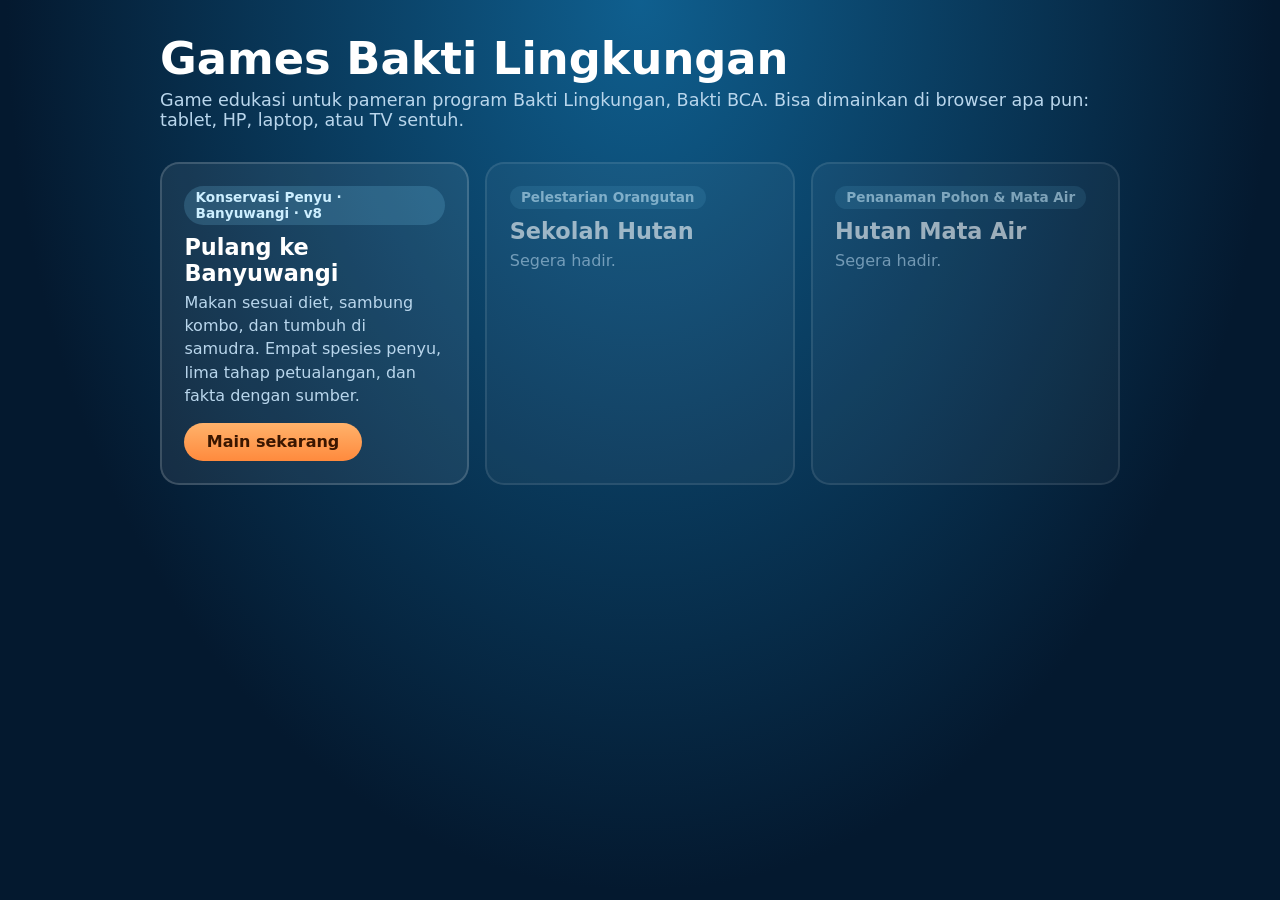
<file: index.html>
<!doctype html>
<html lang="id">
<head>
  <meta charset="utf-8">
  <meta name="viewport" content="width=device-width, initial-scale=1">
  <title>Games Bakti Lingkungan</title>
  <meta name="description" content="Kumpulan game edukasi untuk program Bakti Lingkungan Bakti BCA.">
  <link rel="icon" href="games/penyu/icon.svg" type="image/svg+xml">
  <style>
    :root { --bg: #04192f; --card: rgba(255,255,255,0.07); --line: rgba(255,255,255,0.16); --text: #fff; --muted: #b9d6ec; --accent: #ff8a3d; }
    * { box-sizing: border-box; }
    body { margin: 0; min-height: 100vh; background: radial-gradient(ellipse at top, #0f5f8f, var(--bg) 70%); color: var(--text); font-family: "Trebuchet MS", "Segoe UI", system-ui, sans-serif; padding: 2rem 1rem; }
    main { max-width: 60rem; margin: 0 auto; }
    h1 { font-size: clamp(1.8rem, 4vw, 2.8rem); margin: 0 0 0.3rem; }
    p.lead { color: var(--muted); margin: 0 0 2rem; font-size: 1.1rem; }
    .grid { display: grid; grid-template-columns: repeat(auto-fit, minmax(16rem, 1fr)); gap: 1rem; }
    .card { display: block; background: var(--card); border: 2px solid var(--line); border-radius: 1.2rem; padding: 1.4rem; color: inherit; text-decoration: none; }
    a.card:hover { border-color: var(--accent); }
    .card h2 { margin: 0.6rem 0 0.3rem; font-size: 1.4rem; }
    .card p { color: var(--muted); margin: 0; line-height: 1.45; }
    .tag { display: inline-block; font-size: 0.85rem; font-weight: 700; padding: 0.2rem 0.7rem; border-radius: 999px; background: rgba(127,216,255,0.18); color: #cdefff; }
    .soon { opacity: 0.6; }
    .play { display: inline-block; margin-top: 1rem; background: linear-gradient(180deg, #ffb26b, var(--accent)); color: #3a1600; font-weight: 800; padding: 0.6rem 1.4rem; border-radius: 999px; }
  </style>
</head>
<body>
  <main>
    <h1>Games Bakti Lingkungan</h1>
    <p class="lead">Game edukasi untuk pameran program Bakti Lingkungan, Bakti BCA. Bisa dimainkan di browser apa pun: tablet, HP, laptop, atau TV sentuh.</p>
    <div class="grid">
      <a class="card" href="games/penyu/">
        <span class="tag">Konservasi Penyu · Banyuwangi · v8</span>
        <h2>Pulang ke Banyuwangi</h2>
        <p>Makan sesuai diet, sambung kombo, dan tumbuh di samudra. Empat spesies penyu, lima tahap petualangan, dan fakta dengan sumber.</p>
        <span class="play">Main sekarang</span>
      </a>
      <div class="card soon">
        <span class="tag">Pelestarian Orangutan</span>
        <h2>Sekolah Hutan</h2>
        <p>Segera hadir.</p>
      </div>
      <div class="card soon">
        <span class="tag">Penanaman Pohon &amp; Mata Air</span>
        <h2>Hutan Mata Air</h2>
        <p>Segera hadir.</p>
      </div>
    </div>
  </main>
</body>
</html>
</file>
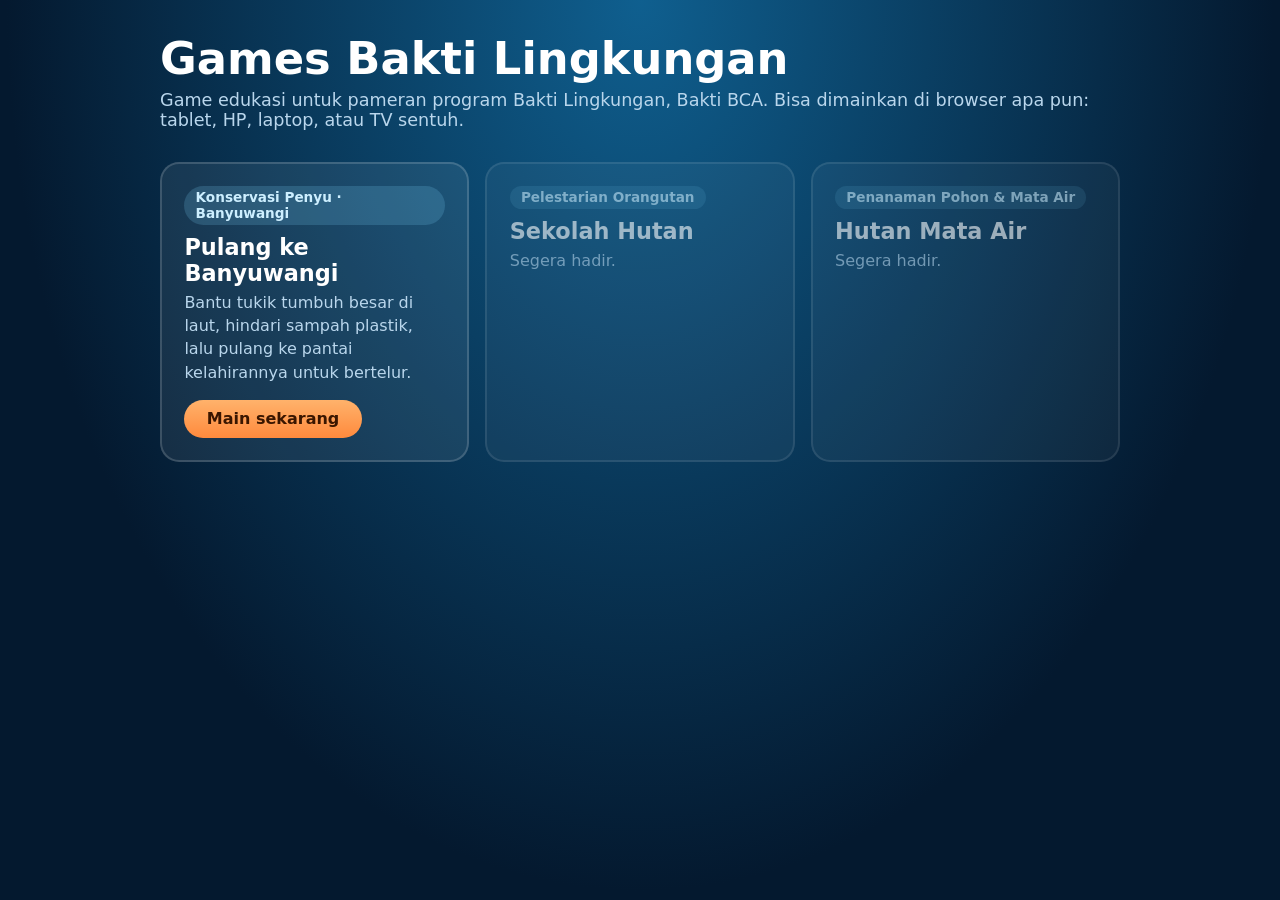
<file: versi-1-original/index.html>
<!doctype html>
<html lang="id">
<head>
  <meta charset="utf-8">
  <meta name="viewport" content="width=device-width, initial-scale=1">
  <title>Games Bakti Lingkungan</title>
  <meta name="description" content="Kumpulan game edukasi untuk program Bakti Lingkungan Bakti BCA.">
  <link rel="icon" href="games/penyu/icon.svg" type="image/svg+xml">
  <style>
    :root { --bg: #04192f; --card: rgba(255,255,255,0.07); --line: rgba(255,255,255,0.16); --text: #fff; --muted: #b9d6ec; --accent: #ff8a3d; }
    * { box-sizing: border-box; }
    body { margin: 0; min-height: 100vh; background: radial-gradient(ellipse at top, #0f5f8f, var(--bg) 70%); color: var(--text); font-family: "Trebuchet MS", "Segoe UI", system-ui, sans-serif; padding: 2rem 1rem; }
    main { max-width: 60rem; margin: 0 auto; }
    h1 { font-size: clamp(1.8rem, 4vw, 2.8rem); margin: 0 0 0.3rem; }
    p.lead { color: var(--muted); margin: 0 0 2rem; font-size: 1.1rem; }
    .grid { display: grid; grid-template-columns: repeat(auto-fit, minmax(16rem, 1fr)); gap: 1rem; }
    .card { display: block; background: var(--card); border: 2px solid var(--line); border-radius: 1.2rem; padding: 1.4rem; color: inherit; text-decoration: none; }
    a.card:hover { border-color: var(--accent); }
    .card h2 { margin: 0.6rem 0 0.3rem; font-size: 1.4rem; }
    .card p { color: var(--muted); margin: 0; line-height: 1.45; }
    .tag { display: inline-block; font-size: 0.85rem; font-weight: 700; padding: 0.2rem 0.7rem; border-radius: 999px; background: rgba(127,216,255,0.18); color: #cdefff; }
    .soon { opacity: 0.6; }
    .play { display: inline-block; margin-top: 1rem; background: linear-gradient(180deg, #ffb26b, var(--accent)); color: #3a1600; font-weight: 800; padding: 0.6rem 1.4rem; border-radius: 999px; }
  </style>
</head>
<body>
  <main>
    <h1>Games Bakti Lingkungan</h1>
    <p class="lead">Game edukasi untuk pameran program Bakti Lingkungan, Bakti BCA. Bisa dimainkan di browser apa pun: tablet, HP, laptop, atau TV sentuh.</p>
    <div class="grid">
      <a class="card" href="games/penyu/">
        <span class="tag">Konservasi Penyu · Banyuwangi</span>
        <h2>Pulang ke Banyuwangi</h2>
        <p>Bantu tukik tumbuh besar di laut, hindari sampah plastik, lalu pulang ke pantai kelahirannya untuk bertelur.</p>
        <span class="play">Main sekarang</span>
      </a>
      <div class="card soon">
        <span class="tag">Pelestarian Orangutan</span>
        <h2>Sekolah Hutan</h2>
        <p>Segera hadir.</p>
      </div>
      <div class="card soon">
        <span class="tag">Penanaman Pohon &amp; Mata Air</span>
        <h2>Hutan Mata Air</h2>
        <p>Segera hadir.</p>
      </div>
    </div>
  </main>
</body>
</html>
</file>
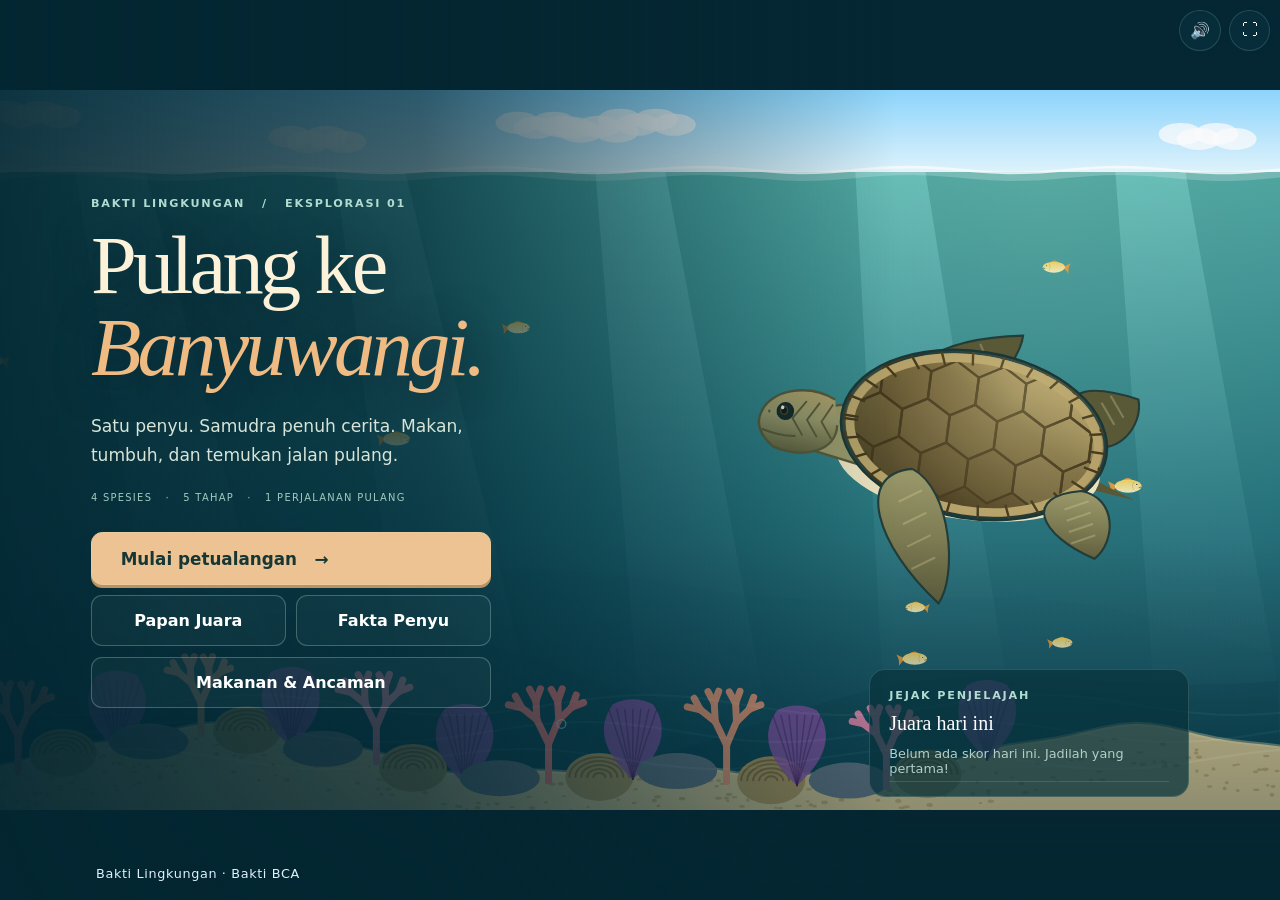
<file: games/penyu/index.html>
<!doctype html>
<html lang="id">
<head>
  <meta charset="utf-8">
  <meta name="viewport" content="width=device-width, initial-scale=1, maximum-scale=1, user-scalable=no, viewport-fit=cover">
  <title>Pulang ke Banyuwangi</title>
  <meta name="description" content="Game edukasi konservasi penyu Banyuwangi. Bakti Lingkungan, Bakti BCA.">
  <meta name="theme-color" content="#0a3f6b">
  <meta name="apple-mobile-web-app-capable" content="yes">
  <meta name="mobile-web-app-capable" content="yes">
  <link rel="manifest" href="manifest.webmanifest">
  <link rel="icon" href="icon.svg" type="image/svg+xml">
  <link rel="stylesheet" href="style.css">
</head>
<body>
  <!-- Area permainan 1280x720, diskalakan menyesuaikan layar -->
  <div id="stage">
    <canvas id="game" width="1280" height="720" aria-label="Area permainan"></canvas>
  </div>

  <!-- Tombol pojok -->
  <div id="corner">
    <button id="btnSound" class="icon-btn" aria-label="Suara">🔊</button>
    <button id="btnFull" class="icon-btn" aria-label="Layar penuh">⛶</button>
    <button id="btnMenu" class="icon-btn hidden" aria-label="Kembali ke menu utama" title="Kembali ke menu utama">Menu</button>
    <button id="btnPause" class="icon-btn hidden" aria-label="Jeda">❚❚</button>
  </div>

  <div id="ui">
    <!-- JUDUL -->
    <section id="scrTitle" class="screen">
      <div class="title-wrap">
        <div class="title-main">
          <div class="chip">BAKTI LINGKUNGAN &nbsp; / &nbsp; EKSPLORASI 01</div>
          <h1 id="titleText">Pulang ke Banyuwangi</h1>
          <p id="subtitleText" class="lead"></p>
          <p class="title-meta">4 SPESIES &nbsp; · &nbsp; 5 TAHAP &nbsp; · &nbsp; 1 PERJALANAN PULANG</p><div class="btn-col">
            <button class="btn primary big" data-go="species">Mulai petualangan &nbsp; →</button>
            <button class="btn" data-go="board">Papan Juara</button>
            <button class="btn" data-go="facts">Fakta Penyu</button>
            <button class="btn" data-go="guide">Makanan &amp; Ancaman</button>
          </div>
        </div>
        <aside class="title-board panel-soft">
          <div class="chip tiny">JEJAK PENJELAJAH</div><h3>Juara hari ini</h3>
          <ol id="titleTop" class="mini-board"></ol>
        </aside>
      </div>
      <footer class="title-foot"><span id="programLabel" class="program-label" title="Tahan untuk menu operator"></span></footer>
    </section>

    <!-- PILIH PENYU -->
    <section id="scrSpecies" class="screen hidden">
      <div class="panel wide">
        <h2>Pilih Penyumu</h2>
        <p class="muted">Empat spesies yang tercatat bertelur di Banyuwangi. Setiap penyu punya makanan dan perjalanan berbeda.</p>
        <div id="speciesCards" class="cards four"></div><p class="tiny muted">Status IUCN global; kondisi populasi lokal dapat berbeda. <a class="source-inline" href="https://www.iucn-mtsg.org/statuses" target="_blank" rel="noopener noreferrer">Lihat sumber IUCN ↗</a></p>
        <div class="btn-row">
          <button class="btn" data-go="title">Kembali</button>
          <button id="btnSpeciesNext" class="btn primary" disabled>Lanjut</button>
        </div>
      </div>
    </section>

    <!-- PILIH CARA MENETAS -->
    <section id="scrHatch" class="screen hidden">
      <div class="panel wide">
        <h2>Awal perjalananmu</h2>
        <p class="muted">Pilih tantangan permainan. Mode ini tidak membandingkan keberhasilan metode konservasi di alam.</p>
        <div id="hatchCards" class="cards three"></div>
        <p id="hatchNote" class="note"></p>
        <div class="btn-row">
          <button class="btn" data-go="species">Kembali</button>
          <button id="btnHatchStart" class="btn primary" disabled>Mulai!</button>
        </div>
      </div>
    </section>

    <!-- KARTU TAHAP -->
    <section id="scrCard" class="screen hidden dim">
      <div class="panel card-stage">
        <div class="chip" id="cardLabel"></div>
        <h2 id="cardName"></h2>
        <p id="cardPlace" class="muted"></p>
        <p id="cardText" class="lead-sm"></p>
        <ul id="cardTips" class="tips"></ul>
        <div class="fact-box"><b>Tahukah kamu?</b><span id="cardFact"></span><a id="cardSource" class="source-link" target="_blank" rel="noopener noreferrer">Sumber biologi · NOAA ↗</a></div>
        <div class="btn-row center">
          <button id="btnCardGo" class="btn primary big">Lanjut</button>
        </div>
      </div>
    </section>

    <!-- JEDA -->
    <section id="scrPause" class="screen hidden dim">
      <div class="panel small">
        <h2>Permainan Dijeda</h2>
        <div class="btn-col">
          <button id="btnResume" class="btn primary big">Lanjut Main</button>
          <button id="btnQuit" class="btn">Keluar ke Menu</button>
        </div>
      </div>
    </section>

    <!-- PERJALANAN BERAKHIR -->
    <section id="scrOver" class="screen hidden dim">
      <div class="panel small center-text">
        <h2>Perjalanan Berakhir</h2>
        <p id="overReason" class="lead-sm"></p>
        <div class="fact-box"><b>Tahukah kamu?</b><span>Tukik menghadapi banyak ancaman sebelum dewasa. Peluang hidup berbeda antarspesies dan populasi; menjaga habitat membantu mereka bertahan.</span></div>
        <div class="btn-row center"><button id="btnOverNext" class="btn primary big">Lanjut ke Kuis</button></div>
      </div>
    </section>

    <!-- KUIS -->
    <section id="scrQuiz" class="screen hidden dim">
      <div class="panel quiz">
        <div class="chip" id="quizCount"></div>
        <h2 id="quizQ"></h2>
        <div id="quizOpts" class="quiz-opts"></div>
        <p id="quizFeedback" class="feedback"></p>
        <div class="btn-row center"><button id="btnQuizSkip" class="btn">Lewati kuis</button></div>
      </div>
    </section>

    <!-- HASIL & NAMA -->
    <section id="scrResult" class="screen hidden dim">
      <div class="panel wide result">
        <div class="result-left">
          <h2 id="resultTitle">Hasil Perjalanan</h2>
          <table id="resultTable" class="score-table"></table>
        </div>
        <div class="result-right">
          <h3>Tulis nama panggilanmu</h3>
          <div id="nameBox" class="name-box"><span id="nameText"></span><span class="caret"></span></div>
          <p class="muted tiny">Cukup nama panggilan, tanpa data pribadi.</p>
          <div id="keyboard" class="keyboard"></div>
          <div class="btn-row center">
            <button id="btnSave" class="btn primary big">Simpan Skor</button>
          </div>
        </div>
      </div>
    </section>

    <!-- PAPAN JUARA -->
    <section id="scrBoard" class="screen hidden dim">
      <div class="panel board">
        <h2>Papan Juara</h2>
        <div class="tabs">
          <button class="tab active" data-mode="hari">Hari Ini</button>
          <button class="tab" data-mode="semua">Sepanjang Pameran</button>
        </div>
        <table id="boardTable" class="board-table"></table>
        <p id="boardMine" class="muted center-text"></p>
        <div class="btn-row center"><button id="btnBoardNext" class="btn primary big">Lanjut</button></div>
      </div>
    </section>

    <!-- AJAKAN BAKTI BCA -->
    <section id="scrCta" class="screen hidden dim">
      <div class="panel wide cta">
        <div class="cta-left">
          <div class="chip">Bakti Lingkungan · Bakti BCA</div>
          <h2 id="ctaTitle"></h2>
          <div id="ctaParas"></div>
          <div id="ctaStats" class="stats"></div>
          <p id="ctaClose" class="cta-close"></p>
        </div>
        <div class="cta-right">
          <div id="ctaQr" class="qr"></div>
          <p id="ctaQrLabel" class="tiny center-text"></p>
          <h3 id="ctaActTitle"></h3>
          <ul id="ctaActs" class="acts"></ul>
          <p id="ctaBooth" class="booth hidden"></p>
          <p id="ctaTag" class="tag"></p>
        </div>
        <div class="btn-row center full"><button id="btnCtaDone" class="btn primary big">Selesai</button></div>
      </div>
    </section>

    <!-- FAKTA -->
    <section id="scrFacts" class="screen hidden dim">
      <div class="panel wide">
        <div class="chip">CATATAN SAMUDRA</div><h2>Kenali yang kamu jaga.</h2><p class="muted">Diperiksa 6 November 2026. Ketuk sumber di setiap kartu untuk membaca lebih lanjut.</p>
        <div id="factList" class="fact-list"></div>
        <div class="btn-row center"><button class="btn primary" data-go="title">Kembali</button></div>
      </div>
    </section>

    <!-- PANDUAN -->
    <section id="scrGuide" class="screen hidden dim">
      <div class="panel wide">
        <h2>Makanan &amp; Ancaman</h2>
        <p class="muted">Makanan yang sesuai spesies dan tahap memberi +5. Sampah di laut mengurangi 4 poin dan melukai penyu.</p>
        <h3>Makanan tiap penyu</h3>
        <div id="dietGuide" class="cards four"></div>
        <h3>Ancaman dalam game</h3>
        <ul class="tips">
          <li><b>Pantai awal:</b> kepiting hantu, burung, dan lampu daratan pada mode Alami.</li>
          <li><b>Laut:</b> ikan besar, barakuda, hiu macan, pemburu ilegal, jaring hantu, baling-baling kapal, dan kehabisan napas.</li>
          <li><b>Sampah laut:</b> kantong, botol, sedotan, tutup botol, kaleng, tali, plastik robek, dan serpihan plastik. Plastik robek bisa menyerupai ubur-ubur.</li>
          <li><b>Pantai bertelur:</b> tumpukan sampah menghalangi jalan. Lewati lewat jalur tengah.</li>
        </ul>
        <div class="btn-row center"><button class="btn primary" data-go="title">Kembali ke Menu</button></div>
      </div>
    </section>

    <!-- OPERATOR -->
    <section id="scrOp" class="screen hidden dim">
      <div class="panel">
        <h2>Menu Operator</h2>
        <div class="op-grid">
          <label class="toggle"><input type="checkbox" id="opQuick"> Mode Cepat (sesi ±3 menit)</label>
          <label class="toggle"><input type="checkbox" id="opMute"> Matikan suara</label>
        </div>
        <h3>Statistik perangkat ini</h3>
        <div id="opStats" class="op-stats"></div>
        <div class="btn-row wrap">
          <button id="opCsv" class="btn">Unduh papan juara (CSV)</button>
          <button id="opResetToday" class="btn">Reset papan hari ini</button>
          <button id="opResetAll" class="btn danger">Reset semua papan</button>
          <button id="opResetStats" class="btn danger">Reset statistik</button>
          <button class="btn primary" data-go="title">Tutup</button>
        </div>
      </div>
    </section>
  </div>

  <button id="btnDash" aria-label="Melesat, jeda tiga detik">➤ <span>Melesat</span></button>
  <div id="rotate" class="hidden">
    <div>
      <div class="rotate-icon">📱↻</div>
      <p>Putar perangkat ke posisi mendatar agar lebih nyaman dimainkan.</p>
      <button id="btnRotateOk" class="btn">Tetap main</button>
    </div>
  </div>

  <script src="js/data.js"></script>
  <script src="js/qr.js"></script>
  <script src="js/art.js"></script>
  <script src="js/audio.js"></script>
  <script src="js/storage.js"></script>
  <script src="js/game.js"></script>
  <script src="js/ui.js"></script>
</body>
</html>
</file>
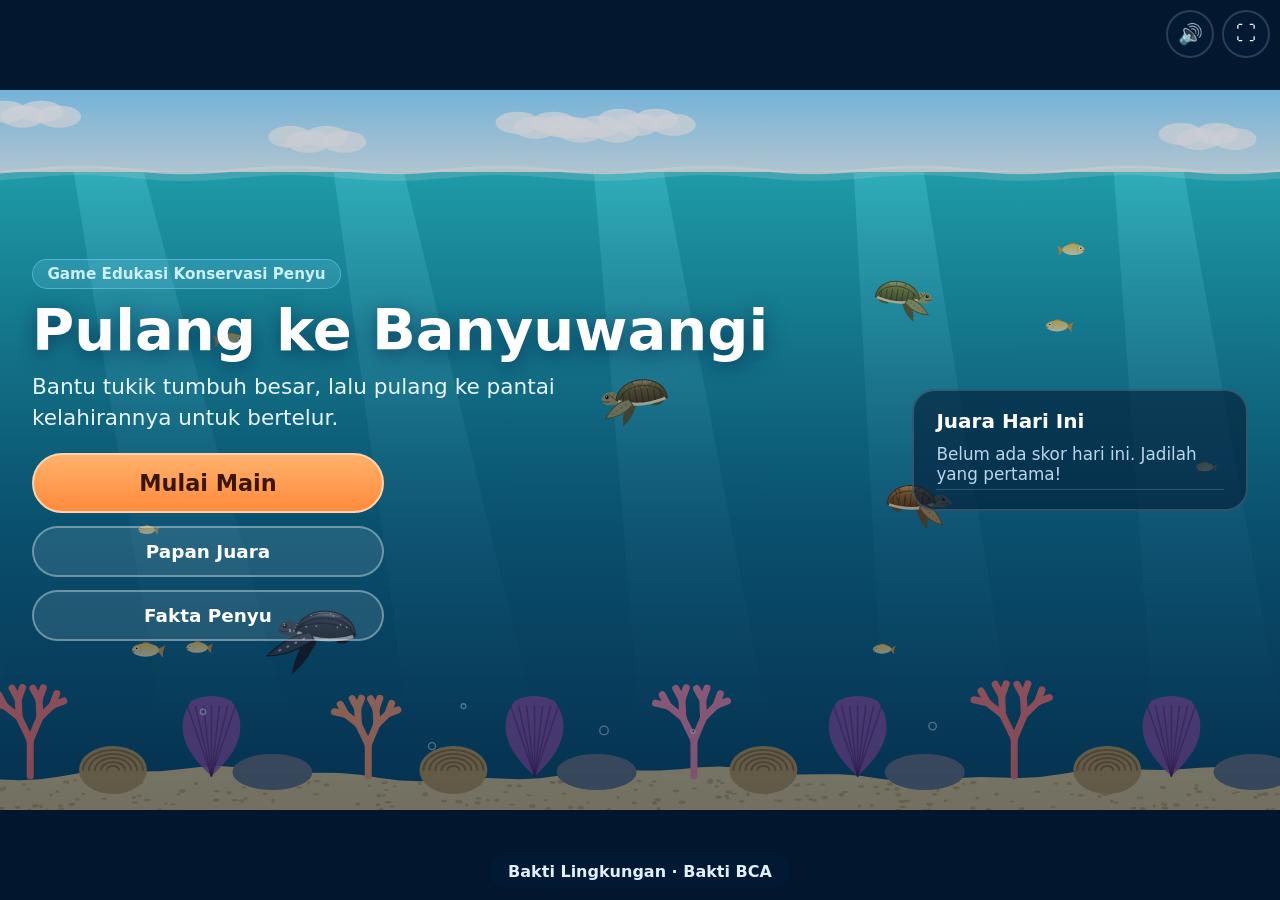
<file: versi-1-original/games/penyu/index.html>
<!doctype html>
<html lang="id">
<head>
  <meta charset="utf-8">
  <meta name="viewport" content="width=device-width, initial-scale=1, maximum-scale=1, user-scalable=no, viewport-fit=cover">
  <title>Pulang ke Banyuwangi</title>
  <meta name="description" content="Game edukasi konservasi penyu Banyuwangi. Bakti Lingkungan, Bakti BCA.">
  <meta name="theme-color" content="#0a3f6b">
  <meta name="apple-mobile-web-app-capable" content="yes">
  <meta name="mobile-web-app-capable" content="yes">
  <link rel="manifest" href="manifest.webmanifest">
  <link rel="icon" href="icon.svg" type="image/svg+xml">
  <link rel="stylesheet" href="style.css">
</head>
<body>
  <!-- Area permainan 1280x720, diskalakan menyesuaikan layar -->
  <div id="stage">
    <canvas id="game" width="1280" height="720" aria-label="Area permainan"></canvas>
  </div>

  <!-- Tombol pojok -->
  <div id="corner">
    <button id="btnSound" class="icon-btn" aria-label="Suara">🔊</button>
    <button id="btnFull" class="icon-btn" aria-label="Layar penuh">⛶</button>
    <button id="btnPause" class="icon-btn hidden" aria-label="Jeda">❚❚</button>
  </div>

  <div id="ui">
    <!-- JUDUL -->
    <section id="scrTitle" class="screen">
      <div class="title-wrap">
        <div class="title-main">
          <div class="chip">Game Edukasi Konservasi Penyu</div>
          <h1 id="titleText">Pulang ke Banyuwangi</h1>
          <p id="subtitleText" class="lead"></p>
          <div class="btn-col">
            <button class="btn primary big" data-go="species">Mulai Main</button>
            <button class="btn" data-go="board">Papan Juara</button>
            <button class="btn" data-go="facts">Fakta Penyu</button>
          </div>
        </div>
        <aside class="title-board panel-soft">
          <h3>Juara Hari Ini</h3>
          <ol id="titleTop" class="mini-board"></ol>
        </aside>
      </div>
      <footer class="title-foot"><span id="programLabel" class="program-label" title="Tahan untuk menu operator"></span></footer>
    </section>

    <!-- PILIH PENYU -->
    <section id="scrSpecies" class="screen hidden">
      <div class="panel wide">
        <h2>Pilih Penyumu</h2>
        <p class="muted">Keempat penyu ini bertelur di pantai-pantai Banyuwangi.</p>
        <div id="speciesCards" class="cards four"></div>
        <div class="btn-row">
          <button class="btn" data-go="title">Kembali</button>
          <button id="btnSpeciesNext" class="btn primary" disabled>Lanjut</button>
        </div>
      </div>
    </section>

    <!-- PILIH CARA MENETAS -->
    <section id="scrHatch" class="screen hidden">
      <div class="panel wide">
        <h2>Pilih Cara Menetas</h2>
        <p class="muted">Cara menetas menentukan tingkat kesulitan permainan.</p>
        <div id="hatchCards" class="cards three"></div>
        <p id="hatchNote" class="note"></p>
        <div class="btn-row">
          <button class="btn" data-go="species">Kembali</button>
          <button id="btnHatchStart" class="btn primary" disabled>Mulai!</button>
        </div>
      </div>
    </section>

    <!-- KARTU TAHAP -->
    <section id="scrCard" class="screen hidden dim">
      <div class="panel card-stage">
        <div class="chip" id="cardLabel"></div>
        <h2 id="cardName"></h2>
        <p id="cardPlace" class="muted"></p>
        <p id="cardText" class="lead-sm"></p>
        <ul id="cardTips" class="tips"></ul>
        <div class="fact-box"><b>Tahukah kamu?</b><span id="cardFact"></span></div>
        <div class="btn-row center">
          <button id="btnCardGo" class="btn primary big">Lanjut</button>
        </div>
      </div>
    </section>

    <!-- JEDA -->
    <section id="scrPause" class="screen hidden dim">
      <div class="panel small">
        <h2>Permainan Dijeda</h2>
        <div class="btn-col">
          <button id="btnResume" class="btn primary big">Lanjut Main</button>
          <button id="btnQuit" class="btn">Keluar ke Menu</button>
        </div>
      </div>
    </section>

    <!-- PERJALANAN BERAKHIR -->
    <section id="scrOver" class="screen hidden dim">
      <div class="panel small center-text">
        <h2>Perjalanan Berakhir</h2>
        <p id="overReason" class="lead-sm"></p>
        <div class="fact-box"><b>Tahukah kamu?</b><span>Di alam, diperkirakan hanya sekitar 1 dari 1.000 tukik yang bertahan hingga dewasa. Itulah sebabnya setiap tukik sangat berharga.</span></div>
        <div class="btn-row center"><button id="btnOverNext" class="btn primary big">Lanjut ke Kuis</button></div>
      </div>
    </section>

    <!-- KUIS -->
    <section id="scrQuiz" class="screen hidden dim">
      <div class="panel quiz">
        <div class="chip" id="quizCount"></div>
        <h2 id="quizQ"></h2>
        <div id="quizOpts" class="quiz-opts"></div>
        <p id="quizFeedback" class="feedback"></p>
        <div class="btn-row center"><button id="btnQuizSkip" class="btn">Lewati kuis</button></div>
      </div>
    </section>

    <!-- HASIL & NAMA -->
    <section id="scrResult" class="screen hidden dim">
      <div class="panel wide result">
        <div class="result-left">
          <h2 id="resultTitle">Hasil Perjalanan</h2>
          <table id="resultTable" class="score-table"></table>
        </div>
        <div class="result-right">
          <h3>Tulis nama panggilanmu</h3>
          <div id="nameBox" class="name-box"><span id="nameText"></span><span class="caret"></span></div>
          <p class="muted tiny">Cukup nama panggilan, tanpa data pribadi.</p>
          <div id="keyboard" class="keyboard"></div>
          <div class="btn-row center">
            <button id="btnSave" class="btn primary big">Simpan Skor</button>
          </div>
        </div>
      </div>
    </section>

    <!-- PAPAN JUARA -->
    <section id="scrBoard" class="screen hidden dim">
      <div class="panel board">
        <h2>Papan Juara</h2>
        <div class="tabs">
          <button class="tab active" data-mode="hari">Hari Ini</button>
          <button class="tab" data-mode="semua">Sepanjang Pameran</button>
        </div>
        <table id="boardTable" class="board-table"></table>
        <p id="boardMine" class="muted center-text"></p>
        <div class="btn-row center"><button id="btnBoardNext" class="btn primary big">Lanjut</button></div>
      </div>
    </section>

    <!-- AJAKAN BAKTI BCA -->
    <section id="scrCta" class="screen hidden dim">
      <div class="panel wide cta">
        <div class="cta-left">
          <div class="chip">Bakti Lingkungan · Bakti BCA</div>
          <h2 id="ctaTitle"></h2>
          <div id="ctaParas"></div>
          <div id="ctaStats" class="stats"></div>
          <p id="ctaClose" class="cta-close"></p>
        </div>
        <div class="cta-right">
          <div id="ctaQr" class="qr"></div>
          <p id="ctaQrLabel" class="tiny center-text"></p>
          <h3 id="ctaActTitle"></h3>
          <ul id="ctaActs" class="acts"></ul>
          <p id="ctaBooth" class="booth hidden"></p>
          <p id="ctaTag" class="tag"></p>
        </div>
        <div class="btn-row center full"><button id="btnCtaDone" class="btn primary big">Selesai</button></div>
      </div>
    </section>

    <!-- FAKTA -->
    <section id="scrFacts" class="screen hidden dim">
      <div class="panel wide">
        <h2>Fakta Penyu</h2>
        <div id="factList" class="fact-list"></div>
        <div class="btn-row center"><button class="btn primary" data-go="title">Kembali</button></div>
      </div>
    </section>

    <!-- OPERATOR -->
    <section id="scrOp" class="screen hidden dim">
      <div class="panel">
        <h2>Menu Operator</h2>
        <div class="op-grid">
          <label class="toggle"><input type="checkbox" id="opQuick"> Mode Cepat (sesi ±3 menit)</label>
          <label class="toggle"><input type="checkbox" id="opMute"> Matikan suara</label>
        </div>
        <h3>Statistik perangkat ini</h3>
        <div id="opStats" class="op-stats"></div>
        <div class="btn-row wrap">
          <button id="opCsv" class="btn">Unduh papan juara (CSV)</button>
          <button id="opResetToday" class="btn">Reset papan hari ini</button>
          <button id="opResetAll" class="btn danger">Reset semua papan</button>
          <button id="opResetStats" class="btn danger">Reset statistik</button>
          <button class="btn primary" data-go="title">Tutup</button>
        </div>
      </div>
    </section>
  </div>

  <div id="rotate" class="hidden">
    <div>
      <div class="rotate-icon">📱↻</div>
      <p>Putar perangkat ke posisi mendatar agar lebih nyaman dimainkan.</p>
      <button id="btnRotateOk" class="btn">Tetap main</button>
    </div>
  </div>

  <script src="js/data.js"></script>
  <script src="js/qr.js"></script>
  <script src="js/art.js"></script>
  <script src="js/audio.js"></script>
  <script src="js/storage.js"></script>
  <script src="js/game.js"></script>
  <script src="js/ui.js"></script>
</body>
</html>
</file>
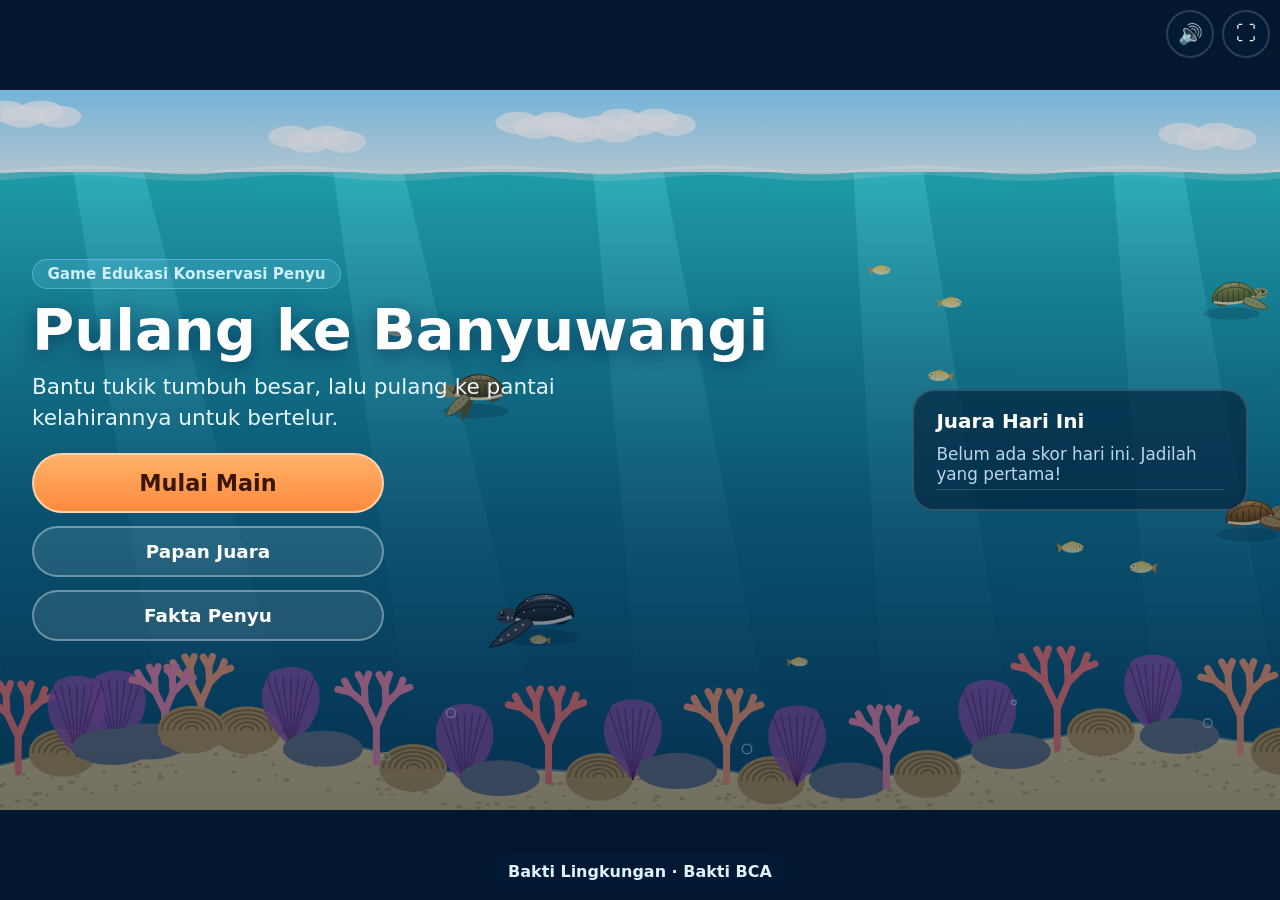
<file: pulang-ke-banyuwangi-v2.html>
<!doctype html>
<html lang="id">
<head>
  <meta charset="utf-8">
  <meta name="viewport" content="width=device-width, initial-scale=1, maximum-scale=1, user-scalable=no, viewport-fit=cover">
  <title>Pulang ke Banyuwangi</title>
  <meta name="description" content="Game edukasi konservasi penyu Banyuwangi. Bakti Lingkungan, Bakti BCA.">
  <meta name="theme-color" content="#0a3f6b">
  <meta name="apple-mobile-web-app-capable" content="yes">
  <meta name="mobile-web-app-capable" content="yes">
  <link rel="icon" href="[data-uri]" type="image/svg+xml">
  <style>
:root {
  --navy: #062a4f;
  --navy-2: #0a3f6b;
  --panel: rgba(4, 28, 56, 0.9);
  --panel-soft: rgba(4, 28, 56, 0.62);
  --line: rgba(255, 255, 255, 0.16);
  --text: #ffffff;
  --muted: #b9d6ec;
  --accent: #ff8a3d;
  --accent-2: #ffb26b;
  --good: #3ecf8e;
  --bad: #ff5d73;
  --sand: #f3e2b0;
  --mudah: #2fbf71;
  --sedang: #f0a92b;
  --sulit: #e5484d;
}

* { box-sizing: border-box; }

html {
  font-size: clamp(12px, min(1.25vw, 2.2vh), 22px);
}

html, body {
  margin: 0;
  height: 100%;
  overflow: hidden;
  background: #04192f;
  color: var(--text);
  font-family: "Trebuchet MS", "Segoe UI", system-ui, -apple-system, Roboto, sans-serif;
  -webkit-tap-highlight-color: transparent;
  -webkit-user-select: none;
  user-select: none;
  touch-action: manipulation;
}

#stage {
  position: absolute;
  left: 0;
  top: 0;
  width: 1280px;
  height: 720px;
  transform-origin: 0 0;
}

#game {
  display: block;
  width: 1280px;
  height: 720px;
  background: #0a3f6b;
  touch-action: none;
}

.hidden { display: none !important; }

/* ---------- Tombol pojok ---------- */
#corner {
  position: fixed;
  top: max(0.6rem, env(safe-area-inset-top));
  right: max(0.6rem, env(safe-area-inset-right));
  display: flex;
  gap: 0.5rem;
  z-index: 30;
}

.icon-btn {
  width: 3rem;
  height: 3rem;
  border-radius: 50%;
  border: 2px solid var(--line);
  background: var(--panel-soft);
  color: #fff;
  font-size: 1.25rem;
  cursor: pointer;
  display: grid;
  place-items: center;
  padding: 0;
}

.icon-btn:active { transform: scale(0.94); }

/* ---------- Lapisan UI ---------- */
#ui {
  position: fixed;
  inset: 0;
  z-index: 20;
  pointer-events: none;
}

.screen {
  position: absolute;
  inset: 0;
  display: flex;
  align-items: center;
  justify-content: center;
  padding: 1rem 1rem;
  pointer-events: auto;
  overflow: auto;
  touch-action: pan-y;
  -webkit-overflow-scrolling: touch;
}

.screen.dim { background: rgba(2, 16, 34, 0.55); }

.panel {
  background: var(--panel);
  border: 2px solid var(--line);
  border-radius: 1.6rem;
  padding: 1.6rem 2rem;
  max-width: 52rem;
  width: 100%;
  max-height: 100%;
  overflow: auto;
  box-shadow: 0 1.2rem 3rem rgba(0, 0, 0, 0.35);
  -webkit-backdrop-filter: blur(6px);
  backdrop-filter: blur(6px);
}

.panel.wide { max-width: 76rem; }
.panel.small { max-width: 34rem; }
.panel-soft {
  background: var(--panel-soft);
  border: 2px solid var(--line);
  border-radius: 1.4rem;
}

h1, h2, h3 { margin: 0 0 0.4rem; line-height: 1.15; }
h1 { font-size: 3.6rem; text-shadow: 0 0.3rem 1.2rem rgba(0, 30, 70, 0.6); }
h2 { font-size: 2rem; }
h3 { font-size: 1.25rem; }
p { margin: 0.3rem 0 0.6rem; line-height: 1.45; }

.lead { font-size: 1.35rem; color: #e7f5ff; max-width: 36rem; }
.lead-sm { font-size: 1.15rem; }
.muted { color: var(--muted); }
.tiny { font-size: 0.85rem; }
.note { color: var(--muted); font-size: 0.95rem; text-align: center; margin-top: 0.8rem; }
.center-text { text-align: center; }

.chip {
  display: inline-block;
  padding: 0.3rem 0.9rem;
  border-radius: 999px;
  background: rgba(127, 216, 255, 0.18);
  border: 1px solid rgba(127, 216, 255, 0.45);
  color: #cdefff;
  font-weight: 700;
  font-size: 0.95rem;
  margin-bottom: 0.6rem;
}

/* ---------- Tombol ---------- */
.btn {
  appearance: none;
  border: 2px solid rgba(255, 255, 255, 0.35);
  background: rgba(255, 255, 255, 0.1);
  color: #fff;
  font: inherit;
  font-weight: 800;
  font-size: 1.15rem;
  padding: 0.8rem 1.6rem;
  border-radius: 999px;
  cursor: pointer;
  min-height: 3.2rem;
  transition: transform 0.08s ease, background 0.15s ease;
}

.btn:hover { background: rgba(255, 255, 255, 0.18); }
.btn:active { transform: scale(0.96); }
.btn:disabled { opacity: 0.4; cursor: default; transform: none; }
.btn.primary {
  background: linear-gradient(180deg, var(--accent-2), var(--accent));
  border-color: #ffd2a8;
  color: #3a1600;
}
.btn.primary:hover { filter: brightness(1.06); }
.btn.big { font-size: 1.4rem; padding: 0.95rem 2.4rem; }
.btn.danger { border-color: rgba(255, 93, 115, 0.7); color: #ffc1ca; }

.btn-col { display: flex; flex-direction: column; gap: 0.8rem; align-items: stretch; max-width: 22rem; margin-top: 1.2rem; }
.btn-row { display: flex; gap: 0.8rem; justify-content: space-between; margin-top: 1.2rem; }
.btn-row.center { justify-content: center; }
.btn-row.wrap { flex-wrap: wrap; justify-content: flex-start; }
.btn-row.full { grid-column: 1 / -1; }

/* ---------- Judul ---------- */
#scrTitle { flex-direction: column; background: linear-gradient(180deg, rgba(2, 20, 45, 0.15), rgba(2, 20, 45, 0.55)); }
.title-wrap { display: flex; gap: 2.5rem; align-items: center; justify-content: center; width: 100%; max-width: 76rem; }
.title-main { flex: 1 1 auto; }
.title-board { width: 21rem; padding: 1.2rem 1.4rem; flex: 0 0 auto; }
.mini-board { margin: 0.4rem 0 0; padding-left: 1.6rem; font-size: 1.05rem; }
.mini-board li { padding: 0.3rem 0; border-bottom: 1px solid var(--line); display: list-item; }
.mini-board li span { float: right; font-weight: 800; color: var(--accent-2); }
.mini-board .empty { list-style: none; margin-left: -1.6rem; color: var(--muted); }
.title-foot { position: absolute; bottom: max(0.8rem, env(safe-area-inset-bottom)); left: 0; right: 0; text-align: center; }
.program-label { display: inline-block; padding: 0.4rem 1.2rem; border-radius: 999px; background: var(--panel-soft); color: #dff1ff; font-weight: 700; font-size: 1rem; }

/* ---------- Kartu pilihan ---------- */
.cards { display: grid; gap: 1rem; margin-top: 1rem; }
.cards.four { grid-template-columns: repeat(4, minmax(0, 1fr)); }
.cards.three { grid-template-columns: repeat(3, minmax(0, 1fr)); }
.pick {
  text-align: left;
  font: inherit;
  color: #fff;
  background: rgba(255, 255, 255, 0.06);
  border: 3px solid rgba(255, 255, 255, 0.14);
  border-radius: 1.2rem;
  padding: 0.8rem;
  cursor: pointer;
  display: flex;
  flex-direction: column;
  gap: 0.35rem;
  transition: transform 0.1s ease, border-color 0.15s ease, background 0.15s ease;
}
.pick:hover { background: rgba(255, 255, 255, 0.1); }
.pick.selected { border-color: var(--accent); background: rgba(255, 138, 61, 0.14); transform: translateY(-0.2rem); }
.pick canvas { width: 100%; height: auto; border-radius: 0.8rem; display: block; }
.pick h3 { margin: 0.2rem 0 0; font-size: 1.3rem; }
.pick .latin { font-style: italic; color: var(--muted); font-size: 0.9rem; }
.pick .row { font-size: 0.95rem; line-height: 1.35; }
.pick .row b { color: #cdefff; }
.pick .fact { font-size: 0.88rem; color: #e8f6ff; background: rgba(127, 216, 255, 0.1); border-radius: 0.6rem; padding: 0.45rem 0.6rem; margin-top: auto; }
.badge { display: inline-block; padding: 0.15rem 0.6rem; border-radius: 999px; font-weight: 800; font-size: 0.85rem; }
.iucn-CR { background: #e5484d; }
.iucn-EN { background: #f07f2b; }
.iucn-VU { background: #e3b23c; color: #2a1b00; }
.lvl { font-size: 1rem; padding: 0.25rem 0.9rem; }
.lvl-Mudah { background: var(--mudah); }
.lvl-Sedang { background: var(--sedang); color: #2a1b00; }
.lvl-Sulit { background: var(--sulit); }
.lives { letter-spacing: 0.15rem; }

/* ---------- Kartu tahap ---------- */
.card-stage { max-width: 46rem; text-align: center; }
.card-stage h2 { font-size: 2.6rem; }
.tips { list-style: none; padding: 0; margin: 0.6rem auto; max-width: 38rem; text-align: left; }
.tips li { padding: 0.45rem 0.6rem 0.45rem 2.2rem; position: relative; font-size: 1.05rem; }
.tips li::before { content: "🐢"; position: absolute; left: 0.4rem; top: 0.4rem; }
.fact-box { background: rgba(127, 216, 255, 0.12); border: 1px solid rgba(127, 216, 255, 0.35); border-radius: 1rem; padding: 0.8rem 1rem; text-align: left; margin-top: 0.6rem; font-size: 1.05rem; line-height: 1.45; }
.fact-box b { display: block; color: #9fe3ff; margin-bottom: 0.2rem; }

/* ---------- Kuis ---------- */
.quiz { max-width: 44rem; text-align: center; }
.quiz-opts { display: grid; gap: 0.7rem; margin-top: 1rem; }
.quiz-opts .btn { font-size: 1.2rem; text-align: left; border-radius: 1rem; }
.quiz-opts .btn.right { background: rgba(62, 207, 142, 0.35); border-color: var(--good); }
.quiz-opts .btn.wrong { background: rgba(255, 93, 115, 0.3); border-color: var(--bad); }
.feedback { min-height: 1.6rem; font-weight: 800; font-size: 1.15rem; }

/* ---------- Hasil ---------- */
.result { display: grid; grid-template-columns: 1fr 1fr; gap: 2rem; }
.score-table { width: 100%; border-collapse: collapse; font-size: 1.05rem; }
.score-table td { padding: 0.4rem 0.2rem; border-bottom: 1px solid var(--line); }
.score-table td:last-child { text-align: right; font-weight: 800; }
.score-table tr.sub td { color: var(--muted); }
.score-table tr.total td { font-size: 1.6rem; color: var(--accent-2); border-bottom: none; padding-top: 0.7rem; }
.name-box { font-size: 2rem; font-weight: 800; padding: 0.5rem 1rem; border-radius: 1rem; background: rgba(255, 255, 255, 0.1); border: 2px solid var(--line); min-height: 3.6rem; letter-spacing: 0.08rem; }
.caret { display: inline-block; width: 0.15rem; height: 1.8rem; background: var(--accent-2); vertical-align: middle; margin-left: 0.1rem; animation: blink 1s steps(1) infinite; }
@keyframes blink { 50% { opacity: 0; } }
.keyboard { display: grid; gap: 0.35rem; margin-top: 0.6rem; }
.kb-row { display: flex; gap: 0.35rem; justify-content: center; }
.key { flex: 1 1 0; min-width: 0; max-width: 3.2rem; height: 3rem; border-radius: 0.6rem; border: 1px solid var(--line); background: rgba(255, 255, 255, 0.12); color: #fff; font: inherit; font-weight: 800; font-size: 1.1rem; cursor: pointer; padding: 0; }
.key:active { background: rgba(255, 255, 255, 0.3); }
.key.wide { max-width: 7rem; flex-grow: 2; }

/* ---------- Papan juara ---------- */
.board { max-width: 50rem; }
.tabs { display: flex; gap: 0.5rem; margin: 0.6rem 0 0.8rem; }
.tab { flex: 1; font: inherit; font-weight: 800; font-size: 1.05rem; padding: 0.6rem; border-radius: 999px; border: 2px solid var(--line); background: transparent; color: #fff; cursor: pointer; }
.tab.active { background: rgba(127, 216, 255, 0.2); border-color: rgba(127, 216, 255, 0.6); }
.board-table { width: 100%; border-collapse: collapse; font-size: 1.05rem; }
.board-table th { text-align: left; color: var(--muted); font-size: 0.9rem; padding: 0.3rem; }
.board-table td { padding: 0.45rem 0.3rem; border-bottom: 1px solid var(--line); }
.board-table td.num { text-align: right; font-weight: 800; color: var(--accent-2); }
.board-table td.rank { width: 2.6rem; font-weight: 800; }
.board-table tr.me td { background: rgba(255, 138, 61, 0.22); }
.board-table .empty { color: var(--muted); text-align: center; padding: 1.2rem; }

/* ---------- Ajakan ---------- */
.cta { display: grid; grid-template-columns: 1.5fr 1fr; gap: 2rem; }
.cta h2 { font-size: 1.8rem; }
.cta-left p { font-size: 1.08rem; }
.stats { display: grid; grid-template-columns: repeat(3, 1fr); gap: 0.8rem; margin: 0.8rem 0; }
.stat { background: rgba(255, 255, 255, 0.08); border-radius: 1rem; padding: 0.7rem; text-align: center; }
.stat b { display: block; font-size: 1.9rem; color: var(--accent-2); }
.stat span { font-size: 0.9rem; color: var(--muted); }
.cta-close { font-weight: 800; font-size: 1.2rem; color: #fff; border-left: 0.3rem solid var(--accent); padding-left: 0.8rem; }
.qr { background: #fff; border-radius: 1rem; padding: 0.6rem; width: 11rem; height: 11rem; margin: 0 auto; }
.qr svg { width: 100%; height: 100%; display: block; }
.acts { padding-left: 1.2rem; margin: 0.4rem 0; }
.acts li { margin: 0.35rem 0; line-height: 1.35; }
.booth { background: rgba(62, 207, 142, 0.18); border: 1px solid var(--good); border-radius: 0.8rem; padding: 0.6rem 0.8rem; }
.tag { font-weight: 800; color: #9fe3ff; font-size: 1.2rem; text-align: center; }

/* ---------- Fakta ---------- */
.fact-list { display: grid; grid-template-columns: repeat(3, 1fr); gap: 0.8rem; margin-top: 0.8rem; }
.fact-item { background: rgba(255, 255, 255, 0.07); border: 1px solid var(--line); border-radius: 1rem; padding: 0.8rem 1rem; font-size: 1rem; line-height: 1.4; }
.fact-item b { color: var(--accent-2); margin-right: 0.3rem; }

/* ---------- Operator ---------- */
.op-grid { display: grid; gap: 0.6rem; margin: 0.6rem 0 1rem; }
.toggle { display: flex; align-items: center; gap: 0.6rem; font-size: 1.1rem; }
.toggle input { width: 1.4rem; height: 1.4rem; }
.op-stats { font-size: 1rem; line-height: 1.6; background: rgba(255, 255, 255, 0.06); border-radius: 0.8rem; padding: 0.8rem 1rem; }

/* ---------- Hint putar layar ---------- */
#rotate { position: fixed; inset: 0; z-index: 50; background: rgba(2, 16, 34, 0.94); display: flex; align-items: center; justify-content: center; text-align: center; padding: 2rem; }
#rotate p { font-size: 1.3rem; max-width: 22rem; }
.rotate-icon { font-size: 3.5rem; }

/* ---------- Layar sempit / pendek (HP) ---------- */
@media (max-height: 560px) {
  .screen { align-items: flex-start; padding: 0.6rem; }
  .panel { padding: 1rem 1.2rem; border-radius: 1.2rem; }
  .pick canvas { width: auto; height: 5.5rem; margin: 0 auto; }
  .title-board { display: none; }
  h1 { font-size: 2.8rem; }
  .card-stage h2 { font-size: 2rem; }
  .qr { width: 8rem; height: 8rem; }
}
@media (max-width: 760px) {
  .cards.four { grid-template-columns: repeat(2, minmax(0, 1fr)); }
  .fact-list { grid-template-columns: repeat(2, 1fr); }
  .title-board { display: none; }
  .result, .cta { grid-template-columns: 1fr; }
}
@media (max-width: 560px) {
  .cards.three { grid-template-columns: 1fr; }
  .fact-list { grid-template-columns: 1fr; }
}

</style>
</head>
<body>
  <!-- Area permainan 1280x720, diskalakan menyesuaikan layar -->
  <div id="stage">
    <canvas id="game" width="1280" height="720" aria-label="Area permainan"></canvas>
  </div>

  <!-- Tombol pojok -->
  <div id="corner">
    <button id="btnSound" class="icon-btn" aria-label="Suara">🔊</button>
    <button id="btnFull" class="icon-btn" aria-label="Layar penuh">⛶</button>
    <button id="btnPause" class="icon-btn hidden" aria-label="Jeda">❚❚</button>
  </div>

  <div id="ui">
    <!-- JUDUL -->
    <section id="scrTitle" class="screen">
      <div class="title-wrap">
        <div class="title-main">
          <div class="chip">Game Edukasi Konservasi Penyu</div>
          <h1 id="titleText">Pulang ke Banyuwangi</h1>
          <p id="subtitleText" class="lead"></p>
          <div class="btn-col">
            <button class="btn primary big" data-go="species">Mulai Main</button>
            <button class="btn" data-go="board">Papan Juara</button>
            <button class="btn" data-go="facts">Fakta Penyu</button>
          </div>
        </div>
        <aside class="title-board panel-soft">
          <h3>Juara Hari Ini</h3>
          <ol id="titleTop" class="mini-board"></ol>
        </aside>
      </div>
      <footer class="title-foot"><span id="programLabel" class="program-label" title="Tahan untuk menu operator"></span></footer>
    </section>

    <!-- PILIH PENYU -->
    <section id="scrSpecies" class="screen hidden">
      <div class="panel wide">
        <h2>Pilih Penyumu</h2>
        <p class="muted">Keempat penyu ini bertelur di pantai-pantai Banyuwangi.</p>
        <div id="speciesCards" class="cards four"></div>
        <div class="btn-row">
          <button class="btn" data-go="title">Kembali</button>
          <button id="btnSpeciesNext" class="btn primary" disabled>Lanjut</button>
        </div>
      </div>
    </section>

    <!-- PILIH CARA MENETAS -->
    <section id="scrHatch" class="screen hidden">
      <div class="panel wide">
        <h2>Pilih Cara Menetas</h2>
        <p class="muted">Cara menetas menentukan tingkat kesulitan permainan.</p>
        <div id="hatchCards" class="cards three"></div>
        <p id="hatchNote" class="note"></p>
        <div class="btn-row">
          <button class="btn" data-go="species">Kembali</button>
          <button id="btnHatchStart" class="btn primary" disabled>Mulai!</button>
        </div>
      </div>
    </section>

    <!-- KARTU TAHAP -->
    <section id="scrCard" class="screen hidden dim">
      <div class="panel card-stage">
        <div class="chip" id="cardLabel"></div>
        <h2 id="cardName"></h2>
        <p id="cardPlace" class="muted"></p>
        <p id="cardText" class="lead-sm"></p>
        <ul id="cardTips" class="tips"></ul>
        <div class="fact-box"><b>Tahukah kamu?</b><span id="cardFact"></span></div>
        <div class="btn-row center">
          <button id="btnCardGo" class="btn primary big">Lanjut</button>
        </div>
      </div>
    </section>

    <!-- JEDA -->
    <section id="scrPause" class="screen hidden dim">
      <div class="panel small">
        <h2>Permainan Dijeda</h2>
        <div class="btn-col">
          <button id="btnResume" class="btn primary big">Lanjut Main</button>
          <button id="btnQuit" class="btn">Keluar ke Menu</button>
        </div>
      </div>
    </section>

    <!-- PERJALANAN BERAKHIR -->
    <section id="scrOver" class="screen hidden dim">
      <div class="panel small center-text">
        <h2>Perjalanan Berakhir</h2>
        <p id="overReason" class="lead-sm"></p>
        <div class="fact-box"><b>Tahukah kamu?</b><span>Di alam, diperkirakan hanya sekitar 1 dari 1.000 tukik yang bertahan hingga dewasa. Itulah sebabnya setiap tukik sangat berharga.</span></div>
        <div class="btn-row center"><button id="btnOverNext" class="btn primary big">Lanjut ke Kuis</button></div>
      </div>
    </section>

    <!-- KUIS -->
    <section id="scrQuiz" class="screen hidden dim">
      <div class="panel quiz">
        <div class="chip" id="quizCount"></div>
        <h2 id="quizQ"></h2>
        <div id="quizOpts" class="quiz-opts"></div>
        <p id="quizFeedback" class="feedback"></p>
        <div class="btn-row center"><button id="btnQuizSkip" class="btn">Lewati kuis</button></div>
      </div>
    </section>

    <!-- HASIL & NAMA -->
    <section id="scrResult" class="screen hidden dim">
      <div class="panel wide result">
        <div class="result-left">
          <h2 id="resultTitle">Hasil Perjalanan</h2>
          <table id="resultTable" class="score-table"></table>
        </div>
        <div class="result-right">
          <h3>Tulis nama panggilanmu</h3>
          <div id="nameBox" class="name-box"><span id="nameText"></span><span class="caret"></span></div>
          <p class="muted tiny">Cukup nama panggilan, tanpa data pribadi.</p>
          <div id="keyboard" class="keyboard"></div>
          <div class="btn-row center">
            <button id="btnSave" class="btn primary big">Simpan Skor</button>
          </div>
        </div>
      </div>
    </section>

    <!-- PAPAN JUARA -->
    <section id="scrBoard" class="screen hidden dim">
      <div class="panel board">
        <h2>Papan Juara</h2>
        <div class="tabs">
          <button class="tab active" data-mode="hari">Hari Ini</button>
          <button class="tab" data-mode="semua">Sepanjang Pameran</button>
        </div>
        <table id="boardTable" class="board-table"></table>
        <p id="boardMine" class="muted center-text"></p>
        <div class="btn-row center"><button id="btnBoardNext" class="btn primary big">Lanjut</button></div>
      </div>
    </section>

    <!-- AJAKAN BAKTI BCA -->
    <section id="scrCta" class="screen hidden dim">
      <div class="panel wide cta">
        <div class="cta-left">
          <div class="chip">Bakti Lingkungan · Bakti BCA</div>
          <h2 id="ctaTitle"></h2>
          <div id="ctaParas"></div>
          <div id="ctaStats" class="stats"></div>
          <p id="ctaClose" class="cta-close"></p>
        </div>
        <div class="cta-right">
          <div id="ctaQr" class="qr"></div>
          <p id="ctaQrLabel" class="tiny center-text"></p>
          <h3 id="ctaActTitle"></h3>
          <ul id="ctaActs" class="acts"></ul>
          <p id="ctaBooth" class="booth hidden"></p>
          <p id="ctaTag" class="tag"></p>
        </div>
        <div class="btn-row center full"><button id="btnCtaDone" class="btn primary big">Selesai</button></div>
      </div>
    </section>

    <!-- FAKTA -->
    <section id="scrFacts" class="screen hidden dim">
      <div class="panel wide">
        <h2>Fakta Penyu</h2>
        <div id="factList" class="fact-list"></div>
        <div class="btn-row center"><button class="btn primary" data-go="title">Kembali</button></div>
      </div>
    </section>

    <!-- OPERATOR -->
    <section id="scrOp" class="screen hidden dim">
      <div class="panel">
        <h2>Menu Operator</h2>
        <div class="op-grid">
          <label class="toggle"><input type="checkbox" id="opQuick"> Mode Cepat (sesi ±3 menit)</label>
          <label class="toggle"><input type="checkbox" id="opMute"> Matikan suara</label>
        </div>
        <h3>Statistik perangkat ini</h3>
        <div id="opStats" class="op-stats"></div>
        <div class="btn-row wrap">
          <button id="opCsv" class="btn">Unduh papan juara (CSV)</button>
          <button id="opResetToday" class="btn">Reset papan hari ini</button>
          <button id="opResetAll" class="btn danger">Reset semua papan</button>
          <button id="opResetStats" class="btn danger">Reset statistik</button>
          <button class="btn primary" data-go="title">Tutup</button>
        </div>
      </div>
    </section>
  </div>

  <div id="rotate" class="hidden">
    <div>
      <div class="rotate-icon">📱↻</div>
      <p>Putar perangkat ke posisi mendatar agar lebih nyaman dimainkan.</p>
      <button id="btnRotateOk" class="btn">Tetap main</button>
    </div>
  </div>

  <script>
/*
 * ISI GAME (teks, fakta, angka capaian)
 * ------------------------------------------------------------
 * File ini sengaja dipisah dari kode supaya tim Bakti BCA / BSTF
 * bisa mengubah teks dan angka tanpa menyentuh logika game.
 * Cukup edit teks di antara tanda kutip, simpan, lalu muat ulang browser.
 *
 * PENTING: angka dan fakta di bawah diambil dari pemberitaan media dan
 * publikasi kampus/mitra (lihat docs/PLAN.md). Mohon diverifikasi oleh
 * tim Bakti BCA dan Banyuwangi Sea Turtle Foundation sebelum pameran.
 */
window.PB_DATA = {
  judul: 'Pulang ke Banyuwangi',
  subjudul: 'Bantu tukik tumbuh besar, lalu pulang ke pantai kelahirannya untuk bertelur.',
  labelProgram: 'Bakti Lingkungan · Bakti BCA',

  /* ---------- 4 jenis penyu yang bertelur di Banyuwangi ---------- */
  spesies: [
    {
      id: 'lekang',
      nama: 'Penyu Lekang',
      latin: 'Lepidochelys olivacea',
      iucn: 'VU', iucnLabel: 'Rentan',
      ukuran: 'Cangkang ±60–70 cm',
      makanan: 'Udang, kepiting, ubur-ubur',
      gaya: 'Paling kecil dan lincah. Cepat tumbuh, tapi badannya tidak sebesar penyu lain.',
      fakta: 'Penyu lekang adalah penyu yang paling sering ditangani BSTF di pantai-pantai Banyuwangi.',
      faktaRemaja: 'Penyu lekang adalah omnivora: ia memakan udang, kepiting, kerang, dan ubur-ubur.',
      warna: { shell: '#8a9a56', shellDark: '#4d5a2a', skin: '#a3ab72', skinDark: '#5f6a3c', belly: '#ece4b9', accent: '#b9c47c' },
      stat: { speed: 1.12, accel: 1.15, growth: 1.22, size: 0.86, breath: 1.0 },
      dietRemaja: ['udang', 'kepiting', 'ubur'],
      dietLaut: 'ubur'
    },
    {
      id: 'hijau',
      nama: 'Penyu Hijau',
      latin: 'Chelonia mydas',
      iucn: 'EN', iucnLabel: 'Terancam',
      ukuran: 'Cangkang ±80–120 cm',
      makanan: 'Lamun dan alga',
      gaya: 'Seimbang. Saat remaja ia merumput lamun dan alga yang mudah ditemukan.',
      fakta: 'Namanya berasal dari warna lemak tubuhnya yang kehijauan, bukan dari warna cangkangnya.',
      faktaRemaja: 'Penyu hijau dewasa memakan lamun dan alga, sehingga padang lamun tetap sehat.',
      warna: { shell: '#7a6a3e', shellDark: '#45391c', skin: '#9c9a6a', skinDark: '#5b5a37', belly: '#efe6c2', accent: '#b8a46a' },
      stat: { speed: 1.0, accel: 1.0, growth: 1.05, size: 1.0, breath: 1.0 },
      dietRemaja: ['lamun', 'alga'],
      dietLaut: 'alga'
    },
    {
      id: 'sisik',
      nama: 'Penyu Sisik',
      latin: 'Eretmochelys imbricata',
      iucn: 'CR', iucnLabel: 'Kritis',
      ukuran: 'Cangkang ±60–90 cm',
      makanan: 'Spons di terumbu karang',
      gaya: 'Gesit dan cepat berbelok. Paruhnya yang runcing pas untuk mengambil spons di dasar karang.',
      fakta: 'Paruhnya runcing seperti paruh elang. Cangkangnya yang indah sering diburu, padahal penyu sisik dilindungi.',
      faktaRemaja: 'Penyu sisik memakan spons di terumbu karang dan ikut menjaga terumbu tetap sehat.',
      warna: { shell: '#b27a32', shellDark: '#5c3510', skin: '#b0905a', skinDark: '#6b5130', belly: '#f3e2b0', accent: '#e0a84e' },
      stat: { speed: 1.02, accel: 1.5, growth: 1.08, size: 0.94, breath: 1.0 },
      dietRemaja: ['spons', 'spons', 'ubur'],
      dietLaut: 'ubur'
    },
    {
      id: 'belimbing',
      nama: 'Penyu Belimbing',
      latin: 'Dermochelys coriacea',
      iucn: 'VU', iucnLabel: 'Rentan',
      ukuran: 'Cangkang ±1,5–1,8 m (terbesar)',
      makanan: 'Ubur-ubur',
      gaya: 'Terbesar, tercepat, dan napasnya paling panjang. Tapi hati-hati: kantong plastik mirip sekali dengan ubur-ubur!',
      fakta: 'Cangkangnya bukan sisik keras, melainkan kulit tebal dengan 7 alur memanjang, mirip buah belimbing.',
      faktaRemaja: 'Penyu belimbing hampir hanya memakan ubur-ubur. Karena itu ia sering tertipu kantong plastik.',
      warna: { shell: '#2f3a4a', shellDark: '#151b24', skin: '#3c4757', skinDark: '#1b222c', belly: '#d9dde3', accent: '#e8edf2' },
      stat: { speed: 1.16, accel: 0.9, growth: 1.0, size: 1.18, breath: 0.6 },
      dietRemaja: ['ubur'],
      dietLaut: 'ubur',
      plastikEkstra: 1.45
    }
  ],

  /* ---------- Metode penetasan = tingkat kesulitan ---------- */
  catatanPenetasan: 'Hasil penetasan sangat bergantung pada kondisi pantai dan cara pengelolaannya.',
  penetasan: [
    {
      id: 'intan',
      tingkat: 'Mudah',
      nama: 'Intan Box',
      nyawa: 4,
      pengali: 1.0,
      tingkatPenetasan: 'Sekitar 85–90%',
      penjelasan: 'Inkubator tanpa pasir buatan Banyuwangi Sea Turtle Foundation (BSTF) yang didukung Bakti BCA. Suhu dan kelembapannya diatur.',
      peran: 'Jenis kelamin tukik ditentukan suhu sarang. Pasir yang makin hangat menghasilkan lebih banyak betina. Intan Box menjaga suhu sekitar 27,4–29,5°C agar perbandingan jantan dan betina tetap seimbang.',
      diGame: 'Petugas melepas tukik di bibir pantai. Perjalanan ke laut pendek.'
    },
    {
      id: 'semi',
      tingkat: 'Sedang',
      nama: 'Semi Alami',
      nyawa: 3,
      pengali: 1.15,
      tingkatPenetasan: 'Sekitar 50–96% (bervariasi)',
      penjelasan: 'Telur dipindahkan ke sarang buatan di area penetasan yang dijaga, misalnya di Pantai Boom dan Pantai Cemara, Banyuwangi.',
      peran: 'Telur dipindahkan ke area penetasan yang dijaga bila sarangnya terancam abrasi, pasang air laut, predator, atau pencurian telur.',
      diGame: 'Jarak ke laut cukup dekat, dan relawan ikut menjaga.'
    },
    {
      id: 'alami',
      tingkat: 'Sulit',
      nama: 'Alami',
      nyawa: 2,
      pengali: 1.3,
      tingkatPenetasan: 'Sekitar 36–81% (bervariasi)',
      penjelasan: 'Telur dibiarkan di sarang aslinya di pantai. Tantangannya predator, pasang air laut, suhu, dan gangguan manusia.',
      peran: 'Sarang alami adalah cara alam. Memindahkan telur adalah pilihan terakhir, hanya bila sarang alami tidak bisa dilindungi.',
      diGame: 'Perjalanan jauh ke laut: hindari kepiting hantu, burung, dan cahaya lampu.'
    }
  ],

  /* ---------- Teks pembuka tiap tahap ---------- */
  tahap: {
    menetas: {
      intan: 'Petugas melepas tukik di bibir pantai. Ayo merangkak ke laut!',
      semi: 'Relawan menjaga area penetasan. Merangkaklah ke laut dan hindari kepiting hantu!',
      alami: 'Merangkaklah ke laut! Hindari kepiting hantu dan bayangan burung, dan jangan ikuti cahaya lampu.'
    },
    kartu: [
      null,
      {
        label: 'Tahap 1', nama: 'Tukik', lokasi: 'Laut lepas',
        teks: 'Kamu berhasil sampai ke laut! Makan plankton, telur ikan, dan ubur-ubur kecil supaya tumbuh.',
        tips: ['Ikuti jari atau mouse untuk berenang.', 'Bersembunyilah di rumput laut cokelat yang mengapung agar aman dari burung.', 'Naik ke permukaan untuk bernapas.'],
        fakta: 'Tukik menghabiskan tahun-tahun pertamanya terapung di laut lepas, sering berlindung di antara rumput laut yang mengapung.'
      },
      {
        label: 'Tahap 2', nama: 'Juvenil (Penyu Muda)', lokasi: 'Terumbu karang & padang lamun',
        teks: 'Badanmu makin besar! Sekarang kamu memasuki fase juvenil (penyu muda) dan pindah ke perairan dekat pantai.',
        tips: ['Makananmu sekarang: {makanan}. Cari makanan yang bercahaya dan berlabel.', 'Waspadai hiu, kerapu, kakap, dan ikan besar lain yang bertanda merah. Begitu badanmu lebih besar, sebagian predator tidak bisa memangsamu lagi.'],
        fakta: '{faktaRemaja}'
      },
      {
        label: 'Tahap 3', nama: 'Dewasa', lokasi: 'Laut lepas',
        teks: 'Kamu sudah dewasa! Laut lepas penuh tantangan: hiu macan, baling-baling kapal, dan jaring hantu.',
        tips: ['Tersangkut jaring? Ketuk berulang-ulang untuk melepaskan diri!', 'Hati-hati saat naik bernapas kalau ada kapal lewat.'],
        fakta: 'Jaring hantu adalah jaring ikan yang hilang atau dibuang di laut. Jaring ini terus menjerat penyu dan hewan laut lainnya.'
      },
      {
        label: 'Tahap 4', nama: 'Pulang', lokasi: 'Menuju Banyuwangi',
        teks: 'Saatnya pulang! Penyu betina kembali ke pantai tempat ia menetas untuk bertelur. Ikuti arus dan hindari sampah.',
        tips: ['Geser ke atas dan ke bawah untuk menghindar.', 'Makan sesekali untuk menjaga kesehatan.'],
        fakta: 'Penyu bisa menemukan jalan pulang ke pantai kelahirannya dengan bantuan medan magnet bumi.'
      },
      {
        label: 'Tahap 5', nama: 'Bertelur', lokasi: 'Pantai Banyuwangi, malam hari',
        teks: 'Kamu sampai di Banyuwangi! Merangkaklah ke pasir dekat pandan laut, lalu gali sarang untuk bertelur.',
        tips: ['Hindari cahaya lampu dan senter.', 'Sampai di area bertelur, ketuk berulang untuk menggali.'],
        fakta: 'Hanya penyu betina yang naik ke darat untuk bertelur. Cahaya dan keramaian bisa membuatnya batal bertelur dan kembali ke laut.'
      }
    ]
  },

  /* ---------- Pesan saat nyawa berkurang ---------- */
  pesan: {
    saudara: 'Saudaramu melanjutkan perjalanan!',
    kepiting: 'Tukik dimangsa kepiting hantu!',
    burung: 'Tukik disambar burung!',
    lampu: 'Tukik tersesat mengikuti cahaya lampu!',
    dimangsa: 'Dimangsa predator yang lebih besar!',
    jaring: 'Terjerat jaring hantu terlalu lama!',
    kapal: 'Tertabrak baling-baling kapal!',
    sehat: 'Kesehatanmu habis karena plastik dan kurang napas.',
    plastik: 'Plastik tertelan! Kenyang palsu',
    plastikTips: 'Plastik membuat penyu merasa kenyang palsu, padahal tidak ada gizinya.',
    napas: 'Napasmu hampir habis! Naik ke permukaan.',
    sembunyi: 'Bersembunyi',
    terganggu: 'Penyu terganggu dan kembali ke laut!',
    gali: 'Ketuk berulang untuk menggali sarang!',
    lepasJaring: 'Ketuk berulang untuk lepas!',
    relawan: 'Relawan konservasi akan memantau dan menjaga sarangmu. Siklus kehidupan berlanjut!'
  },

  /* ---------- Bank fakta "Tahukah Kamu?" ---------- */
  fakta: [
    'Di dunia ada 7 jenis penyu, dan 6 di antaranya hidup di perairan Indonesia.',
    'Banyuwangi menjadi tempat bertelur bagi 4 jenis penyu: penyu hijau, sisik, lekang, dan belimbing.',
    'Dari sekitar 1.000 tukik yang menetas, diperkirakan hanya sekitar 1 yang bertahan hingga dewasa.',
    'Jenis kelamin tukik ditentukan oleh suhu sarang. Pasir yang lebih hangat menghasilkan lebih banyak tukik betina.',
    'Masa inkubasi telur penyu sekitar 50 sampai 60-an hari.',
    'Satu sarang penyu hijau bisa berisi sekitar 50 sampai 150-an butir telur.',
    'Penyu sering mengira kantong plastik sebagai ubur-ubur. Plastik yang lama di laut bahkan berbau seperti makanan.',
    'Plastik di perut membuat penyu merasa kenyang palsu, kekurangan gizi, dan lemas.',
    'Penyu betina kembali bertelur ke pantai tempat ia dulu menetas, dipandu medan magnet bumi.',
    'Hanya penyu betina yang naik ke darat. Penyu jantan menghabiskan seluruh hidupnya di laut.',
    'Tukik menuju laut dengan mengikuti cahaya paling terang di cakrawala. Lampu pantai bisa membuat mereka tersesat.',
    'Penyu bernapas dengan paru-paru, jadi ia harus naik ke permukaan untuk mengambil udara.',
    'Penyu belimbing adalah penyu terbesar. Cangkangnya berupa kulit tebal, bukan sisik keras.',
    'Penyu sisik memakan spons dan ikut menjaga terumbu karang tetap sehat.',
    'Penyu hijau dewasa memakan lamun dan alga, sehingga padang lamun tetap sehat.',
    'Petugas konservasi biasanya memakai senter berwarna merah karena cahaya merah tidak terlalu mengganggu penyu.',
    'Semua jenis penyu di Indonesia dilindungi undang-undang. Memperdagangkan telur, daging, atau cangkangnya dilarang.'
  ],

  /* ---------- Kuis di akhir permainan ---------- */
  kuisJumlah: 3,
  kuisBonus: 300,
  kuis: [
    { t: 'Apa yang sering dikira ubur-ubur oleh penyu?', p: ['Kantong plastik', 'Batu karang', 'Kerang'], j: 0 },
    { t: 'Apa yang menentukan jenis kelamin tukik?', p: ['Warna pasir', 'Suhu sarang', 'Bentuk telur'], j: 1 },
    { t: 'Penyu bernapas menggunakan...', p: ['Insang', 'Kulit', 'Paru-paru'], j: 2 },
    { t: 'Ke mana penyu betina pergi untuk bertelur?', p: ['Pantai tempat ia dulu menetas', 'Pantai mana saja yang terdekat', 'Dasar laut'], j: 0 },
    { t: 'Berapa jenis penyu yang bertelur di Banyuwangi?', p: ['2 jenis', '4 jenis', '7 jenis'], j: 1 },
    { t: 'Makanan utama penyu belimbing adalah...', p: ['Lamun', 'Spons', 'Ubur-ubur'], j: 2 },
    { t: 'Makanan utama penyu sisik adalah...', p: ['Spons', 'Ubur-ubur', 'Udang'], j: 0 },
    { t: 'Mengapa lampu di pantai berbahaya bagi tukik?', p: ['Lampu membuat pasir panas', 'Tukik bisa tersesat mengikuti cahaya', 'Lampu menarik hiu'], j: 1 },
    { t: 'Diperkirakan berapa tukik yang bertahan hingga dewasa?', p: ['Sekitar 1 dari 10', 'Hampir semuanya', 'Sekitar 1 dari 1.000'], j: 2 },
    { t: 'Apa itu Intan Box?', p: ['Inkubator telur penyu tanpa pasir', 'Kotak makanan penyu', 'Kapal patroli laut'], j: 0 },
    { t: 'Apa yang bisa kamu lakukan untuk membantu penyu?', p: ['Membeli suvenir dari cangkang penyu', 'Mengurangi plastik sekali pakai', 'Menyalakan lampu terang di pantai'], j: 1 },
    { t: 'Penyu hijau dewasa terutama memakan...', p: ['Ikan', 'Kepiting', 'Lamun dan alga'], j: 2 },
    { t: 'Penyu mana yang naik ke darat untuk bertelur?', p: ['Hanya penyu betina', 'Hanya penyu jantan', 'Jantan dan betina'], j: 0 }
  ],

  /* ---------- Ajakan Bakti BCA (gaya bahasa siaran pers) ---------- */
  ajakan: {
    judulSelesai: 'Terima kasih telah mengantar penyumu pulang ke Banyuwangi.',
    judulGagal: 'Terima kasih telah menemani perjalanan penyumu.',
    paragraf: [
      'Di alam, diperkirakan hanya 1 dari 1.000 tukik yang bertahan hingga dewasa. Karena itu, setiap telur yang terselamatkan sangat berarti.',
      'Sejak 2016, melalui pilar Bakti Lingkungan, BCA berkolaborasi dengan Banyuwangi Sea Turtle Foundation mendukung pelepasliaran lebih dari 63.000 tukik dan relokasi lebih dari 900 sarang telur penyu di Banyuwangi, Yogyakarta, dan Bali, termasuk melalui inovasi penetasan Intan Box dan Intan Ruang.'
    ],
    angka: [
      { nilai: '63.000+', label: 'tukik dilepasliarkan' },
      { nilai: '900+', label: 'sarang telur direlokasi' },
      { nilai: '2016', label: 'awal kolaborasi dengan BSTF' }
    ],
    penutup: 'Langkah kecil yang konsisten akan membawa dampak besar. Mari bersama Bakti BCA menjaga keanekaragaman hayati Indonesia untuk generasi mendatang.',
    aksiJudul: 'Langkah kecil yang bisa kamu lakukan:',
    aksi: [
      'Kurangi plastik sekali pakai.',
      'Jangan membeli produk dari telur, daging, atau cangkang penyu.',
      'Redupkan lampu di pantai saat musim bertelur.',
      'Ikut pelepasliaran tukik bersama lembaga konservasi resmi.'
    ],
    tagar: '#BaktiBCA',
    qrLabel: 'Pindai untuk mengenal program Konservasi Penyu Bakti BCA',
    /* Ubah ke true bila di booth ada kegiatan pengumpulan botol plastik */
    tampilkanBooth: false,
    teksBooth: 'Bawa 10 botol plastik bekasmu ke booth ini untuk mendukung 1 tukik kembali ke laut.'
  }
};

</script>
  <script>
/* Dibuat otomatis oleh tools/buat_qr.py. Jangan diedit manual. */
window.PB_QR = {"url": "https://www.bca.co.id/id/tentang-bca/CSR/Bakti-BCA/bakti-lingkungan/konservasi-penyu", "rows": ["1111111000011001000110011100101111111", "1000001000100001011010101111001000001", "1011101011110101101001110001101011101", "1011101010000010010000111110001011101", "1011101011000100001110111100001011101", "1000001010010001011010101001101000001", "1111111010101010101010101010101111111", "0000000011010101000011100011000000000", "1011111001010000010100101111001111100", "0101000111000101001111010000100100010", "1001001000010011111001100101111111011", "1001100101110101100111001011110110001", "1010101100011001010000101110011111111", "0110100000100001111100010100110100010", "0001011100010001101010000111101111011", "0011000001101100100111101000000110010", "1000111101110010111010111111011010100", "1101100010111010101111010100000001110", "1010111001111011101001100111111100011", "0011010001011011000101110011010001001", "1110111000001010011000101100011011100", "0100000111010010011110010000110001000", "1110001011110001000000100111001111011", "0110110110111110000111110010011110011", "0010011000100101110110111111011000101", "1011010001110110110110010100100100100", "1000101100010111010010101111011110011", "1011110000000100100011010001110000001", "1011011000100100100000111111111111011", "0000000011000011101110111101100011000", "1111111000100001101010101100101010111", "1000001010110110001001000010100011000", "1011101011001001010000101111111110101", "1011101011001000101111110111101011011", "1011101010000101111011100000100001111", "1000001001000011100101000010100010001", "1111111010101001100000101110010011011"]};

</script>
  <script>
/* Semua gambar digambar langsung dengan kode (tanpa file gambar) supaya
 * game ringan, tajam di semua layar, dan bisa jalan tanpa internet. */
(function () {
  'use strict';
  const TAU = Math.PI * 2;
  const A = {};

  function rng(seed) {
    let s = (seed >>> 0) || 1;
    return function () {
      s ^= s << 13; s >>>= 0; s ^= s >> 17; s ^= s << 5; s >>>= 0;
      return s / 4294967296;
    };
  }
  A.rng = rng;

  function ell(ctx, x, y, rx, ry, rot) {
    ctx.beginPath();
    ctx.ellipse(x, y, Math.max(0.1, rx), Math.max(0.1, ry), rot || 0, 0, TAU);
  }
  A.ell = ell;

  function paddle(ctx, L, w) {
    ctx.beginPath();
    ctx.moveTo(0, -w * 0.35);
    ctx.quadraticCurveTo(L * 0.45, -w * 1.0, L, -w * 0.12);
    ctx.quadraticCurveTo(L * 0.55, w * 0.75, 0, w * 0.35);
    ctx.closePath();
  }

  function shellPath(ctx, r) {
    ctx.beginPath();
    ctx.moveTo(-r * 1.0, r * 0.18);
    ctx.bezierCurveTo(-r * 0.95, -r * 0.8, r * 0.72, -r * 0.88, r * 0.98, r * 0.08);
    ctx.quadraticCurveTo(r * 0.1, r * 0.52, -r * 1.0, r * 0.18);
    ctx.closePath();
  }

  /* ---------------- Penyu tampak samping (di laut) ---------------- */
  A.turtleSide = function (ctx, x, y, r, sp, o) {
    o = o || {};
    ctx.save(); ctx.globalAlpha *= 0.2; ctx.fillStyle = '#00151f'; ell(ctx, x - r * .1, y + r * .8, r * 1.25, r * .28); ctx.fill(); ctx.restore();
    const t = o.t || 0, f = o.facing || 1, c = sp.warna, id = sp.id;
    const swim = o.swim == null ? 1 : o.swim;
    const ph = t * (4 + 4 * swim);
    const flipL = id === 'belimbing' ? 1.6 : 1.15;
    const lw = Math.max(1, r * 0.04);
    ctx.save();
    ctx.translate(x, y);
    ctx.scale(f, 1);
    ctx.rotate(o.tilt || 0);
    if (o.alpha != null) ctx.globalAlpha *= o.alpha;

    // sirip depan sisi jauh
    ctx.save();
    ctx.translate(r * 0.28, r * 0.1);
    ctx.rotate(0.95 + Math.sin(ph + 1.1) * 0.55 * swim);
    ctx.fillStyle = c.skinDark;
    paddle(ctx, r * flipL, r * 0.34);
    ctx.fill();
    ctx.restore();

    // sirip belakang
    ctx.save();
    ctx.translate(-r * 0.82, r * 0.2);
    ctx.rotate(0.6 + Math.sin(ph) * 0.25 * swim);
    ctx.fillStyle = c.skinDark;
    paddle(ctx, r * 0.48, r * 0.26);
    ctx.fill();
    ctx.restore();

    // leher & kepala
    const hs = o.baby ? 1.25 : 1;
    ctx.fillStyle = c.skin;
    ell(ctx, r * 0.9, r * 0.06, r * 0.32, r * 0.2 * hs, 0);
    ctx.fill();
    ctx.save();
    ctx.translate(r * 1.18, r * 0.0);
    ctx.scale(hs, hs);
    ctx.fillStyle = c.skin;
    ell(ctx, 0, 0, r * 0.34, r * 0.25, 0.08);
    ctx.fill();
    if (id === 'sisik') {
      ctx.beginPath();
      ctx.moveTo(r * 0.18, -r * 0.13);
      ctx.quadraticCurveTo(r * 0.52, -r * 0.04, r * 0.46, r * 0.13);
      ctx.lineTo(r * 0.16, r * 0.11);
      ctx.closePath();
      ctx.fill();
    }
    // pola kepala
    if (id === 'belimbing') {
      ctx.fillStyle = c.accent;
      const rr = rng(7);
      for (let i = 0; i < 6; i++) { ell(ctx, (rr() - 0.6) * r * 0.45, (rr() - 0.5) * r * 0.3, r * 0.03, r * 0.03); ctx.fill(); }
    } else {
      ctx.strokeStyle = c.skinDark;
      ctx.lineWidth = Math.max(0.8, r * 0.022);
      ctx.beginPath();
      ctx.moveTo(-r * 0.2, -r * 0.18); ctx.lineTo(-r * 0.05, -r * 0.05); ctx.lineTo(-r * 0.22, r * 0.08);
      ctx.moveTo(-r * 0.05, -r * 0.05); ctx.lineTo(r * 0.05, -r * 0.2);
      ctx.stroke();
    }
    // mata
    ctx.fillStyle = '#141414';
    ell(ctx, r * 0.13, -r * 0.07, r * 0.07, r * 0.075);
    ctx.fill();
    ctx.fillStyle = '#fff';
    ell(ctx, r * 0.15, -r * 0.095, r * 0.024, r * 0.024);
    ctx.fill();
    ctx.strokeStyle = c.skinDark;
    ctx.lineWidth = Math.max(1, r * 0.03);
    ctx.beginPath();
    ctx.moveTo(r * 0.05, r * 0.11);
    ctx.quadraticCurveTo(r * 0.2, r * 0.14, r * 0.33, r * 0.06);
    ctx.stroke();
    ctx.restore();

    // cangkang
    const g = ctx.createLinearGradient(0, -r * 0.8, 0, r * 0.4);
    g.addColorStop(0, c.accent);
    g.addColorStop(0.35, c.shell);
    g.addColorStop(1, c.shellDark);
    shellPath(ctx, r);
    ctx.fillStyle = g;
    ctx.fill();

    ctx.save();
    shellPath(ctx, r);
    ctx.clip();
    if (id === 'belimbing') {
      ctx.strokeStyle = 'rgba(0,0,0,0.45)';
      ctx.lineWidth = Math.max(1, r * 0.05);
      for (let k = 0; k < 3; k++) {
        const off = k * 0.22;
        ctx.beginPath();
        ctx.moveTo(-r * 0.98, r * (0.12 + off * 0.2));
        ctx.bezierCurveTo(-r * 0.85, -r * (0.7 - off), r * 0.6, -r * (0.78 - off), r * 0.95, r * 0.05);
        ctx.stroke();
      }
      ctx.strokeStyle = 'rgba(255,255,255,0.18)';
      ctx.lineWidth = Math.max(1, r * 0.025);
      ctx.beginPath();
      ctx.moveTo(-r * 0.95, r * 0.08);
      ctx.bezierCurveTo(-r * 0.85, -r * 0.62, r * 0.6, -r * 0.7, r * 0.95, r * 0.02);
      ctx.stroke();
      ctx.fillStyle = 'rgba(232,237,242,0.75)';
      const rr = rng(11);
      for (let i = 0; i < 14; i++) {
        ell(ctx, (rr() * 1.8 - 0.95) * r, (rr() * 0.8 - 0.65) * r, r * 0.028, r * 0.028);
        ctx.fill();
      }
    } else {
      // sisik/scute
      ctx.strokeStyle = 'rgba(0,0,0,0.38)';
      ctx.lineWidth = Math.max(1, r * 0.035);
      ctx.beginPath();
      ctx.moveTo(-r * 0.86, r * 0.06);
      ctx.bezierCurveTo(-r * 0.74, -r * 0.48, r * 0.52, -r * 0.55, r * 0.8, r * 0.03);
      ctx.stroke();
      ctx.beginPath();
      const xs = [-0.5, -0.12, 0.28];
      for (const xx of xs) {
        ctx.moveTo(r * xx, -r * 0.42);
        ctx.lineTo(r * (xx + 0.06), -r * 0.95);
      }
      for (let xx = -0.78; xx < 0.8; xx += 0.24) {
        ctx.moveTo(r * xx, r * 0.3);
        ctx.lineTo(r * (xx + 0.04), -r * 0.05 - Math.cos(xx * 1.6) * r * 0.22);
      }
      ctx.stroke();
      if (id === 'sisik') {
        ctx.strokeStyle = 'rgba(60,25,5,0.5)';
        ctx.lineWidth = Math.max(1, r * 0.05);
        const rr = rng(5);
        for (let i = 0; i < 9; i++) {
          const sx = (rr() * 1.6 - 0.85) * r, sy = (rr() * 0.6 - 0.65) * r;
          ctx.beginPath();
          ctx.moveTo(sx, sy);
          ctx.lineTo(sx + (rr() - 0.5) * r * 0.25, sy + r * 0.2);
          ctx.stroke();
        }
      } else if (id === 'hijau') {
        ctx.strokeStyle = 'rgba(255,240,190,0.18)';
        ctx.lineWidth = Math.max(1, r * 0.03);
        for (let i = 0; i < 4; i++) {
          const sx = (-0.6 + i * 0.4) * r;
          ctx.beginPath();
          ctx.moveTo(sx, -r * 0.6);
          ctx.lineTo(sx - r * 0.1, -r * 0.25);
          ctx.moveTo(sx, -r * 0.6);
          ctx.lineTo(sx + r * 0.12, -r * 0.28);
          ctx.stroke();
        }
      }
    }
    // kilau
    ctx.fillStyle = 'rgba(255,255,255,0.16)';
    ell(ctx, -r * 0.15, -r * 0.55, r * 0.5, r * 0.12, -0.08);
    ctx.fill();
    ctx.restore();

    shellPath(ctx, r);
    ctx.strokeStyle = c.shellDark;
    ctx.lineWidth = lw;
    ctx.stroke();
    // plastron
    ctx.strokeStyle = c.belly;
    ctx.lineWidth = Math.max(1.5, r * 0.11);
    ctx.beginPath();
    ctx.moveTo(r * 0.9, r * 0.13);
    ctx.quadraticCurveTo(r * 0.1, r * 0.5, -r * 0.92, r * 0.2);
    ctx.stroke();

    // sirip depan sisi dekat
    ctx.save();
    ctx.translate(r * 0.42, r * 0.22);
    ctx.rotate(0.7 + Math.sin(ph) * 0.62 * swim);
    paddle(ctx, r * flipL, r * 0.37);
    ctx.fillStyle = c.skin;
    ctx.fill();
    ctx.strokeStyle = c.skinDark;
    ctx.lineWidth = lw;
    ctx.stroke();
    ctx.fillStyle = id === 'belimbing' ? 'rgba(232,237,242,0.7)' : 'rgba(0,0,0,0.18)';
    for (let i = 1; i < 5; i++) {
      ell(ctx, r * flipL * i * 0.18, -r * 0.03, r * 0.05, r * 0.035);
      ctx.fill();
    }
    ctx.restore();

    ctx.restore();
  };

  /* ---------------- Penyu tampak atas (di pantai) ---------------- */
  A.turtleTop = function (ctx, x, y, r, sp, o) {
    o = o || {};
    ctx.save(); ctx.globalAlpha *= 0.23; ctx.fillStyle = '#15150f'; ell(ctx, x + r * .16, y + r * .3, r * 1.18, r * .68, o.angle || 0); ctx.fill(); ctx.restore();
    const t = o.t || 0, c = sp.warna, id = sp.id;
    const crawl = o.crawl == null ? 1 : o.crawl;
    const sw = Math.sin(t * 7) * 0.45 * crawl;
    ctx.save();
    ctx.translate(x, y);
    ctx.rotate(o.angle || 0);
    if (o.alpha != null) ctx.globalAlpha *= o.alpha;
    const flipL = id === 'belimbing' ? 1.3 : 0.95;
    ctx.fillStyle = c.skinDark;
    for (const s of [-1, 1]) {
      ctx.save();
      ctx.translate(r * 0.3, s * r * 0.5);
      ctx.rotate(s * (1.95 + (s > 0 ? sw : -sw)));
      paddle(ctx, r * flipL, r * 0.34);
      ctx.fill();
      ctx.restore();
      ctx.save();
      ctx.translate(-r * 0.62, s * r * 0.34);
      ctx.rotate(s * (2.5 - (s > 0 ? sw : -sw) * 0.5));
      paddle(ctx, r * 0.42, r * 0.24);
      ctx.fill();
      ctx.restore();
    }
    ctx.fillStyle = c.skin;
    ell(ctx, r * 0.92, 0, r * 0.3, r * 0.25);
    ctx.fill();
    ctx.fillStyle = '#151515';
    ell(ctx, r * 1.02, -r * 0.13, r * 0.05, r * 0.05); ctx.fill();
    ell(ctx, r * 1.02, r * 0.13, r * 0.05, r * 0.05); ctx.fill();

    const g = ctx.createRadialGradient(-r * 0.1, -r * 0.1, r * 0.1, 0, 0, r * 0.9);
    g.addColorStop(0, c.accent);
    g.addColorStop(0.5, c.shell);
    g.addColorStop(1, c.shellDark);
    ctx.beginPath();
    if (id === 'belimbing') {
      ctx.moveTo(r * 0.75, 0);
      ctx.bezierCurveTo(r * 0.75, -r * 0.7, -r * 0.5, -r * 0.7, -r * 1.05, 0);
      ctx.bezierCurveTo(-r * 0.5, r * 0.7, r * 0.75, r * 0.7, r * 0.75, 0);
    } else {
      ctx.ellipse(0, 0, r * 0.82, r * 0.66, 0, 0, TAU);
    }
    ctx.fillStyle = g;
    ctx.fill();
    ctx.strokeStyle = c.shellDark;
    ctx.lineWidth = Math.max(1, r * 0.05);
    ctx.stroke();
    ctx.save();
    ctx.clip();
    ctx.strokeStyle = 'rgba(0,0,0,0.35)';
    ctx.lineWidth = Math.max(1, r * 0.045);
    if (id === 'belimbing') {
      for (let k = -2; k <= 2; k++) {
        ctx.beginPath();
        ctx.moveTo(r * 0.7, k * r * 0.12);
        ctx.quadraticCurveTo(0, k * r * 0.26, -r * 1.0, 0);
        ctx.stroke();
      }
    } else {
      // deretan scute tengah
      ctx.beginPath();
      for (let i = 0; i < 4; i++) {
        const cx = r * (0.45 - i * 0.32);
        ctx.moveTo(cx + r * 0.16, 0);
        ctx.lineTo(cx + r * 0.08, -r * 0.16);
        ctx.lineTo(cx - r * 0.08, -r * 0.16);
        ctx.lineTo(cx - r * 0.16, 0);
        ctx.lineTo(cx - r * 0.08, r * 0.16);
        ctx.lineTo(cx + r * 0.08, r * 0.16);
        ctx.closePath();
      }
      for (let i = 0; i < 4; i++) {
        const cx = r * (0.45 - i * 0.32);
        ctx.moveTo(cx + r * 0.08, -r * 0.16); ctx.lineTo(cx + r * 0.12, -r * 0.6);
        ctx.moveTo(cx + r * 0.08, r * 0.16); ctx.lineTo(cx + r * 0.12, r * 0.6);
      }
      ctx.stroke();
      ctx.beginPath();
      ctx.ellipse(0, 0, r * 0.64, r * 0.48, 0, 0, TAU);
      ctx.stroke();
    }
    ctx.restore();
    ctx.restore();
  };

  /* ---------------- Ikan ---------------- */
  A.fish = function (ctx, x, y, r, o) {
    o = o || {};
    const t = o.t || 0, f = o.facing || 1;
    ctx.save();
    ctx.translate(x, y);
    ctx.scale(f, 1);
    ctx.rotate(o.tilt || 0);
    const wag = Math.sin(t * 9) * 0.25;
    ctx.save();
    ctx.translate(-r * 0.95, 0);
    ctx.rotate(wag);
    ctx.fillStyle = o.fin || o.body;
    ctx.beginPath();
    ctx.moveTo(r * 0.1, 0);
    ctx.lineTo(-r * 0.55, -r * 0.5);
    ctx.quadraticCurveTo(-r * 0.35, 0, -r * 0.55, r * 0.5);
    ctx.closePath();
    ctx.fill();
    ctx.restore();
    const ry = r * (o.kind === 'kerapu' ? 0.62 : 0.52);
    const g = ctx.createLinearGradient(0, -ry, 0, ry);
    g.addColorStop(0, o.body);
    g.addColorStop(1, o.belly || o.body);
    ctx.fillStyle = o.fin || o.body;
    ctx.beginPath();
    ctx.moveTo(-r * 0.5, -ry * 0.8);
    ctx.quadraticCurveTo(-r * 0.05, -ry * 1.6, r * 0.35, -ry * 0.85);
    ctx.closePath();
    ctx.fill();
    ell(ctx, 0, 0, r * 1.05, ry);
    ctx.fillStyle = g;
    ctx.fill();
    if (o.kind === 'kerapu') {
      ctx.fillStyle = 'rgba(40,20,10,0.35)';
      const rr = rng(3);
      for (let i = 0; i < 12; i++) { ell(ctx, (rr() * 1.6 - 0.8) * r, (rr() - 0.5) * ry * 1.4, r * 0.07, r * 0.07); ctx.fill(); }
    }
    ctx.fillStyle = 'rgba(0,0,0,0.18)';
    ctx.beginPath();
    ctx.moveTo(r * 0.45, -ry * 0.6);
    ctx.quadraticCurveTo(r * 0.3, 0, r * 0.45, ry * 0.6);
    ctx.lineTo(r * 0.4, ry * 0.6);
    ctx.quadraticCurveTo(r * 0.25, 0, r * 0.4, -ry * 0.6);
    ctx.fill();
    ctx.fillStyle = '#fff';
    ell(ctx, r * 0.65, -ry * 0.25, r * 0.13, r * 0.13);
    ctx.fill();
    ctx.fillStyle = '#111';
    ell(ctx, r * 0.68, -ry * 0.25, r * 0.07, r * 0.07);
    ctx.fill();
    ctx.strokeStyle = 'rgba(0,0,0,0.4)';
    ctx.lineWidth = Math.max(1, r * 0.04);
    ctx.beginPath();
    ctx.moveTo(r * 1.02, ry * 0.15);
    ctx.lineTo(r * 0.82, ry * 0.25);
    ctx.stroke();
    ctx.restore();
  };

  /* ---------------- Hiu ---------------- */
  A.shark = function (ctx, x, y, r, o) {
    o = o || {};
    const t = o.t || 0, f = o.facing || 1;
    ctx.save();
    ctx.translate(x, y);
    ctx.scale(f, 1);
    ctx.rotate(o.tilt || 0);
    const wag = Math.sin(t * 6) * 0.18;
    const top = o.tiger ? '#6f7a72' : '#6b7f92';
    const dark = o.tiger ? '#3b443e' : '#3d4d5d';
    // ekor
    ctx.save();
    ctx.translate(-r * 1.25, -r * 0.02);
    ctx.rotate(wag);
    ctx.fillStyle = dark;
    ctx.beginPath();
    ctx.moveTo(r * 0.15, 0);
    ctx.lineTo(-r * 0.45, -r * 0.62);
    ctx.lineTo(-r * 0.25, 0);
    ctx.lineTo(-r * 0.38, r * 0.38);
    ctx.closePath();
    ctx.fill();
    ctx.restore();
    // sirip punggung
    ctx.fillStyle = dark;
    ctx.beginPath();
    ctx.moveTo(r * 0.15, -r * 0.3);
    ctx.quadraticCurveTo(-r * 0.05, -r * 0.65, -r * 0.3, -r * 0.82);
    ctx.lineTo(-r * 0.32, -r * 0.28);
    ctx.closePath();
    ctx.fill();
    // badan
    const g = ctx.createLinearGradient(0, -r * 0.4, 0, r * 0.4);
    g.addColorStop(0, top);
    g.addColorStop(0.55, top);
    g.addColorStop(0.62, '#dfe6ea');
    g.addColorStop(1, '#f2f5f6');
    ctx.fillStyle = g;
    ctx.beginPath();
    ctx.moveTo(r * 1.35, r * 0.02);
    ctx.quadraticCurveTo(r * 1.2, -r * 0.38, r * 0.4, -r * 0.4);
    ctx.quadraticCurveTo(-r * 0.6, -r * 0.42, -r * 1.3, -r * 0.05);
    ctx.quadraticCurveTo(-r * 0.6, r * 0.28, r * 0.4, r * 0.32);
    ctx.quadraticCurveTo(r * 1.15, r * 0.3, r * 1.35, r * 0.02);
    ctx.closePath();
    ctx.fill();
    if (o.tiger) {
      ctx.strokeStyle = 'rgba(30,35,30,0.45)';
      ctx.lineWidth = Math.max(1.5, r * 0.06);
      for (let i = 0; i < 7; i++) {
        const sx = r * (0.7 - i * 0.26);
        ctx.beginPath();
        ctx.moveTo(sx, -r * 0.36);
        ctx.lineTo(sx - r * 0.08, -r * 0.08);
        ctx.stroke();
      }
    }
    // sirip dada
    ctx.fillStyle = dark;
    ctx.beginPath();
    ctx.moveTo(r * 0.45, r * 0.2);
    ctx.lineTo(r * 0.05, r * 0.7);
    ctx.lineTo(r * 0.12, r * 0.25);
    ctx.closePath();
    ctx.fill();
    // insang
    ctx.strokeStyle = 'rgba(0,0,0,0.3)';
    ctx.lineWidth = Math.max(1, r * 0.03);
    for (let i = 0; i < 4; i++) {
      ctx.beginPath();
      ctx.moveTo(r * (0.62 - i * 0.07), -r * 0.12);
      ctx.lineTo(r * (0.58 - i * 0.07), r * 0.12);
      ctx.stroke();
    }
    ctx.fillStyle = '#0c0c0c';
    ell(ctx, r * 0.95, -r * 0.1, r * 0.06, r * 0.06);
    ctx.fill();
    ctx.strokeStyle = 'rgba(0,0,0,0.45)';
    ctx.beginPath();
    ctx.moveTo(r * 1.2, r * 0.14);
    ctx.quadraticCurveTo(r * 1.0, r * 0.2, r * 0.82, r * 0.14);
    ctx.stroke();
    ctx.restore();
  };

  /* ---------------- Ubur-ubur ---------------- */
  A.jelly = function (ctx, x, y, r, t, col) {
    col = col || [255, 150, 200];
    const pulse = 1 + Math.sin(t * 3) * 0.08;
    ctx.save();
    ctx.translate(x, y);
    ctx.strokeStyle = `rgba(${col[0]},${col[1]},${col[2]},0.6)`;
    ctx.lineWidth = Math.max(1, r * 0.09);
    for (let i = 0; i < 5; i++) {
      const sx = (-0.6 + i * 0.3) * r;
      ctx.beginPath();
      ctx.moveTo(sx, r * 0.25);
      for (let k = 1; k <= 6; k++) {
        ctx.lineTo(sx + Math.sin(t * 3 + k * 0.9 + i) * r * 0.14, r * 0.25 + k * r * 0.26);
      }
      ctx.stroke();
    }
    const g = ctx.createRadialGradient(0, -r * 0.25, r * 0.1, 0, 0, r * 1.1);
    g.addColorStop(0, `rgba(255,255,255,0.9)`);
    g.addColorStop(0.4, `rgba(${col[0]},${col[1]},${col[2]},0.75)`);
    g.addColorStop(1, `rgba(${col[0]},${col[1]},${col[2]},0.3)`);
    ctx.fillStyle = g;
    ctx.beginPath();
    ctx.moveTo(-r * pulse, r * 0.25);
    ctx.bezierCurveTo(-r * pulse, -r * 1.05, r * pulse, -r * 1.05, r * pulse, r * 0.25);
    for (let i = 4; i >= 0; i--) {
      const xx = (-1 + i * 0.5) * r * pulse;
      ctx.quadraticCurveTo(xx + r * 0.25 * pulse, r * 0.45, xx, r * 0.25);
    }
    ctx.closePath();
    ctx.fill();
    ctx.restore();
  };

  /* ---------------- Sampah ---------------- */
  A.bag = function (ctx, x, y, r, t) {
    ctx.save();
    ctx.translate(x, y);
    ctx.rotate(Math.sin(t * 1.7) * 0.25);
    const sq = 1 + Math.sin(t * 2.4) * 0.06;
    ctx.scale(sq, 2 - sq);
    ctx.strokeStyle = 'rgba(205,230,242,0.82)';
    ctx.lineWidth = Math.max(1.5, r * 0.12);
    ctx.beginPath();
    ctx.arc(-r * 0.42, -r * 0.75, r * 0.22, Math.PI, 0);
    ctx.moveTo(r * 0.2, -r * 0.75);
    ctx.arc(r * 0.42, -r * 0.75, r * 0.22, Math.PI, 0);
    ctx.stroke();
    ctx.fillStyle = 'rgba(180,218,238,0.56)';
    ctx.beginPath();
    ctx.moveTo(-r * 0.7, -r * 0.75);
    ctx.lineTo(r * 0.7, -r * 0.75);
    ctx.quadraticCurveTo(r * 1.0, 0, r * 0.75, r * 0.6);
    for (let i = 0; i < 6; i++) {
      const xx = r * (0.75 - (i + 1) * 0.25);
      ctx.lineTo(xx + r * 0.12, r * (0.85 + Math.sin(t * 4 + i) * 0.12));
      ctx.lineTo(xx, r * 0.62);
    }
    ctx.quadraticCurveTo(-r * 1.0, 0, -r * 0.7, -r * 0.75);
    ctx.closePath();
    ctx.fill();
    ctx.strokeStyle = 'rgba(150,190,218,0.68)';
    ctx.lineWidth = Math.max(1, r * 0.05);
    ctx.beginPath();
    ctx.moveTo(-r * 0.3, -r * 0.55); ctx.lineTo(-r * 0.15, r * 0.3);
    ctx.moveTo(r * 0.25, -r * 0.5); ctx.lineTo(r * 0.1, r * 0.4);
    ctx.stroke();
    ctx.restore();
  };

  A.bottle = function (ctx, x, y, r, t, rot) {
    ctx.save();
    ctx.translate(x, y);
    ctx.rotate(rot || 0);
    ctx.fillStyle = 'rgba(170,220,240,0.6)';
    ctx.strokeStyle = 'rgba(220,245,255,0.9)';
    ctx.lineWidth = Math.max(1, r * 0.08);
    ctx.beginPath();
    ctx.moveTo(-r * 1.1, -r * 0.42);
    ctx.lineTo(r * 0.5, -r * 0.42);
    ctx.quadraticCurveTo(r * 0.7, -r * 0.42, r * 0.85, -r * 0.18);
    ctx.lineTo(r * 1.05, -r * 0.18);
    ctx.lineTo(r * 1.05, r * 0.18);
    ctx.lineTo(r * 0.85, r * 0.18);
    ctx.quadraticCurveTo(r * 0.7, r * 0.42, r * 0.5, r * 0.42);
    ctx.lineTo(-r * 1.1, r * 0.42);
    ctx.quadraticCurveTo(-r * 1.25, 0, -r * 1.1, -r * 0.42);
    ctx.closePath();
    ctx.fill();
    ctx.stroke();
    ctx.fillStyle = '#2f7de0';
    ctx.fillRect(r * 1.02, -r * 0.24, r * 0.22, r * 0.48);
    ctx.fillStyle = 'rgba(255,255,255,0.55)';
    ctx.fillRect(-r * 0.6, -r * 0.42, r * 0.55, r * 0.84);
    ctx.restore();
  };

  A.straw = function (ctx, x, y, r, rot) {
    ctx.save();
    ctx.translate(x, y);
    ctx.rotate(rot || 0);
    const w = r * 2.2, h = Math.max(3, r * 0.28);
    ctx.fillStyle = '#fff';
    ctx.fillRect(-w / 2, -h / 2, w, h);
    ctx.fillStyle = '#ef4b5f';
    for (let i = 0; i < 6; i++) ctx.fillRect(-w / 2 + i * w / 6, -h / 2, w / 12, h);
    ctx.restore();
  };

  A.cap = function (ctx, x, y, r, col) {
    ctx.fillStyle = col || '#ff8a3d';
    ell(ctx, x, y, r, r * 0.85);
    ctx.fill();
    ctx.strokeStyle = 'rgba(0,0,0,0.25)';
    ctx.lineWidth = 1.5;
    ctx.stroke();
    ctx.fillStyle = 'rgba(255,255,255,0.35)';
    ell(ctx, x - r * 0.25, y - r * 0.25, r * 0.35, r * 0.25);
    ctx.fill();
  };

  A.net = function (ctx, x, y, w, h, t) {
    ctx.save();
    ctx.translate(x, y);
    const cols = Math.max(3, Math.round(w / 22)), rows = Math.max(3, Math.round(h / 22));
    const P = (i, j) => [
      -w / 2 + (i / cols) * w + Math.sin(t * 1.4 + j * 0.7) * 5,
      -h / 2 + (j / rows) * h + Math.sin(t * 1.1 + i * 0.6) * 4 + (j / rows) * Math.sin(i / cols * Math.PI) * 10
    ];
    ctx.strokeStyle = 'rgba(190,205,170,0.8)';
    ctx.lineWidth = 2;
    ctx.beginPath();
    for (let j = 0; j <= rows; j++) {
      for (let i = 0; i <= cols; i++) {
        const p = P(i, j);
        if (i === 0) ctx.moveTo(p[0], p[1]); else ctx.lineTo(p[0], p[1]);
      }
    }
    for (let i = 0; i <= cols; i++) {
      for (let j = 0; j <= rows; j++) {
        const p = P(i, j);
        if (j === 0) ctx.moveTo(p[0], p[1]); else ctx.lineTo(p[0], p[1]);
      }
    }
    ctx.stroke();
    ctx.strokeStyle = 'rgba(120,135,105,0.9)';
    ctx.lineWidth = 3.5;
    ctx.beginPath();
    for (let i = 0; i <= cols; i++) {
      const p = P(i, 0);
      if (i === 0) ctx.moveTo(p[0], p[1]); else ctx.lineTo(p[0], p[1]);
    }
    ctx.stroke();
    for (let i = 0; i <= cols; i += 2) {
      const p = P(i, 0);
      ctx.fillStyle = '#ff7a2f';
      ell(ctx, p[0], p[1] - 4, 7, 6);
      ctx.fill();
    }
    ctx.restore();
  };

  /* ---------------- Kapal nelayan ---------------- */
  A.boat = function (ctx, x, sy, L, t, facing) {
    ctx.save();
    ctx.translate(x, sy);
    ctx.scale(facing || 1, 1);
    const bob = Math.sin(t * 2) * 2;
    ctx.translate(0, bob);
    // baling-baling (bawah air, di buritan)
    ctx.save();
    ctx.translate(-L * 0.42, 26);
    const sp = Math.abs(Math.sin(t * 25));
    ctx.fillStyle = '#c9a542';
    ell(ctx, 0, -9 * sp, 4, 9 * sp + 1); ctx.fill();
    ell(ctx, 0, 9 * sp, 4, 9 * sp + 1); ctx.fill();
    ctx.fillStyle = '#7a6420';
    ell(ctx, 0, 0, 4, 4); ctx.fill();
    ctx.strokeStyle = '#555';
    ctx.lineWidth = 3;
    ctx.beginPath(); ctx.moveTo(0, 0); ctx.lineTo(L * 0.1, -16); ctx.stroke();
    ctx.restore();
    // lambung
    ctx.fillStyle = '#1f6fb5';
    ctx.beginPath();
    ctx.moveTo(-L * 0.5, -22);
    ctx.lineTo(L * 0.55, -26);
    ctx.quadraticCurveTo(L * 0.42, 10, L * 0.25, 14);
    ctx.lineTo(-L * 0.4, 14);
    ctx.quadraticCurveTo(-L * 0.5, 4, -L * 0.5, -22);
    ctx.closePath();
    ctx.fill();
    ctx.fillStyle = '#f2c230';
    ctx.fillRect(-L * 0.48, -16, L * 0.98, 6);
    ctx.fillStyle = '#d93a3a';
    ctx.fillRect(-L * 0.46, -8, L * 0.9, 5);
    // kabin
    ctx.fillStyle = '#f4efe2';
    ctx.fillRect(-L * 0.25, -52, L * 0.3, 30);
    ctx.fillStyle = '#2c3e50';
    ctx.fillRect(-L * 0.2, -46, L * 0.08, 10);
    ctx.fillRect(-L * 0.08, -46, L * 0.08, 10);
    ctx.fillStyle = '#c0392b';
    ctx.fillRect(-L * 0.27, -56, L * 0.34, 6);
    // tiang
    ctx.strokeStyle = '#6d4c2f';
    ctx.lineWidth = 3;
    ctx.beginPath(); ctx.moveTo(L * 0.25, -24); ctx.lineTo(L * 0.25, -78); ctx.stroke();
    ctx.fillStyle = '#e74c3c';
    ctx.beginPath(); ctx.moveTo(L * 0.25, -78); ctx.lineTo(L * 0.4, -72); ctx.lineTo(L * 0.25, -66); ctx.fill();
    ctx.restore();
  };

  /* ---------------- Burung laut ---------------- */
  A.bird = function (ctx, x, y, r, t, dive, facing) {
    ctx.save(); ctx.translate(x, y); ctx.scale(facing || 1, 1);
    const flap = Math.sin(t * 8.5), pitch = dive ? 0.72 : -0.08 + flap * 0.04;
    ctx.rotate(pitch);
    // shadow under body gives separation from the dark beach overlay
    ctx.save(); ctx.globalAlpha = 0.2; ctx.fillStyle = '#08111b'; ell(ctx, -r * .05, r * .18, r * 1.05, r * .23); ctx.fill(); ctx.restore();
    // far wing
    ctx.fillStyle = '#8f9ba8'; ctx.beginPath(); ctx.moveTo(-r*.18,0);
    ctx.bezierCurveTo(-r*.55,-r*(.35+flap*.2),-r*1.45,-r*(.55+flap*.35),-r*1.72,-r*(.13+flap*.12));
    ctx.bezierCurveTo(-r*1.15,-r*.1,-r*.6,r*.12,r*.12,r*.12); ctx.closePath(); ctx.fill();
    // body and neck
    const bg=ctx.createLinearGradient(-r, -r*.2, r, r*.25); bg.addColorStop(0,'#dfe7ec'); bg.addColorStop(1,'#f8faf9');
    ctx.fillStyle=bg; ell(ctx,0,0,r*.92,r*.27,-.02); ctx.fill();
    ctx.beginPath(); ctx.moveTo(r*.48,-r*.12); ctx.quadraticCurveTo(r*.7,-r*.33,r*.78,-r*.05); ctx.quadraticCurveTo(r*.72,r*.13,r*.45,r*.14); ctx.closePath(); ctx.fill();
    // near wing
    ctx.fillStyle='#667584'; ctx.beginPath(); ctx.moveTo(-r*.2,r*.02);
    ctx.bezierCurveTo(-r*.38,r*(.25+flap*.22),-r*1.1,r*(.72+flap*.42),-r*1.55,r*(.25+flap*.18));
    ctx.bezierCurveTo(-r*.95,r*.12,-r*.42,r*.02,r*.18,-r*.03); ctx.closePath(); ctx.fill();
    // dark primary feathers
    ctx.strokeStyle='#33414e'; ctx.lineWidth=Math.max(1.5,r*.055); ctx.lineCap='round';
    for(let i=0;i<4;i++){ctx.beginPath();ctx.moveTo(-r*(1.05+i*.12),r*(.22+i*.03));ctx.lineTo(-r*(1.45+i*.08),r*(.38+i*.045));ctx.stroke();}
    // beak and eye
    ctx.fillStyle='#e7a43b'; ctx.beginPath(); ctx.moveTo(r*.72,-r*.08); ctx.lineTo(r*1.12,0); ctx.lineTo(r*.72,r*.07); ctx.closePath(); ctx.fill();
    ctx.fillStyle='#101820'; ell(ctx,r*.66,-r*.09,r*.045,r*.045); ctx.fill();
    ctx.restore();
  };

  /* ---------------- Makanan ---------------- */
  A.plankton = function (ctx, x, y, r, t, power) {
    ctx.save();
    ctx.translate(x, y);
    const pulse = 1 + Math.sin(t * 2.7) * 0.045;
    ctx.scale(pulse, pulse);
    if (power) { ctx.shadowColor = 'rgba(100,255,135,0.95)'; ctx.shadowBlur = r * 1.35; }
    // Koloni bulat transparan dengan sel-sel hijau di tepi, terinspirasi mikroalga kolonial.
    const halo = ctx.createRadialGradient(-r * .18, -r * .22, r * .08, 0, 0, r * .95);
    halo.addColorStop(0, power ? 'rgba(225,255,185,.92)' : 'rgba(185,255,220,.78)');
    halo.addColorStop(.55, power ? 'rgba(80,230,95,.50)' : 'rgba(70,220,170,.34)');
    halo.addColorStop(1, power ? 'rgba(35,180,70,.12)' : 'rgba(40,190,150,.08)');
    ctx.fillStyle = halo; ell(ctx, 0, 0, r * .92, r * .82); ctx.fill();
    ctx.strokeStyle = power ? 'rgba(190,255,120,.95)' : 'rgba(145,255,210,.78)';
    ctx.lineWidth = Math.max(1.2, r * .09); ell(ctx, 0, 0, r * .84, r * .74); ctx.stroke();
    for (let i = 0; i < 10; i++) {
      const a = i / 10 * TAU + t * .18;
      const rr = r * (.55 + .08 * Math.sin(t * 1.8 + i));
      const px = Math.cos(a) * rr, py = Math.sin(a) * rr * .82;
      ctx.fillStyle = power ? '#8cff69' : (i % 2 ? '#77e9a8' : '#b1ffd0');
      ell(ctx, px, py, r * .105, r * .09); ctx.fill();
      ctx.fillStyle = power ? '#f1ff9d' : '#e6fff1'; ell(ctx, px-r*.025, py-r*.025, r*.032, r*.028); ctx.fill();
    }
    // Inti dan dua bentuk diatom kecil agar tidak sekadar gumpalan cahaya.
    ctx.fillStyle = power ? 'rgba(238,255,95,.92)' : 'rgba(125,245,190,.82)';
    ell(ctx, 0, 0, r * .24, r * .20); ctx.fill();
    ctx.strokeStyle = power ? 'rgba(255,255,180,.92)' : 'rgba(205,255,230,.75)'; ctx.lineWidth = 1;
    for (let j=-1;j<=1;j+=2) { ctx.save(); ctx.rotate(j*.58); ell(ctx, j*r*.25, 0, r*.20, r*.06); ctx.stroke(); ctx.restore(); }
    if (power) {
      ctx.shadowBlur = 0; ctx.fillStyle = '#fff'; ctx.font = `900 ${Math.max(12,r*.8)}px system-ui`;
      ctx.textAlign='center'; ctx.textBaseline='middle'; ctx.fillText('+', 0, 0);
    }
    ctx.restore();
  };

  A.fishEggs = function (ctx, x, y, r) {
    const rr = rng(17);
    for (let i = 0; i < 7; i++) {
      const px = x + (rr() - 0.5) * r * 1.4, py = y + (rr() - 0.5) * r * 1.4;
      ctx.fillStyle = 'rgba(255,170,80,0.9)';
      ell(ctx, px, py, r * 0.32, r * 0.32);
      ctx.fill();
      ctx.fillStyle = 'rgba(255,255,255,0.7)';
      ell(ctx, px - r * 0.1, py - r * 0.1, r * 0.1, r * 0.1);
      ctx.fill();
    }
  };

  A.shrimp = function (ctx, x, y, r, t, facing) {
    ctx.save();
    ctx.translate(x, y);
    ctx.scale(facing || 1, 1);
    ctx.strokeStyle = '#ff9a8a';
    ctx.lineWidth = Math.max(1, r * 0.08);
    ctx.beginPath();
    ctx.moveTo(r * 0.8, -r * 0.1);
    ctx.quadraticCurveTo(r * 1.5, -r * 0.8, r * 2.0, -r * 0.4 + Math.sin(t * 5) * r * 0.2);
    ctx.stroke();
    ctx.fillStyle = '#ff7f6e';
    ctx.beginPath();
    ctx.moveTo(r * 0.9, 0);
    ctx.quadraticCurveTo(r * 0.3, -r * 0.8, -r * 0.6, -r * 0.3);
    ctx.quadraticCurveTo(-r * 1.0, r * 0.1, -r * 0.7, r * 0.5);
    ctx.quadraticCurveTo(r * 0.2, r * 0.45, r * 0.9, 0);
    ctx.fill();
    ctx.strokeStyle = 'rgba(160,40,30,0.5)';
    ctx.lineWidth = 1;
    for (let i = 0; i < 4; i++) {
      ctx.beginPath();
      ctx.moveTo(r * (0.5 - i * 0.3), -r * 0.45);
      ctx.lineTo(r * (0.45 - i * 0.3), r * 0.35);
      ctx.stroke();
    }
    ctx.fillStyle = '#222';
    ell(ctx, r * 0.6, -r * 0.2, r * 0.08, r * 0.08);
    ctx.fill();
    ctx.restore();
  };

  A.crabSide = function (ctx, x, y, r, t) {
    ctx.save();
    ctx.translate(x, y);
    ctx.strokeStyle = '#d35400';
    ctx.lineWidth = Math.max(1.5, r * 0.12);
    for (const s of [-1, 1]) {
      for (let i = 0; i < 3; i++) {
        const a = Math.sin(t * 10 + i) * 0.2;
        ctx.beginPath();
        ctx.moveTo(s * r * 0.4, r * 0.1);
        ctx.lineTo(s * r * (0.9 + i * 0.15), r * (0.2 + a));
        ctx.lineTo(s * r * (1.0 + i * 0.15), r * 0.7);
        ctx.stroke();
      }
    }
    ctx.fillStyle = '#e8732a';
    ell(ctx, 0, 0, r * 0.75, r * 0.5);
    ctx.fill();
    for (const s of [-1, 1]) {
      ell(ctx, s * r * 0.95, -r * 0.45, r * 0.28, r * 0.22);
      ctx.fill();
    }
    ctx.fillStyle = '#222';
    ell(ctx, -r * 0.2, -r * 0.5, r * 0.08, r * 0.08); ctx.fill();
    ell(ctx, r * 0.2, -r * 0.5, r * 0.08, r * 0.08); ctx.fill();
    ctx.restore();
  };

  A.seagrass = function (ctx, x, y, r, t) {
    ctx.save();
    ctx.translate(x, y);
    for (let i = 0; i < 6; i++) {
      const bx = (i - 2.5) * r * 0.28;
      const h = r * (1.6 + (i % 3) * 0.35);
      const sw = Math.sin(t * 1.8 + i) * r * 0.35;
      ctx.strokeStyle = i % 2 ? '#3fa34d' : '#5cc160';
      ctx.lineWidth = Math.max(2, r * 0.18);
      ctx.lineCap = 'round';
      ctx.beginPath();
      ctx.moveTo(bx, r * 0.8);
      ctx.quadraticCurveTo(bx + sw * 0.4, r * 0.8 - h * 0.5, bx + sw, r * 0.8 - h);
      ctx.stroke();
    }
    ctx.restore();
  };

  A.algae = function (ctx, x, y, r, t) {
    ctx.save();
    ctx.translate(x, y);
    ctx.rotate(Math.sin(t) * 0.3);
    ctx.fillStyle = '#6fbf4a';
    for (let i = 0; i < 5; i++) {
      const a = i / 5 * TAU;
      ell(ctx, Math.cos(a) * r * 0.45, Math.sin(a) * r * 0.45, r * 0.5, r * 0.28, a);
      ctx.fill();
    }
    ctx.fillStyle = '#8fd65e';
    ell(ctx, 0, 0, r * 0.38, r * 0.38);
    ctx.fill();
    ctx.restore();
  };

  A.sponge = function (ctx, x, y, r, t, hue) {
    ctx.save();
    ctx.translate(x, y);
    const cols = hue === 1 ? ['#9b59b6', '#7d3c98'] : ['#ff9f43', '#e67e22'];
    const tubes = [[-0.45, 1.2], [0, 1.6], [0.45, 1.0]];
    for (const [bx, h] of tubes) {
      ctx.fillStyle = cols[0];
      ctx.beginPath();
      ctx.moveTo(r * (bx - 0.2), r * 0.8);
      ctx.lineTo(r * (bx - 0.24), r * (0.8 - h));
      ctx.lineTo(r * (bx + 0.24), r * (0.8 - h));
      ctx.lineTo(r * (bx + 0.2), r * 0.8);
      ctx.fill();
      ctx.fillStyle = cols[1];
      ell(ctx, r * bx, r * (0.8 - h), r * 0.24, r * 0.09);
      ctx.fill();
      ctx.fillStyle = 'rgba(0,0,0,0.25)';
      ell(ctx, r * bx, r * (0.8 - h), r * 0.14, r * 0.05);
      ctx.fill();
    }
    ctx.restore();
  };

  A.sargassum = function (ctx, x, y, w, t) {
    ctx.save();
    ctx.translate(x, y);
    const rr = rng(Math.floor(w * 13));
    ctx.strokeStyle = '#a9782c';
    ctx.lineWidth = 3;
    ctx.lineCap = 'round';
    for (let i = 0; i < 9; i++) {
      const bx = (rr() - 0.5) * w;
      const len = 25 + rr() * 35;
      const sw = Math.sin(t * 1.5 + i) * 6;
      ctx.beginPath();
      ctx.moveTo(bx, 0);
      ctx.quadraticCurveTo(bx + sw, len * 0.5, bx + sw * 1.5 + (rr() - 0.5) * 20, len);
      ctx.stroke();
    }
    for (let i = 0; i < 26; i++) {
      const bx = (rr() - 0.5) * w, by = rr() * 45;
      ctx.fillStyle = i % 3 ? '#c8973c' : '#d9b04f';
      ell(ctx, bx + Math.sin(t + i) * 2, by, 9 + rr() * 6, 4 + rr() * 3, rr() * 3);
      ctx.fill();
      if (i % 2 === 0) {
        ctx.fillStyle = '#8f6421';
        ell(ctx, bx + 6, by + 4, 3, 3);
        ctx.fill();
      }
    }
    ctx.restore();
  };

  /* ---------------- Elemen pantai (tampak atas) ---------------- */
  A.ghostCrab = function (ctx, x, y, r, t, angle) {
    ctx.save();
    ctx.translate(x, y);
    ctx.rotate(angle || 0);
    ctx.strokeStyle = '#e8dcc0';
    ctx.lineWidth = Math.max(1.5, r * 0.12);
    for (const s of [-1, 1]) {
      for (let i = 0; i < 4; i++) {
        const a = Math.sin(t * 16 + i * 1.3) * 0.25;
        ctx.beginPath();
        ctx.moveTo((i - 1.5) * r * 0.25, s * r * 0.35);
        ctx.lineTo((i - 1.5) * r * 0.32 + a * r, s * r * 1.0);
        ctx.stroke();
      }
    }
    ctx.fillStyle = '#f2e7cc';
    ell(ctx, 0, 0, r * 0.62, r * 0.55);
    ctx.fill();
    ctx.fillStyle = '#d8c79f';
    ell(ctx, r * 0.55, -r * 0.35, r * 0.25, r * 0.18); ctx.fill();
    ell(ctx, r * 0.55, r * 0.35, r * 0.25, r * 0.18); ctx.fill();
    ctx.fillStyle = '#111';
    ell(ctx, r * 0.45, -r * 0.18, r * 0.09, r * 0.09); ctx.fill();
    ell(ctx, r * 0.45, r * 0.18, r * 0.09, r * 0.09); ctx.fill();
    ctx.restore();
  };

  A.lampGlow = function (ctx, x, y, R, t, alpha) {
    const fl = 1 + Math.sin(t * 13) * 0.02;
    const g = ctx.createRadialGradient(x, y, 0, x, y, R * fl);
    g.addColorStop(0, `rgba(255,236,170,${0.75 * alpha})`);
    g.addColorStop(0.35, `rgba(255,214,120,${0.32 * alpha})`);
    g.addColorStop(1, 'rgba(255,200,90,0)');
    ctx.fillStyle = g;
    ell(ctx, x, y, R * fl, R * fl);
    ctx.fill();
  };

  A.lampPost = function (ctx, x, y) {
    ctx.fillStyle = '#3b3b3b';
    ell(ctx, x, y, 10, 10);
    ctx.fill();
    ctx.fillStyle = '#fff6cf';
    ell(ctx, x, y, 6, 6);
    ctx.fill();
  };

  A.person = function (ctx, x, y, r, angle, t, vest) {
    ctx.save();
    ctx.translate(x, y);
    ctx.rotate(angle);
    const step = Math.sin(t * 8) * r * 0.25;
    ctx.fillStyle = '#2d2d2d';
    ell(ctx, step, -r * 0.3, r * 0.3, r * 0.18); ctx.fill();
    ell(ctx, -step, r * 0.3, r * 0.3, r * 0.18); ctx.fill();
    ctx.fillStyle = vest || '#3d6fa8';
    ell(ctx, 0, 0, r * 0.45, r * 0.8);
    ctx.fill();
    ctx.fillStyle = '#d9a77c';
    ell(ctx, r * 0.1, 0, r * 0.38, r * 0.38);
    ctx.fill();
    ctx.fillStyle = '#2b1d14';
    ell(ctx, -r * 0.02, 0, r * 0.33, r * 0.34);
    ctx.fill();
    ctx.restore();
  };

  A.cone = function (ctx, x, y, angle, len, spread, col, alpha) {
    const g = ctx.createRadialGradient(x, y, 0, x, y, len);
    g.addColorStop(0, `rgba(${col},${0.55 * alpha})`);
    g.addColorStop(1, `rgba(${col},0)`);
    ctx.fillStyle = g;
    ctx.beginPath();
    ctx.moveTo(x, y);
    ctx.arc(x, y, len, angle - spread, angle + spread);
    ctx.closePath();
    ctx.fill();
  };

  A.log = function (ctx, x, y, r, rot) {
    ctx.save();
    ctx.translate(x, y);
    ctx.rotate(rot);
    ctx.fillStyle = '#6e4b2a';
    ctx.beginPath();
    ctx.ellipse(0, 0, r * 1.5, r * 0.5, 0, 0, TAU);
    ctx.fill();
    ctx.strokeStyle = '#4a3019';
    ctx.lineWidth = 2;
    ctx.beginPath();
    ctx.moveTo(-r * 1.1, -r * 0.1); ctx.lineTo(r * 0.8, -r * 0.18);
    ctx.moveTo(-r * 0.6, r * 0.2); ctx.lineTo(r * 1.0, r * 0.12);
    ctx.stroke();
    ctx.fillStyle = '#a07a4f';
    ell(ctx, r * 1.45, 0, r * 0.18, r * 0.45);
    ctx.fill();
    ctx.restore();
  };

  A.trashPile = function (ctx, x, y, r, seed) {
    const rr = rng(seed || 3);
    ctx.fillStyle = 'rgba(0,0,0,0.25)';
    ell(ctx, x + 3, y + 4, r * 1.1, r * 0.8);
    ctx.fill();
    for (let i = 0; i < 6; i++) {
      const px = x + (rr() - 0.5) * r * 1.2, py = y + (rr() - 0.5) * r * 0.9;
      const k = rr();
      if (k < 0.35) A.bottle(ctx, px, py, r * 0.35, 0, rr() * 6);
      else if (k < 0.6) A.cap(ctx, px, py, r * 0.15, ['#e74c3c', '#3498db', '#f1c40f'][i % 3]);
      else {
        ctx.fillStyle = ['rgba(240,240,240,0.85)', 'rgba(52,152,219,0.7)', 'rgba(231,76,60,0.7)'][i % 3];
        ell(ctx, px, py, r * 0.35, r * 0.22, rr() * 3);
        ctx.fill();
      }
    }
  };

  A.pandan = function (ctx, x, y, r, t) {
    ctx.save();
    ctx.translate(x, y);
    for (let i = 0; i < 11; i++) {
      const a = -Math.PI / 2 + (i - 5) * 0.28 + Math.sin(t * 0.8 + i) * 0.03;
      const L = r * (1.0 + (i % 3) * 0.25);
      ctx.strokeStyle = i % 2 ? '#2f7d3a' : '#3f9a4a';
      ctx.lineWidth = Math.max(2, r * 0.12);
      ctx.lineCap = 'round';
      ctx.beginPath();
      ctx.moveTo(0, 0);
      ctx.quadraticCurveTo(Math.cos(a) * L * 0.5, Math.sin(a) * L * 0.5 - r * 0.1, Math.cos(a) * L, Math.sin(a) * L);
      ctx.stroke();
    }
    ctx.restore();
  };

  A.incubator = function (ctx, x, y, t) {
    ctx.save();
    ctx.translate(x, y);
    ctx.fillStyle = 'rgba(0,0,0,0.3)';
    ctx.fillRect(-36, -26, 80, 60);
    ctx.fillStyle = '#e9f1f7';
    ctx.fillRect(-40, -30, 80, 60);
    ctx.strokeStyle = '#7f9db4';
    ctx.lineWidth = 3;
    ctx.strokeRect(-40, -30, 80, 60);
    ctx.fillStyle = '#183b5c';
    ctx.fillRect(-28, -20, 56, 18);
    ctx.fillStyle = '#5ef2a3';
    ctx.font = 'bold 12px system-ui, sans-serif';
    ctx.textAlign = 'center';
    ctx.textBaseline = 'middle';
    ctx.fillText('28,5°C', 0, -11);
    ctx.fillStyle = '#f7f1df';
    for (let i = 0; i < 5; i++) { ell(ctx, -24 + i * 12, 14, 5, 6); ctx.fill(); }
    ctx.restore();
  };

  A.fence = function (ctx, x, y, w, h) {
    ctx.save();
    ctx.translate(x, y);
    ctx.strokeStyle = '#a57c45';
    ctx.lineWidth = 4;
    ctx.setLineDash([10, 6]);
    ctx.beginPath();
    ctx.moveTo(w / 2, -h / 2);
    ctx.lineTo(-w / 2, -h / 2);
    ctx.lineTo(-w / 2, h / 2);
    ctx.lineTo(w / 2, h / 2);
    ctx.stroke();
    ctx.setLineDash([]);
    ctx.fillStyle = '#7a5a2e';
    for (let i = 0; i <= 6; i++) {
      ell(ctx, -w / 2 + (i / 6) * w, -h / 2, 4, 4); ctx.fill();
      ell(ctx, -w / 2 + (i / 6) * w, h / 2, 4, 4); ctx.fill();
    }
    ctx.restore();
  };

  A.nestPit = function (ctx, x, y, r) {
    const g = ctx.createRadialGradient(x, y, 0, x, y, r);
    g.addColorStop(0, 'rgba(70,50,30,0.8)');
    g.addColorStop(1, 'rgba(70,50,30,0)');
    ctx.fillStyle = g;
    ell(ctx, x, y, r, r * 0.8);
    ctx.fill();
    ctx.fillStyle = '#f3ecd8';
    const rr = rng(21);
    for (let i = 0; i < 6; i++) {
      ctx.save();
      ctx.translate(x + (rr() - 0.5) * r, y + (rr() - 0.5) * r * 0.7);
      ctx.rotate(rr() * 6);
      ctx.beginPath();
      ctx.arc(0, 0, 4, 0, Math.PI);
      ctx.fill();
      ctx.restore();
    }
  };

  A.egg = function (ctx, x, y, s) {
    ctx.fillStyle = '#f8f3e3';
    ell(ctx, x, y, s, s * 1.05);
    ctx.fill();
    ctx.fillStyle = 'rgba(255,255,255,0.8)';
    ell(ctx, x - s * 0.3, y - s * 0.3, s * 0.3, s * 0.25);
    ctx.fill();
  };

  /* ---------------- Ikon HUD ---------------- */
  A.heart = function (ctx, x, y, s, col) {
    ctx.save();
    ctx.translate(x, y);
    ctx.fillStyle = col || '#ff5d73';
    ctx.beginPath();
    ctx.moveTo(0, s * 0.35);
    ctx.bezierCurveTo(-s * 1.1, -s * 0.35, -s * 0.45, -s * 1.0, 0, -s * 0.45);
    ctx.bezierCurveTo(s * 0.45, -s * 1.0, s * 1.1, -s * 0.35, 0, s * 0.35);
    ctx.fill();
    ctx.restore();
  };

  A.bubbleIcon = function (ctx, x, y, s) {
    ctx.strokeStyle = '#bfe9ff';
    ctx.lineWidth = 2;
    ell(ctx, x, y, s * 0.55, s * 0.55);
    ctx.stroke();
    ell(ctx, x + s * 0.55, y - s * 0.45, s * 0.25, s * 0.25);
    ctx.stroke();
    ctx.fillStyle = 'rgba(255,255,255,0.8)';
    ell(ctx, x - s * 0.18, y - s * 0.18, s * 0.12, s * 0.12);
    ctx.fill();
  };

  A.leafIcon = function (ctx, x, y, s) {
    ctx.fillStyle = '#7ee08a';
    ctx.beginPath();
    ctx.moveTo(x - s * 0.7, y + s * 0.5);
    ctx.quadraticCurveTo(x - s * 0.6, y - s * 0.7, x + s * 0.7, y - s * 0.6);
    ctx.quadraticCurveTo(x + s * 0.5, y + s * 0.6, x - s * 0.7, y + s * 0.5);
    ctx.fill();
  };

  /* Gambar kecil penyu untuk kartu pilihan (canvas terpisah) */
  A.renderPortrait = function (canvas, sp, t) {
    const ctx = canvas.getContext('2d');
    const w = canvas.width, h = canvas.height;
    ctx.clearRect(0, 0, w, h);
    const g = ctx.createLinearGradient(0, 0, 0, h);
    g.addColorStop(0, '#0f7fae');
    g.addColorStop(1, '#0a3f6b');
    ctx.fillStyle = g;
    ctx.fillRect(0, 0, w, h);
    ctx.fillStyle = 'rgba(255,255,255,0.08)';
    for (let i = 0; i < 4; i++) {
      ctx.beginPath();
      ctx.moveTo(w * (0.1 + i * 0.25), 0);
      ctx.lineTo(w * (0.2 + i * 0.25), 0);
      ctx.lineTo(w * (0.05 + i * 0.25), h);
      ctx.lineTo(w * (-0.05 + i * 0.25), h);
      ctx.fill();
    }
    const r = h * 0.3 * (sp.id === 'belimbing' ? 1.08 : sp.id === 'lekang' ? 0.92 : 1);
    A.turtleSide(ctx, w * 0.44, h * 0.5 + Math.sin(t * 1.5) * 3, r, sp, { t: t, facing: 1, swim: 0.6 });
  };

  window.PB_ART = A;
})();

</script>
  <script>
/* Efek suara sederhana dari Web Audio (tanpa file audio). */
(function () {
  'use strict';
  let ac = null;
  let master = null;
  let muted = false;

  function ensure() {
    if (ac) return ac;
    const AC = window.AudioContext || window.webkitAudioContext;
    if (!AC) return null;
    try {
      ac = new AC();
      master = ac.createGain();
      master.gain.value = 0.5;
      master.connect(ac.destination);
    } catch (e) {
      ac = null;
    }
    return ac;
  }

  function tone(freq, dur, type, vol, slide, delay) {
    if (muted) return;
    const a = ensure();
    if (!a) return;
    if (a.state === 'suspended') a.resume();
    const t0 = a.currentTime + (delay || 0);
    const o = a.createOscillator();
    const g = a.createGain();
    o.type = type || 'sine';
    o.frequency.setValueAtTime(freq, t0);
    if (slide) o.frequency.exponentialRampToValueAtTime(Math.max(30, freq * slide), t0 + dur);
    g.gain.setValueAtTime(0.0001, t0);
    g.gain.exponentialRampToValueAtTime(vol || 0.3, t0 + 0.012);
    g.gain.exponentialRampToValueAtTime(0.0001, t0 + dur);
    o.connect(g);
    g.connect(master);
    o.start(t0);
    o.stop(t0 + dur + 0.02);
  }

  function noise(dur, vol, freq) {
    if (muted) return;
    const a = ensure();
    if (!a) return;
    const n = Math.floor(a.sampleRate * dur);
    const buf = a.createBuffer(1, n, a.sampleRate);
    const d = buf.getChannelData(0);
    for (let i = 0; i < n; i++) d[i] = (Math.random() * 2 - 1) * (1 - i / n);
    const src = a.createBufferSource();
    src.buffer = buf;
    const f = a.createBiquadFilter();
    f.type = 'lowpass';
    f.frequency.value = freq || 900;
    const g = a.createGain();
    g.gain.value = vol || 0.3;
    src.connect(f);
    f.connect(g);
    g.connect(master);
    src.start();
  }

  window.PB_SFX = {
    unlock: function () { const a = ensure(); if (a && a.state === 'suspended') a.resume(); },
    setMuted: function (m) { muted = !!m; },
    isMuted: function () { return muted; },
    click: function () { tone(660, 0.07, 'triangle', 0.18); },
    eat: function () { tone(560 + Math.random() * 100, 0.085, 'sine', 0.2, 1.45); },
    eatSmall: function (combo) {
      const k = Math.min(10, combo || 0);
      tone((690 + Math.random() * 120) * (1 + k * 0.018), 0.065, 'triangle', 0.16, 1.25);
    },
    eatMedium: function (combo) {
      const k = Math.min(10, combo || 0);
      tone((500 + Math.random() * 90) * (1 + k * 0.016), 0.10, 'sine', 0.22, 1.45);
      noise(0.045, 0.055, 1700);
    },
    eatJelly: function (combo, big) {
      const k = Math.min(10, combo || 0);
      tone((big ? 300 : 430) * (1 + k * 0.014), big ? 0.16 : 0.12, 'sine', big ? 0.27 : 0.22, 1.55);
      tone((big ? 510 : 620) * (1 + k * 0.012), 0.07, 'triangle', 0.095, 1.25, 0.025);
      noise(big ? 0.10 : 0.065, big ? 0.09 : 0.06, 1250);
    },
    combo: function (level) {
      const base = level >= 12 ? 1047 : level >= 8 ? 880 : level >= 5 ? 784 : 698;
      tone(base, 0.13, 'triangle', 0.15, 1.22);
      tone(base * 1.25, 0.15, 'triangle', 0.11, 1.1, 0.07);
    },
    bad: function () { tone(220, 0.25, 'sawtooth', 0.16, 0.5); },
    hurt: function () { tone(330, 0.35, 'square', 0.14, 0.35); noise(0.25, 0.2, 600); },
    level: function () { [523, 659, 784, 1047].forEach((f, i) => tone(f, 0.18, 'triangle', 0.2, 1, i * 0.09)); },
    breath: function () { noise(0.18, 0.12, 1800); },
    mash: function () { noise(0.06, 0.18, 1200); },
    egg: function () { tone(880 + Math.random() * 200, 0.06, 'sine', 0.15); },
    warn: function () { tone(880, 0.1, 'square', 0.08); tone(880, 0.1, 'square', 0.08, 1, 0.16); },
    win: function () { [392, 523, 659, 784, 1047, 1319].forEach((f, i) => tone(f, 0.25, 'triangle', 0.18, 1, i * 0.11)); }
  };
})();

</script>
  <script>
/* Papan juara, statistik pameran, dan pengaturan.
 * Disimpan di perangkat (localStorage), jadi tetap jalan tanpa internet. */
(function () {
  'use strict';
  const KEY_LB = 'pb_penyu_papan_v1';
  const KEY_STAT = 'pb_penyu_stat_v1';
  const KEY_SET = 'pb_penyu_atur_v1';
  const MAX_ENTRIES = 1000;

  let memory = {};

  function read(key, fallback) {
    try {
      const raw = window.localStorage.getItem(key);
      if (raw) return JSON.parse(raw);
    } catch (e) { /* abaikan */ }
    return memory[key] !== undefined ? JSON.parse(JSON.stringify(memory[key])) : fallback;
  }

  function write(key, value) {
    memory[key] = value;
    try { window.localStorage.setItem(key, JSON.stringify(value)); } catch (e) { /* abaikan */ }
  }

  function today() {
    const d = new Date();
    const p = (n) => String(n).padStart(2, '0');
    return d.getFullYear() + '-' + p(d.getMonth() + 1) + '-' + p(d.getDate());
  }

  const BAD = ['anjing', 'anjg', 'babi', 'bangsat', 'bajingan', 'kontol', 'memek', 'ngentot', 'entot', 'jancok', 'jancuk', 'cok', 'asu',
    'tolol', 'goblok', 'bego', 'idiot', 'kampret', 'tai', 'taik', 'pantek', 'pepek', 'peler', 'kimak', 'fuck', 'shit', 'dick', 'bitch', 'sex', 'seks'];

  function cleanName(name) {
    let n = String(name || '').replace(/[^A-Za-z0-9 ]/g, '').replace(/\s+/g, ' ').trim().slice(0, 12);
    const low = n.toLowerCase().replace(/\s/g, '');
    const leet = low.replace(/0/g, 'o').replace(/1/g, 'i').replace(/3/g, 'e').replace(/4/g, 'a').replace(/5/g, 's').replace(/7/g, 't');
    for (const w of BAD) {
      if (w.length <= 3 ? (leet === w) : leet.indexOf(w) >= 0) { n = ''; break; }
    }
    if (n.length < 2) n = 'Tukik' + Math.floor(100 + Math.random() * 900);
    return n;
  }

  const Store = {
    today: today,
    cleanName: cleanName,

    allEntries: function () { return read(KEY_LB, []); },

    addEntry: function (e) {
      const list = read(KEY_LB, []);
      const entry = Object.assign({ id: Date.now().toString(36) + Math.random().toString(36).slice(2, 6), date: today(), ts: Date.now() }, e);
      list.push(entry);
      list.sort((a, b) => b.score - a.score);
      if (list.length > MAX_ENTRIES) list.length = MAX_ENTRIES;
      write(KEY_LB, list);
      return entry;
    },

    top: function (mode, n) {
      const list = read(KEY_LB, []);
      const d = today();
      const f = mode === 'hari' ? list.filter((e) => e.date === d) : list;
      return f.slice().sort((a, b) => b.score - a.score).slice(0, n || 10);
    },

    rankOf: function (mode, id) {
      const list = read(KEY_LB, []);
      const d = today();
      const f = (mode === 'hari' ? list.filter((e) => e.date === d) : list).slice().sort((a, b) => b.score - a.score);
      const i = f.findIndex((e) => e.id === id);
      return i < 0 ? null : i + 1;
    },

    resetToday: function () {
      const d = today();
      write(KEY_LB, read(KEY_LB, []).filter((e) => e.date !== d));
    },

    resetAll: function () { write(KEY_LB, []); },

    csv: function () {
      const rows = [['tanggal', 'nama', 'skor', 'penyu', 'tingkat', 'telur', 'selesai']];
      for (const e of read(KEY_LB, [])) rows.push([e.date, e.name, e.score, e.speciesName, e.tingkat, e.eggs || 0, e.finished ? 'ya' : 'tidak']);
      return rows.map((r) => r.map((c) => '"' + String(c).replace(/"/g, '""') + '"').join(',')).join('\n');
    },

    stats: function () {
      return read(KEY_STAT, { main: 0, selesai: 0, totalSkor: 0, spesies: {}, penetasan: {}, kuisBenar: 0, kuisTotal: 0, plastik: 0 });
    },

    track: function (fn) {
      const s = Store.stats();
      fn(s);
      write(KEY_STAT, s);
    },

    resetStats: function () { write(KEY_STAT, { main: 0, selesai: 0, totalSkor: 0, spesies: {}, penetasan: {}, kuisBenar: 0, kuisTotal: 0, plastik: 0 }); },

    settings: function () { return Object.assign({ cepat: false, bisu: false }, read(KEY_SET, {})); },
    saveSettings: function (s) { write(KEY_SET, s); }
  };

  window.PB_STORE = Store;
})();

</script>
  <script>
/* Mesin game: loop, input, dan semua tahap permainan. */
(function () {
  'use strict';
  const D = window.PB_DATA, A = window.PB_ART, SFX = window.PB_SFX, ST = window.PB_STORE;
  const W = 1280, H = 720, SURF = 82, FLOOR = 676;
  const TAU = Math.PI * 2;
  const clamp = (v, a, b) => (v < a ? a : v > b ? b : v);
  const lerp = (a, b, t) => a + (b - a) * t;
  const rand = (a, b) => a + Math.random() * (b - a);
  const pick = (arr) => arr[Math.floor(Math.random() * arr.length)];
  const d2 = (ax, ay, bx, by) => { const dx = ax - bx, dy = ay - by; return dx * dx + dy * dy; };
  const dist = (ax, ay, bx, by) => Math.sqrt(d2(ax, ay, bx, by));

  const CFG = {
    goal: [0, 34, 44, 58],
    R: [null, [15, 23], [23, 35], [36, 50]],
    speed: [0, 250, 270, 290],
    breathDrain: [0, 4.2, 3.4, 2.7],
    migrateDur: 45,
    quick: 0.6,
    nestMash: 14,
    netMash: [0, 6, 7, 9],
    netTime: 5
  };

  const G = {
    W: W, H: H, SURF: SURF, FLOOR: FLOOR, CFG: CFG,
    t: 0, last: 0, paused: false, scene: null, run: null, shake: 0,
    input: { x: W / 2, y: H / 2, active: false, inside: false, type: 'mouse', keys: {}, mash: 0 },
    toastMsg: null,
    settings: { cepat: false, bisu: false },
    bot: false, debug: false,
    lastInput: Date.now(),
    onRunEnd: null, onStageCard: null
  };

  /* ---------------- Utilitas ---------------- */
  function rr(ctx, x, y, w, h, r) {
    ctx.beginPath();
    ctx.moveTo(x + r, y);
    ctx.arcTo(x + w, y, x + w, y + h, r);
    ctx.arcTo(x + w, y + h, x, y + h, r);
    ctx.arcTo(x, y + h, x, y, r);
    ctx.arcTo(x, y, x + w, y, r);
    ctx.closePath();
  }
  G.rr = rr;

  function wrap(ctx, text, maxW) {
    const words = String(text).split(' ');
    const lines = [];
    let line = '';
    for (const w of words) {
      const test = line ? line + ' ' + w : w;
      if (ctx.measureText(test).width > maxW && line) { lines.push(line); line = w; } else line = test;
    }
    if (line) lines.push(line);
    return lines;
  }

  function newFx() { return { texts: [], parts: [] }; }
  function addText(fx, x, y, s, col, size) { fx.texts.push({ x: x, y: y, s: s, col: col || '#fff', size: size || 22, life: 1.1, max: 1.1 }); }
  function bubbles(fx, x, y, n, spread) {
    for (let i = 0; i < n; i++) fx.parts.push({ k: 'b', x: x + rand(-spread, spread), y: y + rand(-spread, spread), vx: rand(-15, 15), vy: rand(-70, -30), r: rand(2, 5), life: rand(0.6, 1.3) });
  }
  function sparkle(fx, x, y, col, n) {
    for (let i = 0; i < (n || 8); i++) {
      const a = rand(0, TAU), s = rand(60, 160);
      fx.parts.push({ k: 's', x: x, y: y, vx: Math.cos(a) * s, vy: Math.sin(a) * s, r: rand(2, 4), life: rand(0.3, 0.6), col: col || '255,255,200' });
    }
  }
  function gulp(fx, x, y, r, col) {
    fx.parts.push({ k: 'r', x: x, y: y, vx: 0, vy: 0, r: Math.max(8, r * 0.45), maxR: Math.max(24, r * 1.9), life: 0.34, max: 0.34, col: col || '210,245,255' });
    bubbles(fx, x, y, 4 + Math.round(r / 10), Math.max(6, r * 0.35));
  }
  function sand(fx, x, y, n) {
    for (let i = 0; i < n; i++) {
      const a = rand(0, TAU), s = rand(60, 200);
      fx.parts.push({ k: 'd', x: x, y: y, vx: Math.cos(a) * s, vy: Math.sin(a) * s, r: rand(2, 4), life: rand(0.3, 0.7) });
    }
  }
  function updFx(fx, dt) {
    for (const p of fx.parts) {
      p.life -= dt;
      p.x += p.vx * dt;
      p.y += p.vy * dt;
      if (p.k === 's' || p.k === 'd') { p.vx *= 0.92; p.vy *= 0.92; }
      if (p.k === 'r') p.r += (p.maxR - p.r) * 0.22;
    }
    fx.parts = fx.parts.filter((p) => p.life > 0 && (p.k !== 'b' || p.y > SURF - 4));
    for (const t of fx.texts) { t.life -= dt; t.y -= 40 * dt; }
    fx.texts = fx.texts.filter((t) => t.life > 0);
  }
  function drawFx(ctx, fx) {
    for (const p of fx.parts) {
      if (p.k === 'b') {
        ctx.strokeStyle = 'rgba(220,245,255,0.7)';
        ctx.lineWidth = 1.3;
        A.ell(ctx, p.x, p.y, p.r, p.r);
        ctx.stroke();
      } else if (p.k === 's') {
        ctx.fillStyle = `rgba(${p.col},${clamp(p.life * 2, 0, 1)})`;
        A.ell(ctx, p.x, p.y, p.r, p.r);
        ctx.fill();
      } else if (p.k === 'r') {
        ctx.strokeStyle = `rgba(${p.col},${clamp(p.life / p.max, 0, 1) * 0.72})`;
        ctx.lineWidth = Math.max(1.5, p.life * 8);
        A.ell(ctx, p.x, p.y, p.r, p.r * 0.68);
        ctx.stroke();
      } else {
        ctx.fillStyle = `rgba(190,165,120,${clamp(p.life * 2, 0, 1)})`;
        A.ell(ctx, p.x, p.y, p.r, p.r);
        ctx.fill();
      }
    }
    for (const t of fx.texts) {
      ctx.globalAlpha = clamp(t.life / t.max * 1.6, 0, 1);
      ctx.font = `800 ${t.size}px "Trebuchet MS", system-ui, sans-serif`;
      ctx.textAlign = 'center';
      ctx.textBaseline = 'middle';
      ctx.lineWidth = 4;
      ctx.strokeStyle = 'rgba(0,30,60,0.75)';
      ctx.strokeText(t.s, t.x, t.y);
      ctx.fillStyle = t.col;
      ctx.fillText(t.s, t.x, t.y);
      ctx.globalAlpha = 1;
    }
  }

  G.isPlaying = function () { return !!(G.scene && G.scene.isPlay && G.run && !G.run.ended); };

  /* setTimeout yang batal sendiri bila permainan sudah berganti/berakhir */
  G.later = function (fn, ms) {
    const run = G.run;
    setTimeout(() => { if (G.run === run && run && !run.ended) fn(); }, ms);
  };

  G.toast = function (text, dur, kind) {
    G.toastMsg = { text: text, t: 0, dur: dur || 3, kind: kind || 'info' };
  };

  function drawToast(ctx, dt) {
    const m = G.toastMsg;
    if (!m) return;
    m.t += dt;
    if (m.t > m.dur) { G.toastMsg = null; return; }
    const a = clamp(Math.min(m.t * 5, (m.dur - m.t) * 3), 0, 1);
    ctx.save();
    ctx.globalAlpha = a;
    ctx.font = '700 24px "Trebuchet MS", system-ui, sans-serif';
    const lines = wrap(ctx, m.text, 760);
    const w = Math.min(840, Math.max(...lines.map((l) => ctx.measureText(l).width)) + 56);
    const h = lines.length * 32 + 26;
    const x = W / 2 - w / 2, y = 118;
    rr(ctx, x, y, w, h, 18);
    ctx.fillStyle = m.kind === 'bad' ? 'rgba(150,30,40,0.88)' : m.kind === 'good' ? 'rgba(20,110,70,0.9)' : 'rgba(8,40,80,0.85)';
    ctx.fill();
    ctx.strokeStyle = 'rgba(255,255,255,0.35)';
    ctx.lineWidth = 2;
    ctx.stroke();
    ctx.fillStyle = '#fff';
    ctx.textAlign = 'center';
    ctx.textBaseline = 'middle';
    lines.forEach((l, i) => ctx.fillText(l, W / 2, y + 13 + 16 + i * 32));
    ctx.restore();
  }

  /* ---------------- Input ---------------- */
  function toLocal(e) {
    const rect = G.canvas.getBoundingClientRect();
    return { x: (e.clientX - rect.left) / rect.width * W, y: (e.clientY - rect.top) / rect.height * H };
  }

  function bindInput() {
    const c = G.canvas;
    c.addEventListener('pointerdown', (e) => {
      const p = toLocal(e);
      G.input.x = p.x; G.input.y = p.y;
      G.input.active = true;
      G.input.inside = true;
      G.input.type = e.pointerType || 'mouse';
      G.input.mash++;
      G.input.usingKeys = false;
      G.lastInput = Date.now();
      SFX.unlock();
      try { c.setPointerCapture(e.pointerId); } catch (err) { /* abaikan */ }
      e.preventDefault();
    });
    c.addEventListener('pointermove', (e) => {
      const p = toLocal(e);
      G.input.x = p.x; G.input.y = p.y;
      G.input.type = e.pointerType || 'mouse';
      G.input.inside = true;
      if (e.pointerType === 'mouse') G.input.usingKeys = false;
      G.lastInput = Date.now();
    });
    const up = (e) => { if (e.pointerType !== 'mouse') G.input.active = false; };
    c.addEventListener('pointerup', up);
    c.addEventListener('pointercancel', up);
    c.addEventListener('pointerleave', (e) => { if (e.pointerType === 'mouse') G.input.inside = false; });
    window.addEventListener('keydown', (e) => {
      G.lastInput = Date.now();
      if (e.target && (e.target.tagName === 'INPUT' || e.target.tagName === 'TEXTAREA')) return;
      G.input.keys[e.code] = true;
      if (e.code === 'Space' || e.code === 'Enter') { if (G.isPlaying() && !G.paused && !e.repeat) G.input.mash++; }
      if (/^Arrow/.test(e.code) || e.code === 'Space') { if (G.isPlaying()) e.preventDefault(); }
      if (G.debug && G.isPlaying()) {
        if (e.code === 'KeyN' && G.scene.debugSkip) G.scene.debugSkip();
        if (e.code === 'KeyK' && G.scene.debugHurt) G.scene.debugHurt();
      }
    });
    window.addEventListener('keyup', (e) => { G.input.keys[e.code] = false; });
  }

  function takeMash() { const m = G.input.mash; G.input.mash = 0; return m; }

  function keyDir() {
    const k = G.input.keys;
    const x = (k.ArrowRight || k.KeyD ? 1 : 0) - (k.ArrowLeft || k.KeyA ? 1 : 0);
    const y = (k.ArrowDown || k.KeyS ? 1 : 0) - (k.ArrowUp || k.KeyW ? 1 : 0);
    return { x: x, y: y };
  }

  function steer(p, dt, maxSpd, accel, target) {
    let dvx = 0, dvy = 0;
    const kd = keyDir();
    if (kd.x || kd.y) {
      const l = Math.hypot(kd.x, kd.y);
      dvx = kd.x / l * maxSpd;
      dvy = kd.y / l * maxSpd;
    } else {
      let tx = null, ty = null;
      if (target) { tx = target.x; ty = target.y; } else if (G.input.type === 'mouse' ? G.input.inside : G.input.active) { tx = G.input.x; ty = G.input.y; }
      if (tx !== null) {
        const dx = tx - p.x, dy = ty - p.y, d = Math.hypot(dx, dy);
        if (d > 4) {
          const s = Math.min(maxSpd, d * 3.2);
          dvx = dx / d * s;
          dvy = dy / d * s;
        }
      }
    }
    const a = 1 - Math.exp(-accel * dt);
    p.vx += (dvx - p.vx) * a;
    p.vy += (dvy - p.vy) * a;
    p.x += p.vx * dt;
    p.y += p.vy * dt;
  }

  /* ---------------- HUD ---------------- */
  function drawLives(ctx, x, y) {
    const r = G.run;
    for (let i = 0; i < r.maxLives; i++) {
      ctx.globalAlpha = i < r.lives ? 1 : 0.25;
      A.turtleTop(ctx, x + i * 34, y, 11, r.sp, { angle: -Math.PI / 2, t: G.t + i, crawl: i < r.lives ? 0.4 : 0 });
    }
    ctx.globalAlpha = 1;
  }

  function bar(ctx, x, y, w, h, v, col, bg) {
    rr(ctx, x, y, w, h, h / 2);
    ctx.fillStyle = bg || 'rgba(255,255,255,0.18)';
    ctx.fill();
    if (v > 0.001) {
      rr(ctx, x, y, Math.max(h, w * clamp(v, 0, 1)), h, h / 2);
      ctx.fillStyle = col;
      ctx.fill();
    }
  }

  function drawHUD(ctx, o) {
    const run = G.run;
    ctx.save();
    ctx.font = '800 18px "Trebuchet MS", system-ui, sans-serif';
    ctx.textBaseline = 'middle';
    // panel kiri
    rr(ctx, 14, 10, 300, o.meters ? 98 : 50, 16);
    ctx.fillStyle = 'rgba(4,30,60,0.62)';
    ctx.fill();
    drawLives(ctx, 38, 35);
    ctx.fillStyle = '#fff';
    ctx.textAlign = 'right';
    ctx.font = '700 15px "Trebuchet MS", system-ui, sans-serif';
    ctx.fillText('Saudara tukik', 302, 35);
    if (o.meters) {
      A.heart(ctx, 34, 70, 10);
      bar(ctx, 52, 63, 248, 14, run.health / 100, run.health < 35 ? '#ff5d73' : '#ff8fa0');
      if (o.breath !== false) {
        A.bubbleIcon(ctx, 32, 93, 12);
        const bv = run.breath / 100;
        bar(ctx, 52, 86, 248, 14, bv, bv < 0.25 ? (Math.floor(G.t * 6) % 2 ? '#ffd166' : '#ff9f43') : '#7fd8ff');
      }
    }
    // panel tengah
    if (o.center) {
      rr(ctx, W / 2 - 230, 10, 460, 62, 16);
      ctx.fillStyle = 'rgba(4,30,60,0.62)';
      ctx.fill();
      ctx.fillStyle = '#fff';
      ctx.textAlign = 'center';
      ctx.font = '800 18px "Trebuchet MS", system-ui, sans-serif';
      ctx.fillText(o.center.label, W / 2, 28);
      if (o.center.icon === 'leaf') A.leafIcon(ctx, W / 2 - 200, 54, 10);
      bar(ctx, W / 2 - 184, 47, 400, 15, o.center.v, o.center.col || '#7ee08a');
    }
    // panel kanan (skor)
    const sx = W / 2 + 244;
    rr(ctx, sx, 10, 180, 62, 16);
    ctx.fillStyle = 'rgba(4,30,60,0.62)';
    ctx.fill();
    ctx.fillStyle = '#9fd8ff';
    ctx.textAlign = 'left';
    ctx.font = '700 14px "Trebuchet MS", system-ui, sans-serif';
    ctx.fillText('SKOR', sx + 16, 28);
    ctx.fillStyle = '#fff';
    ctx.font = '800 28px "Trebuchet MS", system-ui, sans-serif';
    ctx.fillText(G.score().toLocaleString('id-ID'), sx + 16, 54);
    ctx.restore();
  }

  /* ---------------- Skor & alur ---------------- */
  G.rawTotal = function () {
    const r = G.run.raw;
    return r.makan + r.tahap + r.jarak + r.telur + r.bebas;
  };
  G.score = function () {
    if (!G.run) return 0;
    return Math.round(G.rawTotal() * G.run.ht.pengali);
  };

  G.newRun = function (spId, htId) {
    const sp = D.spesies.find((s) => s.id === spId) || D.spesies[0];
    const ht = D.penetasan.find((h) => h.id === htId) || D.penetasan[0];
    G.run = {
      sp: sp, ht: ht, lives: ht.nyawa, maxLives: ht.nyawa,
      raw: { makan: 0, tahap: 0, jarak: 0, telur: 0, bebas: 0 },
      health: 100, breath: 100, plasticFree: true, plastic: 0,
      eggs: 0, disturbed: 0, stage: 0, finished: false, reason: '', start: Date.now()
    };
    ST.track((s) => {
      s.main++;
      s.spesies[sp.id] = (s.spesies[sp.id] || 0) + 1;
      s.penetasan[ht.id] = (s.penetasan[ht.id] || 0) + 1;
    });
    G.paused = false;
    G.setScene(Beach);
  };

  G.setScene = function (sc, arg) {
    G.scene = sc;
    G.toastMsg = null;
    G.input.mash = 0;
    if (sc.enter) sc.enter(arg);
  };

  G.stageCard = function (idx, cb) {
    G.paused = true;
    const run = G.run;
    const go = () => { if (G.run !== run) return; G.paused = false; G.lastInput = Date.now(); cb(); };
    if (G.onStageCard) G.onStageCard(idx, go); else go();
  };

  G.loseLife = function (reason) {
    const r = G.run;
    r.lives--;
    SFX.hurt();
    G.shake = 0.35;
    if (r.lives <= 0) {
      r.lives = 0;
      r.reason = reason;
      G.endRun(false);
      return false;
    }
    r.health = 100;
    r.breath = 100;
    G.toast((D.pesan[reason] || '') + ' ' + D.pesan.saudara, 2.8, 'bad');
    return true;
  };

  G.endRun = function (finished) {
    const r = G.run;
    if (!r || r.ended) return;
    r.ended = true;
    r.finished = finished;
    if (!finished) r.raw.bebas = 0;
    r.final = G.score();
    ST.track((s) => {
      if (finished) s.selesai++;
      s.totalSkor += r.final;
      s.plastik += r.plastic;
    });
    const delay = finished ? 0.4 : 1.4;
    G.scene.frozen = true;
    setTimeout(() => {
      if (G.run !== r) return;
      G.setScene(Idle);
      if (G.onRunEnd) G.onRunEnd(r);
    }, delay * 1000);
  };

  G.abandon = function () {
    G.run = null;
    G.paused = false;
    G.setScene(Idle);
  };

  /* ================================================================
   * Latar laut (dipakai Idle, Laut, Migrasi)
   * ================================================================ */
  const bgCache = {};
  function seabedY(x, stage) {
    return FLOOR - 8 + Math.sin(x * 0.0065 + stage * 1.7) * 21 + Math.sin(x * 0.014 + stage * 0.8) * 11 + Math.sin(x * 0.041 + stage) * 3;
  }

  function oceanPalette(stage) {
    if (stage === 2) return { sky: ['#8fd8ff', '#e2f7ff'], water: ['#27c3cc', '#0f7697', '#0a4e73'], sand: ['#e6cf98', '#c9ad73'] };
    if (stage === 3) return { sky: ['#6fb0e6', '#cbe7fb'], water: ['#1466ab', '#0b3d75', '#061f42'], sand: ['#3e4b5a', '#2c3542'] };
    return { sky: ['#8fd3ff', '#dcf3ff'], water: ['#21a4d8', '#0d5e98', '#073a6b'], sand: ['#c9b07b', '#a08857'] };
  }

  function buildOceanBG(stage) {
    if (bgCache[stage]) return bgCache[stage];
    const c = document.createElement('canvas');
    c.width = W; c.height = H;
    const x = c.getContext('2d');
    const pal = oceanPalette(stage);
    let g = x.createLinearGradient(0, 0, 0, SURF);
    g.addColorStop(0, pal.sky[0]);
    g.addColorStop(1, pal.sky[1]);
    x.fillStyle = g;
    x.fillRect(0, 0, W, SURF);
    // awan
    x.fillStyle = 'rgba(255,255,255,0.75)';
    const rc = A.rng(stage * 31 + 5);
    for (let i = 0; i < 6; i++) {
      const cx = rc() * W, cy = 20 + rc() * 30;
      for (let k = 0; k < 4; k++) { A.ell(x, cx + k * 18, cy + (k % 2) * 5, 22, 11); x.fill(); }
    }
    g = x.createLinearGradient(0, SURF, 0, H);
    g.addColorStop(0, pal.water[0]);
    g.addColorStop(0.55, pal.water[1]);
    g.addColorStop(1, pal.water[2]);
    x.fillStyle = g;
    x.fillRect(0, SURF, W, H - SURF);
    // dasar laut
    x.fillStyle = pal.sand[0];
    x.beginPath();
    x.moveTo(0, H);
    for (let px = 0; px <= W; px += 16) x.lineTo(px, seabedY(px, stage));
    x.lineTo(W, H);
    x.closePath();
    x.fill();
    x.strokeStyle = stage === 3 ? 'rgba(115,140,160,0.34)' : 'rgba(255,235,180,0.42)';
    x.lineWidth = 4; x.beginPath();
    for (let px = 0; px <= W; px += 16) { const py = seabedY(px, stage); if (px === 0) x.moveTo(px, py); else x.lineTo(px, py); }
    x.stroke();
    x.fillStyle = pal.sand[1];
    const rs = A.rng(stage * 7 + 1);
    for (let i = 0; i < 260; i++) { const dx = rs() * W; A.ell(x, dx, seabedY(dx, stage) + 10 + rs() * 42, 1.5 + rs() * 2, 1 + rs()); x.fill(); }
    if (stage !== 2) {
      const rd = A.rng(stage * 133 + 17), count = stage === 1 ? 18 : 13;
      for (let i = 0; i < count; i++) {
        const cx = 25 + rd() * (W - 50), cy = seabedY(cx, stage) + 7, h = 18 + rd() * 28;
        x.strokeStyle = stage === 3 ? 'rgba(105,125,145,0.62)' : ['#d9857d','#b879a0','#cf9d68'][i % 3];
        x.lineWidth = 4 + rd() * 3; x.lineCap = 'round';
        x.beginPath(); x.moveTo(cx, cy); x.quadraticCurveTo(cx - 8, cy - h * .55, cx - 4, cy - h); x.stroke();
        x.beginPath(); x.moveTo(cx - 3, cy - h * .42); x.lineTo(cx - 15 - rd()*8, cy - h * .72); x.stroke();
        x.beginPath(); x.moveTo(cx - 4, cy - h * .62); x.lineTo(cx + 10 + rd()*8, cy - h * .9); x.stroke();
      }
    }
    if (stage === 2) {
      // terumbu karang dekoratif yang padat; bukan makanan dan tidak memengaruhi tabrakan.
      const rk = A.rng(99);
      for (let i = 0; i < 34; i++) {
        const cx = 18 + (i * 43) % (W - 30) + rk() * 24, cy = seabedY(cx, stage) + 10;
        const type = i % 4;
        if (type === 0) {
          x.strokeStyle = ['#ff7f7f', '#ffa07a', '#f78fb3'][i % 3];
          x.lineWidth = 7;
          x.lineCap = 'round';
          const br = (bx, by, a, l, d) => {
            if (d > 3) return;
            const ex = bx + Math.cos(a) * l, ey = by + Math.sin(a) * l;
            x.beginPath(); x.moveTo(bx, by); x.lineTo(ex, ey); x.stroke();
            br(ex, ey, a - 0.45, l * 0.72, d + 1);
            br(ex, ey, a + 0.4, l * 0.7, d + 1);
          };
          br(cx, cy, -Math.PI / 2, 30 + rk() * 10, 0);
        } else if (type === 1) {
          x.fillStyle = '#c0a060';
          A.ell(x, cx, cy - 6, 34, 24);
          x.fill();
          x.strokeStyle = 'rgba(90,60,20,0.45)';
          x.lineWidth = 2;
          for (let k = 0; k < 5; k++) { x.beginPath(); x.ellipse(cx, cy - 6, 30 - k * 6, 20 - k * 4, 0, Math.PI, TAU); x.stroke(); }
        } else if (type === 2) {
          x.fillStyle = 'rgba(155,89,182,0.85)';
          x.beginPath();
          x.moveTo(cx, cy);
          x.quadraticCurveTo(cx - 45, cy - 40, cx - 20, cy - 75);
          x.quadraticCurveTo(cx, cy - 85, cx + 20, cy - 75);
          x.quadraticCurveTo(cx + 45, cy - 40, cx, cy);
          x.fill();
          x.strokeStyle = 'rgba(80,30,100,0.5)';
          x.lineWidth = 1.5;
          for (let k = -3; k <= 3; k++) { x.beginPath(); x.moveTo(cx, cy); x.lineTo(cx + k * 8, cy - 70); x.stroke(); }
        } else {
          x.fillStyle = '#6c7a89';
          A.ell(x, cx, cy - 4, 40, 18);
          x.fill();
        }
      }
    } else {
      const rk = A.rng(stage * 13);
      x.fillStyle = stage === 3 ? '#232c38' : '#8a7550';
      for (let i = 0; i < 9; i++) { A.ell(x, rk() * W, FLOOR + 10, 20 + rk() * 40, 10 + rk() * 12); x.fill(); }
    }
    bgCache[stage] = c;
    return c;
  }

  function drawRays(ctx, t, alpha) {
    ctx.save();
    ctx.globalCompositeOperation = 'lighter';
    for (let i = 0; i < 6; i++) {
      const x0 = ((i * 260 + t * 12) % (W + 400)) - 200;
      const sw = Math.sin(t * 0.5 + i) * 30;
      const g = ctx.createLinearGradient(0, SURF, 0, H * 0.9);
      g.addColorStop(0, `rgba(255,255,255,${0.09 * alpha})`);
      g.addColorStop(1, 'rgba(255,255,255,0)');
      ctx.fillStyle = g;
      ctx.beginPath();
      ctx.moveTo(x0, SURF);
      ctx.lineTo(x0 + 70, SURF);
      ctx.lineTo(x0 + 190 + sw, H * 0.9);
      ctx.lineTo(x0 + 60 + sw, H * 0.9);
      ctx.closePath();
      ctx.fill();
    }
    ctx.restore();
  }

  function drawSurface(ctx, t) {
    ctx.fillStyle = 'rgba(255,255,255,0.22)';
    ctx.beginPath();
    ctx.moveTo(0, SURF - 4);
    for (let x = 0; x <= W; x += 16) ctx.lineTo(x, SURF + Math.sin(x * 0.03 + t * 2) * 3 - 2);
    for (let x = W; x >= 0; x -= 16) ctx.lineTo(x, SURF + Math.sin(x * 0.03 + t * 2) * 3 + 6);
    ctx.closePath();
    ctx.fill();
    ctx.strokeStyle = 'rgba(255,255,255,0.8)';
    ctx.lineWidth = 2.5;
    ctx.beginPath();
    for (let x = 0; x <= W; x += 16) {
      const y = SURF + Math.sin(x * 0.03 + t * 2) * 3 - 2;
      if (x === 0) ctx.moveTo(x, y); else ctx.lineTo(x, y);
    }
    ctx.stroke();
  }

  function ambient(fx, dt) {
    if (Math.random() < dt * 3) bubbles(fx, rand(0, W), FLOOR - 10, 1, 4);
  }

  /* ================================================================
   * Idle: latar animasi di balik menu
   * ================================================================ */
  const Idle = {
    isPlay: false,
    enter: function () {
      this.fx = newFx();
      this.swimmers = D.spesies.map((sp, i) => ({ sp: sp, x: rand(0, W), y: 200 + i * 110, v: rand(40, 70) * (i % 2 ? -1 : 1), r: 26 * sp.stat.size, ph: rand(0, 6) }));
      this.fish = [];
      for (let i = 0; i < 9; i++) this.fish.push({ x: rand(0, W), y: rand(150, 600), v: rand(30, 60) * (Math.random() < 0.5 ? -1 : 1), r: rand(8, 13) });
    },
    update: function (dt) {
      for (const s of this.swimmers) {
        s.x += s.v * dt;
        if (s.x > W + 120) s.x = -120;
        if (s.x < -120) s.x = W + 120;
      }
      for (const f of this.fish) {
        f.x += f.v * dt;
        if (f.x > W + 40) f.x = -40;
        if (f.x < -40) f.x = W + 40;
      }
      ambient(this.fx, dt);
      updFx(this.fx, dt);
    },
    draw: function (ctx) {
      ctx.drawImage(buildOceanBG(2), 0, 0);
      drawRays(ctx, G.t, 1);
      drawSurface(ctx, G.t);
      for (const f of this.fish) A.fish(ctx, f.x, f.y, f.r, { t: G.t, facing: f.v > 0 ? 1 : -1, body: 'rgba(255,214,90,0.9)', belly: 'rgba(255,245,200,0.9)', fin: 'rgba(240,160,60,0.9)' });
      for (const s of this.swimmers) {
        A.turtleSide(ctx, s.x, s.y + Math.sin(G.t + s.ph) * 10, s.r, s.sp, { t: G.t + s.ph, facing: s.v > 0 ? 1 : -1, tilt: Math.cos(G.t + s.ph) * 0.12, swim: 0.6 });
      }
      drawFx(ctx, this.fx);
    }
  };

  /* ================================================================
   * Tahap 0: Menetas dan lari ke laut (pantai malam, tampak atas)
   * ================================================================ */
  let sandCache = {};
  function buildSand(kind) {
    if (sandCache[kind]) return sandCache[kind];
    const c = document.createElement('canvas');
    c.width = W; c.height = H;
    const x = c.getContext('2d');
    let g;
    if (kind === 'hatch') {
      g = x.createLinearGradient(0, 0, W, 0);
      g.addColorStop(0, '#8a7f62');
      g.addColorStop(0.75, '#7d7358');
      g.addColorStop(1, '#5e5643');
    } else {
      g = x.createLinearGradient(0, 0, 0, H);
      g.addColorStop(0, '#857a5e');
      g.addColorStop(0.7, '#7d7358');
      g.addColorStop(1, '#5e5643');
    }
    x.fillStyle = g;
    x.fillRect(0, 0, W, H);
    const r = A.rng(kind === 'hatch' ? 4 : 9);
    for (let i = 0; i < 4500; i++) {
      x.fillStyle = r() < 0.5 ? 'rgba(255,240,200,0.08)' : 'rgba(0,0,0,0.1)';
      x.fillRect(r() * W, r() * H, 2, 2);
    }
    x.strokeStyle = 'rgba(0,0,0,0.08)';
    x.lineWidth = 2;
    for (let i = 0; i < 40; i++) {
      const sx = r() * W, sy = r() * H;
      x.beginPath();
      x.moveTo(sx, sy);
      x.quadraticCurveTo(sx + 40, sy + (kind === 'hatch' ? 30 : -6), sx + 80, sy + (kind === 'hatch' ? 0 : 4));
      x.stroke();
    }
    if (kind === 'nest') {
      // vegetasi pantai di atas
      g = x.createLinearGradient(0, 0, 0, 150);
      g.addColorStop(0, '#16301f');
      g.addColorStop(1, 'rgba(22,48,31,0)');
      x.fillStyle = g;
      x.fillRect(0, 0, W, 150);
    } else {
      g = x.createLinearGradient(0, 0, 160, 0);
      g.addColorStop(0, '#16301f');
      g.addColorStop(1, 'rgba(22,48,31,0)');
      x.fillStyle = g;
      x.fillRect(0, 0, 160, H);
    }
    sandCache[kind] = c;
    return c;
  }

  function drawSeaSide(ctx, t, seaX) {
    // laut di sisi kanan
    const g = ctx.createLinearGradient(seaX, 0, W, 0);
    g.addColorStop(0, '#1d4f73');
    g.addColorStop(1, '#0c2a47');
    ctx.fillStyle = g;
    ctx.beginPath();
    ctx.moveTo(W, 0);
    for (let y = 0; y <= H; y += 12) ctx.lineTo(seaX + Math.sin(y * 0.02 + t * 1.4) * 10 + Math.sin(t * 0.8) * 8, y);
    ctx.lineTo(W, H);
    ctx.closePath();
    ctx.fill();
    ctx.strokeStyle = 'rgba(255,255,255,0.75)';
    ctx.lineWidth = 4;
    ctx.beginPath();
    for (let y = 0; y <= H; y += 12) {
      const xx = seaX + Math.sin(y * 0.02 + t * 1.4) * 10 + Math.sin(t * 0.8) * 8;
      if (y === 0) ctx.moveTo(xx, y); else ctx.lineTo(xx, y);
    }
    ctx.stroke();
    // pantulan bulan
    ctx.save();
    ctx.globalCompositeOperation = 'lighter';
    for (let i = 0; i < 12; i++) {
      const yy = 120 + i * 40, xx = seaX + 60 + ((i * 37) % 90);
      ctx.fillStyle = `rgba(220,235,255,${0.12 + 0.08 * Math.sin(t * 2 + i)})`;
      A.ell(ctx, xx, yy, 30, 4);
      ctx.fill();
    }
    ctx.restore();
  }


  function drawBeachDepthSide(ctx, t, seaX) {
    // Lapisan pasir basah membuat transisi pantai-laut lebih dalam tanpa aset eksternal.
    const wet = ctx.createLinearGradient(seaX - 165, 0, seaX + 28, 0);
    wet.addColorStop(0, 'rgba(38,55,55,0)');
    wet.addColorStop(0.45, 'rgba(45,70,72,0.18)');
    wet.addColorStop(0.82, 'rgba(80,105,105,0.34)');
    wet.addColorStop(1, 'rgba(150,190,190,0.12)');
    ctx.fillStyle = wet; ctx.fillRect(seaX - 180, 0, 215, H);
    ctx.save(); ctx.lineCap = 'round';
    for (let k = 0; k < 3; k++) {
      ctx.beginPath();
      for (let y = -10; y <= H + 10; y += 14) {
        const x = seaX - 16 - k * 27 + Math.sin(y * 0.022 + t * (1.15 - k * .12) + k) * (12 + k * 3);
        if (y < 0) ctx.moveTo(x, y); else ctx.lineTo(x, y);
      }
      ctx.strokeStyle = `rgba(235,247,242,${0.34 - k * .08})`; ctx.lineWidth = 3 - k * .55; ctx.stroke();
    }
    ctx.restore();
  }

  function drawBeachDepthBottom(ctx, t, seaY) {
    const wet = ctx.createLinearGradient(0, seaY - 145, 0, seaY + 35);
    wet.addColorStop(0, 'rgba(33,48,47,0)'); wet.addColorStop(.55, 'rgba(42,66,66,.2)'); wet.addColorStop(1, 'rgba(90,130,130,.3)');
    ctx.fillStyle = wet; ctx.fillRect(0, seaY - 155, W, 195);
    ctx.save(); ctx.lineCap = 'round';
    for (let k = 0; k < 3; k++) {
      ctx.beginPath();
      for (let x = -10; x <= W + 10; x += 18) {
        const y = seaY - 12 - k * 24 + Math.sin(x * .018 + t * (1.2 - k * .14) + k) * (7 + k * 2);
        if (x < 0) ctx.moveTo(x, y); else ctx.lineTo(x, y);
      }
      ctx.strokeStyle = `rgba(235,247,242,${.32 - k * .07})`; ctx.lineWidth = 3 - k * .55; ctx.stroke();
    }
    // Detail kecil konsisten, dihitung deterministik agar stabil dan murah.
    for (let i = 0; i < 22; i++) {
      const x = 35 + ((i * 137) % (W - 70)), y = seaY - 175 - ((i * 61) % 270);
      ctx.strokeStyle = i % 3 ? 'rgba(225,205,155,.28)' : 'rgba(120,82,52,.28)'; ctx.lineWidth = 2;
      ctx.beginPath(); ctx.arc(x, y, 3 + i % 4, Math.PI * .15, Math.PI * 1.65); ctx.stroke();
    }
    ctx.restore();
  }

  const Beach = {
    isPlay: true,
    enter: function () {
      const id = G.run.ht.id;
      this.mode = id;
      this.t = 0;
      this.frozen = false;
      this.seaX = 1110;
      this.fx = newFx();
      this.start = id === 'alami' ? { x: 150, y: 380 } : id === 'semi' ? { x: 640, y: 380 } : { x: 990, y: 380 };
      this.p = { x: this.start.x, y: this.start.y, vx: 0, vy: 0, r: 12, angle: 0, inv: 1, hold: 0 };
      this.crabs = [];
      const nCrab = { alami: 5, semi: 2, intan: 0 }[id];
      for (let i = 0; i < nCrab; i++) {
        const x0 = lerp(this.start.x + 150, this.seaX - 80, (i + 0.5) / nCrab) + rand(-30, 30);
        const y0 = rand(140, 620);
        this.crabs.push({ x: x0, y: y0, hy: y0, dir: Math.random() < 0.5 ? 1 : -1, sp: rand(65, 95), range: rand(80, 140), st: 'jalan', tt: 0, vx: 0, vy: 0, ang: 0 });
      }
      this.birdMax = { alami: 1, semi: 1, intan: 0 }[id];
      this.birds = [];
      this.birdT = id === 'alami' ? 2.2 : 3.5;
      this.lamp = id === 'alami' ? { x: 600, y: 22, R: 290 } : null;
      this.logs = [];
      const nLog = { alami: 6, semi: 2, intan: 0 }[id];
      for (let i = 0; i < nLog; i++) {
        let lx, ly, ok = false, tries = 0;
        while (!ok && tries++ < 40) {
          lx = rand(this.start.x + 90, this.seaX - 90);
          ly = rand(110, 640);
          ok = d2(lx, ly, this.start.x, this.start.y) > 120 * 120 && this.logs.every((l) => d2(l.x, l.y, lx, ly) > 140 * 140);
        }
        this.logs.push({ x: lx, y: ly, r: rand(16, 22), rot: rand(0, 3), trash: Math.random() < 0.5 });
      }
      this.trail = [];
      this.lastTrail = { x: this.p.x, y: this.p.y };
      this.done = false;
      this.lampHint = false;
      G.toast(D.tahap.menetas[id], 4.5);
    },
    reset: function () {
      this.p.x = this.start.x;
      this.p.y = this.start.y;
      this.p.vx = this.p.vy = 0;
      this.p.inv = 2.0;
      this.p.hold = 0.6;
      this.birds = [];
    },
    caught: function (reason) {
      if (this.p.inv > 0 || this.done) return;
      sparkle(this.fx, this.p.x, this.p.y, '255,120,120', 12);
      if (G.loseLife(reason)) this.reset();
      else this.done = true;
    },
    botTarget: function () {
      const p = this.p;
      let tx = this.seaX + 40, ty = p.y;
      let ax = 0, ay = 0;
      for (const c of this.crabs) { const d = dist(p.x, p.y, c.x, c.y); if (d < 170) { ax += (p.x - c.x) / d * (170 - d) * 6; ay += (p.y - c.y) / d * (170 - d) * 6; } }
      for (const b of this.birds) { const d = dist(p.x, p.y, b.x, b.y); if (d < 120) { ax += (p.x - b.x) / d * 400; ay += (p.y - b.y) / d * 400; } }
      if (this.lamp) { const d = dist(p.x, p.y, this.lamp.x, this.lamp.y); if (d < this.lamp.R + 40) ay += 300; }
      for (const l of this.logs) { const d = dist(p.x, p.y, l.x, l.y); if (d < 70) { ay += (p.y - l.y >= 0 ? 1 : -1) * 260; } }
      return { x: tx + ax, y: clamp(ty + ay, 100, 660) };
    },
    debugSkip: function () { this.p.x = this.seaX; },
    debugHurt: function () { this.caught('kepiting'); },
    update: function (dt) {
      if (this.frozen) return;
      this.t += dt;
      const p = this.p, sp = G.run.sp;
      p.inv -= dt;
      if (p.hold > 0) {
        p.hold -= dt;
      } else if (!this.done) {
        steer(p, dt, 130 * sp.stat.speed, 7, G.bot ? this.botTarget() : null);
      }
      // tarikan cahaya lampu
      if (this.lamp && !this.done) {
        const L = this.lamp, d = dist(p.x, p.y, L.x, L.y);
        if (d < L.R) {
          const s = Math.pow(1 - d / L.R, 1.2) * 190;
          p.x += (L.x - p.x) / d * s * dt;
          p.y += (L.y - p.y) / d * s * dt;
          if (!this.lampHint) { this.lampHint = true; G.toast('Jangan ikuti cahaya lampu! Tukik bisa tersesat menjauhi laut.', 3.5, 'bad'); }
          if (d < 60) this.caught('lampu');
        }
      }
      // rintangan
      for (const l of this.logs) {
        const rr2 = l.r + p.r, d = dist(p.x, p.y, l.x, l.y);
        if (d < rr2 && d > 0.01) { p.x = l.x + (p.x - l.x) / d * rr2; p.y = l.y + (p.y - l.y) / d * rr2; }
      }
      p.x = clamp(p.x, 20, W - 20);
      p.y = clamp(p.y, 20, H - 20);
      if (Math.hypot(p.vx, p.vy) > 10) p.angle = Math.atan2(p.vy, p.vx);
      if (dist(p.x, p.y, this.lastTrail.x, this.lastTrail.y) > 9) {
        this.trail.push({ x: p.x, y: p.y, a: p.angle });
        if (this.trail.length > 200) this.trail.shift();
        this.lastTrail = { x: p.x, y: p.y };
      }
      // kepiting hantu
      for (const c of this.crabs) {
        c.tt -= dt;
        const dp = dist(p.x, p.y, c.x, c.y);
        if (c.st === 'jalan') {
          c.y += c.dir * c.sp * dt;
          if (Math.abs(c.y - c.hy) > c.range) c.dir *= -1;
          c.ang = c.dir > 0 ? Math.PI / 2 : -Math.PI / 2;
          if (dp < 110 && p.inv <= 0 && !this.done) {
            c.st = 'siap';
            c.tt = 0.4;
          }
        } else if (c.st === 'siap') {
          // jeda singkat sebelum menerjang, supaya pemain sempat menghindar
          c.ang = Math.atan2(p.y - c.y, p.x - c.x);
          if (c.tt <= 0) {
            c.st = 'kejar';
            c.tt = 0.7;
            c.vx = Math.cos(c.ang) * 135;
            c.vy = Math.sin(c.ang) * 135;
          }
        } else if (c.st === 'kejar') {
          c.x += c.vx * dt;
          c.y += c.vy * dt;
          c.ang = Math.atan2(c.vy, c.vx);
          if (c.tt <= 0) { c.st = 'diam'; c.tt = 1.4; }
        } else if (c.tt <= 0) { c.st = 'jalan'; c.hy = c.y; }
        if (dp < p.r + 11) this.caught('kepiting');
      }
      // burung
      if (this.birdMax > 0 && !this.done) {
        this.birdT -= dt;
        if (this.birdT <= 0 && this.birds.length < this.birdMax && p.inv <= 0) {
          this.birdT = this.mode === 'alami' ? rand(2.0, 3.0) : rand(3.5, 4.8);
          this.birds.push({ x: clamp(p.x + p.vx * 0.9 + rand(-25, 25), 40, this.seaX - 20), y: clamp(p.y + p.vy * 0.9 + rand(-25, 25), 40, H - 40), st: 'bayang', tt: 1.15, R: 36 });
        }
      }
      for (const b of this.birds) {
        b.tt -= dt;
        if (b.st === 'bayang' && b.tt <= 0) {
          b.st = 'sambar';
          b.tt = 0.3;
          SFX.warn();
          if (dist(p.x, p.y, b.x, b.y) < b.R) this.caught('burung');
        } else if (b.st === 'sambar' && b.tt <= 0) { b.st = 'pergi'; b.tt = 0.7; }
      }
      this.birds = this.birds.filter((b) => !(b.st === 'pergi' && b.tt <= 0));
      // sampai di laut
      if (!this.done && p.x >= this.seaX - 6) {
        this.done = true;
        SFX.level();
        G.run.raw.tahap += 300;
        G.run.stage = 1;
        sparkle(this.fx, p.x, p.y, '200,240,255', 16);
        G.toast('Berhasil sampai ke laut!', 2, 'good');
        G.later(() => G.stageCard(1, () => G.setScene(Ocean, 1)), 900);
      }
      updFx(this.fx, dt);
    },
    draw: function (ctx) {
      const t = G.t, p = this.p, sp = G.run.sp;
      ctx.drawImage(buildSand('hatch'), 0, 0);
      drawSeaSide(ctx, t, this.seaX);
      drawBeachDepthSide(ctx, t, this.seaX);
      // jejak
      ctx.fillStyle = 'rgba(30,25,15,0.35)';
      for (let i = 0; i < this.trail.length; i += 2) {
        const tr = this.trail[i];
        for (const s of [-1, 1]) {
          A.ell(ctx, tr.x + Math.cos(tr.a + s * 1.6) * 7, tr.y + Math.sin(tr.a + s * 1.6) * 7, 2.2, 1.4, tr.a);
          ctx.fill();
        }
      }
      // sarang & elemen per metode
      if (this.mode === 'alami') {
        A.nestPit(ctx, this.start.x, this.start.y, 34);
      } else if (this.mode === 'semi') {
        A.fence(ctx, this.start.x, this.start.y, 230, 180);
        A.nestPit(ctx, this.start.x - 40, this.start.y, 26);
        A.person(ctx, this.start.x - 80, this.start.y - 120, 16, Math.PI / 2, 0, '#ff8a3d');
        A.person(ctx, this.start.x + 30, this.start.y + 130, 16, -Math.PI / 2, 0, '#ff8a3d');
      } else {
        A.incubator(ctx, this.start.x - 110, this.start.y - 70, t);
        A.person(ctx, this.start.x - 60, this.start.y + 50, 17, 0, 0, '#ff8a3d');
      }
      // saudara tukik di sarang
      for (let i = 0; i < G.run.lives - 1; i++) {
        A.turtleTop(ctx, this.start.x - 14 + (i % 2) * 18, this.start.y - 14 + Math.floor(i / 2) * 18, 8, sp, { angle: 0, t: t + i, crawl: 0.3 });
      }
      for (const l of this.logs) {
        if (l.trash) A.trashPile(ctx, l.x, l.y, l.r, Math.floor(l.x));
        else A.log(ctx, l.x, l.y, l.r, l.rot);
      }
      for (const c of this.crabs) {
        A.ghostCrab(ctx, c.x, c.y, 15, c.st === 'diam' ? 0 : t, c.ang);
        if (c.st === 'siap' || c.st === 'kejar') {
          ctx.fillStyle = '#ff5d73';
          ctx.font = '900 20px system-ui, sans-serif';
          ctx.textAlign = 'center';
          ctx.fillText('!', c.x, c.y - 22);
        }
      }
      // tukik
      if (!(p.inv > 0 && Math.floor(t * 10) % 2)) A.turtleTop(ctx, p.x, p.y, p.r, sp, { angle: p.angle, t: t, crawl: Math.min(1, Math.hypot(p.vx, p.vy) / 60) });
      // burung
      for (const b of this.birds) {
        if (b.st === 'bayang') {
          const k = 1 - b.tt / 1.15;
          ctx.fillStyle = `rgba(0,0,0,${0.20 + k * 0.42})`;
          A.ell(ctx, b.x, b.y, b.R * (0.5 + k * 0.5), b.R * (0.35 + k * 0.35));
          ctx.fill();
          ctx.strokeStyle = `rgba(255,70,70,${0.42 + k * 0.55})`;
          ctx.lineWidth = 3;
          A.ell(ctx, b.x, b.y, b.R, b.R * 0.7);
          ctx.stroke();
        } else {
          const k = b.st === 'sambar' ? 0 : 1 - b.tt / 0.7;
          A.bird(ctx, b.x + k * 235, b.y - k * 300, 48, t, b.st === 'sambar', 1);
        }
      }
      // gelap malam + cahaya
      ctx.fillStyle = 'rgba(8,16,40,0.3)';
      ctx.fillRect(0, 0, W, H);
      // penanda tukik pemain
      if (!this.done) {
        const pulse = 0.5 + 0.5 * Math.sin(t * 5);
        ctx.strokeStyle = `rgba(255,230,120,${0.45 + pulse * 0.4})`;
        ctx.lineWidth = 3;
        A.ell(ctx, p.x, p.y, p.r + 10 + pulse * 4, p.r + 10 + pulse * 4);
        ctx.stroke();
        if (this.t < 4) {
          ctx.fillStyle = '#ffe680';
          ctx.font = '900 20px "Trebuchet MS", system-ui, sans-serif';
          ctx.textAlign = 'center';
          ctx.fillText('KAMU', p.x, p.y - p.r - 26);
        }
      }
      if (this.lamp) {
        A.lampGlow(ctx, this.lamp.x, this.lamp.y, this.lamp.R, t, 1);
        A.lampPost(ctx, this.lamp.x, this.lamp.y);
      }
      drawFx(ctx, this.fx);
      // HUD
      ctx.save();
      rr(ctx, 14, 10, 300, 50, 16);
      ctx.fillStyle = 'rgba(4,30,60,0.62)';
      ctx.fill();
      drawLives(ctx, 38, 35);
      ctx.fillStyle = '#fff';
      ctx.font = '700 15px "Trebuchet MS", system-ui, sans-serif';
      ctx.textAlign = 'right';
      ctx.textBaseline = 'middle';
      ctx.fillText('Saudara tukik', 302, 35);
      rr(ctx, W / 2 - 230, 10, 460, 62, 16);
      ctx.fillStyle = 'rgba(4,30,60,0.62)';
      ctx.fill();
      ctx.fillStyle = '#fff';
      ctx.textAlign = 'center';
      ctx.font = '800 18px "Trebuchet MS", system-ui, sans-serif';
      ctx.fillText('Menetas · ' + G.run.ht.nama + ' (' + G.run.ht.tingkat + ')', W / 2, 28);
      const prog = clamp((p.x - this.start.x) / (this.seaX - this.start.x), 0, 1);
      bar(ctx, W / 2 - 200, 47, 400, 15, prog, '#7fd8ff');
      ctx.restore();
      ctx.fillStyle = 'rgba(255,255,255,0.85)';
      ctx.font = '800 20px "Trebuchet MS", system-ui, sans-serif';
      ctx.textAlign = 'center';
      ctx.fillText('LAUT ➜', this.seaX + 85, H / 2);
    }
  };

  /* ================================================================
   * Tahap 1–3: Laut (makan, tumbuh, hindari predator & sampah)
   * ================================================================ */
  const FOOD = {
    plankton: { r: 13, val: 1, mv: 'drift' },
    telur: { r: 13, val: 1, mv: 'drift' },
    ubur: { r: 18, val: 2, mv: 'jelly' },
    uburBesar: { r: 25, val: 3, mv: 'jelly' },
    udang: { r: 16, val: 2, mv: 'dart' },
    kepiting: { r: 17, val: 2, mv: 'floor' },
    lamun: { r: 22, val: 2, mv: 'static' },
    alga: { r: 18, val: 2, mv: 'drift' },
    spons: { r: 22, val: 3, mv: 'static' }
  };
  const TRASH = { kantong: 18, botol: 16, sedotan: 12, tutup: 9 };
  // Skala visual diperbesar, hitbox tetap lebih ketat agar adil.
  const PRED = {
    kakap: { draw: 'fish', body: '#e0604f', belly: '#f7c6a3', fin: '#c0392b', r: [18, 27], visual: 1.08, hit: 0.88, spd: [85, 130] },
    kerapu: { draw: 'fish', kind: 'kerapu', body: '#8d6e4f', belly: '#c8a882', fin: '#6e5338', r: [32, 43], visual: 1.16, hit: 0.82, spd: [55, 85], lunge: true },
    hiu: { draw: 'shark', r: [52, 66], visual: 1.52, hit: 0.68, spd: [125, 150], chase: true, warn: true },
    hiumacan: { draw: 'shark', tiger: true, r: [76, 92], visual: 1.56, hit: 0.64, spd: [105, 125], chase: true, always: true, warn: true }
  };

  function weighted(obj) {
    let tot = 0;
    for (const k in obj) tot += obj[k];
    let v = Math.random() * tot;
    for (const k in obj) { v -= obj[k]; if (v <= 0) return k; }
    return Object.keys(obj)[0];
  }

  function drawFood(ctx, f, t) {
    const a = clamp(f.fade, 0, 1);
    ctx.save();
    ctx.globalAlpha = a;
    // lingkaran cahaya lembut supaya makanan mudah dikenali
    const hy = f.mv === 'static' ? f.y - f.r * 0.6 : f.y;
    const hg = ctx.createRadialGradient(f.x, hy, 0, f.x, hy, f.r * 3.0);
    hg.addColorStop(0, 'rgba(255,255,210,0.32)');
    hg.addColorStop(1, 'rgba(255,255,210,0)');
    ctx.fillStyle = hg;
    A.ell(ctx, f.x, hy, f.r * 3.0, f.r * 3.0);
    ctx.fill();
    switch (f.type) {
      case 'plankton': A.plankton(ctx, f.x, f.y, f.r, t + f.ph, !!f.power); break;
      case 'telur': A.fishEggs(ctx, f.x, f.y, f.r); break;
      case 'ubur': case 'uburBesar': {
        const jc = f.jellyClass || (f.type === 'uburBesar' ? 'besar' : 'kecil');
        const col = jc === 'langka' ? [255, 205, 105] : jc === 'besar' ? [205, 160, 235] : jc === 'mini' ? [175, 225, 238] : [185, 220, 238];
        if (jc === 'langka') { ctx.shadowColor = 'rgba(255,220,100,0.9)'; ctx.shadowBlur = 20; }
        A.jelly(ctx, f.x, f.y, f.r, t + f.ph * (jc === 'mini' ? 1.35 : jc === 'besar' ? 0.72 : 1), col);
        ctx.shadowBlur = 0;
        break;
      }
      case 'udang': A.shrimp(ctx, f.x, f.y, f.r, t + f.ph, f.vx >= 0 ? 1 : -1); break;
      case 'kepiting': A.crabSide(ctx, f.x, f.y, f.r, t + f.ph); break;
      case 'lamun': A.seagrass(ctx, f.x, f.y, f.r, t + f.ph); break;
      case 'alga': A.algae(ctx, f.x, f.y, f.r, t + f.ph); break;
      case 'spons': A.sponge(ctx, f.x, f.y, f.r, t, f.hue); break;
    }
    ctx.restore();
  }

  function drawTrash(ctx, e, t) {
    switch (e.type) {
      case 'kantong': A.bag(ctx, e.x, e.y, e.r, t + e.ph); break;
      case 'botol': A.bottle(ctx, e.x, e.y, e.r, t, e.rot); break;
      case 'sedotan': A.straw(ctx, e.x, e.y, e.r, e.rot); break;
      case 'tutup': A.cap(ctx, e.x, e.y, e.r, e.col); break;
    }
  }

  function drawPred(ctx, e, t, danger) {
    const P = PRED[e.type];
    if (danger) {
      ctx.save();
      const pulse = 0.5 + 0.5 * Math.sin(t * 8);
      ctx.shadowColor = `rgba(255,40,40,${0.7 + pulse * 0.3})`;
      ctx.shadowBlur = 18;
    }
    const tilt = clamp(Math.atan2(e.vy, Math.abs(e.vx) + 1), -0.6, 0.6);
    const vr = e.r * (P.visual || 1);
    if (P.draw === 'fish') A.fish(ctx, e.x, e.y, vr, { t: t + e.ph, facing: e.vx >= 0 ? 1 : -1, tilt: tilt, body: P.body, belly: P.belly, fin: P.fin, kind: P.kind });
    else A.shark(ctx, e.x, e.y, vr, { t: t + e.ph, facing: e.vx >= 0 ? 1 : -1, tilt: tilt, tiger: P.tiger });
    if (danger) ctx.restore();
    if (danger) {
      ctx.fillStyle = '#ff4757';
      ctx.font = '900 18px system-ui, sans-serif';
      ctx.textAlign = 'center';
      ctx.fillText('!', e.x, e.y - e.r * (P.visual || 1) * 0.75 - 8);
    }
  }

  const Ocean = {
    isPlay: true,
    enter: function (stage) {
      this.stage = stage;
      this.t = 0;
      this.frozen = false;
      this.fx = newFx();
      this.food = [];
      this.trash = [];
      this.preds = [];
      this.nets = [];
      this.birds = [];
      this.boats = [];
      this.sargs = [];
      this.warns = [];
      this.goal = CFG.goal[stage] * (G.settings.cepat ? CFG.quick : 1);
      this.growth = 0;
      this.combo = 0;
      this.comboT = 0;
      this.comboBest = 0;
      this.frenzyT = 0;
      this.eatPulse = 0;
      this.milestone = 0;
      this.done = false;
      const sp = G.run.sp;
      this.sp = sp;
      this.p = { x: W * 0.5, y: H * 0.45, vx: 0, vy: 0, facing: 1, tilt: 0, inv: 2, slow: 0, full: 0, net: null, netMash: 0, netT: 0, netCool: 0, hidden: false };
      this.tm = { food: 0, trash: 2.5, kakap: 2.5, kerapu: 3.5, hiu: 6, tiger: 9, bird: 5, sarg: 0.5, boat: 8, net: 7 };
      const extra = sp.plastikEkstra || 1;
      this.trashEvery = [0, 0.62, 0.56, 0.50][stage] / extra;
      this.trashW = stage === 1 ? { sedotan: 1, tutup: 1, botol: 5, kantong: 7 * extra } : stage === 2 ? { kantong: 8 * extra, botol: 6, sedotan: 1, tutup: 1 } : { kantong: 9 * extra, botol: 7, sedotan: 1, tutup: 1 };
      this.diet = stage === 1 ? (sp.id === 'hijau' ? ['plankton', 'telur', 'ubur', 'alga'] : ['plankton', 'plankton', 'telur', 'ubur']) : sp.dietRemaja.slice();
      if (stage === 3 && sp.id === 'belimbing') this.diet = ['ubur', 'uburBesar'];
      const staticShare = this.diet.filter((k) => FOOD[k].mv === 'static').length / this.diet.length;
      this.foodTarget = [0, 16, 13, 12][stage] + Math.round(staticShare * 2);
      this.spongeNext = rand(9, 13);
      this.healthPlanktonNext = rand(18, 30);
      for (let i = 0; i < this.foodTarget; i++) this.spawnFood(true, i === 0);
      if (stage === 1) { this.spawnSarg(rand(200, 500)); }
      const initialTrash = stage === 1 ? 15 : stage === 2 ? 18 : 20;
      for (let i = 0; i < initialTrash; i++) this.spawnTrash();
      this.breathWarn = false;
      this.plasticTip = false;
      buildOceanBG(stage);
    },
    radius: function () {
      const R = CFG.R[this.stage];
      return lerp(R[0], R[1], clamp(this.growth / this.goal, 0, 1)) * this.sp.stat.size * 1.16;
    },
    danger: function (e) { return !!(PRED[e.type].always || e.r > this.radius() * 1.02); },
    spawnFood: function (inside, allowSponge) {
      let pool = this.diet;
      if (!allowSponge || this.food.some((f) => f.type === 'spons')) pool = pool.filter((k) => k !== 'spons');
      if (!pool.length) pool = this.diet;
      const type = pick(pool), F = FOOD[type];
      let foodScale = rand(0.90, 1.15), foodVal = F.val, jellyClass = '';
      if (type === 'ubur' || type === 'uburBesar') {
        const roll = Math.random();
        if (roll < 0.30) { foodScale = rand(0.60, 0.80); foodVal = 1; jellyClass = 'mini'; }
        else if (roll < 0.76) { foodScale = rand(0.88, 1.08); foodVal = 2; jellyClass = 'kecil'; }
        else if (roll < 0.97) { foodScale = rand(1.28, 1.58); foodVal = 4; jellyClass = 'besar'; }
        else { foodScale = rand(1.68, 1.92); foodVal = 6; jellyClass = 'langka'; }
        if (type === 'uburBesar') { foodScale *= 1.08; foodVal += 1; }
      }
      const f = { type: type, r: F.r * foodScale, val: foodVal, mv: F.mv, jellyClass: jellyClass, ph: rand(0, 6), fade: inside ? 0 : 1, life: 999, hue: Math.random() < 0.5 ? 0 : 1 };
      const pl = this.p;
      if (F.mv === 'static' || F.mv === 'floor') {
        let tries = 0;
        do {
          f.x = rand(60, W - 60);
          tries++;
        } while (tries < 20 && (this.food.some((o) => (o.mv === 'static' || o.mv === 'floor') && Math.abs(o.x - f.x) < 70) || Math.abs(f.x - pl.x) < 80));
        f.y = seabedY(f.x, this.stage) - (F.mv === 'floor' ? 8 : 14);
        f.vx = F.mv === 'floor' ? rand(15, 30) * (Math.random() < 0.5 ? -1 : 1) : 0;
        f.vy = 0;
        f.fade = 0;
        f.life = rand(13, 17);
      } else if (inside || Math.random() < 0.5) {
        let tries = 0;
        do {
          f.x = rand(60, W - 60);
          f.y = rand(SURF + 50, FLOOR - 60);
          tries++;
        } while (tries < 20 && d2(f.x, f.y, pl.x, pl.y) < 220 * 220);
        f.vx = rand(15, 40) * (Math.random() < 0.5 ? -1 : 1);
        f.vy = rand(-8, 8);
        f.fade = 0;
      } else {
        const left = Math.random() < 0.5;
        f.x = left ? -20 : W + 20;
        f.y = rand(SURF + 50, FLOOR - 60);
        f.vx = rand(25, 60) * (left ? 1 : -1);
        f.vy = rand(-8, 8);
      }
      if (F.mv === 'dart') f.vx *= 1.6;
      this.food.push(f);
    },
    spawnHealthPlankton: function () {
      if (this.food.some((f) => f.power)) return;
      const side = Math.random() < .5 ? -1 : 1;
      this.food.push({ type:'plankton', power:true, r:18, val:0, mv:'drift', ph:rand(0,6), fade:1, life:14,
        x: side < 0 ? -30 : W + 30, y:rand(SURF + 70, FLOOR - 90), vx:-side * rand(18,28), vy:rand(-4,4), hue:0 });
      G.toast('Plankton hijau langka muncul! Ambil untuk memulihkan kesehatan.', 2.5, 'good');
    },
    spawnTrash: function () {
      const type = weighted(this.trashW);
      const e = { type: type, r: TRASH[type], ph: rand(0, 6), rot: rand(0, 6), spin: rand(-1, 1), col: pick(['#ff8a3d', '#3498db', '#e74c3c', '#f1c40f']), settle: 0 };
      if (Math.random() < 0.5) {
        e.x = rand(80, W - 80);
        e.y = SURF - 6;
        e.vx = rand(-15, 15);
        e.vy = rand(22, 40);
      } else {
        const left = Math.random() < 0.5;
        e.x = left ? -20 : W + 20;
        e.y = rand(SURF + 40, FLOOR - 50);
        e.vx = rand(30, 55) * (left ? 1 : -1);
        e.vy = rand(-5, 8);
      }
      this.trash.push(e);
    },
    spawnSarg: function (x) {
      const left = x == null ? Math.random() < 0.5 : false;
      const w = rand(190, 260);
      this.sargs.push({ x: x != null ? x : left ? -w / 2 : W + w / 2, w: w, vx: (x != null ? 1 : left ? 1 : -1) * rand(28, 40) });
      if (x == null) for (let i = 0; i < 2; i++) this.spawnFood(true);
    },
    spawnPred: function (type) {
      const P = PRED[type];
      const pl = this.p;
      let left = Math.random() < 0.5;
      let y = rand(SURF + 70, FLOOR - 60);
      if ((left && pl.x < 260) || (!left && pl.x > W - 260)) left = !left;
      const r = rand(P.r[0], P.r[1]) * 1.14;
      const e = { type: type, r: r, x: left ? -r * 1.6 : W + r * 1.6, y: y, vx: rand(P.spd[0], P.spd[1]) * (left ? 1 : -1), vy: 0, ph: rand(0, 6), chaseT: P.chase ? 2.0 : 0, lungeCd: 1, lungeT: 0, base: 0 };
      e.base = Math.abs(e.vx);
      if (P.warn) this.warns.push({ x: left ? 26 : W - 26, y: y, t: 1.2, then: e });
      else this.preds.push(e);
    },
    spawnBoat: function () {
      const left = Math.random() < 0.5;
      const e = { L: 180, x: left ? -120 : W + 120, dir: left ? 1 : -1, v: rand(140, 165) };
      this.warns.push({ x: left ? 26 : W - 26, y: SURF + 20, t: 1.4, thenBoat: e });
    },
    spawnNet: function () {
      const left = Math.random() < 0.5;
      const w = rand(150, 200), h = rand(110, 150);
      this.nets.push({ x: left ? -w / 2 : W + w / 2, y: rand(SURF + 100, FLOOR - 110), w: w, h: h, vx: rand(22, 36) * (left ? 1 : -1), ph: rand(0, 6) });
    },
    respawn: function () {
      const p = this.p;
      p.x = W / 2;
      p.y = H * 0.42;
      p.vx = p.vy = 0;
      p.inv = 2.5;
      p.net = null;
      p.full = 0;
      p.slow = 0;
      this.preds = this.preds.filter((e) => !(this.danger(e) && dist(e.x, e.y, p.x, p.y) < 360));
      this.birds = [];
    },
    hurt: function (reason) {
      if (this.done) return;
      this.combo = 0; this.comboT = 0; this.frenzyT = 0;
      sparkle(this.fx, this.p.x, this.p.y, '255,120,120', 14);
      if (G.loseLife(reason)) this.respawn();
      else this.done = true;
    },
    complete: function () {
      if (this.done) return;
      this.done = true;
      SFX.level();
      G.run.raw.tahap += 500;
      G.run.stage = this.stage + 1;
      sparkle(this.fx, this.p.x, this.p.y, '180,255,190', 24);
      G.toast('Kamu tumbuh! Naik ke tahap berikutnya.', 2, 'good');
      const next = this.stage + 1;
      G.later(() => G.stageCard(next, () => (next <= 3 ? G.setScene(Ocean, next) : G.setScene(Migrate))), 1000);
    },
    debugSkip: function () { this.growth = this.goal; },
    debugHurt: function () { this.hurt('dimangsa'); },
    botTarget: function () {
      const p = this.p, pr = this.radius();
      if (G.run.breath < 30) return { x: p.x, y: SURF - 30 };
      let best = null, bd = 1e9;
      if (p.full <= 0) {
        for (const f of this.food) {
          if (f.fade < 0.5) continue;
          const dd = d2(f.x, f.y, p.x, p.y);
          if (dd < bd) { bd = dd; best = f; }
        }
      }
      let tx = best ? best.x : W / 2, ty = best ? best.y : H / 2;
      let ax = 0, ay = 0;
      for (const e of this.preds) {
        if (!this.danger(e)) continue;
        const d = dist(p.x, p.y, e.x, e.y);
        if (d < 260) { ax += (p.x - e.x) / d * (260 - d) * 4; ay += (p.y - e.y) / d * (260 - d) * 4; }
      }
      for (const e of this.trash) {
        const d = dist(p.x, p.y, e.x, e.y);
        if (d < pr + 50) { ax += (p.x - e.x) / d * 300; ay += (p.y - e.y) / d * 300; }
      }
      for (const n of this.nets) {
        if (Math.abs(p.x - n.x) < n.w / 2 + 70 && Math.abs(p.y - n.y) < n.h / 2 + 70) ay += (p.y < n.y ? -1 : 1) * 400;
      }
      for (const b of this.boats) { if (Math.abs(p.x - b.x) < 260 && p.y < SURF + 120) ay += 500; }
      return { x: tx + ax, y: ty + ay };
    },
    update: function (dt) {
      if (this.frozen) return;
      this.t += dt;
      const run = G.run, sp = this.sp, p = this.p, st = this.stage;
      const pr = this.radius();
      p.inv -= dt; p.slow -= dt; p.full -= dt; p.netCool -= dt;
      this.eatPulse = Math.max(0, this.eatPulse - dt * 4.5);
      this.frenzyT = Math.max(0, this.frenzyT - dt);
      if (this.combo > 0) {
        this.comboT -= dt;
        if (this.comboT <= 0) { this.combo = Math.max(0, this.combo - 1); this.comboT = this.combo ? 0.45 : 0; }
      }

      // gerak pemain
      if (p.net) {
        const n = p.net;
        p.netT -= dt;
        p.x = n.x + p.netOx + Math.sin(this.t * 20) * 3;
        p.y = n.y + p.netOy;
        p.vx = p.vy = 0;
        const m = G.bot ? (Math.random() < dt * 9 ? 1 : 0) : takeMash();
        if (m > 0) {
          p.netMash += m;
          SFX.mash();
          bubbles(this.fx, p.x, p.y, 3, 10);
        }
        if (p.netMash >= CFG.netMash[st]) {
          p.net = null;
          p.netCool = 2.5;
          p.inv = Math.max(p.inv, 0.8);
          p.vy = -200;
          G.toast('Berhasil lepas dari jaring!', 1.6, 'good');
          SFX.level();
        } else if (p.netT <= 0) {
          this.nets = this.nets.filter((x) => x !== n);
          p.net = null;
          this.hurt('jaring');
        }
      } else if (!this.done) {
        takeMash();
        const maxS = CFG.speed[st] * sp.stat.speed * (p.slow > 0 ? 0.55 : 1) * (this.frenzyT > 0 ? 1.10 : 1);
        steer(p, dt, maxS, 6 * sp.stat.accel, G.bot ? this.botTarget() : null);
      }
      p.x = clamp(p.x, pr, W - pr);
      p.y = clamp(p.y, SURF + pr * 0.25, FLOOR - pr * 0.55);
      if (p.vx > 25) p.facing = 1; else if (p.vx < -25) p.facing = -1;
      p.tilt = lerp(p.tilt, clamp(Math.atan2(p.vy, Math.abs(p.vx) + 60) * 0.7, -0.55, 0.55), 1 - Math.exp(-8 * dt));
      if (Math.random() < dt * 1.5) bubbles(this.fx, p.x + p.facing * pr, p.y - pr * 0.2, 1, 3);

      // napas
      const atSurface = p.y - pr * 0.5 <= SURF + 8;
      if (atSurface) {
        if (run.breath < 90 && Math.random() < dt * 4) SFX.breath();
        run.breath = Math.min(100, run.breath + 48 * dt);
        this.breathWarn = false;
      } else {
        run.breath = Math.max(0, run.breath - CFG.breathDrain[st] * sp.stat.breath * dt);
      }
      if (run.breath < 25 && !this.breathWarn) { this.breathWarn = true; G.toast(D.pesan.napas, 3, 'bad'); SFX.warn(); }
      if (run.breath <= 0) run.health -= 14 * dt;

      // sembunyi di Sargassum
      p.hidden = false;
      for (const s of this.sargs) if (Math.abs(p.x - s.x) < s.w / 2 && p.y < SURF + 66) p.hidden = true;

      // spawn
      const tm = this.tm;
      for (const k in tm) tm[k] -= dt;
      if (tm.food <= 0) {
        tm.food = 0.38;
        this.spongeNext -= 0.38;
        const canSponge = this.spongeNext <= 0 && !this.food.some((f) => f.type === 'spons');
        if (this.food.length < this.foodTarget) this.spawnFood(false, canSponge);
      this.healthPlanktonNext -= dt;
      if (this.healthPlanktonNext <= 0) {
        if (run.health <= 82 && !this.food.some((f) => f.power)) this.spawnHealthPlankton();
        this.healthPlanktonNext = rand(20, 34);
      }
        if (canSponge) this.spongeNext = rand(11, 16);
      }
      if (tm.trash <= 0) { tm.trash = this.trashEvery * rand(0.82, 1.18); const cap = st === 1 ? 24 : st === 2 ? 28 : 30; if (this.trash.length < cap) this.spawnTrash(); }
      const predCount = this.preds.length + this.warns.length;
      if (st === 1) {
        if (tm.kakap <= 0) { tm.kakap = rand(2.5, 3.8); if (predCount < 4) this.spawnPred('kakap'); }
        if (tm.kerapu <= 0) { tm.kerapu = rand(6.5, 8.5); if (predCount < 4) this.spawnPred('kerapu'); }
        if (tm.hiu <= 0) { tm.hiu = rand(10, 13); if (predCount < 4) this.spawnPred('hiu'); }
        if (tm.bird <= 0) { tm.bird = rand(5, 7.5); if (this.birds.length < 1) this.birds.push({ x: rand(100, W - 100), y: -40, st: 'terbang', tt: 1.5, tx: 0, vx: rand(80, 120) * (Math.random() < 0.5 ? 1 : -1) }); }
        if (tm.sarg <= 0) { tm.sarg = rand(9, 12); if (this.sargs.length < 2) this.spawnSarg(); }
      } else if (st === 2) {
        if (tm.kakap <= 0) { tm.kakap = rand(3.2, 4.6); if (predCount < 5) this.spawnPred('kakap'); }
        if (tm.kerapu <= 0) { tm.kerapu = rand(3.0, 4.2); if (predCount < 5) this.spawnPred('kerapu'); }
        if (tm.hiu <= 0) { tm.hiu = rand(5.5, 7.5); if (predCount < 5) this.spawnPred('hiu'); }
        if (tm.net <= 0) { tm.net = rand(12, 16); if (this.nets.length < 1) this.spawnNet(); }
      } else {
        if (tm.kerapu <= 0) { tm.kerapu = rand(4, 6); if (predCount < 4) this.spawnPred('kerapu'); }
        if (tm.hiu <= 0) { tm.hiu = rand(4.5, 6.5); if (predCount < 4) this.spawnPred('hiu'); }
        if (tm.tiger <= 0) { tm.tiger = rand(11, 14); if (predCount < 4) this.spawnPred('hiumacan'); }
        if (tm.boat <= 0) { tm.boat = rand(12, 15); if (this.boats.length < 1) this.spawnBoat(); }
        if (tm.net <= 0) { tm.net = rand(8, 11); if (this.nets.length < 2) this.spawnNet(); }
      }

      // peringatan → muncul
      for (const w of this.warns) {
        w.t -= dt;
        if (w.t <= 0) {
          if (w.then) this.preds.push(w.then);
          if (w.thenBoat) this.boats.push(w.thenBoat);
        }
      }
      this.warns = this.warns.filter((w) => w.t > 0);

      // makanan
      for (const f of this.food) {
        f.fade = Math.min(1, f.fade + dt * 1.5);
        if (f.mv === 'static' || f.mv === 'floor') {
          f.life -= dt;
          if (f.life < 1) f.fade = Math.min(f.fade, f.life);
          if (f.mv === 'floor') { f.x += f.vx * dt; if (f.x < 30 || f.x > W - 30) f.vx *= -1; }
        } else {
          f.x += f.vx * dt;
          f.y += (f.vy + (f.mv === 'jelly' ? Math.sin(this.t * 2 + f.ph) * 18 : 0)) * dt;
          if (f.y < SURF + 30) f.vy = Math.abs(f.vy) + 5;
          if (f.y > FLOOR - 40) f.vy = -Math.abs(f.vy) - 5;
          if (f.mv === 'dart' && Math.random() < dt * 0.8) f.vx = -f.vx;
        }
        if (!this.done && f.fade > 0.4 && p.full <= 0 && !p.net && d2(f.x, f.y, p.x, p.y) < Math.pow(pr * 0.9 + f.r * 0.7, 2)) {
          f.eaten = true;
          if (f.power) {
            const healed = Math.min(22, 100 - run.health);
            run.health = Math.min(100, run.health + 22);
            SFX.level();
            this.eatPulse = 1;
            gulp(this.fx, f.x, f.y, f.r * 1.3, '120,255,130');
            sparkle(this.fx, f.x, f.y, '150,255,100', 22);
            addText(this.fx, f.x, f.y - 18, healed > 0 ? '+' + Math.round(healed) + ' HEALTH' : 'HEALTH PENUH', '#baff80', 24);
            G.toast('Plankton hijau memulihkan kesehatan!', 1.8, 'good');
            continue;
          }
          this.combo++;
          this.comboBest = Math.max(this.comboBest, this.combo);
          this.comboT = 1.6;
          if (this.combo === 3 || this.combo === 5 || this.combo === 8 || this.combo === 12) SFX.combo(this.combo);
          if (this.combo >= 12) this.frenzyT = Math.max(this.frenzyT, 5);
          const comboMult = this.combo >= 12 ? 3 : this.combo >= 8 ? 2 : this.combo >= 5 ? 1.5 : this.combo >= 3 ? 1.25 : 1;
          const frenzyMult = this.frenzyT > 0 ? 1.15 : 1;
          this.growth += f.val * sp.stat.growth * frenzyMult;
          const eatPts = Math.round(10 * st * comboMult);
          run.raw.makan += eatPts;
          run.health = Math.min(100, run.health + (f.val >= 4 ? 2.8 : 1.5));
          const isJelly = f.type === 'ubur' || f.type === 'uburBesar';
          if (isJelly) SFX.eatJelly(this.combo, f.val >= 4);
          else if (f.val >= 3) SFX.eatMedium(this.combo);
          else SFX.eatSmall(this.combo);
          this.eatPulse = f.val >= 4 ? 1 : 0.65;
          gulp(this.fx, f.x, f.y, f.r, isJelly ? '200,235,255' : '255,245,185');
          sparkle(this.fx, f.x, f.y, f.val >= 4 ? '255,225,120' : '255,250,190', f.val >= 4 ? 13 : 7);
          addText(this.fx, f.x, f.y - 14, '+' + Math.round(eatPts * run.ht.pengali), f.val >= 4 ? '#ffe17a' : '#fff6a8', f.val >= 4 ? 25 : 20);
        }
      }
      this.food = this.food.filter((f) => !f.eaten && f.x > -80 && f.x < W + 80 && f.life > 0);

      // sampah
      for (const e of this.trash) {
        if (e.settle > 0) {
          e.settle -= dt;
        } else {
          e.x += e.vx * dt;
          e.y += (e.vy + Math.sin(this.t * 1.5 + e.ph) * 8) * dt;
          e.rot += e.spin * dt;
          if (e.y > seabedY(e.x, st) - 8) { e.y = seabedY(e.x, st) - 8; e.vy = 0; e.vx = 0; e.settle = rand(6, 9); e.life = e.settle; }
        }
        if (!this.done && p.inv <= 0 && !p.net && d2(e.x, e.y, p.x, p.y) < Math.pow(pr * 0.66 + e.r * 0.58, 2)) {
          e.gone = true;
          run.health -= e.type === 'kantong' ? 19 : 14;
          p.full = 2.7;
          p.slow = 2.7;
          p.inv = Math.max(p.inv, 1.0);
          run.plasticFree = false;
          run.plastic++;
          this.combo = 0; this.comboT = 0; this.frenzyT = 0;
          SFX.bad();
          addText(this.fx, p.x, p.y - pr - 12, D.pesan.plastik, '#ff9aa8', 22);
          if (!this.plasticTip && run.plastic === 1) { this.plasticTip = true; G.toast(D.pesan.plastikTips, 4, 'bad'); }
        }
      }
      this.trash = this.trash.filter((e) => !e.gone && e.x > -60 && e.x < W + 60 && !(e.settle <= 0 && e.life !== undefined && e.vy === 0 && e.y >= seabedY(e.x, st) - 8));

      // jaring
      for (const n of this.nets) {
        n.x += n.vx * dt;
        n.ph += dt;
        if (!this.done && !p.net && p.netCool <= 0 && p.inv <= 0) {
          const cx = clamp(p.x, n.x - n.w / 2, n.x + n.w / 2), cy = clamp(p.y, n.y - n.h / 2, n.y + n.h / 2);
          if (d2(cx, cy, p.x, p.y) < Math.pow(pr * 0.6, 2)) {
            p.net = n;
            p.netOx = clamp(p.x - n.x, -n.w / 2 + 10, n.w / 2 - 10);
            p.netOy = clamp(p.y - n.y, -n.h / 2 + 10, n.h / 2 - 10);
            p.netMash = 0;
            p.netT = CFG.netTime;
            G.input.mash = 0;
            SFX.warn();
            G.toast(D.pesan.lepasJaring, 2.2, 'bad');
          }
        }
      }
      this.nets = this.nets.filter((n) => n === p.net || (n.x > -n.w && n.x < W + n.w));

      // predator
      const visible = !p.hidden && p.inv <= 0 && !this.done;
      for (const e of this.preds) {
        const P = PRED[e.type];
        const dang = this.danger(e);
        const dp = dist(e.x, e.y, p.x, p.y);
        if (P.chase && dang && visible && e.chaseT > 0 && dp < 340) {
          e.chaseT -= dt;
          const want = Math.atan2(p.y - e.y, p.x - e.x);
          let cur = Math.atan2(e.vy, e.vx);
          let diff = want - cur;
          while (diff > Math.PI) diff -= TAU;
          while (diff < -Math.PI) diff += TAU;
          cur += clamp(diff, -1.25 * dt, 1.25 * dt);
          const sp2 = e.base;
          e.vx = Math.cos(cur) * sp2;
          e.vy = Math.sin(cur) * sp2;
        } else if (P.lunge && dang && visible && dp < 170 && e.lungeCd <= 0) {
          e.lungeT = 0.45;
          e.lungeCd = 3;
          e.vx = (p.x - e.x) / dp * e.base * 3;
          e.vy = (p.y - e.y) / dp * e.base * 3;
        } else if (!dang && dp < 160) {
          e.vy += (e.y > p.y ? 1 : -1) * 80 * dt;
        }
        e.lungeCd -= dt;
        if (e.lungeT > 0) {
          e.lungeT -= dt;
          if (e.lungeT <= 0) { const s = Math.hypot(e.vx, e.vy) || 1; e.vx = e.vx / s * e.base; e.vy = e.vy / s * e.base * 0.3; }
        }
        e.vy *= 1 - dt * 0.5;
        e.x += e.vx * dt;
        e.y += e.vy * dt;
        e.y = clamp(e.y, SURF + e.r * 0.5, FLOOR - e.r * 0.4);
        if (dang && visible && !p.net) {
          const hitR = e.r * (P.hit || 1);
          const hx = e.x + Math.sign(e.vx) * hitR * 0.52;
          if (d2(hx, e.y, p.x, p.y) < Math.pow(pr * 0.62 + hitR * 0.48, 2)) this.hurt('dimangsa');
        }
      }
      this.preds = this.preds.filter((e) => e.x > -e.r * 3 && e.x < W + e.r * 3);

      // burung
      for (const b of this.birds) {
        b.tt -= dt;
        if (b.st === 'terbang') {
          b.y = lerp(b.y, 30, 1 - Math.exp(-4 * dt));
          b.x += b.vx * dt;
          if (b.tt <= 0) {
            b.st = 'incar';
            b.tt = 0.95;
            b.tx = p.y < SURF + 150 && visible ? clamp(p.x + p.vx * 0.6, 60, W - 60) : rand(100, W - 100);
            SFX.warn();
          }
        } else if (b.st === 'incar') {
          b.x = lerp(b.x, b.tx, 1 - Math.exp(-6 * dt));
          if (b.tt <= 0) { b.st = 'selam'; b.x = b.tx; }
        } else if (b.st === 'selam') {
          b.y += 560 * dt;
          if (b.y > SURF + 120) { b.st = 'naik'; }
        } else if (b.st === 'naik') {
          b.y -= 420 * dt;
          b.x += 160 * dt;
        }
        if ((b.st === 'selam' || b.st === 'naik') && b.y > SURF && visible && !p.net && d2(b.x, b.y, p.x, p.y) < Math.pow(pr * 0.7 + 20, 2)) {
          b.st = 'naik';
          this.hurt('burung');
        }
      }
      this.birds = this.birds.filter((b) => !(b.st === 'naik' && b.y < -60));

      // kapal
      for (const b of this.boats) {
        b.x += b.dir * b.v * dt;
        const px = b.x - b.dir * b.L * 0.42, py = SURF + 26;
        if (Math.random() < dt * 20) bubbles(this.fx, px, py, 1, 8);
        if (!this.done && p.inv <= 0 && !p.net && d2(px, py, p.x, p.y) < Math.pow(pr * 0.7 + 24, 2)) this.hurt('kapal');
      }
      this.boats = this.boats.filter((b) => b.x > -300 && b.x < W + 300);

      // Sargassum
      for (const s of this.sargs) s.x += s.vx * dt;
      this.sargs = this.sargs.filter((s) => s.x > -s.w && s.x < W + s.w);

      if (run.health <= 0 && !this.done) this.hurt('sehat');
      const milestoneNow = Math.min(4, Math.floor((this.growth / this.goal) * 4));
      if (!this.done && milestoneNow > this.milestone && milestoneNow < 4) {
        this.milestone = milestoneNow;
        SFX.level();
        sparkle(this.fx, p.x, p.y, '170,245,255', 20);
        G.toast(['', 'Tubuhmu mulai membesar!', 'Cangkangmu semakin kuat!', 'Hampir dewasa! Pertahankan rantai makan.'][milestoneNow], 2.2, 'good');
      }
      if (!this.done && this.growth >= this.goal) this.complete();

      ambient(this.fx, dt);
      updFx(this.fx, dt);
    },
    draw: function (ctx) {
      const t = G.t, p = this.p, st = this.stage, sp = this.sp;
      const pr = this.radius();
      ctx.drawImage(buildOceanBG(st), 0, 0);
      drawRays(ctx, t, st === 3 ? 0.6 : 1);
      // ikan kecil latar
      ctx.save();
      ctx.globalAlpha = 0.25;
      for (let i = 0; i < 7; i++) {
        const fx = ((i * 211 + t * (20 + i * 4)) % (W + 100)) - 50, fy = 160 + ((i * 97) % 420);
        A.fish(ctx, fx, fy, 7, { t: t + i, facing: 1, body: '#08355e', fin: '#08355e' });
      }
      ctx.restore();
      for (const s of this.sargs) A.sargassum(ctx, s.x, SURF - 4, s.w, t);
      for (const n of this.nets) A.net(ctx, n.x, n.y, n.w, n.h, t + n.ph);
      for (const f of this.food) drawFood(ctx, f, t);
      for (const e of this.trash) drawTrash(ctx, e, t);
      for (const e of this.preds) drawPred(ctx, e, t, this.danger(e));
      // pemain
      const blink = p.inv > 0 && Math.floor(t * 10) % 2;
      if (!blink) {
        if (p.hidden) ctx.globalAlpha = 0.75;
        const pulseScale = 1 + this.eatPulse * 0.055;
        A.turtleSide(ctx, p.x, p.y, pr * pulseScale, sp, { t: t, facing: p.facing, tilt: p.tilt, swim: p.net ? 1.6 : clamp(Math.hypot(p.vx, p.vy) / 150, 0.3, 1.3), baby: st === 1 });
        ctx.globalAlpha = 1;
      }
      if (this.frenzyT > 0) {
        const glow = 0.25 + 0.15 * Math.sin(t * 8);
        const g = ctx.createRadialGradient(p.x, p.y, pr, p.x, p.y, pr * 4.5);
        g.addColorStop(0, `rgba(100,220,255,${glow})`); g.addColorStop(1, 'rgba(100,220,255,0)');
        ctx.fillStyle = g; A.ell(ctx, p.x, p.y, pr * 4.5, pr * 4.5); ctx.fill();
      }
      if (this.combo >= 3) {
        ctx.font = `900 ${this.combo >= 12 ? 28 : 22}px "Trebuchet MS", system-ui, sans-serif`;
        ctx.textAlign = 'center'; ctx.lineWidth = 5; ctx.strokeStyle = 'rgba(0,30,60,0.75)';
        ctx.fillStyle = this.combo >= 12 ? '#ffe36e' : '#d8f7ff';
        const label = this.combo >= 12 ? `FEEDING FRENZY ×${this.combo}` : `COMBO ×${this.combo}`;
        ctx.strokeText(label, p.x, p.y - pr - 28); ctx.fillText(label, p.x, p.y - pr - 28);
      }
      if (p.full > 0) {
        ctx.font = '800 16px "Trebuchet MS", system-ui, sans-serif';
        ctx.textAlign = 'center';
        ctx.fillStyle = '#ffb3be';
        ctx.fillText('Kenyang palsu', p.x, p.y - pr - 12);
      } else if (p.hidden) {
        ctx.font = '800 16px "Trebuchet MS", system-ui, sans-serif';
        ctx.textAlign = 'center';
        ctx.fillStyle = '#d9ffcf';
        ctx.fillText(D.pesan.sembunyi, p.x, p.y + pr + 18);
      }
      if (p.net) {
        const k = p.netMash / CFG.netMash[st];
        bar(ctx, p.x - 50, p.y - pr - 30, 100, 12, k, '#ffd166');
        ctx.font = '800 18px "Trebuchet MS", system-ui, sans-serif';
        ctx.textAlign = 'center';
        ctx.fillStyle = '#fff';
        ctx.fillText('KETUK! KETUK!', p.x, p.y - pr - 42);
      }
      for (const b of this.boats) A.boat(ctx, b.x, SURF, b.L, t, b.dir);
      drawSurface(ctx, t);
      for (const b of this.birds) {
        if (b.st === 'incar') {
          ctx.strokeStyle = `rgba(255,70,70,${0.5 + 0.5 * Math.sin(t * 14)})`;
          ctx.lineWidth = 3;
          A.ell(ctx, b.tx, SURF + 4, 34, 9);
          ctx.stroke();
        }
        A.bird(ctx, b.x, b.y, 22, t, b.st === 'selam', b.vx >= 0 ? 1 : -1);
      }
      drawFx(ctx, this.fx);
      for (const w of this.warns) {
        const a = 0.5 + 0.5 * Math.sin(t * 16);
        ctx.fillStyle = `rgba(255,60,60,${0.55 + a * 0.45})`;
        ctx.beginPath();
        ctx.moveTo(w.x, w.y - 24);
        ctx.lineTo(w.x + 22, w.y + 16);
        ctx.lineTo(w.x - 22, w.y + 16);
        ctx.closePath();
        ctx.fill();
        ctx.fillStyle = '#fff';
        ctx.font = '900 22px system-ui, sans-serif';
        ctx.textAlign = 'center';
        ctx.fillText('!', w.x, w.y + 5);
      }
      const card = D.tahap.kartu[st];
      drawHUD(ctx, { meters: true, center: { label: card.label + ' · ' + card.nama + ' — Tumbuh', v: this.growth / this.goal, icon: 'leaf' } });
    }
  };

  /* ================================================================
   * Tahap 4: Migrasi pulang (layar bergulir otomatis)
   * ================================================================ */
  const Migrate = {
    isPlay: true,
    enter: function () {
      this.t = 0;
      this.frozen = false;
      this.done = false;
      this.dur = CFG.migrateDur * (G.settings.cepat ? 0.67 : 1);
      this.prog = 0;
      this.fx = newFx();
      this.items = [];
      this.nets = [];
      this.boats = [];
      this.warns = [];
      this.streaks = [];
      for (let i = 0; i < 26; i++) this.streaks.push({ x: rand(0, W), y: rand(SURF + 20, FLOOR - 20), l: rand(40, 120), v: rand(1.2, 2.2) });
      this.sp = G.run.sp;
      this.r = 48 * this.sp.stat.size;
      this.p = { x: 320, y: H * 0.5, vx: 0, vy: 0, inv: 2, slow: 0, net: null, netMash: 0, netT: 0, netCool: 0, tilt: 0 };
      this.tm = { trash: 1, net: 4, boat: 6, food: 1.5 };
      this.jarakAwal = G.run.raw.jarak;
      this.breathWarn = false;
    },
    hurt: function (reason) {
      if (this.done) return;
      sparkle(this.fx, this.p.x, this.p.y, '255,120,120', 14);
      if (G.loseLife(reason)) { this.p.inv = 2.5; this.p.net = null; this.p.x = 320; this.p.y = H * 0.45; }
      else this.done = true;
    },
    debugSkip: function () { this.prog = 1; },
    debugHurt: function () { this.hurt('kapal'); },
    botTarget: function () {
      const p = this.p;
      if (G.run.breath < 28) return { x: p.x, y: SURF - 20 };
      let best = p.y, bestScore = -1e9;
      for (let y = SURF + 70; y <= FLOOR - 50; y += 30) {
        let s = -Math.abs(y - p.y) * 0.3;
        for (const it of this.items) if (it.bad && it.x > p.x - 30 && it.x < p.x + 380) s -= Math.max(0, 90 - Math.abs(it.y - y)) * 3;
        for (const n of this.nets) if (n.x > p.x - 120 && n.x < p.x + 400 && Math.abs(y - n.y) < n.h / 2 + 50) s -= 600;
        for (const b of this.boats) if (b.x > p.x - 260 && b.x < p.x + 400 && y < SURF + 120) s -= 600;
        if (s > bestScore) { bestScore = s; best = y; }
      }
      return { x: 320, y: best };
    },
    update: function (dt) {
      if (this.frozen) return;
      this.t += dt;
      const run = G.run, p = this.p, sp = this.sp, pr = this.r;
      const V = 230;
      if (!this.done) this.prog = Math.min(1, this.prog + dt / this.dur);
      run.raw.jarak = this.jarakAwal + Math.round(this.prog * 1500);
      p.inv -= dt; p.slow -= dt; p.netCool -= dt;

      if (p.net) {
        const n = p.net;
        p.netT -= dt;
        p.x = n.x + p.netOx;
        p.y = n.y + p.netOy;
        const m = G.bot ? (Math.random() < dt * 9 ? 1 : 0) : takeMash();
        if (m > 0) { p.netMash += m; SFX.mash(); bubbles(this.fx, p.x, p.y, 3, 10); }
        if (p.netMash >= CFG.netMash[3]) {
          p.net = null; p.netCool = 2; p.inv = Math.max(p.inv, 0.8);
          G.toast('Berhasil lepas dari jaring!', 1.6, 'good');
          SFX.level();
        } else if (p.netT <= 0 || p.x < 30) {
          this.nets = this.nets.filter((x) => x !== n);
          p.net = null;
          this.hurt('jaring');
        }
      } else if (!this.done) {
        takeMash();
        steer(p, dt, 300 * sp.stat.speed * (p.slow > 0 ? 0.6 : 1), 6 * sp.stat.accel, G.bot ? this.botTarget() : null);
      }
      p.x = clamp(p.x, 110, 720);
      p.y = clamp(p.y, SURF + pr * 0.25, FLOOR - pr * 0.55);
      p.tilt = lerp(p.tilt, clamp(Math.atan2(p.vy, 300) * 0.8, -0.5, 0.5), 1 - Math.exp(-8 * dt));

      // napas
      if (p.y - pr * 0.5 <= SURF + 8) { run.breath = Math.min(100, run.breath + 48 * dt); this.breathWarn = false; }
      else run.breath = Math.max(0, run.breath - 2.6 * sp.stat.breath * dt);
      if (run.breath < 25 && !this.breathWarn) { this.breathWarn = true; G.toast(D.pesan.napas, 2.5, 'bad'); SFX.warn(); }
      if (run.breath <= 0) run.health -= 14 * dt;

      // spawn
      const tm = this.tm;
      for (const k in tm) tm[k] -= dt;
      if (!this.done && this.prog < 0.96) {
        if (tm.trash <= 0) {
          tm.trash = lerp(1.15, 0.55, this.prog);
          const cy = rand(SURF + 40, FLOOR - 40), n = 1 + Math.floor(rand(0, 3));
          for (let i = 0; i < n; i++) {
            const type = weighted({ kantong: 3 * (sp.plastikEkstra || 1), botol: 2, sedotan: 2, tutup: 1 });
            this.items.push({ bad: true, type: type, r: TRASH[type], x: W + 40 + i * rand(30, 60), y: clamp(cy + rand(-50, 50), SURF + 20, FLOOR - 20), vx: rand(-20, 20), ph: rand(0, 6), rot: rand(0, 6), spin: rand(-1.5, 1.5), col: pick(['#ff8a3d', '#3498db', '#e74c3c']) });
          }
        }
        if (tm.food <= 0) {
          tm.food = rand(1.6, 2.4);
          const type = sp.dietLaut;
          this.items.push({ bad: false, type: type, r: FOOD[type].r, x: W + 40, y: rand(SURF + 60, FLOOR - 60), vx: rand(-10, 10), ph: rand(0, 6), fade: 1 });
        }
        if (tm.net <= 0) {
          tm.net = rand(4.5, 6.5);
          const h = rand(160, 230);
          this.nets.push({ x: W + 90, y: rand(SURF + h / 2 + 20, FLOOR - h / 2 - 10), w: 120, h: h, vy: rand(-20, 20), ph: rand(0, 6) });
        }
        if (tm.boat <= 0) {
          tm.boat = rand(6, 8.5);
          this.warns.push({ x: W - 26, y: SURF + 20, t: 1.3, boat: { L: 180, x: W + 120, dir: -1, v: 150 } });
        }
      }
      for (const w of this.warns) { w.t -= dt; if (w.t <= 0) this.boats.push(w.boat); }
      this.warns = this.warns.filter((w) => w.t > 0);

      for (const it of this.items) {
        it.x -= (V + it.vx) * dt;
        it.y += Math.sin(this.t * 1.6 + it.ph) * 14 * dt;
        if (it.rot !== undefined) it.rot += (it.spin || 0) * dt;
        if (!this.done && !p.net && d2(it.x, it.y, p.x, p.y) < Math.pow(pr * 0.75 + it.r * 0.7, 2)) {
          if (it.bad) {
            if (p.inv > 0) continue;
            it.gone = true;
            run.health -= 12;
            run.plasticFree = false;
            run.plastic++;
            p.slow = 1.2;
            SFX.bad();
            addText(this.fx, p.x, p.y - pr - 12, D.pesan.plastik, '#ff9aa8', 22);
          } else {
            it.gone = true;
            run.health = Math.min(100, run.health + 6);
            run.raw.makan += 30;
            SFX.eat();
            sparkle(this.fx, it.x, it.y, '255,250,190', 6);
            addText(this.fx, it.x, it.y - 14, '+' + Math.round(30 * run.ht.pengali), '#fff6a8', 20);
          }
        }
      }
      this.items = this.items.filter((it) => !it.gone && it.x > -80);

      for (const n of this.nets) {
        n.x -= V * dt;
        n.y = clamp(n.y + n.vy * dt, SURF + n.h / 2 + 10, FLOOR - n.h / 2 - 5);
        if (n.y <= SURF + n.h / 2 + 10 || n.y >= FLOOR - n.h / 2 - 5) n.vy = -n.vy;
        if (!this.done && !p.net && p.netCool <= 0 && p.inv <= 0) {
          const cx = clamp(p.x, n.x - n.w / 2, n.x + n.w / 2), cy = clamp(p.y, n.y - n.h / 2, n.y + n.h / 2);
          if (d2(cx, cy, p.x, p.y) < Math.pow(pr * 0.6, 2)) {
            p.net = n;
            p.netOx = clamp(p.x - n.x, -n.w / 2 + 10, n.w / 2 - 10);
            p.netOy = clamp(p.y - n.y, -n.h / 2 + 10, n.h / 2 - 10);
            p.netMash = 0;
            p.netT = CFG.netTime;
            G.input.mash = 0;
            SFX.warn();
            G.toast(D.pesan.lepasJaring, 2.2, 'bad');
          }
        }
      }
      this.nets = this.nets.filter((n) => n === p.net || n.x > -n.w);

      for (const b of this.boats) {
        b.x += b.dir * b.v * dt - V * 0.3 * dt;
        const px = b.x + b.L * 0.42, py = SURF + 26;
        if (Math.random() < dt * 20) bubbles(this.fx, px, py, 1, 8);
        if (!this.done && p.inv <= 0 && !p.net && d2(px, py, p.x, p.y) < Math.pow(pr * 0.7 + 24, 2)) this.hurt('kapal');
      }
      this.boats = this.boats.filter((b) => b.x > -320);

      for (const s of this.streaks) { s.x -= V * s.v * dt; if (s.x < -s.l) { s.x = W + rand(0, 100); s.y = rand(SURF + 20, FLOOR - 20); } }

      if (run.health <= 0 && !this.done) this.hurt('sehat');
      if (!this.done && this.prog >= 1) {
        this.done = true;
        SFX.level();
        run.raw.tahap += 500;
        run.stage = 5;
        G.toast('Kamu sampai di perairan Banyuwangi!', 2, 'good');
        G.later(() => G.stageCard(5, () => G.setScene(Nest)), 1100);
      }
      ambient(this.fx, dt);
      updFx(this.fx, dt);
    },
    draw: function (ctx) {
      const t = G.t, p = this.p, pr = this.r, sp = this.sp;
      ctx.drawImage(buildOceanBG(3), 0, 0);
      // makin dekat pantai, air makin terang
      ctx.fillStyle = `rgba(40,190,210,${this.prog * 0.45})`;
      ctx.fillRect(0, SURF, W, H - SURF);
      drawRays(ctx, t, 0.6 + this.prog * 0.5);
      ctx.strokeStyle = 'rgba(200,240,255,0.25)';
      ctx.lineWidth = 2;
      for (const s of this.streaks) { ctx.beginPath(); ctx.moveTo(s.x, s.y); ctx.lineTo(s.x + s.l, s.y); ctx.stroke(); }
      if (this.prog > 0.8) {
        const k = (this.prog - 0.8) / 0.2;
        ctx.fillStyle = '#d8c08a';
        ctx.beginPath();
        ctx.moveTo(W, H);
        ctx.lineTo(W - k * 520, H);
        ctx.quadraticCurveTo(W - k * 200, FLOOR - k * 120, W, FLOOR - k * 260);
        ctx.closePath();
        ctx.fill();
      }
      for (const n of this.nets) A.net(ctx, n.x, n.y, n.w, n.h, t + n.ph);
      for (const it of this.items) {
        if (it.bad) drawTrash(ctx, it, t);
        else drawFood(ctx, it, t);
      }
      if (!(p.inv > 0 && Math.floor(t * 10) % 2)) A.turtleSide(ctx, p.x, p.y, pr, sp, { t: t, facing: 1, tilt: p.tilt, swim: p.net ? 1.6 : 0.9 });
      if (p.net) {
        bar(ctx, p.x - 50, p.y - pr - 30, 100, 12, p.netMash / CFG.netMash[3], '#ffd166');
        ctx.font = '800 18px "Trebuchet MS", system-ui, sans-serif';
        ctx.textAlign = 'center';
        ctx.fillStyle = '#fff';
        ctx.fillText('KETUK! KETUK!', p.x, p.y - pr - 42);
      }
      for (const b of this.boats) A.boat(ctx, b.x, SURF, b.L, t, b.dir);
      drawSurface(ctx, t);
      drawFx(ctx, this.fx);
      for (const w of this.warns) {
        const a = 0.5 + 0.5 * Math.sin(t * 16);
        ctx.fillStyle = `rgba(255,60,60,${0.55 + a * 0.45})`;
        ctx.beginPath();
        ctx.moveTo(w.x, w.y - 24); ctx.lineTo(w.x + 22, w.y + 16); ctx.lineTo(w.x - 22, w.y + 16);
        ctx.closePath();
        ctx.fill();
        ctx.fillStyle = '#fff';
        ctx.font = '900 22px system-ui, sans-serif';
        ctx.textAlign = 'center';
        ctx.fillText('!', w.x, w.y + 5);
      }
      drawHUD(ctx, { meters: true, center: { label: 'Tahap 4 · Pulang — ' + Math.round((1 - this.prog) * 1500).toLocaleString('id-ID') + ' km lagi ke Banyuwangi', v: this.prog, col: '#7fd8ff' } });
      // peta mini
      const mx = W / 2 - 184, my = 84;
      ctx.save();
      ctx.font = '700 13px "Trebuchet MS", system-ui, sans-serif';
      ctx.fillStyle = 'rgba(255,255,255,0.85)';
      ctx.textAlign = 'left';
      ctx.fillText('Laut lepas', mx, my + 8);
      ctx.textAlign = 'right';
      ctx.fillText('Banyuwangi', mx + 400, my + 8);
      A.turtleTop(ctx, mx + 400 * this.prog, 62, 7, sp, { angle: 0, t: t });
      ctx.restore();
    }
  };

  /* ================================================================
   * Tahap 5: Bertelur di pantai Banyuwangi (malam, tampak atas)
   * ================================================================ */
  function drawSeaBottom(ctx, t, seaY) {
    const g = ctx.createLinearGradient(0, seaY, 0, H);
    g.addColorStop(0, '#1d4f73');
    g.addColorStop(1, '#0c2a47');
    ctx.fillStyle = g;
    ctx.beginPath();
    ctx.moveTo(0, H);
    for (let x = 0; x <= W; x += 14) ctx.lineTo(x, seaY + Math.sin(x * 0.015 + t * 1.3) * 9 + Math.sin(t * 0.7) * 6);
    ctx.lineTo(W, H);
    ctx.closePath();
    ctx.fill();
    ctx.strokeStyle = 'rgba(255,255,255,0.75)';
    ctx.lineWidth = 4;
    ctx.beginPath();
    for (let x = 0; x <= W; x += 14) {
      const y = seaY + Math.sin(x * 0.015 + t * 1.3) * 9 + Math.sin(t * 0.7) * 6;
      if (x === 0) ctx.moveTo(x, y); else ctx.lineTo(x, y);
    }
    ctx.stroke();
  }

  const Nest = {
    isPlay: true,
    enter: function () {
      this.t = 0;
      this.frozen = false;
      this.done = false;
      this.fx = newFx();
      this.sp = G.run.sp;
      this.r = 35 * this.sp.stat.size;
      this.seaY = 620;
      this.start = { x: W / 2, y: 660 };
      this.p = { x: this.start.x, y: this.start.y, vx: 0, vy: 0, angle: -Math.PI / 2, inv: 1.5, hold: 0 };
      this.state = 'naik';
      this.disturb = 0;
      this.lamps = [{ x: 150, y: 250, R: 200 }, { x: 1130, y: 300, R: 210 }];
      this.people = [
        { x: -60, y: 345, dir: 1, v: 75, ph: 0 },
        { x: W + 60, y: 480, dir: -1, v: 62, ph: 2 }
      ];
      this.piles = [];
      const spots = [[420, 300], [860, 420], [300, 520], [980, 230], [640, 400]];
      for (const s of spots) this.piles.push({ x: s[0] + rand(-30, 30), y: s[1] + rand(-20, 20), r: rand(22, 28), seed: Math.floor(rand(1, 99)) });
      this.zone = { y1: 150, y2: 240 };
      this.mash = 0;
      this.eggs = 0;
      this.shown = 0;
      this.layT = 0;
      this.trail = [];
      this.lastTrail = { x: this.p.x, y: this.p.y };
      this.relawan = null;
      this.lightHint = false;
    },
    calcEggs: function () {
      const r = G.run;
      const q = 0.55 * (r.health / 100) + (r.plasticFree ? 0.25 : 0) + 0.2 * (r.lives / r.maxLives) - 0.12 * r.disturbed;
      return Math.round(50 + 70 * clamp(q, 0, 1));
    },
    debugSkip: function () { this.p.y = this.zone.y2 - 2; },
    debugHurt: function () { this.disturb = 100; },
    botTarget: function () {
      const p = this.p;
      let ax = 0;
      for (const L of this.lamps) { const d = dist(p.x, p.y, L.x, L.y); if (d < L.R + 60) ax += (p.x - L.x) / d * 300; }
      for (const pe of this.people) { if (Math.abs(pe.y - p.y) < 120 && Math.abs(pe.x - p.x) < 260) return { x: p.x, y: p.y + (pe.y < p.y ? 40 : -10) }; }
      for (const pl of this.piles) { const d = dist(p.x, p.y, pl.x, pl.y); if (d < 90) ax += (p.x - pl.x >= 0 ? 1 : -1) * 260; }
      return { x: clamp(p.x + ax, 300, W - 300), y: this.zone.y1 };
    },
    update: function (dt) {
      if (this.frozen) return;
      this.t += dt;
      const p = this.p, run = G.run, sp = this.sp;
      p.inv -= dt;
      for (const pe of this.people) {
        pe.x += pe.dir * pe.v * dt;
        if (pe.x > W + 80) pe.dir = -1;
        if (pe.x < -80) pe.dir = 1;
        pe.ang = (pe.dir > 0 ? 0 : Math.PI) + Math.sin(this.t * 1.2 + pe.ph) * 0.7;
      }
      if (this.state === 'naik') {
        if (p.hold > 0) p.hold -= dt;
        else {
          steer(p, dt, 64 * sp.stat.speed, 5, G.bot ? this.botTarget() : null);
        }
        takeMash();
        for (const pl of this.piles) {
          const rr2 = pl.r + this.r * 0.7, d = dist(p.x, p.y, pl.x, pl.y);
          if (d < rr2 && d > 0.01) { p.x = pl.x + (p.x - pl.x) / d * rr2; p.y = pl.y + (p.y - pl.y) / d * rr2; }
        }
        p.x = clamp(p.x, 40, W - 40);
        p.y = clamp(p.y, this.zone.y1, 690);
        if (Math.hypot(p.vx, p.vy) > 6) p.angle = Math.atan2(p.vy, p.vx);
        if (dist(p.x, p.y, this.lastTrail.x, this.lastTrail.y) > 10) {
          this.trail.push({ x: p.x, y: p.y, a: p.angle });
          if (this.trail.length > 160) this.trail.shift();
          this.lastTrail = { x: p.x, y: p.y };
        }
        // gangguan cahaya
        let lit = 0;
        if (p.inv <= 0) {
          for (const L of this.lamps) { const d = dist(p.x, p.y, L.x, L.y); if (d < L.R) lit += (1 - d / L.R) * 80; }
          for (const pe of this.people) {
            const d = dist(p.x, p.y, pe.x, pe.y);
            if (d < 200) {
              let diff = Math.atan2(p.y - pe.y, p.x - pe.x) - pe.ang;
              while (diff > Math.PI) diff -= TAU;
              while (diff < -Math.PI) diff += TAU;
              if (Math.abs(diff) < 0.5) lit += 95;
            }
          }
        }
        if (lit > 0) {
          this.disturb += lit * dt;
          if (!this.lightHint) { this.lightHint = true; G.toast('Cahaya membuat penyu terganggu! Cari jalur yang gelap.', 3, 'bad'); }
        } else this.disturb = Math.max(0, this.disturb - 18 * dt);
        if (this.disturb >= 100) {
          this.disturb = 0;
          run.disturbed++;
          SFX.hurt();
          G.toast(D.pesan.terganggu, 2.8, 'bad');
          p.x = this.start.x; p.y = this.start.y; p.vx = p.vy = 0; p.inv = 1.8; p.hold = 0.8;
          this.trail = [];
        }
        if (p.y <= this.zone.y2) {
          this.state = 'gali';
          p.vx = p.vy = 0;
          G.input.mash = 0;
          G.toast(D.pesan.gali, 3);
        }
      } else if (this.state === 'gali') {
        const m = G.bot ? (Math.random() < dt * 10 ? 1 : 0) : takeMash();
        if (m > 0) {
          this.mash += m;
          SFX.mash();
          sand(this.fx, p.x - Math.cos(p.angle) * this.r, p.y - Math.sin(p.angle) * this.r, 8);
        }
        if (this.mash >= CFG.nestMash) {
          this.state = 'telur';
          this.eggs = this.calcEggs();
          this.layT = 0;
          G.toast('Penyumu bertelur!', 2.2, 'good');
        }
      } else if (this.state === 'telur') {
        this.layT += dt;
        const n = Math.min(this.eggs, Math.floor(this.layT / 2.4 * this.eggs));
        if (n > this.shown) { this.shown = n; if (n % 4 === 0) SFX.egg(); }
        if (this.layT >= 2.8) {
          this.state = 'relawan';
          this.layT = 0;
          this.relawan = { x: -40, y: this.p.y - 60 };
          G.toast(D.pesan.relawan, 4.5, 'good');
          SFX.win();
        }
      } else if (this.state === 'relawan') {
        this.layT += dt;
        if (this.relawan) this.relawan.x = lerp(this.relawan.x, p.x - 120, 1 - Math.exp(-1.5 * dt));
        if (this.layT >= 3.6 && !this.done) {
          this.done = true;
          run.eggs = this.eggs;
          run.raw.telur = this.eggs * 10;
          run.raw.bebas = run.plasticFree ? 1000 : 0;
          G.endRun(true);
        }
      }
      updFx(this.fx, dt);
    },
    draw: function (ctx) {
      const t = G.t, p = this.p, sp = this.sp;
      ctx.drawImage(buildSand('nest'), 0, 0);
      for (let i = 0; i < 14; i++) A.pandan(ctx, 40 + i * 92 + (i % 2) * 20, 70 + (i % 3) * 18, 52, t);
      drawSeaBottom(ctx, t, this.seaY);
      drawBeachDepthBottom(ctx, t, this.seaY);
      // area bertelur
      ctx.save();
      ctx.setLineDash([12, 10]);
      ctx.strokeStyle = `rgba(180,255,190,${0.45 + 0.25 * Math.sin(t * 3)})`;
      ctx.lineWidth = 3;
      rr(ctx, 60, this.zone.y1 - 6, W - 120, this.zone.y2 - this.zone.y1 + 12, 20);
      ctx.stroke();
      ctx.setLineDash([]);
      ctx.fillStyle = 'rgba(200,255,210,0.85)';
      ctx.font = '800 18px "Trebuchet MS", system-ui, sans-serif';
      ctx.textAlign = 'left';
      ctx.fillText('Area bertelur (dekat pandan laut)', 80, this.zone.y1 + 16);
      ctx.restore();
      // jejak penyu
      ctx.fillStyle = 'rgba(30,25,15,0.4)';
      for (const tr of this.trail) {
        for (const s of [-1, 1]) {
          A.ell(ctx, tr.x + Math.cos(tr.a + s * 1.57) * this.r * 0.8, tr.y + Math.sin(tr.a + s * 1.57) * this.r * 0.8, 6, 2.5, tr.a + s * 0.6);
          ctx.fill();
        }
      }
      for (const pl of this.piles) A.trashPile(ctx, pl.x, pl.y, pl.r, pl.seed);
      if (this.state === 'telur' || this.state === 'relawan') {
        A.nestPit(ctx, p.x, p.y + this.r * 0.2, this.r * 1.2);
        const show = this.state === 'relawan' ? this.eggs : this.shown;
        for (let i = 0; i < Math.min(show, 40); i++) A.egg(ctx, p.x + ((i * 37) % 50) - 25, p.y + this.r * 0.9 + Math.floor(i / 8) * 5, 4);
      }
      if (!(p.inv > 0 && Math.floor(t * 10) % 2)) {
        const crawl = this.state === 'naik' ? Math.min(1, Math.hypot(p.vx, p.vy) / 30) : this.state === 'gali' ? 0.8 : 0;
        A.turtleTop(ctx, p.x, p.y, this.r, sp, { angle: p.angle, t: t, crawl: crawl });
      }
      for (const pe of this.people) A.person(ctx, pe.x, pe.y, 18, pe.ang, t, '#5a6b7d');
      if (this.relawan) A.person(ctx, this.relawan.x, this.relawan.y, 18, 0, t, '#ff8a3d');
      drawFx(ctx, this.fx);
      // malam & cahaya
      ctx.fillStyle = 'rgba(8,16,40,0.32)';
      ctx.fillRect(0, 0, W, H);
      for (const L of this.lamps) { A.lampGlow(ctx, L.x, L.y, L.R, t, 1); A.lampPost(ctx, L.x, L.y); }
      for (const pe of this.people) A.cone(ctx, pe.x, pe.y, pe.ang, 200, 0.5, '255,245,200', 1);
      if (this.relawan) A.cone(ctx, this.relawan.x, this.relawan.y, 0, 120, 0.35, '255,60,60', 0.7);
      // HUD
      let center;
      if (this.state === 'naik') center = { label: 'Tahap 5 · Bertelur — Gangguan cahaya', v: this.disturb / 100, col: this.disturb > 60 ? '#ff5d73' : '#ffd166' };
      else if (this.state === 'gali') center = { label: 'Menggali sarang — ketuk berulang!', v: this.mash / CFG.nestMash, col: '#d9b46a' };
      else center = { label: 'Telur: ' + (this.state === 'relawan' ? this.eggs : this.shown) + ' butir', v: (this.state === 'relawan' ? 1 : this.shown / Math.max(1, this.eggs)), col: '#f8f3e3' };
      drawHUD(ctx, { meters: true, breath: false, center: center });
      if (this.state === 'gali') {
        ctx.font = '900 30px "Trebuchet MS", system-ui, sans-serif';
        ctx.textAlign = 'center';
        ctx.fillStyle = '#fff';
        ctx.strokeStyle = 'rgba(0,0,0,0.5)';
        ctx.lineWidth = 5;
        const s = 'KETUK! KETUK!';
        ctx.strokeText(s, p.x, p.y + this.r + 50);
        ctx.fillText(s, p.x, p.y + this.r + 50);
      }
    }
  };

  /* ---------------- Loop & ukuran layar ---------------- */
  G.resize = function () {
    const wrap = document.getElementById('stage');
    const vw = window.innerWidth, vh = window.innerHeight;
    const s = Math.min(vw / W, vh / H);
    G.scale = s;
    wrap.style.transform = `translate(${(vw - W * s) / 2}px, ${(vh - H * s) / 2}px) scale(${s})`;
    const dpr = Math.min(window.devicePixelRatio || 1, 2);
    const bw = Math.round(W * s * dpr), bh = Math.round(H * s * dpr);
    if (G.canvas.width !== bw || G.canvas.height !== bh) { G.canvas.width = bw; G.canvas.height = bh; }
    G.pxScale = bw / W;
  };

  function frame(ts) {
    const dt = Math.min(0.05, Math.max(0, (ts - G.last) / 1000));
    G.last = ts;
    G.t += dt;
    if (G.scene && !G.paused && G.scene.update) G.scene.update(dt);
    const ctx = G.ctx;
    ctx.setTransform(G.pxScale, 0, 0, G.pxScale, 0, 0);
    if (G.shake > 0) {
      G.shake -= dt;
      ctx.translate(rand(-6, 6) * G.shake * 3, rand(-6, 6) * G.shake * 3);
    }
    ctx.clearRect(-20, -20, W + 40, H + 40);
    if (G.scene && G.scene.draw) G.scene.draw(ctx);
    if (!G.paused) drawToast(ctx, dt);
    requestAnimationFrame(frame);
  }

  G.init = function (canvas) {
    G.canvas = canvas;
    G.ctx = canvas.getContext('2d');
    const q = new URLSearchParams(location.search);
    G.bot = q.get('bot') === '1';
    G.debug = q.get('debug') === '1' || G.bot;
    bindInput();
    G.resize();
    window.addEventListener('resize', G.resize);
    window.addEventListener('orientationchange', () => setTimeout(G.resize, 200));
    G.setScene(Idle);
    requestAnimationFrame((ts) => { G.last = ts; frame(ts); });
  };

  G.Idle = Idle;
  window.PB_GAME = G;
  window.__PB = G;
})();

</script>
  <script>
/* Semua layar menu (DOM) dan alur permainan dari awal sampai akhir. */
(function () {
  'use strict';
  const D = window.PB_DATA, G = window.PB_GAME, ST = window.PB_STORE, SFX = window.PB_SFX, A = window.PB_ART;
  const $ = (id) => document.getElementById(id);
  const SCREENS = ['scrTitle', 'scrSpecies', 'scrHatch', 'scrCard', 'scrPause', 'scrOver', 'scrQuiz', 'scrResult', 'scrBoard', 'scrCta', 'scrFacts', 'scrOp'];
  const U = { cur: null, sel: { sp: null, ht: null }, run: null, quiz: null, name: '', board: { mode: 'hari', hi: null, next: 'title', attract: false, since: 0 }, cardTimer: null, rotateOk: false };

  const esc = (s) => String(s).replace(/[&<>"']/g, (c) => ({ '&': '&amp;', '<': '&lt;', '>': '&gt;', '"': '&quot;', "'": '&#39;' }[c]));
  const fmt = (n) => Math.round(n).toLocaleString('id-ID');
  const mult = (m) => '×' + (Number.isInteger(m) ? m + ',0' : String(m).replace('.', ','));

  function show(id) {
    for (const s of SCREENS) $(s).classList.toggle('hidden', s !== id);
    U.cur = id;
    G.lastInput = Date.now();
    const sc = $(id);
    if (sc) sc.scrollTop = 0;
  }
  function hideAll() {
    for (const s of SCREENS) $(s).classList.add('hidden');
    U.cur = null;
  }
  function pauseBtn(v) { $('btnPause').classList.toggle('hidden', !v); }

  /* ---------------- Judul ---------------- */
  function renderTitle() {
    $('titleText').textContent = D.judul;
    $('subtitleText').textContent = D.subjudul;
    $('programLabel').textContent = D.labelProgram;
    const top = ST.top('hari', 5);
    $('titleTop').innerHTML = top.length
      ? top.map((e) => `<li>${esc(e.name)} <span>${fmt(e.score)}</span></li>`).join('')
      : '<li class="empty">Belum ada skor hari ini. Jadilah yang pertama!</li>';
  }

  function toTitle() {
    if (G.run && !G.run.ended) G.abandon();
    G.run = null;
    G.paused = false;
    if (G.scene !== G.Idle) G.setScene(G.Idle);
    pauseBtn(false);
    clearInterval(U.cardTimer);
    U.board.attract = false;
    renderTitle();
    show('scrTitle');
  }

  /* ---------------- Pilih penyu ---------------- */
  function buildSpecies() {
    const wrap = $('speciesCards');
    wrap.innerHTML = '';
    for (const sp of D.spesies) {
      const b = document.createElement('button');
      b.className = 'pick';
      b.dataset.id = sp.id;
      b.innerHTML = `
        <canvas width="560" height="300"></canvas>
        <h3>${esc(sp.nama)}</h3>
        <div class="latin">${esc(sp.latin)}</div>
        <div><span class="badge iucn-${esc(sp.iucn)}">${esc(sp.iucnLabel)} (${esc(sp.iucn)})</span></div>
        <div class="row"><b>Ukuran:</b> ${esc(sp.ukuran)}</div>
        <div class="row"><b>Makanan:</b> ${esc(sp.makanan)}</div>
        <div class="row"><b>Gaya main:</b> ${esc(sp.gaya)}</div>
        <div class="fact">${esc(sp.fakta)}</div>`;
      b.addEventListener('click', () => {
        SFX.click();
        U.sel.sp = sp.id;
        for (const c of wrap.children) c.classList.toggle('selected', c.dataset.id === sp.id);
        $('btnSpeciesNext').disabled = false;
      });
      wrap.appendChild(b);
    }
  }

  function animPortraits(ts) {
    if (U.cur === 'scrSpecies') {
      const cards = $('speciesCards').children;
      for (let i = 0; i < cards.length; i++) {
        const cv = cards[i].querySelector('canvas');
        const sp = D.spesies[i];
        A.renderPortrait(cv, sp, ts / 1000 + i);
      }
    }
    requestAnimationFrame(animPortraits);
  }

  /* ---------------- Pilih cara menetas ---------------- */
  function buildHatch() {
    const wrap = $('hatchCards');
    wrap.innerHTML = '';
    for (const ht of D.penetasan) {
      const b = document.createElement('button');
      b.className = 'pick';
      b.dataset.id = ht.id;
      b.innerHTML = `
        <div><span class="badge lvl lvl-${esc(ht.tingkat)}">${esc(ht.tingkat)}</span></div>
        <h3>${esc(ht.nama)}</h3>
        <div class="row">${esc(ht.penjelasan)}</div>
        <div class="row"><b>Tingkat penetasan:</b> ${esc(ht.tingkatPenetasan)}</div>
        <div class="row"><b>Di game:</b> ${esc(ht.diGame)}</div>
        <div class="row"><b>Saudara tukik (nyawa):</b> <span class="lives">${'🐢'.repeat(ht.nyawa)}</span></div>
        <div class="row"><b>Pengali skor:</b> ${mult(ht.pengali)}</div>
        <div class="fact">${esc(ht.peran)}</div>`;
      b.addEventListener('click', () => {
        SFX.click();
        U.sel.ht = ht.id;
        for (const c of wrap.children) c.classList.toggle('selected', c.dataset.id === ht.id);
        $('btnHatchStart').disabled = false;
      });
      wrap.appendChild(b);
    }
    $('hatchNote').textContent = D.catatanPenetasan;
  }

  function startGame() {
    if (!U.sel.sp || !U.sel.ht) return;
    SFX.click();
    hideAll();
    pauseBtn(true);
    G.newRun(U.sel.sp, U.sel.ht);
  }

  /* ---------------- Kartu tahap ---------------- */
  function fill(str, sp) {
    return String(str).replace('{makanan}', sp.makanan.toLowerCase()).replace('{faktaRemaja}', sp.faktaRemaja);
  }

  function stageCard(idx, go) {
    const card = D.tahap.kartu[idx];
    const sp = G.run.sp;
    pauseBtn(false);
    $('cardLabel').textContent = card.label + ' dari 5';
    $('cardName').textContent = card.nama;
    $('cardPlace').textContent = card.lokasi;
    $('cardText').textContent = fill(card.teks, sp);
    $('cardTips').innerHTML = card.tips.map((t) => `<li>${esc(fill(t, sp))}</li>`).join('');
    $('cardFact').textContent = fill(card.fakta, sp);
    show('scrCard');
    let n = 15;
    const btn = $('btnCardGo');
    btn.textContent = `Lanjut (${n})`;
    clearInterval(U.cardTimer);
    const done = () => {
      clearInterval(U.cardTimer);
      btn.onclick = null;
      hideAll();
      pauseBtn(true);
      go();
    };
    U.cardTimer = setInterval(() => {
      n--;
      btn.textContent = `Lanjut (${n})`;
      if (n <= 0) done();
    }, 1000);
    btn.onclick = () => { SFX.click(); done(); };
  }

  /* ---------------- Akhir permainan ---------------- */
  function runEnded(run) {
    pauseBtn(false);
    U.run = run;
    if (!run.finished) {
      $('overReason').textContent = (D.pesan[run.reason] || 'Perjalanan penyumu terhenti.') + ' Semua saudara tukik sudah berusaha sebaik mungkin.';
      show('scrOver');
    } else {
      startQuiz();
    }
  }

  function shuffle(a) {
    for (let i = a.length - 1; i > 0; i--) { const j = Math.floor(Math.random() * (i + 1)); [a[i], a[j]] = [a[j], a[i]]; }
    return a;
  }

  function startQuiz() {
    const qs = shuffle(D.kuis.slice()).slice(0, D.kuisJumlah).map((q) => {
      const opts = q.p.map((t, i) => ({ t: t, ok: i === q.j }));
      return { t: q.t, opts: shuffle(opts) };
    });
    U.quiz = { qs: qs, i: 0, correct: 0, answered: 0, lock: false };
    show('scrQuiz');
    renderQuiz();
  }

  function renderQuiz() {
    const Q = U.quiz, q = Q.qs[Q.i];
    $('quizCount').textContent = `Kuis · Soal ${Q.i + 1} dari ${Q.qs.length}`;
    $('quizQ').textContent = q.t;
    $('quizFeedback').textContent = '';
    const wrap = $('quizOpts');
    wrap.innerHTML = '';
    q.opts.forEach((o) => {
      const b = document.createElement('button');
      b.className = 'btn';
      b.textContent = o.t;
      b.addEventListener('click', () => answer(o, b));
      wrap.appendChild(b);
    });
    Q.lock = false;
  }

  function answer(o, btn) {
    const Q = U.quiz;
    if (Q.lock) return;
    Q.lock = true;
    Q.answered++;
    const q = Q.qs[Q.i];
    const btns = $('quizOpts').children;
    for (let i = 0; i < btns.length; i++) {
      btns[i].disabled = true;
      if (q.opts[i].ok) btns[i].classList.add('right');
    }
    if (o.ok) {
      Q.correct++;
      SFX.level();
      $('quizFeedback').textContent = `Benar! +${D.kuisBonus} poin`;
      $('quizFeedback').style.color = '#7ff0b8';
    } else {
      btn.classList.add('wrong');
      SFX.bad();
      $('quizFeedback').textContent = 'Kurang tepat. Jawaban yang benar ditandai hijau.';
      $('quizFeedback').style.color = '#ffb3be';
    }
    setTimeout(() => {
      if (U.cur !== 'scrQuiz' || U.quiz !== Q) return;
      Q.i++;
      if (Q.i >= Q.qs.length) finishQuiz(); else renderQuiz();
    }, 1600);
  }

  function finishQuiz() {
    const Q = U.quiz;
    U.run.quiz = Q ? Q.correct : 0;
    if (Q) ST.track((s) => { s.kuisBenar += Q.correct; s.kuisTotal += Q.answered; });
    showResult();
  }

  /* ---------------- Hasil & nama ---------------- */
  const KB = ['1234567890', 'QWERTYUIOP', 'ASDFGHJKL', 'ZXCVBNM'];
  function buildKeyboard() {
    const kb = $('keyboard');
    kb.innerHTML = '';
    for (const row of KB) {
      const r = document.createElement('div');
      r.className = 'kb-row';
      for (const ch of row) {
        const k = document.createElement('button');
        k.className = 'key';
        k.textContent = ch;
        k.addEventListener('click', () => typeChar(ch));
        r.appendChild(k);
      }
      kb.appendChild(r);
    }
    const r = document.createElement('div');
    r.className = 'kb-row';
    const mk = (label, fn) => { const k = document.createElement('button'); k.className = 'key wide'; k.textContent = label; k.addEventListener('click', fn); r.appendChild(k); };
    mk('Spasi', () => typeChar(' '));
    mk('⌫ Hapus', () => { U.name = U.name.slice(0, -1); renderName(); SFX.click(); });
    kb.appendChild(r);
  }

  function typeChar(ch) {
    if (U.name.length >= 12) return;
    if (ch === ' ' && (U.name === '' || U.name.endsWith(' '))) return;
    let c = ch;
    if (/[A-Z]/i.test(ch)) c = U.name === '' || U.name.endsWith(' ') ? ch.toUpperCase() : ch.toLowerCase();
    U.name += c;
    renderName();
    SFX.click();
  }
  function renderName() { $('nameText').textContent = U.name; }

  function showResult() {
    const run = U.run, raw = run.raw;
    const sub = raw.makan + raw.tahap + raw.jarak + raw.telur + raw.bebas;
    const base = Math.round(sub * run.ht.pengali);
    const quizPts = (run.quiz || 0) * D.kuisBonus;
    run.total = base + quizPts;
    $('resultTitle').textContent = run.finished ? 'Penyumu berhasil bertelur!' : 'Hasil Perjalanan';
    const rows = [
      ['Makan', fmt(raw.makan)],
      ['Naik tahap', fmt(raw.tahap)],
      ['Perjalanan pulang', fmt(raw.jarak)],
      [run.finished ? `Telur (${run.eggs} butir × 10)` : 'Telur', fmt(raw.telur)],
      ['Bonus Bebas Plastik' + (run.plastic > 0 ? ` (plastik tertelan ${run.plastic}×)` : ''), raw.bebas ? fmt(raw.bebas) : '–'],
      ['Subtotal', fmt(sub), 'sub'],
      [`Pengali tingkat ${run.ht.tingkat}`, mult(run.ht.pengali), 'sub'],
      [`Kuis (${run.quiz || 0} benar)`, '+' + fmt(quizPts)],
      ['TOTAL', fmt(run.total), 'total']
    ];
    $('resultTable').innerHTML = `<tr class="sub"><td colspan="2">${esc(run.sp.nama)} · ${esc(run.ht.nama)} (${esc(run.ht.tingkat)})</td></tr>` +
      rows.map((r) => `<tr class="${r[2] || ''}"><td>${esc(r[0])}</td><td>${esc(r[1])}</td></tr>`).join('');
    U.name = '';
    renderName();
    $('btnSave').disabled = false;
    show('scrResult');
  }

  function saveScore() {
    const run = U.run;
    if (!run || $('btnSave').disabled) return;
    $('btnSave').disabled = true;
    SFX.click();
    const entry = ST.addEntry({
      name: ST.cleanName(U.name), score: run.total, species: run.sp.id, speciesName: run.sp.nama,
      tingkat: run.ht.tingkat, hatch: run.ht.id, eggs: run.eggs || 0, finished: run.finished
    });
    showBoard('hari', entry.id, 'cta');
  }

  /* ---------------- Papan juara ---------------- */
  function showBoard(mode, hi, next, attract) {
    U.board = { mode: mode, hi: hi, next: next, attract: !!attract, since: Date.now() };
    renderBoard();
    $('btnBoardNext').textContent = next === 'cta' ? 'Lanjut' : 'Kembali';
    show('scrBoard');
  }

  function renderBoard() {
    const B = U.board;
    for (const t of document.querySelectorAll('#scrBoard .tab')) t.classList.toggle('active', t.dataset.mode === B.mode);
    const top = ST.top(B.mode, 10);
    let html = '<tr><th>#</th><th>Nama</th><th>Penyu</th><th>Tingkat</th><th style="text-align:right">Skor</th></tr>';
    if (!top.length) html += '<tr><td colspan="5" class="empty">Belum ada skor. Ayo main dan jadi juara pertama!</td></tr>';
    top.forEach((e, i) => {
      html += `<tr class="${e.id === B.hi ? 'me' : ''}"><td class="rank">${i + 1}</td><td>${esc(e.name)}</td><td>${esc(String(e.speciesName || '').replace('Penyu ', ''))}</td>` +
        `<td><span class="badge lvl-${esc(e.tingkat)}">${esc(e.tingkat)}</span></td><td class="num">${fmt(e.score)}</td></tr>`;
    });
    $('boardTable').innerHTML = html;
    let mine = '';
    if (B.hi) {
      const rank = ST.rankOf(B.mode, B.hi);
      if (rank) mine = rank <= 10 ? `Selamat! Kamu peringkat ${rank} ${B.mode === 'hari' ? 'hari ini' : 'sepanjang pameran'}.` : `Peringkatmu: ${rank}. Coba lagi untuk masuk 10 besar!`;
    }
    $('boardMine').textContent = mine;
  }

  /* ---------------- Ajakan Bakti BCA ---------------- */
  function qrSvg() {
    const q = window.PB_QR;
    if (!q || !q.rows) return '';
    const n = q.rows.length, m = 3;
    let d = '';
    q.rows.forEach((row, y) => {
      let x = 0;
      while (x < n) {
        if (row[x] === '1') {
          const s = x;
          while (x < n && row[x] === '1') x++;
          d += `M${s + m} ${y + m}h${x - s}v1h-${x - s}z`;
        } else x++;
      }
    });
    return `<svg viewBox="0 0 ${n + 2 * m} ${n + 2 * m}" shape-rendering="crispEdges" role="img" aria-label="Kode QR"><rect width="100%" height="100%" fill="#fff"/><path d="${d}" fill="#000"/></svg>`;
  }

  function showCta() {
    const C = D.ajakan, run = U.run;
    $('ctaTitle').textContent = run && run.finished ? C.judulSelesai : C.judulGagal;
    $('ctaParas').innerHTML = C.paragraf.map((p) => `<p>${esc(p)}</p>`).join('');
    $('ctaStats').innerHTML = C.angka.map((a) => `<div class="stat"><b>${esc(a.nilai)}</b><span>${esc(a.label)}</span></div>`).join('');
    $('ctaClose').textContent = C.penutup;
    $('ctaQr').innerHTML = qrSvg();
    $('ctaQrLabel').textContent = C.qrLabel;
    $('ctaActTitle').textContent = C.aksiJudul;
    $('ctaActs').innerHTML = C.aksi.map((a) => `<li>${esc(a)}</li>`).join('');
    $('ctaBooth').textContent = C.teksBooth;
    $('ctaBooth').classList.toggle('hidden', !C.tampilkanBooth);
    $('ctaTag').textContent = C.tagar;
    show('scrCta');
  }

  /* ---------------- Fakta ---------------- */
  function showFacts() {
    $('factList').innerHTML = D.fakta.map((f, i) => `<div class="fact-item"><b>${i + 1}.</b>${esc(f)}</div>`).join('');
    show('scrFacts');
  }

  /* ---------------- Operator ---------------- */
  function showOp() {
    const s = ST.stats();
    const nameOf = (id, list) => (list.find((x) => x.id === id) || { nama: id }).nama;
    const sp = Object.keys(s.spesies).map((k) => `${nameOf(k, D.spesies)}: ${s.spesies[k]}`).join(' · ') || '–';
    const ht = Object.keys(s.penetasan).map((k) => `${nameOf(k, D.penetasan)}: ${s.penetasan[k]}`).join(' · ') || '–';
    const all = ST.allEntries();
    $('opStats').innerHTML =
      `Jumlah main: <b>${s.main}</b> · Sampai bertelur: <b>${s.selesai}</b><br>` +
      `Rata-rata skor (sebelum kuis): <b>${s.main ? fmt(s.totalSkor / s.main) : 0}</b> · Skor tersimpan: <b>${all.length}</b><br>` +
      `Penyu dipilih: ${esc(sp)}<br>Cara menetas dipilih: ${esc(ht)}<br>` +
      `Kuis benar: <b>${s.kuisBenar}</b> dari ${s.kuisTotal} soal · Rata-rata plastik tertelan: <b>${s.main ? (s.plastik / s.main).toFixed(1) : 0}</b> per permainan`;
    $('opQuick').checked = !!G.settings.cepat;
    $('opMute').checked = !!G.settings.bisu;
    show('scrOp');
  }

  function saveSettings() {
    ST.saveSettings(G.settings);
    SFX.setMuted(G.settings.bisu);
    $('btnSound').textContent = G.settings.bisu ? '🔇' : '🔊';
  }

  function downloadCsv() {
    const blob = new Blob(['﻿' + ST.csv()], { type: 'text/csv;charset=utf-8' });
    const a = document.createElement('a');
    a.href = URL.createObjectURL(blob);
    a.download = 'papan-juara-penyu-' + ST.today() + '.csv';
    document.body.appendChild(a);
    a.click();
    setTimeout(() => { URL.revokeObjectURL(a.href); a.remove(); }, 500);
  }

  /* ---------------- Jeda ---------------- */
  function pauseGame() {
    if (!G.isPlaying() || G.paused) return;
    G.paused = true;
    pauseBtn(false);
    show('scrPause');
  }
  function resumeGame() {
    hideAll();
    G.paused = false;
    pauseBtn(true);
    G.lastInput = Date.now();
  }

  /* ---------------- Layar penuh & orientasi ---------------- */
  function fsSupported() { return !!(document.documentElement.requestFullscreen || document.documentElement.webkitRequestFullscreen); }
  function toggleFs() {
    const d = document, el = d.documentElement;
    if (d.fullscreenElement || d.webkitFullscreenElement) (d.exitFullscreen || d.webkitExitFullscreen).call(d);
    else (el.requestFullscreen || el.webkitRequestFullscreen).call(el);
  }
  function checkRotate() {
    const portrait = window.innerHeight > window.innerWidth * 1.05 && window.innerWidth < 900;
    $('rotate').classList.toggle('hidden', !portrait || U.rotateOk);
  }

  /* ---------------- Idle / mode pameran ---------------- */
  function idleTick() {
    const idle = Date.now() - G.lastInput;
    if (G.bot) return;
    if (G.isPlaying()) {
      if (U.cur === null && !G.paused && idle > 45000) toTitle();
      else if (U.cur === 'scrPause' && idle > 60000) toTitle();
      return;
    }
    if (U.cur === 'scrTitle') {
      if (idle > 25000 && ST.allEntries().length) showBoard('hari', null, 'title', true);
      return;
    }
    if (U.cur === 'scrBoard' && U.board.attract) {
      if (Date.now() - U.board.since > 12000) toTitle();
      return;
    }
    if (U.cur && U.cur !== 'scrOp' && U.cur !== 'scrCard' && idle > 60000) toTitle();
  }

  /* ---------------- Inisialisasi ---------------- */
  function init() {
    G.settings = ST.settings();
    SFX.setMuted(G.settings.bisu);
    $('btnSound').textContent = G.settings.bisu ? '🔇' : '🔊';
    G.init($('game'));
    G.onStageCard = stageCard;
    G.onRunEnd = runEnded;

    buildSpecies();
    buildHatch();
    buildKeyboard();
    requestAnimationFrame(animPortraits);

    document.addEventListener('pointerdown', () => { G.lastInput = Date.now(); SFX.unlock(); }, true);
    document.addEventListener('click', (e) => {
      const b = e.target.closest('[data-go]');
      if (!b) return;
      SFX.click();
      const go = b.dataset.go;
      if (go === 'title') toTitle();
      else if (go === 'species') show('scrSpecies');
      else if (go === 'board') showBoard('hari', null, 'title');
      else if (go === 'facts') showFacts();
    });
    $('btnSpeciesNext').addEventListener('click', () => { SFX.click(); show('scrHatch'); });
    $('btnHatchStart').addEventListener('click', startGame);
    $('btnPause').addEventListener('click', () => { SFX.click(); pauseGame(); });
    $('btnResume').addEventListener('click', () => { SFX.click(); resumeGame(); });
    $('btnQuit').addEventListener('click', () => { SFX.click(); toTitle(); });
    $('btnOverNext').addEventListener('click', () => { SFX.click(); startQuiz(); });
    $('btnQuizSkip').addEventListener('click', () => { SFX.click(); finishQuiz(); });
    $('btnSave').addEventListener('click', saveScore);
    $('btnBoardNext').addEventListener('click', () => {
      SFX.click();
      if (U.board.next === 'cta') showCta(); else toTitle();
    });
    for (const t of document.querySelectorAll('#scrBoard .tab')) {
      t.addEventListener('click', () => { SFX.click(); U.board.mode = t.dataset.mode; U.board.since = Date.now(); renderBoard(); });
    }
    $('btnCtaDone').addEventListener('click', () => { SFX.click(); toTitle(); });
    $('btnSound').addEventListener('click', () => { G.settings.bisu = !G.settings.bisu; saveSettings(); SFX.click(); });
    if (fsSupported()) $('btnFull').addEventListener('click', () => { SFX.click(); toggleFs(); });
    else $('btnFull').classList.add('hidden');
    $('btnRotateOk').addEventListener('click', () => { U.rotateOk = true; checkRotate(); });

    // menu operator: tahan label program 1,5 detik, atau tekan O di layar judul
    let holdT = null;
    const label = $('programLabel');
    label.addEventListener('pointerdown', () => { holdT = setTimeout(showOp, 1500); });
    ['pointerup', 'pointerleave', 'pointercancel'].forEach((ev) => label.addEventListener(ev, () => clearTimeout(holdT)));
    $('opQuick').addEventListener('change', (e) => { G.settings.cepat = e.target.checked; saveSettings(); });
    $('opMute').addEventListener('change', (e) => { G.settings.bisu = e.target.checked; saveSettings(); });
    $('opCsv').addEventListener('click', downloadCsv);
    $('opResetToday').addEventListener('click', () => { if (confirm('Hapus semua skor hari ini?')) { ST.resetToday(); showOp(); } });
    $('opResetAll').addEventListener('click', () => { if (confirm('Hapus SEMUA skor di perangkat ini? Tindakan ini tidak bisa dibatalkan.')) { ST.resetAll(); showOp(); } });
    $('opResetStats').addEventListener('click', () => { if (confirm('Reset statistik perangkat ini?')) { ST.resetStats(); showOp(); } });

    document.addEventListener('keydown', (e) => {
      if (U.cur === 'scrResult') {
        if (e.key === 'Enter') { saveScore(); e.preventDefault(); return; }
        if (e.key === 'Backspace') { U.name = U.name.slice(0, -1); renderName(); e.preventDefault(); return; }
        if (e.key.length === 1 && /[A-Za-z0-9 ]/.test(e.key)) { typeChar(e.key); e.preventDefault(); }
        return;
      }
      if (U.cur === 'scrTitle' && (e.key === 'o' || e.key === 'O')) { showOp(); return; }
      if ((e.key === 'Escape' || e.key === 'p' || e.key === 'P') && G.isPlaying()) {
        if (U.cur === 'scrPause') resumeGame(); else if (U.cur === null) pauseGame();
      }
    });
    document.addEventListener('visibilitychange', () => { if (document.hidden) pauseGame(); });
    window.addEventListener('resize', checkRotate);
    checkRotate();
    setInterval(idleTick, 1000);

    toTitle();

    if (/^https?:$/.test(location.protocol) && 'serviceWorker' in navigator && !G.debug) {
      navigator.serviceWorker.register('sw.js').catch(() => { /* abaikan */ });
    }
  }

  window.PB_UI = U;
  if (document.readyState === 'loading') document.addEventListener('DOMContentLoaded', init); else init();
})();

</script>
</body>
</html>
</file>
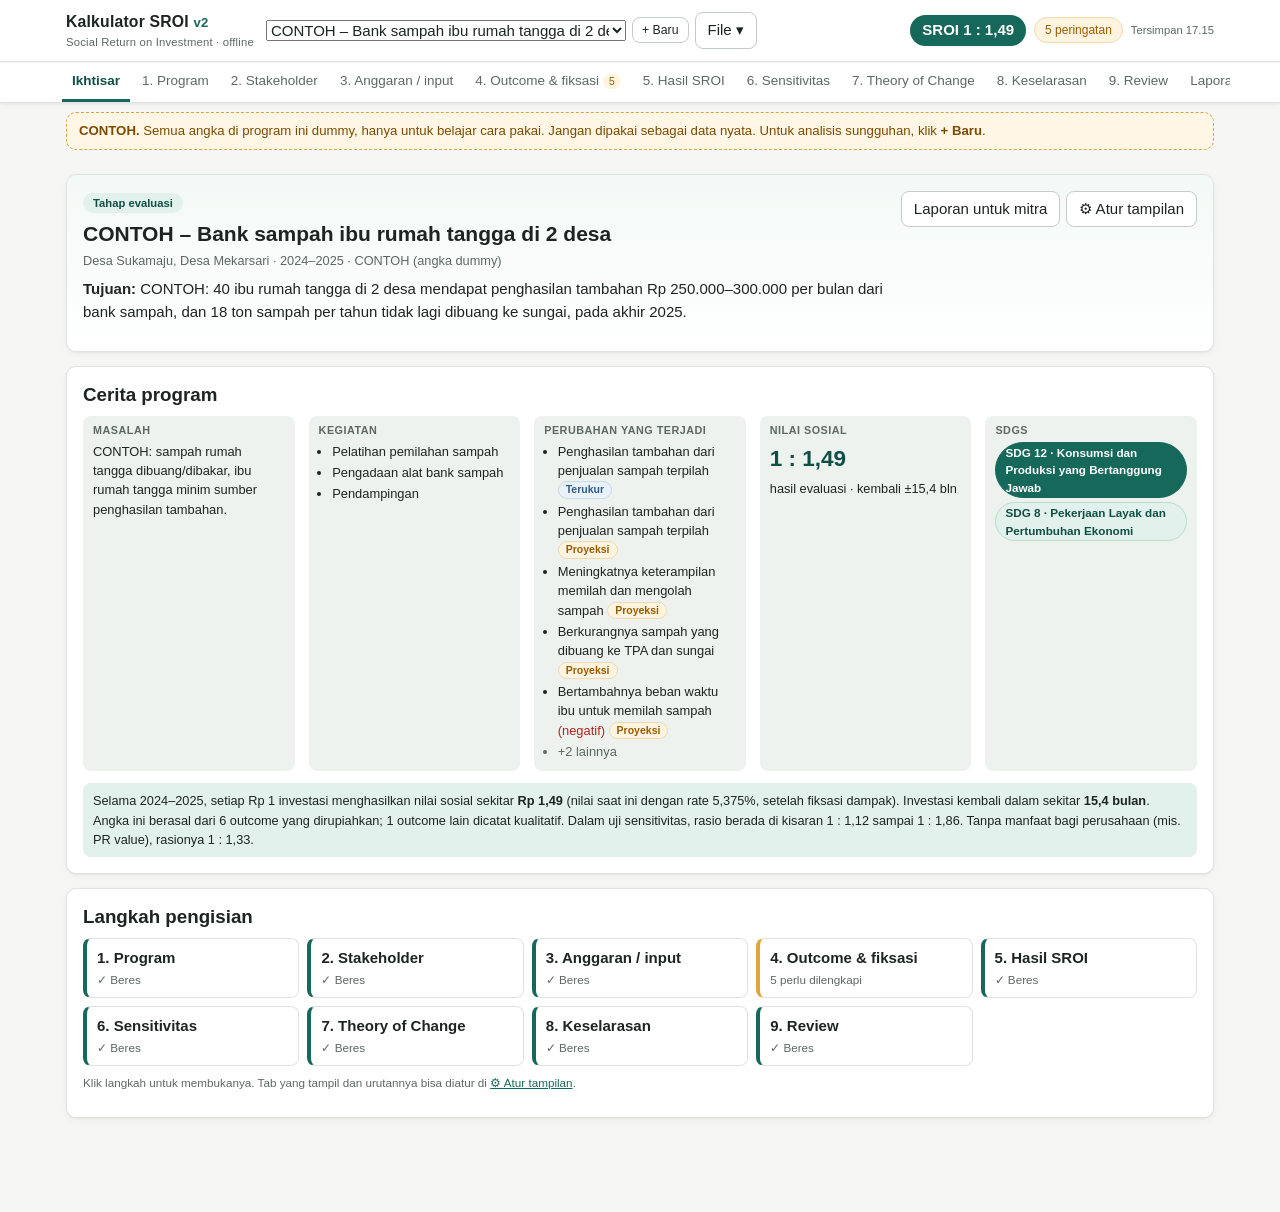
<file: sroi/sroi-v2.html>
<!doctype html>
<html lang="id">
<head>
<meta charset="utf-8">
<meta name="viewport" content="width=device-width,initial-scale=1">
<title>Kalkulator SROI v2</title>
<style>
:root{
  --bg:#f6f7f5; --panel:#ffffff; --ink:#1d2421; --muted:#5d6863; --line:#dfe3e0; --soft:#eef2ef;
  --accent:#16695a; --accent-2:#0f4f44; --accent-soft:#e3f1ec;
  --warn:#9a5b00; --warn-soft:#fff4e0; --err:#b3261e; --err-soft:#fdecea; --info:#2f5d8a; --info-soft:#e9f1f9;
  --neg:#b3261e; --pos:#16695a; --contoh:#7a4b00;
  --r:10px; --shadow:0 1px 2px rgba(0,0,0,.05),0 2px 8px rgba(0,0,0,.04);
  color-scheme:light;
}
*{box-sizing:border-box}
html,body{margin:0;background:var(--bg);color:var(--ink);font:15px/1.5 -apple-system,BlinkMacSystemFont,"Segoe UI",Roboto,"Helvetica Neue",Arial,sans-serif}
button,input,select,textarea{font:inherit;color:inherit}
h1,h2,h3,h4{line-height:1.25;margin:0 0 .5em}
h2{font-size:1.25rem} h3{font-size:1.05rem} h4{font-size:.95rem}
p{margin:.3em 0 .8em}
a{color:var(--accent)}
.muted{color:var(--muted)} .small{font-size:.85rem} .tiny{font-size:.78rem}
.num{font-variant-numeric:tabular-nums;text-align:right;white-space:nowrap}

/* Top bar */
.top{position:sticky;top:0;z-index:20;background:var(--panel);border-bottom:1px solid var(--line);box-shadow:var(--shadow)}
.top-in{max-width:1180px;margin:0 auto;padding:10px 16px;display:flex;gap:12px;align-items:center;flex-wrap:wrap}
.brand{font-weight:700;font-size:1.05rem;letter-spacing:.2px;white-space:nowrap}
.brand span{display:block;font-weight:400;font-size:.75rem;color:var(--muted)}
.prog{display:flex;gap:6px;align-items:center;flex:1;min-width:220px}
.prog select{flex:1;min-width:0;max-width:360px}
.badge{margin-left:auto;display:flex;gap:8px;align-items:center}
.ratio-pill{background:var(--accent);color:#fff;border-radius:999px;padding:4px 12px;font-weight:700;white-space:nowrap}
.ratio-pill.none{background:#9aa5a0}
.warn-pill{border-radius:999px;padding:3px 10px;font-size:.8rem;cursor:pointer;border:1px solid transparent;white-space:nowrap}
.warn-pill.err{background:var(--err-soft);color:var(--err);border-color:#f3c4c0}
.warn-pill.warn{background:var(--warn-soft);color:var(--warn);border-color:#f0d9b0}
.warn-pill.ok{background:var(--accent-soft);color:var(--accent-2)}
.saved{font-size:.75rem;color:var(--muted);white-space:nowrap}
/* Tab bar terpisah dari header: di HP header ikut tergulung, tab tetap terlihat */
.tabbar{position:sticky;top:var(--toph,0px);z-index:19;background:var(--panel);border-bottom:1px solid var(--line);box-shadow:var(--shadow)}
.top{box-shadow:none}
@media (max-width:560px){
  .top{position:static}
  .top-in{padding:8px 12px;gap:8px}
  .brand span{display:none}
  .badge{margin-left:0;flex-wrap:wrap}
  .saved{display:none}
}
.card,[data-oc],h3[id],.subcard{scroll-margin-top:calc(var(--stick,0px) + 12px)}
nav.tabs{max-width:1180px;margin:0 auto;padding:0 12px;display:flex;gap:2px;overflow-x:auto;scrollbar-width:thin}
nav.tabs button{background:none;border:0;border-bottom:3px solid transparent;padding:8px 10px;cursor:pointer;color:var(--muted);white-space:nowrap;font-size:.9rem}
nav.tabs button.on{color:var(--accent-2);border-bottom-color:var(--accent);font-weight:600}
nav.tabs button .n{display:inline-block;background:var(--warn-soft);color:var(--warn);border-radius:999px;font-size:.7rem;padding:0 6px;margin-left:4px}
nav.tabs button .n.err{background:var(--err-soft);color:var(--err)}

main{max-width:1180px;margin:0 auto;padding:18px 16px 80px}
.banner{max-width:1180px;margin:10px auto 0;padding:0 16px}
.banner > div{border-radius:var(--r);padding:8px 12px;font-size:.88rem;margin-bottom:6px}
.b-contoh{background:#fff6e5;border:1px dashed #d9a441;color:var(--contoh)}
.b-err{background:var(--err-soft);color:var(--err)}
.b-info{background:var(--info-soft);color:var(--info)}

.card{background:var(--panel);border:1px solid var(--line);border-radius:var(--r);padding:16px;margin-bottom:14px;box-shadow:var(--shadow)}
.card.flat{box-shadow:none}
.row{display:flex;gap:12px;flex-wrap:wrap}
.grid{display:grid;gap:12px}
.g2{grid-template-columns:repeat(2,minmax(0,1fr))}
.g3{grid-template-columns:repeat(3,minmax(0,1fr))}
.g4{grid-template-columns:repeat(4,minmax(0,1fr))}
@media (max-width:820px){.g3,.g4{grid-template-columns:repeat(2,minmax(0,1fr))}}
@media (max-width:560px){.g2,.g3,.g4{grid-template-columns:1fr}}
.span2{grid-column:span 2} .span3{grid-column:1/-1}
@media (max-width:560px){.span2{grid-column:auto}}

/* Fields */
.f label{display:flex;align-items:center;gap:6px;font-size:.82rem;font-weight:600;color:#38423e;margin-bottom:3px}
.f input[type=text],.f input:not([type]),.f select,.f textarea{width:100%;border:1px solid #cdd3cf;border-radius:8px;padding:7px 9px;background:#fff}
.f textarea{resize:vertical;min-height:38px}
.f input:focus,.f select:focus,.f textarea:focus{outline:2px solid #9fd1c4;border-color:var(--accent)}
.f.bad input,.f.bad textarea{border-color:var(--err);background:var(--err-soft)}
.f .msg{font-size:.76rem;color:var(--err);margin-top:2px;min-height:0}
.f .hint{font-size:.76rem;color:var(--muted);margin-top:2px}
.unit{position:relative}
.unit input{padding-right:34px!important}
.unit::after{content:attr(data-unit);position:absolute;right:10px;top:50%;transform:translateY(-50%);color:var(--muted);font-size:.85rem;pointer-events:none}
.chk{display:flex;align-items:center;gap:8px;font-size:.9rem;cursor:pointer}

.btn{border:1px solid #c5ccc8;background:#fff;border-radius:8px;padding:6px 12px;cursor:pointer;white-space:nowrap}
.btn:hover{border-color:var(--accent);color:var(--accent-2)}
button.btn.pri{background:var(--accent);border-color:var(--accent);color:#fff}
button.btn.pri:hover{background:var(--accent-2);color:#fff}
button.btn.sm{padding:3px 9px;font-size:.82rem}
button.btn.del:hover{border-color:var(--err);color:var(--err)}
button.link{background:none;border:0;color:var(--accent);cursor:pointer;padding:0;text-decoration:underline}
.chips{display:flex;gap:4px;flex-wrap:wrap;margin-top:4px}
.chips button{border:1px solid #cdd3cf;background:#fff;border-radius:999px;font-size:.74rem;padding:1px 8px;cursor:pointer}
.chips button:hover{border-color:var(--accent);color:var(--accent)}
.chips button.on{background:var(--accent-soft);border-color:var(--accent);color:var(--accent-2)}

details.menu{position:relative}
details.menu summary{list-style:none;cursor:pointer}
details.menu summary::-webkit-details-marker{display:none}
details.menu .pop{position:absolute;right:0;top:calc(100% + 4px);background:#fff;border:1px solid var(--line);border-radius:10px;box-shadow:0 8px 24px rgba(0,0,0,.12);padding:6px;min-width:230px;z-index:30}
details.menu .pop button{display:block;width:100%;text-align:left;background:none;border:0;padding:7px 10px;border-radius:6px;cursor:pointer}
details.menu .pop button:hover{background:var(--soft)}
details.menu .pop hr{border:0;border-top:1px solid var(--line);margin:4px 0}

/* Tables */
.tw{overflow-x:auto}
table{border-collapse:collapse;width:100%;font-size:.86rem}
th,td{border-bottom:1px solid var(--line);padding:6px 8px;vertical-align:top;text-align:left}
th{background:var(--soft);font-weight:600;font-size:.8rem;color:#38423e}
tr.tot td{font-weight:700;border-top:2px solid #aab5b0}
td.neg{color:var(--neg)}
.edit-table td{padding:4px}
.edit-table .f label{display:none}
.edit-table .f input,.edit-table .f select,.edit-table .f textarea{padding:5px 7px}

/* Outcome cards */
.oc{border-left:4px solid var(--accent)}
.oc.negatif{border-left-color:var(--neg)}
.oc.kual{border-left-color:#9aa5a0}
.yt .f .msg{max-width:220px}
.yt td.num{vertical-align:middle;font-size:.84rem}
.otab td.num .tiny{white-space:normal;min-width:150px;text-align:right}
.otab td:nth-child(3){min-width:200px}
.otab td:nth-child(2){min-width:120px}
.oc-h{display:flex;align-items:flex-start;gap:10px;margin-bottom:10px}
.oc-h .t{flex:1;min-width:0}
.oc-h .t b{display:block}
.oc-h .acts{display:flex;gap:4px;flex-wrap:wrap;justify-content:flex-end}
.oc.collapsed .oc-body{display:none}
.sec{border-top:1px dashed var(--line);padding-top:10px;margin-top:10px}
.sec > h4{font-size:.82rem;text-transform:uppercase;letter-spacing:.5px;color:var(--muted);margin-bottom:8px}
.filt{display:grid;grid-template-columns:minmax(200px,250px) 1fr;gap:10px;padding:8px 0;border-bottom:1px solid var(--soft)}
.filt:last-child{border-bottom:0}
@media (max-width:640px){.filt{grid-template-columns:1fr}}
.live{background:var(--accent-soft);border-radius:8px;padding:8px 10px;font-size:.85rem;margin-top:10px}
.live.negatif{background:var(--err-soft)}
.live .flow{display:flex;gap:6px;flex-wrap:wrap;align-items:center}
.live .flow span.a{color:var(--muted)}
.ocw{margin-top:8px}

/* Results */
.kpis{display:grid;grid-template-columns:repeat(auto-fit,minmax(165px,1fr));gap:12px}

.kpi{background:var(--panel);border:1px solid var(--line);border-radius:var(--r);padding:12px 14px}
.kpi .l{font-size:.78rem;color:var(--muted)}
.kpi .v{font-size:1.35rem;font-weight:700;font-variant-numeric:tabular-nums}
.kpi.big{background:var(--accent);color:#fff;border-color:var(--accent)}
.kpi.big .l{color:#d3ece5}
.kpi.big .v{font-size:1.9rem}
.bars .b{display:grid;grid-template-columns:minmax(120px,32%) 1fr 92px;gap:8px;align-items:center;font-size:.84rem;margin:5px 0}
.bars .track{background:var(--soft);border-radius:4px;height:14px;position:relative;overflow:hidden}
.bars .fill{position:absolute;top:0;bottom:0;background:var(--accent);border-radius:4px;-webkit-print-color-adjust:exact;print-color-adjust:exact}
.bars .fill.neg{background:var(--neg)}
.tor .b{grid-template-columns:minmax(140px,28%) 1fr 150px}
.tor .track{height:16px;background:transparent;border-left:0}
.tor .base{position:absolute;top:-3px;bottom:-3px;width:2px;background:var(--ink)}
.tor .one{position:absolute;top:-3px;bottom:-3px;width:0;border-left:2px dashed var(--err)}
.tor .rng{position:absolute;top:2px;bottom:2px;background:#9fd1c4;border-radius:3px;-webkit-print-color-adjust:exact;print-color-adjust:exact}
.wl{list-style:none;padding:0;margin:0}
.wl li{padding:6px 10px;border-radius:8px;margin-bottom:5px;font-size:.86rem;display:flex;gap:8px;align-items:flex-start}
.wl li.err{background:var(--err-soft);color:var(--err)}
.wl li.warn{background:var(--warn-soft);color:#6f4300}
.wl li.info{background:var(--info-soft);color:var(--info)}
.wl li .go{margin-left:auto;flex:none}
.formula{background:#fbfcfb;border:1px solid var(--line);border-radius:8px;padding:10px 12px;font-size:.86rem}
.formula code{background:var(--soft);padding:1px 5px;border-radius:4px;font-size:.84rem}
.scen{display:grid;grid-template-columns:minmax(150px,220px) 1fr 70px;gap:10px;align-items:center;margin:6px 0;font-size:.88rem}
.scen input[type=range]{width:100%;accent-color:var(--accent)}

/* ToC diagram */
.toc{display:grid;grid-template-columns:repeat(6,minmax(0,1fr));gap:18px;position:relative}
@media (max-width:900px){.toc{grid-template-columns:1fr;gap:10px}}
.toc .col h4{font-size:.74rem;text-transform:uppercase;letter-spacing:.5px;color:#fff;background:var(--accent);padding:5px 6px;border-radius:6px;text-align:center;-webkit-print-color-adjust:exact;print-color-adjust:exact}
.toc .col h4 small{display:block;font-size:.66rem;font-weight:400;text-transform:none;letter-spacing:0;opacity:.85}
.toc .col:nth-child(4) h4,.toc .col:nth-child(5) h4{background:var(--accent-2)}
.toc .col:nth-child(6) h4{background:#0a3a32}
.toc-sdg{display:flex;gap:6px;flex-wrap:wrap;align-items:center;margin-top:10px;font-size:.84rem}
.sdgb{display:inline-block;background:var(--accent-soft);color:var(--accent-2);border:1px solid #b9dccf;border-radius:999px;padding:1px 9px;font-size:.78rem;font-weight:600;white-space:normal;max-width:100%;-webkit-print-color-adjust:exact;print-color-adjust:exact}
.sdgb.utama{background:var(--accent);color:#fff;border-color:var(--accent)}

/* Panel panduan "?" */
.q{border:1px solid #9fb3ab;background:#fff;color:var(--accent-2);width:19px;height:19px;border-radius:50%;font-size:.72rem;font-weight:700;line-height:17px;padding:0;cursor:pointer;flex:none;text-align:center}
.q:hover,.q[aria-expanded="true"]{background:var(--accent);color:#fff;border-color:var(--accent)}
th .q{margin-left:3px;vertical-align:1px}
.edit-table thead th{white-space:nowrap}
.hpop{position:absolute;z-index:60;width:min(380px,calc(100vw - 16px));max-height:70vh;overflow:auto;background:#fff;border:1px solid #c9d3cf;border-radius:12px;box-shadow:0 10px 30px rgba(0,0,0,.16);padding:12px 14px;font-size:.86rem;line-height:1.45;color:var(--ink)}
.hpop.sheet{position:fixed;left:0;right:0;bottom:0;top:auto;width:auto;max-height:65vh;border-radius:14px 14px 0 0}
.hpop-h{display:flex;gap:8px;align-items:flex-start;margin-bottom:4px}
.hpop-h b{flex:1;font-size:.95rem}
.hpop-x{border:0;background:var(--soft);border-radius:50%;width:26px;height:26px;cursor:pointer;font-size:1rem;line-height:1;flex:none}
.hpop h5{font-size:.72rem;text-transform:uppercase;letter-spacing:.5px;color:var(--muted);margin:10px 0 3px}
.hpop p{margin:.2em 0}
.hpop ul{margin:0;padding-left:1.1em}
.hpop li{margin:2px 0}
.hpop-ex{background:#fbfaee;border-left:3px solid #e2dca5;border-radius:0 6px 6px 0;padding:5px 9px}
.hpop code{background:var(--soft);padding:0 4px;border-radius:4px;font-size:.82rem}
/* Geser untuk mengubah urutan */
.grip{border:0;background:none;cursor:grab;color:#8a9691;font-size:1.05rem;line-height:1;padding:4px 3px;touch-action:none;border-radius:5px}
.grip:hover,.grip:focus-visible{color:var(--accent-2);background:var(--soft)}
.dragging{opacity:.55;outline:2px dashed var(--accent);outline-offset:2px;background:var(--accent-soft)!important}
body.is-dragging{cursor:grabbing;user-select:none;-webkit-user-select:none}
body.is-dragging .grip{cursor:grabbing}
.sorting .oc-body,.sorting .live,.sorting .ocw,.sorting .subcard .grid{display:none}
.sorting > [data-item]{margin-bottom:6px}
.toc .it{display:flex;gap:4px;align-items:flex-start}
.toc .it .grip{padding:0 2px;font-size:.9rem}
.toc .it span{flex:1;min-width:0;overflow-wrap:anywhere}
.toc .col[data-sort]{min-height:60px;border-radius:6px}
body.is-dragging .toc .col[data-sort]{background:var(--soft)}
td.gripcell{width:26px;padding-left:2px;padding-right:0;vertical-align:middle}

details.secopt > summary{cursor:pointer;list-style:none;display:flex;gap:10px;align-items:baseline;flex-wrap:wrap}
details.secopt > summary::-webkit-details-marker{display:none}
details.secopt > summary h4{margin:0}
details.secopt > summary::before{content:"▸";color:var(--muted)}
details.secopt[open] > summary::before{content:"▾"}
/* Theory of Change: kotak, panah, editor, panduan */
.toc-wrap{position:relative}
.toc-arrows{position:absolute;left:0;top:0;pointer-events:none;overflow:visible;z-index:0}
.toc-arrows path{fill:none;stroke:#a9bdb5;stroke-width:1.5}
.toc-arrows path.hl{stroke:var(--accent);stroke-width:2.6}
.toc-wrap .toc .col{z-index:1}
.toc .it{position:relative;z-index:1;flex-wrap:wrap}
.toc .it.hl{outline:2px solid var(--accent);outline-offset:1px}
.toc .it.card-node{border-color:#9fd1c4;background:#f3faf7}
.toc .it-t{flex:1;min-width:0;overflow-wrap:anywhere}
.it-ed{border:0;background:none;cursor:pointer;color:var(--muted);padding:0 2px;font-size:.85rem;line-height:1}
.it-ed:hover{color:var(--accent-2)}
.it-ind{flex-basis:100%;font-size:.72rem;color:var(--info);margin-top:2px}
.it-to{flex-basis:100%;font-size:.72rem;color:var(--muted);margin-top:2px}
.has-arrows .it-to{display:none}
.has-arrows .toc .col:not(:last-child)::after{display:none}
.tm{display:inline-block;font-size:.66rem;border-radius:999px;padding:0 6px;background:var(--soft);color:var(--muted);white-space:nowrap;vertical-align:1px}
.tm-ok{background:var(--accent-soft);color:var(--accent-2)} .tm-neg{background:var(--err-soft);color:var(--err)} .tm-warn{background:var(--warn-soft);color:var(--warn)}
.tocadd{width:100%;border:1px dashed #b9c4bf;background:none;border-radius:6px;padding:4px;color:var(--muted);cursor:pointer;font-size:.8rem;margin-top:2px}
.tocadd:hover{border-color:var(--accent);color:var(--accent-2)}
.to-list{max-height:220px;overflow:auto;border:1px solid var(--line);border-radius:8px;padding:4px 8px;background:#fcfdfc}
.to-list .chk{font-size:.84rem;margin:3px 0;align-items:flex-start}
.tocpop textarea,.tocpop input[type=text]{width:100%;border:1px solid #cdd3cf;border-radius:8px;padding:6px 8px}
.tocpop .f label{display:flex;gap:6px;align-items:center;font-size:.8rem;font-weight:600;margin-bottom:3px}
.wiz{border:2px solid var(--accent)}
.wiz-bar{height:6px;background:var(--soft);border-radius:4px;margin:8px 0 10px;overflow:hidden}
.wiz-bar span{display:block;height:100%;background:var(--accent)}
.wiz-ta{width:100%;border:1px solid #cdd3cf;border-radius:8px;padding:7px 9px}
.wl-link{border-bottom:1px solid var(--soft);padding:6px 0}
@media print{ .toc-arrows{display:none} .it-to{display:block!important} }
/* Ikhtisar, tahap, status */
.hero{background:linear-gradient(180deg,#f3f9f6,#fff)}
.stage{display:inline-block;border-radius:999px;padding:2px 10px;font-size:.75rem;font-weight:700;-webkit-print-color-adjust:exact;print-color-adjust:exact}
.stage-u{background:var(--warn-soft);color:var(--warn)} .stage-e{background:var(--accent-soft);color:var(--accent-2)}
.story{display:grid;grid-template-columns:repeat(5,minmax(0,1fr));gap:14px}
@media (max-width:900px){.story{grid-template-columns:1fr 1fr}}
@media (max-width:560px){.story{grid-template-columns:1fr}}
.st-col{background:var(--soft);border-radius:8px;padding:8px 10px;font-size:.86rem}
.st-col h4{font-size:.72rem;text-transform:uppercase;letter-spacing:.5px;color:var(--muted);margin-bottom:4px}
.st-col ul{margin:0;padding-left:1.05em} .st-col li{margin:2px 0} .st-col .big{font-size:1.5rem;font-weight:700;margin:0;color:var(--accent-2)}
.st-col .neg{color:var(--neg)}
.st-col .sdgb{white-space:normal;max-width:100%;margin:0 0 4px}
.stb{display:inline-block;border-radius:999px;padding:0 7px;font-size:.7rem;font-weight:600;border:1px solid;vertical-align:1px;white-space:nowrap;-webkit-print-color-adjust:exact;print-color-adjust:exact}
.stb-potensi{color:#6b6b6b;border-color:#c9c9c9;background:#f4f4f4}
.stb-proyeksi{color:var(--warn);border-color:#f0d9b0;background:var(--warn-soft)}
.stb-terukur{color:var(--info);border-color:#c8daec;background:var(--info-soft)}
.stb-terverifikasi{color:var(--accent-2);border-color:#b9dccf;background:var(--accent-soft)}
.steps{display:grid;grid-template-columns:repeat(auto-fill,minmax(190px,1fr));gap:8px}
.step{display:flex;flex-direction:column;align-items:flex-start;gap:2px;text-align:left;border:1px solid var(--line);border-left:4px solid #9aa5a0;border-radius:8px;background:#fff;padding:8px 10px;cursor:pointer}
.step:hover{border-color:var(--accent)} .step-n{font-weight:600} .step-s{font-size:.78rem;color:var(--muted)}
.step.st-ok{border-left-color:var(--accent)} .step.st-warn{border-left-color:#e0a63a} .step.st-err{border-left-color:var(--err)} .step.st-todo{border-left-color:#c5ccc8}
.tabpick{display:grid;grid-template-columns:repeat(auto-fill,minmax(230px,1fr));gap:6px 14px}
nav.tabs button.tab-set{margin-left:auto}
.wf .b{grid-template-columns:minmax(150px,38%) 1fr 92px}
.wf .fill.wf-tot{background:var(--accent)} .wf .fill.wf-neg{background:#e6a19c} .wf .fill.wf-pos{background:#9fd1c4}

/* How-to boxes & examples */
details.howto{background:var(--info-soft);border:1px solid #c8daec;border-radius:var(--r);padding:0;margin-bottom:14px}
details.howto > summary{cursor:pointer;padding:10px 14px;font-weight:700;color:var(--info);list-style:none;display:flex;gap:8px;align-items:center}
details.howto > summary::-webkit-details-marker{display:none}
details.howto > summary::before{content:"▸";transition:transform .15s}
details.howto[open] > summary::before{transform:rotate(90deg)}
details.howto > summary .tiny{font-weight:400;color:var(--muted);margin-left:auto}
@media (max-width:560px){details.howto > summary .tiny{display:none}}
.howto-b{padding:0 16px 12px;font-size:.88rem;color:#24384d}
.howto-b ol,.howto-b ul{margin:.3em 0 .6em 1.2em;padding:0}
.howto-b li{margin-bottom:3px}
.howto-b h4{font-size:.85rem;margin:.8em 0 .3em;color:var(--info)}
.howto-b table{background:#fff;font-size:.82rem;margin:4px 0 8px}
.exbox{background:#fff;border:1px dashed #b8cbe0;border-radius:8px;padding:7px 10px;margin:6px 0}
.exbox .good{color:var(--accent-2)} .exbox .bad{color:var(--err)}
.subcard{border:1px solid var(--line);border-radius:var(--r);padding:12px;margin-bottom:10px;background:#fcfdfc}
.subcard-h{display:flex;gap:8px;align-items:center;margin-bottom:8px}
.subcard-h b{flex:1}
.csv-levels{display:grid;grid-template-columns:repeat(3,minmax(0,1fr));gap:10px;margin:6px 0 10px}
@media (max-width:820px){.csv-levels{grid-template-columns:1fr}}
.csv-levels > div{background:#fff;border:1px solid #c8daec;border-radius:8px;padding:8px 10px;font-size:.82rem}
.toc .col{position:relative}
.toc .col:not(:last-child)::after{content:"→";position:absolute;right:-15px;top:2px;color:var(--muted);font-weight:700}
@media (max-width:900px){.toc .col:not(:last-child)::after{content:"↓";right:auto;left:50%;top:auto;bottom:-16px}}
.toc .it{background:#fff;border:1px solid var(--line);border-radius:6px;padding:5px 8px;font-size:.82rem;margin-bottom:5px}
.toc-ctx{background:var(--soft);border-radius:8px;padding:8px 10px;font-size:.85rem;margin-bottom:12px}

/* Checklist */
.pr{display:grid;grid-template-columns:28px 1fr;gap:10px;padding:10px 0;border-bottom:1px solid var(--soft)}
.pr input[type=checkbox]{width:18px;height:18px;margin-top:3px;accent-color:var(--accent)}

/* Guide */
.guide h3{margin-top:1.2em}
.guide dl dt{font-weight:700;margin-top:.7em}
.guide dl dd{margin:0 0 .6em 0}
.guide details.gd{border:1px solid var(--line);border-radius:8px;padding:6px 10px;margin:6px 0}
.guide details.gd summary{cursor:pointer}
.guide dd ul{margin:.2em 0 .3em 1.1em;padding:0}

.empty{padding:30px;text-align:center;color:var(--muted)}
.footer{color:var(--muted);font-size:.75rem;text-align:center;margin-top:30px}
.printonly{display:none}
.toast{position:fixed;bottom:18px;left:50%;transform:translateX(-50%);background:#1d2421;color:#fff;padding:8px 14px;border-radius:8px;font-size:.88rem;z-index:50;opacity:0;transition:opacity .2s;pointer-events:none}
.toast.on{opacity:1}

@media print{
  @page{size:A4;margin:14mm}
  html,body{background:#fff;font-size:11.5px}
  .top,.tabbar,.banner,.noprint,.toast,#hpop,#tocpop{display:none!important}
  main{padding:0;max-width:none}
  .card{box-shadow:none;break-inside:avoid;border-color:#ccc}
  .printonly{display:block}
  .pbreak{break-before:page}
  table{font-size:10px}
  .tw{overflow:visible}
  th,td{padding:4px 5px}
  .num{white-space:normal}
  table.otab{font-size:9px}
  table.otab th{font-size:8.5px}
  .kpis{grid-template-columns:repeat(3,minmax(0,1fr))}
  .toc{grid-template-columns:repeat(6,minmax(0,1fr));gap:12px}
  .toc .col:not(:last-child)::after{content:"→";right:-10px;left:auto;top:2px;bottom:auto}
  .toc .it{font-size:9.5px;padding:3px 5px}
  .toc .col h4{font-size:8.5px}
  .kpi.big{background:#fff;color:var(--ink);border:2px solid var(--accent)}
  .kpi.big .l{color:var(--muted)}
  a{color:inherit;text-decoration:none}
}
</style>
</head>
<body>
<header class="top">
  <div class="top-in">
    <div class="brand">Kalkulator SROI <small style="font-weight:600;color:var(--accent)">v2</small><span>Social Return on Investment · offline</span></div>
    <div class="prog">
      <select id="progSelect" aria-label="Pilih program" title="Pilih program"></select>
      <button class="btn sm" data-act="newProg" title="Program baru">+ Baru</button>
      <details class="menu" id="fileMenu">
        <summary class="btn sm" role="button">File ▾</summary>
        <div class="pop">
          <button data-act="saveFile">💾 Simpan program ke file (.json)</button>
          <button data-act="openFile">📂 Buka file program…</button>
          <hr>
          <button data-act="exportCSV">📊 Ekspor peta dampak (CSV untuk Excel)</button>
          <button data-act="print">🖨️ Cetak / simpan PDF ringkasan</button>
          <hr>
          <button data-act="dupProg">⧉ Duplikat program ini</button>
          <button data-act="loadSample">＋ Tambah program CONTOH</button>
          <button data-act="backupAll">🗂️ Backup semua program (.json)</button>
          <hr>
          <button data-act="delProg" style="color:var(--err)">🗑️ Hapus program ini</button>
        </div>
      </details>
    </div>
    <div class="badge" id="liveBadge"></div>
  </div>
</header>
<div class="tabbar"><nav class="tabs" id="tabs"></nav></div>
<div class="banner" id="banner"></div>
<main id="main"></main>
<div class="toast" id="toast"></div>
<input type="file" id="fileIn" accept=".json,application/json" hidden>

<script>
(function(){
'use strict';

/* ================= Basics ================= */
const APP_VERSION = '2.2';
const SCHEMA = 5;
const LS_KEY = 'sroi-app-v2';
const LS_KEY_V1 = 'sroi-app-v1';
const $ = s => document.querySelector(s);
const $$ = s => Array.from(document.querySelectorAll(s));
const uid = () => Math.random().toString(36).slice(2,8) + Date.now().toString(36).slice(-4);
const esc = s => String(s ?? '').replace(/[&<>"']/g, c => ({'&':'&amp;','<':'&lt;','>':'&gt;','"':'&quot;',"'":'&#39;'}[c]));
const nl2br = s => esc(s).replace(/\n/g,'<br>');
const short = (s,n=48) => { s = String(s||'').trim(); return s.length>n ? s.slice(0,n-1)+'…' : s; };
const isBlank = s => s==null || String(s).trim()==='';

/* ---- Number parsing: understands Indonesian format (3.600.000 / 3,5) and plain (3600000 / 3.5) ---- */
function parseNum(raw){
  if (raw==null) return {empty:true};
  let s = String(raw).trim().replace(/^rp\.?\s*/i,'').replace(/\s+/g,'').replace(/%$/,'');
  if (s==='') return {empty:true};
  let neg = false;
  if (s[0]==='-' || s[0]==='−'){ neg = true; s = s.slice(1); }
  if (!/^[\d.,]+$/.test(s) || !/\d/.test(s)) return {err:'Harus berupa angka (contoh: 3.600.000 atau 3,5)'};
  const dots = (s.match(/\./g)||[]).length, commas = (s.match(/,/g)||[]).length;
  let n;
  if (dots && commas){
    if (s.lastIndexOf(',') > s.lastIndexOf('.')){ // 3.600.000,50
      if (commas>1) return {err:'Format angka tidak jelas'};
      n = s.replace(/\./g,'').replace(',','.');
    } else { // 3,600,000.50
      if (dots>1) return {err:'Format angka tidak jelas'};
      n = s.replace(/,/g,'');
    }
  } else if (commas){
    if (commas>1){
      if (/^\d{1,3}(,\d{3})+$/.test(s)) n = s.replace(/,/g,'');
      else return {err:'Format angka tidak jelas'};
    } else n = s.replace(',','.');
  } else if (dots){
    if (/^\d{1,3}(\.\d{3})+$/.test(s)) n = s.replace(/\./g,'');     // 1.000 / 3.600.000 = ribuan
    else if (dots>1) return {err:'Format angka tidak jelas'};
    else n = s;                                                      // 3.5 = desimal
  } else n = s;
  const v = Number(n);
  if (!isFinite(v)) return {err:'Harus berupa angka'};
  return {value: neg ? -v : v};
}
/* ---- Rumus sederhana di kolom rupiah, seperti di Excel:
        30.928.000 × 28,1% × 15   ·   3.345.000.000 + 4.200.000.000   ·   17.646.640 / 2
        Operator: + − × * x / : ( ). Angka diakhiri % dibagi 100. ---- */
function evalExpr(raw){
  let s = String(raw ?? '').trim().replace(/^=/,'').replace(/rp\.?/gi,'').replace(/\s+/g,'');
  if (s==='') return {empty:true};
  const OPS = {'+':'+','-':'-','−':'-','*':'*','×':'*','x':'*','X':'*','/':'/','÷':'/',':':'/','(':'(',')':')'};
  const toks = []; let i = 0;
  while (i < s.length){
    const c = s[i];
    if (/[\d.,]/.test(c)){
      let j = i; while (j < s.length && /[\d.,]/.test(s[j])) j++;
      const t = s.slice(i,j), r = parseNum(t);
      if (r.err || r.empty) return {err:`Angka "${t}" tidak jelas`};
      let v = r.value; if (s[j]==='%'){ v /= 100; j++; }
      toks.push({n:v}); i = j; continue;
    }
    if (OPS[c]){ toks.push({o:OPS[c]}); i++; continue; }
    return {err:`Ada karakter yang tidak dikenali: "${c}"`};
  }
  let k = 0;
  const peek = () => toks[k], take = () => toks[k++];
  const prim = () => { const t = take(); if (!t) throw 0;
    if (t.n!=null) return t.n;
    if (t.o==='-') return -prim(); if (t.o==='+') return prim();
    if (t.o==='('){ const v = sum(); const c = take(); if (!c || c.o!==')') throw 0; return v; }
    throw 0; };
  const prod = () => { let v = prim(); while (peek() && (peek().o==='*' || peek().o==='/')){ const o = take().o, w = prim(); v = o==='*' ? v*w : v/w; } return v; };
  const sum = () => { let v = prod(); while (peek() && (peek().o==='+' || peek().o==='-')){ const o = take().o, w = prod(); v = o==='+' ? v+w : v-w; } return v; };
  try{
    const v = sum();
    if (k !== toks.length) return {err:'Rumus tidak lengkap atau salah tulis'};
    if (!isFinite(v)) return {err:'Hasil rumus tidak valid (pembagian dengan 0?)'};
    return {value:v, expr: toks.length>1};
  }catch(e){ return {err:'Rumus tidak lengkap atau salah tulis'}; }
}
const NUM = {
  nilai:{min:0,money:true,expr:true,label:'Nilai'},
  budgetAsk:{min:0,money:true,expr:true,label:'Dukungan yang diminta'},
  jumlah:{min:0,int:true,label:'Jumlah'},
  dw:{min:0,max:100,label:'Deadweight'},
  attr:{min:0,max:100,label:'Attribution'},
  disp:{min:0,max:100,label:'Displacement'},
  drop:{min:0,max:100,label:'Drop-off'},
  rate:{min:0,max:100,label:'Rate'},
  rateTetap:{min:0,max:100,label:'Rate tetap'},
  bulan:{min:0,max:12,label:'Bulan dihitung'},
  tahunAwal:{min:1990,max:2100,int:true,label:'Tahun awal'},
  tahunAkhir:{min:1990,max:2100,int:true,label:'Tahun akhir'},
  tahunAcuan:{min:1990,max:2100,int:true,label:'Tahun nilai saat ini'},
  dwPP:{min:0,max:100}, attrPP:{min:0,max:100}, dispPP:{min:0,max:100}, dropPP:{min:0,max:100},
  proxyPct:{min:0,max:100}, drLow:{min:0,max:100}, drHigh:{min:0,max:100}
};
function checkNum(field, raw){
  const spec = NUM[field]; if (!spec) return {ok:true};
  const r = spec.expr ? evalExpr(raw) : parseNum(raw);
  if (r.empty) return {empty:true};
  if (r.err) return {err:r.err};
  const v = r.value;
  if (v<0 || (spec.min!=null && v<spec.min)) return {err: spec.min>0 ? `Minimal ${spec.min}` : 'Tidak boleh negatif. Untuk outcome merugikan, centang "Outcome negatif".'};
  if (spec.max!=null && v>spec.max) return {err:`Maksimal ${spec.max}`};
  if (spec.int && Math.round(v)!==v) return {err:'Harus bilangan bulat'};
  return {value:v, expr:r.expr};
}
function val(raw, def){ const r = parseNum(raw); return (r.value!=null) ? r.value : def; }
function valE(raw, def){ const r = evalExpr(raw); return (r.value!=null) ? r.value : def; }

const fmtNum = (v,d=0) => (isFinite(v)?v:0).toLocaleString('id-ID',{minimumFractionDigits:d,maximumFractionDigits:d});
const fmtRp = v => (v<0?'−':'') + 'Rp ' + fmtNum(Math.abs(v));
function fmtRpShort(v){
  const a = Math.abs(v), s = v<0?'−':'';
  if (a>=1e12) return s+'Rp '+fmtNum(a/1e12,2)+' T';
  if (a>=1e9) return s+'Rp '+fmtNum(a/1e9,2)+' M';
  if (a>=1e6) return s+'Rp '+fmtNum(a/1e6,1)+' jt';
  return s+'Rp '+fmtNum(a);
}
const fmtPct = (x,d) => { const p = x*100; return fmtNum(p, d!=null?d:(Math.abs(p-Math.round(p))<1e-9?0:1)) + '%'; };
const fmtRatio = v => (v==null||!isFinite(v)) ? '–' : fmtNum(v,2);
const fmtRate = x => fmtNum(x*100, 3).replace(/,?0+$/,'') + '%';
const fmtBln = v => (v==null||!isFinite(v)) ? '–' : fmtNum(v,1) + ' bln';
/* angka → teks yang bisa dibaca ulang parseNum (3.600.000 / 27,75) */
const numIn = v => { const r = Math.round(v*1e6)/1e6; const [a,b] = String(Math.abs(r)).split('.'); return (r<0?'-':'') + Number(a).toLocaleString('id-ID') + (b ? ','+b : ''); };
const today = () => { const d=new Date(); return d.toISOString().slice(0,10); };

/* ================= Help texts ================= */
const HELP = {
  nama:'Nama program yang dinilai. Satu program = satu analisis SROI.',
  jenis:'Evaluatif: menilai dampak yang sudah terjadi, pakai data nyata. Prakiraan (forecast): memperkirakan dampak program yang akan atau baru berjalan, biasanya dipakai waktu merancang program.',
  discountRate:'Rupiah tahun depan nilainya lebih kecil dari rupiah hari ini, jadi nilai tahun ke-2, ke-3 dan seterusnya dikecilkan. Panduan Cabinet Office UK (2012) memakai 3,5%. Ada juga praktik di Indonesia yang memakai BI Rate. Yang penting tulis alasannya dan konsisten antar laporan.',
  lingkup:'Batasan analisis: periode, wilayah, stakeholder dan outcome apa yang dimasukkan dan apa yang tidak, beserta alasannya.',
  sNama:'Pihak yang mengalami perubahan karena program, positif maupun negatif. Contoh: peserta, keluarga peserta, pengepul, pemerintah desa.',
  sLibat:'Cara stakeholder dilibatkan: wawancara, kuesioner, FGD. SROI wajib melibatkan stakeholder, bukan ditebak dari meja.',
  sMaterial:'Material = perubahannya cukup penting dan cukup besar untuk dihitung. Kalau tidak dihitung, tulis alasannya di kolom sebelahnya.',
  iUraian:'Semua yang dikeluarkan untuk program. Bukan cuma uang: waktu relawan atau barang sumbangan juga bisa dinilai. Total input jadi pembagi (penyebut) rasio SROI.',
  output:'Apa yang dihasilkan program. Bentuknya kegiatan atau jumlah yang dijangkau, belum berupa perubahan. Contoh: "50 ibu dilatih".',
  outcome:'Perubahan yang dialami stakeholder. Ini yang dinilai. "Dilatih" itu output, "penghasilannya naik" itu outcome.',
  indikator:'Cara membuktikan outcome benar-benar terjadi. Contoh: rata-rata penghasilan tambahan per bulan dari catatan setoran.',
  sumberData:'Dari mana angka quantity dan indikator diambil: kuesioner, data program, catatan lapangan, laporan mitra.',
  negatif:'Centang kalau ini perubahan yang merugikan (misalnya beban kerja bertambah). Nilainya akan mengurangi total manfaat.',
  qty:'Berapa orang atau unit yang benar-benar mengalami outcome. Bukan jumlah peserta, tapi yang berubah. Contoh: 40 dari 50 yang aktif setor.',
  proxyNilai:'Nilai rupiah untuk 1 unit outcome selama 1 tahun. Kalau outcome-nya penghasilan, langsung pakai datanya. Kalau tidak ada harga pasar (misalnya rasa percaya diri), pakai pembanding: biaya pengganti atau harga layanan serupa.',
  proxyUraian:'Jelaskan proxy-nya apa. Contoh: "rata-rata penghasilan tambahan Rp 300 rb/bulan × 12".',
  proxySumber:'Wajib diisi. Tanpa sumber, proxy tidak bisa dicek orang lain. Contoh: "Catatan setoran bank sampah Jan–Des 2025" atau nama database/kajian.',
  durasi:'Berapa tahun outcome bertahan. Harus ada dasarnya (data, literatur, jawaban stakeholder), jangan asal.',
  mulai:'Tahun ke berapa outcome mulai terasa. Biasanya 1. Pakai 2 kalau baru terasa setelah setahun program.',
  dw:'Bagian perubahan yang tetap akan terjadi walau tanpa program. Cara tanya: "Tanpa program ini, apakah ibu tetap akan mulai pilah dan jual sampah?" Bisa juga dari kelompok pembanding atau data tren.',
  attr:'Bagian perubahan yang disebabkan pihak lain (program pemda, NGO lain, keluarga). Cara tanya: "Selain program ini, ada bantuan lain yang ikut membantu?"',
  disp:'Apakah manfaat ini menggeser atau mengurangi manfaat orang lain. Contoh: pengepul lama kehilangan sebagian pasokan. Kalau tidak ada, isi 0%.',
  drop:'Berapa persen nilai outcome turun tiap tahun setelah tahun pertama, karena efeknya memudar atau faktor lain mulai ikut berpengaruh. Hanya berpengaruh kalau durasi lebih dari 1 tahun.',
  organisasi:'Unit atau lembaga yang menjalankan program. Kalau dijalankan bersama mitra, tulis keduanya.',
  lokasi:'Wilayah program sampai tingkat desa/kelurahan kalau bisa. Berguna saat membandingkan program antar wilayah.',
  periode:'Rentang waktu manfaat yang dinilai, bukan hanya masa kegiatan. Kalau outcome dihitung 3 tahun, periodenya 3 tahun.',
  tahunDasar:'Tahun 0 = tahun dana/input dikeluarkan. Manfaat tahun ke-1 didiskon satu kali, tahun ke-2 dua kali, dan seterusnya.',
  penyusun:'Nama dan unit penyusun. Membantu reviewer tahu siapa yang bisa ditanya.',
  discountAlasan:'Tulis dasar angka discount rate. Pakai angka yang sama untuk semua program kalau ingin rasionya bisa dibandingkan.',
  catatan:'Hal lain yang perlu diketahui pembaca: keterbatasan data, rencana survei ulang, perubahan dari versi sebelumnya.',
  satuan:'Satuan quantity: orang, KK, kelompok, hektar, ton, pohon. Proxy harus per satuan yang sama.',
  durasiAlasan:'Dasar angka durasi: data tindak lanjut, umur alat, jawaban stakeholder, atau kajian program serupa.',
  tocMasalah:'Masalah utama yang mau diselesaikan dan penyebabnya. Tulis dengan data kalau ada, supaya jelas kondisi awalnya (baseline).',
  tocSasaran:'Siapa kelompok sasaran utama dan berapa jumlahnya.',
  tocInput:'Sumber daya yang dipakai: dana, orang, barang, mitra.',
  tocKegiatan:'Apa yang dikerjakan program. Pakai kata kerja: melatih, mendampingi, membangun, menyediakan.',
  tocOutput:'Hasil langsung kegiatan yang bisa dihitung: jumlah peserta, jumlah alat, jumlah sesi. Belum berupa perubahan.',
  tocPendek:'Perubahan pertama yang muncul, biasanya dalam hitungan bulan: pengetahuan, keterampilan, sikap, akses.',
  tocMenengah:'Perubahan perilaku atau kondisi yang muncul setelah outcome jangka pendek: praktik baru, penghasilan, kesehatan. Ini yang biasanya dinilai di tab Outcome.',
  tocImpact:'Perubahan jangka panjang yang lebih luas. Program ini ikut berkontribusi, tapi tidak sendirian.',
  tocAsumsi:'Kondisi yang harus benar supaya satu kotak mengarah ke kotak berikutnya. Contoh: "peserta punya waktu memilah sampah".',
  tocRisiko:'Apa yang bisa membuat rantai perubahan putus, dan apa rencana mitigasinya.',
  tocBukti:'Dasar keyakinan bahwa rantai ini masuk akal: data baseline, pengalaman program serupa, kajian, atau masukan stakeholder.',
  regNama:'Nama dan nomor peraturan atau standar. Ketik untuk melihat saran, lalu cek ulang nomor dan apakah masih berlaku.',
  regSifat:'Wajib = program membantu memenuhi kewajiban. Mendukung = program mendukung target/program pemerintah. Pelaporan = dipakai untuk laporan. Pedoman = standar sukarela.',
  regPasal:'Pasal, ayat, atau bagian yang relevan. Lebih kuat daripada hanya menulis nama peraturan.',
  regKaitan:'Jelaskan dengan satu atau dua kalimat bagaimana program ini memenuhi atau mendukung ketentuan tersebut.',
  sdgGoal:'Tujuan SDGs (TPB) yang paling terkait. Pilih 1–2 tujuan utama dan beberapa pendukung. Jangan pilih semua.',
  sdgTarget:'Nomor target SDGs, misalnya 12.5 atau 8.3. Ketik nomornya untuk melihat saran.',
  sdgKontribusi:'Bagaimana outcome program menyumbang ke target itu, sebaiknya dengan angka dari tab Outcome.',
  uNama:'Unit, divisi, atau kantor yang terkait dengan program, di luar tim pelaksana.',
  uJenis:'Bentuk keterkaitannya: bisnis (shared value), SDM/relawan, komunikasi, risiko & kepatuhan, keberlanjutan & pelaporan, atau lainnya.',
  uManfaat:'Nilai yang didapat unit/perusahaan dari program. Dicatat terpisah dan tidak ikut dihitung di rasio SROI, supaya tidak klaim berlebihan.',
  uCsv:'Tingkat creating shared value menurut Porter & Kramer (2011). Lihat penjelasan di atas daftar unit.',
  uIndikator:'Angka bisnis yang bisa dipantau untuk membuktikan manfaat bagi unit.',
  csvCatatan:'Ringkasan dalam 2–4 kalimat: masalah sosial apa yang diselesaikan, dan nilai bisnis apa yang ikut tercipta.'
};
/* Contoh singkat yang selalu tampil di bawah kolom. Kunci = jenis path + ":" + nama field. */
const EX = {
  'p:nama':'Contoh: Pelatihan bank sampah ibu rumah tangga Desa Sukamaju 2025',
  'p:organisasi':'Contoh: Tim CSR bersama Yayasan mitra pelaksana',
  'p:lokasi':'Contoh: Desa Sukamaju, Kec. Cibadak, Kab. Sukabumi',
  'p:periode':'Contoh: Jan 2025 – Des 2027 (3 tahun sejak pelatihan)',
  'p:tahunDasar':'Contoh: 2025 (tahun dana dicairkan)',
  'p:penyusun':'Contoh: Rina (CSR) & Budi (M&E)',
  'p:discountAlasan':'Contoh: 3,5% mengikuti panduan Cabinet Office UK 2012. Dipakai sama untuk semua program supaya rasionya bisa dibandingkan.',
  'p:lingkup':'Contoh: Menilai perubahan pada 50 ibu peserta di Desa Sukamaju selama 3 tahun (2025–2027). Dampak kesehatan lingkungan tidak dihitung karena belum ada data, dicatat sebagai keterbatasan.',
  'p:catatan':'Contoh: Data baseline hanya dari 30 responden. Survei ulang dijadwalkan Desember 2026.',
  'p:csvCatatan':'Contoh: Program menyelesaikan masalah sampah dan penghasilan ibu rumah tangga. Bersamaan, tabungan bank sampah membuka jalan bagi warga untuk punya rekening bank, dan pengepul binaan bisa menjadi calon debitur UMKM.',
  'o:output':'Contoh: 50 ibu ikut pelatihan 3 hari; 40 aktif setor sampah tiap bulan',
  'o:outcome':'Contoh: Penghasilan tambahan dari jual sampah terpilah',
  'o:indikator':'Contoh: Rata-rata penghasilan tambahan per bulan (Rp)',
  'o:sumberData':'Contoh: Buku setoran bank sampah + kuesioner akhir program',
  'o:qty':'Contoh: 40 (yang aktif setor), bukan 50 (yang dilatih)',
  'o:satuan':'Contoh: orang / KK / ha / ton / pohon',
  'o:proxyNilai':'Contoh: 3.600.000 = Rp 300.000 × 12 bulan',
  'o:proxyUraian':'Contoh: Rata-rata penghasilan tambahan Rp 300.000/bulan × 12 bulan',
  'o:proxySumber':'Contoh: Catatan setoran bank sampah Jan–Des 2025 (rata-rata 40 peserta aktif)',
  'o:durasi':'Contoh: 3',
  'o:mulai':'Biasanya 1',
  'o:durasiAlasan':'Contoh: Alat dan pendampingan bertahan 3 tahun; 80% peserta masih aktif setor setelah 1 tahun (data setoran).',
  'o:dwAlasan':'Contoh: Dari kuesioner baseline, 10 dari 50 ibu (20%) sudah memilah dan menjual sampah sebelum program.',
  'o:attrAlasan':'Contoh: Ada bank sampah pemda di desa yang sama. Rata-rata jawaban peserta: kontribusi pihak lain sekitar 25%.',
  'o:dispAlasan':'Contoh: 3 pengepul lama kehilangan sebagian pasokan, sekitar 10% (wawancara). Kalau tidak ada: "0%, tidak ada pihak yang tergeser (wawancara pengepul)".',
  'o:dropAlasan':'Contoh: Keaktifan setor turun sekitar 20% per tahun setelah pendampingan selesai (data setoran tahun ke-2).',
  'toc:masalah':'Contoh: 70% rumah tangga di Desa Sukamaju membakar atau membuang sampah ke sungai (survei desa 2024). Ibu rumah tangga minim sumber penghasilan tambahan.',
  'toc:sasaran':'Contoh: 50 ibu rumah tangga di 3 RW Desa Sukamaju',
  'toc:input':'Contoh (satu baris satu kotak):\nDana Rp 100 juta\nPendamping lapangan 1 orang',
  'toc:kegiatan':'Contoh:\nPelatihan pemilahan sampah\nPengadaan alat bank sampah',
  'toc:output':'Contoh:\n50 ibu dilatih\n1 unit bank sampah beroperasi',
  'toc:outcomePendek':'Contoh:\nIbu paham cara memilah sampah\nIbu tahu harga jual tiap jenis sampah',
  'toc:outcome':'Contoh:\nIbu rutin memilah & menyetor sampah\nPenghasilan tambahan keluarga',
  'toc:impact':'Contoh:\nKesejahteraan keluarga meningkat\nSampah ke TPA/sungai berkurang',
  'toc:asumsi':'Contoh: Ibu punya waktu memilah; pengepul tetap mau membeli; harga sampah stabil.',
  'toc:risiko':'Contoh: Harga sampah anjlok → mitigasi: kerja sama dengan 2 offtaker dan olah sampah organik jadi kompos.',
  'toc:bukti':'Contoh: Survei baseline 2024; program serupa di desa tetangga berjalan 3 tahun.'
};
const FILTERS = [
  {k:'dw', lab:'Deadweight', q:'Tanpa program, apakah perubahan ini tetap terjadi?'},
  {k:'attr', lab:'Attribution', q:'Berapa bagian perubahan yang karena pihak lain?'},
  {k:'disp', lab:'Displacement', q:'Apakah manfaat ini menggeser manfaat pihak lain?'},
  {k:'drop', lab:'Drop-off', q:'Berapa persen nilainya turun tiap tahun setelah tahun 1?'}
];
/* ---- v2: penjelasan tambahan (mengikuti cara worksheet konsultan) ---- */
Object.assign(HELP, {
  jenis:'Evaluatif: menilai dampak yang sudah terjadi pada tahun-tahun yang lalu, pakai data nyata. Nilai tiap tahun dibawa ke "nilai saat ini" di tahun terakhir. Prakiraan (forecast): memperkirakan dampak ke depan; tahun nilai saat ini biasanya tahun pertama, jadi tahun-tahun berikutnya didiskon.',
  tahunAwal:'Tahun pertama yang dihitung, biasanya tahun program mulai dan dana pertama dikeluarkan.',
  tahunAkhir:'Tahun terakhir yang dihitung. Untuk evaluasi, biasanya tahun evaluasi dilakukan.',
  tahunAcuan:'Semua nilai rupiah dibawa ke tahun ini supaya bisa dijumlahkan. Tahun sebelumnya dinaikkan dengan (1 + rate)^selisih tahun, tahun sesudahnya didiskon. Evaluatif: pakai tahun akhir. Prakiraan: pakai tahun awal.',
  rateMode:'Worksheet konsultan memakai rata-rata BI Rate dari tahun-tahun yang dihitung (mis. 2024 = 6% dan 2025 = 4,75%, rata-rata 5,375%). Bisa juga satu angka tetap, mis. 3,5% sesuai panduan Cabinet Office UK.',
  rate:'Rate tahun ini dalam persen, mis. BI Rate tahun tersebut. Dipakai untuk menghitung rata-rata.',
  bulan:'Berapa bulan di tahun ini yang masuk periode analisis. Dipakai untuk payback period dalam bulan. Contoh: periode Jan 2024 – Nov 2025 → 2024 = 12, 2025 = 11.',
  rateTetap:'Satu rate untuk semua tahun, dalam persen.',
  rateAlasan:'Tulis dasar angka rate dan sumbernya, mis. "BI Rate per Desember 2024 dan 2025 dari situs Bank Indonesia".',
  sites:'Kalau satu program berjalan di beberapa lokasi, sub-program, atau angkatan (kohort), daftarkan di sini. Hasil akan ditampilkan per lokasi dan gabungan, seperti lembar ringkasan Tenun Warna Alam atau Konservasi Penyu.',
  sJenis:'Kelompok stakeholder seperti di worksheet konsultan: penerima manfaat langsung, tidak langsung, fasilitator/mitra, komunitas, atau pemrakarsa program (perusahaan sendiri).',
  iTahun:'Tahun dana dikeluarkan. Investasi tiap tahun ikut dibawa ke nilai saat ini dengan rate yang sama dengan manfaat.',
  iSite:'Lokasi/sub-program yang memakai dana ini. Biaya bersama (mis. pameran untuk 2 lokasi) bisa dibagi dengan rumus: 17.646.640 / 2.',
  nilai:'Boleh angka atau rumus seperti di Excel: 3.345.000.000 + 4.200.000.000, atau 2.815.950.000 × 11% untuk pajak. Hasil hitungannya tampil di bawah kolom.',
  oSite:'Lokasi/sub-program tempat outcome ini terjadi. Pilih "semua / tidak spesifik" kalau berlaku untuk seluruh program.',
  aspek:'Kelompok outcome: Ekonomi, Sosial, Wellbeing (kesejahteraan psikologis), atau Lingkungan. Dipakai untuk melihat porsi nilai per aspek.',
  metode:'Cara memberi nilai rupiah pada outcome. Pilih yang paling sesuai, lalu jelaskan di "Deskripsi valuasi".',
  proxyUraian:'Nama proxy keuangan yang dipakai. Contoh: "Replacement cost – biaya pelatihan kepemimpinan".',
  deskripsi:'Jelaskan cara hitungnya: harga satuan, faktor (persen perubahan, bulan, frekuensi), dan jumlah penerima. Pembaca harus bisa menghitung ulang dari sini.',
  proxySumber:'Wajib diisi. Tautan harga pembanding, jurnal, kuesioner, atau laporan. Tanpa sumber, proxy tidak bisa dicek orang lain.',
  nilaiY:'Nilai manfaat kotor tahun ini, sebelum fiksasi dampak. Boleh rumus: harga satuan × faktor × jumlah, mis. 30.928.000 × 28,1% × 15. Kosongkan tahun yang tidak ada manfaatnya.',
  kualitatif:'Centang kalau outcome ini dicatat tapi tidak dirupiahkan (data belum cukup atau memang tidak layak dimonetisasi). Outcome kualitatif tampil di laporan tapi tidak ikut rasio.',
  negatif:'Centang kalau ini perubahan yang merugikan (mis. beban kerja bertambah). Nilainya mengurangi total manfaat.',
  dw:'Persen perubahan yang tetap akan terjadi tanpa program, per tahun. Cara tanya: "Tanpa program ini, apakah perubahan ini tetap terjadi?" Bisa juga dari kelompok pembanding atau data sebelum program.',
  attr:'Persen perubahan yang disebabkan pihak lain (program pemda, LSM lain, keluarga), per tahun.',
  disp:'Persen manfaat yang hanya menggeser/mengurangi manfaat pihak lain, per tahun. Kalau tidak ada, isi 0%.',
  drop:'Persen penurunan nilai di tahun itu dibanding tahun pertama outcome, karena efeknya memudar. Tahun pertama biasanya 0%. Pakai tombol "Drop-off majemuk" untuk mengisi otomatis: 15% per tahun → 0%, 15%, 27,75%, …',
  uManfaat:'Nilai yang didapat unit/perusahaan dari program. Di tab ini hanya dicatat. Kalau ingin ikut dihitung (mis. PR value seperti di worksheet konsultan), buat outcome untuk stakeholder jenis "Pemrakarsa program"; hasil akan menampilkan rasio dengan dan tanpa manfaat pemrakarsa.'
});
Object.assign(EX, {
  'p:rateAlasan':'Contoh: Rata-rata BI Rate 2024 (6%) dan 2025 (4,75%) = 5,375%, mengikuti worksheet konsultan. Sumber: situs Bank Indonesia.',
  'p:periode':'Contoh: Januari 2024 – November 2025',
  'o:proxyUraian':'Contoh: Replacement cost – biaya pelatihan merias wajah setara',
  'o:deskripsi':'Contoh: Biaya kursus setara Rp 30.928.000 per orang × 28,1% rata-rata peningkatan skor keterampilan (kuesioner pre-post) × 15 peserta.',
  'o:proxySumber':'Contoh: Tautan harga kursus pembanding; kuesioner pre-post Mei 2025 (n = 15)',
  'o:outcome':'Contoh: Meningkatnya keterampilan merias wajah peserta',
  'o:indikator':'Contoh: Peningkatan skor keterampilan (pre-post test)',
  'o:dropAlasan':'Contoh: Sesuai panduan SROI, keterampilan memudar sekitar 10% per tahun tanpa pendampingan lanjutan.'
});
const JENIS_STK = [['langsung','Penerima manfaat langsung'],['tidak_langsung','Penerima manfaat tidak langsung'],['mitra','Fasilitator / mitra'],['komunitas','Komunitas'],['pemrakarsa','Pemrakarsa program (perusahaan)'],['lain','Lainnya']];
const ASPEK = [['ekonomi','Ekonomi'],['sosial','Sosial'],['wellbeing','Wellbeing'],['lingkungan','Lingkungan']];
const METODE = [
  ['cash_transfer','Cash transfer','Uang atau bantuan tunai yang diterima langsung (uang saku, subsidi). Nilai = jumlah uang. Komponen ini nilainya hampir sama dengan input, jadi pastikan tidak dihitung ganda.'],
  ['cash_transaction','Cash transaction','Nilai transaksi/kontrak yang terjadi karena program, mis. kontrak pengelolaan atau penjualan.'],
  ['income','Income approach','Tambahan pendapatan, mis. Rp 1.322.857 per bulan × 6 bulan × 15 orang.'],
  ['market','Market equivalent','Harga pasar barang/jasa setara yang diterima stakeholder, mis. biaya sertifikasi profesi.'],
  ['replacement','Replacement cost','Biaya yang harus dibayar untuk mendapat manfaat yang sama dengan cara lain, mis. biaya pelatihan setara × % peningkatan skor × jumlah orang.'],
  ['training','Training cost equivalent','Biaya pelatihan setara di pasar. Bentuk khusus replacement cost untuk keterampilan dan pengetahuan.'],
  ['avoided','Avoided cost / cost saving','Biaya yang tidak jadi dikeluarkan berkat program, mis. biaya berobat, biaya angkut sampah, biaya alat.'],
  ['opportunity','Opportunity cost','Nilai waktu atau pendapatan yang didapat/hilang, mis. jam × upah per jam.'],
  ['wellbeing','Wellbeing valuation','Nilai kesejahteraan dari database nilai sosial atau kajian (perlu disesuaikan ke konteks Indonesia).'],
  ['additional','Additional resources','Dana atau sumber daya tambahan yang berhasil diakses berkat program, mis. hibah dari pihak lain.'],
  ['pr','PR value','Nilai publikasi media setara biaya iklan. Biasanya untuk stakeholder pemrakarsa.'],
  ['lain','Lainnya','Metode lain. Jelaskan di Deskripsi valuasi.']
];
const optName = (list, k) => (list.find(x=>x[0]===k)||[,''])[1];

/* ---- SDGs / TPB ---- */
const SDGS = ['Tanpa Kemiskinan','Tanpa Kelaparan','Kehidupan Sehat dan Sejahtera','Pendidikan Berkualitas','Kesetaraan Gender',
  'Air Bersih dan Sanitasi Layak','Energi Bersih dan Terjangkau','Pekerjaan Layak dan Pertumbuhan Ekonomi','Industri, Inovasi dan Infrastruktur',
  'Berkurangnya Kesenjangan','Kota dan Permukiman yang Berkelanjutan','Konsumsi dan Produksi yang Bertanggung Jawab','Penanganan Perubahan Iklim',
  'Ekosistem Lautan','Ekosistem Daratan','Perdamaian, Keadilan dan Kelembagaan yang Tangguh','Kemitraan untuk Mencapai Tujuan'];
/* Ringkasan bebas, bukan bunyi resmi. Cek di metadata TPB Bappenas atau sdgs.un.org. */
const SDG_TARGETS = [
  '1.2 – Mengurangi proporsi penduduk miskin','1.4 – Hak yang sama atas sumber daya ekonomi dan layanan keuangan',
  '2.1 – Menghilangkan kelaparan, akses pangan bergizi','2.3 – Produktivitas dan pendapatan produsen pangan skala kecil',
  '3.4 – Penyakit tidak menular dan kesehatan mental','3.9 – Kematian/penyakit akibat bahan kimia dan polusi',
  '4.4 – Keterampilan relevan untuk kerja dan wirausaha','4.6 – Literasi dan numerasi','4.7 – Pendidikan untuk pembangunan berkelanjutan',
  '5.5 – Partisipasi dan kepemimpinan perempuan','5.a – Hak perempuan atas sumber daya ekonomi',
  '6.1 – Akses air minum aman','6.2 – Akses sanitasi layak','6.3 – Kualitas air dan pengurangan pencemaran',
  '7.1 – Akses energi','7.2 – Porsi energi terbarukan',
  '8.3 – Kewirausahaan dan UMKM, termasuk akses layanan keuangan','8.5 – Pekerjaan layak dan produktif','8.6 – Pemuda yang tidak bekerja/sekolah','8.9 – Pariwisata berkelanjutan','8.10 – Akses layanan perbankan dan keuangan',
  '9.3 – Akses usaha kecil ke layanan keuangan',
  '10.2 – Inklusi sosial, ekonomi, dan politik',
  '11.4 – Pelindungan warisan budaya dan alam','11.6 – Dampak lingkungan kota, termasuk pengelolaan sampah',
  '12.3 – Mengurangi sisa/susut pangan','12.5 – Mengurangi timbulan sampah (cegah, kurangi, daur ulang, guna ulang)',
  '13.1 – Ketahanan terhadap bencana iklim','13.3 – Edukasi dan kesadaran perubahan iklim',
  '14.1 – Pencemaran laut, termasuk sampah laut','14.2 – Pengelolaan ekosistem pesisir dan laut',
  '15.1 – Konservasi ekosistem daratan','15.2 – Pengelolaan hutan lestari dan rehabilitasi',
  '16.6 – Kelembagaan yang efektif dan transparan','16.7 – Pengambilan keputusan yang partisipatif',
  '17.17 – Kemitraan publik, swasta, dan masyarakat sipil'
];
/* Saran untuk mempercepat pengisian. Bukan daftar lengkap. Cek nomor, pasal, dan status berlakunya sebelum dipakai di laporan. */
const REG_SUGGEST = [
  'UU No. 40 Tahun 2007 tentang Perseroan Terbatas (Pasal 74, TJSL)',
  'PP No. 47 Tahun 2012 tentang Tanggung Jawab Sosial dan Lingkungan Perseroan Terbatas',
  'POJK No. 51/POJK.03/2017 tentang Penerapan Keuangan Berkelanjutan',
  'SEOJK No. 16/SEOJK.04/2021 tentang Bentuk dan Isi Laporan Tahunan Emiten atau Perusahaan Publik',
  'POJK No. 3 Tahun 2023 tentang Peningkatan Literasi dan Inklusi Keuangan',
  'Perpres No. 114 Tahun 2020 tentang Strategi Nasional Keuangan Inklusif',
  'Perpres No. 111 Tahun 2022 tentang Pelaksanaan Pencapaian Tujuan Pembangunan Berkelanjutan',
  'UU No. 32 Tahun 2009 tentang Perlindungan dan Pengelolaan Lingkungan Hidup',
  'UU No. 18 Tahun 2008 tentang Pengelolaan Sampah',
  'Perpres No. 97 Tahun 2017 tentang Jakstranas Pengelolaan Sampah Rumah Tangga',
  'Permen LHK No. 14 Tahun 2021 tentang Pengelolaan Sampah pada Bank Sampah',
  'Permen LHK No. 1 Tahun 2021 tentang PROPER',
  'UU No. 20 Tahun 2008 tentang UMKM',
  'PP No. 7 Tahun 2021 tentang Kemudahan, Pelindungan, dan Pemberdayaan Koperasi dan UMKM',
  'UU No. 6 Tahun 2014 tentang Desa',
  'UU No. 20 Tahun 2003 tentang Sistem Pendidikan Nasional',
  'UU No. 17 Tahun 2023 tentang Kesehatan',
  'UU No. 10 Tahun 2009 tentang Kepariwisataan',
  'Taksonomi untuk Keuangan Berkelanjutan Indonesia (TKBI), OJK',
  'GRI 413: Local Communities (standar pelaporan)',
  'ISO 26000: Panduan Tanggung Jawab Sosial',
  'Peraturan daerah setempat tentang TJSL/CSR',
  'Kebijakan internal perusahaan tentang CSR/keberlanjutan'
];
const REG_SIFAT = [['wajib','Kewajiban yang dipenuhi'],['dukung','Mendukung program pemerintah'],['lapor','Dasar pelaporan'],['pedoman','Pedoman / standar sukarela']];
const UNIT_JENIS = [['bisnis','Bisnis / shared value'],['cabang','Kantor cabang / wilayah'],['sdm','SDM / relawan karyawan'],['komunikasi','Komunikasi / brand'],['risiko','Risiko & kepatuhan'],['keberlanjutan','Keberlanjutan & pelaporan'],['keuangan','Keuangan / anggaran'],['lain','Lainnya']];
const UNIT_STATUS = [['belum','Belum dihubungi'],['diskusi','Sudah diskusi'],['aktif','Terlibat aktif']];
const CSV_LEVELS = [
  ['1','Produk & pasar baru','Memikirkan ulang produk dan pasar: melayani kebutuhan masyarakat yang belum terlayani. Contoh: tabungan bank sampah, edukasi keuangan yang membuka nasabah baru.'],
  ['2','Rantai nilai lebih produktif','Mendefinisikan ulang produktivitas rantai nilai: masalah sosial di rantai pasok/operasional diselesaikan sehingga biaya turun atau mutu naik. Contoh: pemasok UMKM binaan jadi lebih andal.'],
  ['3','Ekosistem / klaster lokal','Membangun klaster lokal: memperkuat ekosistem di sekitar tempat usaha (pelatihan, infrastruktur, kelembagaan) sehingga bisnis dan masyarakat sama-sama tumbuh. Contoh: desa wisata binaan yang ramai transaksi.']
];
/* ================= Panduan per kolom (muncul saat tombol ? diklik) =================
   Setiap entri: apa (apa ini), cara (langkah mengisi), contoh, hindari. Boleh berisi HTML sederhana. */
const GUIDE = {
  /* ---- Program ---- */
  nama:{apa:'Nama program yang dianalisis. Satu program = satu analisis SROI, boleh berisi beberapa lokasi.',
    cara:['Sebut kegiatan, sasaran, dan tahun atau angkatannya.','Program yang sama di beberapa lokasi cukup dibuat satu kali; daftarkan lokasinya di kartu <b>Lokasi</b>.'],
    contoh:'Tenun Warna Alam 2024–2025', hindari:'Nama terlalu umum seperti "Program lingkungan".'},
  jenis:{apa:'<b>Evaluatif</b> menilai dampak yang sudah terjadi. <b>Prakiraan</b> memperkirakan dampak ke depan.',
    cara:['Program sudah berjalan dan datanya ada → Evaluatif (seperti worksheet konsultan).','Program masih rencana → Prakiraan; angka diisi dari target dan asumsi.','Evaluatif: semua rupiah dibawa ke tahun akhir. Prakiraan: ke tahun awal. Rasio SROI-nya sama, yang berubah hanya nilai rupiah yang ditampilkan.'],
    contoh:'Evaluasi Januari 2024 – November 2025 → Evaluatif'},
  organisasi:{apa:'Unit atau lembaga pelaksana program.', contoh:'Bakti BCA bersama yayasan mitra pelaksana'},
  penyusun:{apa:'Siapa yang menyusun analisis ini, supaya reviewer tahu harus bertanya ke siapa.', contoh:'Rina (CSR) dan konsultan PT X'},
  tahunAwal:{apa:'Tahun pertama yang dihitung, biasanya tahun dana pertama keluar.',
    cara:['Isi 4 digit tahun.','Klik di luar kolom setelah mengganti. Tabel tahun di bawah dan kolom per tahun di tab Input dan Outcome ikut menyesuaikan; isian lama tidak hilang.'], contoh:'2024'},
  tahunAkhir:{apa:'Tahun terakhir yang dihitung.', cara:['Evaluatif: tahun evaluasi dilakukan.','Prakiraan: tahun terakhir manfaat diperkirakan masih terasa.'], contoh:'2025',
    hindari:'Periode yang lebih panjang dari data yang ada.'},
  rate:{apa:'Rate tahun itu dalam persen, biasanya BI Rate. Rate yang dipakai untuk menghitung = rata-rata semua tahun.',
    cara:['Ambil BI Rate tahun tersebut dari situs Bank Indonesia.','Ingin satu rate tetap (mis. 3,5% sesuai panduan Cabinet Office UK)? Isi tahun pertama, lalu klik <b>Samakan semua tahun</b>.'],
    contoh:'2024 = 6 · 2025 = 4,75 → rata-rata 5,375%'},
  bulan:{apa:'Jumlah bulan di tahun itu yang masuk periode analisis. Dipakai untuk menghitung payback period dalam bulan.',
    cara:['Tahun penuh = 12.','Tahun yang hanya sebagian = jumlah bulannya.'], contoh:'Periode Jan 2024 – Nov 2025 → 2024 = 12, 2025 = 11'},
  rateAlasan:{apa:'Dasar dan sumber angka rate.', contoh:'Rata-rata BI Rate 2024 (6%) dan 2025 (4,75%) = 5,375%; situs Bank Indonesia, diakses Desember 2025.'},
  siteNama:{apa:'Lokasi, sub-program, atau angkatan di dalam program ini.',
    cara:['Satu baris per lokasi atau angkatan.','Pilih lokasinya di setiap baris input dan kartu outcome. Hasil keluar per lokasi dan gabungan, seperti lembar ringkasan Tenun Warna Alam atau Konservasi Penyu.','Geser ⠿ untuk mengubah urutan.'],
    contoh:'Baduy · Sumba Timur — atau — Angkatan 2023 · Angkatan 2024', hindari:'Membuat program terpisah per lokasi kalau ingin melihat hasil gabungannya.'},
  lingkup:{apa:'Batas analisis: apa yang dihitung dan apa yang tidak, beserta alasannya. Biasanya bagian pertama yang dibaca reviewer.',
    cara:['Tulis periode, wilayah, dan stakeholder yang dihitung.','Tulis juga yang tidak dihitung dan alasannya.'],
    contoh:'Menilai perubahan pada 15 perajin di Baduy dan 50 di Sumba Timur, Januari 2024 – November 2025. Dampak pada pembeli tidak dihitung karena datanya belum ada.'},
  catatan:{apa:'Hal lain yang perlu diketahui pembaca: keterbatasan data, rencana survei ulang, perubahan dari versi sebelumnya.', contoh:'Data baseline hanya dari 30 responden. Survei ulang dijadwalkan Desember 2026.'},

  /* ---- Stakeholder ---- */
  sNama:{apa:'Kelompok yang mengalami perubahan karena program.',
    cara:['Satu baris = satu kelompok, bukan satu orang.','Masukkan juga pihak yang dirugikan, dan perusahaan sendiri kalau ada outcome untuknya (mis. PR value).','Geser ⠿ untuk mengubah urutan.'],
    contoh:'Perajin tenun · Pengepul lokal · Pemerintah desa · BCA', hindari:'Menggabungkan dua kelompok yang perubahannya berbeda dalam satu baris.'},
  sJenis:{apa:'Jenis stakeholder, sama dengan kolom "Jenis Stakeholder" di worksheet konsultan.',
    cara:['<b>Langsung</b>: ikut program. <b>Tidak langsung</b>: merasakan efeknya (keluarga, pelanggan). <b>Fasilitator/mitra</b>: pelaksana. <b>Komunitas</b>: kelompok warga. <b>Pemrakarsa</b>: perusahaan sendiri.','Outcome pemrakarsa ikut dihitung, tapi rasio juga ditampilkan tanpa outcome itu.'],
    contoh:'Klien jasa MUA → Penerima manfaat tidak langsung'},
  jumlah:{apa:'Jumlah orang atau unit di kelompok itu.', cara:['Bilangan bulat.','Yang benar-benar berubah ditulis di rumus nilai manfaat (mis. 40 dari 50).'], contoh:'50'},
  sLibat:{apa:'Cara stakeholder dilibatkan untuk mengetahui perubahannya. SROI wajib bertanya ke stakeholder, bukan menebak.',
    cara:['Tulis metode, jumlah responden, dan waktunya.'], contoh:'Kuesioner pre-post 15 peserta + FGD 6 orang, Mei 2025', hindari:'Mengisi perubahan tanpa data dari stakeholder.'},
  sMaterial:{apa:'Apakah perubahan pada kelompok ini cukup penting dan cukup besar untuk dihitung.',
    cara:['<b>Ya</b> → buat outcome-nya di tab Outcome.','<b>Tidak</b> → tulis alasannya di kolom berikutnya.']},
  alasanMaterial:{apa:'Alasan kalau kelompok ini tidak dihitung.', contoh:'Kehilangan pasokan pengepul sudah dihitung lewat displacement 10% pada outcome peserta (hindari hitung ganda).'},

  /* ---- Input ---- */
  iTahun:{apa:'Tahun dana dikeluarkan. Investasi tiap tahun dibawa ke nilai saat ini dengan rate yang sama dengan manfaat.',
    cara:['Pilih dari tahun di tab Program.','Biaya yang keluar di dua tahun → dua baris.']},
  iSite:{apa:'Lokasi yang memakai dana ini. Kolom ini muncul kalau program punya lebih dari satu lokasi.',
    cara:['Biaya bersama: buat satu baris di tiap lokasi dan bagi dengan rumus.','Atau pilih "bersama"; biaya ini hanya masuk hasil gabungan.'],
    contoh:'BCA Expo Rp 17.646.640 untuk 2 lokasi → di tiap lokasi tulis <code>17.646.640 / 2</code>'},
  iUraian:{apa:'Pos biaya atau sumber daya yang dipakai program.',
    cara:['Masukkan semua: dana program, honor vendor, pajak, waktu staf atau relawan, barang donasi, kontribusi mitra.','Input yang lengkap membuat rasio lebih kecil tapi lebih jujur.'],
    contoh:'Pajak 11% atas jasa pengembangan program', hindari:'Hanya memasukkan dana CSR padahal ada biaya lain.'},
  nilai:{apa:'Nilai rupiah. Boleh angka atau rumus seperti di Excel.',
    cara:['Ribuan pakai titik atau tanpa pemisah: 3.600.000 atau 3600000.','Desimal pakai koma: 28,1.','Operator: + − × / dan tanda kurung. Angka dengan % dibagi 100.','Hasil hitungnya muncul di bawah kolom, jadi bisa dicek.'],
    contoh:'<code>3.345.000.000 + 4.200.000.000</code><br><code>2.815.950.000 × 11%</code> (pajak)<br><code>2 × 10,75 × 35.000.000 / 22</code> (orang × hari × gaji per bulan ÷ 22 hari)'},
  iSumber:{apa:'Dokumen dasar angka ini.', contoh:'Laporan realisasi anggaran 2024; faktur vendor'},
};
Object.assign(GUIDE, {
  /* ---- Outcome ---- */
  oStk:{apa:'Stakeholder yang mengalami outcome ini.', cara:['Pilih dari daftar di tab Stakeholder.','Belum ada di daftar? Tambahkan dulu di tab Stakeholder.']},
  oSite:{apa:'Lokasi, sub-program, atau angkatan tempat outcome ini terjadi.', cara:['Pilih "semua / tidak spesifik" kalau berlaku untuk seluruh program.','Untuk angkatan berbeda, duplikat kartu (⧉) lalu ganti lokasinya.']},
  aspek:{apa:'Kelompok outcome, dipakai untuk melihat porsi nilai per aspek di tab Hasil.',
    cara:['<b>Ekonomi</b>: penghasilan, penghematan, akses pasar.','<b>Sosial</b>: keterampilan, pengetahuan, jejaring, akses layanan.','<b>Wellbeing</b>: percaya diri, motivasi, rasa aman.','<b>Lingkungan</b>: sampah, lahan, satwa, emisi.']},
  outcome:{apa:'Perubahan yang dialami stakeholder. Inilah yang diberi nilai rupiah.',
    cara:['Mulai dengan kata perubahan: meningkatnya, berkurangnya, terciptanya, terbukanya.','Uji dengan pertanyaan "lalu kenapa?" sampai ketemu perubahan yang benar-benar dirasakan stakeholder.'],
    contoh:'Meningkatnya keterampilan merias wajah peserta', hindari:'Menulis output ("50 ibu dilatih") atau kepuasan ("peserta senang").'},
  indikator:{apa:'Bukti bahwa outcome terjadi: ukurannya dan dari mana datanya.', cara:['Tulis ukuran + sumber datanya.'], contoh:'Peningkatan skor keterampilan (pre-post test, 15 peserta)'},
  jenisOutcome:{apa:'Tanda khusus untuk outcome tertentu.',
    cara:['<b>Negatif</b>: perubahan yang merugikan; nilainya mengurangi total manfaat.','<b>Kualitatif</b>: dicatat di laporan tapi tidak dirupiahkan, karena proxy belum ada atau memang tidak layak. Tidak ikut rasio.'],
    contoh:'Negatif: beban waktu ibu bertambah. Kualitatif: meningkatnya koordinasi antardesa.'},
  metode:{apa:'Cara memberi nilai rupiah pada outcome.',
    cara: METODE.map(([k,n,d])=>`<b>${n}</b>: ${d}`)},
  deskripsi:{apa:'Proxy keuangan dan cara hitungnya, supaya orang lain bisa menghitung ulang. Di worksheet konsultan ini kolom "Proxy Keuangan" dan "Deskripsi Valuasi".',
    cara:['Tulis proxy-nya apa, lalu harga satuan × faktor (persen perubahan, bulan, frekuensi) × jumlah penerima.','Rumus yang sama diketik di kolom nilai manfaat per tahun.'],
    contoh:'Training cost equivalent – kursus merias wajah setara Rp 30.928.000 per orang × 28,1% rata-rata peningkatan skor (pre-post) × 15 peserta.',
    hindari:'Angka tanpa penjelasan asal-usulnya.'},
  proxySumber:{apa:'Sumber harga pembanding dan sumber data perubahan.', cara:['Tautan harga, jurnal, kuesioner, laporan program, wawancara.','Wajib diisi. Tanpa sumber, nilai sulit dipertahankan saat direview.'],
    contoh:'Harga kursus: situs lembaga kursus X (diakses Mei 2025). Skor: kuesioner pre-post (n = 15).'},
  nilaiY:{apa:'Nilai manfaat <b>kotor</b> tahun itu, sebelum fiksasi dampak.',
    cara:['Ketik rumus: harga satuan × faktor × jumlah. Hasilnya muncul di bawah kolom.','Kosongkan tahun yang tidak ada manfaatnya.','Tombol <b>Salin nilai tahun pertama</b> mengisi tahun yang masih kosong.'],
    contoh:'<code>30.928.000 × 28,1% × 15</code> (training cost)<br><code>1.322.857 × 6 × 15</code> (pendapatan per bulan × bulan × orang)',
    hindari:'Memasukkan nilai yang sudah dikurangi deadweight; pengurangan dilakukan di kolom sebelahnya.'},
  dw:{apa:'<b>Deadweight</b>: bagian perubahan yang tetap akan terjadi tanpa program.',
    cara:['Tanya: "Seandainya tidak ada program ini, apakah perubahan ini tetap terjadi?"','Angka = % responden yang menjawab ya, atau dari data sebelum program / kelompok pembanding.','Diisi per tahun; biasanya sama setiap tahun (pakai <b>Samakan DW/Attr/Disp</b>).'],
    contoh:'2 dari 15 peserta sudah punya keterampilan ini sebelum program → 13%', hindari:'Semua 0% tanpa alasan; reviewer hampir selalu menanyakannya.'},
  attr:{apa:'<b>Attribution</b>: bagian perubahan yang disebabkan pihak lain (pemda, LSM lain, keluarga).',
    cara:['Tanya: "Selain program ini, siapa lagi yang membantu, dan seberapa besar perannya?"','Angka = rata-rata porsi pihak lain. Kalau peran program 75%, attribution = 25%.'],
    contoh:'Ada pelatihan serupa dari pemda; peserta menilai perannya sekitar 25% → 25%'},
  disp:{apa:'<b>Displacement</b>: bagian manfaat yang hanya menggeser manfaat pihak lain.',
    cara:['Tanya pihak yang mungkin dirugikan: pesaing, pengepul lama, penjual lain.','Tidak ada pihak yang tergeser → 0%.'], contoh:'Pengepul lama kehilangan sebagian pasokan → 10%'},
  drop:{apa:'<b>Drop-off</b>: penurunan nilai di tahun itu dibanding tahun pertama outcome, karena efeknya memudar.',
    cara:['Tahun pertama outcome = 0%.','Tahun berikutnya: berapa persen manfaatnya sudah memudar dibanding tahun pertama.','Tombol <b>Drop-off majemuk</b> mengisi otomatis: 15% per tahun → 0%, 15%, 27,75%, 38,59%, … (sama dengan rumus (1 − 15%)<sup>n</sup> di worksheet).'],
    contoh:'Keterampilan memudar 10% per tahun tanpa pendampingan → 2024 = 0%, 2025 = 10%'},
  dwAlasan:{apa:'Penjelasan dan bukti angka deadweight. Berlaku untuk semua tahun.', contoh:'Dari kuesioner, 2 dari 15 peserta (13%) sudah merias secara profesional sebelum program.'},
  attrAlasan:{apa:'Penjelasan dan bukti angka attribution. Berlaku untuk semua tahun.', contoh:'Peserta juga ikut pelatihan dari dinas sosial; rata-rata jawaban porsi pihak lain 37%.'},
  dispAlasan:{apa:'Penjelasan angka displacement. Berlaku untuk semua tahun.', contoh:'Tidak ada pihak yang tergeser (wawancara 3 penyedia jasa MUA setempat) → 0%.'},
  dropAlasan:{apa:'Penjelasan angka drop-off. Berlaku untuk semua tahun.', contoh:'Sesuai panduan SROI, keterampilan memudar sekitar 20% per tahun tanpa pendampingan lanjutan.'},
});
Object.assign(GUIDE, {
  /* ---- Theory of Change ---- */
  tocMasalah:{apa:'Masalah utama yang mau diselesaikan dan penyebabnya.', cara:['Tulis dengan data kalau ada, supaya kondisi awalnya jelas.'],
    contoh:'70% rumah tangga membakar atau membuang sampah ke sungai (survei desa 2024).'},
  tocSasaran:{apa:'Kelompok sasaran utama dan jumlahnya.', contoh:'50 ibu rumah tangga di 3 RW Desa Sukamaju'},
  tocInput:{apa:'Sumber daya yang dipakai: dana, orang, barang, mitra.', cara:['Satu baris = satu kotak di diagram.','Tombol <b>Ambil dari Input & Outcome</b> mengisi dari tab Input.']},
  tocKegiatan:{apa:'Apa yang dikerjakan program. Pakai kata kerja.', cara:['Satu baris = satu kotak.'], contoh:'Pelatihan pemilahan sampah\nPengadaan alat bank sampah'},
  tocOutput:{apa:'Hasil langsung kegiatan yang bisa dihitung. Belum berupa perubahan.', contoh:'50 ibu dilatih · 1 bank sampah beroperasi'},
  tocPendek:{apa:'Perubahan pertama yang muncul, biasanya dalam hitungan bulan: pengetahuan, keterampilan, sikap, akses.', contoh:'Ibu paham cara memilah sampah'},
  tocMenengah:{apa:'Perubahan perilaku atau kondisi setelah outcome jangka pendek. Biasanya ini yang dirupiahkan di tab Outcome.', cara:['Tombol <b>Ambil dari Input & Outcome</b> menyalin nama outcome dari tab Outcome.'], contoh:'Penghasilan tambahan dari jual sampah terpilah'},
  tocImpact:{apa:'Perubahan jangka panjang yang lebih luas. Program ikut berkontribusi, tapi tidak sendirian.', contoh:'Kesejahteraan keluarga meningkat'},
  tocAsumsi:{apa:'Kondisi yang harus benar supaya satu kotak mengarah ke kotak berikutnya.', contoh:'Ibu punya waktu memilah; pengepul tetap mau membeli.'},
  tocRisiko:{apa:'Hal yang bisa memutus rantai perubahan, beserta rencana mitigasinya.', contoh:'Harga sampah anjlok → kerja sama dengan 2 offtaker.'},
  tocBukti:{apa:'Dasar keyakinan bahwa rantai ini masuk akal.', contoh:'Survei baseline 2024; program serupa di desa tetangga berjalan 3 tahun.'},

  /* ---- Keselarasan ---- */
  regNama:{apa:'Nama dan nomor peraturan atau standar yang terkait.', cara:['Ketik untuk melihat saran.','Cek ulang nomor, pasal, dan status berlakunya dengan tim legal/kepatuhan sebelum dipakai di laporan.'], contoh:'UU No. 40 Tahun 2007 tentang Perseroan Terbatas (Pasal 74, TJSL)'},
  regSifat:{apa:'Hubungan program dengan peraturan ini.', cara:['<b>Kewajiban</b>: program membantu memenuhi kewajiban.','<b>Mendukung</b>: program mendukung target/program pemerintah.','<b>Pelaporan</b>: dipakai sebagai dasar laporan.','<b>Pedoman</b>: standar sukarela (GRI, ISO 26000).']},
  regPasal:{apa:'Pasal, ayat, atau bagian yang relevan. Lebih kuat daripada hanya nama peraturan.', contoh:'Pasal 74 ayat (1)'},
  regKaitan:{apa:'Satu atau dua kalimat tentang bagaimana program memenuhi atau mendukung ketentuan itu.', contoh:'Bank sampah mendorong pemilahan dan daur ulang di sumber.'},
  regBukti:{apa:'Dokumen yang menunjukkan kaitannya.', contoh:'Catatan setoran (kg per jenis); RKAP'},
  sdgGoal:{apa:'Tujuan SDGs (TPB) yang paling terkait.', cara:['Pilih 1–2 tujuan utama dan beberapa pendukung.'], hindari:'Memilih banyak tujuan sekaligus; klaimnya jadi lemah.'},
  sdgPeran:{apa:'Utama = tujuan yang paling langsung disumbang program. Pendukung = kontribusi tidak langsung.'},
  sdgTarget:{apa:'Nomor target SDGs, bukan hanya nomor tujuan.', cara:['Ketik nomornya (mis. 12.5) untuk melihat saran.','Saran berupa ringkasan bebas; cek bunyi resmi di metadata TPB Bappenas.'], contoh:'12.5 – Mengurangi timbulan sampah'},
  sdgOutcome:{apa:'Outcome di tab Outcome yang menjadi dasar kontribusi ini.'},
  sdgKontribusi:{apa:'Apa yang disumbangkan program ke target itu, sebaiknya dengan angka.', contoh:'18 ton sampah per tahun terpilah dan terjual lewat bank sampah.'},
  csvCatatan:{apa:'Ringkasan 2–4 kalimat: masalah sosial apa yang diselesaikan, dan nilai bisnis apa yang ikut tercipta (creating shared value).',
    contoh:'Program menyelesaikan masalah sampah dan penghasilan ibu rumah tangga. Bersamaan, tabungan bank sampah membuka jalan bagi warga untuk punya rekening bank.'},
  uNama:{apa:'Unit, divisi, atau kantor yang terkait dengan program di luar tim pelaksana.', contoh:'Kantor cabang terdekat · Unit bisnis UMKM · Tim komunikasi'},
  uJenis:{apa:'Bentuk keterkaitan unit dengan program.', cara:['Bisnis/shared value, kantor cabang, SDM/relawan, komunikasi, risiko & kepatuhan, keberlanjutan & pelaporan, keuangan.']},
  uStatus:{apa:'Sejauh mana unit ini sudah dilibatkan.'},
  uPeran:{apa:'Apa yang dikerjakan unit dalam program.', contoh:'Membuka rekening tabungan untuk nasabah bank sampah'},
  uManfaat:{apa:'Nilai yang didapat unit/perusahaan dari program.', cara:['Di sini hanya dicatat. Kalau ingin ikut dihitung (mis. PR value seperti di worksheet konsultan), buat stakeholder jenis <b>Pemrakarsa</b> dan outcome-nya di tab Outcome.'], contoh:'Nasabah baru dari warga desa'},
  uCsv:{apa:'Tingkat creating shared value menurut Porter & Kramer (2011).', cara: CSV_LEVELS.map(([k,n,d])=>`<b>${k}. ${n}</b>: ${d}`)},
  uIndikator:{apa:'Angka bisnis yang bisa dipantau untuk membuktikan manfaat bagi unit.', contoh:'Jumlah rekening baru dari peserta; saldo tabungan'},
  uPic:{apa:'Nama dan jabatan kontak di unit itu.', contoh:'Budi, Kepala Cabang'},

  /* ---- Lainnya ---- */
  ckBukti:{apa:'Bukti bahwa prinsip ini sudah dipenuhi: dokumen, tanggal, siapa.', contoh:'Direview tim M&E (Sari) 12 Mei 2025; catatan revisi di file v2.', cara:['Belum terpenuhi? Tulis rencananya di sini, jangan dicentang dulu.']},
  sensSet:{apa:'Besar perubahan asumsi yang dipakai di tabel "Uji satu per satu".', cara:['Poin %: deadweight 20% ± 10 poin → diuji 10% dan 30%.','Persen: nilai manfaat ± 25% → diuji 75% dan 125% dari nilai semula.','Rate rendah/tinggi: rentang rate yang diuji.']},
});
Object.assign(GUIDE, {
  jenis:{apa:'Tahap program. <b>Usulan</b>: program masih direncanakan; angka berupa target dan perkiraan. <b>Evaluasi</b>: program sudah berjalan; angka berupa realisasi.',
    cara:['Usulan → tab yang tampil disusun untuk menyusun proposal.','Evaluasi → tab disusun untuk menilai hasil. Saat pindah dari usulan, pakai tombol <b>Mulai evaluasi</b> di Ikhtisar supaya angka usulan disimpan sebagai pembanding.','Rasio SROI dihitung dengan cara yang sama di kedua tahap.'],
    contoh:'Proposal ke mitra 2026 → Usulan. Menilai program 2024–2025 → Evaluasi.'},
  tujuan:{apa:'Apa yang ingin dicapai program, ditulis terukur: siapa, berubah apa, berapa, kapan.', cara:['Satu sampai tiga tujuan.','Pakai angka target kalau sudah ada.'],
    contoh:'40 ibu rumah tangga di 2 desa mendapat penghasilan tambahan minimal Rp 250.000 per bulan dari bank sampah pada akhir 2025.', hindari:'Tujuan umum seperti "meningkatkan kesejahteraan masyarakat".'},
  budgetAsk:{apa:'Dana yang diminta dari mitra/perusahaan. Bisa berbeda dari total anggaran di tab Input, karena input juga mencakup kontribusi pihak lain.',
    cara:['Boleh angka atau rumus.'], contoh:'<code>75.000.000</code>'},
  keberlanjutan:{apa:'Bagaimana manfaat program tetap berjalan setelah pendanaan selesai.', cara:['Siapa yang melanjutkan, dari mana biayanya, apa yang sudah disiapkan.'],
    contoh:'Bank sampah dikelola BUMDes; hasil penjualan menutup biaya operasional; pendamping melatih 2 kader lokal.'},
  baseline:{apa:'Kondisi awal indikator sebelum program.', contoh:'Rata-rata penghasilan tambahan Rp 0; 8 dari 40 ibu sudah memilah sampah.', hindari:'Mengosongkan baseline padahal datanya ada; tanpa baseline perubahan sulit dibuktikan.'},
  target:{apa:'Kondisi indikator yang ingin dicapai.', cara:['Isi saat tahap usulan.','Saat evaluasi, target dibandingkan dengan realisasi.'], contoh:'Rata-rata penghasilan tambahan Rp 250.000 per bulan pada Desember 2025'},
  realisasi:{apa:'Kondisi indikator yang benar-benar tercapai, diisi saat evaluasi.', cara:['Tulis angka, waktu pengukuran, dan jumlah responden.'], contoh:'Rp 300.000 per bulan (buku setoran Jan–Nov 2025, 25 peserta aktif)'},
  oStatus:{apa:'Seberapa kuat bukti angka outcome ini.',
    cara:['<b>Proyeksi</b>: perkiraan atau target, belum diukur.','<b>Terukur</b>: sudah ada data pengukuran (kuesioner, catatan program).','<b>Terverifikasi</b>: data sudah dicek pihak lain (reviewer, auditor, mitra).'],
    hindari:'Menandai "terukur" kalau angkanya masih dari asumsi.'},
  uOutcome:{apa:'Outcome sosial yang menjadi dasar manfaat bisnis ini. Shared value harus berawal dari perubahan sosial yang nyata.'},
  uMekanisme:{apa:'Rantai sebab-akibat dari outcome sosial ke manfaat bisnis.', cara:['Tulis dengan pola: outcome sosial → perubahan perilaku/kondisi → manfaat bisnis.'],
    contoh:'Ibu punya penghasilan dari bank sampah → mulai menabung → menjadi nasabah tabungan di kantor cabang terdekat.', hindari:'Menulis manfaat reputasi saja sebagai shared value.'},
  uStatusBukti:{apa:'Seberapa kuat bukti manfaat bisnis ini.',
    cara:['<b>Potensi</b>: baru gagasan.','<b>Proyeksi</b>: ada perkiraan angka.','<b>Terukur</b>: ada data realisasi (isi kolom bukti).','<b>Terverifikasi</b>: sudah dicek unit terkait atau pihak lain.']},
  uBukti:{apa:'Realisasi dan buktinya, wajib untuk status terukur atau terverifikasi.', contoh:'32 rekening baru dari peserta, data kantor cabang Jan–Nov 2025.'},
  rvNama:{apa:'Siapa yang memeriksa analisis ini.', contoh:'Sari (M&E), konsultan PT X'},
  rvTanggal:{apa:'Tanggal pemeriksaan.', contoh:'12 Mei 2026'},
  rvRevisi:{apa:'Nomor atau nama versi dokumen yang diperiksa.', contoh:'Revisi 2'},
  rvTemuan:{apa:'Temuan, koreksi, dan hal yang belum selesai.', contoh:'Proxy outcome 3 belum punya sumber; deadweight outcome 1 perlu data pembanding.'},
  rvKeputusan:{apa:'Keputusan dan tindak lanjut dari hasil analisis (prinsip "Responsif").', contoh:'Program dilanjutkan 2026 dengan tambahan pendampingan di Desa Mekarsari.'},
  laporanUntuk:{apa:'Nama penerima laporan; tampil di halaman depan laporan.', contoh:'Calon mitra CSR: PT Contoh Abadi'},
  tiText:{apa:'Isi kotak. Satu kotak = satu hal.', cara:['Kegiatan pakai kata kerja; output berupa jumlah; outcome berupa perubahan.']},
  tiTo:{apa:'Kotak di kolom berikutnya yang dihasilkan atau dipengaruhi kotak ini. Muncul sebagai panah di diagram.',
    cara:['Centang satu atau beberapa kotak tujuan.','Setiap kegiatan sebaiknya mengarah ke output, setiap output ke outcome.']},
  tiIndikator:{apa:'Cara mengukur kotak ini (opsional), untuk rencana monitoring.', contoh:'Jumlah peserta yang lulus uji praktik'},
});
const GUIDE_GROUPS = [
  ['Program', ['nama','jenis','organisasi','penyusun','tujuan','budgetAsk','keberlanjutan','tahunAwal','tahunAkhir','rate','bulan','rateAlasan','siteNama','lingkup','catatan']],
  ['Stakeholder', ['sNama','sJenis','jumlah','sLibat','sMaterial','alasanMaterial']],
  ['Input', ['iTahun','iSite','iUraian','nilai','iSumber']],
  ['Outcome & fiksasi dampak', ['oStk','oSite','aspek','outcome','indikator','baseline','target','realisasi','oStatus','jenisOutcome','metode','deskripsi','proxySumber','nilaiY','dw','attr','disp','drop']],
  ['Theory of Change', ['tiText','tiTo','tiIndikator','tocMasalah','tocSasaran','tocInput','tocKegiatan','tocOutput','tocPendek','tocMenengah','tocImpact','tocAsumsi','tocRisiko','tocBukti']],
  ['Keselarasan', ['regNama','regSifat','regPasal','regKaitan','sdgGoal','sdgTarget','sdgKontribusi','csvCatatan','uNama','uJenis','uManfaat','uOutcome','uMekanisme','uStatusBukti','uBukti','uCsv','uIndikator']],
  ['Review & sensitivitas', ['rvNama','rvTanggal','rvRevisi','rvTemuan','rvKeputusan','ckBukti','sensSet','laporanUntuk']]
];
const GUIDE_TITLE = {nama:'Nama program', jenis:'Tahap program', tujuan:'Tujuan terukur', budgetAsk:'Dukungan yang diminta', keberlanjutan:'Keberlanjutan setelah pendanaan',
  baseline:'Baseline', target:'Target', realisasi:'Realisasi', oStatus:'Status bukti', uOutcome:'Outcome sosial terkait', uMekanisme:'Bagaimana outcome menghasilkan manfaat bisnis',
  uStatusBukti:'Status bukti bisnis', uBukti:'Realisasi & bukti', rvNama:'Reviewer', rvTanggal:'Tanggal review', rvRevisi:'Revisi dokumen', rvTemuan:'Temuan & koreksi',
  rvKeputusan:'Keputusan & tindak lanjut', laporanUntuk:'Laporan untuk', tiText:'Isi kotak', tiTo:'Mengarah ke', tiIndikator:'Indikator kotak', organisasi:'Organisasi / unit', penyusun:'Disusun oleh', tahunAwal:'Tahun awal', tahunAkhir:'Tahun akhir',
  rate:'Rate / BI Rate', bulan:'Bulan dihitung', rateAlasan:'Alasan / sumber rate', siteNama:'Lokasi / sub-program', lingkup:'Lingkup analisis', catatan:'Catatan',
  sNama:'Nama stakeholder', sJenis:'Jenis stakeholder', jumlah:'Jumlah', sLibat:'Cara dilibatkan', sMaterial:'Material?', alasanMaterial:'Alasan materialitas',
  iTahun:'Tahun', iSite:'Lokasi', iUraian:'Uraian', nilai:'Nilai (Rp)', iSumber:'Sumber',
  oStk:'Stakeholder', oSite:'Lokasi / sub-program', aspek:'Aspek', outcome:'Outcome', indikator:'Indikator', jenisOutcome:'Jenis outcome', metode:'Metode valuasi',
  deskripsi:'Proxy & cara hitung', proxySumber:'Sumber data & referensi', nilaiY:'Nilai manfaat kotor', dw:'Deadweight', attr:'Attribution', disp:'Displacement', drop:'Drop-off',
  dwAlasan:'Penjelasan deadweight', attrAlasan:'Penjelasan attribution', dispAlasan:'Penjelasan displacement', dropAlasan:'Penjelasan drop-off',
  tocMasalah:'Masalah / konteks', tocSasaran:'Sasaran', tocInput:'Input', tocKegiatan:'Kegiatan', tocOutput:'Output', tocPendek:'Outcome jangka pendek', tocMenengah:'Outcome jangka menengah', tocImpact:'Impact', tocAsumsi:'Asumsi', tocRisiko:'Risiko & mitigasi', tocBukti:'Bukti / rujukan',
  regNama:'Regulasi / standar', regSifat:'Sifat', regPasal:'Pasal / bagian', regKaitan:'Kaitan dengan program', regBukti:'Bukti', sdgGoal:'Tujuan SDGs', sdgPeran:'Peran', sdgTarget:'Target', sdgOutcome:'Outcome terkait', sdgKontribusi:'Kontribusi',
  csvCatatan:'Ringkasan shared value', uNama:'Nama unit', uJenis:'Jenis keterkaitan', uStatus:'Status koordinasi', uPeran:'Peran dalam program', uManfaat:'Manfaat bagi unit / bisnis', uCsv:'Tingkat creating shared value', uIndikator:'Indikator bisnis', uPic:'PIC / kontak',
  ckBukti:'Bukti', sensSet:'Pengaturan uji'};
/* path → kunci panduan */
const HK = {'o:status':'oStatus','u:outcomeId':'uOutcome','u:mekanisme':'uMekanisme','u:statusBukti':'uStatusBukti','u:bukti':'uBukti',
  'rv:nama':'rvNama','rv:tanggal':'rvTanggal','rv:revisi':'rvRevisi','rv:temuan':'rvTemuan','rv:keputusan':'rvKeputusan','dp:untuk':'laporanUntuk','ti:text':'tiText','ti:indikator':'tiIndikator',
  's:nama':'sNama','s:jenis':'sJenis','s:libat':'sLibat','s:material':'sMaterial','i:tahun':'iTahun','i:siteId':'iSite','i:uraian':'iUraian','i:sumber':'iSumber',
  'o:stakeholderId':'oStk','o:siteId':'oSite','oy:nilai':'nilaiY','st:nama':'siteNama','r:nama':'regNama','r:sifat':'regSifat','r:pasal':'regPasal','r:kaitan':'regKaitan','r:bukti':'regBukti',
  'g:goal':'sdgGoal','g:peran':'sdgPeran','g:target':'sdgTarget','g:outcomeId':'sdgOutcome','g:kontribusi':'sdgKontribusi','u:nama':'uNama','u:jenis':'uJenis','u:status':'uStatus','u:peran':'uPeran',
  'u:manfaat':'uManfaat','u:csv':'uCsv','u:indikator':'uIndikator','u:pic':'uPic','ck:bukti':'ckBukti','y:rate':'rate','y:bulan':'bulan',
  'toc:masalah':'tocMasalah','toc:sasaran':'tocSasaran','toc:input':'tocInput','toc:kegiatan':'tocKegiatan','toc:output':'tocOutput','toc:outcomePendek':'tocPendek','toc:outcome':'tocMenengah','toc:impact':'tocImpact','toc:asumsi':'tocAsumsi','toc:risiko':'tocRisiko','toc:bukti':'tocBukti'};
const guideKey = path => { const parts = path.split(':'); const k = parts[0], f = parts[parts.length-1]; if (k==='sens') return 'sensSet'; return HK[k+':'+f] || f; };
function guideHTML(k, title){
  const g = GUIDE[k]; if (!g) return '';
  const list = c => Array.isArray(c) ? `<ul>${c.map(x=>`<li>${x}</li>`).join('')}</ul>` : `<p>${c}</p>`;
  return `<div class="hpop-h"><b>${esc(title || GUIDE_TITLE[k] || '')}</b><button type="button" class="hpop-x" data-act="helpClose" aria-label="Tutup">×</button></div>
    ${g.apa?`<p>${g.apa}</p>`:''}
    ${g.cara?`<h5>Cara mengisi</h5>${list(g.cara)}`:''}
    ${g.contoh?`<h5>Contoh</h5><div class="hpop-ex">${String(g.contoh).replace(/\n/g,'<br>')}</div>`:''}
    ${g.hindari?`<h5>Hindari</h5><p>${g.hindari}</p>`:''}`;
}
const qBtn = (k, title) => GUIDE[k] ? `<button type="button" class="q" data-act="help" data-k="${k}" data-t="${esc(title||'')}" title="Cara mengisi" aria-label="Cara mengisi ${esc(title||'')}">?</button>` : '';
const thQ = (label, k, attrs) => `<th${attrs?' '+attrs:''}>${esc(label)} ${qBtn(k, label)}</th>`;

const PRINCIPLES = [
  ['Libatkan stakeholder','Involve stakeholders','Stakeholder ikut menentukan apa yang diukur dan bagaimana menilainya.','Tab Stakeholder: kolom "Cara dilibatkan" terisi untuk semua stakeholder material.'],
  ['Pahami apa yang berubah','Understand what changes','Jelaskan bagaimana perubahan terjadi, termasuk yang tidak disengaja dan yang negatif.','Tab Outcome dan Theory of Change terisi; outcome negatif sudah dipertimbangkan.'],
  ['Nilai hal yang penting','Value the things that matter','Pakai proxy keuangan supaya nilai outcome yang tidak punya harga pasar tetap terlihat.','Setiap proxy punya uraian dan sumber.'],
  ['Hanya masukkan yang material','Only include what is material','Tentukan informasi apa yang perlu supaya gambarannya wajar, sampai orang lain bisa menarik kesimpulan yang masuk akal.','Kolom materialitas dan lingkup analisis diisi, termasuk alasan kalau ada yang tidak dihitung.'],
  ['Jangan klaim berlebihan','Do not over-claim','Hanya klaim nilai yang memang diciptakan organisasi ini.','Deadweight, attribution, displacement, drop-off diisi dengan alasan; analisis sensitivitas sudah dilihat.'],
  ['Transparan','Be transparent','Tunjukkan dasar setiap angka dan bahwa analisisnya jujur, lalu laporkan dan diskusikan dengan stakeholder.','Ringkasan siap cetak berisi rumus, asumsi, sumber dan alasan.'],
  ['Verifikasi hasil','Verify the result','Pastikan ada pengecekan independen yang wajar.','Ada reviewer internal/eksternal; catat siapa dan kapan.'],
  ['Responsif','Be responsive','Pakai hasil analisis untuk mengambil keputusan yang menambah nilai sosial. Prinsip ini ditambahkan Social Value International setelah panduan 2012.','Catat keputusan program yang diambil dari hasil SROI.']
];

/* ================= Data model ================= */
const THIS_YEAR = new Date().getFullYear();
function blankProgram(name){
  return {
    id: uid(), schema: SCHEMA, nama: name || 'Program baru', organisasi:'', lokasi:'', periode:'',
    jenis:'evaluatif', tahunAwal:String(THIS_YEAR-1), tahunAkhir:String(THIS_YEAR), tahunAcuan:String(THIS_YEAR),
    rateMode:'rata', rateTetap:'3,5', rateAlasan:'', years:{},
    penyusun:'', lingkup:'', catatan:'', isContoh:false,
    tujuan:'', budgetAsk:'', keberlanjutan:'',
    sites:[], stakeholders:[], inputs:[], outcomes:[],
    toc:{masalah:'', sasaran:'', asumsi:'', risiko:'', bukti:'', items:[]},
    review:{nama:'', tanggal:'', revisi:'', temuan:'', keputusan:''},
    display: defaultDisplay(), usulan:null,
    regulasi:[], sdgs:[], units:[], csvCatatan:'',
    checklist: PRINCIPLES.map(()=>({done:false,bukti:''})),
    sens:{dwPP:'10', attrPP:'10', dispPP:'10', dropPP:'10', proxyPct:'25', drLow:'0', drHigh:'10'},
    created: new Date().toISOString(), updated: new Date().toISOString()
  };
}
const blankStk = () => ({id:uid(), nama:'', jenis:'langsung', peran:'', jumlah:'', libat:'', material:'ya', alasanMaterial:''});
const blankInput = (tahun, siteId) => ({id:uid(), tahun:tahun?String(tahun):'', siteId:siteId||'', uraian:'', stakeholderId:'', jenis:'uang', nilai:'', sumber:''});
function blankOutcome(stakeholderId){
  return {id:uid(), stakeholderId: stakeholderId||'', siteId:'', aspek:'', output:'', outcome:'', indikator:'', sumberData:'', negatif:false, kualitatif:false,
    metode:'', proxyUraian:'', deskripsi:'', proxySumber:'', years:{},
    baseline:'', target:'', realisasi:'', status:'proyeksi', tocTo:[],
    dwAlasan:'', attrAlasan:'', dispAlasan:'', dropAlasan:'', collapsed:false};
}
const blankReg = () => ({id:uid(), nama:'', sifat:'wajib', pasal:'', kaitan:'', bukti:''});
const blankSdg = () => ({id:uid(), goal:'', peran:'utama', target:'', outcomeId:'', kontribusi:''});
const blankUnit = () => ({id:uid(), nama:'', jenis:'bisnis', peran:'', manfaat:'', csv:'', indikator:'', pic:'', status:'belum', outcomeId:'', mekanisme:'', statusBukti:'potensi', bukti:''});
const blankTi = (col, text) => ({id:uid(), col, text:text||'', to:[], indikator:''});
/* Tahap usulan = jenis 'prakiraan', tahap evaluasi = jenis 'evaluatif' */
const tahapOf = p => p.jenis==='prakiraan' ? 'usulan' : 'evaluasi';
const REPORT_PARTS = [
  ['cerita','Ringkasan & cerita program'],['hasil','Hasil SROI (rasio, per tahun, kalimat ringkas)'],['outcomes','Outcome: target, realisasi & indikator'],
  ['banding','Usulan vs evaluasi'],['grafik','Grafik dari nilai kotor ke nilai saat ini'],['lokasi','Hasil per lokasi'],['rincian','Rincian valuasi & fiksasi dampak per outcome'],
  ['anggaran','Anggaran & dukungan yang diminta'],['stakeholder','Stakeholder'],['toc','Theory of Change'],['selaras','Regulasi & SDGs'],['bisnis','Manfaat bisnis & CSV'],
  ['keberlanjutan','Keberlanjutan, asumsi & risiko'],['sens','Analisis sensitivitas'],['metode','Cara hitung & rate'],['review','Review & checklist prinsip SROI'],['kelengkapan','Catatan kelengkapan (internal)']];
const REPORT_MITRA = ['cerita','hasil','outcomes','banding','grafik','lokasi','anggaran','toc','selaras','bisnis','keberlanjutan','metode'];
function defaultDisplay(){
  const report = {}; REPORT_PARTS.forEach(([k])=>{ report[k] = REPORT_MITRA.includes(k); });
  return {hidden:{usulan:{sens:true, checklist:true}, evaluasi:{}}, report, untuk:''};
}
const Y = (nilai, dw, attr, disp, drop) => ({nilai, dw:String(dw), attr:String(attr), disp:String(disp), drop:String(drop)});

function sampleProgram(){
  const p = blankProgram('CONTOH – Bank sampah ibu rumah tangga di 2 desa');
  p.isContoh = true;
  Object.assign(p, {organisasi:'CONTOH (angka dummy)', lokasi:'Desa Sukamaju & Desa Mekarsari', periode:'Januari 2024 – November 2025', penyusun:'Tim CSR',
    jenis:'evaluatif', tahunAwal:'2024', tahunAkhir:'2025', tahunAcuan:'2025', rateMode:'rata',
    years:{'2024':{rate:'6', bulan:'12'}, '2025':{rate:'4,75', bulan:'11'}},
    rateAlasan:'CONTOH: rata-rata BI Rate 2024 (6%) dan 2025 (4,75%), mengikuti cara worksheet konsultan. Cek angka resmi di situs Bank Indonesia.',
    lingkup:'CONTOH: menilai perubahan pada ibu peserta, lingkungan desa, dan perusahaan (PR value) dari Januari 2024 sampai November 2025. Pengepul dan pemerintah desa dicatat sebagai stakeholder; dampak pada pengepul dihitung lewat displacement.'});
  const L1 = {id:uid(), nama:'Desa Sukamaju'}, L2 = {id:uid(), nama:'Desa Mekarsari'};
  p.sites = [L1, L2];
  const s1 = Object.assign(blankStk(), {nama:'Ibu rumah tangga peserta', jenis:'langsung', peran:'Penerima manfaat utama', jumlah:'40', libat:'CONTOH: kuesioner pre-post 40 peserta + FGD 10 orang', material:'ya'});
  const s2 = Object.assign(blankStk(), {nama:'Pengepul sampah lokal', jenis:'tidak_langsung', peran:'Terdampak tidak langsung', jumlah:'3', libat:'CONTOH: wawancara 3 pengepul', material:'tidak', alasanMaterial:'CONTOH: kehilangan sebagian pasokan sudah diperhitungkan lewat displacement 10% pada outcome penghasilan ibu.'});
  const s3 = Object.assign(blankStk(), {nama:'Pemerintah desa', jenis:'mitra', peran:'Mitra pelaksana', jumlah:'2', libat:'CONTOH: wawancara 2 kepala desa', material:'ya'});
  const s4 = Object.assign(blankStk(), {nama:'Perusahaan (pemrakarsa)', jenis:'pemrakarsa', peran:'Pemrakarsa dan penyandang dana', jumlah:'1', libat:'CONTOH: data publikasi dari tim komunikasi', material:'ya'});
  p.stakeholders = [s1,s2,s3,s4];
  p.inputs = [
    Object.assign(blankInput(2024, L1.id), {uraian:'Pelatihan, alat, dan pendampingan bank sampah', nilai:'40.000.000', sumber:'CONTOH: realisasi anggaran 2024'}),
    Object.assign(blankInput(2024, L2.id), {uraian:'Pelatihan, alat, dan pendampingan bank sampah', nilai:'25.000.000', sumber:'CONTOH: realisasi anggaran 2024'}),
    Object.assign(blankInput(2024, L1.id), {uraian:'Pameran produk daur ulang (biaya bersama, dibagi 2 desa)', nilai:'6.000.000 / 2', sumber:'CONTOH: laporan kegiatan pameran'}),
    Object.assign(blankInput(2024, L2.id), {uraian:'Pameran produk daur ulang (biaya bersama, dibagi 2 desa)', nilai:'6.000.000 / 2', sumber:'CONTOH: laporan kegiatan pameran'}),
    Object.assign(blankInput(2025, L1.id), {uraian:'Pendampingan lanjutan', nilai:'10.000.000', sumber:'CONTOH: realisasi anggaran 2025'}),
    Object.assign(blankInput(2025, L2.id), {uraian:'Pendampingan lanjutan', nilai:'7.500.000', sumber:'CONTOH: realisasi anggaran 2025'}),
    Object.assign(blankInput(2025, ''), {uraian:'Pajak 11% atas jasa vendor pendampingan', nilai:'17.500.000 × 11%', sumber:'CONTOH: faktur vendor'})
  ];
  const FIL = {dwAlasan:'CONTOH: dari kuesioner, 8 dari 40 ibu (20%) sudah memilah dan menjual sampah sebelum program.',
    attrAlasan:'CONTOH: ada program bank sampah pemda di kecamatan; peserta menilai kontribusinya sekitar 25%.',
    dispAlasan:'CONTOH: pengepul lama kehilangan sebagian pasokan, sekitar 10% (wawancara 3 pengepul).',
    dropAlasan:'CONTOH: keaktifan setor turun sekitar 15% di tahun kedua (data setoran).'};
  const o1 = Object.assign(blankOutcome(s1.id), FIL, {siteId:L1.id, aspek:'ekonomi', output:'25 ibu dilatih dan aktif setor sampah', outcome:'Penghasilan tambahan dari penjualan sampah terpilah',
    indikator:'Rata-rata penghasilan tambahan per bulan', sumberData:'CONTOH: buku setoran bank sampah', metode:'income', proxyUraian:'Income approach – penghasilan tambahan dari penjualan sampah',
    deskripsi:'CONTOH: 25 ibu × rata-rata Rp 300.000 per bulan × jumlah bulan dalam periode (12 bulan di 2024, 11 bulan di 2025).', proxySumber:'CONTOH: buku setoran bank sampah Jan 2024 – Nov 2025',
    years:{'2024':Y('25 × 300.000 × 12',20,25,10,0), '2025':Y('25 × 300.000 × 11',20,25,10,15)}});
  const o2 = Object.assign(blankOutcome(s1.id), FIL, {siteId:L2.id, aspek:'ekonomi', output:'15 ibu dilatih dan aktif setor sampah', outcome:'Penghasilan tambahan dari penjualan sampah terpilah',
    indikator:'Rata-rata penghasilan tambahan per bulan', sumberData:'CONTOH: buku setoran bank sampah', metode:'income', proxyUraian:'Income approach – penghasilan tambahan dari penjualan sampah',
    deskripsi:'CONTOH: 15 ibu × rata-rata Rp 250.000 per bulan × jumlah bulan dalam periode.', proxySumber:'CONTOH: buku setoran bank sampah Jan 2024 – Nov 2025',
    years:{'2024':Y('15 × 250.000 × 12',20,25,10,0), '2025':Y('15 × 250.000 × 11',20,25,10,15)}});
  const o3 = Object.assign(blankOutcome(s1.id), {siteId:L1.id, aspek:'sosial', output:'25 ibu ikut pelatihan 3 hari', outcome:'Meningkatnya keterampilan memilah dan mengolah sampah',
    indikator:'Peningkatan skor keterampilan (pre-post test)', sumberData:'CONTOH: kuesioner pre-post', metode:'training', proxyUraian:'Training cost equivalent – kursus pengolahan sampah setara',
    deskripsi:'CONTOH: biaya kursus setara Rp 750.000 per orang × 40% rata-rata peningkatan skor × 25 peserta.', proxySumber:'CONTOH: tautan harga kursus pembanding; kuesioner pre-post (n = 25)',
    years:{'2024':Y('750.000 × 40% × 25',15,0,0,0), '2025':Y('750.000 × 40% × 25',15,0,0,10)},
    dwAlasan:'CONTOH: 15% peserta sudah pernah ikut pelatihan sejenis.', attrAlasan:'CONTOH: tidak ada pelatihan lain pada periode yang sama.', dispAlasan:'CONTOH: tidak ada pihak yang tergeser.', dropAlasan:'CONTOH: keterampilan memudar sekitar 10% per tahun tanpa pelatihan lanjutan.'});
  const o4 = Object.assign(blankOutcome(s3.id), {siteId:'', aspek:'lingkungan', output:'2 bank sampah beroperasi', outcome:'Berkurangnya sampah yang dibuang ke TPA dan sungai',
    indikator:'Ton sampah terpilah dan terjual per tahun', sumberData:'CONTOH: catatan timbangan bank sampah', metode:'avoided', proxyUraian:'Avoided cost – biaya angkut dan pengolahan sampah per ton',
    deskripsi:'CONTOH: 18 ton sampah per tahun × Rp 150.000 biaya angkut per ton yang tidak lagi ditanggung desa.', proxySumber:'CONTOH: data biaya angkut DLH kabupaten',
    years:{'2024':Y('18 × 150.000',25,25,0,0), '2025':Y('18 × 150.000',25,25,0,0)},
    dwAlasan:'CONTOH: sebagian sampah sudah dipilah sebelum program (25%).', attrAlasan:'CONTOH: program pemda ikut berkontribusi sekitar 25%.', dispAlasan:'CONTOH: tidak ada.', dropAlasan:'CONTOH: volume tetap selama periode (catatan timbangan).'});
  const o5 = Object.assign(blankOutcome(s1.id), {siteId:'', aspek:'wellbeing', negatif:true, output:'40 ibu aktif memilah', outcome:'Bertambahnya beban waktu ibu untuk memilah sampah',
    indikator:'Jam per bulan untuk memilah', sumberData:'CONTOH: kuesioner', metode:'opportunity', proxyUraian:'Opportunity cost – nilai waktu',
    deskripsi:'CONTOH: 40 ibu × 2 jam per bulan × 12 bulan × Rp 12.500 per jam (UMK ÷ jam kerja).', proxySumber:'CONTOH: kuesioner; UMK kabupaten',
    years:{'2024':Y('40 × 2 × 12 × 12.500',0,0,0,0), '2025':Y('40 × 2 × 11 × 12.500',0,0,0,0)},
    dwAlasan:'CONTOH: tidak ada.', attrAlasan:'CONTOH: tidak ada.', dispAlasan:'CONTOH: tidak ada.', dropAlasan:'CONTOH: tidak ada.'});
  const o6 = Object.assign(blankOutcome(s3.id), {siteId:'', aspek:'sosial', kualitatif:true, output:'Rapat koordinasi bulanan', outcome:'Meningkatnya koordinasi desa dalam pengelolaan sampah',
    indikator:'Peraturan desa tentang sampah disusun', sumberData:'CONTOH: wawancara kepala desa', deskripsi:'CONTOH: dicatat kualitatif karena belum ada proxy yang kuat.'});
  const o7 = Object.assign(blankOutcome(s4.id), {siteId:'', aspek:'sosial', output:'3 artikel media tentang program', outcome:'Meningkatnya reputasi perusahaan dari publikasi program',
    indikator:'Jumlah dan nilai pemberitaan', sumberData:'CONTOH: monitoring media', metode:'pr', proxyUraian:'PR value – nilai setara iklan',
    deskripsi:'CONTOH: 3 artikel × Rp 5.000.000 nilai setara iklan per artikel.', proxySumber:'CONTOH: laporan monitoring media tim komunikasi',
    years:{'2025':Y('3 × 5.000.000',0,0,0,0)}, dwAlasan:'CONTOH: tidak ada.', attrAlasan:'CONTOH: tidak ada.', dispAlasan:'CONTOH: tidak ada.', dropAlasan:'CONTOH: tidak ada.'});
  p.outcomes = [o1,o2,o3,o4,o5,o6,o7];
  p.toc = {
    masalah:'CONTOH: sampah rumah tangga dibuang/dibakar, ibu rumah tangga minim sumber penghasilan tambahan.',
    sasaran:'CONTOH: 40 ibu rumah tangga di 2 desa',
    input:'Dana Rp 71 juta (2024)\nPendampingan lanjutan Rp 17,5 juta (2025)',
    kegiatan:'Pelatihan pemilahan sampah\nPengadaan alat bank sampah\nPendampingan',
    output:'40 ibu dilatih\n2 bank sampah beroperasi',
    outcomePendek:'Ibu paham cara memilah sampah\nIbu tahu harga jual tiap jenis sampah',
    outcome:'Penghasilan tambahan dari penjualan sampah terpilah\nSampah ke TPA berkurang',
    impact:'Kesejahteraan keluarga meningkat\nLingkungan desa lebih bersih',
    asumsi:'CONTOH: harga jual sampah stabil; pengepul tetap mau membeli; ibu punya waktu memilah.',
    risiko:'CONTOH: harga sampah anjlok → kerja sama dengan 2 pengepul/offtaker dan olah sampah organik jadi kompos.',
    bukti:'CONTOH: kuesioner pre-post 40 ibu; program serupa di desa tetangga masih berjalan setelah 3 tahun.'
  };
  p.regulasi = [
    Object.assign(blankReg(), {nama:'UU No. 40 Tahun 2007 tentang Perseroan Terbatas (Pasal 74, TJSL)', sifat:'wajib', pasal:'Pasal 74', kaitan:'CONTOH: program dianggarkan sebagai pelaksanaan tanggung jawab sosial dan lingkungan perseroan.', bukti:'CONTOH: RKAP dan laporan tahunan'}),
    Object.assign(blankReg(), {nama:'UU No. 18 Tahun 2008 tentang Pengelolaan Sampah', sifat:'dukung', pasal:'CONTOH: ketentuan pengurangan sampah', kaitan:'CONTOH: bank sampah mendorong pemilahan dan daur ulang di sumber.', bukti:'CONTOH: catatan setoran (kg per jenis)'})
  ];
  p.sdgs = [
    Object.assign(blankSdg(), {goal:'12', peran:'utama', target:'12.5 – Mengurangi timbulan sampah (cegah, kurangi, daur ulang, guna ulang)', outcomeId:o4.id, kontribusi:'CONTOH: 18 ton sampah per tahun terpilah dan terjual lewat bank sampah.'}),
    Object.assign(blankSdg(), {goal:'8', peran:'pendukung', target:'8.3 – Kewirausahaan dan UMKM, termasuk akses layanan keuangan', outcomeId:o1.id, kontribusi:'CONTOH: 40 ibu mendapat penghasilan tambahan Rp 250.000–300.000 per bulan.'})
  ];
  p.units = [
    Object.assign(blankUnit(), {nama:'CONTOH: Kantor cabang terdekat', jenis:'cabang', peran:'Membuka rekening tabungan untuk nasabah bank sampah', manfaat:'Nasabah baru dari warga desa', csv:'1', indikator:'Jumlah rekening baru dari peserta', status:'diskusi'}),
    Object.assign(blankUnit(), {nama:'CONTOH: Tim komunikasi', jenis:'komunikasi', peran:'Publikasi program', manfaat:'PR value (dihitung sebagai outcome pemrakarsa)', indikator:'Jumlah dan nilai pemberitaan', status:'aktif'})
  ];
  p.csvCatatan = 'CONTOH: Program menyelesaikan masalah sampah dan penghasilan ibu rumah tangga, sekaligus membuka jalan bagi warga untuk punya rekening bank.';
  p.outcomes.forEach(o=>{ o.output = ''; });   // output contoh sudah ada di Theory of Change
  p.schema = 3;            // lewat migrasi v2.1 supaya kolom contoh ikut digabung
  const q = toV5(toV4(p)), T = q.toc;
  T.items = T.items.filter(x=>x.col!=='outcome');          // outcome menengah = kartu outcome
  const ti = txt => T.items.find(x=>x.text===txt), oc = o => q.outcomes.find(x=>x.id===o.id);
  const L = (a, bs) => bs.forEach(b=>{ if (a && b && !a.to.includes(b.id)) a.to.push(b.id); });
  const LO = (o, bs) => { const c = oc(o); bs.forEach(b=>{ if (c && b && !c.tocTo.includes(b.id)) c.tocTo.push(b.id); }); };
  const latih = ti('40 ibu dilatih'), bank = ti('2 bank sampah beroperasi'), paham = ti('Ibu paham cara memilah sampah'), harga = ti('Ibu tahu harga jual tiap jenis sampah');
  const sejahtera = ti('Kesejahteraan keluarga meningkat'), bersih = ti('Lingkungan desa lebih bersih');
  L(ti('Pelatihan pemilahan sampah'), [latih]); L(ti('Pengadaan alat bank sampah'), [bank]); L(ti('Pendampingan'), [bank, latih]);
  L(latih, [paham, harga]); L(bank, [harga]);
  L(paham, [oc(o3), oc(o4)]); L(harga, [oc(o1), oc(o2)]);
  LO(o1, [sejahtera]); LO(o2, [sejahtera]); LO(o3, [sejahtera]); LO(o4, [bersih]); LO(o6, [bersih]);
  q.outcomes.forEach(o=>{ o.target = {[o1.id]:'Rata-rata Rp 300.000 per bulan', [o2.id]:'Rata-rata Rp 250.000 per bulan', [o3.id]:'Skor keterampilan naik 40%', [o4.id]:'18 ton sampah per tahun terpilah'}[o.id] || o.target; });
  oc(o1).baseline = 'Rp 0 (belum ada bank sampah)'; oc(o1).realisasi = 'Rp 300.000 per bulan (buku setoran, 25 peserta aktif)'; oc(o1).status = 'terukur';
  q.tujuan = 'CONTOH: 40 ibu rumah tangga di 2 desa mendapat penghasilan tambahan Rp 250.000–300.000 per bulan dari bank sampah, dan 18 ton sampah per tahun tidak lagi dibuang ke sungai, pada akhir 2025.';
  q.keberlanjutan = 'CONTOH: bank sampah dikelola BUMDes; hasil penjualan menutup biaya operasional; pendamping melatih 2 kader lokal.';
  q.budgetAsk = '88.500.000';
  q.review = {nama:'CONTOH: Sari (M&E)', tanggal:'12 Mei 2026', revisi:'Revisi 1', temuan:'CONTOH: proxy outcome 4 perlu data biaya angkut terbaru dari DLH.', keputusan:'CONTOH: program dilanjutkan 2026 dengan pendampingan tambahan di Desa Mekarsari.'};
  return q;
}

let db = null, storageOK = true, lastSaved = null, dirty = false, importedV1 = 0;
let tab = 'ikhtisar';
let scen = {dwAdd:0, attrAdd:0, dispAdd:0, dropAdd:0, proxyPct:0, r:null};

/* ---- v1 / v1.1 (schema 1–2) → v2 (schema 3). Hasilnya sama persis dengan rumus v1:
        tahun dasar = tahun 0 = tahun nilai saat ini; manfaat tahun ke-t dinilai di tahun dasar + t. ---- */
function fromV1(p){
  const T0 = Math.round(val(p.tahunDasar, THIS_YEAR));
  const clampI = (x,a,b) => Math.min(b, Math.max(a, Math.round(x)));
  let last = T0;
  const outcomes = (p.outcomes||[]).map(o=>{
    const d = clampI(val(o.durasi,1),1,50), m = clampI(val(o.mulai,1),1,50), dr = val(o.drop,0)/100;
    const q = o.qty, px = o.proxyNilai, years = {};
    for (let k=0; k<d; k++){
      const y = T0 + m + k; last = Math.max(last, y);
      years[y] = {nilai: (isBlank(q) && isBlank(px)) ? '' : `${isBlank(q)?'0':q} × ${isBlank(px)?'0':px}`,
        dw:o.dw??'', attr:o.attr??'', disp:o.disp??'', drop: k===0 ? (isBlank(o.drop)?'':'0') : numIn((1-Math.pow(1-dr,k))*100)};
    }
    const desk = [ (isBlank(q)&&isBlank(px)) ? '' : `Quantity ${q||0} ${o.satuan||''} × proxy Rp ${px||0} per satuan per tahun.`, isBlank(o.durasiAlasan)?'':`Durasi ${d} tahun: ${o.durasiAlasan}` ].filter(Boolean).join(' ');
    return Object.assign(blankOutcome(o.stakeholderId), {id:o.id||uid(), output:o.output||'', outcome:o.outcome||'', indikator:o.indikator||'', sumberData:o.sumberData||'',
      negatif:!!o.negatif, proxyUraian:o.proxyUraian||'', deskripsi:desk, proxySumber:o.proxySumber||'', years,
      dwAlasan:o.dwAlasan||'', attrAlasan:o.attrAlasan||'', dispAlasan:o.dispAlasan||'', dropAlasan:o.dropAlasan||'', collapsed:!!o.collapsed});
  });
  const out = Object.assign({}, p, {schema:3, tahunAwal:String(T0), tahunAkhir:String(last), tahunAcuan:String(T0),
    rateMode:'tetap', rateTetap: isBlank(p.discountRate) ? '0' : String(p.discountRate), rateAlasan:p.discountAlasan||'', years:{}, sites:[],
    inputs:(p.inputs||[]).map(i=>Object.assign(blankInput(T0,''), i, {tahun:String(T0), siteId:''})), outcomes});
  ['tahunDasar','discountRate','discountAlasan'].forEach(k=>delete out[k]);
  if (out.sens){ delete out.sens.qtyPct; }
  return out;
}
/* v2.0 (schema 3) → v2.1 (schema 4): kolom yang tumpang tindih digabung, hasil hitung tetap sama */
function toV4(p){
  p = Object.assign({}, p);
  const ys = yearsOf(p);
  if (p.rateMode==='tetap'){ p.years = Object.assign({}, p.years||{}); ys.forEach(y=>{ p.years[y] = Object.assign({bulan:'12'}, p.years[y]||{}, {rate: isBlank(p.rateTetap) ? '0' : String(p.rateTetap)}); }); }
  p.rateMode = 'rata';
  p.outcomes = (p.outcomes||[]).map(o=>{ const c = Object.assign({}, o);
    const pu = String(c.proxyUraian||'').trim(), de = String(c.deskripsi||'').trim();
    if (pu && !de.includes(pu)) c.deskripsi = de ? `${pu} — ${de}` : pu;
    const sd = String(c.sumberData||'').trim(), ps = String(c.proxySumber||'').trim();
    if (sd && !ps.includes(sd)) c.proxySumber = ps ? `${ps}; data: ${sd}` : sd;
    c.proxyUraian = ''; c.sumberData = '';
    return c; });
  const outs = p.outcomes.map(o=>String(o.output||'').trim()).filter(Boolean);
  if (outs.length){ const ex = lines((p.toc||{}).output); outs.forEach(x=>{ if (!ex.includes(x)) ex.push(x); }); p.toc = Object.assign({}, p.toc||{}, {output: ex.join('\n')}); }
  p.outcomes.forEach(o=>{ o.output = ''; });
  const extra = [];
  if (!isBlank(p.periode)) extra.push(`Periode: ${p.periode}.`);
  if (!isBlank(p.lokasi) && !(p.sites||[]).length) extra.push(`Lokasi: ${p.lokasi}.`);
  const add = extra.filter(x=>!String(p.lingkup||'').includes(x));
  if (add.length) p.lingkup = [p.lingkup, ...add].filter(x=>!isBlank(x)).join('\n');
  p.periode = ''; p.lokasi = '';
  p.schema = 4;
  return p;
}
/* v2.1 (schema 4) → v2.2 (schema 5): Theory of Change jadi kotak terstruktur (bisa diberi panah & indikator).
   Outcome jangka menengah di ToC = kartu outcome; baris yang tidak cocok dengan kartu disimpan sebagai kotak ToC. */
function toV5(p){
  p = Object.assign({}, p);
  const t = Object.assign({}, p.toc||{});
  if (!Array.isArray(t.items)){
    const items = [], names = (p.outcomes||[]).map(o=>String(o.outcome||'').trim().toLowerCase());
    ['input','kegiatan','output','outcomePendek','outcome','impact'].forEach(col=>{
      lines(t[col]).forEach(x=>{ if (col==='outcome' && names.includes(x.trim().toLowerCase())) return; items.push(blankTi(col, x)); });
    });
    t.items = items;
  }
  ['input','kegiatan','output','outcomePendek','outcome','impact'].forEach(k=>delete t[k]);
  p.toc = t;
  p.schema = 5;
  return p;
}
function migrate(p){
  if (!p) return blankProgram();
  if ((p.schema||1) < 3) p = fromV1(p);
  if ((p.schema||1) < 4) p = toV4(p);
  if ((p.schema||1) < 5) p = toV5(p);
  const b = blankProgram(p.nama);
  const out = Object.assign({}, b, p);
  out.toc = Object.assign({}, b.toc, p.toc||{});
  out.toc.items = (out.toc.items||[]).map(x=>Object.assign(blankTi(x.col||'kegiatan'), x, {to: Array.isArray(x.to) ? x.to.slice() : []}));
  out.review = Object.assign({}, b.review, p.review||{});
  const dd = defaultDisplay(), pd = p.display||{};
  out.display = {hidden:{usulan:Object.assign({}, dd.hidden.usulan, (pd.hidden||{}).usulan||{}), evaluasi:Object.assign({}, dd.hidden.evaluasi, (pd.hidden||{}).evaluasi||{})},
    report:Object.assign({}, dd.report, pd.report||{}), untuk: pd.untuk||''};
  out.usulan = p.usulan || null;
  out.sens = Object.assign({}, b.sens, p.sens||{});
  out.years = Object.assign({}, p.years||{});
  out.checklist = PRINCIPLES.map((_,i)=>Object.assign({done:false,bukti:''}, (p.checklist||[])[i]||{}));
  out.sites = (p.sites||[]).map(s=>Object.assign({id:uid(), nama:''}, s));
  out.stakeholders = (p.stakeholders||[]).map(s=>Object.assign(blankStk(), s));
  out.inputs = (p.inputs||[]).map(i=>Object.assign(blankInput(), i));
  out.outcomes = (p.outcomes||[]).map(o=>Object.assign(blankOutcome(), o, {years: Object.assign({}, o.years||{}), tocTo: Array.isArray(o.tocTo) ? o.tocTo.slice() : []}));
  out.regulasi = (p.regulasi||[]).map(r=>Object.assign(blankReg(), r));
  out.sdgs = (p.sdgs||[]).map(g=>Object.assign(blankSdg(), g));
  out.units = (p.units||[]).map(u=>Object.assign(blankUnit(), u));
  ['tahunAwal','tahunAkhir','tahunAcuan','rateTetap'].forEach(k=>{ if (typeof out[k]==='number') out[k]=String(out[k]); });
  out.schema = SCHEMA;
  return out;
}
function loadDB(){
  try{
    const raw = localStorage.getItem(LS_KEY);
    if (raw){
      const d = JSON.parse(raw);
      if (d && d.programs){ Object.keys(d.programs).forEach(k=>{ d.programs[k] = migrate(d.programs[k]); }); db = d; }
    } else {
      const old = localStorage.getItem(LS_KEY_V1);   // data dari versi 1 / 1.1 di browser yang sama
      if (old){
        const d = JSON.parse(old);
        if (d && d.programs && Object.keys(d.programs).length){
          db = {schema:SCHEMA, activeId:d.activeId, programs:{}};
          Object.values(d.programs).forEach(p=>{ const m = migrate(p); db.programs[m.id] = m; importedV1++; });
        }
      }
    }
  }catch(e){ storageOK = false; }
  if (!db || !Object.keys(db.programs).length){
    const s = sampleProgram();
    db = {schema:SCHEMA, activeId:s.id, programs:{[s.id]:s}};
  }
  if (!db.programs[db.activeId]) db.activeId = Object.keys(db.programs)[0];
}
let saveTimer = null;
function save(now){
  cur().updated = new Date().toISOString();
  dirty = true;
  clearTimeout(saveTimer);
  const doit = () => {
    saveTimer = null;
    try{ localStorage.setItem(LS_KEY, JSON.stringify(db)); lastSaved = new Date(); storageOK = true; }
    catch(e){ storageOK = false; }
    renderBadge(); renderBanner();
  };
  if (now) doit(); else saveTimer = setTimeout(doit, 350);
}
const cur = () => db.programs[db.activeId];
const findS = id => cur().stakeholders.find(s=>s.id===id);
const findSite = id => cur().sites.find(s=>s.id===id);

/* path -> object. oy:<outcomeId>:<tahun>:<field>, y:<tahun>:<field>, st:<siteId>:<field> */
function resolve(path, create){
  const [k,a,b,c] = path.split(':'); const p = cur();
  if (k==='p') return [p, a];
  if (k==='s') return [p.stakeholders.find(x=>x.id===a), b];
  if (k==='i') return [p.inputs.find(x=>x.id===a), b];
  if (k==='o') return [p.outcomes.find(x=>x.id===a), b];
  if (k==='oy'){ const o = p.outcomes.find(x=>x.id===a); if (!o) return [null,null];
    if (!o.years[b]){ if (!create) return [{}, c]; o.years[b] = {nilai:'', dw:'', attr:'', disp:'', drop:''}; }
    return [o.years[b], c]; }
  if (k==='y'){ if (!p.years[a]){ if (!create) return [{}, b]; p.years[a] = {rate:'', bulan:'12'}; } return [p.years[a], b]; }
  if (k==='st') return [p.sites.find(x=>x.id===a), b];
  if (k==='rv') return [p.review, a];
  if (k==='dp') return [p.display, a];
  if (k==='ti') return [p.toc.items.find(x=>x.id===a), b];
  if (k==='r') return [p.regulasi.find(x=>x.id===a), b];
  if (k==='g') return [p.sdgs.find(x=>x.id===a), b];
  if (k==='u') return [p.units.find(x=>x.id===a), b];
  if (k==='toc') return [p.toc, a];
  if (k==='ck') return [p.checklist[+a], b];
  if (k==='sens') return [p.sens, a];
  return [null,null];
}
function getPath(path){ const [o,f] = resolve(path, false); return o ? (o[f] ?? '') : ''; }
function setPath(path, v){ const [o,f] = resolve(path, true); if (o) o[f] = v; }
const fieldOf = path => path.split(':').pop();

/* ================= Calculation =================
   Mengikuti worksheet konsultan:
   1. Nilai bersih tahun t = nilai kotor_t × (1 − DW_t) × (1 − Attr_t) × (1 − Disp_t) × (1 − DO_t)
   2. Nilai saat ini = nilai_t × (1 + r)^(tahun acuan − t)   (dipakai untuk manfaat dan investasi)
      r = rata-rata rate per tahun (mis. BI Rate) atau satu rate tetap
   3. SROI = Σ manfaat saat ini ÷ Σ investasi saat ini   (per tahun dan total)
   4. Payback (bulan) = investasi saat ini ÷ (manfaat saat ini ÷ jumlah bulan periode) */
function yearsOf(p){
  let a = Math.round(val(p.tahunAwal, NaN)), b = Math.round(val(p.tahunAkhir, NaN));
  if (!isFinite(a)) a = THIS_YEAR; if (!isFinite(b) || b < a) b = a; if (b - a > 29) b = a + 29;
  const ys = []; for (let y=a; y<=b; y++) ys.push(y); return ys;
}
function rateOf(p){
  const rs = yearsOf(p).map(y=>(p.years[y]||{}).rate).filter(x=>!isBlank(x)).map(x=>val(x,0));
  return rs.length ? rs.reduce((s,x)=>s+x,0)/rs.length/100 : 0;
}
function refYearOf(p){ const ys = yearsOf(p); return p.jenis==='prakiraan' ? ys[0] : ys[ys.length-1]; }
const bulanOf = (p,y) => { const b = (p.years[y]||{}).bulan; return isBlank(b) ? 12 : Math.max(0, val(b,12)); };
const isPem = (o, p) => { const s = (p||cur()).stakeholders.find(x=>x.id===o.stakeholderId); return !!(s && s.jenis==='pemrakarsa'); };
function compute(p, ov){
  ov = ov || {};
  const ys = yearsOf(p), ref = refYearOf(p);
  const r = ov.r!=null ? ov.r/100 : rateOf(p);
  const fac = y => Math.pow(1+r, ref - y);
  const clamp = x => Math.min(1, Math.max(0, x));
  const Yr = {}; ys.forEach(y=>Yr[y] = {y, f:fac(y), bulan:bulanOf(p,y), inp:0, inpPV:0, gross:0, net:0, pv:0, pvPem:0});
  let outInput = 0;
  for (const i of p.inputs){
    if (ov.site!==undefined && (i.siteId||'')!==ov.site) continue;
    const v = Math.max(0, valE(i.nilai,0)), y = Math.round(val(i.tahun, ys[0]));
    if (!Yr[y]){ outInput += v; continue; }
    Yr[y].inp += v; Yr[y].inpPV += v*Yr[y].f;
  }
  const rows = [], excluded = [];
  const cuts = {gross:0, dw:0, at:0, di:0, dr:0, net:0, negNet:0};
  for (const o of p.outcomes){
    if (ov.exclude === o.id) continue;
    const sk = p.stakeholders.find(x=>x.id===o.stakeholderId);
    if (sk && sk.material==='tidak'){ excluded.push(o); continue; }
    if (ov.site!==undefined && (o.siteId||'')!==ov.site) continue;
    const pem = isPem(o, p);
    if (ov.noPem && pem) continue;
    const sign = o.negatif ? -1 : 1;
    const yrs = []; let g = 0, n = 0, pv = 0;
    for (const y of ys){
      const d = (o.years||{})[y] || {};
      if (o.kualitatif || isBlank(d.nilai)){ yrs.push({y, empty:true, gross:0, net:0, pv:0, dw:0, at:0, di:0, dr:0}); continue; }
      const gross = Math.max(0, valE(d.nilai,0)) * (1 + (ov.proxyPct||0)/100);
      const dw = clamp(val(d.dw,0)/100 + (ov.dwAdd||0)/100), at = clamp(val(d.attr,0)/100 + (ov.attrAdd||0)/100);
      const di = clamp(val(d.disp,0)/100 + (ov.dispAdd||0)/100), dr = clamp(val(d.drop,0)/100 + (ov.dropAdd||0)/100);
      const net = sign * gross * (1-dw) * (1-at) * (1-di) * (1-dr), pvy = net * Yr[y].f;
      if (sign>0){ const c1 = gross*dw, v1 = gross-c1, c2 = v1*at, v2 = v1-c2, c3 = v2*di, v3 = v2-c3, c4 = v3*dr;
        cuts.gross += gross; cuts.dw += c1; cuts.at += c2; cuts.di += c3; cuts.dr += c4; cuts.net += net; } else cuts.negNet += net;
      yrs.push({y, gross:sign*gross, dw, at, di, dr, net, pv:pvy});
      g += sign*gross; n += net; pv += pvy;
      Yr[y].gross += sign*gross; Yr[y].net += net; Yr[y].pv += pvy; if (pem) Yr[y].pvPem += pvy;
    }
    rows.push({o, pem, sign, years:yrs, gross:g, net:n, pv});
  }
  const byYear = ys.map(y=>{ const t = Yr[y];
    return Object.assign(t, {sroi: t.inpPV>0 ? t.pv/t.inpPV : null, payback: (t.pv>0 && t.inpPV>0 && t.bulan>0) ? t.inpPV/(t.pv/t.bulan) : null}); });
  const sum = k => byYear.reduce((s,t)=>s+t[k],0);
  const totalInput = sum('inp'), totalInputPV = sum('inpPV'), totalGross = sum('gross'), totalNet = sum('net'), totalPV = sum('pv'), pvPem = sum('pvPem'), months = sum('bulan');
  const pos = rows.filter(x=>x.sign>0);
  const gPos = pos.reduce((s,x)=>s+x.gross,0), nPos = pos.reduce((s,x)=>s+x.net,0);
  const sroi = totalInputPV>0 ? totalPV/totalInputPV : null;
  return {ys, ref, r, rows, byYear, totalInput, totalInputPV, totalGross, totalNet, totalPV, pvPem, months, outInput, excluded, cuts,
    sroi, sroiNoPem: (pvPem && totalInputPV>0) ? (totalPV-pvPem)/totalInputPV : null,
    npv: totalPV - totalInputPV, fiksasi: gPos>0 ? 1 - nPos/gPos : 0,
    payback: (totalPV>0 && totalInputPV>0 && months>0) ? totalInputPV/(totalPV/months) : null};
}
function solveOne(f, lo, hi){
  const g = x => { const v = f(x); return v==null ? NaN : v - 1; };
  let a = lo, b = hi, fa = g(a), fb = g(b);
  if (!isFinite(fa) || !isFinite(fb) || fa*fb > 0) return null;
  for (let i=0;i<70;i++){
    const m = (a+b)/2, fm = g(m);
    if (fa*fm <= 0){ b = m; fb = fm; } else { a = m; fa = fm; }
  }
  return (a+b)/2;
}

/* ================= Warnings ================= */
function analyze(p, res){
  const W = [];
  const add = (lvl, tab, msg, id) => W.push({lvl, tab, msg, id});
  const ys = res.ys;
  ['tahunAwal','tahunAkhir'].forEach(k=>{ const c = checkNum(k, p[k]); if (c.err) add('err','program',`${NUM[k].label} — ${c.err}`); });
  if (val(p.tahunAkhir,0) < val(p.tahunAwal,0)) add('err','program','Tahun akhir lebih kecil dari tahun awal.');
  if (val(p.tahunAkhir,0) - val(p.tahunAwal,0) > 29) add('warn','program','Periode lebih dari 30 tahun; hanya 30 tahun pertama yang dihitung.');
  ys.forEach(y=>{ const d = p.years[y]||{}; if (isBlank(d.rate)) add('warn','program',`Rate (BI Rate) tahun ${y} belum diisi; rata-rata hanya dari tahun yang terisi.`); else { const c = checkNum('rate', d.rate); if (c.err) add('err','program',`Rate tahun ${y} — ${c.err}`); } });
  ys.forEach(y=>{ const d = p.years[y]||{}; const c = checkNum('bulan', d.bulan); if (c.err) add('err','program',`Bulan dihitung tahun ${y} — ${c.err}`); });
  if (isBlank(p.rateAlasan)) add('info','program','Alasan/sumber rate belum ditulis.');
  p.inputs.forEach((i,idx)=>{
    const c = checkNum('nilai', i.nilai); if (c.err) add('err','input',`Input ${idx+1}: nilai — ${c.err}`);
    const y = Math.round(val(i.tahun, NaN));
    if (isBlank(i.tahun)) add('warn','input',`Input ${idx+1}: tahun belum dipilih (dianggap ${ys[0]}).`);
    else if (!ys.includes(y)) add('err','input',`Input ${idx+1}: tahun ${i.tahun} di luar periode analisis, jadi tidak dihitung.`);
  });
  p.stakeholders.forEach((s,idx)=>{ const c = checkNum('jumlah', s.jumlah); if (c.err) add('err','stakeholder',`Stakeholder ${idx+1}: jumlah — ${c.err}`); });
  if (!p.inputs.length || res.totalInput<=0) add('err','input','Total investasi masih 0, jadi rasio SROI belum bisa dihitung.');
  if (!p.outcomes.length) add('err','outcome','Belum ada outcome yang dinilai.');
  p.outcomes.forEach((o,idx)=>{
    const n = `Outcome ${idx+1}${o.outcome ? ' ('+short(o.outcome,40)+')' : ''}`;
    if (!o.stakeholderId || !findS(o.stakeholderId)) add('warn','outcome',`${n}: stakeholder belum dipilih.`, o.id);
    if (isBlank(o.outcome)) add('warn','outcome',`${n}: deskripsi outcome masih kosong.`, o.id);
    if (isBlank(o.indikator)) add('warn','outcome',`${n}: indikator belum diisi.`, o.id);
    if (isBlank(o.aspek)) add('info','outcome',`${n}: aspek belum dipilih.`, o.id);
    if (o.kualitatif) return;
    const filled = ys.filter(y=>!isBlank(((o.years||{})[y]||{}).nilai));
    Object.keys(o.years||{}).forEach(y=>{ if (!ys.includes(+y) && !isBlank(o.years[y].nilai)) add('warn','outcome',`${n}: ada nilai di tahun ${y} yang di luar periode, tidak dihitung.`, o.id); });
    ys.forEach(y=>{ const d = (o.years||{})[y]||{};
      ['nilai','dw','attr','disp','drop'].forEach(f=>{ const c = checkNum(f, d[f]); if (c.err) add('err','outcome',`${n}, ${y}: ${NUM[f].label==='Nilai'?'nilai manfaat':NUM[f].label} — ${c.err}`, o.id); }); });
    if (!filled.length){ add('warn','outcome',`${n}: nilai manfaat belum diisi di tahun mana pun. Kalau memang tidak dirupiahkan, centang "Outcome kualitatif".`, o.id); return; }
    if (isBlank(o.metode)) add('info','outcome',`${n}: metode valuasi belum dipilih.`, o.id);
    if (isBlank(o.deskripsi)) add('warn','outcome',`${n}: deskripsi valuasi kosong. Tulis cara hitung supaya bisa dicek ulang.`, o.id);
    if (isBlank(o.proxySumber)) add('warn','outcome',`${n}: sumber/referensi proxy kosong. Tanpa sumber, nilai ini sulit dipertahankan saat direview.`, o.id);
    FILTERS.forEach(F=>{
      const ysF = F.k==='drop' ? filled.slice(1) : filled;
      const blank = ysF.filter(y=>isBlank(o.years[y][F.k]));
      if (blank.length) add('warn','outcome',`${n}: ${F.lab} ${blank.join(', ')} belum diisi (dianggap 0%).`, o.id);
      if (ysF.some(y=>val(o.years[y][F.k],0)>0) && isBlank(o[F.k+'Alasan'])) add('warn','outcome',`${n}: ${F.lab} diisi tapi penjelasannya kosong.`, o.id);
    });
    if (filled.length>1 && filled.slice(1).every(y=>val(o.years[y].drop,0)===0) && filled.slice(1).some(y=>!isBlank(o.years[y].drop)))
      add('info','outcome',`${n}: dihitung ${filled.length} tahun tanpa drop-off. Artinya dampak tidak memudar sama sekali; pastikan ada dasarnya.`, o.id);
    if (o.metode==='cash_transfer' && filled.every(y=>FILTERS.every(F=>val(o.years[y][F.k],0)===0)))
      add('info','outcome',`${n}: cash transfer dengan semua fiksasi 0%. Nilainya sama dengan uang yang diberikan, jadi komponen ini hanya "mengembalikan" input (rasio ≈ 1). Pastikan ini disengaja.`, o.id);
  });
  if (res.pvPem) add('info','hasil',`Rasio memasukkan manfaat pemrakarsa (perusahaan) ${fmtRpShort(res.pvPem)}. Tanpa itu, SROI = 1 : ${fmtRatio(res.sroiNoPem)}.`);
  if (res.outInput) add('err','input',`Ada investasi ${fmtRp(res.outInput)} dengan tahun di luar periode; tidak dihitung.`);
  if (res.sroi!=null && res.sroi>10) add('warn','hasil',`Rasio ${fmtRatio(res.sroi)} di atas 10. Belum tentu salah, tapi cek ulang proxy dan fiksasi dampak.`);
  if (res.sroi!=null && res.sroi<0) add('warn','hasil','Rasio negatif: outcome negatif lebih besar dari outcome positif.');
  res.byYear.forEach(t=>{ if (t.inp>0 && t.sroi!=null && t.sroi<1) add('info','hasil',`SROI tahun ${t.y} = 1 : ${fmtRatio(t.sroi)} (di bawah 1). Wajar untuk tahun pertama kalau manfaat baru terasa belakangan.`); });
  p.stakeholders.forEach((s,idx)=>{
    const nm = s.nama || `Stakeholder ${idx+1}`;
    if (s.material==='ya' && !p.outcomes.some(o=>o.stakeholderId===s.id)) add('warn','stakeholder',`${nm}: ditandai material tapi belum punya outcome.`);
    if (s.material==='tidak' && isBlank(s.alasanMaterial)) add('warn','stakeholder',`${nm}: tidak dihitung, tapi alasannya belum ditulis.`);
    if (isBlank(s.libat)) add('info','stakeholder',`${nm}: cara dilibatkan belum dicatat.`);
  });
  if (!p.stakeholders.length) add('warn','stakeholder','Belum ada stakeholder.');
  if (p.outcomes.length && !p.outcomes.some(o=>o.negatif)) add('info','outcome','Belum ada outcome negatif. Kalau memang tidak ada, catat di lingkup analisis.');
  // Theory of Change & keselarasan (dokumentasi, tidak memengaruhi rasio)
  tocChecks(p, add);
  const us = tahapOf(p)==='usulan';
  if (isBlank(p.tujuan)) add('info','program','Tujuan terukur belum ditulis.');
  if (us && isBlank(p.budgetAsk)) add('info','program','Dukungan yang diminta dari mitra belum diisi.');
  if (isBlank(p.keberlanjutan)) add('info','program','Rencana keberlanjutan setelah pendanaan belum ditulis.');
  { const c = checkNum('budgetAsk', p.budgetAsk); if (c.err) add('err','program',`Dukungan yang diminta — ${c.err}`); }
  (res.excluded||[]).forEach(o=>add('info','outcome',`Outcome "${short(o.outcome||'tanpa nama',40)}" tidak masuk total karena stakeholder-nya ditandai tidak dihitung.`, o.id));
  p.outcomes.forEach((o,idx)=>{ const n = `Outcome ${idx+1}${o.outcome ? ' ('+short(o.outcome,40)+')' : ''}`;
    if (isBlank(o.target) && isBlank(o.realisasi)) add('info','outcome',`${n}: target belum diisi.`, o.id);
    if (!us && isBlank(o.realisasi)) add('info','outcome',`${n}: realisasi belum diisi.`, o.id);
    if (!us && o.status==='proyeksi' && !o.kualitatif) add('warn','outcome',`${n}: status bukti masih "proyeksi". Perbarui ke "terukur" kalau sudah ada data.`, o.id); });
  p.units.forEach(u=>{ if (isBlank(u.nama)) return;
    if (['terukur','terverifikasi'].includes(u.statusBukti) && isBlank(u.bukti)) add('warn','selaras',`Unit ${u.nama}: status "${u.statusBukti}" perlu diisi realisasi & buktinya.`);
    if (u.jenis==='bisnis' && !u.outcomeId) add('info','selaras',`Unit ${u.nama}: hubungkan dengan outcome sosial supaya klaim shared value jelas.`); });
  if (!us && isBlank(p.review.nama)) add('info','checklist','Catatan review (siapa yang memeriksa) belum diisi.');
  if (!p.regulasi.length) add('info','selaras','Belum ada regulasi terkait yang dicatat.');
  p.regulasi.forEach((r,idx)=>{ if (!isBlank(r.nama) && isBlank(r.kaitan)) add('info','selaras',`Regulasi ${idx+1}: kaitan dengan program belum dijelaskan.`); });
  const goals = p.sdgs.filter(g=>g.goal);
  if (!goals.length) add('info','selaras','Belum ada SDGs yang dipilih.');
  else {
    if (!goals.some(g=>g.peran==='utama')) add('info','selaras','SDGs: belum ada tujuan yang ditandai "utama".');
    const uniq = new Set(goals.map(g=>g.goal)).size;
    if (uniq>5) add('warn','selaras',`SDGs: ${uniq} tujuan dipilih. Terlalu banyak tujuan melemahkan klaim; fokus ke 1–2 utama dan beberapa pendukung.`);
    goals.forEach(g=>{ if (isBlank(g.target) || isBlank(g.kontribusi)) add('info','selaras',`SDG ${g.goal}: target atau kontribusinya belum diisi.`); });
  }
  p.units.forEach(u=>{ if (!isBlank(u.nama) && isBlank(u.manfaat) && isBlank(u.peran)) add('info','selaras',`Unit ${u.nama}: peran dan manfaat belum diisi.`); });
  const done = p.checklist.filter(c=>c.done).length;
  if (done < PRINCIPLES.length) add('info','checklist',`Checklist prinsip SROI: ${done} dari ${PRINCIPLES.length} sudah dicentang.`);
  return W;
}
const countBy = (W,tab) => ({err:W.filter(w=>w.tab===tab&&w.lvl==='err').length, warn:W.filter(w=>w.tab===tab&&w.lvl==='warn').length});

/* ================= UI helpers ================= */
function fld(o){
  // o: {label, path, help, type:'text'|'textarea'|'select'|'num', unit, options, ph, rows, cls, list}
  const v = getPath(o.path) ?? '';
  const f = fieldOf(o.path);
  let ctrl, state = '', msg = '', hint = '';
  if (o.type==='textarea'){
    ctrl = `<textarea data-path="${o.path}" rows="${o.rows||2}" placeholder="${esc(o.ph||'')}" aria-label="${esc(o.label||'')}">${esc(v)}</textarea>`;
  } else if (o.type==='select'){
    ctrl = `<select data-path="${o.path}" aria-label="${esc(o.label||'')}">${o.options.map(([k,l])=>`<option value="${esc(k)}"${String(k)===String(v)?' selected':''}>${esc(l)}</option>`).join('')}</select>`;
  } else {
    ctrl = `<input type="text" ${o.type==='num'?'inputmode="decimal" autocomplete="off"':''}${o.list?` list="${o.list}" autocomplete="off"`:''} data-path="${o.path}" value="${esc(v)}" placeholder="${esc(o.ph||'')}" aria-label="${esc(o.label||'')}">`;
    if (o.unit) ctrl = `<div class="unit" data-unit="${esc(o.unit)}">${ctrl}</div>`;
    if (o.type==='num'){
      const c = checkNum(f, v);
      if (c.err){ state = ' bad'; msg = esc(c.err); }
      else if (NUM[f] && NUM[f].money && c.value!=null) hint = '= ' + fmtRp(c.value) + (c.expr ? ' (hasil rumus)' : '');
    }
  }
  const hk = o.help || guideKey(o.path);
  return `<div class="f${state}${o.cls?' '+o.cls:''}" data-f="${o.path}">
    ${o.label!=null ? `<label>${esc(o.label)} ${qBtn(hk, o.label)}</label>` : ''}
    ${ctrl}
    ${o.type==='num' ? `<div class="msg">${msg}</div><div class="hint">${hint}</div>` : ''}
  </div>`;
}
const helpBtn = k => qBtn(k, GUIDE_TITLE[k]);
const helpBtnInline = k => qBtn(k, GUIDE_TITLE[k]);
function stOptions(withBlank=true){
  const p = cur();
  return [ ...(withBlank?[['','— pilih stakeholder —']]:[]), ...p.stakeholders.map(s=>[s.id, s.nama || '(tanpa nama)']) ];
}
function toast(msg){ const t = $('#toast'); t.textContent = msg; t.classList.add('on'); clearTimeout(toast._t); toast._t = setTimeout(()=>t.classList.remove('on'), 2200); }

/* ---- Panel panduan "?" ---- */
let helpOpenBtn = null;
function closeHelp(){ const el = document.getElementById('hpop'); if (el) el.remove(); if (helpOpenBtn){ helpOpenBtn.setAttribute('aria-expanded','false'); helpOpenBtn = null; } }
function openHelp(btn){
  if (helpOpenBtn === btn){ closeHelp(); return; }
  closeHelp();
  const html = guideHTML(btn.dataset.k, btn.dataset.t); if (!html) return;
  const pop = document.createElement('div'); pop.id = 'hpop'; pop.className = 'hpop'; pop.setAttribute('role','dialog'); pop.setAttribute('aria-label','Cara mengisi');
  pop.innerHTML = html; document.body.appendChild(pop);
  if (innerWidth <= 560) pop.classList.add('sheet');
  else {
    const r = btn.getBoundingClientRect(), W = pop.offsetWidth, H = pop.offsetHeight;
    const left = Math.min(Math.max(8, r.left - 18), innerWidth - W - 8);
    let top = r.bottom + 6; if (top + H > innerHeight - 8 && r.top - H - 6 > stickyH()) top = r.top - H - 6;
    pop.style.left = (left + scrollX) + 'px'; pop.style.top = (top + scrollY) + 'px';
  }
  helpOpenBtn = btn; btn.setAttribute('aria-expanded','true');
}
document.addEventListener('keydown', e=>{ if (e.key==='Escape' && helpOpenBtn){ const b = helpOpenBtn; closeHelp(); b.focus(); } });

/* ---- Tinggi bagian atas yang lengket, supaya lompatan ke kartu tidak tertutup ---- */
function stickyH(){ const t = document.querySelector('.top'), n = document.querySelector('.tabbar'); let h = 0;
  [t,n].forEach(el=>{ if (el && getComputedStyle(el).position==='sticky') h = Math.max(h, el.getBoundingClientRect().bottom); }); return Math.max(0, h); }
function syncSticky(){ const t = document.querySelector('.top'); const h = t && getComputedStyle(t).position==='sticky' ? t.offsetHeight : 0;
  document.documentElement.style.setProperty('--toph', h + 'px'); document.documentElement.style.setProperty('--stick', (stickyH() || 0) + 'px'); }
window.addEventListener('resize', ()=>{ syncSticky(); closeHelp(); });

/* ---- Geser untuk mengubah urutan (mouse, sentuh, dan panah atas/bawah di tombol ⠿) ---- */
const SORT_LISTS = {stk:p=>p.stakeholders, inp:p=>p.inputs, out:p=>p.outcomes, site:p=>p.sites, reg:p=>p.regulasi, sdg:p=>p.sdgs, unit:p=>p.units};
const grip = (label) => `<button type="button" class="grip" data-grip title="Geser untuk mengubah urutan (atau tekan ↑/↓)" aria-label="Geser ${esc(label||'')} untuk mengubah urutan">⠿</button>`;
let drag = null;
const sortItems = box => [...box.children].filter(x=>x.hasAttribute('data-item'));
document.addEventListener('pointerdown', e=>{
  const g = e.target.closest('[data-grip]'); if (!g || e.button>0) return;
  const item = g.closest('[data-item]'), box = item && item.parentElement; if (!box || !box.hasAttribute('data-sort')) return;
  e.preventDefault(); closeHelp();
  drag = {item, box, group: box.dataset.group || null, id: e.pointerId, moved:false, y0:e.clientY, x0:e.clientX};
});
document.addEventListener('pointermove', e=>{
  if (!drag || e.pointerId!==drag.id) return;
  if (!drag.moved){
    if (Math.abs(e.clientY-drag.y0) + Math.abs(e.clientX-drag.x0) < 4) return;
    drag.moved = true; drag.item.classList.add('dragging'); document.body.classList.add('is-dragging');
    if (drag.box.dataset.compact!==undefined){
      const g = drag.item.querySelector('[data-grip]'), y1 = g.getBoundingClientRect().top;
      drag.box.classList.add('sorting');
      window.scrollBy(0, g.getBoundingClientRect().top - y1);
    }
  }
  e.preventDefault();
  let box = drag.box;
  if (drag.group){
    const hit = $$(`[data-sort][data-group="${drag.group}"]`).find(b=>{ const r = b.getBoundingClientRect(); return e.clientX>=r.left-8 && e.clientX<=r.right+8 && e.clientY>=r.top-10 && e.clientY<=r.bottom+50; });
    if (hit) box = hit;
  }
  const sibs = sortItems(box).filter(x=>x!==drag.item);
  let before = null;
  for (const s of sibs){ const r = s.getBoundingClientRect(); if (e.clientY < r.top + r.height/2){ before = s; break; } }
  if (before){ if (drag.item.nextSibling!==before || drag.item.parentElement!==box) box.insertBefore(drag.item, before); }
  else { const last = sibs[sibs.length-1]; const after = last ? last.nextSibling : null; if (drag.item.parentElement!==box || (last && drag.item.previousSibling!==last)) box.insertBefore(drag.item, after); }
  drag.box = box;
  const top = stickyH() + 60; if (e.clientY < top) window.scrollBy(0,-14); else if (e.clientY > innerHeight-60) window.scrollBy(0,14);
}, {passive:false});
function endDrag(e){
  if (!drag || (e && e.pointerId!==drag.id)) return;
  const d = drag; drag = null; d.item.classList.remove('dragging'); document.body.classList.remove('is-dragging');
  const wasCompact = d.box.classList.contains('sorting'); d.box.classList.remove('sorting');
  if (d.moved){ applyOrder(d.box, d.group);
    if (wasCompact){ const el = document.querySelector(`[data-sort="${d.box.dataset.sort}"] > [data-item="${CSS.escape(d.item.dataset.item)}"]`); if (el) el.scrollIntoView({block:'start'}); } }
}
document.addEventListener('pointerup', endDrag); document.addEventListener('pointercancel', endDrag);
function applyOrder(box, group){
  const p = cur();
  if (group==='toc'){
    const order = [], cardOrder = [];
    $$('[data-sort][data-group="toc"]').forEach(b=>{ const col = b.dataset.sort.split(':')[1];
      sortItems(b).forEach(el=>{ const id = el.dataset.item;
        if (el.dataset.kind==='card'){ if (col==='outcome') cardOrder.push(id); return; }
        const it = p.toc.items.find(x=>x.id===id); if (it){ it.col = col; order.push(it); } }); });
    p.toc.items = order.concat(p.toc.items.filter(x=>!order.includes(x)));
    if (cardOrder.length) p.outcomes.sort((a,b)=>cardOrder.indexOf(a.id)-cardOrder.indexOf(b.id));
    pruneLinks(p);
  } else {
    const arr = SORT_LISTS[box.dataset.sort](p), ids = sortItems(box).map(x=>x.dataset.item);
    arr.sort((a,b)=>ids.indexOf(a.id)-ids.indexOf(b.id));
  }
  save(); const y = scrollY; render(); scrollTo(0,y); toast('Urutan diubah');
}
document.addEventListener('keydown', e=>{
  const g = e.target.closest && e.target.closest('[data-grip]'); if (!g || (e.key!=='ArrowUp' && e.key!=='ArrowDown')) return;
  const item = g.closest('[data-item]'), box = item && item.parentElement; if (!box || !box.hasAttribute('data-sort')) return;
  e.preventDefault();
  const items = sortItems(box), i = items.indexOf(item), j = i + (e.key==='ArrowUp' ? -1 : 1);
  if (j<0 || j>=items.length) return;
  if (j<i) box.insertBefore(item, items[j]); else box.insertBefore(item, items[j].nextSibling);
  const key = item.dataset.item, sortKey = box.dataset.sort;
  applyOrder(box, box.dataset.group || null);
  const again = document.querySelector(`[data-sort="${sortKey}"] > [data-item="${CSS.escape(key)}"] [data-grip]`) ||
    (box.dataset.group ? [...document.querySelectorAll(`[data-sort="${sortKey}"] > [data-item]`)][j]?.querySelector('[data-grip]') : null);
  if (again) again.focus();
});

/* ================= Preferensi tampilan & kotak "Langkah" per tab ================= */
let pref = {open:{}, tocInd:false};
try{ const s = JSON.parse(localStorage.getItem(LS_KEY+'-pref')||'null'); if (s && s.open) pref.open = s.open; if (s && s.tocInd) pref.tocInd = true; }catch(_){}
const savePref = () => { try{ localStorage.setItem(LS_KEY+'-pref', JSON.stringify(pref)); }catch(_){} };
function applyPref(){ syncSticky(); }
function howTo(k){
  const h = HOWTO[k]; if (!h) return '';
  return `<details class="howto noprint" data-howto="${k}"${pref.open[k]?' open':''}><summary>📘 ${esc(h.t)}<span class="tiny">langkah & contoh · klik untuk buka/tutup</span></summary><div class="howto-b">${h.b}
    <p class="tiny muted" style="margin-top:8px">Cara mengisi tiap kolom: klik tombol <span class="q" style="display:inline-block;cursor:default">?</span> di samping nama kolom.</p></div></details>`;
}
const HOWTO = {};
HOWTO.program = {t:'Cara isi tab Program', b:`<ol>
  <li><b>Nama program</b>: buat spesifik, sebut kegiatan, sasaran, lokasi dan tahun. Satu program = satu analisis.</li>
  <li><b>Jenis analisis</b>: pilih <i>Evaluatif</i> kalau program sudah berjalan dan datanya ada. Pilih <i>Prakiraan</i> kalau program masih rencana atau baru mulai. Angkanya diisi dari target dan asumsi, lalu dicek ulang setelah data ada.</li>
  <li><b>Periode & tahun dasar</b>: tahun dasar adalah tahun dana dikeluarkan (tahun 0). Tahun ke-1 adalah tahun pertama perubahan dirasakan.</li>
  <li><b>Discount rate</b>: kalau ragu, pakai 3,5% dan tulis alasannya. Yang penting sama untuk semua program.</li>
  <li><b>Lingkup</b>: tulis apa yang dihitung <u>dan</u> apa yang tidak, beserta alasannya. Bagian ini biasanya dibaca reviewer pertama kali.</li>
</ol>
<h4>Contoh nama program</h4>
<div class="exbox"><span class="good">✔ Pelatihan bank sampah ibu rumah tangga Desa Sukamaju 2025</span><br><span class="bad">✘ Program lingkungan</span> (terlalu umum, tidak jelas siapa dan di mana)</div>
<h4>Urutan pengisian yang disarankan</h4>
<p>Program → Theory of Change (tab 7) → Keselarasan (tab 8) → Stakeholder → Input → Outcome → cek Hasil & Sensitivitas → Checklist. Theory of Change boleh diisi lebih dulu karena membantu menemukan outcome yang akan dinilai.</p>`};
HOWTO.stakeholder = {t:'Cara isi tab Stakeholder', b:`<ol>
  <li>Daftar semua pihak yang <b>berubah</b> karena program, termasuk yang dirugikan. Tanya: siapa yang ikut, siapa yang ada di sekitarnya, siapa yang kehilangan sesuatu?</li>
  <li><b>Jumlah</b> = jumlah orang/unit di kelompok itu. Yang benar-benar berubah diisi nanti di Quantity (tab Outcome).</li>
  <li><b>Cara dilibatkan</b>: tulis metode dan jumlah responden. Contoh: "kuesioner 50 orang + FGD 10 orang, Maret 2025".</li>
  <li><b>Material?</b> Pilih "Ya" kalau perubahannya penting dan cukup besar. Pilih "Tidak" dan tulis alasannya kalau tidak dihitung.</li>
</ol>
<h4>Contoh daftar stakeholder (program bank sampah)</h4>
<div class="tw"><table><thead><tr><th>Stakeholder</th><th>Peran</th><th>Jumlah</th><th>Cara dilibatkan</th><th>Material?</th></tr></thead><tbody>
  <tr><td>Ibu peserta</td><td>Penerima manfaat utama</td><td>50</td><td>Kuesioner 50 + FGD 10</td><td>Ya</td></tr>
  <tr><td>Keluarga peserta</td><td>Ikut merasakan penghasilan</td><td>50 KK</td><td>Wawancara 10 KK</td><td>Tidak, sudah tercakup di outcome ibu (hindari hitung ganda)</td></tr>
  <tr><td>Pengepul lama</td><td>Terdampak, bisa negatif</td><td>3</td><td>Wawancara</td><td>Tidak, dihitung lewat displacement</td></tr>
  <tr><td>Pemerintah desa</td><td>Mitra</td><td>1</td><td>Wawancara kepala desa</td><td>Tidak, perubahannya kecil</td></tr>
  <tr><td>Karyawan relawan</td><td>Menyumbang waktu</td><td>20</td><td>Survei singkat</td><td>Ya kalau ada outcome bagi relawan. Waktu mereka masuk tab Input.</td></tr>
</tbody></table></div>`};
HOWTO.input = {t:'Cara isi tab Input', b:`<ol>
  <li>Masukkan <b>semua</b> sumber daya, bukan hanya dana CSR: honor pendamping, barang donasi, waktu relawan, kontribusi mitra (in-kind).</li>
  <li>Nilai non-uang dirupiahkan. Waktu relawan = jumlah orang × jam × nilai per jam.</li>
  <li>Tulis sumber angka (RAB, laporan realisasi, data HR) supaya bisa dicek.</li>
  <li>Input yang lengkap membuat rasio lebih kecil tapi lebih jujur. Input yang terlewat membuat rasio terlihat lebih besar dari kenyataan.</li>
</ol>
<h4>Contoh baris input</h4>
<div class="tw"><table><thead><tr><th>Uraian</th><th>Jenis</th><th class="num">Nilai</th><th>Cara hitung / sumber</th></tr></thead><tbody>
  <tr><td>Dana program (pelatihan, alat, pendampingan)</td><td>Uang</td><td class="num">Rp 100.000.000</td><td>Laporan realisasi anggaran</td></tr>
  <tr><td>Waktu relawan karyawan</td><td>Waktu/tenaga</td><td class="num">Rp 19.200.000</td><td>20 orang × 16 jam × Rp 60.000/jam (angka ilustrasi, pakai data HR)</td></tr>
  <tr><td>Ruang pertemuan dari balai desa</td><td>Barang/natura</td><td class="num">Rp 3.000.000</td><td>12 kali × Rp 250.000 (harga sewa setempat)</td></tr>
</tbody></table></div>`};
HOWTO.outcome = {t:'Cara isi tab Outcome & filter', b:`<p>Satu kartu = satu perubahan untuk satu stakeholder. Isi dari atas ke bawah:</p>
<ol>
  <li><b>Rantai perubahan</b>: pilih stakeholder, tulis output (apa yang dihasilkan), lalu outcome (apa yang berubah). Uji dengan pertanyaan "lalu kenapa?" sampai ketemu perubahan yang dirasakan stakeholder.</li>
  <li><b>Indikator & sumber data</b>: bagaimana membuktikan perubahan itu, dan datanya dari mana.</li>
  <li><b>Quantity</b>: jumlah yang benar-benar berubah, bukan jumlah peserta.</li>
  <li><b>Proxy</b>: nilai rupiah 1 satuan outcome selama 1 tahun, lengkap dengan uraian dan sumber. Lihat <button class="link" data-tab="panduan" data-anchor="ideProxy">Bank ide proxy</button> di tab Panduan.</li>
  <li><b>Durasi</b>: berapa tahun perubahan bertahan, dengan alasannya.</li>
  <li><b>4 filter</b>: deadweight, attribution, displacement, drop-off. Setiap angka perlu alasan atau bukti.</li>
</ol>
<h4>Output atau outcome?</h4>
<div class="exbox"><span class="bad">✘ "50 ibu dilatih"</span> → ini output (kegiatannya terjadi)<br>
<span class="bad">✘ "Ibu senang ikut pelatihan"</span> → kepuasan peserta, belum perubahan<br>
<span class="good">✔ "Ibu punya penghasilan tambahan dari jual sampah terpilah"</span> → outcome, bisa diukur dan dinilai</div>
<h4>Contoh pertanyaan kuesioner untuk filter</h4>
<div class="tw"><table><thead><tr><th>Filter</th><th>Pertanyaan ke stakeholder</th><th>Cara mengubahnya jadi angka</th></tr></thead><tbody>
  <tr><td>Deadweight</td><td>"Seandainya tidak ada program ini, seberapa mungkin Ibu tetap memilah dan menjual sampah?" (tidak mungkin / kecil / sedang / besar / pasti)</td><td>Rata-rata jawaban (0 / 25 / 50 / 75 / 100%), atau % responden yang sudah melakukannya sebelum program (baseline)</td></tr>
  <tr><td>Attribution</td><td>"Dari semua pihak yang membantu Ibu (pemda, LSM lain, keluarga), seberapa besar peran pihak lain itu?"</td><td>Rata-rata porsi pihak lain. Kalau peran program 75%, attribution = 25%</td></tr>
  <tr><td>Displacement</td><td>Ke pihak lain: "Apakah Bapak kehilangan pasokan atau pelanggan sejak ada bank sampah?"</td><td>Perkiraan porsi manfaat yang hanya berpindah dari pihak lain</td></tr>
  <tr><td>Drop-off</td><td>Tahun berikutnya: "Apakah Ibu masih rutin menyetor?", atau lihat data setoran</td><td>Penurunan per tahun. Dari 40 aktif jadi 32 aktif = 20%</td></tr>
</tbody></table></div>
<p class="tiny">Kalau belum ada data, pakai angka dari program serupa atau kajian, tulis sumbernya, lalu uji di tab Sensitivitas.</p>`};
HOWTO.hasil = {t:'Cara membaca tab Hasil', b:`<ol>
  <li><b>Rasio SROI 1 : X</b> berarti tiap Rp 1 input menghasilkan nilai sosial sekitar Rp X (nilai kini, setelah filter).</li>
  <li>Perbaiki dulu semua <b>⛔ error</b>. Rasio belum valid selama masih ada error.</li>
  <li>Baca <b>⚠️ peringatan</b>. Tidak harus nol, tapi peringatan yang dibiarkan sebaiknya dijelaskan di Lingkup atau Catatan.</li>
  <li>Lihat porsi per outcome. Kalau satu outcome menyumbang lebih dari separuh nilai, pastikan buktinya paling kuat.</li>
</ol>
<h4>Contoh kalimat untuk laporan</h4>
<div class="exbox">"Setiap Rp 1 yang diinvestasikan pada program ini menghasilkan nilai sosial sekitar Rp 1,78 (nilai kini, discount rate 3,5%, setelah memperhitungkan deadweight, attribution, displacement dan drop-off). Dalam uji sensitivitas, rasio berada di kisaran 1 : [terendah] sampai 1 : [tertinggi]."</div>
<p class="tiny">Selalu laporkan rasio bersama kisarannya dari tab Sensitivitas, bukan satu angka saja.</p>`};
HOWTO.sens = {t:'Cara memakai tab Sensitivitas', b:`<ol>
  <li><b>Coba-coba skenario</b>: geser asumsi untuk melihat efeknya. Data tidak berubah.</li>
  <li><b>Uji satu per satu</b>: lihat asumsi mana yang paling menggerakkan rasio (baris teratas grafik). Asumsi itu yang buktinya perlu paling kuat.</li>
  <li><b>Titik impas</b>: seberapa jauh asumsi harus meleset sampai nilai sosial sama dengan biaya. Makin jauh, makin aman klaimnya.</li>
</ol>
<h4>Contoh kesimpulan</h4>
<div class="exbox">"Rasio paling sensitif terhadap proxy penghasilan. Rasio baru turun ke 1 : 1 kalau proxy turun lebih dari 40%, jadi klaim nilai sosial positif cukup kuat." <span class="tiny">(angka ilustrasi)</span></div>`};
HOWTO.toc = {t:'Cara isi Theory of Change', b:`<p>Theory of Change (ToC) menjelaskan <b>bagaimana</b> kegiatan program menghasilkan perubahan. Cara paling mudah: mulai dari ujung (impact), lalu mundur.</p>
<ol>
  <li>Belum pernah menyusun? Klik <b>🧭 Susun dengan panduan</b>: 9 pertanyaan berurutan, jawabannya langsung jadi kotak. Atau pilih <b>template</b> yang paling mirip, lalu sesuaikan.</li>
  <li>Di diagram, klik <b>✎</b> pada kotak untuk mengubah isinya, menambah panah (<i>mengarah ke</i>), dan indikator. Klik <b>+ Tambah</b> di bawah kolom untuk kotak baru.</li>
  <li>Kolom <b>Outcome jangka menengah</b> otomatis berisi kartu dari tab Outcome. Outcome yang baru ada di ToC bisa dijadikan kartu lewat ✎ → <b>Jadikan kartu outcome</b>.</li>
  <li>Baca <b>Cek kualitas</b> di bagian bawah: kotak yang belum terhubung, atau outcome yang terdengar seperti output.</li>
</ol>
<h4>Bedanya tiap level (contoh bank sampah)</h4>
<div class="tw"><table><thead><tr><th>Level</th><th>Pertanyaan</th><th>Contoh</th></tr></thead><tbody>
  <tr><td>Output</td><td>Apa yang dihasilkan kegiatan?</td><td>50 ibu dilatih, 1 bank sampah beroperasi</td></tr>
  <tr><td>Outcome jangka pendek</td><td>Apa yang berubah dalam hitungan bulan?</td><td>Ibu paham cara memilah dan tahu harga jual sampah</td></tr>
  <tr><td>Outcome jangka menengah</td><td>Perilaku/kondisi apa yang berubah?</td><td>Ibu rutin menyetor; penghasilan tambahan Rp 300 rb/bulan</td></tr>
  <tr><td>Impact</td><td>Perubahan jangka panjang apa yang lebih luas?</td><td>Kesejahteraan keluarga naik, sampah ke sungai berkurang</td></tr>
</tbody></table></div>`};
HOWTO.selaras = {t:'Cara isi tab Keselarasan', b:`<p>Tab ini mencatat program selaras dengan apa saja: <b>regulasi</b>, <b>SDGs</b>, dan <b>unit lain di kantor</b>. Isinya dokumentasi dan tidak mengubah rasio SROI.</p>
<h4>A. Regulasi</h4>
<ol>
  <li>Cari tiga jenis: (1) yang <b>mewajibkan</b> (mis. TJSL di UU Perseroan Terbatas), (2) program pemerintah yang <b>didukung</b> (mis. pengelolaan sampah), (3) dasar <b>pelaporan</b> (mis. laporan keberlanjutan).</li>
  <li>Tulis pasal/bagian yang relevan dan satu kalimat kaitannya. Daftar saran muncul saat mengetik, tapi <b>cek ulang nomor dan status berlakunya</b> dengan tim legal/kepatuhan.</li>
</ol>
<div class="exbox"><b>Contoh:</b> UU No. 18 Tahun 2008 tentang Pengelolaan Sampah · <i>Mendukung program pemerintah</i> · "Bank sampah mendorong pemilahan dan daur ulang di sumber. Bukti: catatan setoran kg per jenis."</div>
<h4>B. SDGs</h4>
<ol>
  <li>Pilih 1–2 tujuan <b>utama</b> dan beberapa <b>pendukung</b>. Memilih terlalu banyak SDGs justru melemahkan klaim.</li>
  <li>Isi <b>target</b> (mis. 12.5), bukan hanya nomor tujuan. Ketik nomornya untuk melihat saran.</li>
  <li>Hubungkan ke <b>outcome</b> di tab Outcome dan tulis kontribusinya dengan angka.</li>
</ol>
<div class="exbox"><b>Contoh:</b> SDG 12 (utama) · target 12.5 · "1,2 ton sampah/tahun terpilah dan terjual lewat bank sampah" <span class="tiny">(angka ilustrasi)</span></div>
<h4>C. Unit terkait & creating shared value</h4>
<p><i>Creating shared value</i> (CSV, Porter & Kramer 2011) = menyelesaikan masalah sosial dengan cara yang sekaligus menciptakan nilai bisnis. Catat unit mana yang terkait, perannya, dan nilai bisnis yang mungkin muncul.</p>
<div class="exbox"><b>Contoh:</b> Kantor cabang terdekat · <i>Kantor cabang</i> · peran: membuka rekening untuk nasabah bank sampah · manfaat: nasabah baru · CSV tingkat 1 · indikator: jumlah rekening baru dari peserta.</div>
<p class="tiny">Manfaat bagi perusahaan dicatat terpisah dan <b>tidak</b> ikut dihitung di rasio SROI, supaya tidak klaim berlebihan atau hitung ganda.</p>`};
HOWTO.checklist = {t:'Cara isi tab Review', b:`<ol>
  <li>Isi <b>catatan review</b>: siapa yang memeriksa, kapan, temuan, dan keputusan tindak lanjut.</li>
  <li>Centang prinsip yang sudah dipenuhi.</li>
  <li>Tulis bukti singkat: dokumen, tanggal, siapa. Contoh untuk "Verifikasi hasil": "Direview tim M&E (Sari) 12 Mei 2025; catatan revisi di file v2."</li>
  <li>Prinsip yang belum terpenuhi tidak perlu dipaksa dicentang. Tulis rencananya di kolom bukti.</li>
</ol>`};

/* ---- v2: panduan tab yang berubah ---- */
HOWTO.program = {t:'Cara isi tab Program', b:`<ol>
  <li>Isi <b>nama</b> dan pilih <b>tahap</b>: <i>Usulan</i> untuk proposal, <i>Evaluasi</i> untuk menilai program yang sudah berjalan. Susunan tab mengikuti tahap ini.</li>
  <li>Tulis <b>tujuan terukur</b>, <b>dukungan yang diminta</b> dari mitra, dan rencana <b>keberlanjutan</b>.</li>
  <li>Isi <b>tahun awal</b> dan <b>tahun akhir</b>. Kolom per tahun di tab Anggaran dan Outcome menyesuaikan.</li>
  <li>Isi <b>BI Rate</b> dan <b>bulan dihitung</b> tiap tahun. Rate yang dipakai = rata-rata; ingin satu rate tetap, isi tahun pertama lalu klik <b>Samakan rate</b>.</li>
  <li>Program di beberapa tempat atau angkatan? Tambah <b>lokasi</b> supaya hasil keluar per lokasi dan gabungan.</li>
  <li>Tulis <b>lingkup</b>: apa yang dihitung dan tidak.</li>
</ol>
<h4>Contoh perhitungan nilai saat ini</h4>
<div class="exbox">Periode 2024–2025 (evaluasi), BI Rate 2024 = 6% dan 2025 = 4,75% → rata-rata <b>5,375%</b>.<br>
Manfaat 2024 Rp 100 juta × (1 + 5,375%)<sup>1</sup> = <b>Rp 105,4 juta</b>. Manfaat 2025 Rp 100 juta × (1 + 5,375%)<sup>0</sup> = <b>Rp 100 juta</b>.<br>
Investasi dibawa dengan cara yang sama, lalu SROI = total manfaat saat ini ÷ total investasi saat ini.</div>
<h4>Urutan pengisian</h4>
<p>Ikuti nomor tab di atas. Urutannya sudah disusun sesuai tahap; tab bisa disembunyikan lewat <b>⚙ Atur tampilan</b>. Progres tiap langkah terlihat di <b>Ikhtisar</b>.</p>`};
HOWTO.stakeholder = {t:'Cara isi tab Stakeholder', b:`<ol>
  <li>Daftar semua kelompok yang <b>berubah</b> karena program, termasuk yang dirugikan dan perusahaan sendiri (untuk PR value).</li>
  <li>Pilih <b>jenis</b>, isi <b>jumlah</b>, dan tulis <b>cara dilibatkan</b> (metode + jumlah responden).</li>
  <li><b>Material?</b> Ya → buat outcome-nya. Tidak → tulis alasannya.</li>
</ol>
<h4>Contoh</h4>
<div class="tw"><table><thead><tr><th>Stakeholder</th><th>Jenis</th><th>Jumlah</th><th>Cara dilibatkan</th><th>Material?</th></tr></thead><tbody>
  <tr><td>Peserta MUA Tuli</td><td>Penerima manfaat langsung</td><td>10</td><td>Kuesioner pre-post 10 peserta</td><td>Ya</td></tr>
  <tr><td>Klien jasa MUA</td><td>Penerima manfaat tidak langsung</td><td>40</td><td>Survei singkat 12 klien</td><td>Ya</td></tr>
  <tr><td>Pelatih</td><td>Fasilitator / mitra</td><td>3</td><td>Wawancara</td><td>Ya</td></tr>
  <tr><td>Pengepul lama</td><td>Penerima manfaat tidak langsung</td><td>3</td><td>Wawancara</td><td>Tidak, sudah dihitung lewat displacement</td></tr>
  <tr><td>BCA</td><td>Pemrakarsa program</td><td>1</td><td>Data publikasi tim komunikasi</td><td>Ya (PR value)</td></tr>
</tbody></table></div>`};
HOWTO.input = {t:'Cara isi tab Input', b:`<ol>
  <li>Satu baris = satu pos biaya di satu tahun. Pilih <b>tahun</b> dana dikeluarkan dan, kalau ada, <b>lokasi</b>-nya.</li>
  <li>Masukkan <b>semua</b> sumber daya: dana program, honor vendor, pajak, waktu staf/relawan, barang donasi, kontribusi mitra.</li>
  <li>Kolom nilai menerima <b>rumus</b> seperti Excel. Hasilnya muncul di bawah kolom untuk dicek.</li>
  <li>Input yang lengkap membuat rasio lebih kecil tapi lebih jujur.</li>
</ol>
<h4>Contoh baris input (cara worksheet konsultan)</h4>
<div class="tw"><table><thead><tr><th>Tahun</th><th>Uraian</th><th>Ketik di kolom nilai</th><th>Keterangan</th></tr></thead><tbody>
  <tr><td>2024</td><td>Subsidi UKT dan uang saku</td><td><code>3.345.000.000 + 4.200.000.000</code></td><td>Dua pos dijumlahkan</td></tr>
  <tr><td>2024</td><td>Pajak 11% jasa pengembangan program</td><td><code>2.815.950.000 × 11%</code></td><td>Pajak ikut dihitung sebagai input</td></tr>
  <tr><td>2024</td><td>Pameran (dipakai 2 lokasi)</td><td><code>17.646.640 / 2</code></td><td>Biaya bersama dibagi rata ke tiap lokasi</td></tr>
  <tr><td>2023</td><td>Waktu staf kurasi</td><td><code>2 × 10,75 × 35.000.000 / 22</code></td><td>orang × hari kerja × gaji per bulan ÷ 22 hari</td></tr>
</tbody></table></div>`};
HOWTO.outcome = {t:'Cara isi tab Outcome', b:`<p>Satu kartu = satu outcome untuk satu stakeholder (bisa juga per lokasi atau angkatan). Isi dari atas ke bawah; klik <b>?</b> di tiap kolom untuk detailnya.</p>
<ol>
  <li><b>Outcome</b>: stakeholder, aspek, perubahan yang dialami, indikator, <b>baseline</b> dan <b>target</b>. Saat evaluasi, isi juga <b>realisasi</b> dan perbarui <b>status bukti</b> (proyeksi → terukur → terverifikasi).</li>
  <li><b>Valuasi</b>: pilih metode, tulis <b>proxy & cara hitung</b>, dan sumbernya.</li>
  <li><b>Nilai per tahun</b>: isi nilai manfaat kotor tiap tahun. Boleh rumus: <code>harga satuan × faktor × jumlah</code>.</li>
  <li><b>Fiksasi dampak per tahun</b>: deadweight, attribution, displacement, drop-off. Angkanya boleh beda tiap tahun.</li>
  <li><b>Penjelasan</b>: satu penjelasan per filter, berlaku untuk semua tahun.</li>
</ol>
<h4>Contoh nilai manfaat (dari worksheet konsultan)</h4>
<div class="tw"><table><thead><tr><th>Metode</th><th>Ketik di kolom nilai</th><th>Artinya</th></tr></thead><tbody>
  <tr><td>Training cost equivalent</td><td><code>30.928.000 × 28,1% × 15</code></td><td>Biaya kursus setara × % peningkatan skor (pre-post) × 15 peserta</td></tr>
  <tr><td>Income approach</td><td><code>1.322.857 × 6 × 15</code></td><td>Tambahan pendapatan per bulan × 6 bulan × 15 orang</td></tr>
  <tr><td>Replacement cost</td><td><code>3.450.000 × 17 × 50%</code></td><td>Biaya layanan setara × 17 orang × 50% peningkatan</td></tr>
  <tr><td>Avoided cost</td><td><code>14.500 × 4.700</code></td><td>Biaya per unit yang dihindari × 4.700 unit</td></tr>
</tbody></table></div>
<h4>Drop-off: dua cara</h4>
<div class="exbox">Tahun pertama outcome biasanya drop-off 0%. Untuk tahun berikutnya, tulis berapa persen nilainya turun <b>dibanding tahun pertama</b>. Pakai tombol <b>Drop-off majemuk</b> untuk mengisi otomatis: 15% per tahun → 0%, 15%, 27,75%, 38,59%, … (sama dengan rumus (1 − 15%)<sup>n</sup> di worksheet konsultan).</div>
<h4>Contoh pertanyaan kuesioner untuk fiksasi dampak</h4>
<div class="tw"><table><thead><tr><th>Filter</th><th>Pertanyaan ke stakeholder</th><th>Cara mengubahnya jadi angka</th></tr></thead><tbody>
  <tr><td>Deadweight</td><td>"Seandainya tidak ada program ini, apakah perubahan ini tetap terjadi?"</td><td>% responden yang menjawab ya, atau rata-rata jawaban 0/25/50/75/100%. Contoh: 2 dari 15 → 13%</td></tr>
  <tr><td>Attribution</td><td>"Selain program ini, pihak lain mana yang ikut membantu, dan seberapa besar perannya?"</td><td>Rata-rata porsi pihak lain</td></tr>
  <tr><td>Displacement</td><td>Ke pihak lain: "Apakah Bapak kehilangan pelanggan/pasokan sejak ada program?"</td><td>Porsi manfaat yang hanya berpindah</td></tr>
  <tr><td>Drop-off</td><td>Tahun berikutnya: "Apakah manfaat ini masih Anda rasakan?"</td><td>Penurunan dibanding tahun pertama</td></tr>
</tbody></table></div>
<p class="tiny">Outcome yang belum bisa dirupiahkan tetap dicatat: centang <b>Outcome kualitatif</b>. Lihat juga <button class="link" data-tab="panduan" data-anchor="ideProxy">Bank ide proxy</button>.</p>`};
HOWTO.hasil = {t:'Cara membaca tab Hasil', b:`<ol>
  <li><b>SROI 1 : X</b> = tiap Rp 1 investasi (nilai saat ini) menghasilkan nilai sosial sekitar Rp X (nilai saat ini, setelah fiksasi dampak).</li>
  <li><b>Per tahun</b>: SROI tiap tahun dihitung dari manfaat dan investasi tahun itu saja, seperti tabel ringkasan di worksheet konsultan.</li>
  <li><b>Payback period</b>: berapa bulan sampai manfaat menutup investasi, dengan anggapan manfaat merata per bulan.</li>
  <li><b>Fiksasi dampak</b>: berapa persen nilai kotor yang dikurangi oleh deadweight, attribution, displacement, dan drop-off.</li>
  <li>Kalau ada outcome untuk <b>pemrakarsa</b> (mis. PR value), rasio juga ditampilkan tanpa manfaat itu.</li>
</ol>
<h4>Contoh kalimat untuk laporan</h4>
<div class="exbox">"Selama Januari 2024 – November 2025, setiap Rp 1 yang diinvestasikan menghasilkan nilai sosial sekitar Rp X (nilai saat ini dengan rata-rata BI Rate 5,375%, setelah fiksasi dampak). Investasi kembali dalam sekitar Y bulan. Dalam uji sensitivitas, rasio berada di kisaran 1 : [terendah] sampai 1 : [tertinggi]."</div>`};

/* ================= Tabs ================= */
/* ---- Tab: susunan bawaan per tahap, bisa disembunyikan per program ---- */
const TAB_NAMES = {ikhtisar:'Ikhtisar', program:'Program', toc:'Theory of Change', stakeholder:'Stakeholder', input:'Anggaran / input', outcome:'Outcome',
  hasil:'Hasil SROI', sens:'Sensitivitas', selaras:'Keselarasan', checklist:'Review', laporan:'Laporan', tampilan:'⚙ Atur tampilan', panduan:'Panduan'};
const STEP_TABS = ['program','toc','stakeholder','input','outcome','hasil','sens','selaras','checklist'];
const PRESET = {
  usulan:  ['ikhtisar','program','toc','stakeholder','outcome','input','selaras','hasil','sens','checklist','laporan','panduan','tampilan'],
  evaluasi:['ikhtisar','program','stakeholder','input','outcome','hasil','sens','toc','selaras','checklist','laporan','panduan','tampilan']};
const ALWAYS_TABS = ['ikhtisar','program','laporan','panduan','tampilan'];
function visibleTabs(p){ const t = tahapOf(p), h = (p.display.hidden||{})[t] || {}; return PRESET[t].filter(k=>ALWAYS_TABS.includes(k) || !h[k]); }
function tabName(p, k){
  const us = tahapOf(p)==='usulan';
  if (k==='hasil') return us ? 'Perkiraan SROI' : 'Hasil SROI';
  if (k==='outcome') return us ? 'Outcome & target' : 'Outcome & fiksasi';
  return TAB_NAMES[k] || k;
}
function tabLabel(p, k){ const steps = visibleTabs(p).filter(x=>STEP_TABS.includes(x)); const i = steps.indexOf(k); return (i>=0 ? `${i+1}. ` : '') + tabName(p,k); }
const tabRef = k => `<b>${esc(tabLabel(cur(), k))}</b>`;
function renderTabs(W){
  const p = cur();
  $('#tabs').innerHTML = visibleTabs(p).map(k=>{
    const c = countBy(W,k);
    const n = c.err ? `<span class="n err">${c.err}</span>` : (c.warn ? `<span class="n">${c.warn}</span>` : '');
    return `<button data-tab="${k}" class="${k===tab?'on':''}${k==='tampilan'?' tab-set':''}">${esc(tabLabel(p,k))}${n}</button>`;
  }).join('');
}

/* ---- ⚙ Atur tampilan ---- */
function tTampilan(){
  const p = cur(), t = tahapOf(p), h = p.display.hidden[t];
  return `<div class="card"><h2>Atur tampilan</h2>
    <p class="small muted">Tersimpan per program dan ikut di file JSON. Menyembunyikan tab hanya mengubah tampilan; data dan perhitungan tidak berubah.</p>
    <div class="grid g2">${fld({label:'Tahap program', path:'p:jenis', type:'select', options:[['prakiraan','Usulan (menyusun proposal)'],['evaluatif','Evaluasi (menilai hasil)']]})}</div>
    <p class="small" style="margin-top:6px">${t==='usulan'
      ? 'Tahap <b>Usulan</b>: urutan tab mengikuti alur menyusun proposal (masalah → perubahan yang ingin dicapai → siapa → anggaran). Kolom fiksasi dampak ditampilkan sebagai perkiraan opsional.'
      : 'Tahap <b>Evaluasi</b>: urutan tab mengikuti alur menilai hasil (siapa → investasi → outcome terukur → hasil). Kolom realisasi dan status bukti ditampilkan.'}</p>
  </div>
  <div class="card"><h3>Tab yang ditampilkan di tahap ${t==='usulan'?'Usulan':'Evaluasi'}</h3>
    <div class="tabpick">${PRESET[t].map(k=>{ const fix = ALWAYS_TABS.includes(k);
      return `<label class="chk"><input type="checkbox" data-disp="${k}" ${fix||!h[k]?'checked':''} ${fix?'disabled':''}> ${esc(tabLabel(p,k))}${fix?' <span class="tiny muted">(selalu tampil)</span>':''}</label>`; }).join('')}</div>
    <div style="margin-top:10px"><button class="btn sm" data-act="dispReset">Kembalikan ke bawaan</button></div>
    <p class="tiny muted" style="margin-top:8px">Nomor tab menyesuaikan otomatis. Tab yang disembunyikan tetap bisa dibuka dari tombol "Buka" di daftar peringatan.</p>
  </div>`;
}

/* ---- Kalimat ringkas, perbandingan usulan vs evaluasi, grafik nilai ---- */
const SIMPLE = {dw:'Tetap terjadi tanpa program', attr:'Peran pihak lain', disp:'Menggeser manfaat pihak lain', drop:'Manfaat memudar'};
const filterLabel = (p, k, lab) => tahapOf(p)==='usulan' ? `${SIMPLE[k]} (${lab.toLowerCase()})` : lab;
function sensRange(p){ const st = sensTests(p); if (st.base==null) return null; const v = st.tests.flatMap(t=>[t.lo,t.hi]).filter(x=>x!=null && isFinite(x)); return v.length ? [Math.min(...v), Math.max(...v)] : null; }
function summarySentence(p, res){
  const us = tahapOf(p)==='usulan', ys = res.ys, per = ys.length>1 ? `${ys[0]}–${ys[ys.length-1]}` : String(ys[0]);
  const money = res.rows.filter(r=>!r.o.kualitatif).length, kual = p.outcomes.filter(o=>o.kualitatif).length;
  if (res.sroi==null) return `Rasio SROI belum bisa dihitung. Lengkapi ${tabRef('input')} dan nilai di ${tabRef('outcome')}.`;
  const rg = sensRange(p);
  let s = us
    ? `Program ini <b>diperkirakan</b> menghasilkan nilai sosial sekitar <b>Rp ${fmtNum(res.sroi,2)} untuk setiap Rp 1</b> investasi (proyeksi ${per}, rate ${fmtRate(res.r)}).`
    : `Selama ${per}, setiap Rp 1 investasi menghasilkan nilai sosial sekitar <b>Rp ${fmtNum(res.sroi,2)}</b> (nilai saat ini dengan rate ${fmtRate(res.r)}, setelah fiksasi dampak).`;
  if (res.payback!=null) s += ` Investasi ${us?'diperkirakan ':''}kembali dalam sekitar <b>${fmtNum(res.payback,1)} bulan</b>.`;
  s += ` Angka ini berasal dari ${money} outcome yang dirupiahkan${kual?`; ${kual} outcome lain dicatat kualitatif`:''}.`;
  if (rg) s += ` Dalam uji sensitivitas, rasio berada di kisaran 1 : ${fmtRatio(rg[0])} sampai 1 : ${fmtRatio(rg[1])}.`;
  if (res.sroiNoPem!=null) s += ` Tanpa manfaat bagi perusahaan (mis. PR value), rasionya 1 : ${fmtRatio(res.sroiNoPem)}.`;
  return s;
}
const STATUS_O = [['proyeksi','Proyeksi'],['terukur','Terukur'],['terverifikasi','Terverifikasi']];
const STATUS_B = [['potensi','Potensi'],['proyeksi','Proyeksi'],['terukur','Terukur'],['terverifikasi','Terverifikasi']];
const statusBadge = (st, list) => st ? `<span class="stb stb-${esc(st)}">${esc(optName(list||STATUS_O, st) || st)}</span>` : '';
function snapshotUsulan(p, res){
  return {tanggal: today(), sroi: res.sroi, payback: res.payback, totalNet: res.totalNet, totalInput: res.totalInput,
    outcomes: res.rows.map(r=>({id:r.o.id, nama:r.o.outcome, target:r.o.target, net:r.net}))};
}
function bandingTable(p, res){
  const u = p.usulan; if (!u) return '';
  const rows = p.outcomes.map(o=>{ const a = u.outcomes.find(x=>x.id===o.id), r = res.rows.find(x=>x.o.id===o.id);
    return `<tr><td>${esc(o.outcome||'–')} ${statusBadge(o.status)}</td><td>${esc(o.target || (a&&a.target) || '–')}</td><td>${esc(o.realisasi||'–')}</td>
      <td class="num">${a && !o.kualitatif ? fmtRp(a.net) : '–'}</td><td class="num">${r && !o.kualitatif ? fmtRp(r.net) : '–'}</td></tr>`; }).join('');
  return `<p class="small muted">Pembanding: angka usulan yang disimpan tanggal ${esc(u.tanggal)}. Nilai bersih ditulis nominal (belum dibawa ke nilai saat ini) supaya bisa dibandingkan.</p>
    <div class="tw"><table><thead><tr><th>Outcome</th><th>Target</th><th>Realisasi</th><th class="num">Nilai bersih usulan</th><th class="num">Nilai bersih evaluasi</th></tr></thead>
    <tbody>${rows}<tr class="tot"><td colspan="3">SROI</td><td class="num">1 : ${fmtRatio(u.sroi)}</td><td class="num">1 : ${fmtRatio(res.sroi)}</td></tr>
    <tr class="tot"><td colspan="3">Total nilai bersih / investasi nominal</td><td class="num">${fmtRp(u.totalNet)} / ${fmtRp(u.totalInput)}</td><td class="num">${fmtRp(res.totalNet)} / ${fmtRp(res.totalInput)}</td></tr></tbody></table></div>`;
}
function fiksasiChart(p, res){
  const c = res.cuts; if (!(c.gross>0)) return `<p class="small muted">Grafik muncul setelah ada nilai manfaat.</p>`;
  const time = res.totalPV - res.totalNet;
  const steps = [['Nilai kotor (outcome positif)', c.gross, 'tot'], [`− ${filterLabel(p,'dw','Deadweight')}`, -c.dw], [`− ${filterLabel(p,'attr','Attribution')}`, -c.at],
    [`− ${filterLabel(p,'disp','Displacement')}`, -c.di], [`− ${filterLabel(p,'drop','Drop-off')}`, -c.dr], ['= Nilai bersih', c.net, 'tot']];
  if (c.negNet) steps.push(['− Outcome negatif', c.negNet]);
  steps.push([`${time>=0?'+':'−'} Penyesuaian ke nilai saat ini (tahun ${res.ref})`, time], ['= Nilai saat ini', res.totalPV, 'tot']);
  const max = Math.max(c.gross, c.net + Math.max(0,time), res.totalPV, 1);
  let run = 0;
  const bars = steps.map(([lab, v, kind])=>{
    let left, w, cls;
    if (kind==='tot'){ run = v; left = 0; w = v; cls = 'wf-tot'; }
    else { const a = run, b = run + v; left = Math.min(a,b); w = Math.abs(v); run = b; cls = v<0 ? 'wf-neg' : 'wf-pos'; }
    return `<div class="b"><div>${esc(lab)}</div><div class="track"><div class="fill ${cls}" style="left:${(Math.max(0,left)/max*100).toFixed(2)}%;width:${(Math.max(0,w)/max*100).toFixed(2)}%"></div></div><div class="num">${fmtRpShort(v)}</div></div>`;
  }).join('');
  return `<div class="bars wf">${bars}</div><div class="tiny muted">Pengurangan dihitung berurutan: deadweight dulu, lalu attribution, displacement, dan drop-off. Penyesuaian ke nilai saat ini memakai rate ${fmtRate(res.r)}.</div>`;
}

/* ---- Ikhtisar ---- */
function stepStatus(p, k, W){
  const ws = W.filter(w=>w.tab===k), e = ws.filter(w=>w.lvl==='err').length, w = ws.filter(w=>w.lvl==='warn').length;
  const empty = {program: isBlank(p.tujuan) && isBlank(p.lingkup), stakeholder:!p.stakeholders.length, input:!p.inputs.length, outcome:!p.outcomes.length,
    toc:!p.toc.items.length && isBlank(p.toc.masalah), selaras:!p.sdgs.length && !p.regulasi.length, checklist: !p.checklist.some(c=>c.done) && isBlank(p.review.nama)}[k];
  if (empty) return ['todo','Belum diisi'];
  if (e) return ['err', `${e} perlu diperbaiki`];
  if (w) return ['warn', `${w} perlu dilengkapi`];
  return ['ok','Beres'];
}
function storyFlow(p, res){
  const us = tahapOf(p)==='usulan';
  const keg = p.toc.items.filter(x=>x.col==='kegiatan').map(x=>x.text).filter(Boolean);
  const outs = p.outcomes.filter(o=>!isBlank(o.outcome));
  const li = (arr, n) => arr.length ? `<ul>${arr.slice(0,n).map(x=>`<li>${x}</li>`).join('')}${arr.length>n?`<li class="muted">+${arr.length-n} lainnya</li>`:''}</ul>` : '<p class="muted">–</p>';
  const sb = sdgBadges(p);
  return `<div class="story">
    <div class="st-col"><h4>Masalah</h4>${isBlank(p.toc.masalah) ? `<p class="muted">Tulis di ${tabRef('toc')}</p>` : `<p>${nl2br(short(p.toc.masalah, 220))}</p>`}</div>
    <div class="st-col"><h4>Kegiatan</h4>${li(keg.map(esc), 4)}</div>
    <div class="st-col"><h4>${us?'Perubahan yang ditargetkan':'Perubahan yang terjadi'}</h4>${li(outs.map(o=>`${esc(o.outcome)}${o.negatif?' <span class="neg">(negatif)</span>':''} ${statusBadge(o.status)}`), 5)}</div>
    <div class="st-col"><h4>${us?'Perkiraan nilai':'Nilai sosial'}</h4>${res.sroi!=null ? `<p class="big">1 : ${fmtRatio(res.sroi)}</p><p class="small">${us?'proyeksi':'hasil evaluasi'}${res.payback!=null?` · kembali ±${fmtNum(res.payback,1)} bln`:''}</p>` : '<p class="muted">Belum bisa dihitung</p>'}</div>
    <div class="st-col"><h4>SDGs</h4>${sb || `<p class="muted">Pilih di ${tabRef('selaras')}</p>`}</div>
  </div>`;
}
function tIkhtisar(){
  const p = cur(), res = compute(p), W = analyze(p,res), us = tahapOf(p)==='usulan';
  const steps = visibleTabs(p).filter(k=>STEP_TABS.includes(k));
  const meta = [p.sites.map(x=>x.nama).filter(Boolean).join(', '), `${res.ys[0]}–${res.ys[res.ys.length-1]}`, p.organisasi].filter(x=>!isBlank(x)).map(esc).join(' · ');
  return `<div class="card hero">
      <div class="row" style="align-items:flex-start;gap:12px">
        <div style="flex:1;min-width:240px"><span class="stage ${us?'stage-u':'stage-e'}">${us?'Tahap usulan':'Tahap evaluasi'}</span>
          <h1 style="font-size:1.4rem;margin:.35em 0 .2em">${esc(p.nama)}</h1><div class="small muted">${meta}</div>
          ${isBlank(p.tujuan) ? '' : `<p style="margin-top:8px"><b>Tujuan:</b> ${nl2br(p.tujuan)}</p>`}</div>
        <div class="row noprint" style="gap:6px">
          ${us ? `<button class="btn pri" data-act="mulaiEvaluasi" title="Simpan angka usulan sebagai pembanding, lalu pindah ke tahap evaluasi">Mulai evaluasi →</button>` : ''}
          <button class="btn" data-tab="laporan">Laporan untuk mitra</button>
          <button class="btn" data-tab="tampilan">⚙ Atur tampilan</button>
        </div>
      </div>
    </div>
    <div class="card"><h2>Cerita program</h2>${storyFlow(p,res)}
      <div class="live" style="margin-top:12px">${summarySentence(p,res)}</div></div>
    ${p.usulan ? `<div class="card"><h2>Usulan vs evaluasi</h2>${bandingTable(p,res)}
      <div class="noprint" style="margin-top:6px"><button class="link small" data-act="hapusUsulan">Hapus data pembanding usulan</button></div></div>` : ''}
    <div class="card"><h2>Langkah pengisian</h2>
      <div class="steps">${steps.map(k=>{ const [st, txt] = stepStatus(p,k,W);
        return `<button class="step st-${st}" data-tab="${k}"><span class="step-n">${esc(tabLabel(p,k))}</span><span class="step-s">${st==='ok'?'✓ ':''}${esc(txt)}</span></button>`; }).join('')}</div>
      <p class="tiny muted" style="margin-top:8px">Klik langkah untuk membukanya. Tab yang tampil dan urutannya bisa diatur di <button class="link tiny" data-tab="tampilan">⚙ Atur tampilan</button>.</p>
    </div>`;
}

function renderProgSelect(){
  const ids = Object.keys(db.programs).sort((a,b)=> (db.programs[b].updated||'').localeCompare(db.programs[a].updated||''));
  $('#progSelect').innerHTML = ids.map(id=>`<option value="${id}"${id===db.activeId?' selected':''}>${esc(db.programs[id].nama||'(tanpa nama)')}</option>`).join('');
}
function renderBadge(){
  const p = cur(), res = compute(p), W = analyze(p,res);
  const e = W.filter(w=>w.lvl==='err').length, w = W.filter(w=>w.lvl==='warn').length;
  const pill = res.sroi==null ? `<span class="ratio-pill none">SROI –</span>`
    : e ? `<span class="ratio-pill none" title="Ada angka yang tidak valid; rasio ini belum bisa dipakai">SROI 1 : ${fmtRatio(res.sroi)} (belum valid)</span>`
    : `<span class="ratio-pill" title="Nilai kini manfaat bersih dibagi total input">SROI 1 : ${fmtRatio(res.sroi)}</span>`;
  const wp = e ? `<span class="warn-pill err" data-tab="hasil">${e} error${w?' · '+w+' peringatan':''}</span>` : (w ? `<span class="warn-pill warn" data-tab="hasil">${w} peringatan</span>` : `<span class="warn-pill ok">Tidak ada peringatan</span>`);
  const sv = !storageOK ? `<span class="saved" style="color:var(--err)">Simpan otomatis tidak aktif</span>` : (lastSaved ? `<span class="saved">Tersimpan ${lastSaved.toLocaleTimeString('id-ID',{hour:'2-digit',minute:'2-digit'})}</span>` : '');
  $('#liveBadge').innerHTML = pill + wp + sv;
  renderTabs(W);
  return {res, W};
}
function renderBanner(){
  const p = cur(); const out = [];
  if (p.isContoh) out.push(`<div class="b-contoh"><b>CONTOH.</b> Semua angka di program ini dummy, hanya untuk belajar cara pakai. Jangan dipakai sebagai data nyata. Untuk analisis sungguhan, klik <b>+ Baru</b>.</div>`);
  if (!storageOK) out.push(`<div class="b-err">Browser ini tidak mengizinkan penyimpanan otomatis. Data hilang kalau halaman ditutup. Pakai <b>File ▾ → Simpan program ke file</b>.</div>`);
  $('#banner').innerHTML = out.join('');
}

/* ---- 1. Program ---- */
const yearOptions = () => yearsOf(cur()).map(y=>[String(y), String(y)]);
const siteOptions = (blankLabel) => [['', blankLabel || '— semua / tidak spesifik —'], ...cur().sites.map(s=>[s.id, s.nama || '(lokasi tanpa nama)'])];
function rateInfo(p){
  const res = compute(p), ys = res.ys;
  return `Rate dipakai: <b>${fmtRate(res.r)}</b> (rata-rata ${ys.length>1?ys[0]+'–'+ys[ys.length-1]:ys[0]}) · nilai rupiah dibawa ke tahun <b>${res.ref}</b> (${p.jenis==='prakiraan'?'tahun awal, karena prakiraan':'tahun akhir, karena evaluatif'}) · periode <b>${fmtNum(res.months)}</b> bulan`;
}
function yearTableProg(p){
  const res = compute(p);
  return `<div class="tw"><table class="edit-table" style="max-width:660px">
    <thead><tr><th>Tahun</th>${thQ('Rate / BI Rate','rate')}${thQ('Bulan dihitung','bulan')}<th class="num">Faktor ke nilai saat ini</th></tr></thead>
    <tbody>${res.ys.map(y=>`<tr><td><b>${y}</b>${y===res.ref?' <span class="tiny muted">(acuan)</span>':''}</td>
      <td style="width:150px">${fld({label:'Rate '+y, path:`y:${y}:rate`, type:'num', unit:'%'})}</td>
      <td style="width:120px">${fld({label:'Bulan '+y, path:`y:${y}:bulan`, type:'num', ph:'12'})}</td>
      <td class="num" data-live="fac:${y}">× ${fmtNum(Math.pow(1+res.r, res.ref-y),4)}</td></tr>`).join('')}</tbody>
  </table></div>
  ${res.ys.length>1?`<div style="margin-top:6px"><button class="btn sm" data-act="rateSame">Samakan rate semua tahun dengan tahun ${res.ys[0]}</button></div>`:''}`;
}
function tProgram(){
  const p = cur();
  const sites = p.sites.map((s,i)=>`<tr data-item="${s.id}"><td class="gripcell">${grip(s.nama)}</td><td class="num">${i+1}</td><td>${fld({label:'Nama lokasi', path:`st:${s.id}:nama`, ph:'mis. Baduy / Sumba Timur / Angkatan 2024'})}</td>
      <td><button class="btn sm del" data-act="delSite" data-id="${s.id}" title="Hapus">✕</button></td></tr>`).join('');
  return `${howTo('program')}<div class="card">
    <h2>Identitas program</h2>
    <div class="grid g3">
      ${fld({label:'Nama program', path:'p:nama', cls:'span2'})}
      ${fld({label:'Tahap program', path:'p:jenis', type:'select', options:[['prakiraan','Usulan (menyusun proposal)'],['evaluatif','Evaluasi (menilai hasil)']]})}
      ${fld({label:'Organisasi / unit', path:'p:organisasi'})}
      ${fld({label:'Disusun oleh', path:'p:penyusun', cls:'span2'})}
    </div>
  </div>
  <div class="card">
    <h2>Tujuan & pendanaan</h2>
    <div class="grid g3">
      ${fld({label:'Tujuan terukur', path:'p:tujuan', type:'textarea', rows:3, cls:'span2', ph:'Siapa, berubah apa, berapa, kapan'})}
      ${fld({label:'Dukungan yang diminta (Rp)', path:'p:budgetAsk', type:'num', ph:'angka atau rumus'})}
      ${fld({label:'Keberlanjutan setelah pendanaan', path:'p:keberlanjutan', type:'textarea', rows:2, cls:'span3', ph:'Siapa yang melanjutkan, dari mana biayanya'})}
    </div>
  </div>
  <div class="card">
    <h2>Periode & rate</h2>
    <div class="grid g3">
      ${fld({label:'Tahun awal', path:'p:tahunAwal', type:'num', ph:'2024'})}
      ${fld({label:'Tahun akhir', path:'p:tahunAkhir', type:'num', ph:'2025'})}
    </div>
    <div style="margin-top:8px">${yearTableProg(p)}</div>
    <div class="live" data-live="rateInfo">${rateInfo(p)}</div>
    <div class="grid g2" style="margin-top:10px">${fld({label:'Alasan / sumber rate', path:'p:rateAlasan', type:'textarea', cls:'span2'})}</div>
  </div>
  <div class="card">
    <h2>Lokasi / sub-program / angkatan <span class="tiny muted">(opsional)</span> ${qBtn('siteNama','Lokasi / sub-program')}</h2>
    ${p.sites.length ? `<div class="tw"><table class="edit-table" style="max-width:660px"><thead><tr><th></th><th>#</th><th>Nama lokasi / sub-program</th><th></th></tr></thead><tbody data-sort="site">${sites}</tbody></table></div>`
      : `<p class="small muted">Belum ada. Kalau program hanya di satu tempat, bagian ini boleh dilewati.</p>`}
    <div style="margin-top:8px"><button class="btn" data-act="addSite">+ Tambah lokasi / sub-program</button></div>
  </div>
  <div class="card">
    <h2>Lingkup & catatan</h2>
    <div class="grid g2">
      ${fld({label:'Lingkup analisis', path:'p:lingkup', type:'textarea', rows:4, ph:'Apa yang dihitung dan tidak, wilayah, periode, alasannya'})}
      ${fld({label:'Catatan lain', path:'p:catatan', type:'textarea', rows:4})}
    </div>
  </div>`;
}

/* ---- 2. Stakeholder ---- */
function tStakeholder(){
  const p = cur();
  const rows = p.stakeholders.map((s,i)=>`<tr data-item="${s.id}">
      <td class="gripcell">${grip(s.nama)}</td>
      <td class="num">${i+1}</td>
      <td style="min-width:180px">${fld({label:'Nama', path:`s:${s.id}:nama`, ph:'mis. Perajin tenun'})}</td>
      <td style="min-width:200px">${fld({label:'Jenis', path:`s:${s.id}:jenis`, type:'select', options:JENIS_STK})}</td>
      <td style="width:90px">${fld({label:'Jumlah', path:`s:${s.id}:jumlah`, type:'num'})}</td>
      <td style="min-width:200px">${fld({label:'Cara dilibatkan', path:`s:${s.id}:libat`, type:'textarea', ph:'kuesioner / FGD / wawancara'})}</td>
      <td style="width:120px">${fld({label:'Material?', path:`s:${s.id}:material`, type:'select', options:[['ya','Ya, dihitung'],['tidak','Tidak']]})}</td>
      <td style="min-width:190px">${fld({label:'Alasan', path:`s:${s.id}:alasanMaterial`, type:'textarea', ph:s.material==='tidak'?'wajib diisi':'isi kalau tidak dihitung'})}</td>
      <td><button class="btn sm del" data-act="delS" data-id="${s.id}" title="Hapus">✕</button></td>
    </tr>`).join('');
  return `${howTo('stakeholder')}<div class="card">
    <h2>Stakeholder</h2>
    <p class="small muted">Siapa saja yang mengalami perubahan karena program. Klik <b>?</b> di judul kolom untuk cara mengisi; geser ⠿ untuk mengubah urutan.</p>
    <div class="tw"><table class="edit-table">
      <thead><tr><th></th><th>#</th>${thQ('Nama stakeholder','sNama')}${thQ('Jenis','sJenis')}${thQ('Jumlah','jumlah')}${thQ('Cara dilibatkan','sLibat')}${thQ('Material?','sMaterial')}${thQ('Alasan materialitas','alasanMaterial')}<th></th></tr></thead>
      <tbody data-sort="stk">${rows || `<tr><td colspan="9" class="empty">Belum ada stakeholder.</td></tr>`}</tbody>
    </table></div>
    <div style="margin-top:10px"><button class="btn pri" data-act="addS">+ Tambah stakeholder</button></div>
  </div>`;
}

/* ---- 3. Input ---- */
function inputSummary(p, res){
  return `<div class="tw"><table style="max-width:720px">
    <thead><tr><th>Tahun</th><th class="num">Investasi</th><th class="num">Faktor</th><th class="num">Investasi saat ini</th></tr></thead>
    <tbody>${res.byYear.map(t=>`<tr><td>${t.y}</td><td class="num">${fmtRp(t.inp)}</td><td class="num">× ${fmtNum(t.f,4)}</td><td class="num">${fmtRp(t.inpPV)}</td></tr>`).join('')}
    <tr class="tot"><td>Total</td><td class="num">${fmtRp(res.totalInput)}</td><td></td><td class="num">${fmtRp(res.totalInputPV)}</td></tr></tbody></table></div>
    ${res.outInput?`<p class="small" style="color:var(--err)">${fmtRp(res.outInput)} tidak dihitung karena tahunnya di luar periode.</p>`:''}`;
}
function tInput(){
  const p = cur(), res = compute(p), hasSite = p.sites.length>0;
  const rows = p.inputs.map((it,i)=>`<tr data-item="${it.id}">
      <td class="gripcell">${grip(it.uraian)}</td>
      <td class="num">${i+1}</td>
      <td style="width:105px">${fld({label:'Tahun', path:`i:${it.id}:tahun`, type:'select', options:[['','— tahun —'],...yearOptions()]})}</td>
      ${hasSite?`<td style="min-width:160px">${fld({label:'Lokasi', path:`i:${it.id}:siteId`, type:'select', options:siteOptions('— bersama —')})}</td>`:''}
      <td style="min-width:240px">${fld({label:'Uraian', path:`i:${it.id}:uraian`, type:'textarea', ph:'mis. Pelatihan tahap 1–3'})}</td>
      <td style="min-width:220px">${fld({label:'Nilai (Rp)', path:`i:${it.id}:nilai`, type:'num', ph:'angka atau rumus'})}</td>
      <td style="min-width:180px">${fld({label:'Sumber', path:`i:${it.id}:sumber`, ph:'RAB, laporan realisasi…'})}</td>
      <td style="white-space:nowrap"><button class="btn sm" data-act="dupI" data-id="${it.id}" title="Duplikat">⧉</button> <button class="btn sm del" data-act="delI" data-id="${it.id}" title="Hapus">✕</button></td>
    </tr>`).join('');
  return `${howTo('input')}<div class="card">
    <h2>Input (investasi)</h2>
    <p class="small muted">Semua biaya dan sumber daya yang dipakai program, per tahun. Kolom nilai boleh diisi rumus. Klik <b>?</b> di judul kolom untuk cara mengisi.</p>
    <div class="tw"><table class="edit-table">
      <thead><tr><th></th><th>#</th>${thQ('Tahun','iTahun')}${hasSite?thQ('Lokasi','iSite'):''}${thQ('Uraian','iUraian')}${thQ('Nilai (Rp)','nilai')}${thQ('Sumber','iSumber')}<th></th></tr></thead>
      <tbody data-sort="inp">${rows || `<tr><td colspan="${hasSite?8:7}" class="empty">Belum ada input.</td></tr>`}</tbody>
    </table></div>
    <div style="margin-top:10px"><button class="btn pri" data-act="addI">+ Tambah input</button></div>
  </div>
  <div class="card"><h2>Investasi per tahun</h2><p class="small muted">Investasi tiap tahun dibawa ke nilai saat ini dengan rate yang sama dengan manfaat (lihat tab Program).</p><div data-live="inpSum">${inputSummary(p,res)}</div></div>`;
}

/* ---- 4. Outcome ---- */
const metodeOptions = () => [['','— pilih metode valuasi —'], ...METODE.map(([k,n])=>[k,n])];
const metodeDesc = k => { const m = METODE.find(x=>x[0]===k); return m ? m[2] : ''; };
function ocTitle(o, idx){
  const s = findS(o.stakeholderId), st = findSite(o.siteId);
  const tags = [s ? s.nama : 'stakeholder belum dipilih', st ? st.nama : '', o.aspek ? optName(ASPEK,o.aspek) : ''].filter(Boolean).map(esc).join(' · ');
  return `<b>#${idx+1} · ${esc(o.outcome || 'Outcome belum dinamai')}</b><span class="small muted">${tags}${o.negatif?' · <span style="color:var(--neg)">outcome negatif</span>':''}${o.kualitatif?' · <i>kualitatif</i>':''}${isPem(o)?' · <span style="color:var(--info)">pemrakarsa</span>':''}</span>`;
}
function ocLive(o, res){
  if (o.kualitatif) return `<div class="flow"><span>Outcome kualitatif: dicatat di laporan, tidak dirupiahkan dan tidak ikut rasio.</span></div>`;
  if ((res.excluded||[]).includes(o)){ const s = findS(o.stakeholderId); return `<div class="flow"><span>Tidak masuk total: stakeholder <b>${esc(s?s.nama:'')}</b> ditandai <i>tidak dihitung</i> di ${tabRef('stakeholder')}.</span></div>`; }
  const r = res.rows.find(x=>x.o.id===o.id); if (!r) return '';
  const cut = r.gross!==0 ? 1 - r.net/r.gross : 0;
  return `<div class="flow">
      <span>Nilai kotor <b>${fmtRp(r.gross)}</b></span><span class="a">→ setelah fiksasi dampak →</span>
      <span><b>${fmtRp(r.net)}</b> (berkurang ${fmtPct(cut)})</span><span class="a">→</span>
      <span>Nilai saat ini <b>${fmtRp(r.pv)}</b></span>
      ${res.totalPV ? `<span class="muted">(${fmtPct(r.pv/res.totalPV)} dari total manfaat)</span>` : ''}
    </div>`;
}
function ocWarn(o, W){
  const ws = W.filter(w=>w.id===o.id && w.lvl!=='info');
  return ws.length ? `<ul class="wl">${ws.map(w=>`<li class="${w.lvl}">${w.lvl==='err'?'⛔':'⚠️'} ${esc(w.msg.replace(/^Outcome \d+( \([^)]*\))?[:,] ?/,''))}</li>`).join('')}</ul>` : '';
}
function ocYearCells(o, y, res){
  const r = res.rows.find(x=>x.o.id===o.id), t = r && r.years.find(x=>x.y===y);
  return t && !t.empty ? [fmtRp(t.net), fmtRp(t.pv)] : ['–','–'];
}
function ocYearTable(o, res){
  const ys = res.ys, r = res.rows.find(x=>x.o.id===o.id);
  const pc = (y,k,lab) => fld({label:`${lab} ${y}`, path:`oy:${o.id}:${y}:${k}`, type:'num', unit:'%'});
  return `<div class="tw"><table class="edit-table yt">
    <thead><tr><th>Tahun</th>${thQ('Nilai manfaat kotor (Rp)','nilaiY')}${thQ(filterLabel(cur(),'dw','Deadweight'),'dw')}${thQ(filterLabel(cur(),'attr','Attribution'),'attr')}${thQ(filterLabel(cur(),'disp','Displacement'),'disp')}${thQ(filterLabel(cur(),'drop','Drop-off'),'drop')}<th class="num">Nilai bersih</th><th class="num">Nilai saat ini</th></tr></thead>
    <tbody>${ys.map(y=>{ const [n,pv] = ocYearCells(o,y,res); return `<tr><td><b>${y}</b></td>
      <td style="min-width:230px">${fld({label:'Nilai manfaat '+y, path:`oy:${o.id}:${y}:nilai`, type:'num', ph:'mis. 750.000 × 40% × 25'})}</td>
      <td style="width:92px">${pc(y,'dw','Deadweight')}</td><td style="width:92px">${pc(y,'attr','Attribution')}</td><td style="width:92px">${pc(y,'disp','Displacement')}</td><td style="width:92px">${pc(y,'drop','Drop-off')}</td>
      <td class="num" data-live="oyn:${o.id}:${y}">${n}</td><td class="num" data-live="oyp:${o.id}:${y}">${pv}</td></tr>`; }).join('')}
    <tr class="tot"><td>Total</td><td class="num" data-live="oyg:${o.id}">${r?fmtRp(r.gross):'–'}</td><td colspan="4"></td><td class="num" data-live="oyN:${o.id}">${r?fmtRp(r.net):'–'}</td><td class="num" data-live="oyP:${o.id}">${r?fmtRp(r.pv):'–'}</td></tr></tbody>
  </table></div>
  <div class="row noprint" style="gap:6px;align-items:center;margin-top:6px">
    <button class="btn sm" data-act="ocCopyVal" data-id="${o.id}" title="Isi tahun yang masih kosong dengan nilai tahun pertama">Salin nilai tahun pertama</button>
    <button class="btn sm" data-act="ocCopyFil" data-id="${o.id}" title="Deadweight, attribution, displacement semua tahun = tahun pertama">Samakan DW/Attr/Disp</button>
    <span class="small">Drop-off majemuk <input type="text" inputmode="decimal" class="dof" data-dof="${o.id}" placeholder="15" aria-label="Drop-off per tahun dalam persen" style="width:56px;border:1px solid #cdd3cf;border-radius:6px;padding:3px 6px">% per tahun</span>
    <button class="btn sm" data-act="ocDropComp" data-id="${o.id}">Terapkan</button> ${qBtn('drop','Drop-off majemuk')}
  </div>`;
}
function ocValueSection(o, res){
  const p = cur(), us = tahapOf(p)==='usulan';
  const body = `${ocYearTable(o,res)}
        <div class="grid g2" style="margin-top:12px">
          ${FILTERS.map(F=>fld({label:`Penjelasan: ${filterLabel(p,F.k,F.lab).toLowerCase()}`, path:`o:${o.id}:${F.k}Alasan`, type:'textarea', rows:2, ph:F.q, help:F.k+'Alasan'})).join('')}
        </div>`;
  if (!us) return `<div class="sec"><h4>3. Nilai & fiksasi dampak per tahun</h4>${body}</div>`;
  const has = Object.values(o.years||{}).some(d=>!isBlank(d.nilai));
  return `<details class="sec secopt"${has?' open':''}><summary><h4>3. Perkiraan nilai (opsional di tahap usulan)</h4><span class="tiny muted">klik untuk ${has?'menutup':'mengisi'} · dipakai untuk perkiraan SROI</span></summary>${body}</details>`;
}
function ocCard(o, idx, res, W){
  const hasSite = cur().sites.length>0;
  return `<div class="card oc${o.negatif?' negatif':''}${o.kualitatif?' kual':''}${o.collapsed?' collapsed':''}" data-oc="${o.id}" data-item="${o.id}">
    <div class="oc-h">
      <div class="noprint">${grip(o.outcome)}</div>
      <div class="t" data-live="octitle:${o.id}">${ocTitle(o, idx)}</div>
      <div class="acts noprint">
        <button class="btn sm" data-act="dupO" data-id="${o.id}" title="Duplikat (mis. untuk lokasi atau angkatan lain)">⧉ Duplikat</button>
        <button class="btn sm" data-act="togO" data-id="${o.id}">${o.collapsed?'Buka':'Tutup'}</button>
        <button class="btn sm del" data-act="delO" data-id="${o.id}" title="Hapus">✕</button>
      </div>
    </div>
    <div class="live${o.negatif?' negatif':''}" data-live="oc:${o.id}">${ocLive(o,res)}</div>
    <div class="ocw" data-live="ocw:${o.id}">${ocWarn(o,W)}</div>
    <div class="oc-body">
      <div class="sec"><h4>1. Outcome</h4>
        <div class="grid g3">
          ${fld({label:'Stakeholder', path:`o:${o.id}:stakeholderId`, type:'select', options:stOptions()})}
          ${hasSite ? fld({label:'Lokasi / sub-program', path:`o:${o.id}:siteId`, type:'select', options:siteOptions()}) : ''}
          ${fld({label:'Aspek', path:`o:${o.id}:aspek`, type:'select', options:[['','— pilih aspek —'],...ASPEK]})}
          ${fld({label:'Outcome (perubahan yang dialami)', path:`o:${o.id}:outcome`, cls:hasSite?'span2':'span2'})}
          ${fld({label:'Indikator', path:`o:${o.id}:indikator`})}
          ${fld({label:'Baseline', path:`o:${o.id}:baseline`, ph:'kondisi awal'})}
          ${fld({label:'Target', path:`o:${o.id}:target`, ph:'kondisi yang ingin dicapai'})}
          ${tahapOf(cur())==='evaluasi' ? fld({label:'Realisasi', path:`o:${o.id}:realisasi`, ph:'yang benar-benar tercapai'}) : ''}
          ${fld({label:'Status bukti', path:`o:${o.id}:status`, type:'select', options:STATUS_O})}
          <div class="f"><label>Jenis outcome ${qBtn('jenisOutcome','Jenis outcome')}</label>
            <label class="chk" style="font-weight:400"><input type="checkbox" data-path="o:${o.id}:negatif" ${o.negatif?'checked':''}> Negatif (mengurangi nilai)</label>
            <label class="chk" style="font-weight:400"><input type="checkbox" data-path="o:${o.id}:kualitatif" ${o.kualitatif?'checked':''}> Kualitatif (tidak dirupiahkan)</label></div>
        </div>
      </div>
      <div class="sec"><h4>2. Valuasi</h4>
        <div class="grid g3">
          <div>${fld({label:'Metode valuasi', path:`o:${o.id}:metode`, type:'select', options:metodeOptions()})}
            <div class="tiny muted" data-live="metdesc:${o.id}" style="margin-top:3px">${esc(metodeDesc(o.metode))}</div></div>
          ${fld({label:'Proxy & cara hitung', path:`o:${o.id}:deskripsi`, type:'textarea', rows:3, ph:'Proxy apa, harga satuan × faktor × jumlah'})}
          ${fld({label:'Sumber data & referensi', path:`o:${o.id}:proxySumber`, type:'textarea', rows:3, ph:'Tautan harga, kuesioner, laporan'})}
        </div>
      </div>
      ${o.kualitatif ? '' : ocValueSection(o, res)}
    </div>
  </div>`;
}
function tOutcome(){
  const p = cur(), res = compute(p), W = analyze(p,res);
  return `${howTo('outcome')}<div class="card flat">
    <div class="row" style="align-items:center">
      <div style="flex:1;min-width:240px"><h2 style="margin:0">Outcome & fiksasi dampak</h2>
      <p class="small muted" style="margin:.3em 0 0">Satu kartu = satu outcome untuk satu stakeholder. Nilai dan fiksasi dampak diisi per tahun ${res.ys[0]}–${res.ys[res.ys.length-1]}. Geser ⠿ untuk mengubah urutan; klik <b>?</b> untuk cara mengisi.</p></div>
      <div class="row noprint" style="gap:6px">
        <button class="btn sm" data-act="collapseAll" data-v="1">Tutup semua</button>
        <button class="btn sm" data-act="collapseAll" data-v="0">Buka semua</button>
        <button class="btn pri" data-act="addO">+ Tambah outcome</button>
      </div>
    </div>
  </div>
  ${p.outcomes.length ? `<div data-sort="out" data-compact>${p.outcomes.map((o,i)=>ocCard(o,i,res,W)).join('')}</div>` : `<div class="card empty">Belum ada outcome. ${p.stakeholders.length?'':`Isi stakeholder dulu di ${tabRef('stakeholder')}, lalu `}klik <b>+ Tambah outcome</b>.</div>`}
  ${p.outcomes.length ? `<div class="noprint" style="text-align:center"><button class="btn pri" data-act="addO">+ Tambah outcome</button></div>` : ''}`;
}

/* ---- 5. Hasil ---- */
function warnList(W, linkTabs){
  if (!W.length) return `<p class="small muted">Tidak ada peringatan.</p>`;
  const order = {err:0,warn:1,info:2};
  return `<ul class="wl">${W.slice().sort((a,b)=>order[a.lvl]-order[b.lvl]).map(w=>`<li class="${w.lvl}">${w.lvl==='err'?'⛔':w.lvl==='warn'?'⚠️':'ℹ️'} <span>${esc(w.msg)}</span>${linkTabs?`<button class="btn sm go noprint" data-tab="${w.tab}" ${w.id?`data-focus="${w.id}"`:''}>Buka</button>`:''}</li>`).join('')}</ul>`;
}
function kpis(res){
  const nErr = analyze(cur(), res).filter(w=>w.lvl==='err').length;
  return `${nErr && res.sroi!=null ? `<div class="banner" style="padding:0;margin:0 0 10px"><div class="b-err"><b>Belum valid:</b> ada ${nErr} error (angka tidak valid atau data wajib kosong). Angka di bawah belum bisa dipakai sampai error diperbaiki.</div></div>` : ''}
  <div class="kpis">
    <div class="kpi big"><div class="l">${tahapOf(cur())==='usulan'?'Perkiraan rasio SROI':'Rasio SROI'} ${res.ys[0]}–${res.ys[res.ys.length-1]}</div><div class="v">1 : ${fmtRatio(res.sroi)}</div>
      <div class="tiny" style="opacity:.9">${res.sroi!=null?`Tiap Rp 1 investasi → nilai sosial sekitar Rp ${fmtNum(res.sroi,2)}`:'Isi input dan outcome dulu'}${res.sroiNoPem!=null?`<br>Tanpa manfaat pemrakarsa: 1 : ${fmtRatio(res.sroiNoPem)}`:''}</div></div>
    <div class="kpi"><div class="l">Nilai manfaat saat ini</div><div class="v">${fmtRpShort(res.totalPV)}</div><div class="tiny muted">${fmtRp(res.totalPV)}</div></div>
    <div class="kpi"><div class="l">Investasi saat ini</div><div class="v">${fmtRpShort(res.totalInputPV)}</div><div class="tiny muted">nominal ${fmtRp(res.totalInput)}</div></div>
    <div class="kpi"><div class="l">Nilai bersih (NPV)</div><div class="v" style="color:${res.npv<0?'var(--neg)':'inherit'}">${fmtRpShort(res.npv)}</div><div class="tiny muted">manfaat − investasi (nilai saat ini)</div></div>
    <div class="kpi"><div class="l">Payback period</div><div class="v">${fmtBln(res.payback)}</div><div class="tiny muted">dari ${fmtNum(res.months)} bulan periode</div></div>
    <div class="kpi"><div class="l">Fiksasi dampak</div><div class="v">${fmtPct(res.fiksasi)}</div><div class="tiny muted">nilai kotor yang dikurangi DW, Attr, Disp, DO</div></div>
  </div>
  <div class="tiny muted" style="margin-top:6px">Rate ${fmtRate(res.r)} · nilai saat ini di tahun ${res.ref}</div>`;
}
function yearTable(res){
  if (!res.byYear.length) return '';
  const tot = {sroi:res.sroi, payback:res.payback};
  return `<div class="tw"><table>
    <thead><tr><th>Tahun</th><th class="num">Investasi</th><th class="num">Investasi saat ini</th><th class="num">Manfaat kotor</th><th class="num">Manfaat bersih</th><th class="num">Faktor</th><th class="num">Manfaat saat ini</th><th class="num">SROI</th><th class="num">Payback</th></tr></thead>
    <tbody>${res.byYear.map(t=>`<tr><td>${t.y} <span class="tiny muted">(${fmtNum(t.bulan)} bln)</span></td><td class="num">${fmtRp(t.inp)}</td><td class="num">${fmtRp(t.inpPV)}</td><td class="num">${fmtRp(t.gross)}</td><td class="num">${fmtRp(t.net)}</td><td class="num">× ${fmtNum(t.f,4)}</td><td class="num">${fmtRp(t.pv)}</td><td class="num"><b>${t.inpPV>0?'1 : '+fmtRatio(t.sroi):'–'}</b></td><td class="num">${fmtBln(t.payback)}</td></tr>`).join('')}
    <tr class="tot"><td>Total</td><td class="num">${fmtRp(res.totalInput)}</td><td class="num">${fmtRp(res.totalInputPV)}</td><td class="num">${fmtRp(res.totalGross)}</td><td class="num">${fmtRp(res.totalNet)}</td><td></td><td class="num">${fmtRp(res.totalPV)}</td><td class="num">1 : ${fmtRatio(tot.sroi)}</td><td class="num">${fmtBln(tot.payback)}</td></tr></tbody>
  </table></div>
  <div class="tiny muted">SROI per tahun = manfaat saat ini tahun itu ÷ investasi saat ini tahun itu. Tahun tanpa investasi tidak punya rasio sendiri, tapi manfaatnya tetap masuk total.</div>`;
}
function siteTable(p){
  if (!p.sites.length) return '';
  const groups = [...p.sites.map(s=>[s.id, s.nama||'(tanpa nama)']), ['', 'Bersama / tidak spesifik']];
  const rows = groups.map(([id,nm])=>{ const r = compute(p,{site:id}); if (!r.totalInput && !r.totalPV && !r.rows.length) return '';
    const own = id!=='';
    return `<tr><td>${esc(nm)}${own?'':'<div class="tiny muted">hanya masuk gabungan, tidak punya rasio sendiri</div>'}</td><td class="num">${fmtRp(r.totalInputPV)}</td><td class="num">${fmtRp(r.totalPV)}</td><td class="num"><b>${own&&r.sroi!=null?'1 : '+fmtRatio(r.sroi):'–'}</b></td><td class="num">${own?fmtBln(r.payback):'–'}</td></tr>`; }).join('');
  const all = compute(p);
  return `<div class="card"><h2>Per lokasi / sub-program</h2>
    <div class="tw"><table><thead><tr><th>Lokasi</th><th class="num">Investasi saat ini</th><th class="num">Manfaat saat ini</th><th class="num">SROI</th><th class="num">Payback</th></tr></thead>
    <tbody>${rows}<tr class="tot"><td>Gabungan program</td><td class="num">${fmtRp(all.totalInputPV)}</td><td class="num">${fmtRp(all.totalPV)}</td><td class="num">1 : ${fmtRatio(all.sroi)}</td><td class="num">${fmtBln(all.payback)}</td></tr></tbody></table></div>
    <div class="tiny muted">SROI per lokasi hanya memakai investasi dan outcome yang ditandai lokasi itu. Biaya bersama yang tidak dibagi ke lokasi hanya masuk gabungan; bagi dengan rumus (mis. 17.646.640 / 2) kalau ingin rasio per lokasi lebih akurat.</div></div>`;
}
function outcomeTable(p, res, withAlasan){
  if (!res.rows.length) return `<p class="small muted">Belum ada outcome.</p>`;
  const ys = res.ys;
  const rows = res.rows.map((r,i)=>{ const o=r.o, s=findS(o.stakeholderId), st=findSite(o.siteId);
    return `<tr>
      <td>${i+1}</td><td>${esc(s?s.nama:'–')}${st?`<div class="tiny muted">${esc(st.nama)}</div>`:''}</td>
      <td>${esc(o.outcome||'–')}${o.negatif?' <span style="color:var(--neg)">(negatif)</span>':''}${o.kualitatif?' <i class="muted">(kualitatif)</i>':''}<div class="tiny muted">${esc(o.indikator)}</div></td>
      <td>${esc(optName(ASPEK,o.aspek)||'–')}</td><td>${esc(optName(METODE,o.metode)||'–')}</td>
      ${ys.map(y=>{ const t = r.years.find(x=>x.y===y); return `<td class="num${t&&t.net<0?' neg':''}">${t&&!t.empty?fmtRp(t.net)+`<div class="tiny muted">kotor ${fmtRpShort(t.gross)} · DW ${fmtPct(t.dw)} · Attr ${fmtPct(t.at)} · Disp ${fmtPct(t.di)} · DO ${fmtPct(t.dr)}</div>`:'–'}</td>`; }).join('')}
      <td class="num${r.pv<0?' neg':''}"><b>${o.kualitatif?'–':fmtRp(r.pv)}</b></td>
    </tr>${withAlasan?`<tr><td></td><td colspan="${5+ys.length}" class="tiny" style="color:#3e4a45">
      <b>Proxy & cara hitung:</b> ${esc(o.deskripsi||'–')} · <i>sumber:</i> ${esc(o.proxySumber||'–')}<br>
      ${o.kualitatif?'':`<b>Deadweight:</b> ${esc(o.dwAlasan||'–')}<br><b>Attribution:</b> ${esc(o.attrAlasan||'–')}<br>
      <b>Displacement:</b> ${esc(o.dispAlasan||'–')}<br><b>Drop-off:</b> ${esc(o.dropAlasan||'–')}`}</td></tr>`:''}`;
  }).join('');
  return `<div class="tw"><table class="otab">
    <thead><tr><th>#</th><th>Stakeholder</th><th>Outcome</th><th>Aspek</th><th>Metode</th>${ys.map(y=>`<th class="num">Bersih ${y}</th>`).join('')}<th class="num">Nilai saat ini</th></tr></thead>
    <tbody>${rows}<tr class="tot"><td colspan="${5+ys.length}">Total nilai manfaat saat ini</td><td class="num">${fmtRp(res.totalPV)}</td></tr></tbody>
  </table></div>`;
}
function shareBars(res){
  const maxAbs = Math.max(1, ...res.rows.map(r=>Math.abs(r.pv)));
  const bars = res.rows.filter(r=>!r.o.kualitatif).map((r,i)=>`<div class="b"><div>${res.rows.indexOf(r)+1}. ${esc(short(r.o.outcome||'Outcome',44))}</div>
      <div class="track"><div class="fill${r.pv<0?' neg':''}" style="left:0;width:${(Math.abs(r.pv)/maxAbs*100).toFixed(1)}%"></div></div>
      <div class="num">${fmtRpShort(r.pv)}</div></div>`).join('');
  const group = (keyFn, nameFn) => { const by = {}; res.rows.forEach(r=>{ const k = keyFn(r); by[k] = (by[k]||0) + r.pv; });
    return Object.keys(by).map(k=>`<tr><td>${esc(nameFn(k))}</td><td class="num">${fmtRp(by[k])}</td><td class="num">${res.totalPV?fmtPct(by[k]/res.totalPV):'–'}</td></tr>`).join(''); };
  const st = group(r=>r.o.stakeholderId||'_', k=>k==='_'?'(belum dipilih)':((findS(k)||{}).nama||'–'));
  const asp = group(r=>r.o.aspek||'_', k=>k==='_'?'(belum dipilih)':optName(ASPEK,k));
  const tb = (h, body) => `<div class="tw"><table><thead><tr><th>${h}</th><th class="num">Nilai saat ini</th><th class="num">Porsi</th></tr></thead><tbody>${body}</tbody></table></div>`;
  return `<div class="grid g2"><div><h3>Nilai saat ini per outcome</h3><div class="bars">${bars||'<p class="small muted">–</p>'}</div></div>
    <div><h3>Per stakeholder</h3>${tb('Stakeholder',st)}<h3 style="margin-top:12px">Per aspek</h3>${tb('Aspek',asp)}</div></div>`;
}
function formulaBox(p, res){
  return `<div class="formula">
    <b>Cara hitung</b> (mengikuti worksheet perhitungan SROI konsultan dan <i>A Guide to Social Return on Investment</i>, Cabinet Office UK 2012)
    <ol style="margin:.4em 0 0 1.1em;padding:0">
      <li>Nilai manfaat kotor per tahun = <code>harga satuan × faktor × jumlah</code> (diisi per tahun, boleh rumus)</li>
      <li>Nilai bersih tahun t = <code>nilai kotor × (1 − deadweight) × (1 − attribution) × (1 − displacement) × (1 − drop-off)</code>, dengan persen fiksasi dampak tahun itu</li>
      <li>Nilai saat ini = <code>nilai tahun t × (1 + r)^(${res.ref} − t)</code>, r = <b>${fmtRate(res.r)}</b> (${p.rateMode==='tetap'?'rate tetap':'rata-rata rate per tahun'}). Berlaku untuk manfaat <b>dan</b> investasi.</li>
      <li>Rasio SROI = <code>Σ manfaat saat ini ÷ Σ investasi saat ini</code>, per tahun dan total. Outcome negatif mengurangi total; outcome kualitatif tidak dihitung.</li>
      <li>Payback period = <code>investasi saat ini ÷ (manfaat saat ini ÷ jumlah bulan periode)</code>, dalam bulan.</li>
    </ol>
    <div class="tiny muted" style="margin-top:6px">Penyesuaian dihitung dengan perkalian. Rasio antar program hanya bisa dibandingkan kalau metode, proxy, dan rate-nya sama.</div>
  </div>`;
}
function tHasil(){
  const p = cur(), res = compute(p), W = analyze(p,res);
  return `${howTo('hasil')}${kpis(res)}
  <div class="live" style="margin-top:12px;font-size:.92rem">${summarySentence(p,res)}</div>
  <div class="card" style="margin-top:14px"><h2>Peringatan & kelengkapan</h2>${warnList(W,true)}</div>
  <div class="card"><h2>Dari nilai kotor ke nilai saat ini</h2>${fiksasiChart(p,res)}</div>
  <div class="card"><h2>Per tahun</h2>${yearTable(res)}</div>
  ${siteTable(p)}
  <div class="card"><h2>Rincian per outcome</h2>${outcomeTable(p,res,false)}</div>
  <div class="card">${shareBars(res)}</div>
  <div class="card flat">${formulaBox(p,res)}</div>`;
}

/* ---- 6. Sensitivitas ---- */
function sensTests(p){
  const base = compute(p).sroi;
  const S = p.sens; const g = k => Math.max(0, val(S[k],0));
  const t1 = x => fmtNum(x,1).replace(/,0$/,'');
  const tests = [
    ['Deadweight', `±${t1(g('dwPP'))} poin %`, {dwAdd:-g('dwPP')}, {dwAdd:g('dwPP')}],
    ['Attribution', `±${t1(g('attrPP'))} poin %`, {attrAdd:-g('attrPP')}, {attrAdd:g('attrPP')}],
    ['Displacement', `±${t1(g('dispPP'))} poin %`, {dispAdd:-g('dispPP')}, {dispAdd:g('dispPP')}],
    ['Drop-off', `±${t1(g('dropPP'))} poin %`, {dropAdd:-g('dropPP')}, {dropAdd:g('dropPP')}],
    ['Nilai manfaat (proxy)', `±${t1(g('proxyPct'))}%`, {proxyPct:-g('proxyPct')}, {proxyPct:g('proxyPct')}],
    ['Rate', `${t1(g('drLow'))}% s/d ${t1(g('drHigh'))}%`, {r:g('drLow')}, {r:g('drHigh')}]
  ].map(([n,desc,a,b])=>{ const A = compute(p,a).sroi, B = compute(p,b).sroi; return {n,desc,lo:Math.min(A,B),hi:Math.max(A,B),A,B}; });
  return {base, tests, noPem: compute(p).sroiNoPem};
}
function breakEven(p){
  const base = compute(p).sroi; if (base==null) return [];
  const f = ov => compute(p, ov).sroi;
  const out = [];
  const add = (n, x, txt) => out.push({n, txt: x==null ? 'Tidak tercapai dalam rentang wajar' : txt(x)});
  add('Semua deadweight ditambah', solveOne(x=>f({dwAdd:x}),-100,100), x=>`${x>=0?'+':''}${fmtNum(x,1)} poin %`);
  add('Semua attribution ditambah', solveOne(x=>f({attrAdd:x}),-100,100), x=>`${x>=0?'+':''}${fmtNum(x,1)} poin %`);
  add('Semua drop-off ditambah', solveOne(x=>f({dropAdd:x}),-100,100), x=>`${x>=0?'+':''}${fmtNum(x,1)} poin %`);
  add('Semua nilai manfaat diubah', solveOne(x=>f({proxyPct:x}),-100,2000), x=>`${x>=0?'+':''}${fmtNum(x,1)}%`);
  return out;
}
function tornado(st){
  const vals = st.tests.flatMap(t=>[t.lo,t.hi]).concat([st.base,1]).filter(v=>v!=null&&isFinite(v));
  if (!vals.length) return '';
  let mn = Math.min(...vals), mx = Math.max(...vals); if (mx-mn<1e-9){ mx+=0.5; mn-=0.5; }
  const pad = (mx-mn)*0.06; mn-=pad; mx+=pad;
  const X = v => ((v-mn)/(mx-mn)*100).toFixed(2);
  const sorted = st.tests.slice().sort((a,b)=>(b.hi-b.lo)-(a.hi-a.lo));
  return `<div class="bars tor">${sorted.map(t=>`<div class="b"><div>${t.n} <span class="tiny muted">${t.desc}</span></div>
    <div class="track"><div class="rng" style="left:${X(t.lo)}%;width:${(X(t.hi)-X(t.lo)).toFixed(2)}%"></div><div class="base" style="left:${X(st.base)}%"></div>${mn<1&&mx>1?`<div class="one" style="left:${X(1)}%"></div>`:''}</div>
    <div class="num">${fmtRatio(t.lo)} – ${fmtRatio(t.hi)}</div></div>`).join('')}</div>
    <div class="tiny muted">Garis hitam = rasio dasar (${fmtRatio(st.base)}). ${mn<1&&mx>1?'Garis putus merah = titik impas 1 : 1.':''} Diurutkan dari yang paling berpengaruh.</div>`;
}
function sensOut(){
  const p = cur(), st = sensTests(p), be = breakEven(p);
  if (st.base==null) return `<div class="card empty">Rasio belum bisa dihitung. Isi input dan outcome dulu.</div>`;
  const ex = p.outcomes.filter(o=>!o.kualitatif).length>1 ? p.outcomes.map((o,i)=> o.kualitatif ? '' : `<tr><td>${i+1}. ${esc(short(o.outcome||'Outcome',60))}</td><td class="num">${fmtRatio(compute(p,{exclude:o.id}).sroi)}</td></tr>`).join('') : '';
  const fragile = st.tests.filter(t=>t.lo<1);
  return `<div class="card"><h2>Uji satu per satu</h2>
      <p class="small muted">Setiap baris mengubah satu asumsi untuk <b>semua outcome dan semua tahun</b>, yang lain tetap. ${fragile.length?`<b style="color:var(--err)">Rasio jatuh di bawah 1 pada: ${fragile.map(t=>t.n).join(', ')}.</b> Ini tanda hasilnya rapuh terhadap asumsi tersebut.`:'<b>Rasio tetap di atas 1 pada semua uji.</b>'}</p>
      ${tornado(st)}
      <div class="tw" style="margin-top:10px"><table><thead><tr><th>Asumsi</th><th>Perubahan</th><th class="num">SROI kalau asumsi diturunkan</th><th class="num">SROI kalau asumsi dinaikkan</th></tr></thead>
      <tbody>${st.tests.map(t=>`<tr><td>${t.n}</td><td>${t.desc}</td><td class="num">${fmtRatio(t.A)}</td><td class="num">${fmtRatio(t.B)}</td></tr>`).join('')}
      ${st.noPem!=null?`<tr><td>Tanpa manfaat pemrakarsa</td><td>outcome stakeholder jenis pemrakarsa dikeluarkan</td><td class="num" colspan="2">${fmtRatio(st.noPem)}</td></tr>`:''}</tbody></table></div>
    </div>
    <div class="card"><h2>Titik impas (SROI = 1 : 1)</h2>
      <p class="small muted">Seberapa jauh asumsi harus berubah sampai nilai sosial sama dengan investasi. Makin jauh dari kondisi sekarang, makin kuat klaimnya.</p>
      <div class="tw"><table><thead><tr><th>Asumsi</th><th>Agar SROI = 1</th></tr></thead><tbody>${be.map(b=>`<tr><td>${b.n}</td><td>${b.txt}</td></tr>`).join('')}</tbody></table></div>
    </div>
    ${ex?`<div class="card"><h2>Kalau satu outcome dikeluarkan</h2><p class="small muted">Berguna untuk melihat apakah rasio bergantung pada satu outcome saja.</p>
      <div class="tw"><table><thead><tr><th>Outcome yang dikeluarkan</th><th class="num">SROI tanpa outcome ini</th></tr></thead><tbody>${ex}</tbody></table></div></div>`:''}`;
}
function scenOut(){
  const p = cur(); const b = compute(p).sroi;
  const ov = {dwAdd:scen.dwAdd, attrAdd:scen.attrAdd, dispAdd:scen.dispAdd, dropAdd:scen.dropAdd, proxyPct:scen.proxyPct};
  if (scen.r!=null) ov.r = scen.r;
  const s = compute(p, ov).sroi;
  return `Rasio dasar <b>1 : ${fmtRatio(b)}</b> → skenario <b style="font-size:1.15rem;color:${s!=null&&s<1?'var(--err)':'var(--accent-2)'}">1 : ${fmtRatio(s)}</b>`;
}
function tSens(){
  const p = cur();
  const sl = (k, lab, min, max, step) => `<div class="scen"><div>${lab}</div><input type="range" min="${min}" max="${max}" step="${step}" value="${k==='r'?(scen.r==null?compute(p).r*100:scen.r):scen[k]}" data-scen="${k}"><div class="num" data-live="scenv:${k}">${scenLabel(k)}</div></div>`;
  return `${howTo('sens')}<div class="card noprint"><h2>Coba-coba skenario</h2>
    <p class="small muted">Geser untuk melihat dampaknya langsung. Tidak mengubah data, hanya simulasi.</p>
    ${sl('dwAdd','Deadweight semua outcome',-50,50,1)}
    ${sl('attrAdd','Attribution semua outcome',-50,50,1)}
    ${sl('dispAdd','Displacement semua outcome',-50,50,1)}
    ${sl('dropAdd','Drop-off semua outcome',-50,50,1)}
    ${sl('proxyPct','Semua nilai manfaat',-80,100,1)}
    ${sl('r','Rate',0,20,0.25)}
    <div class="live" data-live="scenRes" style="font-size:1rem">${scenOut()}</div>
    <div style="margin-top:8px"><button class="btn sm" data-act="scenReset">Reset skenario</button></div>
  </div>
  <div class="card noprint"><h3>Pengaturan uji standar</h3>
    <div class="grid g4">
      ${fld({label:'Deadweight ± (poin %)', path:'sens:dwPP', type:'num'})}
      ${fld({label:'Attribution ± (poin %)', path:'sens:attrPP', type:'num'})}
      ${fld({label:'Displacement ± (poin %)', path:'sens:dispPP', type:'num'})}
      ${fld({label:'Drop-off ± (poin %)', path:'sens:dropPP', type:'num'})}
      ${fld({label:'Nilai manfaat ± (%)', path:'sens:proxyPct', type:'num'})}
      ${fld({label:'Rate rendah (%)', path:'sens:drLow', type:'num'})}
      ${fld({label:'Rate tinggi (%)', path:'sens:drHigh', type:'num'})}
    </div>
  </div>
  <div data-live="sensOut">${sensOut()}</div>`;
}
function scenLabel(k){
  if (k==='r') return fmtNum(scen.r==null ? compute(cur()).r*100 : scen.r, 2) + '%';
  const v = scen[k]; const sfx = k==='proxyPct' ? '%' : ' poin';
  return (v>0?'+':'') + v + sfx;
}

/* ---- Cek kualitas Theory of Change ---- */
const OUTPUT_LIKE = /\b(dilatih|mengikuti|hadir|terlaksana|diadakan|dibagikan|disalurkan|diselenggarakan|menerima bantuan|diberikan)\b/i;
function tocChecks(p, add){
  const all = nodesOf(p), items = p.toc.items;
  if (isBlank(p.toc.masalah)) add('info','toc','Theory of Change: masalah/konteks belum diisi.');
  if (!items.length && !p.outcomes.length){ add('info','toc','Theory of Change belum diisi. Coba "Susun dengan panduan" atau pakai template.'); return; }
  const incoming = new Set(); all.forEach(n=>validTo(p,n,all).forEach(t=>incoming.add(t)));
  const has = col => all.some(n=>n.col===col);
  all.forEach(n=>{ const nm = `"${short(n.text||'(kosong)',45)}"`;
    if (isBlank(n.text)) return;
    if (['kegiatan','output','outcomePendek'].includes(n.col) && !validTo(p,n,all).length) add('info','toc',`${colName(n.col)} ${nm} belum mengarah ke kotak mana pun.`);
    if (n.col==='outcome' && n.kind==='card' && !n.ref.negatif && !isPem(n.ref, p) && (has('kegiatan')||has('output')||has('outcomePendek')) && !incoming.has(n.id)) add('info','toc',`Outcome ${nm} belum punya kotak yang mengarah ke sana.`);
    if (n.col==='outcome' && !(n.kind==='card' && (n.ref.negatif || isPem(n.ref,p))) && has('impact') && !validTo(p,n,all).length) add('info','toc',`Outcome ${nm} belum dihubungkan ke impact.`);
    if (['outcomePendek','outcome','impact'].includes(n.col) && OUTPUT_LIKE.test(n.text)) add('warn','toc',`${colName(n.col)} ${nm} terdengar seperti output (kegiatan terjadi), bukan perubahan yang dialami stakeholder.`);
    if (n.col==='outcome' && n.kind==='item') add('info','toc',`Outcome ${nm} baru ada di Theory of Change. Klik ✎ → "Jadikan kartu outcome" kalau ingin menilainya.`);
  });
  if (!has('impact')) add('info','toc','Kolom Impact masih kosong.');
}

/* ---- 7. ToC ----
   Kotak ToC tersimpan di p.toc.items ({id, col, text, to:[id], indikator}).
   Kolom "Outcome jangka menengah" = kartu outcome (satu sumber) + kotak ToC tambahan yang belum punya kartu. */
const TOC_COLS = [
  ['input','Input','sumber daya','tocInput'],['kegiatan','Kegiatan','yang dikerjakan','tocKegiatan'],['output','Output','hasil langsung','tocOutput'],
  ['outcomePendek','Outcome jangka pendek','pengetahuan, sikap, akses','tocPendek'],['outcome','Outcome jangka menengah','perilaku, kondisi','tocMenengah'],['impact','Impact','jangka panjang','tocImpact']
];
const COL_IX = Object.fromEntries(TOC_COLS.map(([k],i)=>[k,i]));
const colName = k => (TOC_COLS.find(x=>x[0]===k)||[,''])[1];
const lines = s => String(s||'').split('\n').map(x=>x.trim()).filter(Boolean);
const sdgLabel = g => g && SDGS[+g-1] ? `SDG ${g} · ${SDGS[+g-1]}` : '';
function sdgBadges(p){
  const list = p.sdgs.filter(g=>g.goal).slice().sort((a,b)=>(a.peran==='utama'?0:1)-(b.peran==='utama'?0:1) || (+a.goal)-(+b.goal));
  const seen = new Set();
  return list.filter(g=>{ const k = g.goal+'|'+g.peran; if (seen.has(k)) return false; seen.add(k); return true; })
    .map(g=>`<span class="sdgb${g.peran==='utama'?' utama':''}" title="${g.peran==='utama'?'Tujuan utama':'Tujuan pendukung'}">${esc(sdgLabel(g.goal))}</span>`).join('');
}
/* Semua simpul ToC, urut per kolom */
function nodesOf(p){
  const out = [];
  TOC_COLS.forEach(([col])=>{
    if (col==='outcome') p.outcomes.forEach(o=>out.push({id:o.id, col, kind:'card', text:o.outcome||'', to:o.tocTo, indikator:o.indikator, ref:o}));
    p.toc.items.filter(x=>x.col===col).forEach(x=>out.push({id:x.id, col, kind:'item', text:x.text, to:x.to, indikator:x.indikator, ref:x}));
  });
  return out;
}
const nodeById = (p, id) => nodesOf(p).find(n=>n.id===id);
function validTo(p, n, all){ all = all || nodesOf(p); return (n.to||[]).filter(t=>{ const m = all.find(x=>x.id===t); return m && COL_IX[m.col] > COL_IX[n.col]; }); }
function pruneLinks(p){ const all = nodesOf(p); all.forEach(n=>{ const v = validTo(p, n, all); n.to.splice(0, n.to.length, ...v); }); }
function tocBox(p, n, ed, all){
  const tos = validTo(p, n, all).map(t=>all.find(x=>x.id===t)).filter(Boolean);
  let tag = '';
  if (n.kind==='card'){ const o = n.ref; const valued = !o.kualitatif && Object.values(o.years||{}).some(d=>!isBlank(d.nilai));
    tag = o.negatif ? '<span class="tm tm-neg">negatif</span>' : o.kualitatif ? '<span class="tm">kualitatif</span>' : valued ? '<span class="tm tm-ok">dirupiahkan</span>' : '<span class="tm">kartu outcome</span>'; }
  else if (n.col==='outcome') tag = '<span class="tm tm-warn">belum ada kartu</span>';
  return `<div class="it${n.kind==='card'?' card-node':''}" data-item="${n.id}" data-node="${n.id}" data-kind="${n.kind}">
    ${ed ? grip(n.text) : ''}<span class="it-t">${n.text ? esc(n.text) : '<i class="muted">(kosong)</i>'} ${tag}</span>
    ${ed ? `<button type="button" class="it-ed" data-act="tocEdit" data-id="${n.id}" title="Ubah isi, panah, dan indikator" aria-label="Ubah kotak">✎</button>` : ''}
    ${n.indikator && (ed ? pref.tocInd : n.kind==='item') ? `<div class="it-ind">Indikator: ${esc(n.indikator)}</div>` : ''}
    ${tos.length ? `<div class="it-to">→ ${tos.map(m=>esc(short(m.text||'(kosong)',40))).join('; ')}</div>` : ''}
  </div>`;
}
function tocDiagram(p, ed){
  const t = p.toc, all = nodesOf(p);
  const ctx = ed ? [] : [['Masalah / konteks',t.masalah],['Sasaran',t.sasaran]].filter(x=>!isBlank(x[1]));
  const after = ed ? [] : [['Asumsi',t.asumsi],['Risiko & mitigasi',t.risiko],['Bukti / rujukan',t.bukti]].filter(x=>!isBlank(x[1]));
  const sb = ed ? '' : sdgBadges(p);
  return `${ctx.length?`<div class="toc-ctx">${ctx.map(([k,v])=>`<div><b>${k}:</b> ${nl2br(v)}</div>`).join('')}</div>`:''}
    <div class="toc-wrap" data-toc${ed?' data-arrows':''}>
      <div class="toc">${TOC_COLS.map(([k,l,sub])=>{ const ns = all.filter(n=>n.col===k);
        return `<div class="col"${ed?` data-sort="toc:${k}" data-group="toc"`:''}><h4>${l}<small>${sub}</small></h4>${ns.map(n=>tocBox(p,n,ed,all)).join('') || (ed?'':'<div class="it muted">–</div>')}${
          ed ? `<button type="button" class="tocadd noprint" data-act="tocAdd" data-col="${k}">+ Tambah</button>` : ''}</div>`; }).join('')}</div>
      ${ed ? '<svg class="toc-arrows" aria-hidden="true"></svg>' : ''}
    </div>
    ${after.length?`<div class="toc-ctx" style="margin-top:12px">${after.map(([k,v])=>`<div><b>${k}:</b> ${nl2br(v)}</div>`).join('')}</div>`:''}
    ${sb?`<div class="toc-sdg"><b>Kontribusi SDGs:</b> ${sb}</div>`:''}`;
}
/* Panah antar kotak (hanya saat kolom tampil berdampingan) */
function drawArrows(){
  document.querySelectorAll('[data-toc][data-arrows]').forEach(w=>{
    const svg = w.querySelector('svg.toc-arrows'), cols = w.querySelectorAll('.toc > .col');
    const horizontal = cols.length>1 && Math.abs(cols[0].getBoundingClientRect().top - cols[1].getBoundingClientRect().top) < 4;
    w.classList.toggle('has-arrows', horizontal);
    if (!svg) return;
    if (!horizontal){ svg.innerHTML = ''; return; }
    const wr = w.getBoundingClientRect(), p = cur(), all = nodesOf(p), paths = [];
    svg.setAttribute('width', wr.width); svg.setAttribute('height', wr.height); svg.setAttribute('viewBox', `0 0 ${wr.width} ${wr.height}`);
    all.forEach(n=>validTo(p,n,all).forEach(tid=>{
      const a = w.querySelector(`[data-node="${n.id}"]`), b = w.querySelector(`[data-node="${tid}"]`); if (!a || !b) return;
      const ra = a.getBoundingClientRect(), rb = b.getBoundingClientRect();
      const x1 = ra.right - wr.left, y1 = ra.top + ra.height/2 - wr.top, x2 = rb.left - wr.left - 3, y2 = rb.top + rb.height/2 - wr.top, dx = Math.max(16, (x2-x1)/2);
      paths.push(`<path data-from="${n.id}" data-to="${tid}" d="M${x1.toFixed(1)},${y1.toFixed(1)} C${(x1+dx).toFixed(1)},${y1.toFixed(1)} ${(x2-dx).toFixed(1)},${y2.toFixed(1)} ${x2.toFixed(1)},${y2.toFixed(1)}" marker-end="url(#tocah)"/>`);
    }));
    svg.innerHTML = `<defs><marker id="tocah" viewBox="0 0 10 10" refX="9" refY="5" markerWidth="7" markerHeight="7" orient="auto"><path d="M0,0 L10,5 L0,10 z" fill="#7d8f88"/></marker></defs>${paths.join('')}`;
  });
}
window.addEventListener('resize', ()=>drawArrows());
document.addEventListener('mouseover', e=>{
  const n = e.target.closest && e.target.closest('[data-arrows] [data-node]'); const w = n && n.closest('[data-arrows]');
  document.querySelectorAll('.toc-arrows path.hl, [data-arrows] .it.hl').forEach(x=>x.classList.remove('hl'));
  if (!n || !w) return; const id = n.dataset.node;
  w.querySelectorAll(`path[data-from="${CSS.escape(id)}"], path[data-to="${CSS.escape(id)}"]`).forEach(pth=>{ pth.classList.add('hl');
    const other = pth.dataset.from===id ? pth.dataset.to : pth.dataset.from; const o = w.querySelector(`[data-node="${CSS.escape(other)}"]`); if (o) o.classList.add('hl'); });
});

/* ---- Editor kotak (✎) ---- */
let tocEditId = null;
function tocEditHTML(p, id){
  const all = nodesOf(p), n = all.find(x=>x.id===id); if (!n) return '';
  const later = TOC_COLS.filter(([k])=>COL_IX[k] > COL_IX[n.col]);
  const toList = later.map(([k,l])=>{ const ns = all.filter(m=>m.col===k); if (!ns.length) return '';
    return `<div class="tiny muted" style="margin-top:4px">${esc(l)}</div>${ns.map(m=>`<label class="chk"><input type="checkbox" data-from="${n.id}" data-tocto="${m.id}" ${n.to.includes(m.id)?'checked':''}> ${esc(m.text||'(kosong)')}</label>`).join('')}`; }).join('');
  return `<div class="hpop-h"><b>Kotak ${esc(colName(n.col))}</b><button type="button" class="hpop-x" data-act="tocClose" aria-label="Tutup">×</button></div>
    ${n.kind==='card' ? `<p class="tiny muted">Kotak ini adalah kartu outcome. Mengubah isi dan indikator di sini juga mengubahnya di ${tabRef('outcome')}.</p>` : ''}
    <div class="f"><label>Isi kotak ${qBtn('tiText','Isi kotak')}</label><textarea data-tocf="text" data-id="${n.id}" rows="2" aria-label="Isi kotak">${esc(n.text)}</textarea></div>
    ${n.col!=='impact' ? `<div class="f" style="margin-top:8px"><label>Mengarah ke ${qBtn('tiTo','Mengarah ke')}</label><div class="to-list">${toList || '<p class="tiny muted">Belum ada kotak di kolom sesudahnya.</p>'}</div></div>` : ''}
    <div class="f" style="margin-top:8px"><label>Indikator (opsional) ${qBtn('tiIndikator','Indikator kotak')}</label><input type="text" data-tocf="indikator" data-id="${n.id}" value="${esc(n.indikator||'')}" aria-label="Indikator"></div>
    <div class="row" style="gap:6px;margin-top:10px">
      ${n.kind==='item' ? `<button class="btn sm del" data-act="tocDel" data-id="${n.id}">Hapus kotak</button>` : `<button class="btn sm" data-act="tocOpenCard" data-id="${n.id}">Buka kartu outcome</button>`}
      ${n.kind==='item' && n.col==='outcome' ? `<button class="btn sm" data-act="tocToCard" data-id="${n.id}" title="Buat kartu outcome supaya bisa dinilai">Jadikan kartu outcome</button>` : ''}
      <button class="btn sm pri" data-act="tocClose" style="margin-left:auto">Selesai</button></div>`;
}
function openTocEdit(id, anchor){
  closeHelp(); closeTocEdit(true);
  const html = tocEditHTML(cur(), id); if (!html) return;
  const pop = document.createElement('div'); pop.id = 'tocpop'; pop.className = 'hpop tocpop'; pop.setAttribute('role','dialog'); pop.setAttribute('aria-label','Ubah kotak');
  pop.innerHTML = html; document.body.appendChild(pop); tocEditId = id;
  if (innerWidth <= 560) pop.classList.add('sheet');
  else { const r = (anchor || document.querySelector(`[data-node="${CSS.escape(id)}"]`) || document.body).getBoundingClientRect(), W = pop.offsetWidth, H = pop.offsetHeight;
    const left = Math.min(Math.max(8, r.left), innerWidth - W - 8); let top = r.bottom + 6;
    if (top + H > innerHeight - 8 && r.top - H - 6 > stickyH()) top = r.top - H - 6;
    pop.style.left = (left + scrollX) + 'px'; pop.style.top = (top + scrollY) + 'px'; }
  const ta = pop.querySelector('textarea'); if (ta){ ta.focus(); ta.setSelectionRange(ta.value.length, ta.value.length); }
}
function closeTocEdit(silent){
  const el = document.getElementById('tocpop'); if (el) el.remove();
  const id = tocEditId; tocEditId = null; if (!id) return;
  const p = cur(), it = p.toc.items.find(x=>x.id===id);
  if (it && isBlank(it.text)){ p.toc.items = p.toc.items.filter(x=>x.id!==id); pruneLinks(p); save(); if (!silent) refreshToc(); }
}
function refreshToc(){ if (tab!=='toc') return; const p = cur(); setLive('tocDiag', tocDiagram(p, true)); setLive('tocQ', tocQuality(p)); drawArrows(); }
function tocQuality(p){
  const W = analyze(p, compute(p)).filter(w=>w.tab==='toc');
  return W.length ? warnList(W, false) : '<p class="small" style="color:var(--accent-2)">✓ Tidak ada catatan. Rantai perubahan sudah terhubung.</p>';
}
/* Ganti isi satu kolom dari daftar baris (dipakai panduan langkah demi langkah) */
function setColLines(p, col, arr){
  const old = p.toc.items.filter(x=>x.col===col), used = new Set(), keep = [];
  arr.forEach(t=>{ const m = old.find(x=>x.text===t && !used.has(x.id)); if (m){ used.add(m.id); keep.push(m); } else keep.push(blankTi(col, t)); });
  p.toc.items = p.toc.items.filter(x=>x.col!==col).concat(keep);
  pruneLinks(p);
}

/* ---- Template ToC per jenis program (pola umum, tanpa angka) ---- */
const TOC_TEMPLATES = [
  {k:'beasiswa', n:'Beasiswa & pengembangan mahasiswa', masalah:'Mahasiswa berprestasi dari keluarga kurang mampu berisiko putus kuliah dan kurang siap kerja.', sasaran:'Mahasiswa penerima beasiswa',
    input:['Dana beasiswa (uang saku, UKT)','Mentor dan pelatih','Mitra pengelola program'],
    kegiatan:['Penyaluran uang saku dan subsidi UKT>0','Pelatihan kepemimpinan dan soft skill>1','Mentoring karier dan proyek sosial>1,2'],
    output:['Mahasiswa menerima beasiswa tepat waktu>0','Mahasiswa menyelesaikan pelatihan>1,2','Proyek sosial/bisnis mahasiswa terlaksana>1'],
    outcomePendek:['Beban biaya kuliah berkurang>0','Keterampilan kepemimpinan dan komunikasi meningkat>1,2','Kepercayaan diri meningkat>1'],
    outcome:['Studi berlanjut sampai lulus>0','Kesiapan kerja meningkat>0','Muncul usaha atau inisiatif baru mahasiswa>1'],
    impact:['Lulusan berdaya saing dan mobilitas sosial keluarga meningkat','Lahir pemimpin muda yang peduli komunitas'],
    asumsi:'Mahasiswa aktif mengikuti pelatihan; dana cair tepat waktu.', risiko:'Mahasiswa mundur di tengah program → seleksi komitmen dan pendampingan rutin.'},
  {k:'umkm', n:'Pemberdayaan UMKM & akses pasar', masalah:'UMKM punya produk potensial tetapi belum siap memasuki pasar yang lebih luas.', sasaran:'Pelaku UMKM terkurasi',
    input:['Dana pendampingan','Kurator dan mentor','Jejaring pameran dan pembeli'],
    kegiatan:['Kurasi produk>0','Pelatihan pemasaran dan ekspor>1','Pameran dan business matching>2'],
    output:['UMKM terkurasi>0','UMKM menyelesaikan pelatihan>0,1','UMKM bertemu calon pembeli>2'],
    outcomePendek:['Kualitas dan standar produk meningkat>0','Pengetahuan pasar dan prosedur ekspor meningkat>0,1','Jejaring pembeli bertambah>0,1'],
    outcome:['Penjualan dan omzet UMKM meningkat>0,1','UMKM menembus pasar baru atau ekspor>1'],
    impact:['Pendapatan pelaku usaha dan tenaga kerja meningkat','Ekonomi lokal tumbuh'],
    asumsi:'Permintaan pasar tersedia; UMKM sanggup memenuhi volume pesanan.', risiko:'Kapasitas produksi terbatas → pendampingan produksi dan akses pembiayaan.'},
  {k:'deswita', n:'Desa wisata', masalah:'Potensi alam dan budaya desa belum memberi penghasilan berkelanjutan bagi warga.', sasaran:'Pengelola desa wisata dan warga desa',
    input:['Dana pengembangan','Pendamping desa wisata','Pemerintah desa dan pokdarwis'],
    kegiatan:['Pelatihan pengelolaan dan pelayanan wisata>0','Perbaikan sarana wisata>1','Promosi dan paket wisata>2'],
    output:['Pengelola terlatih>0,2','Sarana wisata siap pakai>1','Paket wisata dipasarkan>1'],
    outcomePendek:['Kapasitas pengelola meningkat>0,1','Kunjungan wisatawan bertambah>0','Warga lebih peduli kebersihan dan budaya>2'],
    outcome:['Pendapatan warga dari wisata meningkat>0','Kelembagaan desa wisata lebih mandiri>1','Kesadaran menjaga lingkungan dan budaya meningkat>2'],
    impact:['Kesejahteraan warga desa meningkat','Desa wisata berkelanjutan','Alam dan budaya desa lestari'],
    asumsi:'Akses menuju desa memadai; warga mau terlibat.', risiko:'Kunjungan musiman → paket wisata untuk musim sepi dan pemasaran daring.'},
  {k:'konservasi', n:'Konservasi alam & satwa', masalah:'Populasi satwa dan ekosistem terancam karena perburuan, kerusakan habitat, dan rendahnya kesadaran.', sasaran:'Kelompok konservasi dan masyarakat sekitar',
    input:['Dana konservasi','Kelompok/komunitas konservasi','Mitra ahli dan pemerintah'],
    kegiatan:['Patroli dan penyelamatan (mis. telur/tukik)>0','Edukasi masyarakat dan pengunjung>1','Penguatan kelompok konservasi>2'],
    output:['Telur/satwa terselamatkan>0','Warga dan pelajar teredukasi>1','Kelompok konservasi terlatih>2'],
    outcomePendek:['Angka penetasan/kelangsungan hidup meningkat>0','Pengetahuan dan kepedulian warga meningkat>1','Kapasitas kelompok meningkat>2'],
    outcome:['Populasi dan habitat lebih terjaga>0','Perburuan dan perusakan berkurang>0','Kelompok mandiri dengan penghasilan dari ekowisata>1'],
    impact:['Ekosistem pesisir/alam lestari','Kesejahteraan komunitas konservasi meningkat'],
    asumsi:'Dukungan aparat dan pemerintah daerah; cuaca mendukung musim bertelur.', risiko:'Abrasi atau cuaca ekstrem → relokasi sarang dan penetasan semi-alami.'},
  {k:'kerajinan', n:'Kerajinan & budaya (mis. tenun)', masalah:'Perajin tradisional berpenghasilan rendah dan keterampilan/bahan warisan budaya mulai hilang.', sasaran:'Perajin dan kelompok perajin',
    input:['Dana pelatihan','Pelatih/ahli pewarna alam','Akses pameran'],
    kegiatan:['Pelatihan teknik dan pewarna alam>0','Pengembangan motif dan produk>1','Pameran dan perluasan pasar>2'],
    output:['Perajin terlatih>0,3','Produk dan motif baru dihasilkan>1','Produk tampil di pameran>2'],
    outcomePendek:['Keterampilan perajin meningkat>0,2','Kualitas dan nilai jual produk naik>0','Pembeli baru didapat>0','Perajin memakai pewarna alam>1'],
    outcome:['Pendapatan perajin meningkat>0','Tanaman pewarna alam dibudidayakan>1','Kebanggaan dan regenerasi perajin muda>2'],
    impact:['Kesejahteraan perajin meningkat','Lingkungan lebih lestari','Warisan budaya lestari'],
    asumsi:'Ada permintaan untuk produk pewarna alam; bahan baku tersedia.', risiko:'Harga jual tidak menutup biaya → kurasi produk premium dan kemitraan pembeli tetap.'},
  {k:'sampah', n:'Pengelolaan sampah & lingkungan', masalah:'Sampah rumah tangga dibuang atau dibakar; warga minim sumber penghasilan tambahan.', sasaran:'Ibu rumah tangga dan warga desa',
    input:['Dana program','Pendamping lapangan','Alat bank sampah'],
    kegiatan:['Pelatihan pemilahan sampah>0','Pembentukan bank sampah>1','Pendampingan rutin>1'],
    output:['Warga terlatih memilah>0','Bank sampah beroperasi>1'],
    outcomePendek:['Warga paham cara memilah sampah>1','Warga rutin menyetor sampah>0,1'],
    outcome:['Penghasilan tambahan dari sampah>0','Sampah ke TPA/sungai berkurang>1'],
    impact:['Kesejahteraan keluarga meningkat','Lingkungan lebih bersih dan sehat'],
    asumsi:'Harga jual sampah stabil; pengepul tetap membeli.', risiko:'Harga sampah turun → kerja sama dengan beberapa pengepul dan olah sampah organik.'},
  {k:'inklusi', n:'Pelatihan keterampilan kelompok rentan', masalah:'Kelompok rentan (mis. penyandang disabilitas) sulit mendapat keterampilan dan akses kerja yang setara.', sasaran:'Peserta dari kelompok rentan',
    input:['Dana pelatihan','Pelatih profesional dan juru bahasa isyarat','Alat dan bahan praktik'],
    kegiatan:['Pelatihan keterampilan profesional>0','Sertifikasi kompetensi>1','Pendampingan usaha dan pemasaran>2'],
    output:['Peserta lulus pelatihan>0,1','Peserta tersertifikasi>2','Peserta mendapat alat dan akses pasar>3'],
    outcomePendek:['Keterampilan teknis meningkat>0','Kepercayaan diri dan motivasi meningkat>0,1','Kompetensi diakui lewat sertifikat>0','Klien atau pelanggan bertambah>0'],
    outcome:['Penghasilan dari pekerjaan atau usaha baru>0','Penerimaan dan perlakuan setara di lingkungan kerja>1'],
    impact:['Kemandirian ekonomi kelompok rentan','Masyarakat lebih inklusif'],
    asumsi:'Ada permintaan jasa; lingkungan kerja mau menerima.', risiko:'Hambatan komunikasi → juru bahasa isyarat dan materi visual.'}
];
function applyTemplate(p, key){
  const T = TOC_TEMPLATES.find(x=>x.k===key); if (!T) return;
  const byCol = {};
  TOC_COLS.forEach(([col])=>{ byCol[col] = (T[col]||[]).map(s=>{ const [text, links] = s.split('>'); return {ti: blankTi(col, text.trim()), links: links ? links.split(',').map(Number) : []}; }); });
  TOC_COLS.forEach(([col], i)=>{ const next = TOC_COLS[i+1]; if (!next) return;
    byCol[col].forEach(x=>x.links.forEach(j=>{ const t = byCol[next[0]][j]; if (t) x.ti.to.push(t.ti.id); })); });
  p.toc.items = TOC_COLS.flatMap(([col])=>byCol[col].map(x=>x.ti));
  p.outcomes.forEach(o=>{ o.tocTo = []; });
  Object.assign(p.toc, {masalah:T.masalah, sasaran:T.sasaran, asumsi:T.asumsi, risiko:T.risiko});
}

/* ---- Panduan langkah demi langkah ---- */
let tocWiz = null;
const WIZ = [
  {k:'konteks', t:'Masalah & sasaran', q:'Masalah apa yang ingin diselesaikan, dan siapa sasarannya?'},
  {k:'impact', col:'impact', t:'Kondisi jangka panjang (impact)', q:'Kalau program berhasil, kondisi apa yang terwujud 3–5 tahun lagi?', hint:'Perubahan yang luas. Program ikut berkontribusi, tidak sendirian.', ex:'Kesejahteraan keluarga meningkat\nLingkungan desa lebih bersih'},
  {k:'outcome', col:'outcome', t:'Perubahan perilaku atau kondisi (outcome jangka menengah)', q:'Perubahan apa yang perlu terjadi pada stakeholder supaya kondisi itu tercapai?', hint:'Biasanya ini yang dirupiahkan. Kartu outcome yang sudah ada otomatis ikut; tulis di sini perubahan lain yang belum punya kartu.', ex:'Ibu punya penghasilan tambahan dari sampah\nSampah ke sungai berkurang'},
  {k:'outcomePendek', col:'outcomePendek', t:'Perubahan awal (outcome jangka pendek)', q:'Perubahan awal apa yang mendahuluinya: pengetahuan, keterampilan, sikap, atau akses?', ex:'Ibu paham cara memilah sampah\nIbu tahu harga jual tiap jenis sampah'},
  {k:'output', col:'output', t:'Output', q:'Hasil langsung kegiatan apa yang dibutuhkan? Tulis dengan jumlah.', ex:'40 ibu dilatih\n2 bank sampah beroperasi'},
  {k:'kegiatan', col:'kegiatan', t:'Kegiatan', q:'Kegiatan apa yang menghasilkan output itu? Pakai kata kerja.', ex:'Pelatihan pemilahan sampah\nPendampingan rutin'},
  {k:'input', col:'input', t:'Input', q:'Sumber daya apa yang dibutuhkan?', ex:'Dana program\nPendamping lapangan'},
  {k:'link', t:'Hubungkan kotak', q:'Untuk setiap kotak, centang kotak di kolom berikutnya yang dihasilkannya. Hubungan ini muncul sebagai panah di diagram.'},
  {k:'asumsi', t:'Asumsi & risiko', q:'Apa yang harus benar supaya rantai ini bekerja, dan apa yang bisa menggagalkannya?'}
];
function wizHTML(p){
  const st = WIZ[tocWiz], all = nodesOf(p);
  let body = '';
  if (st.k==='konteks') body = `<div class="grid g2">${fld({label:'Masalah / konteks', path:'toc:masalah', type:'textarea', rows:3})}${fld({label:'Sasaran / penerima manfaat', path:'toc:sasaran', type:'textarea', rows:3})}</div>`;
  else if (st.k==='asumsi') body = `<div class="grid g2">${fld({label:'Asumsi', path:'toc:asumsi', type:'textarea', rows:3})}${fld({label:'Risiko & mitigasi', path:'toc:risiko', type:'textarea', rows:3})}</div>`;
  else if (st.k==='link'){
    const rows = TOC_COLS.slice(1, -1).map(([col], i)=>{ const next = TOC_COLS[i+2][0], targets = all.filter(n=>n.col===next);
      return all.filter(n=>n.col===col).map(n=>`<div class="wl-link"><b>${esc(n.text||'(kosong)')}</b> <span class="tiny muted">(${esc(colName(col))})</span><div class="to-list">${
        targets.length ? targets.map(m=>`<label class="chk"><input type="checkbox" data-from="${n.id}" data-tocto="${m.id}" ${n.to.includes(m.id)?'checked':''}> ${esc(m.text||'(kosong)')}</label>`).join('') : `<span class="tiny muted">Kolom ${esc(colName(next))} masih kosong.</span>`}</div></div>`).join(''); }).join('');
    body = rows || '<p class="small muted">Belum ada kotak untuk dihubungkan.</p>';
  } else {
    const cards = st.col==='outcome' ? p.outcomes.filter(o=>!isBlank(o.outcome)) : [];
    const val = p.toc.items.filter(x=>x.col===st.col).map(x=>x.text).join('\n');
    body = `${cards.length ? `<p class="small">Sudah ada sebagai kartu outcome: ${cards.map(o=>`<span class="tm tm-ok">${esc(o.outcome)}</span>`).join(' ')}</p>` : ''}
      ${st.hint ? `<p class="small muted">${st.hint}</p>` : ''}
      <textarea class="wiz-ta" data-wiz="${st.col}" rows="5" aria-label="${esc(st.t)}" placeholder="Satu baris = satu kotak">${esc(val)}</textarea>
      <div class="exbox small"><b>Contoh:</b><br>${nl2br(st.ex||'')}</div>`;
  }
  return `<div class="wiz card">
    <div class="row" style="align-items:center"><h3 style="margin:0;flex:1">🧭 Langkah ${tocWiz+1} dari ${WIZ.length}: ${esc(st.t)}</h3><button class="btn sm" data-act="wizCancel">Tutup panduan</button></div>
    <div class="wiz-bar"><span style="width:${((tocWiz+1)/WIZ.length*100).toFixed(0)}%"></span></div>
    <p><b>${esc(st.q)}</b></p>${body}
    <div class="row" style="gap:6px;margin-top:10px">${tocWiz>0?'<button class="btn" data-act="wizPrev">← Kembali</button>':''}
      ${tocWiz<WIZ.length-1 ? '<button class="btn pri" data-act="wizNext">Lanjut →</button>' : '<button class="btn pri" data-act="wizDone">Selesai</button>'}</div>
  </div>`;
}
function wizApply(){ const ta = document.querySelector('[data-wiz]'); if (!ta) return; setColLines(cur(), ta.dataset.wiz, lines(ta.value)); save(); }

function tToc(){
  const p = cur();
  return `${howTo('toc')}<div class="card"><h2>Theory of Change</h2>
    <p class="small muted">Menjelaskan bagaimana kegiatan menghasilkan perubahan. Belum pernah menyusun? Pakai <b>Susun dengan panduan</b> atau mulai dari template, lalu sesuaikan.</p>
    <div class="row noprint" style="gap:6px;align-items:center">
      <button class="btn pri" data-act="wizStart">🧭 Susun dengan panduan</button>
      <select data-tpl aria-label="Pilih template"><option value="">— pilih template —</option>${TOC_TEMPLATES.map(t=>`<option value="${t.k}">${esc(t.n)}</option>`).join('')}</select>
      <button class="btn" data-act="tplApply">Pakai template</button>
      <button class="btn" data-act="tocFill" title="Tambahkan uraian dari tab Input ke kolom Input">Ambil dari tab Input</button>
    </div>
  </div>
  ${tocWiz!=null ? wizHTML(p) : ''}
  <div class="card"><h2>1. Konteks</h2>
    <div class="grid g3">
      ${fld({label:'Masalah / konteks', path:'toc:masalah', type:'textarea', rows:3, cls:'span2'})}
      ${fld({label:'Sasaran / penerima manfaat', path:'toc:sasaran', type:'textarea', rows:3})}
    </div>
  </div>
  <div class="card"><h2>2. Rantai perubahan</h2>
    <p class="small muted noprint">Klik <b>✎</b> untuk mengubah isi, menambah panah (<i>mengarah ke</i>), dan indikator. Geser <b>⠿</b> untuk mengubah urutan atau memindahkan kotak ke kolom lain. Kolom <i>Outcome jangka menengah</i> otomatis berisi kartu dari ${tabRef('outcome')}. Arahkan kursor ke kotak untuk menyorot hubungannya.</p>
    <label class="chk noprint small" style="margin:0 0 8px"><input type="checkbox" id="tocIndChk" ${pref.tocInd?'checked':''}> Tampilkan indikator di diagram</label>
    <div data-live="tocDiag">${tocDiagram(p, true)}</div>
  </div>
  <div class="card"><h2>3. Asumsi, risiko, dan bukti</h2>
    <div class="grid g3">
      ${fld({label:'Asumsi', path:'toc:asumsi', type:'textarea', rows:4})}
      ${fld({label:'Risiko & mitigasi', path:'toc:risiko', type:'textarea', rows:4})}
      ${fld({label:'Bukti / rujukan', path:'toc:bukti', type:'textarea', rows:4})}
    </div>
  </div>
  <div class="card"><h2>Cek kualitas</h2><p class="small muted">Diperiksa otomatis setiap kali diubah.</p><div data-live="tocQ">${tocQuality(p)}</div>
    <div style="margin-top:8px" class="noprint"><button class="btn" data-tab="selaras">Isi SDGs & regulasi →</button></div></div>`;
}

/* ---- 8. Keselarasan: regulasi, SDGs, unit terkait ---- */
function datalists(){
  return `<datalist id="dlReg">${REG_SUGGEST.map(x=>`<option value="${esc(x)}">`).join('')}</datalist>
  <datalist id="dlSdgT">${SDG_TARGETS.map(x=>`<option value="${esc(x)}">`).join('')}</datalist>`;
}
const sdgOptions = () => [['','— pilih tujuan —'], ...SDGS.map((n,i)=>[String(i+1), `${i+1}. ${n}`])];
const ocOptions = () => [['','— tidak spesifik / belum —'], ...cur().outcomes.map((o,i)=>[o.id, `#${i+1} ${short(o.outcome||'Outcome belum dinamai',50)}`])];
const csvOptions = () => [['','— belum jelas / tidak ada —'], ...CSV_LEVELS.map(([k,n])=>[k, `${k}. ${n}`])];
const optLabel = (opts, k) => (opts.find(o=>o[0]===k)||[,''])[1];
function tSelaras(){
  const p = cur();
  const regRows = p.regulasi.map((r,i)=>`<tr data-item="${r.id}"><td class="gripcell">${grip(r.nama)}</td>
      <td class="num">${i+1}</td>
      <td style="min-width:320px">${fld({label:'Regulasi', path:`r:${r.id}:nama`, list:'dlReg', ph:'ketik: UU, PP, POJK, Permen…'})}</td>
      <td style="min-width:215px">${fld({label:'Sifat', path:`r:${r.id}:sifat`, type:'select', options:REG_SIFAT})}</td>
      <td style="min-width:140px">${fld({label:'Pasal', path:`r:${r.id}:pasal`, type:'textarea', rows:3, ph:'mis. Pasal 74 ayat (1)'})}</td>
      <td style="min-width:230px">${fld({label:'Kaitan', path:`r:${r.id}:kaitan`, type:'textarea', rows:3, ph:'Bagaimana program memenuhi / mendukung ketentuan ini'})}</td>
      <td style="min-width:150px">${fld({label:'Bukti', path:`r:${r.id}:bukti`, type:'textarea', rows:3, ph:'dokumen pendukung'})}</td>
      <td><button class="btn sm del" data-act="delR" data-id="${r.id}" title="Hapus">✕</button></td>
    </tr>`).join('');
  const sdgRows = p.sdgs.map((g,i)=>`<tr data-item="${g.id}"><td class="gripcell">${grip(sdgLabel(g.goal))}</td>
      <td class="num">${i+1}</td>
      <td style="min-width:230px">${fld({label:'Tujuan', path:`g:${g.id}:goal`, type:'select', options:sdgOptions()})}</td>
      <td style="width:120px">${fld({label:'Peran', path:`g:${g.id}:peran`, type:'select', options:[['utama','Utama'],['pendukung','Pendukung']]})}</td>
      <td style="min-width:300px">${fld({label:'Target', path:`g:${g.id}:target`, list:'dlSdgT', ph:'ketik nomor, mis. 12.5'})}</td>
      <td style="min-width:220px">${fld({label:'Outcome terkait', path:`g:${g.id}:outcomeId`, type:'select', options:ocOptions()})}</td>
      <td style="min-width:230px">${fld({label:'Kontribusi', path:`g:${g.id}:kontribusi`, type:'textarea', rows:3, ph:'Apa yang disumbangkan program, sebaiknya dengan angka'})}</td>
      <td><button class="btn sm del" data-act="delG" data-id="${g.id}" title="Hapus">✕</button></td>
    </tr>`).join('');
  const units = p.units.map((u,i)=>`<div class="subcard" data-item="${u.id}">
      <div class="subcard-h">${grip(u.nama)}<b>Unit #${i+1}</b><button class="btn sm del" data-act="delU" data-id="${u.id}" title="Hapus">✕</button></div>
      <div class="grid g3">
        ${fld({label:'Nama unit / divisi', path:`u:${u.id}:nama`, help:'uNama', ex:'', ph:'mis. Kantor cabang terdekat, unit bisnis UMKM'})}
        ${fld({label:'Jenis keterkaitan', path:`u:${u.id}:jenis`, type:'select', options:UNIT_JENIS, help:'uJenis'})}
        ${fld({label:'Status koordinasi', path:`u:${u.id}:status`, type:'select', options:UNIT_STATUS})}
        ${fld({label:'Peran dalam program', path:`u:${u.id}:peran`, type:'textarea', ph:'mis. membuka rekening tabungan untuk nasabah bank sampah'})}
        ${fld({label:'Manfaat bagi unit / bisnis', path:`u:${u.id}:manfaat`, type:'textarea', help:'uManfaat', ph:'mis. nasabah baru, calon debitur, data untuk laporan'})}
        ${fld({label:'Tingkat creating shared value', path:`u:${u.id}:csv`, type:'select', options:csvOptions(), help:'uCsv'})}
        ${fld({label:'Outcome sosial terkait', path:`u:${u.id}:outcomeId`, type:'select', options:ocOptions()})}
        ${fld({label:'Bagaimana outcome menghasilkan manfaat bisnis?', path:`u:${u.id}:mekanisme`, type:'textarea', cls:'span2', ph:'outcome sosial → perubahan → manfaat bisnis'})}
        ${fld({label:'Status bukti bisnis', path:`u:${u.id}:statusBukti`, type:'select', options:STATUS_B})}
        ${fld({label:'Realisasi & bukti', path:`u:${u.id}:bukti`, type:'textarea', cls:'span2', ph:'wajib untuk status terukur/terverifikasi'})}
        ${fld({label:'Indikator bisnis yang dipantau', path:`u:${u.id}:indikator`, cls:'span2', help:'uIndikator', ph:'mis. jumlah rekening baru dari peserta, saldo tabungan'})}
        ${fld({label:'PIC / kontak', path:`u:${u.id}:pic`, ph:'nama & jabatan'})}
      </div>
    </div>`).join('');
  const sb = sdgBadges(p);
  return `${howTo('selaras')}${datalists()}
  <div class="card">
    <h2>A. Regulasi terkait</h2>
    <p class="small muted">Peraturan yang dipenuhi, didukung, atau jadi dasar pelaporan program ini. Ketik di kolom Regulasi untuk melihat saran. Daftar saran bukan daftar lengkap, jadi <b>cek ulang nomor, pasal, dan status berlakunya</b> sebelum dipakai di laporan. ${helpBtnInline('regSifat')}</p>
    <div class="tw"><table class="edit-table">
      <thead><tr><th></th><th>#</th>${thQ('Regulasi / standar','regNama')}${thQ('Sifat','regSifat')}${thQ('Pasal / bagian','regPasal')}${thQ('Kaitan dengan program','regKaitan')}${thQ('Bukti','regBukti')}<th></th></tr></thead>
      <tbody data-sort="reg">${regRows || `<tr><td colspan="8" class="empty">Belum ada regulasi.</td></tr>`}</tbody>
    </table></div>
    <div style="margin-top:10px"><button class="btn pri" data-act="addR">+ Tambah regulasi</button></div>
  </div>
  <div class="card">
    <h2>B. SDGs (Tujuan Pembangunan Berkelanjutan)</h2>
    <p class="small muted">Pilih 1–2 tujuan utama dan beberapa pendukung, isi targetnya, lalu hubungkan dengan outcome di ${tabRef('outcome')}. Saran target adalah ringkasan bebas; cek bunyi resmi di metadata TPB Bappenas atau sdgs.un.org. ${helpBtnInline('sdgKontribusi')}</p>
    <div class="toc-sdg" data-live="sdgB" style="margin:0 0 10px">${sb}</div>
    <div class="tw"><table class="edit-table">
      <thead><tr><th></th><th>#</th>${thQ('Tujuan SDGs','sdgGoal')}${thQ('Peran','sdgPeran')}${thQ('Target','sdgTarget')}${thQ('Outcome terkait','sdgOutcome')}${thQ('Kontribusi','sdgKontribusi')}<th></th></tr></thead>
      <tbody data-sort="sdg">${sdgRows || `<tr><td colspan="8" class="empty">Belum ada SDGs.</td></tr>`}</tbody>
    </table></div>
    <div style="margin-top:10px"><button class="btn pri" data-act="addG">+ Tambah SDGs</button></div>
  </div>
  <div class="card">
    <h2>C. Unit terkait & creating shared value</h2>
    <p class="small muted">Unit lain di kantor yang ikut berperan atau ikut mendapat manfaat. <i>Creating shared value</i> (Porter & Kramer, 2011) = menyelesaikan masalah sosial dengan cara yang sekaligus menciptakan nilai bisnis. Ada tiga tingkat:</p>
    <div class="csv-levels">${CSV_LEVELS.map(([k,n,d])=>`<div><b>${k}. ${esc(n)}</b><div>${esc(d)}</div></div>`).join('')}</div>
    <div class="grid g2" style="margin-bottom:12px">${fld({label:'Ringkasan shared value program ini', path:'p:csvCatatan', type:'textarea', rows:3, cls:'span2', help:'csvCatatan'})}</div>
    ${units ? `<div data-sort="unit" data-compact>${units}</div>` : `<div class="empty">Belum ada unit terkait.</div>`}
    <div style="margin-top:10px"><button class="btn pri" data-act="addU">+ Tambah unit terkait</button></div>
    <p class="tiny muted" style="margin-top:10px">Di tab ini manfaat bagi perusahaan hanya dicatat. Kalau ingin ikut dihitung (mis. PR value seperti di worksheet konsultan), buat stakeholder jenis "Pemrakarsa program" dan outcome-nya di ${tabRef('outcome')}. Hasil akan menampilkan rasio dengan dan tanpa manfaat pemrakarsa.</p>
  </div>`;
}

/* ---- 9. Checklist ---- */
function tChecklist(){
  const p = cur();
  return `${howTo('checklist')}<div class="card"><h2>Catatan review</h2>
    <p class="small muted">Siapa yang memeriksa, apa temuannya, dan keputusan apa yang diambil dari hasil analisis.</p>
    <div class="grid g3">
      ${fld({label:'Reviewer', path:'rv:nama'})}
      ${fld({label:'Tanggal review', path:'rv:tanggal', ph:'mis. 12 Mei 2026'})}
      ${fld({label:'Revisi dokumen', path:'rv:revisi', ph:'mis. Revisi 2'})}
      ${fld({label:'Temuan & koreksi', path:'rv:temuan', type:'textarea', rows:3, cls:'span3'})}
      ${fld({label:'Keputusan & tindak lanjut', path:'rv:keputusan', type:'textarea', rows:3, cls:'span3'})}
    </div>
  </div>
  <div class="card"><h2>Checklist prinsip SROI</h2>
    <p class="small muted">Centang kalau prinsipnya sudah dipenuhi, lalu tulis buktinya. Ini yang biasanya dicek reviewer atau assurance.</p>
    ${PRINCIPLES.map(([id,en,desc,hint],i)=>`<div class="pr">
      <input type="checkbox" data-path="ck:${i}:done" ${p.checklist[i].done?'checked':''} aria-label="${esc(id)}">
      <div><b>${i+1}. ${esc(id)}</b> <span class="tiny muted">(${esc(en)})</span>
        <div class="small">${esc(desc)}</div><div class="tiny muted" style="margin-bottom:4px">Contoh bukti: ${esc(hint)}</div>
        ${fld({label:'Bukti / catatan', path:`ck:${i}:bukti`, type:'textarea', ph:'Dokumen, tanggal, siapa'})}
      </div></div>`).join('')}
  </div>`;
}

/* ---- Ringkasan ---- */
function selarasPrint(p){
  const ocName = id => { const i = p.outcomes.findIndex(o=>o.id===id); return i<0 ? '' : `#${i+1} ${p.outcomes[i].outcome||''}`; };
  const reg = p.regulasi.filter(r=>!isBlank(r.nama));
  const sdg = p.sdgs.filter(g=>g.goal);
  const un = p.units.filter(u=>!isBlank(u.nama));
  if (!reg.length && !sdg.length && !un.length && isBlank(p.csvCatatan)) return '';
  return `<div class="card"><h2>Keselarasan program</h2>
    ${reg.length?`<h3>Regulasi terkait</h3><div class="tw"><table><thead><tr><th>Regulasi / standar</th><th>Sifat</th><th>Pasal</th><th>Kaitan</th><th>Bukti</th></tr></thead><tbody>
      ${reg.map(r=>`<tr><td>${esc(r.nama)}</td><td>${esc(optLabel(REG_SIFAT,r.sifat))}</td><td>${nl2br(r.pasal)}</td><td>${nl2br(r.kaitan)}</td><td>${nl2br(r.bukti)}</td></tr>`).join('')}</tbody></table></div>`:''}
    ${sdg.length?`<h3 style="margin-top:12px">SDGs</h3><div class="tw"><table><thead><tr><th>Tujuan</th><th>Peran</th><th>Target</th><th>Outcome terkait</th><th>Kontribusi</th></tr></thead><tbody>
      ${sdg.map(g=>`<tr><td>${esc(sdgLabel(g.goal))}</td><td>${g.peran==='utama'?'Utama':'Pendukung'}</td><td>${esc(g.target)}</td><td>${esc(ocName(g.outcomeId))}</td><td>${nl2br(g.kontribusi)}</td></tr>`).join('')}</tbody></table></div>`:''}
    ${(un.length||!isBlank(p.csvCatatan))?`<h3 style="margin-top:12px">Unit terkait & creating shared value</h3>
      ${!isBlank(p.csvCatatan)?`<p class="small">${nl2br(p.csvCatatan)}</p>`:''}
      ${un.length?`<div class="tw"><table><thead><tr><th>Unit</th><th>Jenis</th><th>Peran</th><th>Manfaat bagi unit/bisnis</th><th>CSV</th><th>Indikator</th><th>Status</th></tr></thead><tbody>
      ${un.map(u=>`<tr><td>${esc(u.nama)}${u.pic?`<div class="tiny muted">${esc(u.pic)}</div>`:''}</td><td>${esc(optLabel(UNIT_JENIS,u.jenis))}</td><td>${nl2br(u.peran)}</td><td>${nl2br(u.manfaat)}</td><td>${u.csv?esc(optLabel(csvOptions(),u.csv)):'–'}</td><td>${nl2br(u.indikator)}</td><td>${esc(optLabel(UNIT_STATUS,u.status))}</td></tr>`).join('')}</tbody></table></div>
      <p class="tiny muted">Unit terkait dicatat sebagai dokumentasi. Hanya outcome stakeholder jenis "Pemrakarsa program" yang ikut dihitung (lihat rasio dengan dan tanpa pemrakarsa).</p>`:''}`:''}
  </div>`;
}
/* ---- Laporan: pilih bagian, untuk mitra CSR atau lengkap, cetak/PDF dan simpan HTML ---- */
function bisnisPrint(p, internal){
  const un = p.units.filter(u=>!isBlank(u.nama));
  if (!un.length && isBlank(p.csvCatatan)) return '';
  const ocName = id => { const o = p.outcomes.find(x=>x.id===id); return o ? o.outcome : ''; };
  return `${!isBlank(p.csvCatatan)?`<p class="small">${nl2br(p.csvCatatan)}</p>`:''}
    ${un.length?`<div class="tw"><table><thead><tr><th>Unit / manfaat bisnis</th><th>Outcome sosial terkait</th><th>Bagaimana terjadi</th><th>Indikator</th><th>Status bukti</th>${internal?'<th>PIC & koordinasi</th>':''}</tr></thead><tbody>
      ${un.map(u=>`<tr><td><b>${esc(u.nama)}</b>${u.manfaat?`<div class="small">${nl2br(u.manfaat)}</div>`:''}${u.csv?`<div class="tiny muted">CSV: ${esc(optLabel(csvOptions(),u.csv))}</div>`:''}</td>
        <td>${esc(ocName(u.outcomeId)||'–')}</td><td>${nl2br(u.mekanisme||'–')}</td><td>${nl2br(u.indikator||'–')}</td>
        <td>${statusBadge(u.statusBukti, STATUS_B)}${u.bukti?`<div class="tiny">${nl2br(u.bukti)}</div>`:''}</td>
        ${internal?`<td>${esc(u.pic||'–')}<div class="tiny muted">${esc(optLabel(UNIT_STATUS,u.status))}</div></td>`:''}</tr>`).join('')}</tbody></table></div>
      <p class="tiny muted">Manfaat bisnis disajikan terpisah dan tidak menambah rasio SROI, kecuali outcome stakeholder jenis pemrakarsa (ditampilkan juga rasio tanpa itu).</p>`:''}`;
}
function selarasRegSdg(p){
  const reg = p.regulasi.filter(r=>!isBlank(r.nama)), sdg = p.sdgs.filter(g=>g.goal);
  if (!reg.length && !sdg.length) return '';
  const ocName = id => { const o = p.outcomes.find(x=>x.id===id); return o ? o.outcome : ''; };
  return `${sdg.length?`<h3>SDGs</h3><div class="toc-sdg" style="margin:0 0 8px">${sdgBadges(p)}</div><div class="tw"><table><thead><tr><th>Tujuan</th><th>Peran</th><th>Target</th><th>Outcome terkait</th><th>Kontribusi</th></tr></thead><tbody>
      ${sdg.map(g=>`<tr><td>${esc(sdgLabel(g.goal))}</td><td>${g.peran==='utama'?'Utama':'Pendukung'}</td><td>${esc(g.target)}</td><td>${esc(ocName(g.outcomeId))}</td><td>${nl2br(g.kontribusi)}</td></tr>`).join('')}</tbody></table></div>`:''}
    ${reg.length?`<h3 style="margin-top:12px">Regulasi terkait</h3><div class="tw"><table><thead><tr><th>Regulasi / standar</th><th>Sifat</th><th>Pasal</th><th>Kaitan</th></tr></thead><tbody>
      ${reg.map(r=>`<tr><td>${esc(r.nama)}</td><td>${esc(optLabel(REG_SIFAT,r.sifat))}</td><td>${nl2br(r.pasal)}</td><td>${nl2br(r.kaitan)}</td></tr>`).join('')}</tbody></table></div>`:''}`;
}
function outcomeTargetTable(p, res){
  if (!p.outcomes.length) return '<p class="small muted">Belum ada outcome.</p>';
  const ev = tahapOf(p)==='evaluasi';
  return `<div class="tw"><table><thead><tr><th>#</th><th>Outcome</th><th>Stakeholder</th><th>Indikator</th><th>Baseline</th><th>Target</th>${ev?'<th>Realisasi</th>':''}<th>Status</th><th class="num">Nilai saat ini</th></tr></thead><tbody>
    ${p.outcomes.map((o,i)=>{ const s = findS(o.stakeholderId), r = res.rows.find(x=>x.o.id===o.id), ex = (res.excluded||[]).includes(o);
      return `<tr><td>${i+1}</td><td>${esc(o.outcome||'–')}${o.negatif?' <span style="color:var(--neg)">(negatif)</span>':''}</td><td>${esc(s?s.nama:'–')}</td><td>${esc(o.indikator||'–')}</td>
        <td>${esc(o.baseline||'–')}</td><td>${esc(o.target||'–')}</td>${ev?`<td>${esc(o.realisasi||'–')}</td>`:''}<td>${statusBadge(o.status)}</td>
        <td class="num">${ex ? '<span class="tiny muted">di luar lingkup</span>' : o.kualitatif ? '<span class="tiny muted">kualitatif</span>' : r ? fmtRp(r.pv) : '–'}</td></tr>`; }).join('')}
  </tbody></table></div>`;
}
function reportHTML(p, parts){
  parts = parts || p.display.report;
  const res = compute(p), W = analyze(p,res), us = tahapOf(p)==='usulan', on = k => !!parts[k];
  const card = (k, title, body) => on(k) && body ? `<div class="card rp-${k}"><h2>${title}</h2>${body}</div>` : '';
  const meta = [['Tahap', us?'Usulan (proyeksi)':'Evaluasi'], ['Organisasi',p.organisasi], ['Lokasi',p.sites.map(x=>x.nama).filter(Boolean).join(', ')],
    ['Periode',`${res.ys[0]}–${res.ys[res.ys.length-1]} (${fmtNum(res.months)} bulan)`], ['Disusun oleh',p.penyusun]].filter(x=>!isBlank(x[1]));
  const inp = p.inputs.slice().sort((a,b)=>String(a.tahun).localeCompare(String(b.tahun))).map(i=>{ const st = findSite(i.siteId);
    return `<tr><td>${esc(i.tahun||'–')}</td><td>${esc(i.uraian)}${st?`<div class="tiny muted">${esc(st.nama)}</div>`:''}</td><td class="num">${fmtRp(Math.max(0,valE(i.nilai,0)))}</td><td>${esc(i.sumber)}</td></tr>`; }).join('');
  const stk = p.stakeholders.map(s=>`<tr><td>${esc(s.nama)}</td><td>${esc(optName(JENIS_STK,s.jenis))}</td><td class="num">${esc(s.jumlah)}</td><td>${esc(s.libat)}</td><td>${s.material==='ya'?'Ya':'Tidak'}${s.alasanMaterial?` — ${esc(s.alasanMaterial)}`:''}</td></tr>`).join('');
  const st = sensTests(p), be = breakEven(p);
  const kb = [['Keberlanjutan setelah pendanaan',p.keberlanjutan],['Asumsi',p.toc.asumsi],['Risiko & mitigasi',p.toc.risiko]].filter(x=>!isBlank(x[1]));
  const rv = p.review;
  return `${p.isContoh?`<div class="card" style="border:2px dashed #d9a441;color:var(--contoh)"><b>CONTOH — angka dummy, bukan data nyata.</b></div>`:''}
  <div class="card rp-head"><div class="small muted">Laporan SROI${p.display.untuk?` · untuk ${esc(p.display.untuk)}`:''} · ${new Date().toLocaleDateString('id-ID',{day:'numeric',month:'long',year:'numeric'})}</div>
    <h1 style="font-size:1.5rem;margin:.3em 0">${esc(p.nama)}</h1>
    <div class="small">${meta.map(([k,v])=>`<b>${k}:</b> ${esc(v)}`).join(' · ')}</div>
    ${isBlank(p.tujuan)?'':`<p style="margin-top:8px"><b>Tujuan:</b> ${nl2br(p.tujuan)}</p>`}
    ${on('cerita') && p.lingkup ? `<p class="small"><b>Lingkup:</b> ${nl2br(p.lingkup)}</p>` : ''}
  </div>
  ${on('cerita') ? `<div class="card"><h2>Cerita program</h2>${storyFlow(p,res)}<div class="live" style="margin-top:12px">${summarySentence(p,res)}</div></div>` : ''}
  ${on('hasil') ? `${kpis(res)}<div class="card" style="margin-top:14px"><h2>Per tahun</h2>${yearTable(res)}</div>` : ''}
  ${card('outcomes', 'Outcome, target & indikator', outcomeTargetTable(p,res))}
  ${card('banding', 'Usulan vs evaluasi', p.usulan ? bandingTable(p,res) : '')}
  ${card('grafik', 'Dari nilai kotor ke nilai saat ini', res.cuts.gross>0 ? fiksasiChart(p,res) : '')}
  ${on('lokasi') ? siteTable(p) : ''}
  ${card('rincian', 'Rincian valuasi & fiksasi dampak per outcome', outcomeTable(p,res,true))}
  ${card('anggaran', 'Anggaran & dukungan', `${isBlank(p.budgetAsk)?'':`<p><b>Dukungan yang diminta:</b> ${fmtRp(valE(p.budgetAsk,0))}</p>`}
    <div class="tw"><table><thead><tr><th>Tahun</th><th>Uraian</th><th class="num">Nilai</th><th>Sumber</th></tr></thead><tbody>${inp||'<tr><td colspan="4">–</td></tr>'}
    <tr class="tot"><td colspan="2">Total anggaran (semua kontribusi)</td><td class="num">${fmtRp(res.totalInput)}</td><td></td></tr></tbody></table></div>`)}
  ${card('stakeholder', 'Stakeholder', `<div class="tw"><table><thead><tr><th>Stakeholder</th><th>Jenis</th><th class="num">Jumlah</th><th>Cara dilibatkan</th><th>Dihitung?</th></tr></thead><tbody>${stk||'<tr><td colspan="5">–</td></tr>'}</tbody></table></div>`)}
  ${card('toc', 'Theory of Change', (p.toc.items.length || p.outcomes.length) ? tocDiagram(p) : '')}
  ${card('selaras', 'Regulasi & SDGs', selarasRegSdg(p))}
  ${card('bisnis', 'Manfaat bisnis & creating shared value', bisnisPrint(p, on('review')))}
  ${card('keberlanjutan', 'Keberlanjutan, asumsi & risiko', kb.length ? kb.map(([k,v])=>`<p><b>${k}:</b> ${nl2br(v)}</p>`).join('') : '')}
  ${card('sens', 'Analisis sensitivitas', st.base!=null ? `<div class="tw"><table><thead><tr><th>Asumsi</th><th>Perubahan</th><th class="num">SROI kalau diturunkan</th><th class="num">SROI kalau dinaikkan</th></tr></thead>
      <tbody>${st.tests.map(t=>`<tr><td>${t.n}</td><td>${t.desc}</td><td class="num">${fmtRatio(t.A)}</td><td class="num">${fmtRatio(t.B)}</td></tr>`).join('')}
      ${st.noPem!=null?`<tr><td>Tanpa manfaat pemrakarsa</td><td></td><td class="num" colspan="2">${fmtRatio(st.noPem)}</td></tr>`:''}</tbody></table></div>
      <h3 style="margin-top:12px">Titik impas (SROI = 1 : 1)</h3><div class="tw"><table><tbody>${be.map(b=>`<tr><td>${b.n}</td><td>${b.txt}</td></tr>`).join('')}</tbody></table></div>` : '')}
  ${card('metode', 'Cara hitung & rate', formulaBox(p,res) + (p.rateAlasan?`<p class="small" style="margin-top:8px"><b>Alasan rate:</b> ${esc(p.rateAlasan)}</p>`:''))}
  ${card('review', 'Review & checklist prinsip SROI', `${[['Reviewer',rv.nama],['Tanggal',rv.tanggal],['Revisi',rv.revisi]].filter(x=>!isBlank(x[1])).map(([k,v])=>`<b>${k}:</b> ${esc(v)}`).join(' · ')}
    ${rv.temuan?`<p class="small"><b>Temuan & koreksi:</b> ${nl2br(rv.temuan)}</p>`:''}${rv.keputusan?`<p class="small"><b>Keputusan & tindak lanjut:</b> ${nl2br(rv.keputusan)}</p>`:''}
    <div class="tw"><table><tbody>${PRINCIPLES.map(([id],i)=>`<tr><td style="width:24px">${p.checklist[i].done?'✅':'⬜'}</td><td><b>${esc(id)}</b>${p.checklist[i].bukti?`<div class="small">${nl2br(p.checklist[i].bukti)}</div>`:''}</td></tr>`).join('')}</tbody></table></div>`)}
  ${card('kelengkapan', 'Catatan kelengkapan (internal)', warnList(W,false) + (p.catatan?`<p class="small" style="margin-top:8px"><b>Catatan:</b> ${nl2br(p.catatan)}</p>`:''))}
  <div class="footer">Disusun dengan Kalkulator SROI v${APP_VERSION} · rumus mengikuti worksheet perhitungan SROI konsultan dan A Guide to Social Return on Investment (Cabinet Office UK, 2012)${us?' · angka tahap usulan adalah proyeksi':''}</div>`;
}
function tLaporan(){
  const p = cur(), r = p.display.report;
  return `<div class="card noprint"><h2>Laporan</h2>
    <p class="small muted">Pilih bagian yang ditampilkan. Pilihan ini berlaku untuk pratinjau di bawah, cetak/PDF, dan file HTML; tersimpan per program. File JSON dan CSV tetap membawa semua data.</p>
    <div class="grid g2">${fld({label:'Laporan untuk', path:'dp:untuk', ph:'mis. Calon mitra CSR: PT Contoh'})}</div>
    <div class="row" style="gap:6px;margin:10px 0"><span class="small" style="align-self:center">Pilihan cepat:</span>
      <button class="btn sm" data-act="rpPreset" data-v="mitra">Ringkas untuk mitra CSR</button><button class="btn sm" data-act="rpPreset" data-v="lengkap">Lengkap (internal)</button></div>
    <div class="tabpick">${REPORT_PARTS.map(([k,l])=>`<label class="chk"><input type="checkbox" data-rpart="${k}" ${r[k]?'checked':''}> ${esc(l)}</label>`).join('')}</div>
    <div class="row" style="gap:6px;margin-top:12px"><button class="btn pri" data-act="print">🖨️ Cetak / PDF</button><button class="btn" data-act="exportReport">💾 Simpan laporan HTML</button></div>
    <p class="tiny muted" style="margin-top:8px">Sebelum mengirim ke mitra, periksa isinya. Pilihan "Ringkas untuk mitra CSR" tidak menampilkan catatan kelengkapan, review internal, serta PIC dan status koordinasi unit.</p>
  </div>
  <div class="report">${reportHTML(p)}</div>`;
}
function exportReport(){
  const p = cur(), box = document.createElement('div');
  box.innerHTML = reportHTML(p);
  box.querySelectorAll('button, .noprint, .q, svg.toc-arrows, [data-act]').forEach(el=>el.remove());
  const css = (document.querySelector('style')||{}).textContent || '';
  const doc = `<!doctype html>\n<html lang="id"><head><meta charset="utf-8"><meta name="viewport" content="width=device-width,initial-scale=1">
<title>${esc(p.nama)} · Laporan SROI</title><style>${css}
body{background:#fff} main.report{max-width:1040px;margin:0 auto;padding:24px 16px 60px}</style></head>
<body><main class="report">${box.innerHTML}</main></body></html>`;
  download(fileName(p.nama + ' laporan', 'html'), doc, 'text/html');
}

/* ---- Panduan ---- */
function contohHitung(){
  const sp = sampleProgram(), r = compute(sp), o = r.rows[0]; if (!o) return '';
  const [a,b] = o.years, pc = x => fmtPct(x), rr = fmtRate(r.r);
  return `<p class="small">Outcome #1 program CONTOH (penghasilan tambahan ibu, Desa Sukamaju), periode ${r.ys[0]}–${r.ys[r.ys.length-1]}:</p>
  <ol class="small">
    <li>Nilai kotor ${a.y} = 25 × Rp 300.000 × 12 bulan = ${fmtRp(a.gross)}. Nilai bersih = ${fmtRp(a.gross)} × (1 − ${pc(a.dw)}) × (1 − ${pc(a.at)}) × (1 − ${pc(a.di)}) × (1 − ${pc(a.dr)}) = <b>${fmtRp(a.net)}</b>.</li>
    <li>Nilai kotor ${b.y} = 25 × Rp 300.000 × 11 bulan = ${fmtRp(b.gross)}, dengan drop-off ${pc(b.dr)} → nilai bersih <b>${fmtRp(b.net)}</b>.</li>
    <li>Rate = rata-rata BI Rate ${r.ys.join(' dan ')} = ${rr}. Nilai saat ini (tahun ${r.ref}) = ${fmtRp(a.net)} × (1 + ${rr})¹ + ${fmtRp(b.net)} × (1 + ${rr})⁰ = <b>${fmtRp(o.pv)}</b>.</li>
    <li>Semua outcome dijumlahkan → ${fmtRp(r.totalPV)}. Investasi saat ini ${fmtRp(r.totalInputPV)}. SROI = <b>1 : ${fmtRatio(r.sroi)}</b>${r.sroiNoPem!=null?` (tanpa PR value pemrakarsa 1 : ${fmtRatio(r.sroiNoPem)})`:''}. Payback = ${fmtRp(r.totalInputPV)} ÷ (${fmtRp(r.totalPV)} ÷ ${fmtNum(r.months)} bulan) = ${fmtBln(r.payback)}.</li>
  </ol>`;
}
function tPanduan(){
  return `<div class="card guide">
  <h2>Cara pakai untuk tim</h2>
  <ol>
    <li>Buka file <b>sroi-v2.html</b> dengan double-click (Chrome, Edge atau Safari). Tidak perlu internet.</li>
    <li>Klik <b>+ Baru</b> untuk program baru, lalu pilih <b>tahap</b> di tab Program atau ⚙ Atur tampilan: <b>Usulan</b> untuk proposal, <b>Evaluasi</b> untuk menilai hasil. Tab tersusun sesuai tahap; ikuti nomornya. Progres terlihat di <b>Ikhtisar</b>.</li>
    <li>Program usulan yang sudah berjalan: buka Ikhtisar → <b>Mulai evaluasi</b>. Angka usulan disimpan sebagai pembanding, lalu isi realisasi tiap outcome. Laporan menampilkan usulan vs evaluasi.</li>
    <li>Untuk mitra CSR: tab <b>Laporan</b> → <i>Ringkas untuk mitra CSR</i> → Cetak/PDF atau Simpan laporan HTML.</li>
    <li>Klik tombol <b>?</b> di samping nama kolom (juga di judul kolom tabel) untuk cara mengisinya: apa itu, langkah, contoh, dan yang perlu dihindari. Kotak biru <b>📘</b> di atas tiap tab berisi langkah singkat tab itu.</li>
    <li>Urutan stakeholder, input, outcome, lokasi, regulasi, SDGs, unit, dan kotak Theory of Change bisa diubah dengan menggeser tombol <b>⠿</b> (atau pilih ⠿ lalu tekan panah atas/bawah).</li>
    <li>Mau lihat contoh yang sudah terisi lengkap? <b>File ▾ → Tambah program CONTOH</b>.</li>
    <li>Data tersimpan otomatis di browser komputer masing-masing. <b>Data tidak otomatis terlihat di laptop orang lain.</b></li>
    <li>Untuk berbagi ke tim atau backup: <b>File ▾ → Simpan program ke file</b>. Kirim file .json itu lewat Drive, email atau WhatsApp. Penerima membukanya lewat <b>File ▾ → Buka file program</b>.</li>
    <li>Untuk olah di Excel: <b>File ▾ → Ekspor peta dampak (CSV)</b>.</li>
  </ol>
  <p class="small muted">Ketik angka bebas format: 3600000, 3.600.000 atau 3,6 juta ditulis 3.600.000. Desimal pakai koma (3,5) atau titik (3.5). Di bawah kolom rupiah muncul angka hasil bacaan aplikasi, jadi bisa dicek.</p>

  <h3>Alur SROI (6 tahap panduan)</h3>
  <ol>
    <li><b>Tentukan lingkup dan stakeholder</b>: siapa yang terdampak, mana yang dihitung.</li>
    <li><b>Petakan outcome</b>: input → output → outcome (impact map, Theory of Change).</li>
    <li><b>Buktikan dan beri nilai outcome</b>: indikator, metode valuasi, nilai manfaat per tahun.</li>
    <li><b>Tetapkan dampak (fiksasi dampak)</b>: deadweight, attribution, displacement, drop-off per tahun.</li>
    <li><b>Hitung SROI</b>: bawa ke nilai saat ini dengan rate, bagi dengan investasi, hitung payback, uji sensitivitas.</li>
    <li><b>Laporkan, pakai, dan tanamkan</b>: bagikan ke stakeholder, verifikasi, pakai untuk keputusan.</li>
  </ol>

  <h3>Panduan per kolom</h3>
  <p class="small muted">Isi yang sama dengan tombol <b>?</b> di tiap kolom.</p>
  ${GUIDE_GROUPS.map(([g,keys])=>`<details class="gd"><summary><b>${g}</b></summary><dl>${keys.filter(k=>GUIDE[k]).map(k=>{ const x = GUIDE[k];
    return `<dt>${esc(GUIDE_TITLE[k]||k)}</dt><dd>${x.apa||''}${x.cara?(Array.isArray(x.cara)?`<ul>${x.cara.map(c=>`<li>${c}</li>`).join('')}</ul>`:`<p>${x.cara}</p>`):''}${x.contoh?`<div class="hpop-ex"><b>Contoh:</b> ${String(x.contoh).replace(/\n/g,'<br>')}</div>`:''}${x.hindari?`<p class="small"><b>Hindari:</b> ${x.hindari}</p>`:''}</dd>`; }).join('')}</dl></details>`).join('')}

  <h3 id="ideProxy">Bank ide proxy</h3>
  <p class="small">Ide <b>jenis</b> proxy dan tempat mencari datanya. Bukan nilai baku: aplikasi tidak mengisi angka. Selalu tulis sumber dan tahun datanya di kolom Sumber proxy.</p>
  <div class="tw"><table>
    <thead><tr><th>Outcome</th><th>Ide proxy (per satuan per tahun)</th><th>Sumber data yang bisa dipakai</th></tr></thead>
    <tbody>
      <tr><td>Penghasilan tambahan</td><td>Selisih penghasilan sesudah – sebelum program</td><td>Catatan usaha/setoran, kuesioner sebelum–sesudah</td></tr>
      <tr><td>Pengeluaran rumah tangga berkurang</td><td>Biaya yang tidak lagi dikeluarkan (mis. beli air galon, bahan bakar)</td><td>Kuesioner pengeluaran, harga pasar setempat</td></tr>
      <tr><td>Keterampilan baru</td><td>Biaya kursus/pelatihan setara di pasar</td><td>Tarif lembaga kursus setempat</td></tr>
      <tr><td>Kesehatan membaik / lebih jarang sakit</td><td>Biaya berobat yang dihindari + hari kerja yang tidak hilang</td><td>Tarif puskesmas/klinik, UMK per hari</td></tr>
      <tr><td>Waktu yang dihemat</td><td>Jam yang dihemat × nilai per jam</td><td>UMK setempat ÷ jam kerja sebulan</td></tr>
      <tr><td>Rasa percaya diri / kesejahteraan mental</td><td>Biaya konseling setara, atau metode <i>wellbeing valuation</i></td><td>Tarif psikolog/konselor; database nilai sosial luar negeri (perlu disesuaikan dan dijelaskan)</td></tr>
      <tr><td>Sampah tidak ke TPA</td><td>Biaya angkut dan pengolahan per ton yang dihindari</td><td>Data dinas lingkungan hidup kab/kota (biaya atau retribusi per ton)</td></tr>
      <tr><td>Emisi karbon berkurang / diserap pohon</td><td>Ton CO₂e × harga karbon</td><td>Harga di bursa karbon (IDXCarbon) atau kajian; faktor emisi dari KLHK/IPCC</td></tr>
      <tr><td>Anak tetap sekolah / nilai belajar naik</td><td>Biaya bimbel setara, atau kenaikan penghasilan masa depan (lebih rumit)</td><td>Tarif bimbel setempat, kajian <i>return to education</i></td></tr>
      <tr><td>Akses rekening/tabungan (inklusi keuangan)</td><td>Biaya yang dihemat: ongkos ke lembaga keuangan, bunga pinjaman informal yang dihindari</td><td>Kuesioner, data bunga pinjaman informal setempat</td></tr>
      <tr><td>Akses air bersih</td><td>Harga air dari penjual/galon yang tidak perlu dibeli</td><td>Kuesioner, harga pasar setempat</td></tr>
    </tbody>
  </table></div>

  <h3>Metode valuasi</h3>
  <div class="tw"><table><thead><tr><th>Metode</th><th>Kapan dipakai</th></tr></thead><tbody>${METODE.map(([k,n,d])=>`<tr><td><b>${esc(n)}</b></td><td>${esc(d)}</td></tr>`).join('')}</tbody></table></div>

  <h3>Contoh hitung (program CONTOH bawaan)</h3>
  ${contohHitung()}

  <h3>Mengikuti worksheet konsultan</h3>
  <ul class="small">
    <li>Kolom outcome sama dengan worksheet: stakeholder, jenis stakeholder, outcome, aspek, indikator, proxy keuangan, deskripsi valuasi, sumber/referensi, nilai manfaat per tahun, fiksasi dampak per tahun, dan penjelasannya.</li>
    <li>Rumus sama: nilai bersih = nilai × (1 − DW) × (1 − Attr) × (1 − Disp) × (1 − DO); manfaat dan investasi dibawa ke tahun terakhir dengan rata-rata BI Rate; SROI dan payback (bulan) per tahun dan total; gabungan beberapa lokasi seperti lembar Tenun Warna Alam dan Konservasi Penyu.</li>
    <li>Yang dibantu aplikasi: satu rate dipakai konsisten untuk semua angka (di worksheet ada yang memakai 5,375% dan ada yang 5,38%); drop-off majemuk diisi otomatis; angka dan rumus dicek; tidak ada tautan ke file Excel lain yang bisa putus.</li>
  </ul>

  <h3>Hal yang sering terlewat</h3>
  <ul>
    <li>Outcome negatif juga dihitung (centang "Outcome negatif").</li>
    <li>Rasio 1 : 3 dengan filter dan alasan lengkap lebih kredibel daripada 1 : 30 dengan filter lemah.</li>
    <li>Pilihan cepat 0/25/50/75/100% hanya contoh praktik, bukan standar baku. Angka sebaiknya dari kuesioner, pembanding atau data.</li>
    <li>Rasio SROI antar program hanya bisa dibandingkan kalau metode, proxy dan discount rate-nya sama.</li>
  </ul>

  <h3>Keterbatasan aplikasi</h3>
  <ul>
    <li>Satu rate (rata-rata atau tetap) dipakai untuk semua tahun, seperti worksheet konsultan.</li>
    <li>Payback period menganggap manfaat merata setiap bulan.</li>
    <li>Nilai manfaat diisi per tahun oleh pengguna; tidak ada inflasi proxy otomatis.</li>
    <li>Aplikasi tidak mengisi proxy atau angka apa pun. Semua angka dari pengguna.</li>
    <li>Data di browser bisa hilang kalau riwayat/cache browser dihapus. Rutin simpan ke file.</li>
    <li>Program dari versi 1 dipindahkan otomatis dengan hasil yang sama; file .json versi 2 tidak bisa dibuka di versi 1.</li>
  </ul>
  <p class="tiny muted">Rujukan: Cabinet Office (2012), <i>A Guide to Social Return on Investment</i>; Social Value International, <i>Principles of Social Value</i>; Porter, M. E. & Kramer, M. R. (2011), "Creating Shared Value", <i>Harvard Business Review</i>. Saran regulasi dan target SDGs di aplikasi ini hanya untuk mempercepat pengisian; nomor, pasal, dan status berlakunya perlu dicek ulang.</p>
  </div>
  <div class="footer">Kalkulator SROI v${APP_VERSION}</div>`;
}

const RENDER = {ikhtisar:tIkhtisar, tampilan:tTampilan, program:tProgram, stakeholder:tStakeholder, input:tInput, outcome:tOutcome, hasil:tHasil, sens:tSens, toc:tToc, selaras:tSelaras, checklist:tChecklist, laporan:tLaporan, ringkasan:tLaporan, panduan:tPanduan};

function render(){
  closeHelp(); if (tocEditId){ document.getElementById('tocpop')?.remove(); tocEditId = null; }
  if (tab==='ringkasan') tab = 'laporan';
  renderProgSelect(); renderBanner();
  $('#main').innerHTML = RENDER[tab]();
  renderBadge();
  drawArrows();
}

/* ---- Live updates without re-render (keeps focus) ---- */
function setLive(key, html){ const el = document.querySelector(`[data-live="${key}"]`); if (el) el.innerHTML = html; }
function updateLive(changedPath){
  const p = cur();
  const {res, W} = renderBadge();
  if (changedPath && changedPath==='p:nama') renderProgSelect();
  if (tab==='program'){
    setLive('rateInfo', rateInfo(p));
    res.ys.forEach(y=>setLive(`fac:${y}`, `× ${fmtNum(Math.pow(1+res.r, res.ref-y),4)}`));
  }
  if (tab==='outcome'){
    const fp = changedPath ? changedPath.split(':') : [];
    p.outcomes.forEach((o,i)=>{
      setLive(`oc:${o.id}`, ocLive(o,res));
      setLive(`octitle:${o.id}`, ocTitle(o,i));
      setLive(`ocw:${o.id}`, ocWarn(o,W));
      const card = document.querySelector(`[data-oc="${o.id}"]`);
      if (card){ card.classList.toggle('negatif', !!o.negatif); card.querySelector('.live').classList.toggle('negatif', !!o.negatif); }
      const r = res.rows.find(x=>x.o.id===o.id);
      res.ys.forEach(y=>{ const [n,pv] = ocYearCells(o,y,res); setLive(`oyn:${o.id}:${y}`, n); setLive(`oyp:${o.id}:${y}`, pv); });
      if (r){ setLive(`oyg:${o.id}`, fmtRp(r.gross)); setLive(`oyN:${o.id}`, fmtRp(r.net)); setLive(`oyP:${o.id}`, fmtRp(r.pv)); }
      if (fp[0]==='o' && fp[1]===o.id && fp[2]==='metode') setLive(`metdesc:${o.id}`, esc(metodeDesc(o.metode)));
    });
  }
  if (tab==='input') setLive('inpSum', inputSummary(p,res));
  if (tab==='sens'){ setLive('sensOut', sensOut()); setLive('scenRes', scenOut()); }
  if (tab==='laporan'){ const rb = document.querySelector('.report'); if (rb) rb.innerHTML = reportHTML(p); }
  if (tab==='toc'){ setLive('tocDiag', tocDiagram(p, true)); setLive('tocQ', tocQuality(p)); drawArrows(); }
  if (tab==='selaras') setLive('sdgB', sdgBadges(p));
}
/* field yang mengubah susunan halaman → render ulang saat selesai diubah */
const RERENDER = /^(p:(tahunAwal|tahunAkhir|jenis)|o:[^:]+:kualitatif|s:[^:]+:material)$/;
function validateField(el){
  const path = el.dataset.path, f = fieldOf(path), box = el.closest('.f');
  if (!box || !NUM[f]) return;
  const c = checkNum(f, el.value);
  box.classList.toggle('bad', !!c.err);
  const m = box.querySelector('.msg'), h = box.querySelector('.hint');
  if (m) m.textContent = c.err || '';
  if (h) h.textContent = (!c.err && c.value!=null && NUM[f].money) ? '= ' + fmtRp(c.value) + (c.expr ? ' (hasil rumus)' : '') : '';
}

/* ================= Events ================= */
function onField(el){
  const path = el.dataset.path;
  const v = el.type==='checkbox' ? el.checked : el.value;
  setPath(path, v);
  validateField(el);
  save();
  updateLive(path);
  if (el.type==='checkbox' && path.startsWith('ck:')) {/* nothing */}
}
document.addEventListener('input', e=>{
  const el = e.target;
  if (el.dataset.path && el.type!=='checkbox' && el.tagName!=='SELECT') onField(el);
  if (el.dataset.tocf){ const p = cur(), n = nodeById(p, el.dataset.id);
    if (n){ const k = el.dataset.tocf; if (n.kind==='card') n.ref[k==='text'?'outcome':'indikator'] = el.value; else n.ref[k] = el.value; save(); refreshToc(); } }
  if (el.dataset.scen){
    const k = el.dataset.scen; const v = parseFloat(el.value);
    if (k==='r') scen.r = v; else scen[k] = v;
    const lab = document.querySelector(`[data-live="scenv:${k}"]`); if (lab) lab.textContent = scenLabel(k);
    const r = document.querySelector('[data-live="scenRes"]'); if (r) r.innerHTML = scenOut();
  }
});
document.addEventListener('change', e=>{
  const el = e.target;
  if (el.dataset.path && (el.type==='checkbox' || el.tagName==='SELECT')) onField(el);
  if (el.dataset.path && RERENDER.test(el.dataset.path)){ const y = window.scrollY; render(); window.scrollTo(0,y); }
  if (el.id==='progSelect'){ db.activeId = el.value; resetScen(); tocWiz = null; save(true); render(); window.scrollTo(0,0); }
  if (el.dataset.tocto){ const p = cur(), n = nodeById(p, el.dataset.from); if (n){ const id = el.dataset.tocto, k = n.to.indexOf(id);
    if (el.checked && k<0) n.to.push(id); if (!el.checked && k>=0) n.to.splice(k,1); save(); refreshToc(); } }
  if (el.id==='tocIndChk'){ pref.tocInd = el.checked; savePref(); refreshToc(); }
  if (el.dataset.rpart){ const p = cur(); p.display.report[el.dataset.rpart] = el.checked; save(); const y = scrollY; render(); scrollTo(0,y); }
  if (el.dataset.disp){ const p = cur(); p.display.hidden[tahapOf(p)][el.dataset.disp] = !el.checked; save(); render(); }
});
document.addEventListener('click', e=>{
  if (helpOpenBtn && !e.target.closest('#hpop') && !e.target.closest('[data-act="help"]')) closeHelp();
  if (tocEditId && !e.target.closest('#tocpop') && !e.target.closest('#hpop') && !e.target.closest('[data-act="tocEdit"]') && !e.target.closest('[data-act="help"]')) closeTocEdit();
  const t = e.target.closest('[data-tab],[data-act]');
  if (!t) { const m = $('#fileMenu'); if (m && m.open && !e.target.closest('#fileMenu')) m.open = false; return; }
  if (t.dataset.tab && !t.dataset.act){
    tab = t.dataset.tab; render(); window.scrollTo(0,0);
    if (t.dataset.anchor){ const a = document.getElementById(t.dataset.anchor); if (a) setTimeout(()=>a.scrollIntoView({behavior:'smooth',block:'start'}),50); }
    if (t.dataset.focus){ const card = document.querySelector(`[data-oc="${t.dataset.focus}"]`); if (card){ card.scrollIntoView({behavior:'smooth',block:'start'}); card.style.outline='3px solid #f0c36d'; setTimeout(()=>card.style.outline='',1800); } }
    return;
  }
  const act = t.dataset.act, p = cur();
  const m = $('#fileMenu'); if (m && t.closest('#fileMenu .pop')) m.open = false;
  switch(act){
    case 'help': openHelp(t); break;
    case 'helpClose': closeHelp(); break;
    case 'helpInline': { const s = document.querySelector(`.help-inline[data-k="${t.dataset.k}"]`); if (s) s.hidden = !s.hidden; break; }
    case 'setv': {
      setPath(t.dataset.path, t.dataset.v);
      const inp = document.querySelector(`[data-path="${t.dataset.path}"]`);
      if (inp){ inp.value = t.dataset.v; validateField(inp); }
      save(); updateLive(t.dataset.path); break;
    }
    case 'addS': p.stakeholders.push(blankStk()); save(); render(); focusLast('s:'); break;
    case 'delS': {
      const s = findS(t.dataset.id); const used = p.outcomes.filter(o=>o.stakeholderId===t.dataset.id).length;
      if (!confirm(`Hapus stakeholder "${s&&s.nama||'(tanpa nama)'}"?${used?`\n${used} outcome memakai stakeholder ini dan akan jadi "belum dipilih".`:''}`)) break;
      p.stakeholders = p.stakeholders.filter(x=>x.id!==t.dataset.id);
      p.outcomes.forEach(o=>{ if (o.stakeholderId===t.dataset.id) o.stakeholderId=''; });
      p.inputs.forEach(i=>{ if (i.stakeholderId===t.dataset.id) i.stakeholderId=''; });
      save(); render(); break;
    }
    case 'addR': p.regulasi.push(blankReg()); save(); render(); focusLast('r:'); break;
    case 'delR': if (confirm('Hapus baris regulasi ini?')){ p.regulasi = p.regulasi.filter(x=>x.id!==t.dataset.id); save(); render(); } break;
    case 'addG': p.sdgs.push(blankSdg()); save(); render(); focusLast('g:'); break;
    case 'delG': if (confirm('Hapus baris SDGs ini?')){ p.sdgs = p.sdgs.filter(x=>x.id!==t.dataset.id); save(); render(); } break;
    case 'addU': { const u = blankUnit(); p.units.push(u); save(); render(); const f = document.querySelector(`[data-path="u:${u.id}:nama"]`); if (f){ f.scrollIntoView({behavior:'smooth',block:'center'}); setTimeout(()=>f.focus(),300); } break; }
    case 'delU': if (confirm('Hapus unit terkait ini?')){ p.units = p.units.filter(x=>x.id!==t.dataset.id); save(); render(); } break;
    case 'addI': { const last = p.inputs[p.inputs.length-1]; p.inputs.push(blankInput(last && last.tahun ? last.tahun : yearsOf(p)[0], last ? last.siteId : '')); save(); render(); focusLast('i:'); break; }
    case 'dupI': { const i = p.inputs.findIndex(x=>x.id===t.dataset.id); const c = Object.assign({}, p.inputs[i], {id:uid()}); p.inputs.splice(i+1,0,c); save(); render(); break; }
    case 'addSite': { p.sites.push({id:uid(), nama:''}); save(); render(); const els = $$('[data-path^="st:"]'); if (els.length) els[els.length-1].focus(); break; }
    case 'delSite': { const st = findSite(t.dataset.id); const used = p.inputs.filter(i=>i.siteId===t.dataset.id).length + p.outcomes.filter(o=>o.siteId===t.dataset.id).length;
      if (!confirm(`Hapus lokasi "${st&&st.nama||'(tanpa nama)'}"?${used?`\n${used} input/outcome memakai lokasi ini dan akan jadi "bersama / tidak spesifik".`:''}`)) break;
      p.sites = p.sites.filter(x=>x.id!==t.dataset.id); p.inputs.forEach(i=>{ if (i.siteId===t.dataset.id) i.siteId=''; }); p.outcomes.forEach(o=>{ if (o.siteId===t.dataset.id) o.siteId=''; }); save(); render(); break; }
    case 'rateSame': { const ys = yearsOf(p), r0 = (p.years[ys[0]]||{}).rate; if (isBlank(r0)){ toast('Isi rate tahun '+ys[0]+' dulu'); break; }
      ys.forEach(y=>{ p.years[y] = Object.assign({bulan:'12'}, p.years[y]||{}, {rate:r0}); }); save(); render(); toast('Rate semua tahun = '+r0+'%'); break; }
    case 'setRef': { const ys = yearsOf(p); p.tahunAcuan = String(t.dataset.v==='awal' ? ys[0] : ys[ys.length-1]); save(); render(); break; }
    case 'ocCopyVal': case 'ocCopyFil': case 'ocDropComp': {
      const o = p.outcomes.find(x=>x.id===t.dataset.id); if (!o) break;
      const ys = yearsOf(p); ys.forEach(y=>{ if (!o.years[y]) o.years[y] = {nilai:'', dw:'', attr:'', disp:'', drop:''}; });
      const filled = ys.filter(y=>!isBlank(o.years[y].nilai)); const y0 = filled[0];
      if (!y0){ toast('Isi nilai manfaat untuk satu tahun dulu'); break; }
      if (act==='ocCopyVal'){ ys.filter(y=>y>y0 && isBlank(o.years[y].nilai)).forEach(y=>{ o.years[y].nilai = o.years[y0].nilai; }); toast('Nilai tahun '+y0+' disalin ke tahun yang kosong'); }
      if (act==='ocCopyFil'){ ys.filter(y=>y!==y0).forEach(y=>['dw','attr','disp'].forEach(k=>{ o.years[y][k] = o.years[y0][k]; })); toast('DW, Attr, Disp disamakan dengan tahun '+y0); }
      if (act==='ocDropComp'){
        const inp = document.querySelector(`[data-dof="${o.id}"]`), x = inp ? val(inp.value, NaN) : NaN;
        if (!(x>=0 && x<=100)){ toast('Isi persen drop-off per tahun dulu, mis. 15'); break; }
        ys.filter(y=>y>=y0).forEach(y=>{ const k = y - y0; o.years[y].drop = numIn(Math.round((1-Math.pow(1-x/100,k))*1e4)/100); });
        toast(`Drop-off majemuk ${numIn(x)}% per tahun diterapkan`);
      }
      save(); const sy = window.scrollY; render(); window.scrollTo(0,sy); break; }
    case 'delI': if (confirm('Hapus baris input ini?')){ p.inputs = p.inputs.filter(x=>x.id!==t.dataset.id); save(); render(); } break;
    case 'addO': { const o = blankOutcome(p.stakeholders.length===1?p.stakeholders[0].id:''); p.outcomes.push(o); save(); render();
      const c = document.querySelector(`[data-oc="${o.id}"]`); if (c){ c.scrollIntoView({behavior:'smooth',block:'start'}); const f = c.querySelector('select,input'); if (f) setTimeout(()=>f.focus(),300); } break; }
    case 'delO': { const o = p.outcomes.find(x=>x.id===t.dataset.id); if (confirm(`Hapus outcome "${o&&o.outcome||'(belum dinamai)'}"?`)){ p.outcomes = p.outcomes.filter(x=>x.id!==t.dataset.id); pruneLinks(p); save(); render(); } break; }
    case 'dupO': { const i = p.outcomes.findIndex(x=>x.id===t.dataset.id); const c = JSON.parse(JSON.stringify(p.outcomes[i])); c.id = uid(); c.outcome = (c.outcome||'') + ' (salinan)'; p.outcomes.splice(i+1,0,c); save(); render(); break; }
    case 'mvO': { const i = p.outcomes.findIndex(x=>x.id===t.dataset.id), j = i + (+t.dataset.d); if (j<0||j>=p.outcomes.length) break; [p.outcomes[i],p.outcomes[j]] = [p.outcomes[j],p.outcomes[i]]; save(); render(); break; }
    case 'togO': { const o = p.outcomes.find(x=>x.id===t.dataset.id); o.collapsed = !o.collapsed; save(); render(); break; }
    case 'collapseAll': p.outcomes.forEach(o=>o.collapsed = t.dataset.v==='1'); save(); render(); break;
    case 'scenReset': resetScen(); render(); break;
    case 'tocFill': {
      const ex = p.toc.items.filter(x=>x.col==='input').map(x=>x.text); let n = 0;
      p.inputs.forEach(it=>{ const t = String(it.uraian||'').trim(); if (t && !ex.includes(t)){ p.toc.items.push(blankTi('input', t)); ex.push(t); n++; } });
      save(); render(); toast(n ? `${n} kotak input ditambahkan dari tab Input` : 'Tidak ada uraian input baru'); break;
    }
    case 'tocEdit': openTocEdit(t.dataset.id, t.closest('[data-node]')); break;
    case 'tocClose': closeTocEdit(); break;
    case 'tocAdd': { const it = blankTi(t.dataset.col, ''); p.toc.items.push(it); save(); refreshToc(); openTocEdit(it.id); break; }
    case 'tocDel': { const id = t.dataset.id; tocEditId = null; document.getElementById('tocpop')?.remove();
      p.toc.items = p.toc.items.filter(x=>x.id!==id); pruneLinks(p); save(); refreshToc(); toast('Kotak dihapus'); break; }
    case 'tocToCard': { const it = p.toc.items.find(x=>x.id===t.dataset.id); if (!it) break;
      const o = blankOutcome(p.stakeholders.length===1 ? p.stakeholders[0].id : ''); o.outcome = it.text; o.indikator = it.indikator; o.tocTo = it.to.slice();
      p.outcomes.push(o); nodesOf(p).forEach(n=>{ const k = n.to.indexOf(it.id); if (k>=0) n.to[k] = o.id; });
      p.toc.items = p.toc.items.filter(x=>x!==it); tocEditId = null; document.getElementById('tocpop')?.remove();
      pruneLinks(p); save(); refreshToc(); toast('Kartu outcome dibuat. Lengkapi stakeholder dan nilainya di tab Outcome.'); break; }
    case 'tocOpenCard': { const id = t.dataset.id; tocEditId = null; document.getElementById('tocpop')?.remove();
      const o = p.outcomes.find(x=>x.id===id); if (o) o.collapsed = false; tab = 'outcome'; render();
      const c = document.querySelector(`[data-oc="${CSS.escape(id)}"]`); if (c) c.scrollIntoView({block:'start'}); break; }
    case 'wizStart': tocWiz = 0; render(); document.querySelector('.wiz')?.scrollIntoView({block:'start'}); break;
    case 'wizNext': wizApply(); tocWiz = Math.min(WIZ.length-1, tocWiz+1); render(); document.querySelector('.wiz')?.scrollIntoView({block:'start'}); break;
    case 'wizPrev': wizApply(); tocWiz = Math.max(0, tocWiz-1); render(); document.querySelector('.wiz')?.scrollIntoView({block:'start'}); break;
    case 'wizDone': wizApply(); tocWiz = null; render(); toast('Theory of Change tersimpan. Cek panah dan catatan kualitas di bawah.'); break;
    case 'wizCancel': tocWiz = null; render(); break;
    case 'tplApply': { const k = (document.querySelector('[data-tpl]')||{}).value; if (!k){ toast('Pilih template dulu'); break; }
      if ((p.toc.items.length || !isBlank(p.toc.masalah)) && !confirm('Ganti isi Theory of Change dengan template ini?\nKartu outcome tidak berubah, tapi panahnya dikosongkan.')) break;
      applyTemplate(p, k); save(); render(); toast('Template dipakai. Sesuaikan isinya dengan program Anda.'); break; }
    case 'mulaiEvaluasi': {
      if (!confirm('Pindah ke tahap evaluasi?\n\nAngka usulan saat ini (target, nilai, SROI) disimpan sebagai pembanding, lalu tab disusun untuk menilai hasil.')) break;
      p.usulan = snapshotUsulan(p, compute(p)); p.jenis = 'evaluatif'; save(); render(); toast('Tahap evaluasi. Isi realisasi dan perbarui status bukti tiap outcome.'); break; }
    case 'rpPreset': { const m = t.dataset.v==='mitra'; REPORT_PARTS.forEach(([k])=>{ p.display.report[k] = m ? REPORT_MITRA.includes(k) : true; }); save(); const y = scrollY; render(); scrollTo(0,y); break; }
    case 'exportReport': exportReport(); break;
    case 'hapusUsulan': if (confirm('Hapus data pembanding usulan?')){ p.usulan = null; save(); render(); } break;
    case 'dispReset': { const d = defaultDisplay(); p.display.hidden[tahapOf(p)] = d.hidden[tahapOf(p)]; save(); render(); break; }
    case 'newProg': { const n = prompt('Nama program baru:', 'Program baru'); if (n===null) break; const np = blankProgram(n.trim()||'Program baru'); db.programs[np.id] = np; db.activeId = np.id; tab='program'; resetScen(); save(true); render(); break; }
    case 'dupProg': { const c = migrate(JSON.parse(JSON.stringify(p))); c.id = uid(); c.nama = p.nama + ' (salinan)'; c.created = c.updated = new Date().toISOString(); db.programs[c.id] = c; db.activeId = c.id; save(true); render(); toast('Program diduplikat'); break; }
    case 'loadSample': { const s = sampleProgram(); db.programs[s.id] = s; db.activeId = s.id; tab='ikhtisar'; resetScen(); save(true); render(); break; }
    case 'delProg': {
      if (!confirm(`Hapus program "${p.nama}" dari browser ini?\nSaran: simpan ke file dulu kalau masih perlu.`)) break;
      delete db.programs[p.id];
      if (!Object.keys(db.programs).length){ const np = blankProgram('Program baru'); db.programs[np.id] = np; }
      db.activeId = Object.keys(db.programs).sort((a,b)=>(db.programs[b].updated||'').localeCompare(db.programs[a].updated||''))[0];
      tab = 'program'; save(true); render(); break;
    }
    case 'saveFile': download(fileName(p.nama,'json'), JSON.stringify({app:'sroi-kalkulator', appVersion:APP_VERSION, schema:SCHEMA, exported:new Date().toISOString(), program:p}, null, 2), 'application/json'); dirty=false; break;
    case 'backupAll': download(`SROI_backup_semua_${today()}.json`, JSON.stringify({app:'sroi-kalkulator', appVersion:APP_VERSION, schema:SCHEMA, exported:new Date().toISOString(), programs:Object.values(db.programs)}, null, 2), 'application/json'); dirty=false; break;
    case 'openFile': $('#fileIn').value=''; $('#fileIn').click(); break;
    case 'exportCSV': exportCSV(); break;
    case 'print': tab='laporan'; render(); setTimeout(()=>window.print(), 120); break;
  }
});
function focusLast(prefix){ const els = $$(`[data-path^="${prefix}"]`); if (els.length){ const row = els[els.length-1].closest('tr'); const f = row && row.querySelector('input,textarea'); if (f) f.focus(); } }
function resetScen(){ scen = {dwAdd:0, attrAdd:0, dispAdd:0, dropAdd:0, proxyPct:0, r:null}; }

/* ================= Files ================= */
function fileName(name, ext){ return `SROI_${String(name||'program').replace(/[^\w\- ]+/g,'').trim().replace(/\s+/g,'_').slice(0,60)||'program'}_${today()}.${ext}`; }
function download(name, text, mime){
  const blob = new Blob([text], {type: mime + ';charset=utf-8'});
  const a = document.createElement('a'); a.href = URL.createObjectURL(blob); a.download = name;
  document.body.appendChild(a); a.click(); setTimeout(()=>{ URL.revokeObjectURL(a.href); a.remove(); }, 500);
  toast('File diunduh: ' + name);
}
$('#fileIn').addEventListener('change', e=>{
  const f = e.target.files[0]; if (!f) return;
  const rd = new FileReader();
  rd.onload = () => {
    let d; try{ d = JSON.parse(rd.result); }catch(err){ alert('File tidak bisa dibaca. Pastikan ini file .json dari Kalkulator SROI.'); return; }
    const list = d.programs ? d.programs : (d.program ? [d.program] : (d.outcomes ? [d] : null));
    if (!list || !list.length){ alert('File ini bukan file program Kalkulator SROI.'); return; }
    if (d.schema && d.schema > SCHEMA){ alert('File ini dibuat versi aplikasi yang lebih baru. Minta versi terbaru sroi-v2.html.'); return; }
    let lastId = null, n = 0;
    for (const raw of list){
      const p = migrate(raw);
      if (db.programs[p.id]){
        const keep = confirm(`Program "${p.nama}" sudah ada di browser ini.\n\nOK = timpa dengan isi file\nBatal = simpan sebagai salinan`);
        if (!keep){ p.id = uid(); p.nama = p.nama + ' (dari file)'; }
      }
      db.programs[p.id] = p; lastId = p.id; n++;
    }
    db.activeId = lastId; tab = 'hasil'; resetScen(); save(true); render();
    toast(n>1 ? `${n} program dibuka` : 'Program dibuka');
  };
  rd.readAsText(f);
});
function exportCSV(){
  const p = cur(), res = compute(p), ys = res.ys;
  const num = (v,d=2) => { const x = Math.round(v*Math.pow(10,d))/Math.pow(10,d); return String(x).replace('.',','); };
  const q = s => { s = String(s??''); return /[;"\n\r]/.test(s) ? '"' + s.replace(/"/g,'""') + '"' : s; };
  const head = ['No','Stakeholder','Jenis stakeholder','Lokasi','Outcome','Aspek','Indikator','Baseline','Target','Realisasi','Status bukti','Negatif','Kualitatif','Metode valuasi','Proxy & cara hitung','Sumber data & referensi'];
  ys.forEach(y=>head.push(`Nilai manfaat ${y} (Rp)`, `Rumus ${y}`, `DW ${y} %`, `Attr ${y} %`, `Disp ${y} %`, `DO ${y} %`, `Nilai bersih ${y} (Rp)`));
  head.push('Penjelasan deadweight','Penjelasan attribution','Penjelasan displacement','Penjelasan drop-off','Total nilai bersih (Rp)','Nilai saat ini (Rp)');
  const rows = [head];
  res.rows.forEach((r,i)=>{ const o = r.o, s = findS(o.stakeholderId), st = findSite(o.siteId);
    const row = [i+1, s?s.nama:'', s?optName(JENIS_STK,s.jenis):'', st?st.nama:'', o.outcome, optName(ASPEK,o.aspek), o.indikator, o.baseline, o.target, o.realisasi, optName(STATUS_O,o.status), o.negatif?'Ya':'Tidak', o.kualitatif?'Ya':'Tidak', optName(METODE,o.metode), o.deskripsi, o.proxySumber];
    ys.forEach(y=>{ const t = r.years.find(x=>x.y===y), d = (o.years||{})[y]||{};
      if (!t || t.empty) row.push('', '', '', '', '', '', '');
      else row.push(num(Math.abs(t.gross),0), evalExpr(d.nilai).expr ? d.nilai : '', num(t.dw*100), num(t.at*100), num(t.di*100), num(t.dr*100), num(t.net,0)); });
    row.push(o.dwAlasan, o.attrAlasan, o.dispAlasan, o.dropAlasan, num(r.net,0), num(r.pv,0));
    rows.push(row);
  });
  rows.push([]);
  rows.push(['RINGKASAN PER TAHUN','Investasi (Rp)','Investasi saat ini (Rp)','Manfaat bersih (Rp)','Faktor','Manfaat saat ini (Rp)','SROI','Payback (bulan)','Bulan dihitung']);
  res.byYear.forEach(t=>rows.push([t.y, num(t.inp,0), num(t.inpPV,0), num(t.net,0), num(t.f,6), num(t.pv,0), t.sroi==null?'':num(t.sroi,4), t.payback==null?'':num(t.payback,2), num(t.bulan,0)]));
  rows.push(['Total', num(res.totalInput,0), num(res.totalInputPV,0), num(res.totalNet,0), '', num(res.totalPV,0), res.sroi==null?'':num(res.sroi,4), res.payback==null?'':num(res.payback,2), num(res.months,0)]);
  rows.push([]);
  rows.push(['Rate %', num(res.r*100,4)]);
  rows.push(['Tahun nilai saat ini', res.ref]);
  if (res.sroiNoPem!=null) rows.push(['SROI tanpa manfaat pemrakarsa', num(res.sroiNoPem,4)]);
  rows.push(['Fiksasi dampak %', num(res.fiksasi*100)]);
  rows.push([]);
  rows.push(['INPUT','Tahun','Lokasi','Uraian','Nilai (Rp)','Rumus','Sumber']);
  p.inputs.forEach((i,k)=>{ const st = findSite(i.siteId); rows.push([k+1, i.tahun, st?st.nama:'', i.uraian, num(Math.max(0,valE(i.nilai,0)),0), evalExpr(i.nilai).expr ? i.nilai : '', i.sumber]); });
  const reg = p.regulasi.filter(r=>!isBlank(r.nama)), sdg = p.sdgs.filter(g=>g.goal), un = p.units.filter(u=>!isBlank(u.nama));
  if (reg.length){ rows.push([]); rows.push(['REGULASI TERKAIT','Sifat','Pasal','Kaitan','Bukti']); reg.forEach(r=>rows.push([r.nama, optLabel(REG_SIFAT,r.sifat), r.pasal, r.kaitan, r.bukti])); }
  if (sdg.length){ rows.push([]); rows.push(['SDGs','Peran','Target','Outcome terkait','Kontribusi']); sdg.forEach(g=>{ const o = p.outcomes.find(x=>x.id===g.outcomeId); rows.push([sdgLabel(g.goal), g.peran==='utama'?'Utama':'Pendukung', g.target, o?o.outcome:'', g.kontribusi]); }); }
  if (un.length){ rows.push([]); rows.push(['UNIT TERKAIT','Jenis','Peran','Manfaat bagi unit/bisnis','Tingkat CSV','Indikator bisnis','PIC','Status']); un.forEach(u=>rows.push([u.nama, optLabel(UNIT_JENIS,u.jenis), u.peran, u.manfaat, u.csv?optLabel(csvOptions(),u.csv):'', u.indikator, u.pic, optLabel(UNIT_STATUS,u.status)])); }
  if (!isBlank(p.csvCatatan)){ rows.push([]); rows.push(['Ringkasan shared value', p.csvCatatan]); }
  if (p.isContoh) rows.push(['CONTOH - angka dummy']);
  const text = '﻿' + 'sep=;\r\n' + rows.map(r=>r.map(q).join(';')).join('\r\n');
  download(fileName(p.nama,'csv'), text, 'text/csv');
}

/* other tab / window edits */
window.addEventListener('storage', e=>{
  if (e.key!==LS_KEY || !e.newValue) return;
  try{ const d = JSON.parse(e.newValue); if (d && d.programs){ const keepActive = db.activeId; Object.keys(d.programs).forEach(k=>d.programs[k]=migrate(d.programs[k])); db = d; if (db.programs[keepActive]) db.activeId = keepActive; render(); toast('Diperbarui dari jendela lain'); } }catch(_){}
});
function flushSave(){ if (saveTimer){ clearTimeout(saveTimer); saveTimer = null; try{ localStorage.setItem(LS_KEY, JSON.stringify(db)); }catch(_){} } }
window.addEventListener('pagehide', flushSave);
window.addEventListener('beforeunload', flushSave);
document.addEventListener('visibilitychange', ()=>{ if (document.visibilityState==='hidden') flushSave(); });
document.addEventListener('toggle', e=>{
  const d = e.target; if (!d || !d.dataset || !d.dataset.howto) return;
  pref.open[d.dataset.howto] = d.open; savePref();
}, true);
window.addEventListener('beforeprint',()=>{ if (tab!=='laporan'){ tab='laporan'; render(); } });

/* ================= Boot ================= */
loadDB();
try{ localStorage.setItem(LS_KEY+'-test','1'); localStorage.removeItem(LS_KEY+'-test'); }catch(e){ storageOK = false; }
applyPref();
render();
if (importedV1) setTimeout(()=>toast(`${importedV1} program dari versi 1 dipindahkan ke versi 2. Hasil hitungnya sama.`), 300);
if (storageOK) save(true);
window.__sroi = {compute, parseNum, evalExpr, checkNum, analyze, breakEven, sensTests, migrate, get db(){return db;}, cur};
})();
</script>
</body>
</html>
</file>
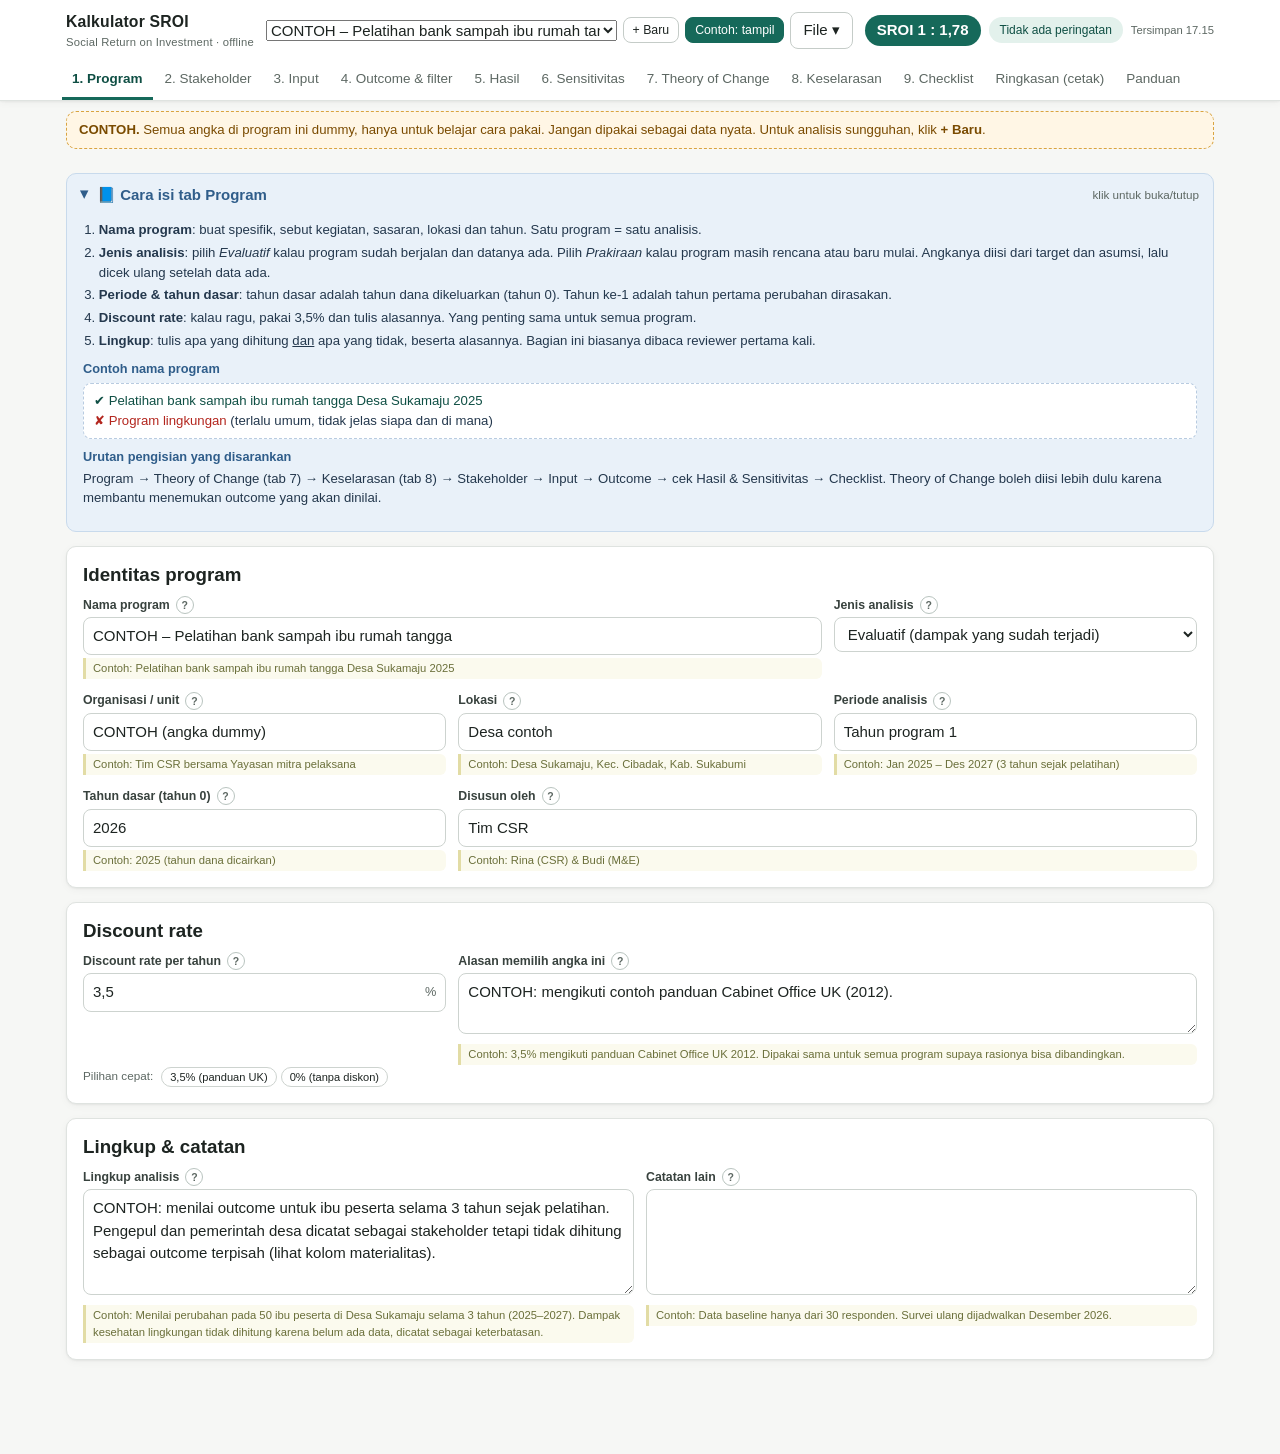
<file: sroi/sroi.html>
<!doctype html>
<html lang="id">
<head>
<meta charset="utf-8">
<meta name="viewport" content="width=device-width,initial-scale=1">
<title>Kalkulator SROI</title>
<style>
:root{
  --bg:#f6f7f5; --panel:#ffffff; --ink:#1d2421; --muted:#5d6863; --line:#dfe3e0; --soft:#eef2ef;
  --accent:#16695a; --accent-2:#0f4f44; --accent-soft:#e3f1ec;
  --warn:#9a5b00; --warn-soft:#fff4e0; --err:#b3261e; --err-soft:#fdecea; --info:#2f5d8a; --info-soft:#e9f1f9;
  --neg:#b3261e; --pos:#16695a; --contoh:#7a4b00;
  --r:10px; --shadow:0 1px 2px rgba(0,0,0,.05),0 2px 8px rgba(0,0,0,.04);
  color-scheme:light;
}
*{box-sizing:border-box}
html,body{margin:0;background:var(--bg);color:var(--ink);font:15px/1.5 -apple-system,BlinkMacSystemFont,"Segoe UI",Roboto,"Helvetica Neue",Arial,sans-serif}
button,input,select,textarea{font:inherit;color:inherit}
h1,h2,h3,h4{line-height:1.25;margin:0 0 .5em}
h2{font-size:1.25rem} h3{font-size:1.05rem} h4{font-size:.95rem}
p{margin:.3em 0 .8em}
a{color:var(--accent)}
.muted{color:var(--muted)} .small{font-size:.85rem} .tiny{font-size:.78rem}
.num{font-variant-numeric:tabular-nums;text-align:right;white-space:nowrap}

/* Top bar */
.top{position:sticky;top:0;z-index:20;background:var(--panel);border-bottom:1px solid var(--line);box-shadow:var(--shadow)}
.top-in{max-width:1180px;margin:0 auto;padding:10px 16px;display:flex;gap:12px;align-items:center;flex-wrap:wrap}
.brand{font-weight:700;font-size:1.05rem;letter-spacing:.2px;white-space:nowrap}
.brand span{display:block;font-weight:400;font-size:.75rem;color:var(--muted)}
.prog{display:flex;gap:6px;align-items:center;flex:1;min-width:220px}
.prog select{flex:1;min-width:0;max-width:360px}
.badge{margin-left:auto;display:flex;gap:8px;align-items:center}
.ratio-pill{background:var(--accent);color:#fff;border-radius:999px;padding:4px 12px;font-weight:700;white-space:nowrap}
.ratio-pill.none{background:#9aa5a0}
.warn-pill{border-radius:999px;padding:3px 10px;font-size:.8rem;cursor:pointer;border:1px solid transparent;white-space:nowrap}
.warn-pill.err{background:var(--err-soft);color:var(--err);border-color:#f3c4c0}
.warn-pill.warn{background:var(--warn-soft);color:var(--warn);border-color:#f0d9b0}
.warn-pill.ok{background:var(--accent-soft);color:var(--accent-2)}
.saved{font-size:.75rem;color:var(--muted);white-space:nowrap}
nav.tabs{max-width:1180px;margin:0 auto;padding:0 12px;display:flex;gap:2px;overflow-x:auto;scrollbar-width:thin}
nav.tabs button{background:none;border:0;border-bottom:3px solid transparent;padding:8px 10px;cursor:pointer;color:var(--muted);white-space:nowrap;font-size:.9rem}
nav.tabs button.on{color:var(--accent-2);border-bottom-color:var(--accent);font-weight:600}
nav.tabs button .n{display:inline-block;background:var(--warn-soft);color:var(--warn);border-radius:999px;font-size:.7rem;padding:0 6px;margin-left:4px}
nav.tabs button .n.err{background:var(--err-soft);color:var(--err)}

main{max-width:1180px;margin:0 auto;padding:18px 16px 80px}
.banner{max-width:1180px;margin:10px auto 0;padding:0 16px}
.banner > div{border-radius:var(--r);padding:8px 12px;font-size:.88rem;margin-bottom:6px}
.b-contoh{background:#fff6e5;border:1px dashed #d9a441;color:var(--contoh)}
.b-err{background:var(--err-soft);color:var(--err)}
.b-info{background:var(--info-soft);color:var(--info)}

.card{background:var(--panel);border:1px solid var(--line);border-radius:var(--r);padding:16px;margin-bottom:14px;box-shadow:var(--shadow)}
.card.flat{box-shadow:none}
.row{display:flex;gap:12px;flex-wrap:wrap}
.grid{display:grid;gap:12px}
.g2{grid-template-columns:repeat(2,minmax(0,1fr))}
.g3{grid-template-columns:repeat(3,minmax(0,1fr))}
.g4{grid-template-columns:repeat(4,minmax(0,1fr))}
@media (max-width:820px){.g3,.g4{grid-template-columns:repeat(2,minmax(0,1fr))}}
@media (max-width:560px){.g2,.g3,.g4{grid-template-columns:1fr}}
.span2{grid-column:span 2} .span3{grid-column:1/-1}
@media (max-width:560px){.span2{grid-column:auto}}

/* Fields */
.f label{display:flex;align-items:center;gap:6px;font-size:.82rem;font-weight:600;color:#38423e;margin-bottom:3px}
.f input[type=text],.f input:not([type]),.f select,.f textarea{width:100%;border:1px solid #cdd3cf;border-radius:8px;padding:7px 9px;background:#fff}
.f textarea{resize:vertical;min-height:38px}
.f input:focus,.f select:focus,.f textarea:focus{outline:2px solid #9fd1c4;border-color:var(--accent)}
.f.bad input,.f.bad textarea{border-color:var(--err);background:var(--err-soft)}
.f .msg{font-size:.76rem;color:var(--err);margin-top:2px;min-height:0}
.f .hint{font-size:.76rem;color:var(--muted);margin-top:2px}
.f .help{display:none;font-size:.8rem;color:#3e4a45;background:var(--soft);border-radius:8px;padding:6px 9px;margin:2px 0 4px}
.f.showhelp .help{display:block}
.q{border:1px solid #b9c4bf;background:#fff;color:var(--muted);width:18px;height:18px;border-radius:50%;font-size:.7rem;line-height:16px;padding:0;cursor:pointer;flex:none}
.q:hover{color:var(--accent);border-color:var(--accent)}
.unit{position:relative}
.unit input{padding-right:34px!important}
.unit::after{content:attr(data-unit);position:absolute;right:10px;top:50%;transform:translateY(-50%);color:var(--muted);font-size:.85rem;pointer-events:none}
.chk{display:flex;align-items:center;gap:8px;font-size:.9rem;cursor:pointer}

.btn{border:1px solid #c5ccc8;background:#fff;border-radius:8px;padding:6px 12px;cursor:pointer;white-space:nowrap}
.btn:hover{border-color:var(--accent);color:var(--accent-2)}
button.btn.pri{background:var(--accent);border-color:var(--accent);color:#fff}
button.btn.pri:hover{background:var(--accent-2);color:#fff}
button.btn.sm{padding:3px 9px;font-size:.82rem}
button.btn.del:hover{border-color:var(--err);color:var(--err)}
button.link{background:none;border:0;color:var(--accent);cursor:pointer;padding:0;text-decoration:underline}
.chips{display:flex;gap:4px;flex-wrap:wrap;margin-top:4px}
.chips button{border:1px solid #cdd3cf;background:#fff;border-radius:999px;font-size:.74rem;padding:1px 8px;cursor:pointer}
.chips button:hover{border-color:var(--accent);color:var(--accent)}
.chips button.on{background:var(--accent-soft);border-color:var(--accent);color:var(--accent-2)}

details.menu{position:relative}
details.menu summary{list-style:none;cursor:pointer}
details.menu summary::-webkit-details-marker{display:none}
details.menu .pop{position:absolute;right:0;top:calc(100% + 4px);background:#fff;border:1px solid var(--line);border-radius:10px;box-shadow:0 8px 24px rgba(0,0,0,.12);padding:6px;min-width:230px;z-index:30}
details.menu .pop button{display:block;width:100%;text-align:left;background:none;border:0;padding:7px 10px;border-radius:6px;cursor:pointer}
details.menu .pop button:hover{background:var(--soft)}
details.menu .pop hr{border:0;border-top:1px solid var(--line);margin:4px 0}

/* Tables */
.tw{overflow-x:auto}
table{border-collapse:collapse;width:100%;font-size:.86rem}
th,td{border-bottom:1px solid var(--line);padding:6px 8px;vertical-align:top;text-align:left}
th{background:var(--soft);font-weight:600;font-size:.8rem;color:#38423e}
tr.tot td{font-weight:700;border-top:2px solid #aab5b0}
td.neg{color:var(--neg)}
.edit-table td{padding:4px}
.edit-table .f label{display:none}
.edit-table .f input,.edit-table .f select,.edit-table .f textarea{padding:5px 7px}

/* Outcome cards */
.oc{border-left:4px solid var(--accent)}
.oc.negatif{border-left-color:var(--neg)}
.oc-h{display:flex;align-items:flex-start;gap:10px;margin-bottom:10px}
.oc-h .t{flex:1;min-width:0}
.oc-h .t b{display:block}
.oc-h .acts{display:flex;gap:4px;flex-wrap:wrap;justify-content:flex-end}
.oc.collapsed .oc-body{display:none}
.sec{border-top:1px dashed var(--line);padding-top:10px;margin-top:10px}
.sec > h4{font-size:.82rem;text-transform:uppercase;letter-spacing:.5px;color:var(--muted);margin-bottom:8px}
.filt{display:grid;grid-template-columns:minmax(200px,250px) 1fr;gap:10px;padding:8px 0;border-bottom:1px solid var(--soft)}
.filt:last-child{border-bottom:0}
@media (max-width:640px){.filt{grid-template-columns:1fr}}
.live{background:var(--accent-soft);border-radius:8px;padding:8px 10px;font-size:.85rem;margin-top:10px}
.live.negatif{background:var(--err-soft)}
.live .flow{display:flex;gap:6px;flex-wrap:wrap;align-items:center}
.live .flow span.a{color:var(--muted)}
.ocw{margin-top:8px}

/* Results */
.kpis{display:grid;grid-template-columns:repeat(4,minmax(0,1fr));gap:12px}
@media (max-width:820px){.kpis{grid-template-columns:repeat(2,minmax(0,1fr))}}
.kpi{background:var(--panel);border:1px solid var(--line);border-radius:var(--r);padding:12px 14px}
.kpi .l{font-size:.78rem;color:var(--muted)}
.kpi .v{font-size:1.35rem;font-weight:700;font-variant-numeric:tabular-nums}
.kpi.big{background:var(--accent);color:#fff;border-color:var(--accent)}
.kpi.big .l{color:#d3ece5}
.kpi.big .v{font-size:1.9rem}
.bars .b{display:grid;grid-template-columns:minmax(120px,32%) 1fr 92px;gap:8px;align-items:center;font-size:.84rem;margin:5px 0}
.bars .track{background:var(--soft);border-radius:4px;height:14px;position:relative;overflow:hidden}
.bars .fill{position:absolute;top:0;bottom:0;background:var(--accent);border-radius:4px;-webkit-print-color-adjust:exact;print-color-adjust:exact}
.bars .fill.neg{background:var(--neg)}
.tor .b{grid-template-columns:minmax(140px,28%) 1fr 150px}
.tor .track{height:16px;background:transparent;border-left:0}
.tor .base{position:absolute;top:-3px;bottom:-3px;width:2px;background:var(--ink)}
.tor .one{position:absolute;top:-3px;bottom:-3px;width:0;border-left:2px dashed var(--err)}
.tor .rng{position:absolute;top:2px;bottom:2px;background:#9fd1c4;border-radius:3px;-webkit-print-color-adjust:exact;print-color-adjust:exact}
.wl{list-style:none;padding:0;margin:0}
.wl li{padding:6px 10px;border-radius:8px;margin-bottom:5px;font-size:.86rem;display:flex;gap:8px;align-items:flex-start}
.wl li.err{background:var(--err-soft);color:var(--err)}
.wl li.warn{background:var(--warn-soft);color:#6f4300}
.wl li.info{background:var(--info-soft);color:var(--info)}
.wl li .go{margin-left:auto;flex:none}
.formula{background:#fbfcfb;border:1px solid var(--line);border-radius:8px;padding:10px 12px;font-size:.86rem}
.formula code{background:var(--soft);padding:1px 5px;border-radius:4px;font-size:.84rem}
.scen{display:grid;grid-template-columns:minmax(150px,220px) 1fr 70px;gap:10px;align-items:center;margin:6px 0;font-size:.88rem}
.scen input[type=range]{width:100%;accent-color:var(--accent)}

/* ToC diagram */
.toc{display:grid;grid-template-columns:repeat(6,minmax(0,1fr));gap:18px;position:relative}
@media (max-width:900px){.toc{grid-template-columns:1fr;gap:10px}}
.toc .col h4{font-size:.74rem;text-transform:uppercase;letter-spacing:.5px;color:#fff;background:var(--accent);padding:5px 6px;border-radius:6px;text-align:center;-webkit-print-color-adjust:exact;print-color-adjust:exact}
.toc .col h4 small{display:block;font-size:.66rem;font-weight:400;text-transform:none;letter-spacing:0;opacity:.85}
.toc .col:nth-child(4) h4,.toc .col:nth-child(5) h4{background:var(--accent-2)}
.toc .col:nth-child(6) h4{background:#0a3a32}
.toc-sdg{display:flex;gap:6px;flex-wrap:wrap;align-items:center;margin-top:10px;font-size:.84rem}
.sdgb{display:inline-block;background:var(--accent-soft);color:var(--accent-2);border:1px solid #b9dccf;border-radius:999px;padding:1px 9px;font-size:.78rem;font-weight:600;white-space:nowrap;-webkit-print-color-adjust:exact;print-color-adjust:exact}
.sdgb.utama{background:var(--accent);color:#fff;border-color:var(--accent)}

/* How-to boxes & examples */
details.howto{background:var(--info-soft);border:1px solid #c8daec;border-radius:var(--r);padding:0;margin-bottom:14px}
details.howto > summary{cursor:pointer;padding:10px 14px;font-weight:700;color:var(--info);list-style:none;display:flex;gap:8px;align-items:center}
details.howto > summary::-webkit-details-marker{display:none}
details.howto > summary::before{content:"▸";transition:transform .15s}
details.howto[open] > summary::before{transform:rotate(90deg)}
details.howto > summary .tiny{font-weight:400;color:var(--muted);margin-left:auto}
@media (max-width:560px){details.howto > summary .tiny{display:none}}
.howto-b{padding:0 16px 12px;font-size:.88rem;color:#24384d}
.howto-b ol,.howto-b ul{margin:.3em 0 .6em 1.2em;padding:0}
.howto-b li{margin-bottom:3px}
.howto-b h4{font-size:.85rem;margin:.8em 0 .3em;color:var(--info)}
.howto-b table{background:#fff;font-size:.82rem;margin:4px 0 8px}
.exbox{background:#fff;border:1px dashed #b8cbe0;border-radius:8px;padding:7px 10px;margin:6px 0}
.exbox .good{color:var(--accent-2)} .exbox .bad{color:var(--err)}
.f .ex{font-size:.75rem;color:#6a6f3a;background:#fbfaee;border-left:3px solid #e2dca5;padding:2px 7px;margin-top:3px;border-radius:0 6px 6px 0}
body.hide-ex .f .ex{display:none}
.edit-table .f .ex{display:none}
.subcard{border:1px solid var(--line);border-radius:var(--r);padding:12px;margin-bottom:10px;background:#fcfdfc}
.subcard-h{display:flex;gap:8px;align-items:center;margin-bottom:8px}
.subcard-h b{flex:1}
.csv-levels{display:grid;grid-template-columns:repeat(3,minmax(0,1fr));gap:10px;margin:6px 0 10px}
@media (max-width:820px){.csv-levels{grid-template-columns:1fr}}
.csv-levels > div{background:#fff;border:1px solid #c8daec;border-radius:8px;padding:8px 10px;font-size:.82rem}
.toc .col{position:relative}
.toc .col:not(:last-child)::after{content:"→";position:absolute;right:-15px;top:2px;color:var(--muted);font-weight:700}
@media (max-width:900px){.toc .col:not(:last-child)::after{content:"↓";right:auto;left:50%;top:auto;bottom:-16px}}
.toc .it{background:#fff;border:1px solid var(--line);border-radius:6px;padding:5px 8px;font-size:.82rem;margin-bottom:5px}
.toc-ctx{background:var(--soft);border-radius:8px;padding:8px 10px;font-size:.85rem;margin-bottom:12px}

/* Checklist */
.pr{display:grid;grid-template-columns:28px 1fr;gap:10px;padding:10px 0;border-bottom:1px solid var(--soft)}
.pr input[type=checkbox]{width:18px;height:18px;margin-top:3px;accent-color:var(--accent)}

/* Guide */
.guide h3{margin-top:1.2em}
.guide dl dt{font-weight:700;margin-top:.7em}
.guide dl dd{margin:0 0 .3em 0}

.empty{padding:30px;text-align:center;color:var(--muted)}
.footer{color:var(--muted);font-size:.75rem;text-align:center;margin-top:30px}
.printonly{display:none}
.toast{position:fixed;bottom:18px;left:50%;transform:translateX(-50%);background:#1d2421;color:#fff;padding:8px 14px;border-radius:8px;font-size:.88rem;z-index:50;opacity:0;transition:opacity .2s;pointer-events:none}
.toast.on{opacity:1}

@media print{
  @page{size:A4;margin:14mm}
  html,body{background:#fff;font-size:11.5px}
  .top,.banner,.noprint,.toast{display:none!important}
  main{padding:0;max-width:none}
  .card{box-shadow:none;break-inside:avoid;border-color:#ccc}
  .printonly{display:block}
  .pbreak{break-before:page}
  table{font-size:10px}
  .tw{overflow:visible}
  th,td{padding:4px 5px}
  .num{white-space:normal}
  table.otab{font-size:9px}
  table.otab th{font-size:8.5px}
  .kpis{grid-template-columns:repeat(4,minmax(0,1fr))}
  .toc{grid-template-columns:repeat(6,minmax(0,1fr));gap:12px}
  .toc .col:not(:last-child)::after{content:"→";right:-10px;left:auto;top:2px;bottom:auto}
  .toc .it{font-size:9.5px;padding:3px 5px}
  .toc .col h4{font-size:8.5px}
  .kpi.big{background:#fff;color:var(--ink);border:2px solid var(--accent)}
  .kpi.big .l{color:var(--muted)}
  a{color:inherit;text-decoration:none}
}
</style>
</head>
<body>
<header class="top">
  <div class="top-in">
    <div class="brand">Kalkulator SROI<span>Social Return on Investment · offline</span></div>
    <div class="prog">
      <select id="progSelect" aria-label="Pilih program" title="Pilih program"></select>
      <button class="btn sm" data-act="newProg" title="Program baru">+ Baru</button>
      <button class="btn sm" data-act="togEx" id="exBtn" title="Tampilkan/sembunyikan contoh di bawah kolom isian">Contoh: tampil</button>
      <details class="menu" id="fileMenu">
        <summary class="btn sm" role="button">File ▾</summary>
        <div class="pop">
          <button data-act="saveFile">💾 Simpan program ke file (.json)</button>
          <button data-act="openFile">📂 Buka file program…</button>
          <hr>
          <button data-act="exportCSV">📊 Ekspor peta dampak (CSV untuk Excel)</button>
          <button data-act="print">🖨️ Cetak / simpan PDF ringkasan</button>
          <hr>
          <button data-act="dupProg">⧉ Duplikat program ini</button>
          <button data-act="loadSample">＋ Tambah program CONTOH</button>
          <button data-act="backupAll">🗂️ Backup semua program (.json)</button>
          <hr>
          <button data-act="delProg" style="color:var(--err)">🗑️ Hapus program ini</button>
        </div>
      </details>
    </div>
    <div class="badge" id="liveBadge"></div>
  </div>
  <nav class="tabs" id="tabs"></nav>
</header>
<div class="banner" id="banner"></div>
<main id="main"></main>
<div class="toast" id="toast"></div>
<input type="file" id="fileIn" accept=".json,application/json" hidden>

<script>
(function(){
'use strict';

/* ================= Basics ================= */
const APP_VERSION = '1.1';
const SCHEMA = 2;
const LS_KEY = 'sroi-app-v1';
const $ = s => document.querySelector(s);
const $$ = s => Array.from(document.querySelectorAll(s));
const uid = () => Math.random().toString(36).slice(2,8) + Date.now().toString(36).slice(-4);
const esc = s => String(s ?? '').replace(/[&<>"']/g, c => ({'&':'&amp;','<':'&lt;','>':'&gt;','"':'&quot;',"'":'&#39;'}[c]));
const nl2br = s => esc(s).replace(/\n/g,'<br>');
const short = (s,n=48) => { s = String(s||'').trim(); return s.length>n ? s.slice(0,n-1)+'…' : s; };
const isBlank = s => s==null || String(s).trim()==='';

/* ---- Number parsing: understands Indonesian format (3.600.000 / 3,5) and plain (3600000 / 3.5) ---- */
function parseNum(raw){
  if (raw==null) return {empty:true};
  let s = String(raw).trim().replace(/^rp\.?\s*/i,'').replace(/\s+/g,'').replace(/%$/,'');
  if (s==='') return {empty:true};
  let neg = false;
  if (s[0]==='-' || s[0]==='−'){ neg = true; s = s.slice(1); }
  if (!/^[\d.,]+$/.test(s) || !/\d/.test(s)) return {err:'Harus berupa angka (contoh: 3.600.000 atau 3,5)'};
  const dots = (s.match(/\./g)||[]).length, commas = (s.match(/,/g)||[]).length;
  let n;
  if (dots && commas){
    if (s.lastIndexOf(',') > s.lastIndexOf('.')){ // 3.600.000,50
      if (commas>1) return {err:'Format angka tidak jelas'};
      n = s.replace(/\./g,'').replace(',','.');
    } else { // 3,600,000.50
      if (dots>1) return {err:'Format angka tidak jelas'};
      n = s.replace(/,/g,'');
    }
  } else if (commas){
    if (commas>1){
      if (/^\d{1,3}(,\d{3})+$/.test(s)) n = s.replace(/,/g,'');
      else return {err:'Format angka tidak jelas'};
    } else n = s.replace(',','.');
  } else if (dots){
    if (/^\d{1,3}(\.\d{3})+$/.test(s)) n = s.replace(/\./g,'');     // 1.000 / 3.600.000 = ribuan
    else if (dots>1) return {err:'Format angka tidak jelas'};
    else n = s;                                                      // 3.5 = desimal
  } else n = s;
  const v = Number(n);
  if (!isFinite(v)) return {err:'Harus berupa angka'};
  return {value: neg ? -v : v};
}
const NUM = {
  qty:{min:0,label:'Quantity'},
  proxyNilai:{min:0,money:true,label:'Proxy'},
  durasi:{min:1,max:50,int:true,label:'Durasi'},
  mulai:{min:1,max:50,int:true,label:'Tahun mulai'},
  dw:{min:0,max:100,label:'Deadweight'},
  attr:{min:0,max:100,label:'Attribution'},
  disp:{min:0,max:100,label:'Displacement'},
  drop:{min:0,max:100,label:'Drop-off'},
  discountRate:{min:0,max:100,label:'Discount rate'},
  nilai:{min:0,money:true,label:'Nilai input'},
  jumlah:{min:0,int:true,label:'Jumlah'},
  dwPP:{min:0,max:100}, attrPP:{min:0,max:100}, dispPP:{min:0,max:100}, dropPP:{min:0,max:100},
  proxyPct:{min:0,max:100}, qtyPct:{min:0,max:100}, drLow:{min:0,max:100}, drHigh:{min:0,max:100}
};
function checkNum(field, raw){
  const spec = NUM[field]; if (!spec) return {ok:true};
  const r = parseNum(raw);
  if (r.empty) return {empty:true};
  if (r.err) return {err:r.err};
  const v = r.value;
  if (v<0 || (spec.min!=null && v<spec.min)) return {err: spec.min>0 ? `Minimal ${spec.min}` : 'Tidak boleh negatif. Untuk outcome merugikan, centang "Outcome negatif".'};
  if (spec.max!=null && v>spec.max) return {err:`Maksimal ${spec.max}`};
  if (spec.int && Math.round(v)!==v) return {err:'Harus bilangan bulat (tahun)'};
  return {value:v};
}
function val(raw, def){ const r = parseNum(raw); return (r.value!=null) ? r.value : def; }

const fmtNum = (v,d=0) => (isFinite(v)?v:0).toLocaleString('id-ID',{minimumFractionDigits:d,maximumFractionDigits:d});
const fmtRp = v => (v<0?'−':'') + 'Rp\u00a0' + fmtNum(Math.abs(v));
function fmtRpShort(v){
  const a = Math.abs(v), s = v<0?'−':'';
  if (a>=1e12) return s+'Rp\u00a0'+fmtNum(a/1e12,2)+'\u00a0T';
  if (a>=1e9) return s+'Rp\u00a0'+fmtNum(a/1e9,2)+'\u00a0M';
  if (a>=1e6) return s+'Rp\u00a0'+fmtNum(a/1e6,1)+'\u00a0jt';
  return s+'Rp\u00a0'+fmtNum(a);
}
const fmtPct = (x,d) => { const p = x*100; return fmtNum(p, d!=null?d:(Math.abs(p-Math.round(p))<1e-9?0:1)) + '%'; };
const fmtRatio = v => (v==null||!isFinite(v)) ? '–' : fmtNum(v,2);
const today = () => { const d=new Date(); return d.toISOString().slice(0,10); };

/* ================= Help texts ================= */
const HELP = {
  nama:'Nama program yang dinilai. Satu program = satu analisis SROI.',
  jenis:'Evaluatif: menilai dampak yang sudah terjadi, pakai data nyata. Prakiraan (forecast): memperkirakan dampak program yang akan atau baru berjalan, biasanya dipakai waktu merancang program.',
  discountRate:'Rupiah tahun depan nilainya lebih kecil dari rupiah hari ini, jadi nilai tahun ke-2, ke-3 dan seterusnya dikecilkan. Panduan Cabinet Office UK (2012) memakai 3,5%. Ada juga praktik di Indonesia yang memakai BI Rate. Yang penting tulis alasannya dan konsisten antar laporan.',
  lingkup:'Batasan analisis: periode, wilayah, stakeholder dan outcome apa yang dimasukkan dan apa yang tidak, beserta alasannya.',
  sNama:'Pihak yang mengalami perubahan karena program, positif maupun negatif. Contoh: peserta, keluarga peserta, pengepul, pemerintah desa.',
  sLibat:'Cara stakeholder dilibatkan: wawancara, kuesioner, FGD. SROI wajib melibatkan stakeholder, bukan ditebak dari meja.',
  sMaterial:'Material = perubahannya cukup penting dan cukup besar untuk dihitung. Kalau tidak dihitung, tulis alasannya di kolom sebelahnya.',
  iUraian:'Semua yang dikeluarkan untuk program. Bukan cuma uang: waktu relawan atau barang sumbangan juga bisa dinilai. Total input jadi pembagi (penyebut) rasio SROI.',
  output:'Apa yang dihasilkan program. Bentuknya kegiatan atau jumlah yang dijangkau, belum berupa perubahan. Contoh: "50 ibu dilatih".',
  outcome:'Perubahan yang dialami stakeholder. Ini yang dinilai. "Dilatih" itu output, "penghasilannya naik" itu outcome.',
  indikator:'Cara membuktikan outcome benar-benar terjadi. Contoh: rata-rata penghasilan tambahan per bulan dari catatan setoran.',
  sumberData:'Dari mana angka quantity dan indikator diambil: kuesioner, data program, catatan lapangan, laporan mitra.',
  negatif:'Centang kalau ini perubahan yang merugikan (misalnya beban kerja bertambah). Nilainya akan mengurangi total manfaat.',
  qty:'Berapa orang atau unit yang benar-benar mengalami outcome. Bukan jumlah peserta, tapi yang berubah. Contoh: 40 dari 50 yang aktif setor.',
  proxyNilai:'Nilai rupiah untuk 1 unit outcome selama 1 tahun. Kalau outcome-nya penghasilan, langsung pakai datanya. Kalau tidak ada harga pasar (misalnya rasa percaya diri), pakai pembanding: biaya pengganti atau harga layanan serupa.',
  proxyUraian:'Jelaskan proxy-nya apa. Contoh: "rata-rata penghasilan tambahan Rp 300 rb/bulan × 12".',
  proxySumber:'Wajib diisi. Tanpa sumber, proxy tidak bisa dicek orang lain. Contoh: "Catatan setoran bank sampah Jan–Des 2025" atau nama database/kajian.',
  durasi:'Berapa tahun outcome bertahan. Harus ada dasarnya (data, literatur, jawaban stakeholder), jangan asal.',
  mulai:'Tahun ke berapa outcome mulai terasa. Biasanya 1. Pakai 2 kalau baru terasa setelah setahun program.',
  dw:'Bagian perubahan yang tetap akan terjadi walau tanpa program. Cara tanya: "Tanpa program ini, apakah ibu tetap akan mulai pilah dan jual sampah?" Bisa juga dari kelompok pembanding atau data tren.',
  attr:'Bagian perubahan yang disebabkan pihak lain (program pemda, NGO lain, keluarga). Cara tanya: "Selain program ini, ada bantuan lain yang ikut membantu?"',
  disp:'Apakah manfaat ini menggeser atau mengurangi manfaat orang lain. Contoh: pengepul lama kehilangan sebagian pasokan. Kalau tidak ada, isi 0%.',
  drop:'Berapa persen nilai outcome turun tiap tahun setelah tahun pertama, karena efeknya memudar atau faktor lain mulai ikut berpengaruh. Hanya berpengaruh kalau durasi lebih dari 1 tahun.',
  organisasi:'Unit atau lembaga yang menjalankan program. Kalau dijalankan bersama mitra, tulis keduanya.',
  lokasi:'Wilayah program sampai tingkat desa/kelurahan kalau bisa. Berguna saat membandingkan program antar wilayah.',
  periode:'Rentang waktu manfaat yang dinilai, bukan hanya masa kegiatan. Kalau outcome dihitung 3 tahun, periodenya 3 tahun.',
  tahunDasar:'Tahun 0 = tahun dana/input dikeluarkan. Manfaat tahun ke-1 didiskon satu kali, tahun ke-2 dua kali, dan seterusnya.',
  penyusun:'Nama dan unit penyusun. Membantu reviewer tahu siapa yang bisa ditanya.',
  discountAlasan:'Tulis dasar angka discount rate. Pakai angka yang sama untuk semua program kalau ingin rasionya bisa dibandingkan.',
  catatan:'Hal lain yang perlu diketahui pembaca: keterbatasan data, rencana survei ulang, perubahan dari versi sebelumnya.',
  satuan:'Satuan quantity: orang, KK, kelompok, hektar, ton, pohon. Proxy harus per satuan yang sama.',
  durasiAlasan:'Dasar angka durasi: data tindak lanjut, umur alat, jawaban stakeholder, atau kajian program serupa.',
  tocMasalah:'Masalah utama yang mau diselesaikan dan penyebabnya. Tulis dengan data kalau ada, supaya jelas kondisi awalnya (baseline).',
  tocSasaran:'Siapa kelompok sasaran utama dan berapa jumlahnya.',
  tocInput:'Sumber daya yang dipakai: dana, orang, barang, mitra.',
  tocKegiatan:'Apa yang dikerjakan program. Pakai kata kerja: melatih, mendampingi, membangun, menyediakan.',
  tocOutput:'Hasil langsung kegiatan yang bisa dihitung: jumlah peserta, jumlah alat, jumlah sesi. Belum berupa perubahan.',
  tocPendek:'Perubahan pertama yang muncul, biasanya dalam hitungan bulan: pengetahuan, keterampilan, sikap, akses.',
  tocMenengah:'Perubahan perilaku atau kondisi yang muncul setelah outcome jangka pendek: praktik baru, penghasilan, kesehatan. Ini yang biasanya dinilai di tab Outcome.',
  tocImpact:'Perubahan jangka panjang yang lebih luas. Program ini ikut berkontribusi, tapi tidak sendirian.',
  tocAsumsi:'Kondisi yang harus benar supaya satu kotak mengarah ke kotak berikutnya. Contoh: "peserta punya waktu memilah sampah".',
  tocRisiko:'Apa yang bisa membuat rantai perubahan putus, dan apa rencana mitigasinya.',
  tocBukti:'Dasar keyakinan bahwa rantai ini masuk akal: data baseline, pengalaman program serupa, kajian, atau masukan stakeholder.',
  regNama:'Nama dan nomor peraturan atau standar. Ketik untuk melihat saran, lalu cek ulang nomor dan apakah masih berlaku.',
  regSifat:'Wajib = program membantu memenuhi kewajiban. Mendukung = program mendukung target/program pemerintah. Pelaporan = dipakai untuk laporan. Pedoman = standar sukarela.',
  regPasal:'Pasal, ayat, atau bagian yang relevan. Lebih kuat daripada hanya menulis nama peraturan.',
  regKaitan:'Jelaskan dengan satu atau dua kalimat bagaimana program ini memenuhi atau mendukung ketentuan tersebut.',
  sdgGoal:'Tujuan SDGs (TPB) yang paling terkait. Pilih 1–2 tujuan utama dan beberapa pendukung. Jangan pilih semua.',
  sdgTarget:'Nomor target SDGs, misalnya 12.5 atau 8.3. Ketik nomornya untuk melihat saran.',
  sdgKontribusi:'Bagaimana outcome program menyumbang ke target itu, sebaiknya dengan angka dari tab Outcome.',
  uNama:'Unit, divisi, atau kantor yang terkait dengan program, di luar tim pelaksana.',
  uJenis:'Bentuk keterkaitannya: bisnis (shared value), SDM/relawan, komunikasi, risiko & kepatuhan, keberlanjutan & pelaporan, atau lainnya.',
  uManfaat:'Nilai yang didapat unit/perusahaan dari program. Dicatat terpisah dan tidak ikut dihitung di rasio SROI, supaya tidak klaim berlebihan.',
  uCsv:'Tingkat creating shared value menurut Porter & Kramer (2011). Lihat penjelasan di atas daftar unit.',
  uIndikator:'Angka bisnis yang bisa dipantau untuk membuktikan manfaat bagi unit.',
  csvCatatan:'Ringkasan dalam 2–4 kalimat: masalah sosial apa yang diselesaikan, dan nilai bisnis apa yang ikut tercipta.'
};
/* Contoh singkat yang selalu tampil di bawah kolom. Kunci = jenis path + ":" + nama field. */
const EX = {
  'p:nama':'Contoh: Pelatihan bank sampah ibu rumah tangga Desa Sukamaju 2025',
  'p:organisasi':'Contoh: Tim CSR bersama Yayasan mitra pelaksana',
  'p:lokasi':'Contoh: Desa Sukamaju, Kec. Cibadak, Kab. Sukabumi',
  'p:periode':'Contoh: Jan 2025 – Des 2027 (3 tahun sejak pelatihan)',
  'p:tahunDasar':'Contoh: 2025 (tahun dana dicairkan)',
  'p:penyusun':'Contoh: Rina (CSR) & Budi (M&E)',
  'p:discountAlasan':'Contoh: 3,5% mengikuti panduan Cabinet Office UK 2012. Dipakai sama untuk semua program supaya rasionya bisa dibandingkan.',
  'p:lingkup':'Contoh: Menilai perubahan pada 50 ibu peserta di Desa Sukamaju selama 3 tahun (2025–2027). Dampak kesehatan lingkungan tidak dihitung karena belum ada data, dicatat sebagai keterbatasan.',
  'p:catatan':'Contoh: Data baseline hanya dari 30 responden. Survei ulang dijadwalkan Desember 2026.',
  'p:csvCatatan':'Contoh: Program menyelesaikan masalah sampah dan penghasilan ibu rumah tangga. Bersamaan, tabungan bank sampah membuka jalan bagi warga untuk punya rekening bank, dan pengepul binaan bisa menjadi calon debitur UMKM.',
  'o:output':'Contoh: 50 ibu ikut pelatihan 3 hari; 40 aktif setor sampah tiap bulan',
  'o:outcome':'Contoh: Penghasilan tambahan dari jual sampah terpilah',
  'o:indikator':'Contoh: Rata-rata penghasilan tambahan per bulan (Rp)',
  'o:sumberData':'Contoh: Buku setoran bank sampah + kuesioner akhir program',
  'o:qty':'Contoh: 40 (yang aktif setor), bukan 50 (yang dilatih)',
  'o:satuan':'Contoh: orang / KK / ha / ton / pohon',
  'o:proxyNilai':'Contoh: 3.600.000 = Rp 300.000 × 12 bulan',
  'o:proxyUraian':'Contoh: Rata-rata penghasilan tambahan Rp 300.000/bulan × 12 bulan',
  'o:proxySumber':'Contoh: Catatan setoran bank sampah Jan–Des 2025 (rata-rata 40 peserta aktif)',
  'o:durasi':'Contoh: 3',
  'o:mulai':'Biasanya 1',
  'o:durasiAlasan':'Contoh: Alat dan pendampingan bertahan 3 tahun; 80% peserta masih aktif setor setelah 1 tahun (data setoran).',
  'o:dwAlasan':'Contoh: Dari kuesioner baseline, 10 dari 50 ibu (20%) sudah memilah dan menjual sampah sebelum program.',
  'o:attrAlasan':'Contoh: Ada bank sampah pemda di desa yang sama. Rata-rata jawaban peserta: kontribusi pihak lain sekitar 25%.',
  'o:dispAlasan':'Contoh: 3 pengepul lama kehilangan sebagian pasokan, sekitar 10% (wawancara). Kalau tidak ada: "0%, tidak ada pihak yang tergeser (wawancara pengepul)".',
  'o:dropAlasan':'Contoh: Keaktifan setor turun sekitar 20% per tahun setelah pendampingan selesai (data setoran tahun ke-2).',
  'toc:masalah':'Contoh: 70% rumah tangga di Desa Sukamaju membakar atau membuang sampah ke sungai (survei desa 2024). Ibu rumah tangga minim sumber penghasilan tambahan.',
  'toc:sasaran':'Contoh: 50 ibu rumah tangga di 3 RW Desa Sukamaju',
  'toc:input':'Contoh (satu baris satu kotak):\nDana Rp 100 juta\nPendamping lapangan 1 orang',
  'toc:kegiatan':'Contoh:\nPelatihan pemilahan sampah\nPengadaan alat bank sampah',
  'toc:output':'Contoh:\n50 ibu dilatih\n1 unit bank sampah beroperasi',
  'toc:outcomePendek':'Contoh:\nIbu paham cara memilah sampah\nIbu tahu harga jual tiap jenis sampah',
  'toc:outcome':'Contoh:\nIbu rutin memilah & menyetor sampah\nPenghasilan tambahan keluarga',
  'toc:impact':'Contoh:\nKesejahteraan keluarga meningkat\nSampah ke TPA/sungai berkurang',
  'toc:asumsi':'Contoh: Ibu punya waktu memilah; pengepul tetap mau membeli; harga sampah stabil.',
  'toc:risiko':'Contoh: Harga sampah anjlok → mitigasi: kerja sama dengan 2 offtaker dan olah sampah organik jadi kompos.',
  'toc:bukti':'Contoh: Survei baseline 2024; program serupa di desa tetangga berjalan 3 tahun.'
};
const FILTERS = [
  {k:'dw', lab:'Deadweight', q:'Tanpa program, apakah perubahan ini tetap terjadi?'},
  {k:'attr', lab:'Attribution', q:'Berapa bagian perubahan yang karena pihak lain?'},
  {k:'disp', lab:'Displacement', q:'Apakah manfaat ini menggeser manfaat pihak lain?'},
  {k:'drop', lab:'Drop-off', q:'Berapa persen nilainya turun tiap tahun setelah tahun 1?'}
];
/* ---- SDGs / TPB ---- */
const SDGS = ['Tanpa Kemiskinan','Tanpa Kelaparan','Kehidupan Sehat dan Sejahtera','Pendidikan Berkualitas','Kesetaraan Gender',
  'Air Bersih dan Sanitasi Layak','Energi Bersih dan Terjangkau','Pekerjaan Layak dan Pertumbuhan Ekonomi','Industri, Inovasi dan Infrastruktur',
  'Berkurangnya Kesenjangan','Kota dan Permukiman yang Berkelanjutan','Konsumsi dan Produksi yang Bertanggung Jawab','Penanganan Perubahan Iklim',
  'Ekosistem Lautan','Ekosistem Daratan','Perdamaian, Keadilan dan Kelembagaan yang Tangguh','Kemitraan untuk Mencapai Tujuan'];
/* Ringkasan bebas, bukan bunyi resmi. Cek di metadata TPB Bappenas atau sdgs.un.org. */
const SDG_TARGETS = [
  '1.2 – Mengurangi proporsi penduduk miskin','1.4 – Hak yang sama atas sumber daya ekonomi dan layanan keuangan',
  '2.1 – Menghilangkan kelaparan, akses pangan bergizi','2.3 – Produktivitas dan pendapatan produsen pangan skala kecil',
  '3.4 – Penyakit tidak menular dan kesehatan mental','3.9 – Kematian/penyakit akibat bahan kimia dan polusi',
  '4.4 – Keterampilan relevan untuk kerja dan wirausaha','4.6 – Literasi dan numerasi','4.7 – Pendidikan untuk pembangunan berkelanjutan',
  '5.5 – Partisipasi dan kepemimpinan perempuan','5.a – Hak perempuan atas sumber daya ekonomi',
  '6.1 – Akses air minum aman','6.2 – Akses sanitasi layak','6.3 – Kualitas air dan pengurangan pencemaran',
  '7.1 – Akses energi','7.2 – Porsi energi terbarukan',
  '8.3 – Kewirausahaan dan UMKM, termasuk akses layanan keuangan','8.5 – Pekerjaan layak dan produktif','8.6 – Pemuda yang tidak bekerja/sekolah','8.9 – Pariwisata berkelanjutan','8.10 – Akses layanan perbankan dan keuangan',
  '9.3 – Akses usaha kecil ke layanan keuangan',
  '10.2 – Inklusi sosial, ekonomi, dan politik',
  '11.4 – Pelindungan warisan budaya dan alam','11.6 – Dampak lingkungan kota, termasuk pengelolaan sampah',
  '12.3 – Mengurangi sisa/susut pangan','12.5 – Mengurangi timbulan sampah (cegah, kurangi, daur ulang, guna ulang)',
  '13.1 – Ketahanan terhadap bencana iklim','13.3 – Edukasi dan kesadaran perubahan iklim',
  '14.1 – Pencemaran laut, termasuk sampah laut','14.2 – Pengelolaan ekosistem pesisir dan laut',
  '15.1 – Konservasi ekosistem daratan','15.2 – Pengelolaan hutan lestari dan rehabilitasi',
  '16.6 – Kelembagaan yang efektif dan transparan','16.7 – Pengambilan keputusan yang partisipatif',
  '17.17 – Kemitraan publik, swasta, dan masyarakat sipil'
];
/* Saran untuk mempercepat pengisian. Bukan daftar lengkap. Cek nomor, pasal, dan status berlakunya sebelum dipakai di laporan. */
const REG_SUGGEST = [
  'UU No. 40 Tahun 2007 tentang Perseroan Terbatas (Pasal 74, TJSL)',
  'PP No. 47 Tahun 2012 tentang Tanggung Jawab Sosial dan Lingkungan Perseroan Terbatas',
  'POJK No. 51/POJK.03/2017 tentang Penerapan Keuangan Berkelanjutan',
  'SEOJK No. 16/SEOJK.04/2021 tentang Bentuk dan Isi Laporan Tahunan Emiten atau Perusahaan Publik',
  'POJK No. 3 Tahun 2023 tentang Peningkatan Literasi dan Inklusi Keuangan',
  'Perpres No. 114 Tahun 2020 tentang Strategi Nasional Keuangan Inklusif',
  'Perpres No. 111 Tahun 2022 tentang Pelaksanaan Pencapaian Tujuan Pembangunan Berkelanjutan',
  'UU No. 32 Tahun 2009 tentang Perlindungan dan Pengelolaan Lingkungan Hidup',
  'UU No. 18 Tahun 2008 tentang Pengelolaan Sampah',
  'Perpres No. 97 Tahun 2017 tentang Jakstranas Pengelolaan Sampah Rumah Tangga',
  'Permen LHK No. 14 Tahun 2021 tentang Pengelolaan Sampah pada Bank Sampah',
  'Permen LHK No. 1 Tahun 2021 tentang PROPER',
  'UU No. 20 Tahun 2008 tentang UMKM',
  'PP No. 7 Tahun 2021 tentang Kemudahan, Pelindungan, dan Pemberdayaan Koperasi dan UMKM',
  'UU No. 6 Tahun 2014 tentang Desa',
  'UU No. 20 Tahun 2003 tentang Sistem Pendidikan Nasional',
  'UU No. 17 Tahun 2023 tentang Kesehatan',
  'UU No. 10 Tahun 2009 tentang Kepariwisataan',
  'Taksonomi untuk Keuangan Berkelanjutan Indonesia (TKBI), OJK',
  'GRI 413: Local Communities (standar pelaporan)',
  'ISO 26000: Panduan Tanggung Jawab Sosial',
  'Peraturan daerah setempat tentang TJSL/CSR',
  'Kebijakan internal perusahaan tentang CSR/keberlanjutan'
];
const REG_SIFAT = [['wajib','Kewajiban yang dipenuhi'],['dukung','Mendukung program pemerintah'],['lapor','Dasar pelaporan'],['pedoman','Pedoman / standar sukarela']];
const UNIT_JENIS = [['bisnis','Bisnis / shared value'],['cabang','Kantor cabang / wilayah'],['sdm','SDM / relawan karyawan'],['komunikasi','Komunikasi / brand'],['risiko','Risiko & kepatuhan'],['keberlanjutan','Keberlanjutan & pelaporan'],['keuangan','Keuangan / anggaran'],['lain','Lainnya']];
const UNIT_STATUS = [['belum','Belum dihubungi'],['diskusi','Sudah diskusi'],['aktif','Terlibat aktif']];
const CSV_LEVELS = [
  ['1','Produk & pasar baru','Memikirkan ulang produk dan pasar: melayani kebutuhan masyarakat yang belum terlayani. Contoh: tabungan bank sampah, edukasi keuangan yang membuka nasabah baru.'],
  ['2','Rantai nilai lebih produktif','Mendefinisikan ulang produktivitas rantai nilai: masalah sosial di rantai pasok/operasional diselesaikan sehingga biaya turun atau mutu naik. Contoh: pemasok UMKM binaan jadi lebih andal.'],
  ['3','Ekosistem / klaster lokal','Membangun klaster lokal: memperkuat ekosistem di sekitar tempat usaha (pelatihan, infrastruktur, kelembagaan) sehingga bisnis dan masyarakat sama-sama tumbuh. Contoh: desa wisata binaan yang ramai transaksi.']
];
const PRINCIPLES = [
  ['Libatkan stakeholder','Involve stakeholders','Stakeholder ikut menentukan apa yang diukur dan bagaimana menilainya.','Tab Stakeholder: kolom "Cara dilibatkan" terisi untuk semua stakeholder material.'],
  ['Pahami apa yang berubah','Understand what changes','Jelaskan bagaimana perubahan terjadi, termasuk yang tidak disengaja dan yang negatif.','Tab Outcome dan Theory of Change terisi; outcome negatif sudah dipertimbangkan.'],
  ['Nilai hal yang penting','Value the things that matter','Pakai proxy keuangan supaya nilai outcome yang tidak punya harga pasar tetap terlihat.','Setiap proxy punya uraian dan sumber.'],
  ['Hanya masukkan yang material','Only include what is material','Tentukan informasi apa yang perlu supaya gambarannya wajar, sampai orang lain bisa menarik kesimpulan yang masuk akal.','Kolom materialitas dan lingkup analisis diisi, termasuk alasan kalau ada yang tidak dihitung.'],
  ['Jangan klaim berlebihan','Do not over-claim','Hanya klaim nilai yang memang diciptakan organisasi ini.','Deadweight, attribution, displacement, drop-off diisi dengan alasan; analisis sensitivitas sudah dilihat.'],
  ['Transparan','Be transparent','Tunjukkan dasar setiap angka dan bahwa analisisnya jujur, lalu laporkan dan diskusikan dengan stakeholder.','Ringkasan siap cetak berisi rumus, asumsi, sumber dan alasan.'],
  ['Verifikasi hasil','Verify the result','Pastikan ada pengecekan independen yang wajar.','Ada reviewer internal/eksternal; catat siapa dan kapan.'],
  ['Responsif','Be responsive','Pakai hasil analisis untuk mengambil keputusan yang menambah nilai sosial. Prinsip ini ditambahkan Social Value International setelah panduan 2012.','Catat keputusan program yang diambil dari hasil SROI.']
];

/* ================= Data model ================= */
function blankProgram(name){
  return {
    id: uid(), schema: SCHEMA, nama: name || 'Program baru', organisasi:'', lokasi:'', periode:'',
    jenis:'evaluatif', tahunDasar: String(new Date().getFullYear()), penyusun:'', lingkup:'', catatan:'',
    discountRate:'3,5', discountAlasan:'', isContoh:false,
    stakeholders:[], inputs:[], outcomes:[],
    toc:{masalah:'', sasaran:'', input:'', kegiatan:'', output:'', outcomePendek:'', outcome:'', impact:'', asumsi:'', risiko:'', bukti:''},
    regulasi:[], sdgs:[], units:[], csvCatatan:'',
    checklist: PRINCIPLES.map(()=>({done:false,bukti:''})),
    sens:{dwPP:'10', attrPP:'10', dispPP:'10', dropPP:'10', proxyPct:'25', qtyPct:'25', drLow:'0', drHigh:'7'},
    created: new Date().toISOString(), updated: new Date().toISOString()
  };
}
function blankOutcome(stakeholderId){
  return {id:uid(), stakeholderId: stakeholderId||'', output:'', outcome:'', indikator:'', sumberData:'', negatif:false,
    qty:'', satuan:'orang', proxyNilai:'', proxyUraian:'', proxySumber:'', durasi:'1', durasiAlasan:'', mulai:'1',
    dw:'', dwAlasan:'', attr:'', attrAlasan:'', disp:'', dispAlasan:'', drop:'', dropAlasan:'', collapsed:false};
}
const blankReg = () => ({id:uid(), nama:'', sifat:'wajib', pasal:'', kaitan:'', bukti:''});
const blankSdg = () => ({id:uid(), goal:'', peran:'utama', target:'', outcomeId:'', kontribusi:''});
const blankUnit = () => ({id:uid(), nama:'', jenis:'bisnis', peran:'', manfaat:'', csv:'', indikator:'', pic:'', status:'belum'});
function sampleProgram(){
  const p = blankProgram('CONTOH – Pelatihan bank sampah ibu rumah tangga');
  p.isContoh = true;
  p.organisasi = 'CONTOH (angka dummy)'; p.lokasi = 'Desa contoh'; p.periode = 'Tahun program 1'; p.penyusun = 'Tim CSR';
  p.discountAlasan = 'CONTOH: mengikuti contoh panduan Cabinet Office UK (2012).';
  p.lingkup = 'CONTOH: menilai outcome untuk ibu peserta selama 3 tahun sejak pelatihan. Pengepul dan pemerintah desa dicatat sebagai stakeholder tetapi tidak dihitung sebagai outcome terpisah (lihat kolom materialitas).';
  const s1 = {id:uid(), nama:'Ibu rumah tangga peserta', peran:'Penerima manfaat utama', jumlah:'50', libat:'CONTOH: kuesioner ke 50 peserta + FGD 10 orang', material:'ya', alasanMaterial:''};
  const s2 = {id:uid(), nama:'Pengepul sampah lokal', peran:'Terdampak tidak langsung', jumlah:'3', libat:'CONTOH: wawancara 3 pengepul', material:'tidak', alasanMaterial:'CONTOH: dampaknya (kehilangan sebagian pasokan) sudah diperhitungkan lewat displacement 10% pada outcome ibu peserta.'};
  const s3 = {id:uid(), nama:'Pemerintah desa', peran:'Mitra pelaksana', jumlah:'1', libat:'CONTOH: wawancara kepala desa', material:'tidak', alasanMaterial:'CONTOH: perubahan bagi pemdes kecil dan sulit dipisahkan dari program lain.'};
  p.stakeholders = [s1,s2,s3];
  p.inputs = [{id:uid(), uraian:'Dana program (pelatihan, alat, pendampingan)', stakeholderId:'', jenis:'uang', nilai:'100.000.000', sumber:'CONTOH: RAB program'}];
  const o = blankOutcome(s1.id);
  Object.assign(o, {
    output:'50 ibu dilatih, 40 aktif setor sampah', outcome:'Penghasilan tambahan dari penjualan sampah terpilah',
    indikator:'Rata-rata penghasilan tambahan per bulan', sumberData:'CONTOH: catatan setoran bank sampah',
    qty:'40', satuan:'orang', proxyNilai:'3.600.000', proxyUraian:'Rp 300.000/bulan × 12 bulan', proxySumber:'CONTOH: catatan setoran bank sampah (rata-rata 12 bulan)',
    durasi:'3', durasiAlasan:'CONTOH: 3 tahun, sesuai umur alat dan pendampingan', mulai:'1',
    dw:'20', dwAlasan:'CONTOH: dari kuesioner, 10 dari 50 ibu sudah memilah dan menjual sampah sebelum program.',
    attr:'25', attrAlasan:'CONTOH: ada program bank sampah pemda di desa yang sama; peserta menilai kontribusinya sekitar seperempat.',
    disp:'10', dispAlasan:'CONTOH: pengepul lama kehilangan sebagian pasokan (wawancara 3 pengepul).',
    drop:'20', dropAlasan:'CONTOH: perkiraan berdasarkan turunnya keaktifan setor setelah pendampingan selesai.'
  });
  p.outcomes = [o];
  p.toc = {
    masalah:'CONTOH: sampah rumah tangga dibuang/dibakar, ibu rumah tangga minim sumber penghasilan tambahan.',
    sasaran:'CONTOH: 50 ibu rumah tangga di desa contoh',
    input:'Dana Rp 100 juta\nPendamping lapangan',
    kegiatan:'Pelatihan pemilahan sampah\nPengadaan alat bank sampah\nPendampingan 12 bulan',
    output:'50 ibu dilatih\n40 ibu aktif setor sampah',
    outcomePendek:'Ibu paham cara memilah sampah\nIbu tahu harga jual tiap jenis sampah',
    outcome:'Penghasilan tambahan dari penjualan sampah terpilah\nSampah terpilah di sumber',
    impact:'Kesejahteraan keluarga meningkat\nSampah ke TPA berkurang',
    asumsi:'CONTOH: harga jual sampah stabil; pengepul tetap mau membeli; ibu punya waktu memilah.',
    risiko:'CONTOH: harga sampah anjlok → kerja sama dengan 2 pengepul/offtaker dan olah sampah organik jadi kompos.',
    bukti:'CONTOH: kuesioner baseline 50 ibu; program serupa di desa tetangga masih berjalan setelah 3 tahun.'
  };
  p.regulasi = [
    Object.assign(blankReg(), {nama:'UU No. 40 Tahun 2007 tentang Perseroan Terbatas (Pasal 74, TJSL)', sifat:'wajib', pasal:'Pasal 74', kaitan:'CONTOH: program dianggarkan sebagai pelaksanaan tanggung jawab sosial dan lingkungan perseroan.', bukti:'CONTOH: RKAP dan laporan tahunan'}),
    Object.assign(blankReg(), {nama:'UU No. 18 Tahun 2008 tentang Pengelolaan Sampah', sifat:'dukung', pasal:'CONTOH: ketentuan pengurangan sampah (pembatasan, daur ulang, pemanfaatan kembali)', kaitan:'CONTOH: bank sampah mendorong pemilahan dan daur ulang di sumber.', bukti:'CONTOH: catatan setoran (kg per jenis)'}),
    Object.assign(blankReg(), {nama:'POJK No. 51/POJK.03/2017 tentang Penerapan Keuangan Berkelanjutan', sifat:'lapor', pasal:'CONTOH: kewajiban laporan keberlanjutan', kaitan:'CONTOH: hasil SROI dipakai sebagai data kinerja sosial di laporan keberlanjutan.', bukti:'CONTOH: draft laporan keberlanjutan'})
  ];
  p.sdgs = [
    Object.assign(blankSdg(), {goal:'12', peran:'utama', target:'12.5 – Mengurangi timbulan sampah (cegah, kurangi, daur ulang, guna ulang)', outcomeId:'', kontribusi:'CONTOH: sampah terpilah dan terjual lewat bank sampah (kg/tahun dari catatan setoran).'}),
    Object.assign(blankSdg(), {goal:'8', peran:'pendukung', target:'8.3 – Kewirausahaan dan UMKM, termasuk akses layanan keuangan', outcomeId:o.id, kontribusi:'CONTOH: 40 ibu mendapat penghasilan tambahan rata-rata Rp 300.000/bulan.'}),
    Object.assign(blankSdg(), {goal:'5', peran:'pendukung', target:'5.a – Hak perempuan atas sumber daya ekonomi', outcomeId:o.id, kontribusi:'CONTOH: penghasilan tambahan dikelola langsung oleh ibu peserta.'})
  ];
  p.units = [
    Object.assign(blankUnit(), {nama:'CONTOH: Kantor cabang terdekat', jenis:'cabang', peran:'Membantu sosialisasi dan membuka rekening tabungan untuk nasabah bank sampah', manfaat:'Nasabah baru dari warga desa; kedekatan dengan komunitas', csv:'1', indikator:'Jumlah rekening baru dari peserta; saldo tabungan', pic:'CONTOH: Kepala cabang', status:'diskusi'}),
    Object.assign(blankUnit(), {nama:'CONTOH: Unit bisnis UMKM', jenis:'bisnis', peran:'Menilai pengepul dan pengolah sampah binaan sebagai calon debitur', manfaat:'Calon debitur UMKM dengan riwayat usaha yang sudah dikenal', csv:'3', indikator:'Jumlah pengepul binaan yang mengajukan kredit', pic:'', status:'belum'}),
    Object.assign(blankUnit(), {nama:'CONTOH: SDM (program relawan karyawan)', jenis:'sdm', peran:'Mengirim relawan untuk edukasi literasi keuangan', manfaat:'Keterlibatan karyawan', csv:'', indikator:'Jam relawan; skor keterlibatan karyawan', pic:'', status:'aktif'}),
    Object.assign(blankUnit(), {nama:'CONTOH: Tim keberlanjutan', jenis:'keberlanjutan', peran:'Memakai hasil SROI untuk laporan keberlanjutan', manfaat:'Data kinerja sosial yang terukur', csv:'', indikator:'Data masuk laporan tahunan', pic:'', status:'diskusi'})
  ];
  p.csvCatatan = 'CONTOH: Program menyelesaikan masalah sampah dan penghasilan ibu rumah tangga. Bersamaan, tabungan bank sampah membuka jalan bagi warga untuk punya rekening bank (inklusi keuangan), dan pengepul binaan bisa menjadi calon debitur UMKM. Manfaat bisnis ini dicatat terpisah dan tidak dihitung di rasio SROI.';
  return p;
}

let db = null, storageOK = true, lastSaved = null, dirty = false;
let tab = 'program';
let scen = {dwAdd:0, attrAdd:0, dispAdd:0, dropAdd:0, proxyPct:0, qtyPct:0, r:null};

function migrate(p){
  const b = blankProgram(p.nama);
  const out = Object.assign({}, b, p);
  out.toc = Object.assign({}, b.toc, p.toc||{});
  out.sens = Object.assign({}, b.sens, p.sens||{});
  out.checklist = PRINCIPLES.map((_,i)=>Object.assign({done:false,bukti:''}, (p.checklist||[])[i]||{}));
  out.stakeholders = (p.stakeholders||[]).map(s=>Object.assign({id:uid(),nama:'',peran:'',jumlah:'',libat:'',material:'ya',alasanMaterial:''}, s));
  out.inputs = (p.inputs||[]).map(i=>Object.assign({id:uid(),uraian:'',stakeholderId:'',jenis:'uang',nilai:'',sumber:''}, i));
  out.outcomes = (p.outcomes||[]).map(o=>Object.assign(blankOutcome(), o));
  out.regulasi = (p.regulasi||[]).map(r=>Object.assign(blankReg(), r));
  out.sdgs = (p.sdgs||[]).map(g=>Object.assign(blankSdg(), g));
  out.units = (p.units||[]).map(u=>Object.assign(blankUnit(), u));
  ['discountRate','tahunDasar'].forEach(k=>{ if (typeof out[k]==='number') out[k]=String(out[k]); });
  out.schema = SCHEMA;
  return out;
}
function loadDB(){
  try{
    const raw = localStorage.getItem(LS_KEY);
    if (raw){
      const d = JSON.parse(raw);
      if (d && d.programs){
        Object.keys(d.programs).forEach(k=>{ d.programs[k] = migrate(d.programs[k]); });
        db = d;
      }
    }
  }catch(e){ storageOK = false; }
  if (!db || !Object.keys(db.programs).length){
    const s = sampleProgram();
    db = {schema:SCHEMA, activeId:s.id, programs:{[s.id]:s}};
  }
  if (!db.programs[db.activeId]) db.activeId = Object.keys(db.programs)[0];
}
let saveTimer = null;
function save(now){
  cur().updated = new Date().toISOString();
  dirty = true;
  clearTimeout(saveTimer);
  const doit = () => {
    saveTimer = null;
    try{ localStorage.setItem(LS_KEY, JSON.stringify(db)); lastSaved = new Date(); storageOK = true; }
    catch(e){ storageOK = false; }
    renderBadge(); renderBanner();
  };
  if (now) doit(); else saveTimer = setTimeout(doit, 350);
}
const cur = () => db.programs[db.activeId];
const findS = id => cur().stakeholders.find(s=>s.id===id);

/* path -> object */
function resolve(path){
  const [k,a,b] = path.split(':'); const p = cur();
  if (k==='p') return [p, a];
  if (k==='s') return [p.stakeholders.find(x=>x.id===a), b];
  if (k==='i') return [p.inputs.find(x=>x.id===a), b];
  if (k==='o') return [p.outcomes.find(x=>x.id===a), b];
  if (k==='r') return [p.regulasi.find(x=>x.id===a), b];
  if (k==='g') return [p.sdgs.find(x=>x.id===a), b];
  if (k==='u') return [p.units.find(x=>x.id===a), b];
  if (k==='toc') return [p.toc, a];
  if (k==='ck') return [p.checklist[+a], b];
  if (k==='sens') return [p.sens, a];
  return [null,null];
}
function getPath(path){ const [o,f] = resolve(path); return o ? o[f] : ''; }
function setPath(path, v){ const [o,f] = resolve(path); if (o) o[f] = v; }
const fieldOf = path => path.split(':').pop();

/* ================= Calculation ================= */
function compute(p, ov){
  ov = ov || {};
  const r = (ov.r!=null ? ov.r : val(p.discountRate,0)) / 100;
  const clamp = x => Math.min(1, Math.max(0, x));
  const totalInput = p.inputs.reduce((s,i)=> s + Math.max(0, val(i.nilai,0)), 0);
  const rows = []; let horizon = 0;
  for (const o of p.outcomes){
    if (ov.exclude === o.id) continue;
    const q  = Math.max(0, val(o.qty,0)) * (1 + (ov.qtyPct||0)/100);
    const px = Math.max(0, val(o.proxyNilai,0)) * (1 + (ov.proxyPct||0)/100);
    const dw = clamp(val(o.dw,0)/100 + (ov.dwAdd||0)/100);
    const at = clamp(val(o.attr,0)/100 + (ov.attrAdd||0)/100);
    const di = clamp(val(o.disp,0)/100 + (ov.dispAdd||0)/100);
    const dr = clamp(val(o.drop,0)/100 + (ov.dropAdd||0)/100);
    let d = Math.round(val(o.durasi,1)); if (!(d>=1)) d = 1; if (d>50) d = 50;
    let m = Math.round(val(o.mulai,1)); if (!(m>=1)) m = 1; if (m>50) m = 50;
    const sign = o.negatif ? -1 : 1;
    const gross = q*px;
    const impact = gross*(1-dw)*(1-at)*(1-di);
    const years = []; let v = impact, pv = 0, nom = 0;
    for (let k=0; k<d; k++){
      const t = m + k;
      if (k>0) v = v*(1-dr);
      const pvt = v/Math.pow(1+r, t);
      years.push({t, v:sign*v, pv:sign*pvt});
      pv += sign*pvt; nom += sign*v;
    }
    horizon = Math.max(horizon, m+d-1);
    rows.push({o, q, px, dw, at, di, dr, d, m, sign, gross:sign*gross, impact:sign*impact, years, pv, nom});
  }
  const byYear = [];
  for (let t=1; t<=horizon; t++){
    let v=0, pv=0;
    rows.forEach(rw=>rw.years.forEach(y=>{ if (y.t===t){ v+=y.v; pv+=y.pv; } }));
    byYear.push({t, v, pv});
  }
  const totalPV = rows.reduce((s,x)=>s+x.pv,0);
  const totalNom = rows.reduce((s,x)=>s+x.nom,0);
  const sroi = totalInput>0 ? totalPV/totalInput : null;
  let payback = null, cum = 0;
  for (const y of byYear){ cum += y.pv; if (payback==null && totalInput>0 && cum >= totalInput - 1e-6) payback = y.t; }
  return {r, totalInput, totalPV, totalNom, sroi, npv: totalPV-totalInput, rows, byYear, horizon, payback};
}
function solveOne(f, lo, hi){
  const g = x => { const v = f(x); return v==null ? NaN : v - 1; };
  let a = lo, b = hi, fa = g(a), fb = g(b);
  if (!isFinite(fa) || !isFinite(fb) || fa*fb > 0) return null;
  for (let i=0;i<70;i++){
    const m = (a+b)/2, fm = g(m);
    if (fa*fm <= 0){ b = m; fb = fm; } else { a = m; fa = fm; }
  }
  return (a+b)/2;
}

/* ================= Warnings ================= */
function analyze(p, res){
  const W = [];
  const add = (lvl, tab, msg, id) => W.push({lvl, tab, msg, id});
  // numeric validity
  p.inputs.forEach((i,idx)=>{ const c = checkNum('nilai', i.nilai); if (c.err) add('err','input',`Input ${idx+1}: nilai — ${c.err}`); });
  p.stakeholders.forEach((s,idx)=>{ const c = checkNum('jumlah', s.jumlah); if (c.err) add('err','stakeholder',`Stakeholder ${idx+1}: jumlah — ${c.err}`); });
  { const c = checkNum('discountRate', p.discountRate); if (c.err) add('err','program',`Discount rate — ${c.err}`); }
  if (!p.inputs.length || res.totalInput<=0) add('err','input','Total input masih 0, jadi rasio SROI belum bisa dihitung.');
  if (!p.outcomes.length) add('err','outcome','Belum ada outcome yang dinilai.');
  let allDwZero = p.outcomes.length>0;
  p.outcomes.forEach((o,idx)=>{
    const n = `Outcome ${idx+1}${o.outcome ? ' ('+short(o.outcome,40)+')' : ''}`;
    ['qty','proxyNilai','durasi','mulai','dw','attr','disp','drop'].forEach(f=>{
      const c = checkNum(f, o[f]); if (c.err) add('err','outcome',`${n}: ${NUM[f].label} — ${c.err}`, o.id);
    });
    if (!o.stakeholderId || !findS(o.stakeholderId)) add('warn','outcome',`${n}: stakeholder belum dipilih.`, o.id);
    if (isBlank(o.outcome)) add('warn','outcome',`${n}: deskripsi outcome masih kosong.`, o.id);
    if (isBlank(o.indikator)) add('warn','outcome',`${n}: indikator belum diisi.`, o.id);
    if (isBlank(o.qty)) add('warn','outcome',`${n}: quantity belum diisi (dianggap 0).`, o.id);
    if (isBlank(o.proxyNilai)) add('warn','outcome',`${n}: proxy keuangan belum diisi (dianggap 0).`, o.id);
    else if (isBlank(o.proxySumber)) add('warn','outcome',`${n}: sumber proxy kosong. Tanpa sumber, nilai ini sulit dipertahankan saat direview.`, o.id);
    const d = val(o.durasi,1);
    FILTERS.forEach(F=>{
      if (F.k==='drop' && !(d>1)) return;
      if (isBlank(o[F.k])) add('warn','outcome',`${n}: ${F.lab} belum diisi (dianggap 0%).`, o.id);
      else if (isBlank(o[F.k+'Alasan'])) add('warn','outcome',`${n}: ${F.lab} diisi ${fmtNum(val(o[F.k],0),1).replace(/,0$/,'')}% tapi alasannya kosong.`, o.id);
    });
    if (d>1 && isBlank(o.durasiAlasan)) add('warn','outcome',`${n}: durasi ${d} tahun tanpa alasan.`, o.id);
    if (d>1 && !isBlank(o.drop) && val(o.drop,0)===0) add('warn','outcome',`${n}: durasi lebih dari 1 tahun tanpa drop-off. Artinya dampak dianggap tidak memudar sama sekali, ini jarang realistis.`, o.id);
    if (val(o.dw,0)>0) allDwZero = false;
  });
  if (allDwZero && p.outcomes.some(o=>!isBlank(o.dw))) add('warn','outcome','Semua deadweight 0%. Artinya tanpa program tidak ada perubahan sama sekali. Ini jarang benar dan sering dipertanyakan reviewer.');
  if (res.sroi!=null && res.sroi>10) add('warn','hasil',`Rasio ${fmtRatio(res.sroi)} di atas 10. Belum tentu salah, tapi cek ulang proxy, quantity dan filter.`);
  if (res.sroi!=null && res.sroi<0) add('warn','hasil','Rasio negatif: outcome negatif lebih besar dari outcome positif.');
  p.stakeholders.forEach((s,idx)=>{
    const nm = s.nama || `Stakeholder ${idx+1}`;
    if (s.material==='ya' && !p.outcomes.some(o=>o.stakeholderId===s.id)) add('warn','stakeholder',`${nm}: ditandai material tapi belum punya outcome.`);
    if (s.material==='tidak' && isBlank(s.alasanMaterial)) add('warn','stakeholder',`${nm}: tidak dihitung, tapi alasannya belum ditulis.`);
    if (isBlank(s.libat)) add('info','stakeholder',`${nm}: cara dilibatkan belum dicatat.`);
  });
  if (!p.stakeholders.length) add('warn','stakeholder','Belum ada stakeholder.');
  if (p.outcomes.length && !p.outcomes.some(o=>o.negatif)) add('info','outcome','Belum ada outcome negatif. Kalau memang tidak ada, catat di lingkup analisis.');
  if (isBlank(p.discountAlasan)) add('info','program','Alasan discount rate belum ditulis.');
  // Theory of Change & keselarasan (dokumentasi, tidak memengaruhi rasio)
  if (isBlank(p.toc.masalah)) add('info','toc','Theory of Change: masalah/konteks belum diisi.');
  if (isBlank(p.toc.outcome) && isBlank(p.toc.outcomePendek)) add('info','toc','Theory of Change: outcome belum diisi. Bisa pakai tombol "Ambil dari Input & Outcome".');
  if (!p.regulasi.length) add('info','selaras','Belum ada regulasi terkait yang dicatat.');
  p.regulasi.forEach((r,idx)=>{ if (!isBlank(r.nama) && isBlank(r.kaitan)) add('info','selaras',`Regulasi ${idx+1}: kaitan dengan program belum dijelaskan.`); });
  const goals = p.sdgs.filter(g=>g.goal);
  if (!goals.length) add('info','selaras','Belum ada SDGs yang dipilih.');
  else {
    if (!goals.some(g=>g.peran==='utama')) add('info','selaras','SDGs: belum ada tujuan yang ditandai "utama".');
    const uniq = new Set(goals.map(g=>g.goal)).size;
    if (uniq>5) add('warn','selaras',`SDGs: ${uniq} tujuan dipilih. Terlalu banyak tujuan melemahkan klaim; fokus ke 1–2 utama dan beberapa pendukung.`);
    goals.forEach((g,idx)=>{ if (isBlank(g.target) || isBlank(g.kontribusi)) add('info','selaras',`SDG ${g.goal}: target atau kontribusinya belum diisi.`); });
  }
  p.units.forEach((u,idx)=>{ if (!isBlank(u.nama) && isBlank(u.manfaat) && isBlank(u.peran)) add('info','selaras',`Unit ${u.nama}: peran dan manfaat belum diisi.`); });
  const done = p.checklist.filter(c=>c.done).length;
  if (done < PRINCIPLES.length) add('info','checklist',`Checklist prinsip SROI: ${done} dari ${PRINCIPLES.length} sudah dicentang.`);
  return W;
}
const countBy = (W,tab) => ({err:W.filter(w=>w.tab===tab&&w.lvl==='err').length, warn:W.filter(w=>w.tab===tab&&w.lvl==='warn').length});

/* ================= UI helpers ================= */
function helpBtn(key){ return HELP[key] ? `<button type="button" class="q" data-act="help" title="Penjelasan" aria-label="Penjelasan">?</button>` : ''; }
function fld(o){
  // o: {label, path, help, type:'text'|'textarea'|'select'|'num', unit, options, ph, rows, cls}
  const v = getPath(o.path) ?? '';
  const f = fieldOf(o.path);
  let ctrl, state = '', msg = '', hint = '';
  if (o.type==='textarea'){
    ctrl = `<textarea data-path="${o.path}" rows="${o.rows||2}" placeholder="${esc(o.ph||'')}">${esc(v)}</textarea>`;
  } else if (o.type==='select'){
    ctrl = `<select data-path="${o.path}">${o.options.map(([k,l])=>`<option value="${esc(k)}"${String(k)===String(v)?' selected':''}>${esc(l)}</option>`).join('')}</select>`;
  } else {
    ctrl = `<input type="text" ${o.type==='num'?'inputmode="decimal" autocomplete="off"':''}${o.list?` list="${o.list}" autocomplete="off"`:''} data-path="${o.path}" value="${esc(v)}" placeholder="${esc(o.ph||'')}">`;
    if (o.unit) ctrl = `<div class="unit" data-unit="${esc(o.unit)}">${ctrl}</div>`;
    if (o.type==='num'){
      const c = checkNum(f, v);
      if (c.err){ state = ' bad'; msg = esc(c.err); }
      else if (NUM[f] && NUM[f].money && c.value!=null) hint = '= ' + fmtRp(c.value);
    }
  }
  const hk = o.help || f;
  const exTxt = o.ex!==undefined ? o.ex : EX[o.path.split(':')[0] + ':' + f];
  return `<div class="f${state}${o.cls?' '+o.cls:''}" data-f="${o.path}">
    ${o.label!=null ? `<label>${esc(o.label)} ${helpBtn(hk)}</label>` : ''}
    ${HELP[hk] ? `<div class="help">${esc(HELP[hk])}</div>` : ''}
    ${ctrl}
    ${exTxt ? `<div class="ex">${nl2br(exTxt)}</div>` : ''}
    ${o.type==='num' ? `<div class="msg">${msg}</div><div class="hint">${hint}</div>` : ''}
  </div>`;
}
function stOptions(withBlank=true){
  const p = cur();
  return [ ...(withBlank?[['','— pilih stakeholder —']]:[]), ...p.stakeholders.map(s=>[s.id, s.nama || '(tanpa nama)']) ];
}
function toast(msg){ const t = $('#toast'); t.textContent = msg; t.classList.add('on'); clearTimeout(toast._t); toast._t = setTimeout(()=>t.classList.remove('on'), 2200); }

/* ================= Preferensi tampilan & kotak "Cara isi" ================= */
let pref = {ex:true, closed:{}};
try{ const s = JSON.parse(localStorage.getItem(LS_KEY+'-pref')||'null'); if (s) pref = Object.assign(pref, s); }catch(_){}
const savePref = () => { try{ localStorage.setItem(LS_KEY+'-pref', JSON.stringify(pref)); }catch(_){} };
function applyPref(){
  document.body.classList.toggle('hide-ex', !pref.ex);
  const b = $('#exBtn'); if (b){ b.textContent = pref.ex ? 'Contoh: tampil' : 'Contoh: sembunyi'; b.classList.toggle('pri', !!pref.ex); }
}
function howTo(k){
  const h = HOWTO[k]; if (!h) return '';
  return `<details class="howto noprint" data-howto="${k}"${pref.closed[k]?'':' open'}><summary>📘 ${esc(h.t)}<span class="tiny">klik untuk buka/tutup</span></summary><div class="howto-b">${h.b}</div></details>`;
}
const HOWTO = {};
HOWTO.program = {t:'Cara isi tab Program', b:`<ol>
  <li><b>Nama program</b>: buat spesifik, sebut kegiatan, sasaran, lokasi dan tahun. Satu program = satu analisis.</li>
  <li><b>Jenis analisis</b>: pilih <i>Evaluatif</i> kalau program sudah berjalan dan datanya ada. Pilih <i>Prakiraan</i> kalau program masih rencana atau baru mulai. Angkanya diisi dari target dan asumsi, lalu dicek ulang setelah data ada.</li>
  <li><b>Periode & tahun dasar</b>: tahun dasar adalah tahun dana dikeluarkan (tahun 0). Tahun ke-1 adalah tahun pertama perubahan dirasakan.</li>
  <li><b>Discount rate</b>: kalau ragu, pakai 3,5% dan tulis alasannya. Yang penting sama untuk semua program.</li>
  <li><b>Lingkup</b>: tulis apa yang dihitung <u>dan</u> apa yang tidak, beserta alasannya. Bagian ini biasanya dibaca reviewer pertama kali.</li>
</ol>
<h4>Contoh nama program</h4>
<div class="exbox"><span class="good">✔ Pelatihan bank sampah ibu rumah tangga Desa Sukamaju 2025</span><br><span class="bad">✘ Program lingkungan</span> (terlalu umum, tidak jelas siapa dan di mana)</div>
<h4>Urutan pengisian yang disarankan</h4>
<p>Program → Theory of Change (tab 7) → Keselarasan (tab 8) → Stakeholder → Input → Outcome → cek Hasil & Sensitivitas → Checklist. Theory of Change boleh diisi lebih dulu karena membantu menemukan outcome yang akan dinilai.</p>`};
HOWTO.stakeholder = {t:'Cara isi tab Stakeholder', b:`<ol>
  <li>Daftar semua pihak yang <b>berubah</b> karena program, termasuk yang dirugikan. Tanya: siapa yang ikut, siapa yang ada di sekitarnya, siapa yang kehilangan sesuatu?</li>
  <li><b>Jumlah</b> = jumlah orang/unit di kelompok itu. Yang benar-benar berubah diisi nanti di Quantity (tab Outcome).</li>
  <li><b>Cara dilibatkan</b>: tulis metode dan jumlah responden. Contoh: "kuesioner 50 orang + FGD 10 orang, Maret 2025".</li>
  <li><b>Material?</b> Pilih "Ya" kalau perubahannya penting dan cukup besar. Pilih "Tidak" dan tulis alasannya kalau tidak dihitung.</li>
</ol>
<h4>Contoh daftar stakeholder (program bank sampah)</h4>
<div class="tw"><table><thead><tr><th>Stakeholder</th><th>Peran</th><th>Jumlah</th><th>Cara dilibatkan</th><th>Material?</th></tr></thead><tbody>
  <tr><td>Ibu peserta</td><td>Penerima manfaat utama</td><td>50</td><td>Kuesioner 50 + FGD 10</td><td>Ya</td></tr>
  <tr><td>Keluarga peserta</td><td>Ikut merasakan penghasilan</td><td>50 KK</td><td>Wawancara 10 KK</td><td>Tidak, sudah tercakup di outcome ibu (hindari hitung ganda)</td></tr>
  <tr><td>Pengepul lama</td><td>Terdampak, bisa negatif</td><td>3</td><td>Wawancara</td><td>Tidak, dihitung lewat displacement</td></tr>
  <tr><td>Pemerintah desa</td><td>Mitra</td><td>1</td><td>Wawancara kepala desa</td><td>Tidak, perubahannya kecil</td></tr>
  <tr><td>Karyawan relawan</td><td>Menyumbang waktu</td><td>20</td><td>Survei singkat</td><td>Ya kalau ada outcome bagi relawan. Waktu mereka masuk tab Input.</td></tr>
</tbody></table></div>`};
HOWTO.input = {t:'Cara isi tab Input', b:`<ol>
  <li>Masukkan <b>semua</b> sumber daya, bukan hanya dana CSR: honor pendamping, barang donasi, waktu relawan, kontribusi mitra (in-kind).</li>
  <li>Nilai non-uang dirupiahkan. Waktu relawan = jumlah orang × jam × nilai per jam.</li>
  <li>Tulis sumber angka (RAB, laporan realisasi, data HR) supaya bisa dicek.</li>
  <li>Input yang lengkap membuat rasio lebih kecil tapi lebih jujur. Input yang terlewat membuat rasio terlihat lebih besar dari kenyataan.</li>
</ol>
<h4>Contoh baris input</h4>
<div class="tw"><table><thead><tr><th>Uraian</th><th>Jenis</th><th class="num">Nilai</th><th>Cara hitung / sumber</th></tr></thead><tbody>
  <tr><td>Dana program (pelatihan, alat, pendampingan)</td><td>Uang</td><td class="num">Rp 100.000.000</td><td>Laporan realisasi anggaran</td></tr>
  <tr><td>Waktu relawan karyawan</td><td>Waktu/tenaga</td><td class="num">Rp 19.200.000</td><td>20 orang × 16 jam × Rp 60.000/jam (angka ilustrasi, pakai data HR)</td></tr>
  <tr><td>Ruang pertemuan dari balai desa</td><td>Barang/natura</td><td class="num">Rp 3.000.000</td><td>12 kali × Rp 250.000 (harga sewa setempat)</td></tr>
</tbody></table></div>`};
HOWTO.outcome = {t:'Cara isi tab Outcome & filter', b:`<p>Satu kartu = satu perubahan untuk satu stakeholder. Isi dari atas ke bawah:</p>
<ol>
  <li><b>Rantai perubahan</b>: pilih stakeholder, tulis output (apa yang dihasilkan), lalu outcome (apa yang berubah). Uji dengan pertanyaan "lalu kenapa?" sampai ketemu perubahan yang dirasakan stakeholder.</li>
  <li><b>Indikator & sumber data</b>: bagaimana membuktikan perubahan itu, dan datanya dari mana.</li>
  <li><b>Quantity</b>: jumlah yang benar-benar berubah, bukan jumlah peserta.</li>
  <li><b>Proxy</b>: nilai rupiah 1 satuan outcome selama 1 tahun, lengkap dengan uraian dan sumber. Lihat <button class="link" data-tab="panduan" data-anchor="ideProxy">Bank ide proxy</button> di tab Panduan.</li>
  <li><b>Durasi</b>: berapa tahun perubahan bertahan, dengan alasannya.</li>
  <li><b>4 filter</b>: deadweight, attribution, displacement, drop-off. Setiap angka perlu alasan atau bukti.</li>
</ol>
<h4>Output atau outcome?</h4>
<div class="exbox"><span class="bad">✘ "50 ibu dilatih"</span> → ini output (kegiatannya terjadi)<br>
<span class="bad">✘ "Ibu senang ikut pelatihan"</span> → kepuasan peserta, belum perubahan<br>
<span class="good">✔ "Ibu punya penghasilan tambahan dari jual sampah terpilah"</span> → outcome, bisa diukur dan dinilai</div>
<h4>Contoh pertanyaan kuesioner untuk filter</h4>
<div class="tw"><table><thead><tr><th>Filter</th><th>Pertanyaan ke stakeholder</th><th>Cara mengubahnya jadi angka</th></tr></thead><tbody>
  <tr><td>Deadweight</td><td>"Seandainya tidak ada program ini, seberapa mungkin Ibu tetap memilah dan menjual sampah?" (tidak mungkin / kecil / sedang / besar / pasti)</td><td>Rata-rata jawaban (0 / 25 / 50 / 75 / 100%), atau % responden yang sudah melakukannya sebelum program (baseline)</td></tr>
  <tr><td>Attribution</td><td>"Dari semua pihak yang membantu Ibu (pemda, LSM lain, keluarga), seberapa besar peran pihak lain itu?"</td><td>Rata-rata porsi pihak lain. Kalau peran program 75%, attribution = 25%</td></tr>
  <tr><td>Displacement</td><td>Ke pihak lain: "Apakah Bapak kehilangan pasokan atau pelanggan sejak ada bank sampah?"</td><td>Perkiraan porsi manfaat yang hanya berpindah dari pihak lain</td></tr>
  <tr><td>Drop-off</td><td>Tahun berikutnya: "Apakah Ibu masih rutin menyetor?", atau lihat data setoran</td><td>Penurunan per tahun. Dari 40 aktif jadi 32 aktif = 20%</td></tr>
</tbody></table></div>
<p class="tiny">Kalau belum ada data, pakai angka dari program serupa atau kajian, tulis sumbernya, lalu uji di tab Sensitivitas.</p>`};
HOWTO.hasil = {t:'Cara membaca tab Hasil', b:`<ol>
  <li><b>Rasio SROI 1 : X</b> berarti tiap Rp 1 input menghasilkan nilai sosial sekitar Rp X (nilai kini, setelah filter).</li>
  <li>Perbaiki dulu semua <b>⛔ error</b>. Rasio belum valid selama masih ada error.</li>
  <li>Baca <b>⚠️ peringatan</b>. Tidak harus nol, tapi peringatan yang dibiarkan sebaiknya dijelaskan di Lingkup atau Catatan.</li>
  <li>Lihat porsi per outcome. Kalau satu outcome menyumbang lebih dari separuh nilai, pastikan buktinya paling kuat.</li>
</ol>
<h4>Contoh kalimat untuk laporan</h4>
<div class="exbox">"Setiap Rp 1 yang diinvestasikan pada program ini menghasilkan nilai sosial sekitar Rp 1,78 (nilai kini, discount rate 3,5%, setelah memperhitungkan deadweight, attribution, displacement dan drop-off). Dalam uji sensitivitas, rasio berada di kisaran 1 : [terendah] sampai 1 : [tertinggi]."</div>
<p class="tiny">Selalu laporkan rasio bersama kisarannya dari tab Sensitivitas, bukan satu angka saja.</p>`};
HOWTO.sens = {t:'Cara memakai tab Sensitivitas', b:`<ol>
  <li><b>Coba-coba skenario</b>: geser asumsi untuk melihat efeknya. Data tidak berubah.</li>
  <li><b>Uji satu per satu</b>: lihat asumsi mana yang paling menggerakkan rasio (baris teratas grafik). Asumsi itu yang buktinya perlu paling kuat.</li>
  <li><b>Titik impas</b>: seberapa jauh asumsi harus meleset sampai nilai sosial sama dengan biaya. Makin jauh, makin aman klaimnya.</li>
</ol>
<h4>Contoh kesimpulan</h4>
<div class="exbox">"Rasio paling sensitif terhadap proxy penghasilan. Rasio baru turun ke 1 : 1 kalau proxy turun lebih dari 40%, jadi klaim nilai sosial positif cukup kuat." <span class="tiny">(angka ilustrasi)</span></div>`};
HOWTO.toc = {t:'Cara isi Theory of Change', b:`<p>Theory of Change (ToC) menjelaskan <b>bagaimana</b> kegiatan program menghasilkan perubahan. Cara paling mudah: mulai dari ujung, lalu mundur.</p>
<ol>
  <li>Tulis <b>masalah</b> dan <b>sasaran</b>. Pakai data kondisi awal kalau ada.</li>
  <li>Tentukan <b>impact</b>: kondisi jangka panjang yang ingin dicapai.</li>
  <li>Mundur: <b>outcome jangka menengah</b> apa yang perlu terjadi (perubahan perilaku/kondisi)? Lalu <b>outcome jangka pendek</b> apa yang mendahuluinya (pengetahuan, keterampilan, sikap, akses)?</li>
  <li>Baru tentukan <b>output</b>, <b>kegiatan</b> dan <b>input</b> yang dibutuhkan.</li>
  <li>Tulis <b>asumsi</b> (apa yang harus benar supaya panahnya bekerja) dan <b>risiko</b> beserta mitigasinya.</li>
</ol>
<h4>Bedanya tiap level (contoh bank sampah)</h4>
<div class="tw"><table><thead><tr><th>Level</th><th>Pertanyaan</th><th>Contoh</th></tr></thead><tbody>
  <tr><td>Output</td><td>Apa yang dihasilkan kegiatan?</td><td>50 ibu dilatih, 1 bank sampah beroperasi</td></tr>
  <tr><td>Outcome jangka pendek</td><td>Apa yang berubah dalam hitungan bulan?</td><td>Ibu paham cara memilah dan tahu harga jual sampah</td></tr>
  <tr><td>Outcome jangka menengah</td><td>Perilaku/kondisi apa yang berubah?</td><td>Ibu rutin memilah dan menyetor; penghasilan tambahan Rp 300 rb/bulan</td></tr>
  <tr><td>Impact</td><td>Perubahan jangka panjang apa yang lebih luas?</td><td>Kesejahteraan keluarga naik, sampah ke sungai berkurang</td></tr>
</tbody></table></div>
<p class="tiny">Outcome jangka menengah biasanya yang dinilai rupiahnya di tab Outcome. Tombol "Ambil dari Input & Outcome" menyalin isi tab Input dan Outcome ke sini.</p>`};
HOWTO.selaras = {t:'Cara isi tab Keselarasan', b:`<p>Tab ini mencatat program selaras dengan apa saja: <b>regulasi</b>, <b>SDGs</b>, dan <b>unit lain di kantor</b>. Isinya dokumentasi dan tidak mengubah rasio SROI.</p>
<h4>A. Regulasi</h4>
<ol>
  <li>Cari tiga jenis: (1) yang <b>mewajibkan</b> (mis. TJSL di UU Perseroan Terbatas), (2) program pemerintah yang <b>didukung</b> (mis. pengelolaan sampah), (3) dasar <b>pelaporan</b> (mis. laporan keberlanjutan).</li>
  <li>Tulis pasal/bagian yang relevan dan satu kalimat kaitannya. Daftar saran muncul saat mengetik, tapi <b>cek ulang nomor dan status berlakunya</b> dengan tim legal/kepatuhan.</li>
</ol>
<div class="exbox"><b>Contoh:</b> UU No. 18 Tahun 2008 tentang Pengelolaan Sampah · <i>Mendukung program pemerintah</i> · "Bank sampah mendorong pemilahan dan daur ulang di sumber. Bukti: catatan setoran kg per jenis."</div>
<h4>B. SDGs</h4>
<ol>
  <li>Pilih 1–2 tujuan <b>utama</b> dan beberapa <b>pendukung</b>. Memilih terlalu banyak SDGs justru melemahkan klaim.</li>
  <li>Isi <b>target</b> (mis. 12.5), bukan hanya nomor tujuan. Ketik nomornya untuk melihat saran.</li>
  <li>Hubungkan ke <b>outcome</b> di tab Outcome dan tulis kontribusinya dengan angka.</li>
</ol>
<div class="exbox"><b>Contoh:</b> SDG 12 (utama) · target 12.5 · "1,2 ton sampah/tahun terpilah dan terjual lewat bank sampah" <span class="tiny">(angka ilustrasi)</span></div>
<h4>C. Unit terkait & creating shared value</h4>
<p><i>Creating shared value</i> (CSV, Porter & Kramer 2011) = menyelesaikan masalah sosial dengan cara yang sekaligus menciptakan nilai bisnis. Catat unit mana yang terkait, perannya, dan nilai bisnis yang mungkin muncul.</p>
<div class="exbox"><b>Contoh:</b> Kantor cabang terdekat · <i>Kantor cabang</i> · peran: membuka rekening untuk nasabah bank sampah · manfaat: nasabah baru · CSV tingkat 1 · indikator: jumlah rekening baru dari peserta.</div>
<p class="tiny">Manfaat bagi perusahaan dicatat terpisah dan <b>tidak</b> ikut dihitung di rasio SROI, supaya tidak klaim berlebihan atau hitung ganda.</p>`};
HOWTO.checklist = {t:'Cara isi Checklist', b:`<ol>
  <li>Centang prinsip yang sudah dipenuhi.</li>
  <li>Tulis bukti singkat: dokumen, tanggal, siapa. Contoh untuk "Verifikasi hasil": "Direview tim M&E (Sari) 12 Mei 2025; catatan revisi di file v2."</li>
  <li>Prinsip yang belum terpenuhi tidak perlu dipaksa dicentang. Tulis rencananya di kolom bukti.</li>
</ol>`};

/* ================= Tabs ================= */
const TABS = [
  ['program','1. Program'],['stakeholder','2. Stakeholder'],['input','3. Input'],['outcome','4. Outcome & filter'],
  ['hasil','5. Hasil'],['sens','6. Sensitivitas'],['toc','7. Theory of Change'],['selaras','8. Keselarasan'],['checklist','9. Checklist'],
  ['ringkasan','Ringkasan (cetak)'],['panduan','Panduan']
];
function renderTabs(W){
  $('#tabs').innerHTML = TABS.map(([k,l])=>{
    const c = countBy(W,k);
    const n = c.err ? `<span class="n err">${c.err}</span>` : (c.warn ? `<span class="n">${c.warn}</span>` : '');
    return `<button data-tab="${k}" class="${k===tab?'on':''}">${l}${n}</button>`;
  }).join('');
}
function renderProgSelect(){
  const ids = Object.keys(db.programs).sort((a,b)=> (db.programs[b].updated||'').localeCompare(db.programs[a].updated||''));
  $('#progSelect').innerHTML = ids.map(id=>`<option value="${id}"${id===db.activeId?' selected':''}>${esc(db.programs[id].nama||'(tanpa nama)')}</option>`).join('');
}
function renderBadge(){
  const p = cur(), res = compute(p), W = analyze(p,res);
  const e = W.filter(w=>w.lvl==='err').length, w = W.filter(w=>w.lvl==='warn').length;
  const pill = res.sroi==null ? `<span class="ratio-pill none">SROI –</span>`
    : e ? `<span class="ratio-pill none" title="Ada angka yang tidak valid; rasio ini belum bisa dipakai">SROI 1 : ${fmtRatio(res.sroi)} (belum valid)</span>`
    : `<span class="ratio-pill" title="Nilai kini manfaat bersih dibagi total input">SROI 1 : ${fmtRatio(res.sroi)}</span>`;
  const wp = e ? `<span class="warn-pill err" data-tab="hasil">${e} error${w?' · '+w+' peringatan':''}</span>` : (w ? `<span class="warn-pill warn" data-tab="hasil">${w} peringatan</span>` : `<span class="warn-pill ok">Tidak ada peringatan</span>`);
  const sv = !storageOK ? `<span class="saved" style="color:var(--err)">Simpan otomatis tidak aktif</span>` : (lastSaved ? `<span class="saved">Tersimpan ${lastSaved.toLocaleTimeString('id-ID',{hour:'2-digit',minute:'2-digit'})}</span>` : '');
  $('#liveBadge').innerHTML = pill + wp + sv;
  renderTabs(W);
  return {res, W};
}
function renderBanner(){
  const p = cur(); const out = [];
  if (p.isContoh) out.push(`<div class="b-contoh"><b>CONTOH.</b> Semua angka di program ini dummy, hanya untuk belajar cara pakai. Jangan dipakai sebagai data nyata. Untuk analisis sungguhan, klik <b>+ Baru</b>.</div>`);
  if (!storageOK) out.push(`<div class="b-err">Browser ini tidak mengizinkan penyimpanan otomatis. Data hilang kalau halaman ditutup. Pakai <b>File ▾ → Simpan program ke file</b>.</div>`);
  $('#banner').innerHTML = out.join('');
}

/* ---- 1. Program ---- */
function tProgram(){
  const p = cur();
  return `${howTo('program')}<div class="card">
    <h2>Identitas program</h2>
    <div class="grid g3">
      ${fld({label:'Nama program', path:'p:nama', cls:'span2'})}
      ${fld({label:'Jenis analisis', path:'p:jenis', type:'select', options:[['evaluatif','Evaluatif (dampak yang sudah terjadi)'],['prakiraan','Prakiraan / forecast']]})}
      ${fld({label:'Organisasi / unit', path:'p:organisasi'})}
      ${fld({label:'Lokasi', path:'p:lokasi'})}
      ${fld({label:'Periode analisis', path:'p:periode', ph:'mis. Jan 2025 – Des 2025'})}
      ${fld({label:'Tahun dasar (tahun 0)', path:'p:tahunDasar', ph:'mis. 2025'})}
      ${fld({label:'Disusun oleh', path:'p:penyusun', cls:'span2'})}
    </div>
  </div>
  <div class="card">
    <h2>Discount rate</h2>
    <div class="grid g3">
      ${fld({label:'Discount rate per tahun', path:'p:discountRate', type:'num', unit:'%', help:'discountRate'})}
      ${fld({label:'Alasan memilih angka ini', path:'p:discountAlasan', type:'textarea', cls:'span2', ph:'mis. mengikuti panduan Cabinet Office (3,5%) / BI Rate per tanggal …'})}
    </div>
    <div class="chips noprint" style="margin-top:2px"><span class="tiny muted" style="margin-right:4px">Pilihan cepat:</span>
      <button data-act="setv" data-path="p:discountRate" data-v="3,5">3,5% (panduan UK)</button>
      <button data-act="setv" data-path="p:discountRate" data-v="0">0% (tanpa diskon)</button>
    </div>
  </div>
  <div class="card">
    <h2>Lingkup & catatan</h2>
    <div class="grid g2">
      ${fld({label:'Lingkup analisis', path:'p:lingkup', type:'textarea', rows:4, help:'lingkup', ph:'Apa yang dihitung dan tidak, wilayah, periode, alasan…'})}
      ${fld({label:'Catatan lain', path:'p:catatan', type:'textarea', rows:4})}
    </div>
  </div>`;
}

/* ---- 2. Stakeholder ---- */
function tStakeholder(){
  const p = cur();
  const rows = p.stakeholders.map((s,i)=>`<tr>
      <td class="num">${i+1}</td>
      <td style="min-width:170px">${fld({label:'Nama', path:`s:${s.id}:nama`, ph:'mis. Ibu peserta'})}</td>
      <td style="min-width:150px">${fld({label:'Peran', path:`s:${s.id}:peran`, ph:'mis. penerima manfaat'})}</td>
      <td style="width:90px">${fld({label:'Jumlah', path:`s:${s.id}:jumlah`, type:'num'})}</td>
      <td style="min-width:190px">${fld({label:'Cara dilibatkan', path:`s:${s.id}:libat`, type:'textarea', ph:'kuesioner / FGD / wawancara'})}</td>
      <td style="width:110px">${fld({label:'Material?', path:`s:${s.id}:material`, type:'select', options:[['ya','Ya, dihitung'],['tidak','Tidak']]})}</td>
      <td style="min-width:190px">${fld({label:'Alasan', path:`s:${s.id}:alasanMaterial`, type:'textarea', ph:'wajib kalau tidak dihitung'})}</td>
      <td><button class="btn sm del" data-act="delS" data-id="${s.id}" title="Hapus">✕</button></td>
    </tr>`).join('');
  return `${howTo('stakeholder')}<div class="card">
    <h2>Stakeholder</h2>
    <p class="small muted">Siapa saja yang mengalami perubahan karena program. Tandai mana yang dihitung (material) dan tulis alasan kalau tidak dihitung. ${helpBtnInline('sNama')}</p>
    <div class="tw"><table class="edit-table">
      <thead><tr><th>#</th><th>Nama stakeholder</th><th>Peran</th><th>Jumlah</th><th>Cara dilibatkan</th><th>Material?</th><th>Alasan materialitas</th><th></th></tr></thead>
      <tbody>${rows || `<tr><td colspan="8" class="empty">Belum ada stakeholder.</td></tr>`}</tbody>
    </table></div>
    <div style="margin-top:10px"><button class="btn pri" data-act="addS">+ Tambah stakeholder</button></div>
  </div>
  <div class="card flat small">
    <b>Tips.</b> ${esc(HELP.sLibat)} ${esc(HELP.sMaterial)}
  </div>`;
}
function helpBtnInline(k){ return `<button class="link small" data-act="helpInline" data-k="${k}">Apa ini?</button><span class="help-inline" data-k="${k}" hidden> ${esc(HELP[k])}</span>`; }

/* ---- 3. Input ---- */
function tInput(){
  const p = cur(), res = compute(p);
  const rows = p.inputs.map((it,i)=>`<tr>
      <td class="num">${i+1}</td>
      <td style="min-width:220px">${fld({label:'Uraian', path:`i:${it.id}:uraian`, ph:'mis. Dana program'})}</td>
      <td style="min-width:150px">${fld({label:'Dari', path:`i:${it.id}:stakeholderId`, type:'select', options:[['','Organisasi pelaksana'],...stOptions(false)]})}</td>
      <td style="width:130px">${fld({label:'Jenis', path:`i:${it.id}:jenis`, type:'select', options:[['uang','Uang'],['natura','Barang/natura'],['waktu','Waktu/tenaga']]})}</td>
      <td style="min-width:170px">${fld({label:'Nilai (Rp)', path:`i:${it.id}:nilai`, type:'num'})}</td>
      <td style="min-width:180px">${fld({label:'Sumber', path:`i:${it.id}:sumber`, ph:'RAB, laporan keuangan…'})}</td>
      <td><button class="btn sm del" data-act="delI" data-id="${it.id}" title="Hapus">✕</button></td>
    </tr>`).join('');
  return `${howTo('input')}<div class="card">
    <h2>Input (investasi)</h2>
    <p class="small muted">${esc(HELP.iUraian)} Input dihitung sebagai nilai di tahun 0 (tidak didiskon).</p>
    <div class="tw"><table class="edit-table">
      <thead><tr><th>#</th><th>Uraian</th><th>Dari</th><th>Jenis</th><th>Nilai (Rp)</th><th>Sumber</th><th></th></tr></thead>
      <tbody>${rows || `<tr><td colspan="7" class="empty">Belum ada input.</td></tr>`}
      <tr class="tot"><td></td><td colspan="3">Total input</td><td class="num" data-live="totalInput">${fmtRp(res.totalInput)}</td><td colspan="2"></td></tr></tbody>
    </table></div>
    <div style="margin-top:10px"><button class="btn pri" data-act="addI">+ Tambah input</button></div>
  </div>`;
}

/* ---- 4. Outcome ---- */
function ocTitle(o, idx){
  const s = findS(o.stakeholderId);
  return `<b>#${idx+1} · ${esc(o.outcome || 'Outcome belum dinamai')}</b><span class="small muted">${esc(s ? s.nama : 'stakeholder belum dipilih')}${o.negatif?' · <span style="color:var(--neg)">outcome negatif</span>':''}</span>`;
}
function ocLive(o, res){
  const r = res.rows.find(x=>x.o.id===o.id); if (!r) return '';
  const share = r.gross!==0 ? r.impact/r.gross : 0;
  return `<div class="flow">
      <span>Nilai kotor <b>${fmtRp(r.gross)}</b>/thn</span><span class="a">→ setelah 4 filter →</span>
      <span><b>${fmtRp(r.impact)}</b>/thn (${fmtPct(share)} dari kotor)</span><span class="a">→</span>
      <span>${r.d} thn${r.d>1?`, drop-off ${fmtPct(r.dr)}`:''}</span><span class="a">→</span>
      <span>Nilai kini <b>${fmtRp(r.pv)}</b></span>
      ${res.totalPV ? `<span class="muted">(${fmtPct(r.pv/res.totalPV)} dari total manfaat)</span>` : ''}
    </div>`;
}
function ocWarn(o, W){
  const ws = W.filter(w=>w.id===o.id && w.lvl!=='info');
  return ws.length ? `<ul class="wl">${ws.map(w=>`<li class="${w.lvl}">${w.lvl==='err'?'⛔':'⚠️'} ${esc(w.msg.replace(/^Outcome \d+( \([^)]*\))?: /,''))}</li>`).join('')}</ul>` : '';
}
function filterRow(o, F){
  const path = `o:${o.id}:${F.k}`;
  const cv = val(o[F.k], null);
  const chips = [0,25,50,75,100].map(x=>`<button data-act="setv" data-path="${path}" data-v="${x}" class="${cv===x?'on':''}">${x}%</button>`).join('');
  return `<div class="filt">
    <div>
      ${fld({label:F.lab, path, type:'num', unit:'%'})}
      <div class="chips noprint" title="Contoh praktik, bukan standar baku">${chips}</div>
      <div class="tiny muted noprint">Pilihan cepat = contoh praktik, bukan standar baku</div>
    </div>
    <div>${fld({label:'Alasan / bukti', path:`o:${o.id}:${F.k}Alasan`, type:'textarea', rows:3, help:F.k, ph:F.q})}</div>
  </div>`;
}
function ocCard(o, idx, res, W){
  return `<div class="card oc${o.negatif?' negatif':''}${o.collapsed?' collapsed':''}" data-oc="${o.id}">
    <div class="oc-h">
      <div class="t" data-live="octitle:${o.id}">${ocTitle(o, idx)}</div>
      <div class="acts noprint">
        <button class="btn sm" data-act="mvO" data-id="${o.id}" data-d="-1" title="Naik">↑</button>
        <button class="btn sm" data-act="mvO" data-id="${o.id}" data-d="1" title="Turun">↓</button>
        <button class="btn sm" data-act="dupO" data-id="${o.id}" title="Duplikat">⧉</button>
        <button class="btn sm" data-act="togO" data-id="${o.id}">${o.collapsed?'Buka':'Tutup'}</button>
        <button class="btn sm del" data-act="delO" data-id="${o.id}" title="Hapus">✕</button>
      </div>
    </div>
    <div class="live${o.negatif?' negatif':''}" data-live="oc:${o.id}">${ocLive(o,res)}</div>
    <div class="ocw" data-live="ocw:${o.id}">${ocWarn(o,W)}</div>
    <div class="oc-body">
      <div class="sec"><h4>Rantai perubahan</h4>
        <div class="grid g3">
          ${fld({label:'Stakeholder', path:`o:${o.id}:stakeholderId`, type:'select', options:stOptions(), help:'sNama'})}
          ${fld({label:'Output (yang dihasilkan program)', path:`o:${o.id}:output`, help:'output', ph:'mis. 50 ibu dilatih'})}
          ${fld({label:'Outcome (perubahan yang dialami)', path:`o:${o.id}:outcome`, help:'outcome', ph:'mis. penghasilan tambahan'})}
          ${fld({label:'Indikator', path:`o:${o.id}:indikator`, help:'indikator'})}
          ${fld({label:'Sumber data', path:`o:${o.id}:sumberData`, help:'sumberData'})}
          <div class="f"><label>Jenis outcome ${helpBtn('negatif')}</label><div class="help">${esc(HELP.negatif)}</div>
            <label class="chk" style="font-weight:400"><input type="checkbox" data-path="o:${o.id}:negatif" ${o.negatif?'checked':''}> Outcome negatif (mengurangi nilai)</label></div>
        </div>
      </div>
      <div class="sec"><h4>Nilai</h4>
        <div class="grid g4">
          ${fld({label:'Quantity', path:`o:${o.id}:qty`, type:'num'})}
          ${fld({label:'Satuan', path:`o:${o.id}:satuan`, ph:'orang / KK / ha / ton'})}
          ${fld({label:'Proxy per satuan per tahun (Rp)', path:`o:${o.id}:proxyNilai`, type:'num', cls:'span2'})}
          ${fld({label:'Uraian proxy', path:`o:${o.id}:proxyUraian`, cls:'span2', help:'proxyUraian'})}
          ${fld({label:'Sumber proxy', path:`o:${o.id}:proxySumber`, cls:'span2', help:'proxySumber'})}
          ${fld({label:'Durasi (tahun)', path:`o:${o.id}:durasi`, type:'num'})}
          ${fld({label:'Mulai di tahun ke-', path:`o:${o.id}:mulai`, type:'num'})}
          ${fld({label:'Alasan durasi', path:`o:${o.id}:durasiAlasan`, type:'textarea', cls:'span2', help:'durasi'})}
        </div>
      </div>
      <div class="sec"><h4>Filter: supaya tidak klaim berlebihan</h4>
        ${FILTERS.map(F=>filterRow(o,F)).join('')}
      </div>
    </div>
  </div>`;
}
function tOutcome(){
  const p = cur(), res = compute(p), W = analyze(p,res);
  return `${howTo('outcome')}<div class="card flat">
    <div class="row" style="align-items:center">
      <div style="flex:1;min-width:240px"><h2 style="margin:0">Outcome & filter (impact map)</h2>
      <p class="small muted" style="margin:.3em 0 0">Satu kartu = satu outcome untuk satu stakeholder. Kolom angka hanya menerima angka; kolom teks jadi dokumentasi dan tidak ikut dihitung.</p></div>
      <div class="row noprint" style="gap:6px">
        <button class="btn sm" data-act="collapseAll" data-v="1">Tutup semua</button>
        <button class="btn sm" data-act="collapseAll" data-v="0">Buka semua</button>
        <button class="btn pri" data-act="addO">+ Tambah outcome</button>
      </div>
    </div>
  </div>
  ${p.outcomes.length ? p.outcomes.map((o,i)=>ocCard(o,i,res,W)).join('') : `<div class="card empty">Belum ada outcome. ${p.stakeholders.length?'':'Isi stakeholder dulu di tab 2 (Stakeholder), lalu '}klik <b>+ Tambah outcome</b>.</div>`}
  ${p.outcomes.length ? `<div class="noprint" style="text-align:center"><button class="btn pri" data-act="addO">+ Tambah outcome</button></div>` : ''}`;
}

/* ---- 5. Hasil ---- */
function warnList(W, linkTabs){
  if (!W.length) return `<p class="small muted">Tidak ada peringatan.</p>`;
  const order = {err:0,warn:1,info:2};
  return `<ul class="wl">${W.slice().sort((a,b)=>order[a.lvl]-order[b.lvl]).map(w=>`<li class="${w.lvl}">${w.lvl==='err'?'⛔':w.lvl==='warn'?'⚠️':'ℹ️'} <span>${esc(w.msg)}</span>${linkTabs?`<button class="btn sm go noprint" data-tab="${w.tab}" ${w.id?`data-focus="${w.id}"`:''}>Buka</button>`:''}</li>`).join('')}</ul>`;
}
function kpis(res){
  const nErr = analyze(cur(), res).filter(w=>w.lvl==='err').length;
  return `${nErr && res.sroi!=null ? `<div class="banner" style="padding:0;margin:0 0 10px"><div class="b-err"><b>Belum valid:</b> ada ${nErr} error (angka tidak valid atau data wajib kosong). Angka di bawah belum bisa dipakai sampai error diperbaiki.</div></div>` : ''}
  <div class="kpis">
    <div class="kpi big"><div class="l">Rasio SROI</div><div class="v">1 : ${fmtRatio(res.sroi)}</div>
      <div class="tiny" style="opacity:.9">${res.sroi!=null?`Tiap Rp 1 investasi → nilai sosial sekitar Rp ${fmtNum(res.sroi,2)}`:'Isi input dan outcome dulu'}</div></div>
    <div class="kpi"><div class="l">Nilai kini manfaat bersih</div><div class="v">${fmtRpShort(res.totalPV)}</div><div class="tiny muted">${fmtRp(res.totalPV)}</div></div>
    <div class="kpi"><div class="l">Total input</div><div class="v">${fmtRpShort(res.totalInput)}</div><div class="tiny muted">${fmtRp(res.totalInput)}</div></div>
    <div class="kpi"><div class="l">Nilai bersih (NPV)</div><div class="v" style="color:${res.npv<0?'var(--neg)':'inherit'}">${fmtRpShort(res.npv)}</div>
      <div class="tiny muted">${res.payback?`Nilai kini manfaat melewati input di tahun ke-${res.payback}`:(res.totalInput>0?'Manfaat belum melewati input':'')}</div></div>
  </div>`;
}
function outcomeTable(p, res, withAlasan){
  if (!res.rows.length) return `<p class="small muted">Belum ada outcome.</p>`;
  const rows = res.rows.map((r,i)=>{ const o=r.o, s=findS(o.stakeholderId);
    return `<tr>
      <td>${i+1}</td><td>${esc(s?s.nama:'–')}</td><td>${esc(o.outcome||'–')}${o.negatif?' <span style="color:var(--neg)">(negatif)</span>':''}<div class="tiny muted">${esc(o.indikator)}</div></td>
      <td class="num">${fmtNum(r.q, r.q%1?2:0)} ${esc(o.satuan||'')}</td><td class="num">${fmtRp(r.px)}</td>
      <td class="num${r.gross<0?' neg':''}">${fmtRp(r.gross)}</td>
      <td class="num">${fmtPct(r.dw)}</td><td class="num">${fmtPct(r.at)}</td><td class="num">${fmtPct(r.di)}</td>
      <td class="num${r.impact<0?' neg':''}">${fmtRp(r.impact)}</td>
      <td class="num">${r.d}${r.m>1?` <span class="tiny muted">(mulai th ${r.m})</span>`:''}</td><td class="num">${r.d>1?fmtPct(r.dr):'–'}</td>
      <td class="num${r.pv<0?' neg':''}"><b>${fmtRp(r.pv)}</b></td>
    </tr>${withAlasan?`<tr><td></td><td colspan="12" class="tiny" style="color:#3e4a45">
      <b>Proxy:</b> ${esc(o.proxyUraian||'–')} · <i>sumber:</i> ${esc(o.proxySumber||'–')}<br>
      <b>Durasi:</b> ${esc(o.durasiAlasan||'–')}<br>
      <b>Deadweight:</b> ${esc(o.dwAlasan||'–')}<br><b>Attribution:</b> ${esc(o.attrAlasan||'–')}<br>
      <b>Displacement:</b> ${esc(o.dispAlasan||'–')}<br><b>Drop-off:</b> ${esc(o.dropAlasan||'–')}</td></tr>`:''}`;
  }).join('');
  return `<div class="tw"><table class="otab">
    <thead><tr><th>#</th><th>Stakeholder</th><th>Outcome</th><th class="num">Quantity</th><th class="num">Proxy/thn</th><th class="num">Nilai kotor/thn</th>
      <th class="num">DW</th><th class="num">Attr</th><th class="num">Disp</th><th class="num">Dampak/thn</th><th class="num">Durasi</th><th class="num">Drop-off</th><th class="num">Nilai kini</th></tr></thead>
    <tbody>${rows}<tr class="tot"><td colspan="12">Total nilai kini manfaat bersih</td><td class="num">${fmtRp(res.totalPV)}</td></tr></tbody>
  </table></div>`;
}
function yearTable(res){
  if (!res.byYear.length) return '';
  let cum = 0;
  return `<div class="tw"><table>
    <thead><tr><th>Tahun ke-</th><th class="num">Nilai (belum diskon)</th><th class="num">Faktor diskon</th><th class="num">Nilai kini</th><th class="num">Kumulatif nilai kini</th></tr></thead>
    <tbody>${res.byYear.map(y=>{ cum+=y.pv; return `<tr><td>${y.t}</td><td class="num">${fmtRp(y.v)}</td><td class="num">${fmtNum(1/Math.pow(1+res.r,y.t),4)}</td><td class="num">${fmtRp(y.pv)}</td><td class="num">${fmtRp(cum)}</td></tr>`;}).join('')}
    <tr class="tot"><td>Total</td><td class="num">${fmtRp(res.totalNom)}</td><td></td><td class="num">${fmtRp(res.totalPV)}</td><td></td></tr></tbody>
  </table></div>`;
}
function shareBars(res){
  const p = cur();
  const by = {};
  res.rows.forEach(r=>{ const k = r.o.stakeholderId||'_'; by[k] = (by[k]||0) + r.pv; });
  const maxAbs = Math.max(1, ...res.rows.map(r=>Math.abs(r.pv)));
  const bars = res.rows.map((r,i)=>`<div class="b"><div>${i+1}. ${esc(short(r.o.outcome||'Outcome',44))}</div>
      <div class="track"><div class="fill${r.pv<0?' neg':''}" style="left:0;width:${(Math.abs(r.pv)/maxAbs*100).toFixed(1)}%"></div></div>
      <div class="num">${fmtRpShort(r.pv)}</div></div>`).join('');
  const st = Object.keys(by).map(k=>`<tr><td>${esc(k==='_'?'(belum dipilih)':(findS(k)||{}).nama||'–')}</td><td class="num">${fmtRp(by[k])}</td><td class="num">${res.totalPV?fmtPct(by[k]/res.totalPV):'–'}</td></tr>`).join('');
  return `<div class="grid g2"><div><h3>Nilai kini per outcome</h3><div class="bars">${bars||'<p class="small muted">–</p>'}</div></div>
    <div><h3>Per stakeholder</h3><div class="tw"><table><thead><tr><th>Stakeholder</th><th class="num">Nilai kini</th><th class="num">Porsi</th></tr></thead><tbody>${st}</tbody></table></div></div></div>`;
}
function formulaBox(p, res){
  return `<div class="formula">
    <b>Cara hitung</b> (mengikuti <i>A Guide to Social Return on Investment</i>, Cabinet Office UK 2012)
    <ol style="margin:.4em 0 0 1.1em;padding:0">
      <li>Nilai kotor/thn = <code>quantity × proxy</code></li>
      <li>Dampak tahun pertama = <code>nilai kotor × (1 − deadweight) × (1 − attribution) × (1 − displacement)</code></li>
      <li>Tahun berikutnya = <code>nilai tahun sebelumnya × (1 − drop-off)</code>, sampai habis durasi</li>
      <li>Nilai kini = <code>nilai tahun ke-t ÷ (1 + discount rate)^t</code>, dengan t = 1 untuk tahun pertama. Discount rate: <b>${fmtNum(res.r*100,2).replace(/,?0+$/,'')}%</b></li>
      <li>Rasio SROI = <code>total nilai kini manfaat bersih ÷ total input</code>. Outcome negatif mengurangi total. Input dihitung di tahun 0 tanpa diskon.</li>
    </ol>
    <div class="tiny muted" style="margin-top:6px">Penyesuaian dihitung dengan perkalian, bukan pengurangan bertahap. Kalau laporan SROI tim memakai cara lain, samakan dulu sebelum membandingkan rasio.</div>
  </div>`;
}
function tHasil(){
  const p = cur(), res = compute(p), W = analyze(p,res);
  return `${howTo('hasil')}${kpis(res)}
  <div class="card" style="margin-top:14px"><h2>Peringatan & kelengkapan</h2>${warnList(W,true)}</div>
  <div class="card"><h2>Rincian per outcome</h2>${outcomeTable(p,res,false)}</div>
  <div class="card">${shareBars(res)}</div>
  <div class="card"><h2>Per tahun</h2>${yearTable(res)}</div>
  <div class="card flat">${formulaBox(p,res)}</div>`;
}

/* ---- 6. Sensitivitas ---- */
function sensTests(p){
  const base = compute(p).sroi;
  const S = p.sens; const g = k => Math.max(0, val(S[k],0));
  const tests = [
    ['Deadweight', `±${fmtNum(g('dwPP'))} poin %`, {dwAdd:-g('dwPP')}, {dwAdd:g('dwPP')}],
    ['Attribution', `±${fmtNum(g('attrPP'))} poin %`, {attrAdd:-g('attrPP')}, {attrAdd:g('attrPP')}],
    ['Displacement', `±${fmtNum(g('dispPP'))} poin %`, {dispAdd:-g('dispPP')}, {dispAdd:g('dispPP')}],
    ['Drop-off', `±${fmtNum(g('dropPP'))} poin %`, {dropAdd:-g('dropPP')}, {dropAdd:g('dropPP')}],
    ['Proxy keuangan', `±${fmtNum(g('proxyPct'))}%`, {proxyPct:-g('proxyPct')}, {proxyPct:g('proxyPct')}],
    ['Quantity', `±${fmtNum(g('qtyPct'))}%`, {qtyPct:-g('qtyPct')}, {qtyPct:g('qtyPct')}],
    ['Discount rate', `${fmtNum(g('drLow'),1).replace(/,0$/,'')}% s/d ${fmtNum(g('drHigh'),1).replace(/,0$/,'')}%`, {r:g('drLow')}, {r:g('drHigh')}]
  ].map(([n,desc,a,b])=>{ const A = compute(p,a).sroi, B = compute(p,b).sroi; return {n,desc,lo:Math.min(A,B),hi:Math.max(A,B),A,B}; });
  return {base, tests};
}
function breakEven(p){
  const base = compute(p).sroi; if (base==null) return [];
  const f = ov => compute(p, ov).sroi;
  const out = [];
  const add = (n, x, txt) => out.push({n, txt: x==null ? 'Tidak tercapai dalam rentang wajar' : txt(x)});
  add('Semua deadweight ditambah', solveOne(x=>f({dwAdd:x}),-100,100), x=>`${x>=0?'+':''}${fmtNum(x,1)} poin %`);
  add('Semua attribution ditambah', solveOne(x=>f({attrAdd:x}),-100,100), x=>`${x>=0?'+':''}${fmtNum(x,1)} poin %`);
  add('Semua drop-off ditambah', solveOne(x=>f({dropAdd:x}),-100,100), x=>`${x>=0?'+':''}${fmtNum(x,1)} poin %`);
  add('Semua proxy diubah', solveOne(x=>f({proxyPct:x}),-100,2000), x=>`${x>=0?'+':''}${fmtNum(x,1)}%`);
  add('Discount rate menjadi', solveOne(x=>f({r:x}),0,500), x=>`${fmtNum(x,1)}% per tahun`);
  return out;
}
function tornado(st){
  const vals = st.tests.flatMap(t=>[t.lo,t.hi]).concat([st.base,1]).filter(v=>v!=null&&isFinite(v));
  if (!vals.length) return '';
  let mn = Math.min(...vals), mx = Math.max(...vals); if (mx-mn<1e-9){ mx+=0.5; mn-=0.5; }
  const pad = (mx-mn)*0.06; mn-=pad; mx+=pad;
  const X = v => ((v-mn)/(mx-mn)*100).toFixed(2);
  const sorted = st.tests.slice().sort((a,b)=>(b.hi-b.lo)-(a.hi-a.lo));
  return `<div class="bars tor">${sorted.map(t=>`<div class="b"><div>${t.n} <span class="tiny muted">${t.desc}</span></div>
    <div class="track"><div class="rng" style="left:${X(t.lo)}%;width:${(X(t.hi)-X(t.lo)).toFixed(2)}%"></div><div class="base" style="left:${X(st.base)}%"></div>${mn<1&&mx>1?`<div class="one" style="left:${X(1)}%"></div>`:''}</div>
    <div class="num">${fmtRatio(t.lo)} – ${fmtRatio(t.hi)}</div></div>`).join('')}</div>
    <div class="tiny muted">Garis hitam = rasio dasar (${fmtRatio(st.base)}). ${mn<1&&mx>1?'Garis putus merah = titik impas 1 : 1.':''} Diurutkan dari yang paling berpengaruh.</div>`;
}
function sensOut(){
  const p = cur(), st = sensTests(p), be = breakEven(p);
  if (st.base==null) return `<div class="card empty">Rasio belum bisa dihitung. Isi input dan outcome dulu.</div>`;
  const ex = p.outcomes.length>1 ? p.outcomes.map((o,i)=>{ const v = compute(p,{exclude:o.id}).sroi; return `<tr><td>${i+1}. ${esc(short(o.outcome||'Outcome',60))}</td><td class="num">${fmtRatio(v)}</td></tr>`; }).join('') : '';
  const fragile = st.tests.filter(t=>t.lo<1);
  return `<div class="card"><h2>Uji satu per satu</h2>
      <p class="small muted">Setiap baris mengubah satu asumsi untuk <b>semua outcome</b>, yang lain tetap. ${fragile.length?`<b style="color:var(--err)">Rasio jatuh di bawah 1 pada: ${fragile.map(t=>t.n).join(', ')}.</b> Ini tanda hasilnya rapuh terhadap asumsi tersebut.`:'<b>Rasio tetap di atas 1 pada semua uji.</b>'}</p>
      ${tornado(st)}
      <div class="tw" style="margin-top:10px"><table><thead><tr><th>Asumsi</th><th>Perubahan</th><th class="num">SROI kalau asumsi diturunkan</th><th class="num">SROI kalau asumsi dinaikkan</th></tr></thead>
      <tbody>${st.tests.map(t=>`<tr><td>${t.n}</td><td>${t.desc}</td><td class="num">${fmtRatio(t.A)}</td><td class="num">${fmtRatio(t.B)}</td></tr>`).join('')}</tbody></table></div>
    </div>
    <div class="card"><h2>Titik impas (SROI = 1 : 1)</h2>
      <p class="small muted">Seberapa jauh asumsi harus berubah sampai nilai sosial sama dengan biaya. Makin jauh dari kondisi sekarang, makin kuat klaimnya.</p>
      <div class="tw"><table><thead><tr><th>Asumsi</th><th>Agar SROI = 1</th></tr></thead><tbody>${be.map(b=>`<tr><td>${b.n}</td><td>${b.txt}</td></tr>`).join('')}</tbody></table></div>
    </div>
    ${ex?`<div class="card"><h2>Kalau satu outcome dikeluarkan</h2><p class="small muted">Berguna untuk melihat apakah rasio bergantung pada satu outcome saja.</p>
      <div class="tw"><table><thead><tr><th>Outcome yang dikeluarkan</th><th class="num">SROI tanpa outcome ini</th></tr></thead><tbody>${ex}</tbody></table></div></div>`:''}`;
}
function scenOut(){
  const p = cur(); const b = compute(p).sroi;
  const ov = {dwAdd:scen.dwAdd, attrAdd:scen.attrAdd, dispAdd:scen.dispAdd, dropAdd:scen.dropAdd, proxyPct:scen.proxyPct, qtyPct:scen.qtyPct};
  if (scen.r!=null) ov.r = scen.r;
  const s = compute(p, ov).sroi;
  return `Rasio dasar <b>1 : ${fmtRatio(b)}</b> → skenario <b style="font-size:1.15rem;color:${s!=null&&s<1?'var(--err)':'var(--accent-2)'}">1 : ${fmtRatio(s)}</b>`;
}
function tSens(){
  const p = cur();
  const sl = (k, lab, min, max, step, unit) => `<div class="scen"><div>${lab}</div><input type="range" min="${min}" max="${max}" step="${step}" value="${k==='r'?(scen.r==null?val(p.discountRate,0):scen.r):scen[k]}" data-scen="${k}"><div class="num" data-live="scenv:${k}">${scenLabel(k)}</div></div>`;
  return `${howTo('sens')}<div class="card noprint"><h2>Coba-coba skenario</h2>
    <p class="small muted">Geser untuk melihat dampaknya langsung. Tidak mengubah data, hanya simulasi.</p>
    ${sl('dwAdd','Deadweight semua outcome',-50,50,1)}
    ${sl('attrAdd','Attribution semua outcome',-50,50,1)}
    ${sl('dispAdd','Displacement semua outcome',-50,50,1)}
    ${sl('dropAdd','Drop-off semua outcome',-50,50,1)}
    ${sl('proxyPct','Semua proxy',-80,100,1)}
    ${sl('qtyPct','Semua quantity',-80,100,1)}
    ${sl('r','Discount rate',0,20,0.5)}
    <div class="live" data-live="scenRes" style="font-size:1rem">${scenOut()}</div>
    <div style="margin-top:8px"><button class="btn sm" data-act="scenReset">Reset skenario</button></div>
  </div>
  <div class="card noprint"><h3>Pengaturan uji standar</h3>
    <div class="grid g4">
      ${fld({label:'Deadweight ± (poin %)', path:'sens:dwPP', type:'num'})}
      ${fld({label:'Attribution ± (poin %)', path:'sens:attrPP', type:'num'})}
      ${fld({label:'Displacement ± (poin %)', path:'sens:dispPP', type:'num'})}
      ${fld({label:'Drop-off ± (poin %)', path:'sens:dropPP', type:'num'})}
      ${fld({label:'Proxy ± (%)', path:'sens:proxyPct', type:'num'})}
      ${fld({label:'Quantity ± (%)', path:'sens:qtyPct', type:'num'})}
      ${fld({label:'Discount rate rendah (%)', path:'sens:drLow', type:'num'})}
      ${fld({label:'Discount rate tinggi (%)', path:'sens:drHigh', type:'num'})}
    </div>
  </div>
  <div data-live="sensOut">${sensOut()}</div>`;
}
function scenLabel(k){
  if (k==='r') return (scen.r==null ? fmtNum(val(cur().discountRate,0),1) : fmtNum(scen.r,1)) + '%';
  const v = scen[k]; const sfx = (k==='proxyPct'||k==='qtyPct') ? '%' : ' poin';
  return (v>0?'+':'') + v + sfx;
}

/* ---- 7. ToC ---- */
const TOC_COLS = [
  ['input','Input','sumber daya','tocInput'],['kegiatan','Kegiatan','yang dikerjakan','tocKegiatan'],['output','Output','hasil langsung','tocOutput'],
  ['outcomePendek','Outcome jangka pendek','pengetahuan, sikap, akses','tocPendek'],['outcome','Outcome jangka menengah','perilaku, kondisi','tocMenengah'],['impact','Impact','jangka panjang','tocImpact']
];
const lines = s => String(s||'').split('\n').map(x=>x.trim()).filter(Boolean);
const sdgLabel = g => g && SDGS[+g-1] ? `SDG ${g} · ${SDGS[+g-1]}` : '';
function sdgBadges(p){
  const list = p.sdgs.filter(g=>g.goal).slice().sort((a,b)=>(a.peran==='utama'?0:1)-(b.peran==='utama'?0:1) || (+a.goal)-(+b.goal));
  const seen = new Set();
  return list.filter(g=>{ const k = g.goal+'|'+g.peran; if (seen.has(k)) return false; seen.add(k); return true; })
    .map(g=>`<span class="sdgb${g.peran==='utama'?' utama':''}" title="${g.peran==='utama'?'Tujuan utama':'Tujuan pendukung'}">${esc(sdgLabel(g.goal))}</span>`).join('');
}
function tocDiagram(p){
  const t = p.toc;
  const ctx = [['Masalah / konteks',t.masalah],['Sasaran',t.sasaran]].filter(x=>!isBlank(x[1]));
  const after = [['Asumsi',t.asumsi],['Risiko & mitigasi',t.risiko],['Bukti / rujukan',t.bukti]].filter(x=>!isBlank(x[1]));
  const sb = sdgBadges(p);
  return `${ctx.length?`<div class="toc-ctx">${ctx.map(([k,v])=>`<div><b>${k}:</b> ${nl2br(v)}</div>`).join('')}</div>`:''}
    <div class="toc">${TOC_COLS.map(([k,l,sub])=>`<div class="col"><h4>${l}<small>${sub}</small></h4>${lines(t[k]).map(x=>`<div class="it">${esc(x)}</div>`).join('') || '<div class="it muted">–</div>'}</div>`).join('')}</div>
    ${after.length?`<div class="toc-ctx" style="margin-top:12px">${after.map(([k,v])=>`<div><b>${k}:</b> ${nl2br(v)}</div>`).join('')}</div>`:''}
    ${sb?`<div class="toc-sdg"><b>Kontribusi SDGs:</b> ${sb}</div>`:''}`;
}
function tToc(){
  const p = cur();
  return `${howTo('toc')}<div class="card"><h2>Theory of Change</h2>
    <p class="small muted">Satu baris = satu kotak di diagram. Outcome jangka menengah sebaiknya sama dengan yang dinilai di tab 4 (Outcome). Tombol di bawah mengambil isi dari tab Input dan Outcome.</p>
    <div class="sec" style="border-top:0;margin-top:0;padding-top:0"><h4>1. Konteks</h4>
      <div class="grid g3">
        ${fld({label:'Masalah / konteks', path:'toc:masalah', type:'textarea', rows:3, cls:'span2', help:'tocMasalah'})}
        ${fld({label:'Sasaran / penerima manfaat', path:'toc:sasaran', type:'textarea', rows:3, help:'tocSasaran'})}
      </div>
    </div>
    <div class="sec"><h4>2. Rantai perubahan</h4>
      <div class="grid g3">
        ${TOC_COLS.map(([k,l,sub,h])=>fld({label:`${l} (${sub})`, path:'toc:'+k, type:'textarea', rows:5, help:h})).join('')}
      </div>
    </div>
    <div class="sec"><h4>3. Asumsi, risiko, dan bukti</h4>
      <div class="grid g3">
        ${fld({label:'Asumsi', path:'toc:asumsi', type:'textarea', rows:4, help:'tocAsumsi'})}
        ${fld({label:'Risiko & mitigasi', path:'toc:risiko', type:'textarea', rows:4, help:'tocRisiko'})}
        ${fld({label:'Bukti / rujukan', path:'toc:bukti', type:'textarea', rows:4, help:'tocBukti'})}
      </div>
    </div>
    <div style="margin-top:10px" class="noprint"><button class="btn" data-act="tocFill">Ambil dari Input & Outcome</button>
      <button class="btn" data-tab="selaras">Isi SDGs & regulasi →</button></div>
  </div>
  <div class="card"><h2>Diagram</h2><div data-live="tocDiag">${tocDiagram(p)}</div></div>`;
}

/* ---- 8. Keselarasan: regulasi, SDGs, unit terkait ---- */
function datalists(){
  return `<datalist id="dlReg">${REG_SUGGEST.map(x=>`<option value="${esc(x)}">`).join('')}</datalist>
  <datalist id="dlSdgT">${SDG_TARGETS.map(x=>`<option value="${esc(x)}">`).join('')}</datalist>`;
}
const sdgOptions = () => [['','— pilih tujuan —'], ...SDGS.map((n,i)=>[String(i+1), `${i+1}. ${n}`])];
const ocOptions = () => [['','— tidak spesifik / belum —'], ...cur().outcomes.map((o,i)=>[o.id, `#${i+1} ${short(o.outcome||'Outcome belum dinamai',50)}`])];
const csvOptions = () => [['','— belum jelas / tidak ada —'], ...CSV_LEVELS.map(([k,n])=>[k, `${k}. ${n}`])];
const optLabel = (opts, k) => (opts.find(o=>o[0]===k)||[,''])[1];
function tSelaras(){
  const p = cur();
  const regRows = p.regulasi.map((r,i)=>`<tr>
      <td class="num">${i+1}</td>
      <td style="min-width:320px">${fld({label:'Regulasi', path:`r:${r.id}:nama`, list:'dlReg', ph:'ketik: UU, PP, POJK, Permen…'})}</td>
      <td style="min-width:215px">${fld({label:'Sifat', path:`r:${r.id}:sifat`, type:'select', options:REG_SIFAT})}</td>
      <td style="min-width:140px">${fld({label:'Pasal', path:`r:${r.id}:pasal`, type:'textarea', rows:3, ph:'mis. Pasal 74 ayat (1)'})}</td>
      <td style="min-width:230px">${fld({label:'Kaitan', path:`r:${r.id}:kaitan`, type:'textarea', rows:3, ph:'Bagaimana program memenuhi / mendukung ketentuan ini'})}</td>
      <td style="min-width:150px">${fld({label:'Bukti', path:`r:${r.id}:bukti`, type:'textarea', rows:3, ph:'dokumen pendukung'})}</td>
      <td><button class="btn sm del" data-act="delR" data-id="${r.id}" title="Hapus">✕</button></td>
    </tr>`).join('');
  const sdgRows = p.sdgs.map((g,i)=>`<tr>
      <td class="num">${i+1}</td>
      <td style="min-width:230px">${fld({label:'Tujuan', path:`g:${g.id}:goal`, type:'select', options:sdgOptions()})}</td>
      <td style="width:120px">${fld({label:'Peran', path:`g:${g.id}:peran`, type:'select', options:[['utama','Utama'],['pendukung','Pendukung']]})}</td>
      <td style="min-width:300px">${fld({label:'Target', path:`g:${g.id}:target`, list:'dlSdgT', ph:'ketik nomor, mis. 12.5'})}</td>
      <td style="min-width:220px">${fld({label:'Outcome terkait', path:`g:${g.id}:outcomeId`, type:'select', options:ocOptions()})}</td>
      <td style="min-width:230px">${fld({label:'Kontribusi', path:`g:${g.id}:kontribusi`, type:'textarea', rows:3, ph:'Apa yang disumbangkan program, sebaiknya dengan angka'})}</td>
      <td><button class="btn sm del" data-act="delG" data-id="${g.id}" title="Hapus">✕</button></td>
    </tr>`).join('');
  const units = p.units.map((u,i)=>`<div class="subcard">
      <div class="subcard-h"><b>Unit #${i+1}</b><button class="btn sm del" data-act="delU" data-id="${u.id}" title="Hapus">✕</button></div>
      <div class="grid g3">
        ${fld({label:'Nama unit / divisi', path:`u:${u.id}:nama`, help:'uNama', ex:'', ph:'mis. Kantor cabang terdekat, unit bisnis UMKM'})}
        ${fld({label:'Jenis keterkaitan', path:`u:${u.id}:jenis`, type:'select', options:UNIT_JENIS, help:'uJenis'})}
        ${fld({label:'Status koordinasi', path:`u:${u.id}:status`, type:'select', options:UNIT_STATUS})}
        ${fld({label:'Peran dalam program', path:`u:${u.id}:peran`, type:'textarea', ph:'mis. membuka rekening tabungan untuk nasabah bank sampah'})}
        ${fld({label:'Manfaat bagi unit / bisnis', path:`u:${u.id}:manfaat`, type:'textarea', help:'uManfaat', ph:'mis. nasabah baru, calon debitur, data untuk laporan'})}
        ${fld({label:'Tingkat creating shared value', path:`u:${u.id}:csv`, type:'select', options:csvOptions(), help:'uCsv'})}
        ${fld({label:'Indikator bisnis yang dipantau', path:`u:${u.id}:indikator`, cls:'span2', help:'uIndikator', ph:'mis. jumlah rekening baru dari peserta, saldo tabungan'})}
        ${fld({label:'PIC / kontak', path:`u:${u.id}:pic`, ph:'nama & jabatan'})}
      </div>
    </div>`).join('');
  const sb = sdgBadges(p);
  return `${howTo('selaras')}${datalists()}
  <div class="card">
    <h2>A. Regulasi terkait</h2>
    <p class="small muted">Peraturan yang dipenuhi, didukung, atau jadi dasar pelaporan program ini. Ketik di kolom Regulasi untuk melihat saran. Daftar saran bukan daftar lengkap, jadi <b>cek ulang nomor, pasal, dan status berlakunya</b> sebelum dipakai di laporan. ${helpBtnInline('regSifat')}</p>
    <div class="tw"><table class="edit-table">
      <thead><tr><th>#</th><th>Regulasi / standar</th><th>Sifat</th><th>Pasal / bagian</th><th>Kaitan dengan program</th><th>Bukti</th><th></th></tr></thead>
      <tbody>${regRows || `<tr><td colspan="7" class="empty">Belum ada regulasi.</td></tr>`}</tbody>
    </table></div>
    <div style="margin-top:10px"><button class="btn pri" data-act="addR">+ Tambah regulasi</button></div>
  </div>
  <div class="card">
    <h2>B. SDGs (Tujuan Pembangunan Berkelanjutan)</h2>
    <p class="small muted">Pilih 1–2 tujuan utama dan beberapa pendukung, isi targetnya, lalu hubungkan dengan outcome di tab 4. Saran target adalah ringkasan bebas; cek bunyi resmi di metadata TPB Bappenas atau sdgs.un.org. ${helpBtnInline('sdgKontribusi')}</p>
    <div class="toc-sdg" data-live="sdgB" style="margin:0 0 10px">${sb}</div>
    <div class="tw"><table class="edit-table">
      <thead><tr><th>#</th><th>Tujuan SDGs</th><th>Peran</th><th>Target</th><th>Outcome terkait</th><th>Kontribusi</th><th></th></tr></thead>
      <tbody>${sdgRows || `<tr><td colspan="7" class="empty">Belum ada SDGs.</td></tr>`}</tbody>
    </table></div>
    <div style="margin-top:10px"><button class="btn pri" data-act="addG">+ Tambah SDGs</button></div>
  </div>
  <div class="card">
    <h2>C. Unit terkait & creating shared value</h2>
    <p class="small muted">Unit lain di kantor yang ikut berperan atau ikut mendapat manfaat. <i>Creating shared value</i> (Porter & Kramer, 2011) = menyelesaikan masalah sosial dengan cara yang sekaligus menciptakan nilai bisnis. Ada tiga tingkat:</p>
    <div class="csv-levels">${CSV_LEVELS.map(([k,n,d])=>`<div><b>${k}. ${esc(n)}</b><div>${esc(d)}</div></div>`).join('')}</div>
    <div class="grid g2" style="margin-bottom:12px">${fld({label:'Ringkasan shared value program ini', path:'p:csvCatatan', type:'textarea', rows:3, cls:'span2', help:'csvCatatan'})}</div>
    ${units || `<div class="empty">Belum ada unit terkait.</div>`}
    <div style="margin-top:10px"><button class="btn pri" data-act="addU">+ Tambah unit terkait</button></div>
    <p class="tiny muted" style="margin-top:10px">Manfaat bagi perusahaan dicatat terpisah dan tidak ikut dihitung di rasio SROI. Kalau memang ingin dimasukkan, buat stakeholder "Perusahaan" dan outcome-nya sendiri di tab 4, lengkap dengan filter, supaya tidak hitung ganda.</p>
  </div>`;
}

/* ---- 9. Checklist ---- */
function tChecklist(){
  const p = cur();
  return `${howTo('checklist')}<div class="card"><h2>Checklist prinsip SROI</h2>
    <p class="small muted">Centang kalau prinsipnya sudah dipenuhi, lalu tulis buktinya. Ini yang biasanya dicek reviewer atau assurance.</p>
    ${PRINCIPLES.map(([id,en,desc,hint],i)=>`<div class="pr">
      <input type="checkbox" data-path="ck:${i}:done" ${p.checklist[i].done?'checked':''} aria-label="${esc(id)}">
      <div><b>${i+1}. ${esc(id)}</b> <span class="tiny muted">(${esc(en)})</span>
        <div class="small">${esc(desc)}</div><div class="tiny muted" style="margin-bottom:4px">Contoh bukti: ${esc(hint)}</div>
        ${fld({label:null, path:`ck:${i}:bukti`, type:'textarea', ph:'Bukti / catatan'})}
      </div></div>`).join('')}
  </div>`;
}

/* ---- Ringkasan ---- */
function selarasPrint(p){
  const ocName = id => { const i = p.outcomes.findIndex(o=>o.id===id); return i<0 ? '' : `#${i+1} ${p.outcomes[i].outcome||''}`; };
  const reg = p.regulasi.filter(r=>!isBlank(r.nama));
  const sdg = p.sdgs.filter(g=>g.goal);
  const un = p.units.filter(u=>!isBlank(u.nama));
  if (!reg.length && !sdg.length && !un.length && isBlank(p.csvCatatan)) return '';
  return `<div class="card"><h2>Keselarasan program</h2>
    ${reg.length?`<h3>Regulasi terkait</h3><div class="tw"><table><thead><tr><th>Regulasi / standar</th><th>Sifat</th><th>Pasal</th><th>Kaitan</th><th>Bukti</th></tr></thead><tbody>
      ${reg.map(r=>`<tr><td>${esc(r.nama)}</td><td>${esc(optLabel(REG_SIFAT,r.sifat))}</td><td>${nl2br(r.pasal)}</td><td>${nl2br(r.kaitan)}</td><td>${nl2br(r.bukti)}</td></tr>`).join('')}</tbody></table></div>`:''}
    ${sdg.length?`<h3 style="margin-top:12px">SDGs</h3><div class="tw"><table><thead><tr><th>Tujuan</th><th>Peran</th><th>Target</th><th>Outcome terkait</th><th>Kontribusi</th></tr></thead><tbody>
      ${sdg.map(g=>`<tr><td>${esc(sdgLabel(g.goal))}</td><td>${g.peran==='utama'?'Utama':'Pendukung'}</td><td>${esc(g.target)}</td><td>${esc(ocName(g.outcomeId))}</td><td>${nl2br(g.kontribusi)}</td></tr>`).join('')}</tbody></table></div>`:''}
    ${(un.length||!isBlank(p.csvCatatan))?`<h3 style="margin-top:12px">Unit terkait & creating shared value</h3>
      ${!isBlank(p.csvCatatan)?`<p class="small">${nl2br(p.csvCatatan)}</p>`:''}
      ${un.length?`<div class="tw"><table><thead><tr><th>Unit</th><th>Jenis</th><th>Peran</th><th>Manfaat bagi unit/bisnis</th><th>CSV</th><th>Indikator</th><th>Status</th></tr></thead><tbody>
      ${un.map(u=>`<tr><td>${esc(u.nama)}${u.pic?`<div class="tiny muted">${esc(u.pic)}</div>`:''}</td><td>${esc(optLabel(UNIT_JENIS,u.jenis))}</td><td>${nl2br(u.peran)}</td><td>${nl2br(u.manfaat)}</td><td>${u.csv?esc(optLabel(csvOptions(),u.csv)):'–'}</td><td>${nl2br(u.indikator)}</td><td>${esc(optLabel(UNIT_STATUS,u.status))}</td></tr>`).join('')}</tbody></table></div>
      <p class="tiny muted">Manfaat bisnis dicatat terpisah dan tidak ikut dihitung di rasio SROI.</p>`:''}`:''}
  </div>`;
}
function tRingkasan(){
  const p = cur(), res = compute(p), W = analyze(p,res), st = sensTests(p), be = breakEven(p);
  const meta = [['Organisasi',p.organisasi],['Lokasi',p.lokasi],['Periode',p.periode],['Jenis',p.jenis==='prakiraan'?'Prakiraan (forecast)':'Evaluatif'],['Tahun dasar',p.tahunDasar],['Disusun oleh',p.penyusun]].filter(x=>!isBlank(x[1]));
  const stk = p.stakeholders.map(s=>`<tr><td>${esc(s.nama)}</td><td>${esc(s.peran)}</td><td class="num">${esc(s.jumlah)}</td><td>${esc(s.libat)}</td><td>${s.material==='ya'?'Ya':'Tidak'}${s.alasanMaterial?` — ${esc(s.alasanMaterial)}`:''}</td></tr>`).join('');
  const inp = p.inputs.map(i=>`<tr><td>${esc(i.uraian)}</td><td>${esc(i.stakeholderId?(findS(i.stakeholderId)||{}).nama:'Organisasi pelaksana')}</td><td>${esc({uang:'Uang',natura:'Barang/natura',waktu:'Waktu/tenaga'}[i.jenis]||i.jenis)}</td><td class="num">${fmtRp(Math.max(0,val(i.nilai,0)))}</td><td>${esc(i.sumber)}</td></tr>`).join('');
  return `<div class="noprint card flat row" style="align-items:center"><div style="flex:1">Halaman ini disusun untuk dicetak atau disimpan sebagai PDF (pilih "Save as PDF" di jendela cetak).</div><button class="btn pri" data-act="print">🖨️ Cetak / PDF</button></div>
  ${p.isContoh?`<div class="card" style="border:2px dashed #d9a441;color:var(--contoh)"><b>CONTOH — angka dummy, bukan data nyata.</b></div>`:''}
  <div class="card"><h1 style="font-size:1.45rem">${esc(p.nama)}</h1>
    <div class="small muted">Laporan ringkas SROI · dicetak ${new Date().toLocaleDateString('id-ID',{day:'numeric',month:'long',year:'numeric'})}</div>
    ${meta.length?`<div class="small" style="margin-top:8px">${meta.map(([k,v])=>`<b>${k}:</b> ${esc(v)}`).join(' · ')}</div>`:''}
    ${p.lingkup?`<p class="small" style="margin-top:8px"><b>Lingkup:</b> ${nl2br(p.lingkup)}</p>`:''}
  </div>
  ${kpis(res)}
  <div class="card" style="margin-top:14px"><h2>Rincian per outcome, alasan dan sumber</h2>${outcomeTable(p,res,true)}</div>
  <div class="card"><h2>Per tahun</h2>${yearTable(res)}</div>
  <div class="card"><h2>Analisis sensitivitas</h2>
    ${st.base!=null ? `<div class="tw"><table><thead><tr><th>Asumsi</th><th>Perubahan</th><th class="num">SROI kalau asumsi diturunkan</th><th class="num">SROI kalau asumsi dinaikkan</th></tr></thead>
      <tbody>${st.tests.map(t=>`<tr><td>${t.n}</td><td>${t.desc}</td><td class="num">${fmtRatio(t.A)}</td><td class="num">${fmtRatio(t.B)}</td></tr>`).join('')}</tbody></table></div>
      <h3 style="margin-top:12px">Titik impas (SROI = 1 : 1)</h3>
      <div class="tw"><table><tbody>${be.map(b=>`<tr><td>${b.n}</td><td>${b.txt}</td></tr>`).join('')}</tbody></table></div>` : '<p class="small muted">–</p>'}
  </div>
  <div class="card pbreak"><h2>Stakeholder</h2><div class="tw"><table><thead><tr><th>Stakeholder</th><th>Peran</th><th class="num">Jumlah</th><th>Cara dilibatkan</th><th>Dihitung?</th></tr></thead><tbody>${stk||'<tr><td colspan="5">–</td></tr>'}</tbody></table></div></div>
  <div class="card"><h2>Input</h2><div class="tw"><table><thead><tr><th>Uraian</th><th>Dari</th><th>Jenis</th><th class="num">Nilai</th><th>Sumber</th></tr></thead><tbody>${inp||'<tr><td colspan="5">–</td></tr>'}<tr class="tot"><td colspan="3">Total</td><td class="num">${fmtRp(res.totalInput)}</td><td></td></tr></tbody></table></div></div>
  <div class="card"><h2>Theory of Change</h2>${tocDiagram(p)}</div>
  ${selarasPrint(p)}
  <div class="card"><h2>Cara hitung & asumsi</h2>${formulaBox(p,res)}${p.discountAlasan?`<p class="small" style="margin-top:8px"><b>Alasan discount rate:</b> ${esc(p.discountAlasan)}</p>`:''}</div>
  <div class="card"><h2>Checklist prinsip SROI</h2><div class="tw"><table><tbody>${PRINCIPLES.map(([id],i)=>`<tr><td style="width:24px">${p.checklist[i].done?'✅':'⬜'}</td><td><b>${esc(id)}</b>${p.checklist[i].bukti?`<div class="small">${nl2br(p.checklist[i].bukti)}</div>`:''}</td></tr>`).join('')}</tbody></table></div></div>
  <div class="card"><h2>Catatan kelengkapan</h2>${warnList(W,false)}</div>
  ${p.catatan?`<div class="card"><h2>Catatan</h2><p class="small">${nl2br(p.catatan)}</p></div>`:''}
  <div class="footer">Kalkulator SROI v${APP_VERSION} · rumus mengikuti A Guide to Social Return on Investment (Cabinet Office UK, 2012)</div>`;
}

/* ---- Panduan ---- */
function tPanduan(){
  return `<div class="card guide">
  <h2>Cara pakai untuk tim</h2>
  <ol>
    <li>Buka file <b>sroi.html</b> dengan double-click (Chrome, Edge atau Safari). Tidak perlu internet.</li>
    <li>Klik <b>+ Baru</b> untuk program baru. Urutan isi yang disarankan: <b>1. Program → 7. Theory of Change → 8. Keselarasan → 2. Stakeholder → 3. Input → 4. Outcome</b>. Tab 5 (Hasil) dan 6 (Sensitivitas) terisi otomatis. Terakhir, isi <b>9. Checklist</b>.</li>
    <li>Setiap tab punya kotak biru <b>📘 Cara isi</b> berisi langkah dan contoh. Di bawah kolom isian ada contoh singkat berwarna kuning; sembunyikan lewat tombol <b>Contoh: tampil</b> di atas kalau sudah hafal. Tombol <b>?</b> di samping nama kolom membuka penjelasan lengkap.</li>
    <li>Mau lihat contoh yang sudah terisi lengkap? <b>File ▾ → Tambah program CONTOH</b>.</li>
    <li>Data tersimpan otomatis di browser komputer masing-masing. <b>Data tidak otomatis terlihat di laptop orang lain.</b></li>
    <li>Untuk berbagi ke tim atau backup: <b>File ▾ → Simpan program ke file</b>. Kirim file .json itu lewat Drive, email atau WhatsApp. Penerima membukanya lewat <b>File ▾ → Buka file program</b>.</li>
    <li>Untuk laporan: tab <b>Ringkasan</b> → Cetak → pilih "Save as PDF". Untuk olah di Excel: <b>File ▾ → Ekspor peta dampak (CSV)</b>.</li>
  </ol>
  <p class="small muted">Ketik angka bebas format: 3600000, 3.600.000 atau 3,6 juta ditulis 3.600.000. Desimal pakai koma (3,5) atau titik (3.5). Di bawah kolom rupiah muncul angka hasil bacaan aplikasi, jadi bisa dicek.</p>

  <h3>Alur SROI (6 tahap panduan)</h3>
  <ol>
    <li><b>Tentukan lingkup dan stakeholder</b>: siapa yang terdampak, mana yang dihitung.</li>
    <li><b>Petakan outcome</b>: input → output → outcome (impact map, Theory of Change).</li>
    <li><b>Buktikan dan beri nilai outcome</b>: indikator, quantity, durasi, proxy keuangan.</li>
    <li><b>Tetapkan dampak</b>: deadweight, attribution, displacement, drop-off.</li>
    <li><b>Hitung SROI</b>: diskon ke nilai kini, bagi dengan input, uji sensitivitas.</li>
    <li><b>Laporkan, pakai, dan tanamkan</b>: bagikan ke stakeholder, verifikasi, pakai untuk keputusan.</li>
  </ol>

  <h3>Arti tiap kolom</h3>
  <dl>
    <dt>Stakeholder</dt><dd>${esc(HELP.sNama)}</dd>
    <dt>Input</dt><dd>${esc(HELP.iUraian)}</dd>
    <dt>Output</dt><dd>${esc(HELP.output)}</dd>
    <dt>Outcome</dt><dd>${esc(HELP.outcome)}</dd>
    <dt>Indikator</dt><dd>${esc(HELP.indikator)}</dd>
    <dt>Quantity</dt><dd>${esc(HELP.qty)}</dd>
    <dt>Proxy keuangan</dt><dd>${esc(HELP.proxyNilai)} ${esc(HELP.proxySumber)}</dd>
    <dt>Durasi</dt><dd>${esc(HELP.durasi)}</dd>
    <dt>Deadweight</dt><dd>${esc(HELP.dw)}</dd>
    <dt>Attribution</dt><dd>${esc(HELP.attr)}</dd>
    <dt>Displacement</dt><dd>${esc(HELP.disp)}</dd>
    <dt>Drop-off</dt><dd>${esc(HELP.drop)}</dd>
    <dt>Discount rate</dt><dd>${esc(HELP.discountRate)}</dd>
    <dt>Analisis sensitivitas</dt><dd>Angka filter dan proxy itu perkiraan, jadi hasilnya perlu diuji. Kalau rasio tetap di atas 1 dalam skenario pesimistis, klaimnya kuat. Kalau jatuh di bawah 1 pada perubahan kecil, hasilnya rapuh.</dd>
  </dl>

  <h3>Theory of Change</h3>
  <dl>
    <dt>Masalah / konteks</dt><dd>${esc(HELP.tocMasalah)}</dd>
    <dt>Outcome jangka pendek</dt><dd>${esc(HELP.tocPendek)}</dd>
    <dt>Outcome jangka menengah</dt><dd>${esc(HELP.tocMenengah)}</dd>
    <dt>Impact</dt><dd>${esc(HELP.tocImpact)}</dd>
    <dt>Asumsi</dt><dd>${esc(HELP.tocAsumsi)}</dd>
    <dt>Risiko & mitigasi</dt><dd>${esc(HELP.tocRisiko)}</dd>
  </dl>

  <h3>Keselarasan: regulasi, SDGs, unit terkait</h3>
  <dl>
    <dt>Regulasi</dt><dd>${esc(HELP.regNama)} ${esc(HELP.regSifat)}</dd>
    <dt>SDGs</dt><dd>${esc(HELP.sdgGoal)} ${esc(HELP.sdgTarget)} ${esc(HELP.sdgKontribusi)}</dd>
    <dt>Unit terkait</dt><dd>${esc(HELP.uNama)} ${esc(HELP.uJenis)}</dd>
    <dt>Creating shared value (CSV)</dt><dd>Konsep Porter & Kramer (2011): perusahaan menciptakan nilai ekonomi dengan cara yang juga menyelesaikan masalah sosial. Tiga tingkatnya: ${CSV_LEVELS.map(([k,n,d])=>`<b>${k}. ${esc(n)}</b>: ${esc(d)}`).join(' ')}</dd>
    <dt>Kenapa manfaat bisnis tidak masuk rasio?</dt><dd>${esc(HELP.uManfaat)}</dd>
  </dl>

  <h3 id="ideProxy">Bank ide proxy</h3>
  <p class="small">Ide <b>jenis</b> proxy dan tempat mencari datanya. Bukan nilai baku: aplikasi tidak mengisi angka. Selalu tulis sumber dan tahun datanya di kolom Sumber proxy.</p>
  <div class="tw"><table>
    <thead><tr><th>Outcome</th><th>Ide proxy (per satuan per tahun)</th><th>Sumber data yang bisa dipakai</th></tr></thead>
    <tbody>
      <tr><td>Penghasilan tambahan</td><td>Selisih penghasilan sesudah – sebelum program</td><td>Catatan usaha/setoran, kuesioner sebelum–sesudah</td></tr>
      <tr><td>Pengeluaran rumah tangga berkurang</td><td>Biaya yang tidak lagi dikeluarkan (mis. beli air galon, bahan bakar)</td><td>Kuesioner pengeluaran, harga pasar setempat</td></tr>
      <tr><td>Keterampilan baru</td><td>Biaya kursus/pelatihan setara di pasar</td><td>Tarif lembaga kursus setempat</td></tr>
      <tr><td>Kesehatan membaik / lebih jarang sakit</td><td>Biaya berobat yang dihindari + hari kerja yang tidak hilang</td><td>Tarif puskesmas/klinik, UMK per hari</td></tr>
      <tr><td>Waktu yang dihemat</td><td>Jam yang dihemat × nilai per jam</td><td>UMK setempat ÷ jam kerja sebulan</td></tr>
      <tr><td>Rasa percaya diri / kesejahteraan mental</td><td>Biaya konseling setara, atau metode <i>wellbeing valuation</i></td><td>Tarif psikolog/konselor; database nilai sosial luar negeri (perlu disesuaikan dan dijelaskan)</td></tr>
      <tr><td>Sampah tidak ke TPA</td><td>Biaya angkut dan pengolahan per ton yang dihindari</td><td>Data dinas lingkungan hidup kab/kota (biaya atau retribusi per ton)</td></tr>
      <tr><td>Emisi karbon berkurang / diserap pohon</td><td>Ton CO₂e × harga karbon</td><td>Harga di bursa karbon (IDXCarbon) atau kajian; faktor emisi dari KLHK/IPCC</td></tr>
      <tr><td>Anak tetap sekolah / nilai belajar naik</td><td>Biaya bimbel setara, atau kenaikan penghasilan masa depan (lebih rumit)</td><td>Tarif bimbel setempat, kajian <i>return to education</i></td></tr>
      <tr><td>Akses rekening/tabungan (inklusi keuangan)</td><td>Biaya yang dihemat: ongkos ke lembaga keuangan, bunga pinjaman informal yang dihindari</td><td>Kuesioner, data bunga pinjaman informal setempat</td></tr>
      <tr><td>Akses air bersih</td><td>Harga air dari penjual/galon yang tidak perlu dibeli</td><td>Kuesioner, harga pasar setempat</td></tr>
    </tbody>
  </table></div>

  <h3>Contoh hitung (program CONTOH bawaan)</h3>
  <p class="small">40 ibu × Rp 3.600.000 = Rp 144 juta/thn. Setelah filter: 144 × 0,8 × 0,75 × 0,9 = Rp 77,76 juta. Tahun 2: 62,21 juta, tahun 3: 49,77 juta (drop-off 20%). Nilai kini dengan 3,5%: 75,13 + 58,07 + 44,89 = Rp 178,09 juta. SROI = 178,09 ÷ 100 = <b>1,78</b>.</p>

  <h3>Hal yang sering terlewat</h3>
  <ul>
    <li>Outcome negatif juga dihitung (centang "Outcome negatif").</li>
    <li>Rasio 1 : 3 dengan filter dan alasan lengkap lebih kredibel daripada 1 : 30 dengan filter lemah.</li>
    <li>Pilihan cepat 0/25/50/75/100% hanya contoh praktik, bukan standar baku. Angka sebaiknya dari kuesioner, pembanding atau data.</li>
    <li>Rasio SROI antar program hanya bisa dibandingkan kalau metode, proxy dan discount rate-nya sama.</li>
  </ul>

  <h3>Keterbatasan aplikasi</h3>
  <ul>
    <li>Input dianggap dikeluarkan di tahun 0. Kalau investasi tersebar beberapa tahun, hitung nilai kininya dulu sebelum diisi.</li>
    <li>Satu proxy berlaku sama setiap tahun (tidak ada inflasi proxy).</li>
    <li>Aplikasi tidak mengisi proxy atau angka apa pun. Semua angka dari pengguna.</li>
    <li>Data di browser bisa hilang kalau riwayat/cache browser dihapus. Rutin simpan ke file.</li>
  </ul>
  <p class="tiny muted">Rujukan: Cabinet Office (2012), <i>A Guide to Social Return on Investment</i>; Social Value International, <i>Principles of Social Value</i>; Porter, M. E. & Kramer, M. R. (2011), "Creating Shared Value", <i>Harvard Business Review</i>. Saran regulasi dan target SDGs di aplikasi ini hanya untuk mempercepat pengisian; nomor, pasal, dan status berlakunya perlu dicek ulang.</p>
  </div>
  <div class="footer">Kalkulator SROI v${APP_VERSION}</div>`;
}

const RENDER = {program:tProgram, stakeholder:tStakeholder, input:tInput, outcome:tOutcome, hasil:tHasil, sens:tSens, toc:tToc, selaras:tSelaras, checklist:tChecklist, ringkasan:tRingkasan, panduan:tPanduan};

function render(){
  renderProgSelect(); renderBanner();
  $('#main').innerHTML = RENDER[tab]();
  renderBadge();
}

/* ---- Live updates without re-render (keeps focus) ---- */
function updateLive(changedPath){
  const p = cur();
  const {res, W} = renderBadge();
  if (changedPath && changedPath==='p:nama') renderProgSelect();
  if (tab==='outcome'){
    p.outcomes.forEach((o,i)=>{
      const a = document.querySelector(`[data-live="oc:${o.id}"]`); if (a) a.innerHTML = ocLive(o,res);
      const b = document.querySelector(`[data-live="octitle:${o.id}"]`); if (b) b.innerHTML = ocTitle(o,i);
      const c = document.querySelector(`[data-live="ocw:${o.id}"]`); if (c) c.innerHTML = ocWarn(o,W);
      const card = document.querySelector(`[data-oc="${o.id}"]`);
      if (card){ card.classList.toggle('negatif', !!o.negatif); card.querySelector('.live').classList.toggle('negatif', !!o.negatif); }
      FILTERS.forEach(F=>{ const cv = val(o[F.k], null);
        document.querySelectorAll(`[data-act="setv"][data-path="o:${o.id}:${F.k}"]`).forEach(btn=>btn.classList.toggle('on', +btn.dataset.v===cv)); });
    });
  }
  if (tab==='input'){ const t = document.querySelector('[data-live="totalInput"]'); if (t) t.textContent = fmtRp(res.totalInput); }
  if (tab==='sens'){ const s = document.querySelector('[data-live="sensOut"]'); if (s) s.innerHTML = sensOut(); const r = document.querySelector('[data-live="scenRes"]'); if (r) r.innerHTML = scenOut(); }
  if (tab==='toc'){ const d = document.querySelector('[data-live="tocDiag"]'); if (d) d.innerHTML = tocDiagram(p); }
  if (tab==='selaras'){ const d = document.querySelector('[data-live="sdgB"]'); if (d) d.innerHTML = sdgBadges(p); }
}
function validateField(el){
  const path = el.dataset.path, f = fieldOf(path), box = el.closest('.f');
  if (!box || !NUM[f]) return;
  const c = checkNum(f, el.value);
  box.classList.toggle('bad', !!c.err);
  const m = box.querySelector('.msg'), h = box.querySelector('.hint');
  if (m) m.textContent = c.err || '';
  if (h) h.textContent = (!c.err && c.value!=null && NUM[f].money) ? '= ' + fmtRp(c.value) : '';
}

/* ================= Events ================= */
function onField(el){
  const path = el.dataset.path;
  const v = el.type==='checkbox' ? el.checked : el.value;
  setPath(path, v);
  validateField(el);
  save();
  updateLive(path);
  if (el.type==='checkbox' && path.startsWith('ck:')) {/* nothing */}
}
document.addEventListener('input', e=>{
  const el = e.target;
  if (el.dataset.path && el.type!=='checkbox' && el.tagName!=='SELECT') onField(el);
  if (el.dataset.scen){
    const k = el.dataset.scen; const v = parseFloat(el.value);
    if (k==='r') scen.r = v; else scen[k] = v;
    const lab = document.querySelector(`[data-live="scenv:${k}"]`); if (lab) lab.textContent = scenLabel(k);
    const r = document.querySelector('[data-live="scenRes"]'); if (r) r.innerHTML = scenOut();
  }
});
document.addEventListener('change', e=>{
  const el = e.target;
  if (el.dataset.path && (el.type==='checkbox' || el.tagName==='SELECT')) onField(el);
  if (el.id==='progSelect'){ db.activeId = el.value; resetScen(); save(true); render(); window.scrollTo(0,0); }
});
document.addEventListener('click', e=>{
  const t = e.target.closest('[data-tab],[data-act]');
  if (!t) { const m = $('#fileMenu'); if (m && m.open && !e.target.closest('#fileMenu')) m.open = false; return; }
  if (t.dataset.tab && !t.dataset.act){
    tab = t.dataset.tab; render(); window.scrollTo(0,0);
    if (t.dataset.anchor){ const a = document.getElementById(t.dataset.anchor); if (a) setTimeout(()=>a.scrollIntoView({behavior:'smooth',block:'start'}),50); }
    if (t.dataset.focus){ const card = document.querySelector(`[data-oc="${t.dataset.focus}"]`); if (card){ card.scrollIntoView({behavior:'smooth',block:'start'}); card.style.outline='3px solid #f0c36d'; setTimeout(()=>card.style.outline='',1800); } }
    return;
  }
  const act = t.dataset.act, p = cur();
  const m = $('#fileMenu'); if (m && t.closest('#fileMenu .pop')) m.open = false;
  switch(act){
    case 'help': { const f = t.closest('.f'); if (f) f.classList.toggle('showhelp'); break; }
    case 'helpInline': { const s = document.querySelector(`.help-inline[data-k="${t.dataset.k}"]`); if (s) s.hidden = !s.hidden; break; }
    case 'setv': {
      setPath(t.dataset.path, t.dataset.v);
      const inp = document.querySelector(`[data-path="${t.dataset.path}"]`);
      if (inp){ inp.value = t.dataset.v; validateField(inp); }
      save(); updateLive(t.dataset.path); break;
    }
    case 'addS': p.stakeholders.push({id:uid(),nama:'',peran:'',jumlah:'',libat:'',material:'ya',alasanMaterial:''}); save(); render(); focusLast('s:'); break;
    case 'delS': {
      const s = findS(t.dataset.id); const used = p.outcomes.filter(o=>o.stakeholderId===t.dataset.id).length;
      if (!confirm(`Hapus stakeholder "${s&&s.nama||'(tanpa nama)'}"?${used?`\n${used} outcome memakai stakeholder ini dan akan jadi "belum dipilih".`:''}`)) break;
      p.stakeholders = p.stakeholders.filter(x=>x.id!==t.dataset.id);
      p.outcomes.forEach(o=>{ if (o.stakeholderId===t.dataset.id) o.stakeholderId=''; });
      p.inputs.forEach(i=>{ if (i.stakeholderId===t.dataset.id) i.stakeholderId=''; });
      save(); render(); break;
    }
    case 'togEx': pref.ex = !pref.ex; savePref(); applyPref(); break;
    case 'addR': p.regulasi.push(blankReg()); save(); render(); focusLast('r:'); break;
    case 'delR': if (confirm('Hapus baris regulasi ini?')){ p.regulasi = p.regulasi.filter(x=>x.id!==t.dataset.id); save(); render(); } break;
    case 'addG': p.sdgs.push(blankSdg()); save(); render(); focusLast('g:'); break;
    case 'delG': if (confirm('Hapus baris SDGs ini?')){ p.sdgs = p.sdgs.filter(x=>x.id!==t.dataset.id); save(); render(); } break;
    case 'addU': { const u = blankUnit(); p.units.push(u); save(); render(); const f = document.querySelector(`[data-path="u:${u.id}:nama"]`); if (f){ f.scrollIntoView({behavior:'smooth',block:'center'}); setTimeout(()=>f.focus(),300); } break; }
    case 'delU': if (confirm('Hapus unit terkait ini?')){ p.units = p.units.filter(x=>x.id!==t.dataset.id); save(); render(); } break;
    case 'addI': p.inputs.push({id:uid(),uraian:'',stakeholderId:'',jenis:'uang',nilai:'',sumber:''}); save(); render(); focusLast('i:'); break;
    case 'delI': if (confirm('Hapus baris input ini?')){ p.inputs = p.inputs.filter(x=>x.id!==t.dataset.id); save(); render(); } break;
    case 'addO': { const o = blankOutcome(p.stakeholders.length===1?p.stakeholders[0].id:''); p.outcomes.push(o); save(); render();
      const c = document.querySelector(`[data-oc="${o.id}"]`); if (c){ c.scrollIntoView({behavior:'smooth',block:'start'}); const f = c.querySelector('select,input'); if (f) setTimeout(()=>f.focus(),300); } break; }
    case 'delO': { const o = p.outcomes.find(x=>x.id===t.dataset.id); if (confirm(`Hapus outcome "${o&&o.outcome||'(belum dinamai)'}"?`)){ p.outcomes = p.outcomes.filter(x=>x.id!==t.dataset.id); save(); render(); } break; }
    case 'dupO': { const i = p.outcomes.findIndex(x=>x.id===t.dataset.id); const c = JSON.parse(JSON.stringify(p.outcomes[i])); c.id = uid(); c.outcome = (c.outcome||'') + ' (salinan)'; p.outcomes.splice(i+1,0,c); save(); render(); break; }
    case 'mvO': { const i = p.outcomes.findIndex(x=>x.id===t.dataset.id), j = i + (+t.dataset.d); if (j<0||j>=p.outcomes.length) break; [p.outcomes[i],p.outcomes[j]] = [p.outcomes[j],p.outcomes[i]]; save(); render(); break; }
    case 'togO': { const o = p.outcomes.find(x=>x.id===t.dataset.id); o.collapsed = !o.collapsed; save(); render(); break; }
    case 'collapseAll': p.outcomes.forEach(o=>o.collapsed = t.dataset.v==='1'); save(); render(); break;
    case 'scenReset': resetScen(); render(); break;
    case 'tocFill': {
      const merge = (k, items) => { const ex = lines(p.toc[k]); items.forEach(x=>{ x = String(x||'').trim(); if (x && !ex.includes(x)) ex.push(x); }); p.toc[k] = ex.join('\n'); };
      merge('input', p.inputs.map(i=>i.uraian + (val(i.nilai,0)?` (${fmtRpShort(val(i.nilai,0))})`:'')));
      merge('output', p.outcomes.map(o=>o.output));
      merge('outcome', p.outcomes.map(o=>o.outcome + (o.negatif?' (negatif)':'')));
      save(); render(); toast('Diambil dari Input & Outcome'); break;
    }
    case 'newProg': { const n = prompt('Nama program baru:', 'Program baru'); if (n===null) break; const np = blankProgram(n.trim()||'Program baru'); db.programs[np.id] = np; db.activeId = np.id; tab='program'; resetScen(); save(true); render(); break; }
    case 'dupProg': { const c = migrate(JSON.parse(JSON.stringify(p))); c.id = uid(); c.nama = p.nama + ' (salinan)'; c.created = c.updated = new Date().toISOString(); db.programs[c.id] = c; db.activeId = c.id; save(true); render(); toast('Program diduplikat'); break; }
    case 'loadSample': { const s = sampleProgram(); db.programs[s.id] = s; db.activeId = s.id; tab='program'; resetScen(); save(true); render(); break; }
    case 'delProg': {
      if (!confirm(`Hapus program "${p.nama}" dari browser ini?\nSaran: simpan ke file dulu kalau masih perlu.`)) break;
      delete db.programs[p.id];
      if (!Object.keys(db.programs).length){ const np = blankProgram('Program baru'); db.programs[np.id] = np; }
      db.activeId = Object.keys(db.programs).sort((a,b)=>(db.programs[b].updated||'').localeCompare(db.programs[a].updated||''))[0];
      tab = 'program'; save(true); render(); break;
    }
    case 'saveFile': download(fileName(p.nama,'json'), JSON.stringify({app:'sroi-kalkulator', appVersion:APP_VERSION, schema:SCHEMA, exported:new Date().toISOString(), program:p}, null, 2), 'application/json'); dirty=false; break;
    case 'backupAll': download(`SROI_backup_semua_${today()}.json`, JSON.stringify({app:'sroi-kalkulator', appVersion:APP_VERSION, schema:SCHEMA, exported:new Date().toISOString(), programs:Object.values(db.programs)}, null, 2), 'application/json'); dirty=false; break;
    case 'openFile': $('#fileIn').value=''; $('#fileIn').click(); break;
    case 'exportCSV': exportCSV(); break;
    case 'print': tab='ringkasan'; render(); setTimeout(()=>window.print(), 120); break;
  }
});
function focusLast(prefix){ const els = $$(`[data-path^="${prefix}"]`); if (els.length){ const row = els[els.length-1].closest('tr'); const f = row && row.querySelector('input,textarea'); if (f) f.focus(); } }
function resetScen(){ scen = {dwAdd:0, attrAdd:0, dispAdd:0, dropAdd:0, proxyPct:0, qtyPct:0, r:null}; }

/* ================= Files ================= */
function fileName(name, ext){ return `SROI_${String(name||'program').replace(/[^\w\- ]+/g,'').trim().replace(/\s+/g,'_').slice(0,60)||'program'}_${today()}.${ext}`; }
function download(name, text, mime){
  const blob = new Blob([text], {type: mime + ';charset=utf-8'});
  const a = document.createElement('a'); a.href = URL.createObjectURL(blob); a.download = name;
  document.body.appendChild(a); a.click(); setTimeout(()=>{ URL.revokeObjectURL(a.href); a.remove(); }, 500);
  toast('File diunduh: ' + name);
}
$('#fileIn').addEventListener('change', e=>{
  const f = e.target.files[0]; if (!f) return;
  const rd = new FileReader();
  rd.onload = () => {
    let d; try{ d = JSON.parse(rd.result); }catch(err){ alert('File tidak bisa dibaca. Pastikan ini file .json dari Kalkulator SROI.'); return; }
    const list = d.programs ? d.programs : (d.program ? [d.program] : (d.outcomes ? [d] : null));
    if (!list || !list.length){ alert('File ini bukan file program Kalkulator SROI.'); return; }
    if (d.schema && d.schema > SCHEMA){ alert('File ini dibuat versi aplikasi yang lebih baru. Minta versi terbaru sroi.html.'); return; }
    let lastId = null, n = 0;
    for (const raw of list){
      const p = migrate(raw);
      if (db.programs[p.id]){
        const keep = confirm(`Program "${p.nama}" sudah ada di browser ini.\n\nOK = timpa dengan isi file\nBatal = simpan sebagai salinan`);
        if (!keep){ p.id = uid(); p.nama = p.nama + ' (dari file)'; }
      }
      db.programs[p.id] = p; lastId = p.id; n++;
    }
    db.activeId = lastId; tab = 'hasil'; resetScen(); save(true); render();
    toast(n>1 ? `${n} program dibuka` : 'Program dibuka');
  };
  rd.readAsText(f);
});
function exportCSV(){
  const p = cur(), res = compute(p);
  const num = (v,d=2) => { const x = Math.round(v*Math.pow(10,d))/Math.pow(10,d); return String(x).replace('.',','); };
  const q = s => { s = String(s??''); return /[;"\n\r]/.test(s) ? '"' + s.replace(/"/g,'""') + '"' : s; };
  const head = ['No','Stakeholder','Output','Outcome','Negatif','Indikator','Sumber data','Quantity','Satuan','Proxy per tahun (Rp)','Uraian proxy','Sumber proxy','Nilai kotor per tahun (Rp)','Deadweight %','Alasan deadweight','Attribution %','Alasan attribution','Displacement %','Alasan displacement','Dampak per tahun (Rp)','Durasi (tahun)','Mulai tahun ke','Alasan durasi','Drop-off %','Alasan drop-off','Nilai kini (Rp)'];
  const rows = [head];
  res.rows.forEach((r,i)=>{ const o = r.o, s = findS(o.stakeholderId);
    rows.push([i+1, s?s.nama:'', o.output, o.outcome, o.negatif?'Ya':'Tidak', o.indikator, o.sumberData, num(r.q), o.satuan, num(r.px,0), o.proxyUraian, o.proxySumber, num(r.gross,0), num(r.dw*100), o.dwAlasan, num(r.at*100), o.attrAlasan, num(r.di*100), o.dispAlasan, num(r.impact,0), r.d, r.m, o.durasiAlasan, num(r.dr*100), o.dropAlasan, num(r.pv,0)]);
  });
  rows.push([]);
  rows.push(['Total input (Rp)', num(res.totalInput,0)]);
  rows.push(['Total nilai kini manfaat bersih (Rp)', num(res.totalPV,0)]);
  rows.push(['Discount rate %', num(res.r*100)]);
  rows.push(['Rasio SROI', res.sroi==null?'':num(res.sroi,4)]);
  const reg = p.regulasi.filter(r=>!isBlank(r.nama)), sdg = p.sdgs.filter(g=>g.goal), un = p.units.filter(u=>!isBlank(u.nama));
  if (reg.length){ rows.push([]); rows.push(['REGULASI TERKAIT','Sifat','Pasal','Kaitan','Bukti']); reg.forEach(r=>rows.push([r.nama, optLabel(REG_SIFAT,r.sifat), r.pasal, r.kaitan, r.bukti])); }
  if (sdg.length){ rows.push([]); rows.push(['SDGs','Peran','Target','Outcome terkait','Kontribusi']); sdg.forEach(g=>{ const o = p.outcomes.find(x=>x.id===g.outcomeId); rows.push([sdgLabel(g.goal), g.peran==='utama'?'Utama':'Pendukung', g.target, o?o.outcome:'', g.kontribusi]); }); }
  if (un.length){ rows.push([]); rows.push(['UNIT TERKAIT','Jenis','Peran','Manfaat bagi unit/bisnis','Tingkat CSV','Indikator bisnis','PIC','Status']); un.forEach(u=>rows.push([u.nama, optLabel(UNIT_JENIS,u.jenis), u.peran, u.manfaat, u.csv?optLabel(csvOptions(),u.csv):'', u.indikator, u.pic, optLabel(UNIT_STATUS,u.status)])); }
  if (!isBlank(p.csvCatatan)){ rows.push([]); rows.push(['Ringkasan shared value', p.csvCatatan]); }
  if (p.isContoh) rows.push(['CONTOH - angka dummy']);
  const text = '﻿' + 'sep=;\r\n' + rows.map(r=>r.map(q).join(';')).join('\r\n');
  download(fileName(p.nama,'csv'), text, 'text/csv');
}

/* other tab / window edits */
window.addEventListener('storage', e=>{
  if (e.key!==LS_KEY || !e.newValue) return;
  try{ const d = JSON.parse(e.newValue); if (d && d.programs){ const keepActive = db.activeId; Object.keys(d.programs).forEach(k=>d.programs[k]=migrate(d.programs[k])); db = d; if (db.programs[keepActive]) db.activeId = keepActive; render(); toast('Diperbarui dari jendela lain'); } }catch(_){}
});
function flushSave(){ if (saveTimer){ clearTimeout(saveTimer); saveTimer = null; try{ localStorage.setItem(LS_KEY, JSON.stringify(db)); }catch(_){} } }
window.addEventListener('pagehide', flushSave);
window.addEventListener('beforeunload', flushSave);
document.addEventListener('visibilitychange', ()=>{ if (document.visibilityState==='hidden') flushSave(); });
document.addEventListener('toggle', e=>{
  const d = e.target; if (!d || !d.dataset || !d.dataset.howto) return;
  pref.closed[d.dataset.howto] = !d.open; savePref();
}, true);
window.addEventListener('beforeprint',()=>{ if (tab!=='ringkasan'){ tab='ringkasan'; render(); } });

/* ================= Boot ================= */
loadDB();
try{ localStorage.setItem(LS_KEY+'-test','1'); localStorage.removeItem(LS_KEY+'-test'); }catch(e){ storageOK = false; }
applyPref();
render();
if (storageOK) save(true);
window.__sroi = {compute, parseNum, checkNum, analyze, breakEven, sensTests, get db(){return db;}, cur};
})();
</script>
</body>
</html>
</file>
<file: games/penyu/style.css>
:root {
  --navy: #062a4f;
  --navy-2: #0a3f6b;
  --panel: rgba(4, 28, 56, 0.9);
  --panel-soft: rgba(4, 28, 56, 0.62);
  --line: rgba(255, 255, 255, 0.16);
  --text: #ffffff;
  --muted: #b9d6ec;
  --accent: #ff8a3d;
  --accent-2: #ffb26b;
  --good: #3ecf8e;
  --bad: #ff5d73;
  --sand: #f3e2b0;
  --mudah: #2fbf71;
  --sedang: #f0a92b;
  --sulit: #e5484d;
}

* { box-sizing: border-box; }

html {
  font-size: clamp(12px, min(1.25vw, 2.2vh), 22px);
}

html, body {
  margin: 0;
  height: 100%;
  overflow: hidden;
  background: #04192f;
  color: var(--text);
  font-family: "Trebuchet MS", "Segoe UI", system-ui, -apple-system, Roboto, sans-serif;
  -webkit-tap-highlight-color: transparent;
  -webkit-user-select: none;
  user-select: none;
  touch-action: manipulation;
}

#stage {
  position: absolute;
  left: 0;
  top: 0;
  width: 1280px;
  height: 720px;
  transform-origin: 0 0;
}

#game {
  display: block;
  width: 1280px;
  height: 720px;
  background: #0a3f6b;
  touch-action: none;
}

.hidden { display: none !important; }

/* ---------- Tombol pojok ---------- */
#corner {
  position: fixed;
  top: max(0.6rem, env(safe-area-inset-top));
  right: max(0.6rem, env(safe-area-inset-right));
  display: flex;
  gap: 0.5rem;
  z-index: 30;
}

.icon-btn {
  width: 3rem;
  height: 3rem;
  border-radius: 50%;
  border: 2px solid var(--line);
  background: var(--panel-soft);
  color: #fff;
  font-size: 1.25rem;
  cursor: pointer;
  display: grid;
  place-items: center;
  padding: 0;
}

.icon-btn:active { transform: scale(0.94); }

/* ---------- Lapisan UI ---------- */
#ui {
  position: fixed;
  inset: 0;
  z-index: 20;
  pointer-events: none;
}

.screen {
  position: absolute;
  inset: 0;
  display: flex;
  align-items: center;
  justify-content: center;
  padding: 1rem 1rem;
  pointer-events: auto;
  overflow: auto;
  touch-action: pan-y;
  -webkit-overflow-scrolling: touch;
}

.screen.dim { background: rgba(2, 16, 34, 0.55); }

.panel {
  background: var(--panel);
  border: 2px solid var(--line);
  border-radius: 1.6rem;
  padding: 1.6rem 2rem;
  max-width: 52rem;
  width: 100%;
  max-height: 100%;
  overflow: auto;
  box-shadow: 0 1.2rem 3rem rgba(0, 0, 0, 0.35);
  -webkit-backdrop-filter: blur(6px);
  backdrop-filter: blur(6px);
}

.panel.wide { max-width: 76rem; }
.panel.small { max-width: 34rem; }
.panel-soft {
  background: var(--panel-soft);
  border: 2px solid var(--line);
  border-radius: 1.4rem;
}

h1, h2, h3 { margin: 0 0 0.4rem; line-height: 1.15; }
h1 { font-size: 3.6rem; text-shadow: 0 0.3rem 1.2rem rgba(0, 30, 70, 0.6); }
h2 { font-size: 2rem; }
h3 { font-size: 1.25rem; }
p { margin: 0.3rem 0 0.6rem; line-height: 1.45; }

.lead { font-size: 1.35rem; color: #e7f5ff; max-width: 36rem; }
.lead-sm { font-size: 1.15rem; }
.muted { color: var(--muted); }
.tiny { font-size: 0.85rem; }
.note { color: var(--muted); font-size: 0.95rem; text-align: center; margin-top: 0.8rem; }
.center-text { text-align: center; }

.chip {
  display: inline-block;
  padding: 0.3rem 0.9rem;
  border-radius: 999px;
  background: rgba(127, 216, 255, 0.18);
  border: 1px solid rgba(127, 216, 255, 0.45);
  color: #cdefff;
  font-weight: 700;
  font-size: 0.95rem;
  margin-bottom: 0.6rem;
}

/* ---------- Tombol ---------- */
.btn {
  appearance: none;
  border: 2px solid rgba(255, 255, 255, 0.35);
  background: rgba(255, 255, 255, 0.1);
  color: #fff;
  font: inherit;
  font-weight: 800;
  font-size: 1.15rem;
  padding: 0.8rem 1.6rem;
  border-radius: 999px;
  cursor: pointer;
  min-height: 3.2rem;
  transition: transform 0.08s ease, background 0.15s ease;
}

.btn:hover { background: rgba(255, 255, 255, 0.18); }
.btn:active { transform: scale(0.96); }
.btn:disabled { opacity: 0.4; cursor: default; transform: none; }
.btn.primary {
  background: linear-gradient(180deg, var(--accent-2), var(--accent));
  border-color: #ffd2a8;
  color: #3a1600;
}
.btn.primary:hover { filter: brightness(1.06); }
.btn.big { font-size: 1.4rem; padding: 0.95rem 2.4rem; }
.btn.danger { border-color: rgba(255, 93, 115, 0.7); color: #ffc1ca; }

.btn-col { display: flex; flex-direction: column; gap: 0.8rem; align-items: stretch; max-width: 22rem; margin-top: 1.2rem; }
.btn-row { display: flex; gap: 0.8rem; justify-content: space-between; margin-top: 1.2rem; }
.btn-row.center { justify-content: center; }
.btn-row.wrap { flex-wrap: wrap; justify-content: flex-start; }
.btn-row.full { grid-column: 1 / -1; }

/* ---------- Judul ---------- */
#scrTitle { flex-direction: column; background: linear-gradient(180deg, rgba(2, 20, 45, 0.15), rgba(2, 20, 45, 0.55)); }
.title-wrap { display: flex; gap: 2.5rem; align-items: center; justify-content: center; width: 100%; max-width: 76rem; }
.title-main { flex: 1 1 auto; }
.title-board { width: 21rem; padding: 1.2rem 1.4rem; flex: 0 0 auto; }
.mini-board { margin: 0.4rem 0 0; padding-left: 1.6rem; font-size: 1.05rem; }
.mini-board li { padding: 0.3rem 0; border-bottom: 1px solid var(--line); display: list-item; }
.mini-board li span { float: right; font-weight: 800; color: var(--accent-2); }
.mini-board .empty { list-style: none; margin-left: -1.6rem; color: var(--muted); }
.title-foot { position: absolute; bottom: max(0.8rem, env(safe-area-inset-bottom)); left: 0; right: 0; text-align: center; }
.program-label { display: inline-block; padding: 0.4rem 1.2rem; border-radius: 999px; background: var(--panel-soft); color: #dff1ff; font-weight: 700; font-size: 1rem; }

/* ---------- Kartu pilihan ---------- */
.cards { display: grid; gap: 1rem; margin-top: 1rem; }
.cards.four { grid-template-columns: repeat(4, minmax(0, 1fr)); }
.cards.three { grid-template-columns: repeat(3, minmax(0, 1fr)); }
.pick {
  text-align: left;
  font: inherit;
  color: #fff;
  background: rgba(255, 255, 255, 0.06);
  border: 3px solid rgba(255, 255, 255, 0.14);
  border-radius: 1.2rem;
  padding: 0.8rem;
  cursor: pointer;
  display: flex;
  flex-direction: column;
  gap: 0.35rem;
  transition: transform 0.1s ease, border-color 0.15s ease, background 0.15s ease;
}
.pick:hover { background: rgba(255, 255, 255, 0.1); }
.pick.selected { border-color: var(--accent); background: rgba(255, 138, 61, 0.14); transform: translateY(-0.2rem); }
.pick canvas { width: 100%; height: auto; border-radius: 0.8rem; display: block; }
.pick h3 { margin: 0.2rem 0 0; font-size: 1.3rem; }
.pick .latin { font-style: italic; color: var(--muted); font-size: 0.9rem; }
.pick .row { font-size: 0.95rem; line-height: 1.35; }
.pick .row b { color: #cdefff; }
.pick .fact { font-size: 0.88rem; color: #e8f6ff; background: rgba(127, 216, 255, 0.1); border-radius: 0.6rem; padding: 0.45rem 0.6rem; margin-top: auto; }
.badge { display: inline-block; padding: 0.15rem 0.6rem; border-radius: 999px; font-weight: 800; font-size: 0.85rem; }
.iucn-CR { background: #e5484d; }
.iucn-EN { background: #f07f2b; }
.iucn-VU { background: #e3b23c; color: #2a1b00; }
.lvl { font-size: 1rem; padding: 0.25rem 0.9rem; }
.lvl-Mudah { background: var(--mudah); }
.lvl-Sedang { background: var(--sedang); color: #2a1b00; }
.lvl-Sulit { background: var(--sulit); }
.lives { letter-spacing: 0.15rem; }

/* ---------- Kartu tahap ---------- */
.card-stage { max-width: 46rem; text-align: center; }
.card-stage h2 { font-size: 2.6rem; }
.tips { list-style: none; padding: 0; margin: 0.6rem auto; max-width: 38rem; text-align: left; }
.tips li { padding: 0.45rem 0.6rem 0.45rem 2.2rem; position: relative; font-size: 1.05rem; }
.tips li::before { content: "🐢"; position: absolute; left: 0.4rem; top: 0.4rem; }
.fact-box { background: rgba(127, 216, 255, 0.12); border: 1px solid rgba(127, 216, 255, 0.35); border-radius: 1rem; padding: 0.8rem 1rem; text-align: left; margin-top: 0.6rem; font-size: 1.05rem; line-height: 1.45; }
.fact-box b { display: block; color: #9fe3ff; margin-bottom: 0.2rem; }

/* ---------- Kuis ---------- */
.quiz { max-width: 44rem; text-align: center; }
.quiz-opts { display: grid; gap: 0.7rem; margin-top: 1rem; }
.quiz-opts .btn { font-size: 1.2rem; text-align: left; border-radius: 1rem; }
.quiz-opts .btn.right { background: rgba(62, 207, 142, 0.35); border-color: var(--good); }
.quiz-opts .btn.wrong { background: rgba(255, 93, 115, 0.3); border-color: var(--bad); }
.feedback { min-height: 1.6rem; font-weight: 800; font-size: 1.15rem; }

/* ---------- Hasil ---------- */
.result { display: grid; grid-template-columns: 1fr 1fr; gap: 2rem; }
.score-table { width: 100%; border-collapse: collapse; font-size: 1.05rem; }
.score-table td { padding: 0.4rem 0.2rem; border-bottom: 1px solid var(--line); }
.score-table td:last-child { text-align: right; font-weight: 800; }
.score-table tr.sub td { color: var(--muted); }
.score-table tr.total td { font-size: 1.6rem; color: var(--accent-2); border-bottom: none; padding-top: 0.7rem; }
.name-box { font-size: 2rem; font-weight: 800; padding: 0.5rem 1rem; border-radius: 1rem; background: rgba(255, 255, 255, 0.1); border: 2px solid var(--line); min-height: 3.6rem; letter-spacing: 0.08rem; }
.caret { display: inline-block; width: 0.15rem; height: 1.8rem; background: var(--accent-2); vertical-align: middle; margin-left: 0.1rem; animation: blink 1s steps(1) infinite; }
@keyframes blink { 50% { opacity: 0; } }
.keyboard { display: grid; gap: 0.35rem; margin-top: 0.6rem; }
.kb-row { display: flex; gap: 0.35rem; justify-content: center; }
.key { flex: 1 1 0; min-width: 0; max-width: 3.2rem; height: 3rem; border-radius: 0.6rem; border: 1px solid var(--line); background: rgba(255, 255, 255, 0.12); color: #fff; font: inherit; font-weight: 800; font-size: 1.1rem; cursor: pointer; padding: 0; }
.key:active { background: rgba(255, 255, 255, 0.3); }
.key.wide { max-width: 7rem; flex-grow: 2; }

/* ---------- Papan juara ---------- */
.board { max-width: 50rem; }
.tabs { display: flex; gap: 0.5rem; margin: 0.6rem 0 0.8rem; }
.tab { flex: 1; font: inherit; font-weight: 800; font-size: 1.05rem; padding: 0.6rem; border-radius: 999px; border: 2px solid var(--line); background: transparent; color: #fff; cursor: pointer; }
.tab.active { background: rgba(127, 216, 255, 0.2); border-color: rgba(127, 216, 255, 0.6); }
.board-table { width: 100%; border-collapse: collapse; font-size: 1.05rem; }
.board-table th { text-align: left; color: var(--muted); font-size: 0.9rem; padding: 0.3rem; }
.board-table td { padding: 0.45rem 0.3rem; border-bottom: 1px solid var(--line); }
.board-table td.num { text-align: right; font-weight: 800; color: var(--accent-2); }
.board-table td.rank { width: 2.6rem; font-weight: 800; }
.board-table tr.me td { background: rgba(255, 138, 61, 0.22); }
.board-table .empty { color: var(--muted); text-align: center; padding: 1.2rem; }

/* ---------- Ajakan ---------- */
.cta { display: grid; grid-template-columns: 1.5fr 1fr; gap: 2rem; }
.cta h2 { font-size: 1.8rem; }
.cta-left p { font-size: 1.08rem; }
.stats { display: grid; grid-template-columns: repeat(3, 1fr); gap: 0.8rem; margin: 0.8rem 0; }
.stat { background: rgba(255, 255, 255, 0.08); border-radius: 1rem; padding: 0.7rem; text-align: center; }
.stat b { display: block; font-size: 1.9rem; color: var(--accent-2); }
.stat span { font-size: 0.9rem; color: var(--muted); }
.cta-close { font-weight: 800; font-size: 1.2rem; color: #fff; border-left: 0.3rem solid var(--accent); padding-left: 0.8rem; }
.qr { background: #fff; border-radius: 1rem; padding: 0.6rem; width: 11rem; height: 11rem; margin: 0 auto; }
.qr svg { width: 100%; height: 100%; display: block; }
.acts { padding-left: 1.2rem; margin: 0.4rem 0; }
.acts li { margin: 0.35rem 0; line-height: 1.35; }
.booth { background: rgba(62, 207, 142, 0.18); border: 1px solid var(--good); border-radius: 0.8rem; padding: 0.6rem 0.8rem; }
.tag { font-weight: 800; color: #9fe3ff; font-size: 1.2rem; text-align: center; }

/* ---------- Fakta ---------- */
.fact-list { display: grid; grid-template-columns: repeat(3, 1fr); gap: 0.8rem; margin-top: 0.8rem; }
.fact-item { background: rgba(255, 255, 255, 0.07); border: 1px solid var(--line); border-radius: 1rem; padding: 0.8rem 1rem; font-size: 1rem; line-height: 1.4; }
.fact-item b { color: var(--accent-2); margin-right: 0.3rem; }

/* ---------- Operator ---------- */
.op-grid { display: grid; gap: 0.6rem; margin: 0.6rem 0 1rem; }
.toggle { display: flex; align-items: center; gap: 0.6rem; font-size: 1.1rem; }
.toggle input { width: 1.4rem; height: 1.4rem; }
.op-stats { font-size: 1rem; line-height: 1.6; background: rgba(255, 255, 255, 0.06); border-radius: 0.8rem; padding: 0.8rem 1rem; }

/* ---------- Hint putar layar ---------- */
#rotate { position: fixed; inset: 0; z-index: 50; background: rgba(2, 16, 34, 0.94); display: flex; align-items: center; justify-content: center; text-align: center; padding: 2rem; }
#rotate p { font-size: 1.3rem; max-width: 22rem; }
.rotate-icon { font-size: 3.5rem; }

/* ---------- Layar sempit / pendek (HP) ---------- */
@media (max-height: 560px) {
  .screen { align-items: flex-start; padding: 0.6rem; }
  .panel { padding: 1rem 1.2rem; border-radius: 1.2rem; }
  .pick canvas { width: auto; height: 5.5rem; margin: 0 auto; }
  .title-board { display: none; }
  h1 { font-size: 2.8rem; }
  .card-stage h2 { font-size: 2rem; }
  .qr { width: 8rem; height: 8rem; }
}
@media (max-width: 760px) {
  .cards.four { grid-template-columns: repeat(2, minmax(0, 1fr)); }
  .fact-list { grid-template-columns: repeat(2, 1fr); }
  .title-board { display: none; }
  .result, .cta { grid-template-columns: 1fr; }
}
@media (max-width: 560px) {
  .cards.three { grid-template-columns: 1fr; }
  .fact-list { grid-template-columns: 1fr; }
}

/* v7 · warm coastal field guide, entirely local and offline. */
:root { --panel:rgba(5,34,43,.95); --panel-soft:rgba(5,34,43,.76); --muted:#b4cec9; --accent:#e7ac70; --accent-2:#f4d2a4; --line:#a5d4ca30; --good:#a5e7c2; }
body { font-family:'Segoe UI',system-ui,sans-serif; background:#052733; }
h1,h2 { font-family:Georgia,'Times New Roman',serif; font-weight:400; letter-spacing:-.045em; color:#fcf1d9; }
h1 { font-size:5.15rem; line-height:1; text-shadow:0 3px 40px #021d29a0; }
h1 em { color:#efbb83; font-weight:400; }
h2 { font-size:2.65rem; }
.chip { border:0; background:transparent; color:#b2dcd1; font-size:.7rem; letter-spacing:.16em; padding:.3rem 0; font-weight:600; }
.panel { border:1px solid #b6d6c439; box-shadow:0 20px 90px #00161f66; border-radius:1.3rem; }
.btn { border:1px solid #b2d5cb50; border-radius:.7rem; background:#9fd4c00c; font-weight:600; font-size:1rem; }
.btn.primary { border-color:#eaca9f; background:#edc394; color:#173734; box-shadow:0 3px 0 #bb9363; }
.btn.primary:hover { background:#f8d8b3; }
.btn.big { font-size:1.05rem; padding:.95rem 1.8rem; }
button:focus-visible,a:focus-visible { outline:3px solid #c9ffe6; outline-offset:4px; }
.icon-btn { width:2.6rem; height:2.6rem; border-width:1px; font-size:1rem; background:#092f3dce; }
#scrTitle { background:linear-gradient(90deg,#032631ec 0%,#032631b5 33%,#03263105 70%),linear-gradient(0deg,#03263180,transparent 40%); }
.title-wrap { justify-content:flex-start; position:relative; width:88%; max-width:82rem; height:80%; }
.title-main { flex:none; width:56%; align-self:center; }
.title-main .lead { max-width:27rem; color:#d7e4d7; font-size:1.07rem; margin-top:1.4rem; line-height:1.7; }
.title-meta { color:#a1cbbf; letter-spacing:.13em; font-size:.62rem; margin-top:1.3rem; }
.title-main .btn-col { display:grid; grid-template-columns:1fr 1fr; max-width:25rem; margin-top:1.7rem; gap:.65rem; }
.title-main .primary { grid-column:1/-1; text-align:left; }
.title-main [data-go="guide"] { grid-column:1/-1; }
#btnMenu { width:auto; padding:0 .65rem; border-radius:.7rem; font-size:.85rem; }
#scrGuide .panel { margin:auto; }
#scrGuide h3 { margin-top:1rem; }
#scrGuide .fact-item p { margin:.3rem 0; flex:none; }
.title-board { position:absolute; right:0; bottom:0; width:20rem; border:1px solid #d2e5c82a; padding:.9rem 1.2rem; border-radius:1rem; background:#07333dba; }
.title-board h3 { font-family:Georgia,serif; font-size:1.25rem; font-weight:400; }
.title-board .mini-board { font-size:.8rem; }
.title-board .chip { margin-bottom:.3rem; }
.title-foot { text-align:left; padding-left:6%; }
.program-label { background:transparent; font-weight:500; letter-spacing:.05em; font-size:.8rem; }
.pick { border-width:1px; background:linear-gradient(150deg,#26505255,#072c3500); padding:.8rem; border-radius:1rem; gap:.4rem; }
.pick.selected { border-color:#e9c393; background:#accbb513; box-shadow:0 0 0 2px #e9c39333; }
.pick h3 { font-family:Georgia,serif; font-weight:400; font-size:1.4rem; color:#f5e8cf; }
.pick .latin { color:#99c3b8; }
.pick .fact { background:#a5d4ca0d; color:#b9d9ce; font-size:.76rem; line-height:1.6; }
.pick .row { font-size:.82rem; line-height:1.45; }
.badge { font-size:.65rem; font-weight:500; }
.iucn-LC { background:#234d40; color:#c2e7bc; }
.fact-box { background:#99ccb510; border-color:#9bc2b52d; color:#e0e9da; font-size:1rem; line-height:1.6; }
.fact-box b { color:#b6ddc3; }
.fact-item { display:flex; flex-direction:column; padding:1.15rem; border-radius:.8rem; background:#abd6c609; font-size:.9rem; }
.fact-item b { color:#dfb883; font-family:Georgia,serif; font-weight:400; font-size:1.6rem; }
.fact-item p { flex:1; line-height:1.6; }
.fact-item a,.source-link { display:block; color:#9ed9c1; font-size:.73rem; text-decoration:underline; text-underline-offset:3px; margin-top:.6rem; }
#btnDash { position:fixed; bottom:max(1rem,env(safe-area-inset-bottom));right:1.3rem;z-index:15; background:#123d4ade;border:1px solid #b0e0d15e;border-radius:50%;color:#f5e4bf;width:4.6rem;height:4.6rem;display:flex;flex-direction:column;align-items:center;justify-content:center;font:600 1.6rem system-ui;touch-action:none;box-shadow:0 4px 20px #00192055; }
#btnDash span {font-size:.62rem;letter-spacing:.02em;}
#btnDash[aria-disabled=true] {opacity:.5;}
@media(max-width:700px) {
  h1 {font-size:3.4rem;}
  .title-main {width:68%;}
  .title-main .lead {font-size:1rem;max-width:22rem;}
  .title-board {display:none;}
  .title-wrap {height:auto;min-height:80%;width:90%;}
  #scrTitle {background:linear-gradient(90deg,#032631e8,#03263166 75%);}
}
@media(max-height:500px) {
  .panel {margin:auto;padding:1rem 1.2rem;}
  .screen {align-items:flex-start;}
  #scrTitle {justify-content:center;align-items:center;}
  h1 {font-size:3.5rem;}
  .title-main .lead {margin-top:.8rem;}
  .title-main .btn-col {margin-top:.8rem;}
  .title-meta {margin-top:.7rem;}
  .title-wrap {height:90%;}
}
@media(prefers-reduced-motion:reduce) { * {scroll-behavior:auto!important;transition:none!important;} }
.source-inline {color:#b9dfcc;text-underline-offset:3px;}
</file>
<file: versi-1-original/games/penyu/style.css>
:root {
  --navy: #062a4f;
  --navy-2: #0a3f6b;
  --panel: rgba(4, 28, 56, 0.9);
  --panel-soft: rgba(4, 28, 56, 0.62);
  --line: rgba(255, 255, 255, 0.16);
  --text: #ffffff;
  --muted: #b9d6ec;
  --accent: #ff8a3d;
  --accent-2: #ffb26b;
  --good: #3ecf8e;
  --bad: #ff5d73;
  --sand: #f3e2b0;
  --mudah: #2fbf71;
  --sedang: #f0a92b;
  --sulit: #e5484d;
}

* { box-sizing: border-box; }

html {
  font-size: clamp(12px, min(1.25vw, 2.2vh), 22px);
}

html, body {
  margin: 0;
  height: 100%;
  overflow: hidden;
  background: #04192f;
  color: var(--text);
  font-family: "Trebuchet MS", "Segoe UI", system-ui, -apple-system, Roboto, sans-serif;
  -webkit-tap-highlight-color: transparent;
  -webkit-user-select: none;
  user-select: none;
  touch-action: manipulation;
}

#stage {
  position: absolute;
  left: 0;
  top: 0;
  width: 1280px;
  height: 720px;
  transform-origin: 0 0;
}

#game {
  display: block;
  width: 1280px;
  height: 720px;
  background: #0a3f6b;
  touch-action: none;
}

.hidden { display: none !important; }

/* ---------- Tombol pojok ---------- */
#corner {
  position: fixed;
  top: max(0.6rem, env(safe-area-inset-top));
  right: max(0.6rem, env(safe-area-inset-right));
  display: flex;
  gap: 0.5rem;
  z-index: 30;
}

.icon-btn {
  width: 3rem;
  height: 3rem;
  border-radius: 50%;
  border: 2px solid var(--line);
  background: var(--panel-soft);
  color: #fff;
  font-size: 1.25rem;
  cursor: pointer;
  display: grid;
  place-items: center;
  padding: 0;
}

.icon-btn:active { transform: scale(0.94); }

/* ---------- Lapisan UI ---------- */
#ui {
  position: fixed;
  inset: 0;
  z-index: 20;
  pointer-events: none;
}

.screen {
  position: absolute;
  inset: 0;
  display: flex;
  align-items: center;
  justify-content: center;
  padding: 1rem 1rem;
  pointer-events: auto;
  overflow: auto;
  touch-action: pan-y;
  -webkit-overflow-scrolling: touch;
}

.screen.dim { background: rgba(2, 16, 34, 0.55); }

.panel {
  background: var(--panel);
  border: 2px solid var(--line);
  border-radius: 1.6rem;
  padding: 1.6rem 2rem;
  max-width: 52rem;
  width: 100%;
  max-height: 100%;
  overflow: auto;
  box-shadow: 0 1.2rem 3rem rgba(0, 0, 0, 0.35);
  -webkit-backdrop-filter: blur(6px);
  backdrop-filter: blur(6px);
}

.panel.wide { max-width: 76rem; }
.panel.small { max-width: 34rem; }
.panel-soft {
  background: var(--panel-soft);
  border: 2px solid var(--line);
  border-radius: 1.4rem;
}

h1, h2, h3 { margin: 0 0 0.4rem; line-height: 1.15; }
h1 { font-size: 3.6rem; text-shadow: 0 0.3rem 1.2rem rgba(0, 30, 70, 0.6); }
h2 { font-size: 2rem; }
h3 { font-size: 1.25rem; }
p { margin: 0.3rem 0 0.6rem; line-height: 1.45; }

.lead { font-size: 1.35rem; color: #e7f5ff; max-width: 36rem; }
.lead-sm { font-size: 1.15rem; }
.muted { color: var(--muted); }
.tiny { font-size: 0.85rem; }
.note { color: var(--muted); font-size: 0.95rem; text-align: center; margin-top: 0.8rem; }
.center-text { text-align: center; }

.chip {
  display: inline-block;
  padding: 0.3rem 0.9rem;
  border-radius: 999px;
  background: rgba(127, 216, 255, 0.18);
  border: 1px solid rgba(127, 216, 255, 0.45);
  color: #cdefff;
  font-weight: 700;
  font-size: 0.95rem;
  margin-bottom: 0.6rem;
}

/* ---------- Tombol ---------- */
.btn {
  appearance: none;
  border: 2px solid rgba(255, 255, 255, 0.35);
  background: rgba(255, 255, 255, 0.1);
  color: #fff;
  font: inherit;
  font-weight: 800;
  font-size: 1.15rem;
  padding: 0.8rem 1.6rem;
  border-radius: 999px;
  cursor: pointer;
  min-height: 3.2rem;
  transition: transform 0.08s ease, background 0.15s ease;
}

.btn:hover { background: rgba(255, 255, 255, 0.18); }
.btn:active { transform: scale(0.96); }
.btn:disabled { opacity: 0.4; cursor: default; transform: none; }
.btn.primary {
  background: linear-gradient(180deg, var(--accent-2), var(--accent));
  border-color: #ffd2a8;
  color: #3a1600;
}
.btn.primary:hover { filter: brightness(1.06); }
.btn.big { font-size: 1.4rem; padding: 0.95rem 2.4rem; }
.btn.danger { border-color: rgba(255, 93, 115, 0.7); color: #ffc1ca; }

.btn-col { display: flex; flex-direction: column; gap: 0.8rem; align-items: stretch; max-width: 22rem; margin-top: 1.2rem; }
.btn-row { display: flex; gap: 0.8rem; justify-content: space-between; margin-top: 1.2rem; }
.btn-row.center { justify-content: center; }
.btn-row.wrap { flex-wrap: wrap; justify-content: flex-start; }
.btn-row.full { grid-column: 1 / -1; }

/* ---------- Judul ---------- */
#scrTitle { flex-direction: column; background: linear-gradient(180deg, rgba(2, 20, 45, 0.15), rgba(2, 20, 45, 0.55)); }
.title-wrap { display: flex; gap: 2.5rem; align-items: center; justify-content: center; width: 100%; max-width: 76rem; }
.title-main { flex: 1 1 auto; }
.title-board { width: 21rem; padding: 1.2rem 1.4rem; flex: 0 0 auto; }
.mini-board { margin: 0.4rem 0 0; padding-left: 1.6rem; font-size: 1.05rem; }
.mini-board li { padding: 0.3rem 0; border-bottom: 1px solid var(--line); display: list-item; }
.mini-board li span { float: right; font-weight: 800; color: var(--accent-2); }
.mini-board .empty { list-style: none; margin-left: -1.6rem; color: var(--muted); }
.title-foot { position: absolute; bottom: max(0.8rem, env(safe-area-inset-bottom)); left: 0; right: 0; text-align: center; }
.program-label { display: inline-block; padding: 0.4rem 1.2rem; border-radius: 999px; background: var(--panel-soft); color: #dff1ff; font-weight: 700; font-size: 1rem; }

/* ---------- Kartu pilihan ---------- */
.cards { display: grid; gap: 1rem; margin-top: 1rem; }
.cards.four { grid-template-columns: repeat(4, minmax(0, 1fr)); }
.cards.three { grid-template-columns: repeat(3, minmax(0, 1fr)); }
.pick {
  text-align: left;
  font: inherit;
  color: #fff;
  background: rgba(255, 255, 255, 0.06);
  border: 3px solid rgba(255, 255, 255, 0.14);
  border-radius: 1.2rem;
  padding: 0.8rem;
  cursor: pointer;
  display: flex;
  flex-direction: column;
  gap: 0.35rem;
  transition: transform 0.1s ease, border-color 0.15s ease, background 0.15s ease;
}
.pick:hover { background: rgba(255, 255, 255, 0.1); }
.pick.selected { border-color: var(--accent); background: rgba(255, 138, 61, 0.14); transform: translateY(-0.2rem); }
.pick canvas { width: 100%; height: auto; border-radius: 0.8rem; display: block; }
.pick h3 { margin: 0.2rem 0 0; font-size: 1.3rem; }
.pick .latin { font-style: italic; color: var(--muted); font-size: 0.9rem; }
.pick .row { font-size: 0.95rem; line-height: 1.35; }
.pick .row b { color: #cdefff; }
.pick .fact { font-size: 0.88rem; color: #e8f6ff; background: rgba(127, 216, 255, 0.1); border-radius: 0.6rem; padding: 0.45rem 0.6rem; margin-top: auto; }
.badge { display: inline-block; padding: 0.15rem 0.6rem; border-radius: 999px; font-weight: 800; font-size: 0.85rem; }
.iucn-CR { background: #e5484d; }
.iucn-EN { background: #f07f2b; }
.iucn-VU { background: #e3b23c; color: #2a1b00; }
.lvl { font-size: 1rem; padding: 0.25rem 0.9rem; }
.lvl-Mudah { background: var(--mudah); }
.lvl-Sedang { background: var(--sedang); color: #2a1b00; }
.lvl-Sulit { background: var(--sulit); }
.lives { letter-spacing: 0.15rem; }

/* ---------- Kartu tahap ---------- */
.card-stage { max-width: 46rem; text-align: center; }
.card-stage h2 { font-size: 2.6rem; }
.tips { list-style: none; padding: 0; margin: 0.6rem auto; max-width: 38rem; text-align: left; }
.tips li { padding: 0.45rem 0.6rem 0.45rem 2.2rem; position: relative; font-size: 1.05rem; }
.tips li::before { content: "🐢"; position: absolute; left: 0.4rem; top: 0.4rem; }
.fact-box { background: rgba(127, 216, 255, 0.12); border: 1px solid rgba(127, 216, 255, 0.35); border-radius: 1rem; padding: 0.8rem 1rem; text-align: left; margin-top: 0.6rem; font-size: 1.05rem; line-height: 1.45; }
.fact-box b { display: block; color: #9fe3ff; margin-bottom: 0.2rem; }

/* ---------- Kuis ---------- */
.quiz { max-width: 44rem; text-align: center; }
.quiz-opts { display: grid; gap: 0.7rem; margin-top: 1rem; }
.quiz-opts .btn { font-size: 1.2rem; text-align: left; border-radius: 1rem; }
.quiz-opts .btn.right { background: rgba(62, 207, 142, 0.35); border-color: var(--good); }
.quiz-opts .btn.wrong { background: rgba(255, 93, 115, 0.3); border-color: var(--bad); }
.feedback { min-height: 1.6rem; font-weight: 800; font-size: 1.15rem; }

/* ---------- Hasil ---------- */
.result { display: grid; grid-template-columns: 1fr 1fr; gap: 2rem; }
.score-table { width: 100%; border-collapse: collapse; font-size: 1.05rem; }
.score-table td { padding: 0.4rem 0.2rem; border-bottom: 1px solid var(--line); }
.score-table td:last-child { text-align: right; font-weight: 800; }
.score-table tr.sub td { color: var(--muted); }
.score-table tr.total td { font-size: 1.6rem; color: var(--accent-2); border-bottom: none; padding-top: 0.7rem; }
.name-box { font-size: 2rem; font-weight: 800; padding: 0.5rem 1rem; border-radius: 1rem; background: rgba(255, 255, 255, 0.1); border: 2px solid var(--line); min-height: 3.6rem; letter-spacing: 0.08rem; }
.caret { display: inline-block; width: 0.15rem; height: 1.8rem; background: var(--accent-2); vertical-align: middle; margin-left: 0.1rem; animation: blink 1s steps(1) infinite; }
@keyframes blink { 50% { opacity: 0; } }
.keyboard { display: grid; gap: 0.35rem; margin-top: 0.6rem; }
.kb-row { display: flex; gap: 0.35rem; justify-content: center; }
.key { flex: 1 1 0; min-width: 0; max-width: 3.2rem; height: 3rem; border-radius: 0.6rem; border: 1px solid var(--line); background: rgba(255, 255, 255, 0.12); color: #fff; font: inherit; font-weight: 800; font-size: 1.1rem; cursor: pointer; padding: 0; }
.key:active { background: rgba(255, 255, 255, 0.3); }
.key.wide { max-width: 7rem; flex-grow: 2; }

/* ---------- Papan juara ---------- */
.board { max-width: 50rem; }
.tabs { display: flex; gap: 0.5rem; margin: 0.6rem 0 0.8rem; }
.tab { flex: 1; font: inherit; font-weight: 800; font-size: 1.05rem; padding: 0.6rem; border-radius: 999px; border: 2px solid var(--line); background: transparent; color: #fff; cursor: pointer; }
.tab.active { background: rgba(127, 216, 255, 0.2); border-color: rgba(127, 216, 255, 0.6); }
.board-table { width: 100%; border-collapse: collapse; font-size: 1.05rem; }
.board-table th { text-align: left; color: var(--muted); font-size: 0.9rem; padding: 0.3rem; }
.board-table td { padding: 0.45rem 0.3rem; border-bottom: 1px solid var(--line); }
.board-table td.num { text-align: right; font-weight: 800; color: var(--accent-2); }
.board-table td.rank { width: 2.6rem; font-weight: 800; }
.board-table tr.me td { background: rgba(255, 138, 61, 0.22); }
.board-table .empty { color: var(--muted); text-align: center; padding: 1.2rem; }

/* ---------- Ajakan ---------- */
.cta { display: grid; grid-template-columns: 1.5fr 1fr; gap: 2rem; }
.cta h2 { font-size: 1.8rem; }
.cta-left p { font-size: 1.08rem; }
.stats { display: grid; grid-template-columns: repeat(3, 1fr); gap: 0.8rem; margin: 0.8rem 0; }
.stat { background: rgba(255, 255, 255, 0.08); border-radius: 1rem; padding: 0.7rem; text-align: center; }
.stat b { display: block; font-size: 1.9rem; color: var(--accent-2); }
.stat span { font-size: 0.9rem; color: var(--muted); }
.cta-close { font-weight: 800; font-size: 1.2rem; color: #fff; border-left: 0.3rem solid var(--accent); padding-left: 0.8rem; }
.qr { background: #fff; border-radius: 1rem; padding: 0.6rem; width: 11rem; height: 11rem; margin: 0 auto; }
.qr svg { width: 100%; height: 100%; display: block; }
.acts { padding-left: 1.2rem; margin: 0.4rem 0; }
.acts li { margin: 0.35rem 0; line-height: 1.35; }
.booth { background: rgba(62, 207, 142, 0.18); border: 1px solid var(--good); border-radius: 0.8rem; padding: 0.6rem 0.8rem; }
.tag { font-weight: 800; color: #9fe3ff; font-size: 1.2rem; text-align: center; }

/* ---------- Fakta ---------- */
.fact-list { display: grid; grid-template-columns: repeat(3, 1fr); gap: 0.8rem; margin-top: 0.8rem; }
.fact-item { background: rgba(255, 255, 255, 0.07); border: 1px solid var(--line); border-radius: 1rem; padding: 0.8rem 1rem; font-size: 1rem; line-height: 1.4; }
.fact-item b { color: var(--accent-2); margin-right: 0.3rem; }

/* ---------- Operator ---------- */
.op-grid { display: grid; gap: 0.6rem; margin: 0.6rem 0 1rem; }
.toggle { display: flex; align-items: center; gap: 0.6rem; font-size: 1.1rem; }
.toggle input { width: 1.4rem; height: 1.4rem; }
.op-stats { font-size: 1rem; line-height: 1.6; background: rgba(255, 255, 255, 0.06); border-radius: 0.8rem; padding: 0.8rem 1rem; }

/* ---------- Hint putar layar ---------- */
#rotate { position: fixed; inset: 0; z-index: 50; background: rgba(2, 16, 34, 0.94); display: flex; align-items: center; justify-content: center; text-align: center; padding: 2rem; }
#rotate p { font-size: 1.3rem; max-width: 22rem; }
.rotate-icon { font-size: 3.5rem; }

/* ---------- Layar sempit / pendek (HP) ---------- */
@media (max-height: 560px) {
  .screen { align-items: flex-start; padding: 0.6rem; }
  .panel { padding: 1rem 1.2rem; border-radius: 1.2rem; }
  .pick canvas { width: auto; height: 5.5rem; margin: 0 auto; }
  .title-board { display: none; }
  h1 { font-size: 2.8rem; }
  .card-stage h2 { font-size: 2rem; }
  .qr { width: 8rem; height: 8rem; }
}
@media (max-width: 760px) {
  .cards.four { grid-template-columns: repeat(2, minmax(0, 1fr)); }
  .fact-list { grid-template-columns: repeat(2, 1fr); }
  .title-board { display: none; }
  .result, .cta { grid-template-columns: 1fr; }
}
@media (max-width: 560px) {
  .cards.three { grid-template-columns: 1fr; }
  .fact-list { grid-template-columns: 1fr; }
}
</file>
